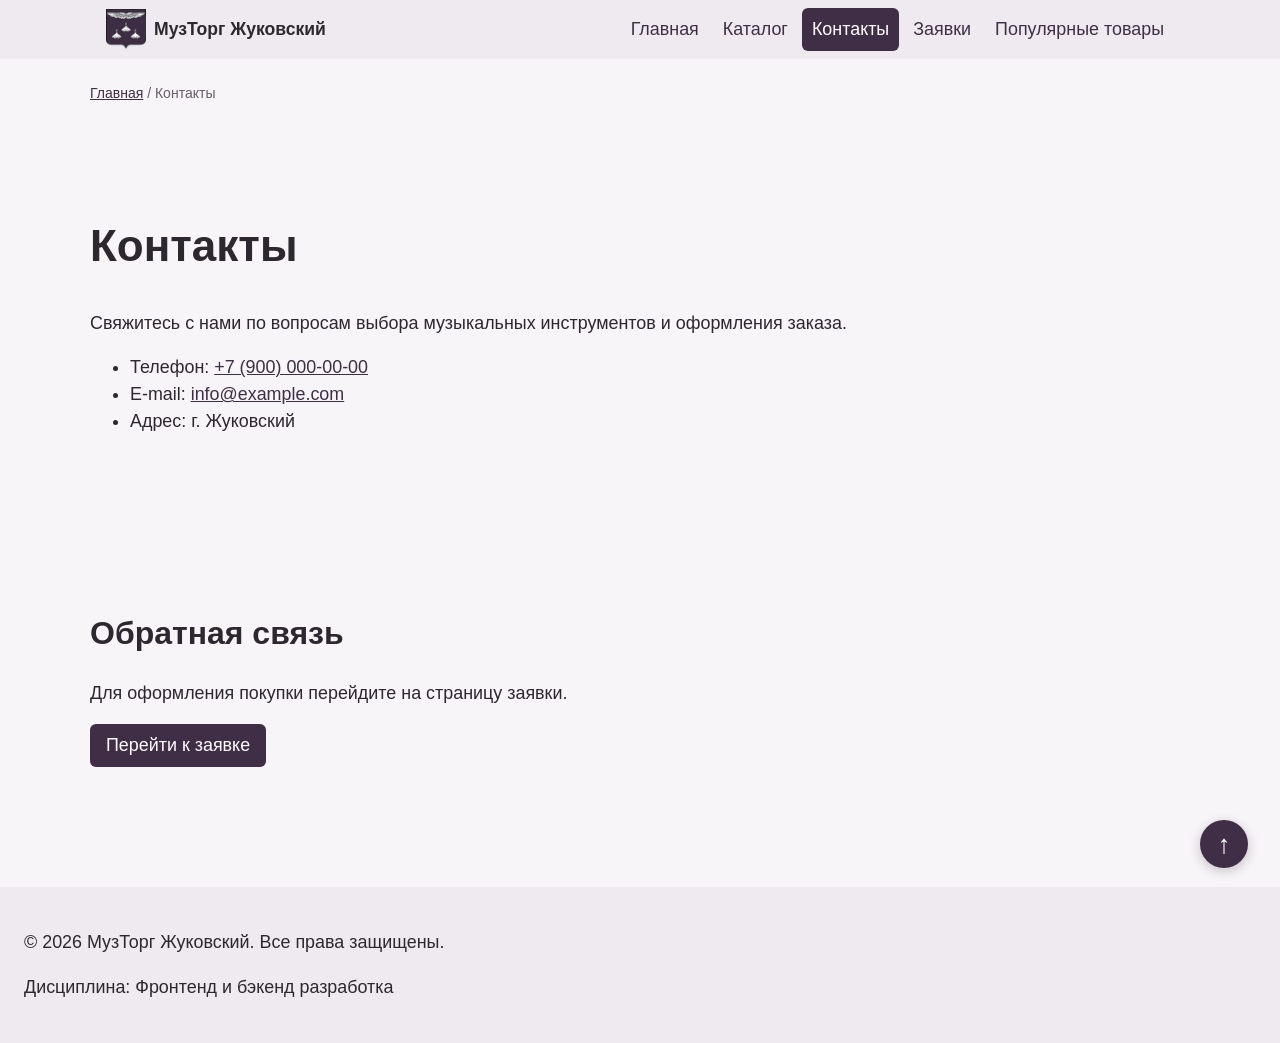
<file: contacts.html>
<!DOCTYPE html>
<html lang="ru">
<head>
  <meta charset="UTF-8">
  <meta name="viewport" content="width=device-width, initial-scale=1.0">
  <meta name="description" content="Контакты музыкального магазина МузТорг Жуковский.">
  <title>Контакты — МузТорг Жуковский</title>
  <link rel="stylesheet" href="css/style.css">
  <link rel="stylesheet" href="css/responsive.css">
  <meta property="og:type" content="website">
  <meta property="og:title" content="Контакты — МузТорг Жуковский">
  <meta property="og:description" content="Свяжитесь с магазином МузТорг в Жуковском.">
  <meta property="og:image" content="https://username.github.io/kr1-html-css-shop/images/preview.png">
</head>
<body id="top">
  <a class="skip-link" href="#main">Перейти к основному содержимому</a>
  <header class="site-header">
      <div class="site-header__inner">
        <img class="header--img__logo" src="images/image.png" alt="">
        <a class="site-header__logo" href="index.html">МузТорг Жуковский</a>
        <nav class="site-nav" aria-label="Основная навигация">
          <details class="site-nav__menu">
            <summary class="site-nav__toggle">Меню</summary>
            <ul class="site-nav__list">
            <li class="site-nav__item">
              <a class="site-nav__link" href="index.html">
                Главная
              </a>
            </li>
            <li class="site-nav__item">
              <a class="site-nav__link" href="catalog.html">Каталог</a>
            </li>
            <li class="site-nav__item">
              <a class="site-nav__link site-nav__link--active" href="contacts.html" aria-current="page">Контакты</a>
            </li>
            <li class="site-nav__item">
              <a class="site-nav__link" href="orders.html">Заявки</a>
            </li>
            <li class="site-nav__item">
              <a class="site-nav__link" href="index.html#popular">
                Популярные товары
              </a>
            </li>
            </ul>
          </details>
          <ul class="site-nav__desktop-list">
            <li class="site-nav__item"><a class="site-nav__link" href="index.html">Главная</a></li>
            <li class="site-nav__item"><a class="site-nav__link" href="catalog.html">Каталог</a></li>
            <li class="site-nav__item"><a class="site-nav__link site-nav__link--active" href="contacts.html" aria-current="page">Контакты</a></li>
            <li class="site-nav__item"><a class="site-nav__link" href="orders.html">Заявки</a></li>
            <li class="site-nav__item"><a class="site-nav__link" href="index.html#popular">Популярные товары</a></li>
          </ul>
        </nav>
      </div>
    </header>

  <main id="main" class="main">
    <nav class="breadcrumbs" aria-label="Хлебные крошки">
      <a class="breadcrumbs__link" href="index.html">Главная</a>
      <span class="breadcrumbs__current">Контакты</span>
    </nav>


    <section class="section">
      <h1>Контакты</h1>
      <p>
        Свяжитесь с нами по вопросам выбора музыкальных инструментов и оформления заказа.
      </p>

      <ul>
        <li>Телефон: <a href="tel:+79000000000">+7 (900) 000-00-00</a></li>
        <li>E-mail: <a href="mailto:info@example.com">info@example.com</a></li>
        <li>Адрес: г. Жуковский</li>
      </ul>
    </section>

    <section class="section" id="feedback">
      <h2>Обратная связь</h2>
      <p>
        Для оформления покупки перейдите на страницу заявки.
      </p>
      <a class="button" href="orders.html">Перейти к заявке</a>
    </section>
  </main>

  <footer class="site-footer">
    <p>&copy; 2026 МузТорг Жуковский. Все права защищены.</p>
    <p>Дисциплина: Фронтенд и бэкенд разработка</p>
  </footer>
  <a class="scroll-top" href="#top" aria-label="Наверх" title="Наверх">↑</a>
</body>
</html>
</file>
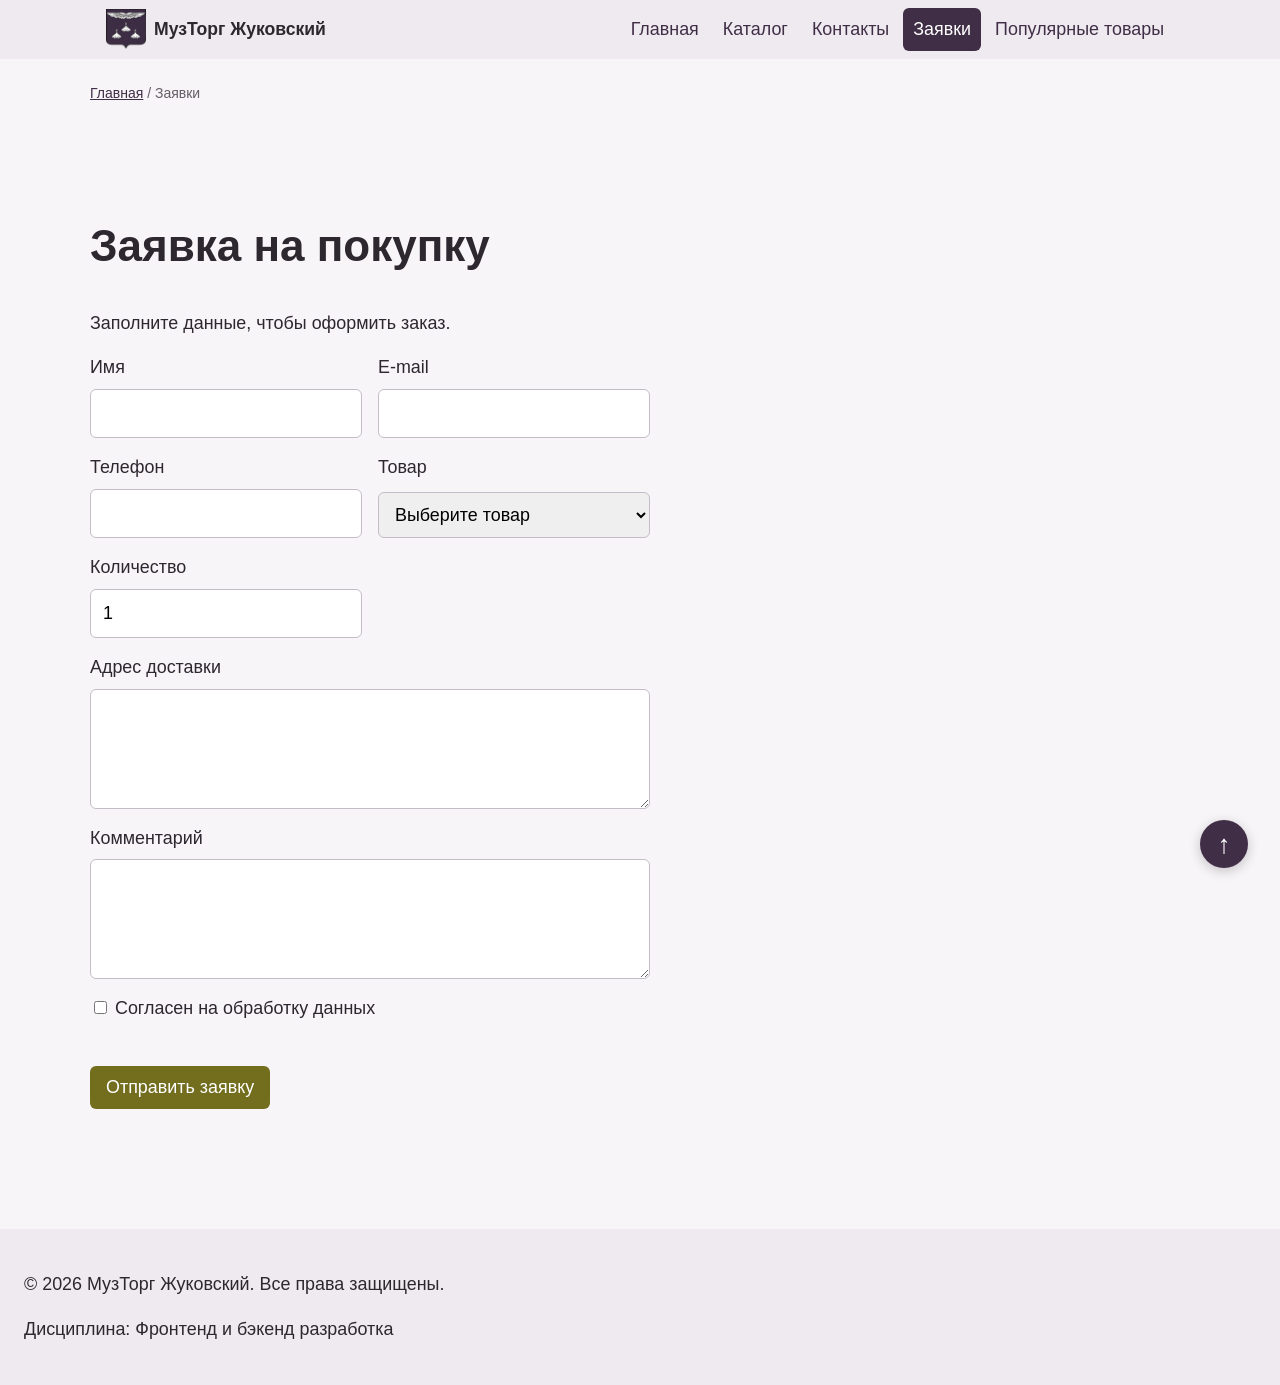
<file: orders.html>
<!DOCTYPE html>
<html lang="ru">
<head>
  <meta charset="UTF-8">
  <meta name="viewport" content="width=device-width, initial-scale=1.0">
  <meta name="description" content="Оформление заявки на покупку товара.">
  <title>Заявка на покупку — МузТорг Жуковский</title>
  <link rel="stylesheet" href="css/style.css">
  <link rel="stylesheet" href="css/responsive.css">
  <script src="js/main.js" defer></script>
</head>
<body id="top">
  <a class="skip-link" href="#main">Перейти к основному содержимому</a>
  <header class="site-header">
    <div class="site-header__inner">
      <img class="header--img__logo" src="images/image.png" alt="">
      <a class="site-header__logo" href="index.html">МузТорг Жуковский</a>
      <nav class="site-nav" aria-label="Основная навигация">
        <details class="site-nav__menu">
          <summary class="site-nav__toggle">Меню</summary>
          <ul class="site-nav__list">
          <li class="site-nav__item"><a class="site-nav__link" href="index.html">Главная</a></li>
          <li class="site-nav__item"><a class="site-nav__link" href="catalog.html">Каталог</a></li>
          <li class="site-nav__item"><a class="site-nav__link" href="contacts.html">Контакты</a></li>
                    <li class="site-nav__item"><a class="site-nav__link site-nav__link--active" href="orders.html" aria-current="page">Заявки</a></li>
          <li class="site-nav__item"><a class="site-nav__link" href="index.html#popular">Популярные товары</a></li>
          </ul>
        </details>
        <ul class="site-nav__desktop-list">
          <li class="site-nav__item"><a class="site-nav__link" href="index.html">Главная</a></li>
          <li class="site-nav__item"><a class="site-nav__link" href="catalog.html">Каталог</a></li>
          <li class="site-nav__item"><a class="site-nav__link" href="contacts.html">Контакты</a></li>
          <li class="site-nav__item"><a class="site-nav__link site-nav__link--active" href="orders.html" aria-current="page">Заявки</a></li>
          <li class="site-nav__item"><a class="site-nav__link" href="index.html#popular">Популярные товары</a></li>
        </ul>
      </nav>
    </div>
  </header>

  <main id="main" class="main">
    <nav class="breadcrumbs" aria-label="Хлебные крошки">
      <a class="breadcrumbs__link" href="index.html">Главная</a>
      <span class="breadcrumbs__current">Заявки</span>
    </nav>

    <section class="section order-page">
      <h1 class="order-page__title">Заявка на покупку</h1>
      <p class="order-page__description">Заполните данные, чтобы оформить заказ.</p>

      <form class="order-form order-page__form" id="purchase-order-form">
        <div class="order-form__field">
          <label class="order-form__label" for="customer-name">Имя</label>
          <input class="order-form__input" id="customer-name" name="name" type="text" minlength="2" autocomplete="name" required>
        </div>

        <div class="order-form__field">
          <label class="order-form__label" for="customer-email">E-mail</label>
          <input class="order-form__input" id="customer-email" name="email" type="email" autocomplete="email" required>
        </div>

        <div class="order-form__field">
          <label class="order-form__label" for="customer-phone">Телефон</label>
          <input class="order-form__input" id="customer-phone" name="phone" type="tel" autocomplete="tel" required>
        </div>

        <div class="order-form__field">
          <label class="order-form__label" for="order-product">Товар</label>
          <select class="order-form__select" id="order-product" name="product" required>
            <option value="">Выберите товар</option>
            <option value="behringer">Микшер Behringer — 10 000 руб.</option>
            <option value="shure">Микрофон Shure — 12 000 руб.</option>
            <option value="dj-controller">DJ-контроллер — 50 000 руб.</option>
          </select>
        </div>

        <div class="order-form__field">
          <label class="order-form__label" for="order-quantity">Количество</label>
          <input class="order-form__input" id="order-quantity" name="quantity" type="number" min="1" max="99" value="1" required>
        </div>

        <div class="order-form__field order-form__field--wide">
          <label class="order-form__label" for="delivery-address">Адрес доставки</label>
          <textarea class="order-form__textarea" id="delivery-address" name="address" rows="3" autocomplete="street-address" required></textarea>
        </div>

        <div class="order-form__field order-form__field--wide">
          <label class="order-form__label" for="order-comment">Комментарий</label>
          <textarea class="order-form__textarea" id="order-comment" name="comment" rows="3"></textarea>
        </div>

        <div class="order-form__field order-form__field--wide">
          <label class="order-form__label" for="order-agreement">
            <input id="order-agreement" name="agreement" type="checkbox" required>
            Согласен на обработку данных
          </label>
        </div>

        <div class="order-form__actions">
          <button class="button button--primary" type="submit">Отправить заявку</button>
        </div>
      </form>

      <p class="success-message" id="order-success" role="status" aria-live="polite" hidden></p>
    </section>
  </main>

  <footer class="site-footer">
    <p>&copy; 2026 МузТорг Жуковский. Все права защищены.</p>
    <p>Дисциплина: Фронтенд и бэкенд разработка</p>
  </footer>
  <a class="scroll-top" href="#top" aria-label="Наверх" title="Наверх">↑</a>
</body>
</html>
</file>
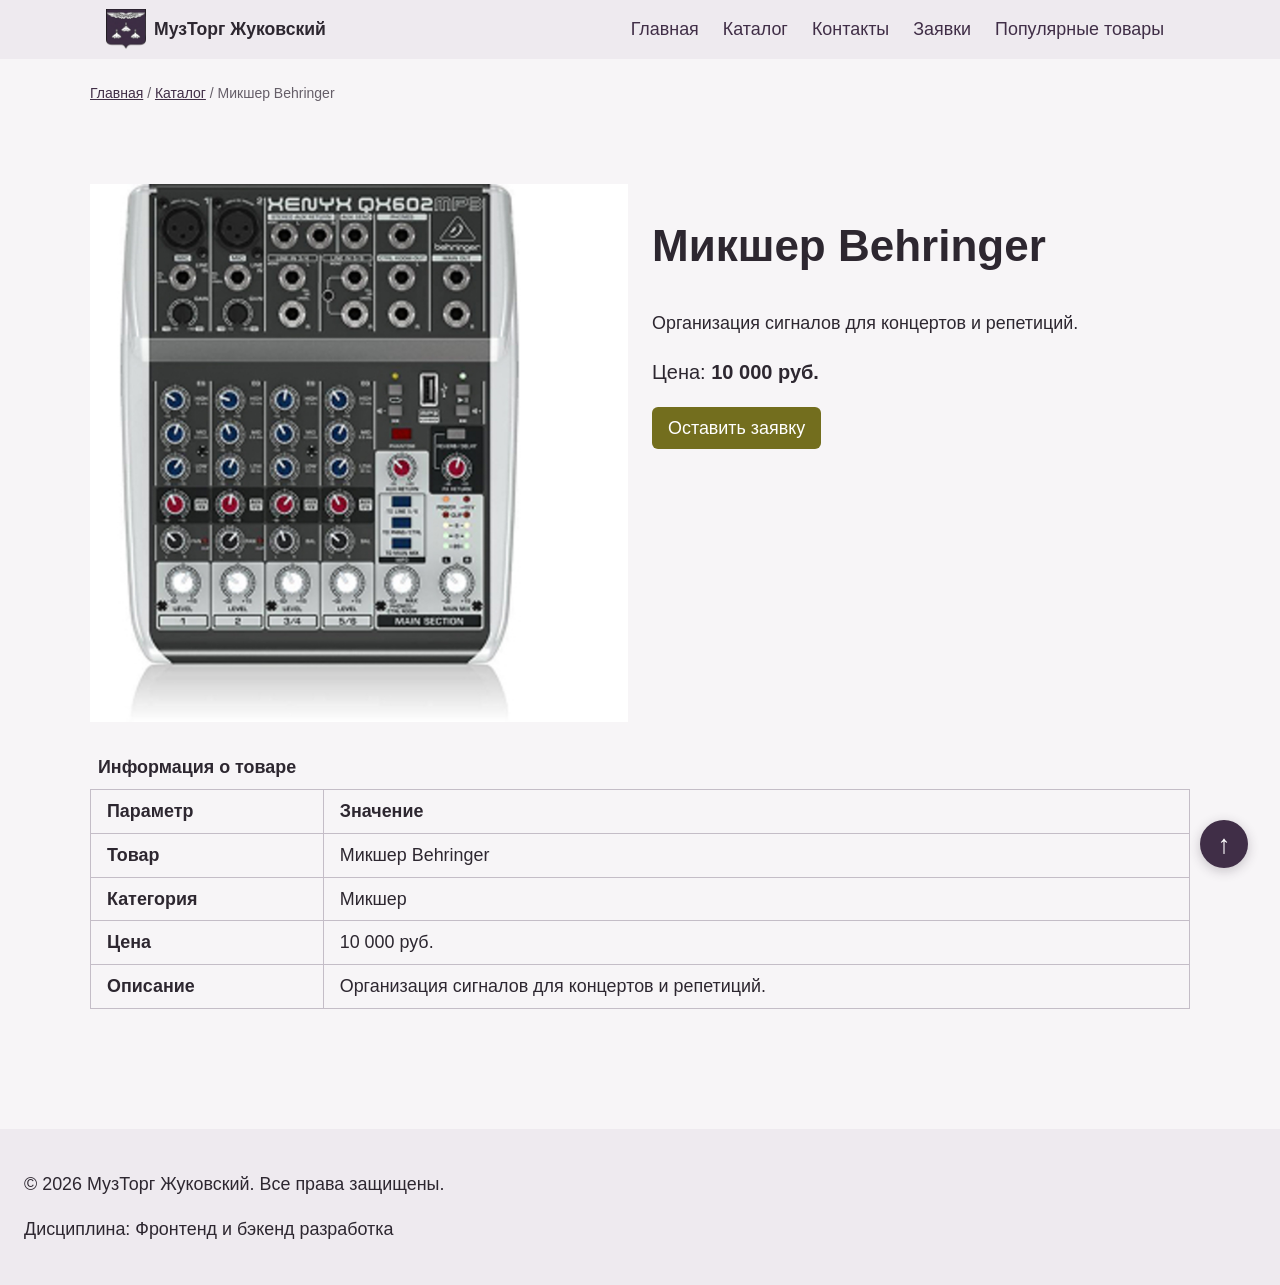
<file: product.html>
<!DOCTYPE html>
<html lang="ru">
<head>
  <meta charset="UTF-8">
  <meta name="viewport" content="width=device-width, initial-scale=1.0">
  <meta name="description" content="Информация о товаре магазина МузТорг Жуковский.">
  <title>Товар — МузТорг Жуковский</title>
  <link rel="stylesheet" href="css/style.css">
  <link rel="stylesheet" href="css/responsive.css">
  <script src="js/main.js" defer></script>
</head>
<body id="top">
  <a class="skip-link" href="#main">Перейти к основному содержимому</a>
  <header class="site-header">
    <div class="site-header__inner">
      <img class="header--img__logo" src="images/image.png" alt="">
      <a class="site-header__logo" href="index.html">МузТорг Жуковский</a>
      <nav class="site-nav" aria-label="Основная навигация">
        <details class="site-nav__menu">
          <summary class="site-nav__toggle">Меню</summary>
          <ul class="site-nav__list">
          <li class="site-nav__item"><a class="site-nav__link" href="index.html">Главная</a></li>
          <li class="site-nav__item"><a class="site-nav__link" href="catalog.html">Каталог</a></li>
          <li class="site-nav__item"><a class="site-nav__link" href="contacts.html">Контакты</a></li>
          <li class="site-nav__item"><a class="site-nav__link" href="orders.html">Заявки</a></li>
          <li class="site-nav__item"><a class="site-nav__link" href="index.html#popular">Популярные товары</a></li>
          </ul>
        </details>
        <ul class="site-nav__desktop-list">
          <li class="site-nav__item"><a class="site-nav__link" href="index.html">Главная</a></li>
          <li class="site-nav__item"><a class="site-nav__link" href="catalog.html">Каталог</a></li>
          <li class="site-nav__item"><a class="site-nav__link" href="contacts.html">Контакты</a></li>
          <li class="site-nav__item"><a class="site-nav__link" href="orders.html">Заявки</a></li>
          <li class="site-nav__item"><a class="site-nav__link" href="index.html#popular">Популярные товары</a></li>
        </ul>
      </nav>
    </div>
  </header>

  <main id="main" class="main">
    <nav class="breadcrumbs" aria-label="Хлебные крошки">
      <a class="breadcrumbs__link" href="index.html">Главная</a>
      <span aria-hidden="true"> / </span>
      <a class="breadcrumbs__link" href="catalog.html">Каталог</a>
      <span class="breadcrumbs__current" id="product-breadcrumb" aria-current="page">Микшер Behringer</span>
    </nav>

    <section class="section product-detail" id="product-detail">
      <div class="product-detail__media">
        <img
          class="product-detail__image"
          id="product-image"
          src="images/2rd7xauplracw0wc48kwkgg4s-2.jpg"
          alt="Микшер Behringer Xenyx QX602MP3"
          width="640"
          height="640"
        >
      </div>
      <div class="product-detail__content">
        <h1 id="product-title">Микшер Behringer</h1>
        <p id="product-description">Организация сигналов для концертов и репетиций.</p>
        <p class="product-detail__price">
          Цена: <strong id="product-price">10 000 руб.</strong>
        </p>
        <a class="button button--primary" id="product-order-link" href="orders.html?product=behringer">
          Оставить заявку
        </a>
      </div>

      <div class="table-wrapper">
        <table class="product-table">
          <caption>Информация о товаре</caption>
          <thead>
            <tr>
              <th scope="col">Параметр</th>
              <th scope="col">Значение</th>
            </tr>
          </thead>
          <tbody id="product-specifications">
            <tr><th scope="row">Модель</th><td>Behringer Xenyx QX602MP3</td></tr>
            <tr><th scope="row">Категория</th><td>Микшер</td></tr>
            <tr><th scope="row">Цена</th><td>10 000 руб.</td></tr>
            <tr><th scope="row">Описание</th><td>Организация сигналов для концертов и репетиций.</td></tr>
          </tbody>
        </table>
      </div>
    </section>

    <p class="product-not-found" id="product-not-found" role="alert" hidden>
      Такой товар не найден. Выберите товар в <a href="catalog.html">каталоге</a>.
    </p>
  </main>

  <footer class="site-footer">
    <p>&copy; 2026 МузТорг Жуковский. Все права защищены.</p>
    <p>Дисциплина: Фронтенд и бэкенд разработка</p>
  </footer>
  <a class="scroll-top" href="#top" aria-label="Наверх" title="Наверх">↑</a>
</body>
</html>
</file>
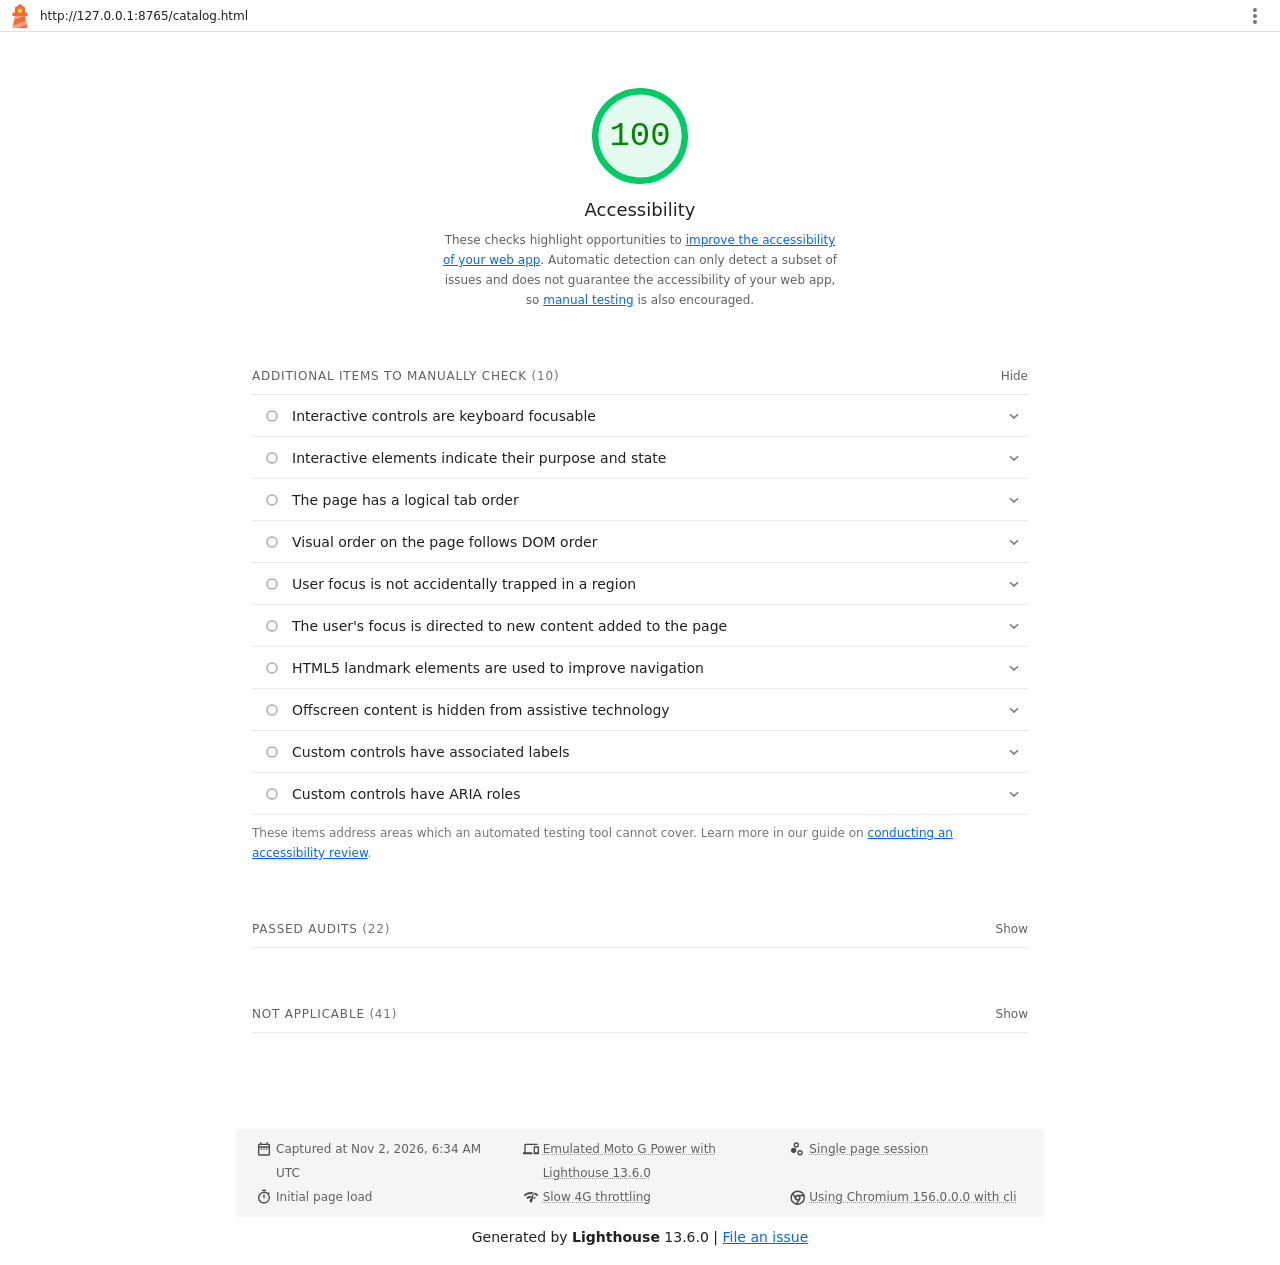
<file: lighthouse/catalog-accessibility.html>
<!--
@license
Copyright 2018 Google LLC
SPDX-License-Identifier: Apache-2.0
-->
<!doctype html>
<html lang="en">
<head>
  <meta charset="utf-8">
  <meta name="viewport" content="width=device-width, initial-scale=1, minimum-scale=1">
  <link rel="icon" href='data:image/svg+xml;utf8,<svg fill="none" xmlns="http://www.w3.org/2000/svg" viewBox="0 0 48 48"><path d="m14 7 10-7 10 7v10h5v7h-5l5 24H9l5-24H9v-7h5V7Z" fill="%23F63"/><path d="M31.561 24H14l-1.689 8.105L31.561 24ZM18.983 48H9l1.022-4.907L35.723 32.27l1.663 7.98L18.983 48Z" fill="%23FFA385"/><path fill="%23FF3" d="M20.5 10h7v7h-7z"/></svg>'>
  <title>Lighthouse Report</title>
  <style>body {margin: 0}</style>
</head>
<body>
  <noscript>Lighthouse report requires JavaScript. Please enable.</noscript>

  <div id="lh-log"></div>

  <script>window.__LIGHTHOUSE_JSON__ = {"lighthouseVersion":"13.6.0","requestedUrl":"http://127.0.0.1:8765/catalog.html","mainDocumentUrl":"http://127.0.0.1:8765/catalog.html","finalDisplayedUrl":"http://127.0.0.1:8765/catalog.html","finalUrl":"http://127.0.0.1:8765/catalog.html","fetchTime":"2026-11-02T06:34:41.138Z","gatherMode":"navigation","runWarnings":[],"userAgent":"Mozilla/5.0 (Macintosh; Intel Mac OS X 10_15_7) AppleWebKit/537.36 (KHTML, like Gecko) Chrome/156.0.0.0 Safari/537.36","environment":{"networkUserAgent":"Mozilla/5.0 (Linux; Android 11; moto g power (2022)) AppleWebKit/537.36 (KHTML, like Gecko) Chrome/156.0.0.0 Mobile Safari/537.36","hostUserAgent":"Mozilla/5.0 (Macintosh; Intel Mac OS X 10_15_7) AppleWebKit/537.36 (KHTML, like Gecko) Chrome/156.0.0.0 Safari/537.36","benchmarkIndex":1867,"credits":{"axe-core":"4.14.0"}},"audits":{"accesskeys":{"id":"accesskeys","title":"`[accesskey]` values are unique","description":"Access keys let users quickly focus a part of the page. For proper navigation, each access key must be unique. [Learn more about access keys](https://dequeuniversity.com/rules/axe/4.14/accesskeys).","score":null,"scoreDisplayMode":"notApplicable"},"aria-allowed-attr":{"id":"aria-allowed-attr","title":"`[aria-*]` attributes match their roles","description":"Each ARIA `role` supports a specific subset of `aria-*` attributes. Mismatching these invalidates the `aria-*` attributes. [Learn how to match ARIA attributes to their roles](https://dequeuniversity.com/rules/axe/4.14/aria-allowed-attr).","score":1,"scoreDisplayMode":"binary","details":{"type":"table","headings":[{"key":"node","valueType":"node","subItemsHeading":{"key":"relatedNode","valueType":"node"},"label":"Failing Elements"}],"items":[]}},"aria-allowed-role":{"id":"aria-allowed-role","title":"Uses ARIA roles only on compatible elements","description":"Many HTML elements can only be assigned certain ARIA roles. Using ARIA roles where they are not allowed can interfere with the accessibility of the web page. [Learn more about ARIA roles](https://dequeuniversity.com/rules/axe/4.14/aria-allowed-role).","score":null,"scoreDisplayMode":"notApplicable"},"aria-command-name":{"id":"aria-command-name","title":"`button`, `link`, and `menuitem` elements have accessible names","description":"When an element doesn't have an accessible name, screen readers announce it with a generic name, making it unusable for users who rely on screen readers. [Learn how to make command elements more accessible](https://dequeuniversity.com/rules/axe/4.14/aria-command-name).","score":null,"scoreDisplayMode":"notApplicable"},"aria-conditional-attr":{"id":"aria-conditional-attr","title":"ARIA attributes are used as specified for the element's role","description":"Some ARIA attributes are only allowed on an element under certain conditions. [Learn more about conditional ARIA attributes](https://dequeuniversity.com/rules/axe/4.14/aria-conditional-attr).","score":1,"scoreDisplayMode":"binary","details":{"type":"table","headings":[{"key":"node","valueType":"node","subItemsHeading":{"key":"relatedNode","valueType":"node"},"label":"Failing Elements"}],"items":[]}},"aria-deprecated-role":{"id":"aria-deprecated-role","title":"Deprecated ARIA roles were not used","description":"Deprecated ARIA roles may not be processed correctly by assistive technology. [Learn more about deprecated ARIA roles](https://dequeuniversity.com/rules/axe/4.14/aria-deprecated-role).","score":null,"scoreDisplayMode":"notApplicable"},"aria-dialog-name":{"id":"aria-dialog-name","title":"Elements with `role=\"dialog\"` or `role=\"alertdialog\"` have accessible names.","description":"ARIA dialog elements without accessible names may prevent screen readers users from discerning the purpose of these elements. [Learn how to make ARIA dialog elements more accessible](https://dequeuniversity.com/rules/axe/4.14/aria-dialog-name).","score":null,"scoreDisplayMode":"notApplicable"},"aria-hidden-body":{"id":"aria-hidden-body","title":"`[aria-hidden=\"true\"]` is not present on the document `\u003cbody>`","description":"Assistive technologies, like screen readers, work inconsistently when `aria-hidden=\"true\"` is set on the document `\u003cbody>`. [Learn how `aria-hidden` affects the document body](https://dequeuniversity.com/rules/axe/4.14/aria-hidden-body).","score":1,"scoreDisplayMode":"binary","details":{"type":"table","headings":[{"key":"node","valueType":"node","subItemsHeading":{"key":"relatedNode","valueType":"node"},"label":"Failing Elements"}],"items":[]}},"aria-hidden-focus":{"id":"aria-hidden-focus","title":"`[aria-hidden=\"true\"]` elements do not contain focusable descendents","description":"Focusable descendents within an `[aria-hidden=\"true\"]` element prevent those interactive elements from being available to users of assistive technologies like screen readers. [Learn how `aria-hidden` affects focusable elements](https://dequeuniversity.com/rules/axe/4.14/aria-hidden-focus).","score":null,"scoreDisplayMode":"notApplicable"},"aria-input-field-name":{"id":"aria-input-field-name","title":"ARIA input fields have accessible names","description":"When an input field doesn't have an accessible name, screen readers announce it with a generic name, making it unusable for users who rely on screen readers. [Learn more about input field labels](https://dequeuniversity.com/rules/axe/4.14/aria-input-field-name).","score":null,"scoreDisplayMode":"notApplicable"},"aria-meter-name":{"id":"aria-meter-name","title":"ARIA `meter` elements have accessible names","description":"When a meter element doesn't have an accessible name, screen readers announce it with a generic name, making it unusable for users who rely on screen readers. [Learn how to name `meter` elements](https://dequeuniversity.com/rules/axe/4.14/aria-meter-name).","score":null,"scoreDisplayMode":"notApplicable"},"aria-progressbar-name":{"id":"aria-progressbar-name","title":"ARIA `progressbar` elements have accessible names","description":"When a `progressbar` element doesn't have an accessible name, screen readers announce it with a generic name, making it unusable for users who rely on screen readers. [Learn how to label `progressbar` elements](https://dequeuniversity.com/rules/axe/4.14/aria-progressbar-name).","score":null,"scoreDisplayMode":"notApplicable"},"aria-prohibited-attr":{"id":"aria-prohibited-attr","title":"Elements use only permitted ARIA attributes","description":"Using ARIA attributes in roles where they are prohibited can mean that important information is not communicated to users of assistive technologies. [Learn more about prohibited ARIA roles](https://dequeuniversity.com/rules/axe/4.14/aria-prohibited-attr).","score":1,"scoreDisplayMode":"binary","details":{"type":"table","headings":[{"key":"node","valueType":"node","subItemsHeading":{"key":"relatedNode","valueType":"node"},"label":"Failing Elements"}],"items":[]}},"aria-required-attr":{"id":"aria-required-attr","title":"`[role]`s have all required `[aria-*]` attributes","description":"Some ARIA roles have required attributes that describe the state of the element to screen readers. [Learn more about roles and required attributes](https://dequeuniversity.com/rules/axe/4.14/aria-required-attr).","score":null,"scoreDisplayMode":"notApplicable"},"aria-required-children":{"id":"aria-required-children","title":"Elements with an ARIA `[role]` that require children to contain a specific `[role]` have all required children.","description":"Some ARIA parent roles must contain specific child roles to perform their intended accessibility functions. [Learn more about roles and required children elements](https://dequeuniversity.com/rules/axe/4.14/aria-required-children).","score":null,"scoreDisplayMode":"notApplicable"},"aria-required-parent":{"id":"aria-required-parent","title":"`[role]`s are contained by their required parent element","description":"Some ARIA child roles must be contained by specific parent roles to properly perform their intended accessibility functions. [Learn more about ARIA roles and required parent element](https://dequeuniversity.com/rules/axe/4.14/aria-required-parent).","score":null,"scoreDisplayMode":"notApplicable"},"aria-roles":{"id":"aria-roles","title":"`[role]` values are valid","description":"ARIA roles must have valid values in order to perform their intended accessibility functions. [Learn more about valid ARIA roles](https://dequeuniversity.com/rules/axe/4.14/aria-roles).","score":null,"scoreDisplayMode":"notApplicable"},"aria-text":{"id":"aria-text","title":"Elements with the `role=text` attribute do not have focusable descendents.","description":"Adding `role=text` around a text node split by markup enables VoiceOver to treat it as one phrase, but the element's focusable descendents will not be announced. [Learn more about the `role=text` attribute](https://dequeuniversity.com/rules/axe/4.14/aria-text).","score":null,"scoreDisplayMode":"notApplicable"},"aria-toggle-field-name":{"id":"aria-toggle-field-name","title":"ARIA toggle fields have accessible names","description":"When a toggle field doesn't have an accessible name, screen readers announce it with a generic name, making it unusable for users who rely on screen readers. [Learn more about toggle fields](https://dequeuniversity.com/rules/axe/4.14/aria-toggle-field-name).","score":null,"scoreDisplayMode":"notApplicable"},"aria-tooltip-name":{"id":"aria-tooltip-name","title":"ARIA `tooltip` elements have accessible names","description":"When a tooltip element doesn't have an accessible name, screen readers announce it with a generic name, making it unusable for users who rely on screen readers. [Learn how to name `tooltip` elements](https://dequeuniversity.com/rules/axe/4.14/aria-tooltip-name).","score":null,"scoreDisplayMode":"notApplicable"},"aria-treeitem-name":{"id":"aria-treeitem-name","title":"ARIA `treeitem` elements have accessible names","description":"When a `treeitem` element doesn't have an accessible name, screen readers announce it with a generic name, making it unusable for users who rely on screen readers. [Learn more about labeling `treeitem` elements](https://dequeuniversity.com/rules/axe/4.14/aria-treeitem-name).","score":null,"scoreDisplayMode":"notApplicable"},"aria-valid-attr-value":{"id":"aria-valid-attr-value","title":"`[aria-*]` attributes have valid values","description":"Assistive technologies, like screen readers, can't interpret ARIA attributes with invalid values. [Learn more about valid values for ARIA attributes](https://dequeuniversity.com/rules/axe/4.14/aria-valid-attr-value).","score":1,"scoreDisplayMode":"binary","details":{"type":"table","headings":[{"key":"node","valueType":"node","subItemsHeading":{"key":"relatedNode","valueType":"node"},"label":"Failing Elements"}],"items":[]}},"aria-valid-attr":{"id":"aria-valid-attr","title":"`[aria-*]` attributes are valid and not misspelled","description":"Assistive technologies, like screen readers, can't interpret ARIA attributes with invalid names. [Learn more about valid ARIA attributes](https://dequeuniversity.com/rules/axe/4.14/aria-valid-attr).","score":1,"scoreDisplayMode":"binary","details":{"type":"table","headings":[{"key":"node","valueType":"node","subItemsHeading":{"key":"relatedNode","valueType":"node"},"label":"Failing Elements"}],"items":[]}},"button-name":{"id":"button-name","title":"Buttons have an accessible name","description":"When a button doesn't have an accessible name, screen readers announce it as \"button\", making it unusable for users who rely on screen readers. [Learn how to make buttons more accessible](https://dequeuniversity.com/rules/axe/4.14/button-name).","score":1,"scoreDisplayMode":"binary","details":{"type":"table","headings":[{"key":"node","valueType":"node","subItemsHeading":{"key":"relatedNode","valueType":"node"},"label":"Failing Elements"}],"items":[]}},"bypass":{"id":"bypass","title":"The page contains a heading, skip link, or landmark region","description":"Adding ways to bypass repetitive content lets keyboard users navigate the page more efficiently. [Learn more about bypass blocks](https://dequeuniversity.com/rules/axe/4.14/bypass).","score":null,"scoreDisplayMode":"notApplicable"},"color-contrast":{"id":"color-contrast","title":"Background and foreground colors have a sufficient contrast ratio","description":"Low-contrast text is difficult or impossible for many users to read. [Learn how to provide sufficient color contrast](https://dequeuniversity.com/rules/axe/4.14/color-contrast).","score":1,"scoreDisplayMode":"binary","details":{"type":"table","headings":[{"key":"node","valueType":"node","subItemsHeading":{"key":"relatedNode","valueType":"node"},"label":"Failing Elements"}],"items":[]}},"definition-list":{"id":"definition-list","title":"`\u003cdl>`'s contain only properly-ordered `\u003cdt>` and `\u003cdd>` groups, `\u003cscript>`, `\u003ctemplate>` or `\u003cdiv>` elements.","description":"When definition lists are not properly marked up, screen readers may produce confusing or inaccurate output. [Learn how to structure definition lists correctly](https://dequeuniversity.com/rules/axe/4.14/definition-list).","score":null,"scoreDisplayMode":"notApplicable"},"dlitem":{"id":"dlitem","title":"Definition list items are wrapped in `\u003cdl>` elements","description":"Definition list items (`\u003cdt>` and `\u003cdd>`) must be wrapped in a parent `\u003cdl>` element to ensure that screen readers can properly announce them. [Learn how to structure definition lists correctly](https://dequeuniversity.com/rules/axe/4.14/dlitem).","score":null,"scoreDisplayMode":"notApplicable"},"document-title":{"id":"document-title","title":"Document has a `\u003ctitle>` element","description":"The title gives screen reader users an overview of the page, and search engine users rely on it heavily to determine if a page is relevant to their search. [Learn more about document titles](https://dequeuniversity.com/rules/axe/4.14/document-title).","score":1,"scoreDisplayMode":"binary","details":{"type":"table","headings":[{"key":"node","valueType":"node","subItemsHeading":{"key":"relatedNode","valueType":"node"},"label":"Failing Elements"}],"items":[]}},"duplicate-id-aria":{"id":"duplicate-id-aria","title":"ARIA IDs are unique","description":"The value of an ARIA ID must be unique to prevent other instances from being overlooked by assistive technologies. [Learn how to fix duplicate ARIA IDs](https://dequeuniversity.com/rules/axe/4.14/duplicate-id-aria).","score":null,"scoreDisplayMode":"notApplicable"},"empty-heading":{"id":"empty-heading","title":"All heading elements contain content.","description":"A heading with no content or inaccessible text prevent screen reader users from accessing information on the page's structure. [Learn more about headings](https://dequeuniversity.com/rules/axe/4.14/empty-heading).","score":null,"scoreDisplayMode":"notApplicable"},"form-field-multiple-labels":{"id":"form-field-multiple-labels","title":"No form fields have multiple labels","description":"Form fields with multiple labels can be confusingly announced by assistive technologies like screen readers which use either the first, the last, or all of the labels. [Learn how to use form labels](https://dequeuniversity.com/rules/axe/4.14/form-field-multiple-labels).","score":null,"scoreDisplayMode":"notApplicable"},"frame-title":{"id":"frame-title","title":"`\u003cframe>` or `\u003ciframe>` elements have a title","description":"Screen reader users rely on frame titles to describe the contents of frames. [Learn more about frame titles](https://dequeuniversity.com/rules/axe/4.14/frame-title).","score":null,"scoreDisplayMode":"notApplicable"},"heading-order":{"id":"heading-order","title":"Heading elements appear in a sequentially-descending order","description":"Properly ordered headings that do not skip levels convey the semantic structure of the page, making it easier to navigate and understand when using assistive technologies. [Learn more about heading order](https://dequeuniversity.com/rules/axe/4.14/heading-order).","score":1,"scoreDisplayMode":"binary","details":{"type":"table","headings":[{"key":"node","valueType":"node","subItemsHeading":{"key":"relatedNode","valueType":"node"},"label":"Failing Elements"}],"items":[]}},"html-has-lang":{"id":"html-has-lang","title":"`\u003chtml>` element has a `[lang]` attribute","description":"If a page doesn't specify a `lang` attribute, a screen reader assumes that the page is in the default language that the user chose when setting up the screen reader. If the page isn't actually in the default language, then the screen reader might not announce the page's text correctly. [Learn more about the `lang` attribute](https://dequeuniversity.com/rules/axe/4.14/html-has-lang).","score":1,"scoreDisplayMode":"binary","details":{"type":"table","headings":[{"key":"node","valueType":"node","subItemsHeading":{"key":"relatedNode","valueType":"node"},"label":"Failing Elements"}],"items":[]}},"html-lang-valid":{"id":"html-lang-valid","title":"`\u003chtml>` element has a valid value for its `[lang]` attribute","description":"Specifying a valid [BCP 47 language](https://www.w3.org/International/questions/qa-choosing-language-tags#question) helps screen readers announce text properly. [Learn how to use the `lang` attribute](https://dequeuniversity.com/rules/axe/4.14/html-lang-valid).","score":1,"scoreDisplayMode":"binary","details":{"type":"table","headings":[{"key":"node","valueType":"node","subItemsHeading":{"key":"relatedNode","valueType":"node"},"label":"Failing Elements"}],"items":[]}},"html-xml-lang-mismatch":{"id":"html-xml-lang-mismatch","title":"`\u003chtml>` element has an `[xml:lang]` attribute with the same base language as the `[lang]` attribute.","description":"If the webpage does not specify a consistent language, then the screen reader might not announce the page's text correctly. [Learn more about the `lang` attribute](https://dequeuniversity.com/rules/axe/4.14/html-xml-lang-mismatch).","score":null,"scoreDisplayMode":"notApplicable"},"identical-links-same-purpose":{"id":"identical-links-same-purpose","title":"Identical links have the same purpose.","description":"Links with the same destination should have the same description, to help users understand the link's purpose and decide whether to follow it. [Learn more about identical links](https://dequeuniversity.com/rules/axe/4.14/identical-links-same-purpose).","score":null,"scoreDisplayMode":"notApplicable"},"image-alt":{"id":"image-alt","title":"Image elements have `[alt]` attributes","description":"Informative elements should aim for short, descriptive alternate text. Decorative elements can be ignored with an empty alt attribute. [Learn more about the `alt` attribute](https://dequeuniversity.com/rules/axe/4.14/image-alt).","score":1,"scoreDisplayMode":"binary","details":{"type":"table","headings":[{"key":"node","valueType":"node","subItemsHeading":{"key":"relatedNode","valueType":"node"},"label":"Failing Elements"}],"items":[]}},"image-redundant-alt":{"id":"image-redundant-alt","title":"Image elements do not have `[alt]` attributes that are redundant text.","description":"Informative elements should aim for short, descriptive alternative text. Alternative text that is exactly the same as the text adjacent to the link or image is potentially confusing for screen reader users, because the text will be read twice. [Learn more about the `alt` attribute](https://dequeuniversity.com/rules/axe/4.14/image-redundant-alt).","score":null,"scoreDisplayMode":"notApplicable"},"input-button-name":{"id":"input-button-name","title":"Input buttons have discernible text.","description":"Adding discernable and accessible text to input buttons may help screen reader users understand the purpose of the input button. [Learn more about input buttons](https://dequeuniversity.com/rules/axe/4.14/input-button-name).","score":null,"scoreDisplayMode":"notApplicable"},"input-image-alt":{"id":"input-image-alt","title":"`\u003cinput type=\"image\">` elements have `[alt]` text","description":"When an image is being used as an `\u003cinput>` button, providing alternative text can help screen reader users understand the purpose of the button. [Learn about input image alt text](https://dequeuniversity.com/rules/axe/4.14/input-image-alt).","score":null,"scoreDisplayMode":"notApplicable"},"label-content-name-mismatch":{"id":"label-content-name-mismatch","title":"Elements with visible text labels have matching accessible names.","description":"Visible text labels that do not match the accessible name can result in a confusing experience for screen reader users. [Learn more about accessible names](https://dequeuniversity.com/rules/axe/4.14/label-content-name-mismatch).","score":1,"scoreDisplayMode":"binary","details":{"type":"table","headings":[{"key":"node","valueType":"node","subItemsHeading":{"key":"relatedNode","valueType":"node"},"label":"Failing Elements"}],"items":[]}},"label":{"id":"label","title":"Form elements have associated labels","description":"Labels ensure that form controls are announced properly by assistive technologies, like screen readers. [Learn more about form element labels](https://dequeuniversity.com/rules/axe/4.14/label).","score":1,"scoreDisplayMode":"binary","details":{"type":"table","headings":[{"key":"node","valueType":"node","subItemsHeading":{"key":"relatedNode","valueType":"node"},"label":"Failing Elements"}],"items":[]}},"landmark-one-main":{"id":"landmark-one-main","title":"Document has a main landmark.","description":"One main landmark helps screen reader users navigate a web page. [Learn more about landmarks](https://dequeuniversity.com/rules/axe/4.14/landmark-one-main).","score":1,"scoreDisplayMode":"binary","details":{"type":"table","headings":[{"key":"node","valueType":"node","subItemsHeading":{"key":"relatedNode","valueType":"node"},"label":"Failing Elements"}],"items":[]}},"link-name":{"id":"link-name","title":"Links have a discernible name","description":"Link text (and alternate text for images, when used as links) that is discernible, unique, and focusable improves the navigation experience for screen reader users. [Learn how to make links accessible](https://dequeuniversity.com/rules/axe/4.14/link-name).","score":1,"scoreDisplayMode":"binary","details":{"type":"table","headings":[{"key":"node","valueType":"node","subItemsHeading":{"key":"relatedNode","valueType":"node"},"label":"Failing Elements"}],"items":[]}},"link-in-text-block":{"id":"link-in-text-block","title":"Links are distinguishable without relying on color.","description":"Low-contrast text is difficult or impossible for many users to read. Link text that is discernible improves the experience for users with low vision. [Learn how to make links distinguishable](https://dequeuniversity.com/rules/axe/4.14/link-in-text-block).","score":null,"scoreDisplayMode":"notApplicable"},"list":{"id":"list","title":"Lists contain only `\u003cli>` elements and script supporting elements (`\u003cscript>` and `\u003ctemplate>`).","description":"Screen readers have a specific way of announcing lists. Ensuring proper list structure aids screen reader output. [Learn more about proper list structure](https://dequeuniversity.com/rules/axe/4.14/list).","score":1,"scoreDisplayMode":"binary","details":{"type":"table","headings":[{"key":"node","valueType":"node","subItemsHeading":{"key":"relatedNode","valueType":"node"},"label":"Failing Elements"}],"items":[]}},"listitem":{"id":"listitem","title":"List items (`\u003cli>`) are contained within `\u003cul>`, `\u003col>` or `\u003cmenu>` parent elements","description":"Screen readers require list items (`\u003cli>`) to be contained within a parent `\u003cul>`, `\u003col>` or `\u003cmenu>` to be announced properly. [Learn more about proper list structure](https://dequeuniversity.com/rules/axe/4.14/listitem).","score":1,"scoreDisplayMode":"binary","details":{"type":"table","headings":[{"key":"node","valueType":"node","subItemsHeading":{"key":"relatedNode","valueType":"node"},"label":"Failing Elements"}],"items":[]}},"meta-refresh":{"id":"meta-refresh","title":"The document does not use `\u003cmeta http-equiv=\"refresh\">`","description":"Users do not expect a page to refresh automatically, and doing so will move focus back to the top of the page. This may create a frustrating or confusing experience. [Learn more about the refresh meta tag](https://dequeuniversity.com/rules/axe/4.14/meta-refresh).","score":null,"scoreDisplayMode":"notApplicable"},"meta-viewport":{"id":"meta-viewport","title":"`[user-scalable=\"no\"]` is not used in the `\u003cmeta name=\"viewport\">` element and the `[maximum-scale]` attribute is not less than 5.","description":"Disabling zooming is problematic for users with low vision who rely on screen magnification to properly see the contents of a web page. [Learn more about the viewport meta tag](https://dequeuniversity.com/rules/axe/4.14/meta-viewport).","score":1,"scoreDisplayMode":"binary","details":{"type":"table","headings":[{"key":"node","valueType":"node","subItemsHeading":{"key":"relatedNode","valueType":"node"},"label":"Failing Elements"}],"items":[]}},"object-alt":{"id":"object-alt","title":"`\u003cobject>` elements have alternate text","description":"Screen readers cannot translate non-text content. Adding alternate text to `\u003cobject>` elements helps screen readers convey meaning to users. [Learn more about alt text for `object` elements](https://dequeuniversity.com/rules/axe/4.14/object-alt).","score":null,"scoreDisplayMode":"notApplicable"},"select-name":{"id":"select-name","title":"Select elements have associated label elements.","description":"Form elements without effective labels can create frustrating experiences for screen reader users. [Learn more about the `select` element](https://dequeuniversity.com/rules/axe/4.14/select-name).","score":null,"scoreDisplayMode":"notApplicable"},"skip-link":{"id":"skip-link","title":"Skip links are focusable.","description":"Including a skip link can help users skip to the main content to save time. [Learn more about skip links](https://dequeuniversity.com/rules/axe/4.14/skip-link).","score":1,"scoreDisplayMode":"binary","details":{"type":"table","headings":[{"key":"node","valueType":"node","subItemsHeading":{"key":"relatedNode","valueType":"node"},"label":"Failing Elements"}],"items":[]}},"tabindex":{"id":"tabindex","title":"No element has a `[tabindex]` value greater than 0","description":"A value greater than 0 implies an explicit navigation ordering. Although technically valid, this often creates frustrating experiences for users who rely on assistive technologies. [Learn more about the `tabindex` attribute](https://dequeuniversity.com/rules/axe/4.14/tabindex).","score":null,"scoreDisplayMode":"notApplicable"},"table-duplicate-name":{"id":"table-duplicate-name","title":"Tables have different content in the summary attribute and `\u003ccaption>`.","description":"The summary attribute should describe the table structure, while `\u003ccaption>` should have the onscreen title. Accurate table mark-up helps users of screen readers. [Learn more about summary and caption](https://dequeuniversity.com/rules/axe/4.14/table-duplicate-name).","score":null,"scoreDisplayMode":"notApplicable"},"table-fake-caption":{"id":"table-fake-caption","title":"Tables use `\u003ccaption>` instead of cells with the `[colspan]` attribute to indicate a caption.","description":"Screen readers have features to make navigating tables easier. Ensuring that tables use the actual caption element instead of cells with the `[colspan]` attribute may improve the experience for screen reader users. [Learn more about captions](https://dequeuniversity.com/rules/axe/4.14/table-fake-caption).","score":null,"scoreDisplayMode":"notApplicable"},"target-size":{"id":"target-size","title":"Touch targets have sufficient size and spacing.","description":"Touch targets with sufficient size and spacing help users who may have difficulty targeting small controls to activate the targets. [Learn more about touch targets](https://dequeuniversity.com/rules/axe/4.14/target-size).","score":1,"scoreDisplayMode":"binary","details":{"type":"table","headings":[{"key":"node","valueType":"node","subItemsHeading":{"key":"relatedNode","valueType":"node"},"label":"Failing Elements"}],"items":[]}},"td-has-header":{"id":"td-has-header","title":"`\u003ctd>` elements in a large `\u003ctable>` have one or more table headers.","description":"Screen readers have features to make navigating tables easier. Ensuring that `\u003ctd>` elements in a large table (3 or more cells in width and height) have an associated table header may improve the experience for screen reader users. [Learn more about table headers](https://dequeuniversity.com/rules/axe/4.14/td-has-header).","score":null,"scoreDisplayMode":"notApplicable"},"td-headers-attr":{"id":"td-headers-attr","title":"Cells in a `\u003ctable>` element that use the `[headers]` attribute refer to table cells within the same table.","description":"Screen readers have features to make navigating tables easier. Ensuring `\u003ctd>` cells using the `[headers]` attribute only refer to other cells in the same table may improve the experience for screen reader users. [Learn more about the `headers` attribute](https://dequeuniversity.com/rules/axe/4.14/td-headers-attr).","score":null,"scoreDisplayMode":"notApplicable"},"th-has-data-cells":{"id":"th-has-data-cells","title":"`\u003cth>` elements and elements with `[role=\"columnheader\"/\"rowheader\"]` have data cells they describe.","description":"Screen readers have features to make navigating tables easier. Ensuring table headers always refer to some set of cells may improve the experience for screen reader users. [Learn more about table headers](https://dequeuniversity.com/rules/axe/4.14/th-has-data-cells).","score":null,"scoreDisplayMode":"notApplicable"},"valid-lang":{"id":"valid-lang","title":"`[lang]` attributes have a valid value","description":"Specifying a valid [BCP 47 language](https://www.w3.org/International/questions/qa-choosing-language-tags#question) on elements helps ensure that text is pronounced correctly by a screen reader. [Learn how to use the `lang` attribute](https://dequeuniversity.com/rules/axe/4.14/valid-lang).","score":null,"scoreDisplayMode":"notApplicable"},"video-caption":{"id":"video-caption","title":"`\u003cvideo>` elements contain a `\u003ctrack>` element with `[kind=\"captions\"]`","description":"When a video provides a caption it is easier for deaf and hearing impaired users to access its information. [Learn more about video captions](https://dequeuniversity.com/rules/axe/4.14/video-caption).","score":null,"scoreDisplayMode":"notApplicable"},"custom-controls-labels":{"id":"custom-controls-labels","title":"Custom controls have associated labels","description":"Custom interactive controls have associated labels, provided by aria-label or aria-labelledby. [Learn more about custom controls and labels](https://developer.chrome.com/docs/lighthouse/accessibility/custom-controls-labels/).","score":null,"scoreDisplayMode":"manual"},"custom-controls-roles":{"id":"custom-controls-roles","title":"Custom controls have ARIA roles","description":"Custom interactive controls have appropriate ARIA roles. [Learn how to add roles to custom controls](https://developer.chrome.com/docs/lighthouse/accessibility/custom-control-roles/).","score":null,"scoreDisplayMode":"manual"},"focus-traps":{"id":"focus-traps","title":"User focus is not accidentally trapped in a region","description":"A user can tab into and out of any control or region without accidentally trapping their focus. [Learn how to avoid focus traps](https://developer.chrome.com/docs/lighthouse/accessibility/focus-traps/).","score":null,"scoreDisplayMode":"manual"},"focusable-controls":{"id":"focusable-controls","title":"Interactive controls are keyboard focusable","description":"Custom interactive controls are keyboard focusable and display a focus indicator. [Learn how to make custom controls focusable](https://developer.chrome.com/docs/lighthouse/accessibility/focusable-controls/).","score":null,"scoreDisplayMode":"manual"},"interactive-element-affordance":{"id":"interactive-element-affordance","title":"Interactive elements indicate their purpose and state","description":"Interactive elements, such as links and buttons, should indicate their state and be distinguishable from non-interactive elements. [Learn how to decorate interactive elements with affordance hints](https://developer.chrome.com/docs/lighthouse/accessibility/interactive-element-affordance/).","score":null,"scoreDisplayMode":"manual"},"logical-tab-order":{"id":"logical-tab-order","title":"The page has a logical tab order","description":"Tabbing through the page follows the visual layout. Users cannot focus elements that are offscreen. [Learn more about logical tab ordering](https://developer.chrome.com/docs/lighthouse/accessibility/logical-tab-order/).","score":null,"scoreDisplayMode":"manual"},"managed-focus":{"id":"managed-focus","title":"The user's focus is directed to new content added to the page","description":"If new content, such as a dialog, is added to the page, the user's focus is directed to it. [Learn how to direct focus to new content](https://developer.chrome.com/docs/lighthouse/accessibility/managed-focus/).","score":null,"scoreDisplayMode":"manual"},"offscreen-content-hidden":{"id":"offscreen-content-hidden","title":"Offscreen content is hidden from assistive technology","description":"Offscreen content is hidden with display: none or aria-hidden=true. [Learn how to properly hide offscreen content](https://developer.chrome.com/docs/lighthouse/accessibility/offscreen-content-hidden/).","score":null,"scoreDisplayMode":"manual"},"use-landmarks":{"id":"use-landmarks","title":"HTML5 landmark elements are used to improve navigation","description":"Landmark elements (`\u003cmain>`, `\u003cnav>`, etc.) are used to improve the keyboard navigation of the page for assistive technology. [Learn more about landmark elements](https://developer.chrome.com/docs/lighthouse/accessibility/use-landmarks/).","score":null,"scoreDisplayMode":"manual"},"visual-order-follows-dom":{"id":"visual-order-follows-dom","title":"Visual order on the page follows DOM order","description":"DOM order matches the visual order, improving navigation for assistive technology. [Learn more about DOM and visual ordering](https://developer.chrome.com/docs/lighthouse/accessibility/visual-order-follows-dom/).","score":null,"scoreDisplayMode":"manual"},"autocomplete-valid":{"id":"autocomplete-valid","title":"`autocomplete` attributes are used correctly","description":"The `autocomplete` attribute values must be valid and correctly applied for screen readers to function correctly. [Learn more about valid autocomplete values](https://dequeuniversity.com/rules/axe/4.14/autocomplete-valid).","score":null,"scoreDisplayMode":"notApplicable"},"presentation-role-conflict":{"id":"presentation-role-conflict","title":"Elements with `role=\"none\"` or `role=\"presentation\"` do not have conflicts","description":"There are certain cases where the semantic role of an element with `role=\"none\"` or `role=\"presentation\"` does not resolve to none or presentation. To ensure the element remains removed from the accessibility tree, you should not add any global ARIA attributes to the element or make it focusable. [Learn more about presentation role conflict](https://dequeuniversity.com/rules/axe/4.14/presentation-role-conflict).","score":1,"scoreDisplayMode":"binary","details":{"type":"table","headings":[{"key":"node","valueType":"node","subItemsHeading":{"key":"relatedNode","valueType":"node"},"label":"Failing Elements"}],"items":[]}},"svg-img-alt":{"id":"svg-img-alt","title":"SVG elements with an `img` role have an accessible text alternative","description":"Ensures SVG elements with an `img`, `graphics-document` or `graphics-symbol` role have an accessible text alternative. [Learn more about SVG alt text](https://dequeuniversity.com/rules/axe/4.14/svg-img-alt).","score":null,"scoreDisplayMode":"notApplicable"}},"configSettings":{"output":["html"],"maxWaitForFcp":30000,"maxWaitForLoad":45000,"pauseAfterFcpMs":1000,"pauseAfterLoadMs":1000,"networkQuietThresholdMs":1000,"cpuQuietThresholdMs":1000,"formFactor":"mobile","throttling":{"rttMs":150,"throughputKbps":1638.4,"requestLatencyMs":562.5,"downloadThroughputKbps":1474.5600000000002,"uploadThroughputKbps":675,"cpuSlowdownMultiplier":4},"throttlingMethod":"simulate","screenEmulation":{"mobile":true,"width":412,"height":823,"deviceScaleFactor":1.75,"disabled":false},"emulatedUserAgent":"Mozilla/5.0 (Linux; Android 11; moto g power (2022)) AppleWebKit/537.36 (KHTML, like Gecko) Chrome/136.0.0.0 Mobile Safari/537.36","auditMode":false,"gatherMode":false,"clearStorageTypes":["file_systems","shader_cache","service_workers","cache_storage"],"disableStorageReset":false,"debugNavigation":false,"channel":"cli","usePassiveGathering":false,"disableFullPageScreenshot":false,"skipAboutBlank":false,"blankPage":"about:blank","ignoreStatusCode":false,"locale":"en-US","blockedUrlPatterns":null,"additionalTraceCategories":null,"extraHeaders":null,"precomputedLanternData":null,"onlyAudits":null,"onlyCategories":["accessibility"],"skipAudits":null},"categories":{"accessibility":{"title":"Accessibility","description":"These checks highlight opportunities to [improve the accessibility of your web app](https://developer.chrome.com/docs/lighthouse/accessibility/). Automatic detection can only detect a subset of issues and does not guarantee the accessibility of your web app, so [manual testing](https://web.dev/articles/how-to-review) is also encouraged.","manualDescription":"These items address areas which an automated testing tool cannot cover. Learn more in our guide on [conducting an accessibility review](https://web.dev/articles/how-to-review).","supportedModes":["navigation","snapshot"],"auditRefs":[{"id":"accesskeys","weight":0,"group":"a11y-navigation"},{"id":"aria-allowed-attr","weight":10,"group":"a11y-aria"},{"id":"aria-command-name","weight":0,"group":"a11y-aria"},{"id":"aria-conditional-attr","weight":7,"group":"a11y-aria"},{"id":"aria-deprecated-role","weight":0,"group":"a11y-aria"},{"id":"aria-dialog-name","weight":0,"group":"a11y-aria"},{"id":"aria-hidden-body","weight":10,"group":"a11y-aria"},{"id":"aria-hidden-focus","weight":0,"group":"a11y-aria"},{"id":"aria-input-field-name","weight":0,"group":"a11y-aria"},{"id":"aria-meter-name","weight":0,"group":"a11y-aria"},{"id":"aria-progressbar-name","weight":0,"group":"a11y-aria"},{"id":"aria-prohibited-attr","weight":7,"group":"a11y-aria"},{"id":"aria-required-attr","weight":0,"group":"a11y-aria"},{"id":"aria-required-children","weight":0,"group":"a11y-aria"},{"id":"aria-required-parent","weight":0,"group":"a11y-aria"},{"id":"aria-roles","weight":0,"group":"a11y-aria"},{"id":"aria-text","weight":0,"group":"a11y-aria"},{"id":"aria-toggle-field-name","weight":0,"group":"a11y-aria"},{"id":"aria-tooltip-name","weight":0,"group":"a11y-aria"},{"id":"aria-treeitem-name","weight":0,"group":"a11y-aria"},{"id":"aria-valid-attr-value","weight":10,"group":"a11y-aria"},{"id":"aria-valid-attr","weight":10,"group":"a11y-aria"},{"id":"button-name","weight":10,"group":"a11y-names-labels"},{"id":"bypass","weight":0,"group":"a11y-navigation"},{"id":"color-contrast","weight":7,"group":"a11y-color-contrast"},{"id":"definition-list","weight":0,"group":"a11y-tables-lists"},{"id":"dlitem","weight":0,"group":"a11y-tables-lists"},{"id":"document-title","weight":7,"group":"a11y-names-labels"},{"id":"duplicate-id-aria","weight":0,"group":"a11y-aria"},{"id":"form-field-multiple-labels","weight":0,"group":"a11y-names-labels"},{"id":"frame-title","weight":0,"group":"a11y-names-labels"},{"id":"heading-order","weight":3,"group":"a11y-navigation"},{"id":"html-has-lang","weight":7,"group":"a11y-language"},{"id":"html-lang-valid","weight":7,"group":"a11y-language"},{"id":"html-xml-lang-mismatch","weight":0,"group":"a11y-language"},{"id":"image-alt","weight":10,"group":"a11y-names-labels"},{"id":"input-button-name","weight":0,"group":"a11y-names-labels"},{"id":"input-image-alt","weight":0,"group":"a11y-names-labels"},{"id":"label","weight":10,"group":"a11y-names-labels"},{"id":"link-in-text-block","weight":0,"group":"a11y-color-contrast"},{"id":"link-name","weight":7,"group":"a11y-names-labels"},{"id":"list","weight":7,"group":"a11y-tables-lists"},{"id":"listitem","weight":7,"group":"a11y-tables-lists"},{"id":"meta-refresh","weight":0,"group":"a11y-best-practices"},{"id":"meta-viewport","weight":10,"group":"a11y-best-practices"},{"id":"object-alt","weight":0,"group":"a11y-names-labels"},{"id":"select-name","weight":0,"group":"a11y-names-labels"},{"id":"skip-link","weight":3,"group":"a11y-names-labels"},{"id":"tabindex","weight":0,"group":"a11y-navigation"},{"id":"target-size","weight":7,"group":"a11y-best-practices"},{"id":"td-headers-attr","weight":0,"group":"a11y-tables-lists"},{"id":"th-has-data-cells","weight":0,"group":"a11y-tables-lists"},{"id":"valid-lang","weight":0,"group":"a11y-language"},{"id":"video-caption","weight":0,"group":"a11y-audio-video"},{"id":"landmark-one-main","weight":3,"group":"a11y-best-practices"},{"id":"autocomplete-valid","weight":0,"group":"a11y-best-practices"},{"id":"presentation-role-conflict","weight":1,"group":"a11y-best-practices"},{"id":"svg-img-alt","weight":0,"group":"a11y-best-practices"},{"id":"focusable-controls","weight":0},{"id":"interactive-element-affordance","weight":0},{"id":"logical-tab-order","weight":0},{"id":"visual-order-follows-dom","weight":0},{"id":"focus-traps","weight":0},{"id":"managed-focus","weight":0},{"id":"use-landmarks","weight":0},{"id":"offscreen-content-hidden","weight":0},{"id":"custom-controls-labels","weight":0},{"id":"custom-controls-roles","weight":0},{"id":"table-duplicate-name","weight":0,"group":"a11y-best-practices"},{"id":"empty-heading","weight":0,"group":"a11y-best-practices"},{"id":"aria-allowed-role","weight":0,"group":"a11y-best-practices"},{"id":"image-redundant-alt","weight":0,"group":"a11y-names-labels"},{"id":"identical-links-same-purpose","weight":0,"group":"a11y-best-practices"},{"id":"label-content-name-mismatch","weight":0,"group":"hidden"},{"id":"table-fake-caption","weight":0,"group":"hidden"},{"id":"td-has-header","weight":0,"group":"hidden"}],"id":"accessibility","score":1}},"categoryGroups":{"metrics":{"title":"Metrics"},"insights":{"title":"Insights","description":"These insights are also available in the Chrome DevTools Performance Panel - [record a trace](https://developer.chrome.com/docs/devtools/performance/reference) to view more detailed information."},"diagnostics":{"title":"Diagnostics","description":"More information about the performance of your application. These numbers don't [directly affect](https://developer.chrome.com/docs/lighthouse/performance/performance-scoring/) the Performance score."},"a11y-best-practices":{"title":"Best practices","description":"These items highlight common accessibility best practices."},"a11y-color-contrast":{"title":"Contrast","description":"These are opportunities to improve the legibility of your content."},"a11y-names-labels":{"title":"Names and labels","description":"These are opportunities to improve the semantics of the controls in your application. This may enhance the experience for users of assistive technology, like a screen reader."},"a11y-navigation":{"title":"Navigation","description":"These are opportunities to improve keyboard navigation in your application."},"a11y-aria":{"title":"ARIA","description":"These are opportunities to improve the usage of ARIA in your application which may enhance the experience for users of assistive technology, like a screen reader."},"a11y-language":{"title":"Internationalization and localization","description":"These are opportunities to improve the interpretation of your content by users in different locales."},"a11y-audio-video":{"title":"Audio and video","description":"These are opportunities to provide alternative content for audio and video. This may improve the experience for users with hearing or vision impairments."},"a11y-tables-lists":{"title":"Tables and lists","description":"These are opportunities to improve the experience of reading tabular or list data using assistive technology, like a screen reader."},"seo-mobile":{"title":"Mobile Friendly","description":"Make sure your pages are mobile friendly so users don’t have to pinch or zoom in order to read the content pages. [Learn how to make pages mobile-friendly](https://developers.google.com/search/mobile-sites/)."},"seo-content":{"title":"Content Best Practices","description":"Format your HTML in a way that enables crawlers to better understand your app’s content."},"seo-crawl":{"title":"Crawling and Indexing","description":"To appear in search results, crawlers need access to your app."},"best-practices-trust-safety":{"title":"Trust and Safety"},"best-practices-ux":{"title":"User Experience"},"best-practices-browser-compat":{"title":"Browser Compatibility"},"best-practices-general":{"title":"General"},"webmcp":{"title":"WebMCP","description":"Audits validating WebMCP integration."},"agent-accessibility":{"title":"Agent Accessibility","description":"These audits highlight best practices for improving the accessibility of the website for AI agents."},"agent-discoverability":{"title":"Agent Discoverability","description":"These audits validate that websites expose discoverable resources, documentation, and catalogs for AI agents."},"hidden":{"title":""}},"stackPacks":[],"entities":[{"name":"127.0.0.1","origins":["http://127.0.0.1:8765"],"isFirstParty":true,"isUnrecognized":true},{"name":"gstatic.com","origins":["https://encrypted-tbn0.gstatic.com"],"isUnrecognized":true},{"name":"trbcdn.net","origins":["https://bxuiiaeu1l.a.trbcdn.net"],"isUnrecognized":true}],"fullPageScreenshot":{"screenshot":{"data":"[data-uri]","width":412,"height":2628},"nodes":{"1-0-A":{"id":"","top":2564,"bottom":2612,"left":348,"right":396,"width":48,"height":48}}},"timing":{"entries":[{"startTime":1060.63,"name":"lh:config","duration":430.5,"entryType":"measure"},{"startTime":1063.13,"name":"lh:config:resolveArtifactsToDefns","duration":67.98,"entryType":"measure"},{"startTime":1491.25,"name":"lh:runner:gather","duration":5651.86,"entryType":"measure"},{"startTime":1566.43,"name":"lh:driver:connect","duration":12.84,"entryType":"measure"},{"startTime":1579.56,"name":"lh:driver:navigate","duration":4.47,"entryType":"measure"},{"startTime":1585.04,"name":"lh:gather:getBenchmarkIndex","duration":1002.69,"entryType":"measure"},{"startTime":2587.87,"name":"lh:gather:getVersion","duration":0.69,"entryType":"measure"},{"startTime":2588.63,"name":"lh:gather:getDevicePixelRatio","duration":0.74,"entryType":"measure"},{"startTime":2590.35,"name":"lh:prepare:navigationMode","duration":44.05,"entryType":"measure"},{"startTime":2590.88,"name":"lh:gather:getVersion","duration":0.36,"entryType":"measure"},{"startTime":2605.66,"name":"lh:storage:clearDataForOrigin","duration":16.86,"entryType":"measure"},{"startTime":2622.71,"name":"lh:storage:clearBrowserCaches","duration":10.4,"entryType":"measure"},{"startTime":2633.72,"name":"lh:gather:prepareThrottlingAndNetwork","duration":0.66,"entryType":"measure"},{"startTime":2638.72,"name":"lh:driver:navigate","duration":2528.71,"entryType":"measure"},{"startTime":5170.75,"name":"lh:computed:NetworkRecords","duration":1.68,"entryType":"measure"},{"startTime":5172.96,"name":"lh:gather:getArtifact:DevtoolsLog","duration":0.03,"entryType":"measure"},{"startTime":5173,"name":"lh:gather:getArtifact:Accessibility","duration":206.56,"entryType":"measure"},{"startTime":5379.72,"name":"lh:gather:getArtifact:NetworkUserAgent","duration":0.06,"entryType":"measure"},{"startTime":5379.79,"name":"lh:gather:getArtifact:Stacks","duration":12.87,"entryType":"measure"},{"startTime":5379.85,"name":"lh:gather:collectStacks","duration":12.79,"entryType":"measure"},{"startTime":5392.66,"name":"lh:gather:getArtifact:FullPageScreenshot","duration":1742.49,"entryType":"measure"},{"startTime":7129.39,"name":"lh:gather:getVersion","duration":3.79,"entryType":"measure"},{"startTime":7143.38,"name":"lh:runner:audit","duration":146.26,"entryType":"measure"},{"startTime":7143.46,"name":"lh:runner:auditing","duration":145.76,"entryType":"measure"},{"startTime":7144.54,"name":"lh:audit:accesskeys","duration":1.31,"entryType":"measure"},{"startTime":7146.04,"name":"lh:audit:aria-allowed-attr","duration":2.25,"entryType":"measure"},{"startTime":7148.46,"name":"lh:audit:aria-allowed-role","duration":0.51,"entryType":"measure"},{"startTime":7149.14,"name":"lh:audit:aria-command-name","duration":0.85,"entryType":"measure"},{"startTime":7150.22,"name":"lh:audit:aria-conditional-attr","duration":2.93,"entryType":"measure"},{"startTime":7153.32,"name":"lh:audit:aria-deprecated-role","duration":0.58,"entryType":"measure"},{"startTime":7154.06,"name":"lh:audit:aria-dialog-name","duration":0.79,"entryType":"measure"},{"startTime":7155.03,"name":"lh:audit:aria-hidden-body","duration":2.05,"entryType":"measure"},{"startTime":7157.24,"name":"lh:audit:aria-hidden-focus","duration":0.78,"entryType":"measure"},{"startTime":7158.18,"name":"lh:audit:aria-input-field-name","duration":0.73,"entryType":"measure"},{"startTime":7159.05,"name":"lh:audit:aria-meter-name","duration":0.76,"entryType":"measure"},{"startTime":7159.97,"name":"lh:audit:aria-progressbar-name","duration":0.81,"entryType":"measure"},{"startTime":7160.92,"name":"lh:audit:aria-prohibited-attr","duration":3.64,"entryType":"measure"},{"startTime":7164.72,"name":"lh:audit:aria-required-attr","duration":0.81,"entryType":"measure"},{"startTime":7165.74,"name":"lh:audit:aria-required-children","duration":0.9,"entryType":"measure"},{"startTime":7166.79,"name":"lh:audit:aria-required-parent","duration":0.89,"entryType":"measure"},{"startTime":7167.81,"name":"lh:audit:aria-roles","duration":0.86,"entryType":"measure"},{"startTime":7168.83,"name":"lh:audit:aria-text","duration":4.55,"entryType":"measure"},{"startTime":7173.55,"name":"lh:audit:aria-toggle-field-name","duration":1.03,"entryType":"measure"},{"startTime":7174.74,"name":"lh:audit:aria-tooltip-name","duration":1.04,"entryType":"measure"},{"startTime":7175.92,"name":"lh:audit:aria-treeitem-name","duration":1.1,"entryType":"measure"},{"startTime":7177.16,"name":"lh:audit:aria-valid-attr-value","duration":2.23,"entryType":"measure"},{"startTime":7179.54,"name":"lh:audit:aria-valid-attr","duration":2.09,"entryType":"measure"},{"startTime":7181.85,"name":"lh:audit:button-name","duration":2.32,"entryType":"measure"},{"startTime":7184.32,"name":"lh:audit:bypass","duration":2.24,"entryType":"measure"},{"startTime":7186.71,"name":"lh:audit:color-contrast","duration":7.3,"entryType":"measure"},{"startTime":7194.49,"name":"lh:audit:definition-list","duration":1.55,"entryType":"measure"},{"startTime":7196.19,"name":"lh:audit:dlitem","duration":1.37,"entryType":"measure"},{"startTime":7197.73,"name":"lh:audit:document-title","duration":2.05,"entryType":"measure"},{"startTime":7199.91,"name":"lh:audit:duplicate-id-aria","duration":2.74,"entryType":"measure"},{"startTime":7202.82,"name":"lh:audit:empty-heading","duration":2.36,"entryType":"measure"},{"startTime":7205.34,"name":"lh:audit:form-field-multiple-labels","duration":2.18,"entryType":"measure"},{"startTime":7207.68,"name":"lh:audit:frame-title","duration":1.78,"entryType":"measure"},{"startTime":7209.62,"name":"lh:audit:heading-order","duration":2.93,"entryType":"measure"},{"startTime":7212.71,"name":"lh:audit:html-has-lang","duration":6.21,"entryType":"measure"},{"startTime":7219.08,"name":"lh:audit:html-lang-valid","duration":2.03,"entryType":"measure"},{"startTime":7221.26,"name":"lh:audit:html-xml-lang-mismatch","duration":1.39,"entryType":"measure"},{"startTime":7222.8,"name":"lh:audit:identical-links-same-purpose","duration":2.09,"entryType":"measure"},{"startTime":7225.12,"name":"lh:audit:image-alt","duration":1.94,"entryType":"measure"},{"startTime":7227.21,"name":"lh:audit:image-redundant-alt","duration":2.37,"entryType":"measure"},{"startTime":7229.74,"name":"lh:audit:input-button-name","duration":1.26,"entryType":"measure"},{"startTime":7231.17,"name":"lh:audit:input-image-alt","duration":1.3,"entryType":"measure"},{"startTime":7232.6,"name":"lh:audit:label-content-name-mismatch","duration":5.93,"entryType":"measure"},{"startTime":7238.7,"name":"lh:audit:label","duration":1.9,"entryType":"measure"},{"startTime":7240.73,"name":"lh:audit:landmark-one-main","duration":1.82,"entryType":"measure"},{"startTime":7242.69,"name":"lh:audit:link-name","duration":1.89,"entryType":"measure"},{"startTime":7244.72,"name":"lh:audit:link-in-text-block","duration":1.5,"entryType":"measure"},{"startTime":7246.37,"name":"lh:audit:list","duration":2.02,"entryType":"measure"},{"startTime":7248.53,"name":"lh:audit:listitem","duration":2.01,"entryType":"measure"},{"startTime":7250.67,"name":"lh:audit:meta-refresh","duration":1.38,"entryType":"measure"},{"startTime":7252.19,"name":"lh:audit:meta-viewport","duration":5.42,"entryType":"measure"},{"startTime":7257.75,"name":"lh:audit:object-alt","duration":1.44,"entryType":"measure"},{"startTime":7259.35,"name":"lh:audit:select-name","duration":1.41,"entryType":"measure"},{"startTime":7260.89,"name":"lh:audit:skip-link","duration":1.97,"entryType":"measure"},{"startTime":7263.01,"name":"lh:audit:tabindex","duration":1.56,"entryType":"measure"},{"startTime":7264.71,"name":"lh:audit:table-duplicate-name","duration":1.61,"entryType":"measure"},{"startTime":7266.47,"name":"lh:audit:table-fake-caption","duration":1.72,"entryType":"measure"},{"startTime":7268.33,"name":"lh:audit:target-size","duration":1.91,"entryType":"measure"},{"startTime":7270.39,"name":"lh:audit:td-has-header","duration":1.71,"entryType":"measure"},{"startTime":7272.25,"name":"lh:audit:td-headers-attr","duration":5.23,"entryType":"measure"},{"startTime":7277.64,"name":"lh:audit:th-has-data-cells","duration":2.09,"entryType":"measure"},{"startTime":7279.88,"name":"lh:audit:valid-lang","duration":1.87,"entryType":"measure"},{"startTime":7281.88,"name":"lh:audit:video-caption","duration":1.89,"entryType":"measure"},{"startTime":7283.79,"name":"lh:audit:custom-controls-labels","duration":0.09,"entryType":"measure"},{"startTime":7283.88,"name":"lh:audit:custom-controls-roles","duration":0.01,"entryType":"measure"},{"startTime":7283.89,"name":"lh:audit:focus-traps","duration":0.01,"entryType":"measure"},{"startTime":7283.91,"name":"lh:audit:focusable-controls","duration":0.01,"entryType":"measure"},{"startTime":7283.92,"name":"lh:audit:interactive-element-affordance","duration":0.01,"entryType":"measure"},{"startTime":7283.93,"name":"lh:audit:logical-tab-order","duration":0.01,"entryType":"measure"},{"startTime":7283.94,"name":"lh:audit:managed-focus","duration":0.01,"entryType":"measure"},{"startTime":7283.95,"name":"lh:audit:offscreen-content-hidden","duration":0.01,"entryType":"measure"},{"startTime":7283.96,"name":"lh:audit:use-landmarks","duration":0.01,"entryType":"measure"},{"startTime":7283.98,"name":"lh:audit:visual-order-follows-dom","duration":0.01,"entryType":"measure"},{"startTime":7284.12,"name":"lh:audit:autocomplete-valid","duration":1.09,"entryType":"measure"},{"startTime":7285.36,"name":"lh:audit:presentation-role-conflict","duration":2.19,"entryType":"measure"},{"startTime":7287.69,"name":"lh:audit:svg-img-alt","duration":1.53,"entryType":"measure"},{"startTime":7289.23,"name":"lh:runner:generate","duration":0.4,"entryType":"measure"},{"startTime":7290.07,"name":"lh:computed:EntityClassification","duration":1.43,"entryType":"measure"}],"total":5798.12},"i18n":{"rendererFormattedStrings":{"calculatorLink":"See calculator.","collapseView":"Collapse view","crcInitialNavigation":"Initial Navigation","crcLongestDurationLabel":"Maximum critical path latency:","dropdownCopyJSON":"Copy JSON","dropdownDarkTheme":"Toggle Dark Theme","dropdownPrintExpanded":"Print Expanded","dropdownPrintSummary":"Print Summary","dropdownSaveGist":"Save as Gist","dropdownSaveHTML":"Save as HTML","dropdownSaveJSON":"Save as JSON","dropdownViewUnthrottledTrace":"View Unthrottled Trace","dropdownViewer":"Open in Viewer","errorLabel":"Error!","errorMissingAuditInfo":"Report error: no audit information","expandView":"Expand view","firstPartyChipLabel":"1st party","footerIssue":"File an issue","hide":"Hide","labDataTitle":"Lab Data","lsPerformanceCategoryDescription":"[Lighthouse](https://developers.google.com/web/tools/lighthouse/) analysis of the current page on an emulated mobile network. Values are estimated and may vary.","manualAuditsGroupTitle":"Additional items to manually check","notApplicableAuditsGroupTitle":"Not applicable","openInANewTabTooltip":"Open in a new tab","opportunityResourceColumnLabel":"Opportunity","opportunitySavingsColumnLabel":"Estimated Savings","passedAuditsGroupTitle":"Passed audits","runtimeAnalysisWindow":"Initial page load","runtimeAnalysisWindowSnapshot":"Point-in-time snapshot","runtimeAnalysisWindowTimespan":"User interactions timespan","runtimeCustom":"Custom throttling","runtimeDesktopEmulation":"Emulated Desktop","runtimeMobileEmulation":"Emulated Moto G Power","runtimeNoEmulation":"No emulation","runtimeSettingsArdVersion":"ARD version","runtimeSettingsAxeVersion":"Axe version","runtimeSettingsBenchmark":"Unthrottled CPU/Memory Power","runtimeSettingsCPUThrottling":"CPU throttling","runtimeSettingsDevice":"Device","runtimeSettingsNetworkThrottling":"Network throttling","runtimeSettingsScreenEmulation":"Screen emulation","runtimeSettingsUANetwork":"User agent (network)","runtimeSingleLoad":"Single page session","runtimeSingleLoadTooltip":"This data is taken from a single page session, as opposed to field data summarizing many sessions.","runtimeSlow4g":"Slow 4G throttling","runtimeUnknown":"Unknown","show":"Show","showRelevantAudits":"Show audits relevant to:","snippetCollapseButtonLabel":"Collapse snippet","snippetExpandButtonLabel":"Expand snippet","thirdPartyResourcesLabel":"Show 3rd-party resources","throttlingProvided":"Provided by environment","toplevelWarningsMessage":"There were issues affecting this run of Lighthouse:","unattributable":"Unattributable","unscoredLabel":"Unscored","unscoredTitle":"This audit does not contribute to the overall category score.","varianceDisclaimer":"Values are estimated and may vary. The [performance score is calculated](https://developer.chrome.com/docs/lighthouse/performance/performance-scoring/) directly from these metrics.","viewTraceLabel":"View Trace","viewTreemapLabel":"View Treemap","warningAuditsGroupTitle":"Passed audits but with warnings","warningHeader":"Warnings: "},"icuMessagePaths":{"core/audits/accessibility/accesskeys.js | title":["audits.accesskeys.title"],"core/audits/accessibility/accesskeys.js | description":["audits.accesskeys.description"],"core/audits/accessibility/aria-allowed-attr.js | title":["audits[aria-allowed-attr].title"],"core/audits/accessibility/aria-allowed-attr.js | description":["audits[aria-allowed-attr].description"],"core/lib/i18n/i18n.js | columnFailingElem":["audits[aria-allowed-attr].details.headings[0].label","audits[aria-conditional-attr].details.headings[0].label","audits[aria-hidden-body].details.headings[0].label","audits[aria-prohibited-attr].details.headings[0].label","audits[aria-valid-attr-value].details.headings[0].label","audits[aria-valid-attr].details.headings[0].label","audits[button-name].details.headings[0].label","audits[color-contrast].details.headings[0].label","audits[document-title].details.headings[0].label","audits[heading-order].details.headings[0].label","audits[html-has-lang].details.headings[0].label","audits[html-lang-valid].details.headings[0].label","audits[image-alt].details.headings[0].label","audits[label-content-name-mismatch].details.headings[0].label","audits.label.details.headings[0].label","audits[landmark-one-main].details.headings[0].label","audits[link-name].details.headings[0].label","audits.list.details.headings[0].label","audits.listitem.details.headings[0].label","audits[meta-viewport].details.headings[0].label","audits[skip-link].details.headings[0].label","audits[target-size].details.headings[0].label","audits[presentation-role-conflict].details.headings[0].label"],"core/audits/accessibility/aria-allowed-role.js | title":["audits[aria-allowed-role].title"],"core/audits/accessibility/aria-allowed-role.js | description":["audits[aria-allowed-role].description"],"core/audits/accessibility/aria-command-name.js | title":["audits[aria-command-name].title"],"core/audits/accessibility/aria-command-name.js | description":["audits[aria-command-name].description"],"core/audits/accessibility/aria-conditional-attr.js | title":["audits[aria-conditional-attr].title"],"core/audits/accessibility/aria-conditional-attr.js | description":["audits[aria-conditional-attr].description"],"core/audits/accessibility/aria-deprecated-role.js | title":["audits[aria-deprecated-role].title"],"core/audits/accessibility/aria-deprecated-role.js | description":["audits[aria-deprecated-role].description"],"core/audits/accessibility/aria-dialog-name.js | title":["audits[aria-dialog-name].title"],"core/audits/accessibility/aria-dialog-name.js | description":["audits[aria-dialog-name].description"],"core/audits/accessibility/aria-hidden-body.js | title":["audits[aria-hidden-body].title"],"core/audits/accessibility/aria-hidden-body.js | description":["audits[aria-hidden-body].description"],"core/audits/accessibility/aria-hidden-focus.js | title":["audits[aria-hidden-focus].title"],"core/audits/accessibility/aria-hidden-focus.js | description":["audits[aria-hidden-focus].description"],"core/audits/accessibility/aria-input-field-name.js | title":["audits[aria-input-field-name].title"],"core/audits/accessibility/aria-input-field-name.js | description":["audits[aria-input-field-name].description"],"core/audits/accessibility/aria-meter-name.js | title":["audits[aria-meter-name].title"],"core/audits/accessibility/aria-meter-name.js | description":["audits[aria-meter-name].description"],"core/audits/accessibility/aria-progressbar-name.js | title":["audits[aria-progressbar-name].title"],"core/audits/accessibility/aria-progressbar-name.js | description":["audits[aria-progressbar-name].description"],"core/audits/accessibility/aria-prohibited-attr.js | title":["audits[aria-prohibited-attr].title"],"core/audits/accessibility/aria-prohibited-attr.js | description":["audits[aria-prohibited-attr].description"],"core/audits/accessibility/aria-required-attr.js | title":["audits[aria-required-attr].title"],"core/audits/accessibility/aria-required-attr.js | description":["audits[aria-required-attr].description"],"core/audits/accessibility/aria-required-children.js | title":["audits[aria-required-children].title"],"core/audits/accessibility/aria-required-children.js | description":["audits[aria-required-children].description"],"core/audits/accessibility/aria-required-parent.js | title":["audits[aria-required-parent].title"],"core/audits/accessibility/aria-required-parent.js | description":["audits[aria-required-parent].description"],"core/audits/accessibility/aria-roles.js | title":["audits[aria-roles].title"],"core/audits/accessibility/aria-roles.js | description":["audits[aria-roles].description"],"core/audits/accessibility/aria-text.js | title":["audits[aria-text].title"],"core/audits/accessibility/aria-text.js | description":["audits[aria-text].description"],"core/audits/accessibility/aria-toggle-field-name.js | title":["audits[aria-toggle-field-name].title"],"core/audits/accessibility/aria-toggle-field-name.js | description":["audits[aria-toggle-field-name].description"],"core/audits/accessibility/aria-tooltip-name.js | title":["audits[aria-tooltip-name].title"],"core/audits/accessibility/aria-tooltip-name.js | description":["audits[aria-tooltip-name].description"],"core/audits/accessibility/aria-treeitem-name.js | title":["audits[aria-treeitem-name].title"],"core/audits/accessibility/aria-treeitem-name.js | description":["audits[aria-treeitem-name].description"],"core/audits/accessibility/aria-valid-attr-value.js | title":["audits[aria-valid-attr-value].title"],"core/audits/accessibility/aria-valid-attr-value.js | description":["audits[aria-valid-attr-value].description"],"core/audits/accessibility/aria-valid-attr.js | title":["audits[aria-valid-attr].title"],"core/audits/accessibility/aria-valid-attr.js | description":["audits[aria-valid-attr].description"],"core/audits/accessibility/button-name.js | title":["audits[button-name].title"],"core/audits/accessibility/button-name.js | description":["audits[button-name].description"],"core/audits/accessibility/bypass.js | title":["audits.bypass.title"],"core/audits/accessibility/bypass.js | description":["audits.bypass.description"],"core/audits/accessibility/color-contrast.js | title":["audits[color-contrast].title"],"core/audits/accessibility/color-contrast.js | description":["audits[color-contrast].description"],"core/audits/accessibility/definition-list.js | title":["audits[definition-list].title"],"core/audits/accessibility/definition-list.js | description":["audits[definition-list].description"],"core/audits/accessibility/dlitem.js | title":["audits.dlitem.title"],"core/audits/accessibility/dlitem.js | description":["audits.dlitem.description"],"core/audits/accessibility/document-title.js | title":["audits[document-title].title"],"core/audits/accessibility/document-title.js | description":["audits[document-title].description"],"core/audits/accessibility/duplicate-id-aria.js | title":["audits[duplicate-id-aria].title"],"core/audits/accessibility/duplicate-id-aria.js | description":["audits[duplicate-id-aria].description"],"core/audits/accessibility/empty-heading.js | title":["audits[empty-heading].title"],"core/audits/accessibility/empty-heading.js | description":["audits[empty-heading].description"],"core/audits/accessibility/form-field-multiple-labels.js | title":["audits[form-field-multiple-labels].title"],"core/audits/accessibility/form-field-multiple-labels.js | description":["audits[form-field-multiple-labels].description"],"core/audits/accessibility/frame-title.js | title":["audits[frame-title].title"],"core/audits/accessibility/frame-title.js | description":["audits[frame-title].description"],"core/audits/accessibility/heading-order.js | title":["audits[heading-order].title"],"core/audits/accessibility/heading-order.js | description":["audits[heading-order].description"],"core/audits/accessibility/html-has-lang.js | title":["audits[html-has-lang].title"],"core/audits/accessibility/html-has-lang.js | description":["audits[html-has-lang].description"],"core/audits/accessibility/html-lang-valid.js | title":["audits[html-lang-valid].title"],"core/audits/accessibility/html-lang-valid.js | description":["audits[html-lang-valid].description"],"core/audits/accessibility/html-xml-lang-mismatch.js | title":["audits[html-xml-lang-mismatch].title"],"core/audits/accessibility/html-xml-lang-mismatch.js | description":["audits[html-xml-lang-mismatch].description"],"core/audits/accessibility/identical-links-same-purpose.js | title":["audits[identical-links-same-purpose].title"],"core/audits/accessibility/identical-links-same-purpose.js | description":["audits[identical-links-same-purpose].description"],"core/audits/accessibility/image-alt.js | title":["audits[image-alt].title"],"core/audits/accessibility/image-alt.js | description":["audits[image-alt].description"],"core/audits/accessibility/image-redundant-alt.js | title":["audits[image-redundant-alt].title"],"core/audits/accessibility/image-redundant-alt.js | description":["audits[image-redundant-alt].description"],"core/audits/accessibility/input-button-name.js | title":["audits[input-button-name].title"],"core/audits/accessibility/input-button-name.js | description":["audits[input-button-name].description"],"core/audits/accessibility/input-image-alt.js | title":["audits[input-image-alt].title"],"core/audits/accessibility/input-image-alt.js | description":["audits[input-image-alt].description"],"core/audits/accessibility/label-content-name-mismatch.js | title":["audits[label-content-name-mismatch].title"],"core/audits/accessibility/label-content-name-mismatch.js | description":["audits[label-content-name-mismatch].description"],"core/audits/accessibility/label.js | title":["audits.label.title"],"core/audits/accessibility/label.js | description":["audits.label.description"],"core/audits/accessibility/landmark-one-main.js | title":["audits[landmark-one-main].title"],"core/audits/accessibility/landmark-one-main.js | description":["audits[landmark-one-main].description"],"core/audits/accessibility/link-name.js | title":["audits[link-name].title"],"core/audits/accessibility/link-name.js | description":["audits[link-name].description"],"core/audits/accessibility/link-in-text-block.js | title":["audits[link-in-text-block].title"],"core/audits/accessibility/link-in-text-block.js | description":["audits[link-in-text-block].description"],"core/audits/accessibility/list.js | title":["audits.list.title"],"core/audits/accessibility/list.js | description":["audits.list.description"],"core/audits/accessibility/listitem.js | title":["audits.listitem.title"],"core/audits/accessibility/listitem.js | description":["audits.listitem.description"],"core/audits/accessibility/meta-refresh.js | title":["audits[meta-refresh].title"],"core/audits/accessibility/meta-refresh.js | description":["audits[meta-refresh].description"],"core/audits/accessibility/meta-viewport.js | title":["audits[meta-viewport].title"],"core/audits/accessibility/meta-viewport.js | description":["audits[meta-viewport].description"],"core/audits/accessibility/object-alt.js | title":["audits[object-alt].title"],"core/audits/accessibility/object-alt.js | description":["audits[object-alt].description"],"core/audits/accessibility/select-name.js | title":["audits[select-name].title"],"core/audits/accessibility/select-name.js | description":["audits[select-name].description"],"core/audits/accessibility/skip-link.js | title":["audits[skip-link].title"],"core/audits/accessibility/skip-link.js | description":["audits[skip-link].description"],"core/audits/accessibility/tabindex.js | title":["audits.tabindex.title"],"core/audits/accessibility/tabindex.js | description":["audits.tabindex.description"],"core/audits/accessibility/table-duplicate-name.js | title":["audits[table-duplicate-name].title"],"core/audits/accessibility/table-duplicate-name.js | description":["audits[table-duplicate-name].description"],"core/audits/accessibility/table-fake-caption.js | title":["audits[table-fake-caption].title"],"core/audits/accessibility/table-fake-caption.js | description":["audits[table-fake-caption].description"],"core/audits/accessibility/target-size.js | title":["audits[target-size].title"],"core/audits/accessibility/target-size.js | description":["audits[target-size].description"],"core/audits/accessibility/td-has-header.js | title":["audits[td-has-header].title"],"core/audits/accessibility/td-has-header.js | description":["audits[td-has-header].description"],"core/audits/accessibility/td-headers-attr.js | title":["audits[td-headers-attr].title"],"core/audits/accessibility/td-headers-attr.js | description":["audits[td-headers-attr].description"],"core/audits/accessibility/th-has-data-cells.js | title":["audits[th-has-data-cells].title"],"core/audits/accessibility/th-has-data-cells.js | description":["audits[th-has-data-cells].description"],"core/audits/accessibility/valid-lang.js | title":["audits[valid-lang].title"],"core/audits/accessibility/valid-lang.js | description":["audits[valid-lang].description"],"core/audits/accessibility/video-caption.js | title":["audits[video-caption].title"],"core/audits/accessibility/video-caption.js | description":["audits[video-caption].description"],"core/audits/accessibility/autocomplete-valid.js | title":["audits[autocomplete-valid].title"],"core/audits/accessibility/autocomplete-valid.js | description":["audits[autocomplete-valid].description"],"core/audits/accessibility/presentation-role-conflict.js | title":["audits[presentation-role-conflict].title"],"core/audits/accessibility/presentation-role-conflict.js | description":["audits[presentation-role-conflict].description"],"core/audits/accessibility/svg-img-alt.js | title":["audits[svg-img-alt].title"],"core/audits/accessibility/svg-img-alt.js | description":["audits[svg-img-alt].description"],"core/config/default-config.js | a11yCategoryTitle":["categories.accessibility.title"],"core/config/default-config.js | a11yCategoryDescription":["categories.accessibility.description"],"core/config/default-config.js | a11yCategoryManualDescription":["categories.accessibility.manualDescription"],"core/config/default-config.js | metricGroupTitle":["categoryGroups.metrics.title"],"core/config/default-config.js | insightsGroupTitle":["categoryGroups.insights.title"],"core/config/default-config.js | insightsGroupDescription":["categoryGroups.insights.description"],"core/config/default-config.js | diagnosticsGroupTitle":["categoryGroups.diagnostics.title"],"core/config/default-config.js | diagnosticsGroupDescription":["categoryGroups.diagnostics.description"],"core/config/default-config.js | a11yBestPracticesGroupTitle":["categoryGroups[a11y-best-practices].title"],"core/config/default-config.js | a11yBestPracticesGroupDescription":["categoryGroups[a11y-best-practices].description"],"core/config/default-config.js | a11yColorContrastGroupTitle":["categoryGroups[a11y-color-contrast].title"],"core/config/default-config.js | a11yColorContrastGroupDescription":["categoryGroups[a11y-color-contrast].description"],"core/config/default-config.js | a11yNamesLabelsGroupTitle":["categoryGroups[a11y-names-labels].title"],"core/config/default-config.js | a11yNamesLabelsGroupDescription":["categoryGroups[a11y-names-labels].description"],"core/config/default-config.js | a11yNavigationGroupTitle":["categoryGroups[a11y-navigation].title"],"core/config/default-config.js | a11yNavigationGroupDescription":["categoryGroups[a11y-navigation].description"],"core/config/default-config.js | a11yAriaGroupTitle":["categoryGroups[a11y-aria].title"],"core/config/default-config.js | a11yAriaGroupDescription":["categoryGroups[a11y-aria].description"],"core/config/default-config.js | a11yLanguageGroupTitle":["categoryGroups[a11y-language].title"],"core/config/default-config.js | a11yLanguageGroupDescription":["categoryGroups[a11y-language].description"],"core/config/default-config.js | a11yAudioVideoGroupTitle":["categoryGroups[a11y-audio-video].title"],"core/config/default-config.js | a11yAudioVideoGroupDescription":["categoryGroups[a11y-audio-video].description"],"core/config/default-config.js | a11yTablesListsVideoGroupTitle":["categoryGroups[a11y-tables-lists].title"],"core/config/default-config.js | a11yTablesListsVideoGroupDescription":["categoryGroups[a11y-tables-lists].description"],"core/config/default-config.js | seoMobileGroupTitle":["categoryGroups[seo-mobile].title"],"core/config/default-config.js | seoMobileGroupDescription":["categoryGroups[seo-mobile].description"],"core/config/default-config.js | seoContentGroupTitle":["categoryGroups[seo-content].title"],"core/config/default-config.js | seoContentGroupDescription":["categoryGroups[seo-content].description"],"core/config/default-config.js | seoCrawlingGroupTitle":["categoryGroups[seo-crawl].title"],"core/config/default-config.js | seoCrawlingGroupDescription":["categoryGroups[seo-crawl].description"],"core/config/default-config.js | bestPracticesTrustSafetyGroupTitle":["categoryGroups[best-practices-trust-safety].title"],"core/config/default-config.js | bestPracticesUXGroupTitle":["categoryGroups[best-practices-ux].title"],"core/config/default-config.js | bestPracticesBrowserCompatGroupTitle":["categoryGroups[best-practices-browser-compat].title"],"core/config/default-config.js | bestPracticesGeneralGroupTitle":["categoryGroups[best-practices-general].title"],"core/config/default-config.js | webmcpGroupTitle":["categoryGroups.webmcp.title"],"core/config/default-config.js | webmcpGroupDescription":["categoryGroups.webmcp.description"],"core/config/default-config.js | agentAccessibilityGroupTitle":["categoryGroups[agent-accessibility].title"],"core/config/default-config.js | agentAccessibilityGroupDescription":["categoryGroups[agent-accessibility].description"],"core/config/default-config.js | agentDiscoverabilityGroupTitle":["categoryGroups[agent-discoverability].title"],"core/config/default-config.js | agentDiscoverabilityGroupDescription":["categoryGroups[agent-discoverability].description"]}}};</script>
  <script>"use strict";(()=>{var Re=.8999999999999999,Ie=.5,Ne=.49999999999999994;function He(o){let e=Math.sign(o);o=Math.abs(o);let t=.254829592,n=-.284496736,r=1.421413741,i=-1.453152027,a=1.061405429,s=1/(1+.3275911*o),c=s*(t+s*(n+s*(r+s*(i+s*a))));return e*(1-c*Math.exp(-o*o))}function fe({median:o,p10:e},t){if(o<=0)throw new Error("median must be greater than zero");if(e<=0)throw new Error("p10 must be greater than zero");if(e>=o)throw new Error("p10 must be less than the median");if(t<=0)return 1;let n=.9061938024368232,r=Math.max(Number.MIN_VALUE,t/o),i=Math.log(r),a=Math.max(Number.MIN_VALUE,e/o),l=-Math.log(a),s=i*n/l,c=(1-He(s))/2,d;return t<=e?d=Math.max(.9,Math.min(1,c)):t<=o?d=Math.max(Ie,Math.min(Re,c)):d=Math.max(0,Math.min(Ne,c)),d}var O="\u2026",Oe="\xA0",ve=.9,$e={PASS:{label:"pass",minScore:ve},AVERAGE:{label:"average",minScore:.5},FAIL:{label:"fail"},ERROR:{label:"error"}},Ve=["com","co","gov","edu","ac","org","go","gob","or","net","in","ne","nic","gouv","web","spb","blog","jus","kiev","mil","wi","qc","ca","bel","on"],E=class o{static get RATINGS(){return $e}static get PASS_THRESHOLD(){return ve}static get MS_DISPLAY_VALUE(){return`%10d${Oe}ms`}static isPluginCategory(e){return/^(@[a-z0-9-~][a-z0-9-._~]*\/)?lighthouse-plugin-[a-z0-9-._~]*$/.test(e)}static getFinalDisplayedUrl(e){if(e.finalDisplayedUrl)return e.finalDisplayedUrl;if(e.finalUrl)return e.finalUrl;throw new Error("Could not determine final displayed URL")}static getMainDocumentUrl(e){return e.mainDocumentUrl||e.finalUrl}static getFullPageScreenshot(e){return e.fullPageScreenshot?e.fullPageScreenshot:e.audits["full-page-screenshot"]?.details}static getEntityFromUrl(e,t){return t&&t.find(r=>r.origins.find(i=>e.startsWith(i)))||o.getPseudoRootDomain(e)}static splitMarkdownCodeSpans(e){let t=[],n=e.split(/`(.*?)`/g);for(let r=0;r<n.length;r++){let i=n[r];if(!i)continue;let a=r%2!==0;t.push({isCode:a,text:i})}return t}static splitMarkdownLink(e){let t=[],n=e.split(/\[([^\]]+?)\]\((https?:\/\/.*?)\)/g);for(;n.length;){let[r,i,a]=n.splice(0,3);r&&t.push({isLink:!1,text:r}),i&&a&&t.push({isLink:!0,text:i,linkHref:a})}return t}static truncate(e,t,n="\u2026"){if(e.length<=t)return e;let i=new Intl.Segmenter(void 0,{granularity:"grapheme"}).segment(e)[Symbol.iterator](),a=0;for(let l=0;l<=t-n.length;l++){let s=i.next();if(s.done)return e;a=s.value.index}for(let l=0;l<n.length;l++)if(i.next().done)return e;return e.slice(0,a)+n}static getURLDisplayName(e,t){t=t||{numPathParts:void 0,preserveQuery:void 0,preserveHost:void 0};let n=t.numPathParts!==void 0?t.numPathParts:2,r=t.preserveQuery!==void 0?t.preserveQuery:!0,i=t.preserveHost||!1,a;if(e.protocol==="about:"||e.protocol==="data:")a=e.href;else{a=e.pathname;let s=a.split("/").filter(c=>c.length);n&&s.length>n&&(a=O+s.slice(-1*n).join("/")),i&&(a=`${e.host}/${a.replace(/^\//,"")}`),r&&(a=`${a}${e.search}`)}let l=64;if(e.protocol!=="data:"&&(a=a.slice(0,200),a=a.replace(/([a-f0-9]{7})[a-f0-9]{13}[a-f0-9]*/g,`$1${O}`),a=a.replace(/([a-zA-Z0-9-_]{9})(?=.*[a-z])(?=.*[A-Z])(?=.*[0-9])[a-zA-Z0-9-_]{10,}/g,`$1${O}`),a=a.replace(/(\d{3})\d{6,}/g,`$1${O}`),a=a.replace(/\u2026+/g,O),a.length>l&&a.includes("?")&&(a=a.replace(/\?([^=]*)(=)?.*/,`?$1$2${O}`),a.length>l&&(a=a.replace(/\?.*/,`?${O}`)))),a.length>l){let s=a.lastIndexOf(".");s>=0?a=a.slice(0,l-1-(a.length-s))+`${O}${a.slice(s)}`:a=a.slice(0,l-1)+O}return a}static getChromeExtensionOrigin(e){let t=new URL(e);return t.protocol+"//"+t.host}static parseURL(e){let t=new URL(e);return{file:o.getURLDisplayName(t),hostname:t.hostname,origin:t.protocol==="chrome-extension:"?o.getChromeExtensionOrigin(e):t.origin}}static createOrReturnURL(e){return e instanceof URL?e:new URL(e)}static getPseudoTld(e){let t=e.split(".").slice(-2);return Ve.includes(t[0])?`.${t.join(".")}`:`.${t[t.length-1]}`}static getPseudoRootDomain(e){let t=o.createOrReturnURL(e).hostname,r=o.getPseudoTld(t).split(".");return t.split(".").slice(-r.length).join(".")}static filterRelevantLines(e,t,n){if(t.length===0)return e.slice(0,n*2+1);let r=3,i=new Set;return t=t.sort((a,l)=>(a.lineNumber||0)-(l.lineNumber||0)),t.forEach(({lineNumber:a})=>{let l=a-n,s=a+n;for(;l<1;)l++,s++;i.has(l-r-1)&&(l-=r);for(let c=l;c<=s;c++){let d=c;i.add(d)}}),e.filter(a=>i.has(a.lineNumber))}static computeLogNormalScore(e,t){let n=fe(e,t);return n>.9&&(n+=.05*(n-.9)),Math.floor(n*100)/100}};function Ge(o){let e=o.createFragment(),t=o.createElement("style");t.append(`
    .lh-3p-filter {
      color: var(--color-gray-600);
      float: right;
      padding: 6px var(--stackpack-padding-horizontal);
    }
    .lh-3p-filter-label, .lh-3p-filter-input {
      vertical-align: middle;
      user-select: none;
    }
    .lh-3p-filter-input:disabled + .lh-3p-ui-string {
      text-decoration: line-through;
    }
  `),e.append(t);let n=o.createElement("div","lh-3p-filter"),r=o.createElement("label","lh-3p-filter-label"),i=o.createElement("input","lh-3p-filter-input");i.setAttribute("type","checkbox"),i.setAttribute("checked","");let a=o.createElement("span","lh-3p-ui-string");a.append("Show 3rd party resources");let l=o.createElement("span","lh-3p-filter-count");return r.append(" ",i," ",a," (",l,") "),n.append(" ",r," "),e.append(n),e}function Be(o){let e=o.createFragment(),t=o.createElement("div","lh-audit"),n=o.createElement("details","lh-expandable-details"),r=o.createElement("summary"),i=o.createElement("div","lh-audit__header lh-expandable-details__summary"),a=o.createElement("span","lh-audit__score-icon"),l=o.createElement("span","lh-audit__title-and-text"),s=o.createElement("span","lh-audit__title"),c=o.createElement("span","lh-audit__display-text");l.append(" ",s," ",c," ");let d=o.createElement("div","lh-chevron-container");i.append(" ",a," ",l," ",d," "),r.append(" ",i," ");let h=o.createElement("div","lh-audit__description"),p=o.createElement("div","lh-audit__stackpacks");return n.append(" ",r," ",h," ",p," "),t.append(" ",n," "),e.append(t),e}function qe(o){let e=o.createFragment(),t=o.createElement("div","lh-category-header"),n=o.createElement("div","lh-score__gauge");n.setAttribute("role","heading"),n.setAttribute("aria-level","2");let r=o.createElement("div","lh-category-header__description");return t.append(" ",n," ",r," "),e.append(t),e}function je(o){let e=o.createFragment(),t=o.createElementNS("http://www.w3.org/2000/svg","svg","lh-chevron");t.setAttribute("viewBox","0 0 100 100");let n=o.createElementNS("http://www.w3.org/2000/svg","g","lh-chevron__lines"),r=o.createElementNS("http://www.w3.org/2000/svg","path","lh-chevron__line lh-chevron__line-left");r.setAttribute("d","M10 50h40");let i=o.createElementNS("http://www.w3.org/2000/svg","path","lh-chevron__line lh-chevron__line-right");return i.setAttribute("d","M90 50H50"),n.append(" ",r," ",i," "),t.append(" ",n," "),e.append(t),e}function We(o){let e=o.createFragment(),t=o.createElement("div","lh-audit-group"),n=o.createElement("details","lh-clump"),r=o.createElement("summary"),i=o.createElement("div","lh-audit-group__summary"),a=o.createElement("div","lh-audit-group__header"),l=o.createElement("span","lh-audit-group__title"),s=o.createElement("span","lh-audit-group__itemcount");a.append(" ",l," ",s," "," "," ");let c=o.createElement("div","lh-clump-toggle"),d=o.createElement("span","lh-clump-toggletext--show"),h=o.createElement("span","lh-clump-toggletext--hide");return c.append(" ",d," ",h," "),i.append(" ",a," ",c," "),r.append(" ",i," "),n.append(" ",r," "),t.append(" "," ",n," "),e.append(t),e}function Ke(o){let e=o.createFragment(),t=o.createElement("div","lh-crc-container"),n=o.createElement("style");n.append(`
      .lh-crc .lh-tree-marker {
        width: 12px;
        height: 26px;
        display: block;
        float: left;
        background-position: top left;
      }
      .lh-crc .lh-horiz-down {
        background: url('data:image/svg+xml;utf8,<svg width="16" height="26" viewBox="0 0 16 26" xmlns="http://www.w3.org/2000/svg"><g fill="%23D8D8D8" fill-rule="evenodd"><path d="M16 12v2H-2v-2z"/><path d="M9 12v14H7V12z"/>\u003c/g>\u003c/svg>');
      }
      .lh-crc .lh-right {
        background: url('data:image/svg+xml;utf8,<svg width="16" height="26" viewBox="0 0 16 26" xmlns="http://www.w3.org/2000/svg"><path d="M16 12v2H0v-2z" fill="%23D8D8D8" fill-rule="evenodd"/>\u003c/svg>');
      }
      .lh-crc .lh-up-right {
        background: url('data:image/svg+xml;utf8,<svg width="16" height="26" viewBox="0 0 16 26" xmlns="http://www.w3.org/2000/svg"><path d="M7 0h2v14H7zm2 12h7v2H9z" fill="%23D8D8D8" fill-rule="evenodd"/>\u003c/svg>');
      }
      .lh-crc .lh-vert-right {
        background: url('data:image/svg+xml;utf8,<svg width="16" height="26" viewBox="0 0 16 26" xmlns="http://www.w3.org/2000/svg"><path d="M7 0h2v27H7zm2 12h7v2H9z" fill="%23D8D8D8" fill-rule="evenodd"/>\u003c/svg>');
      }
      .lh-crc .lh-vert {
        background: url('data:image/svg+xml;utf8,<svg width="16" height="26" viewBox="0 0 16 26" xmlns="http://www.w3.org/2000/svg"><path d="M7 0h2v26H7z" fill="%23D8D8D8" fill-rule="evenodd"/>\u003c/svg>');
      }
      .lh-crc .lh-crc-tree {
        font-size: 14px;
        width: 100%;
        overflow-x: auto;
      }
      .lh-crc .lh-crc-node {
        height: 26px;
        line-height: 26px;
        white-space: nowrap;
      }
      .lh-crc .lh-crc-node__longest {
        color: var(--color-average-secondary);
      }
      .lh-crc .lh-crc-node__tree-value {
        margin-left: 10px;
      }
      .lh-crc .lh-crc-node__tree-value div {
        display: inline;
      }
      .lh-crc .lh-crc-node__chain-duration {
        font-weight: 700;
      }
      .lh-crc .lh-crc-initial-nav {
        color: #595959;
        font-style: italic;
      }
      .lh-crc__summary-value {
        margin-bottom: 10px;
      }
    `);let r=o.createElement("div"),i=o.createElement("div","lh-crc__summary-value"),a=o.createElement("span","lh-crc__longest_duration_label"),l=o.createElement("b","lh-crc__longest_duration");i.append(" ",a," ",l," "),r.append(" ",i," ");let s=o.createElement("div","lh-crc"),c=o.createElement("div","lh-crc-initial-nav");return s.append(" ",c," "," "),t.append(" ",n," ",r," ",s," "),e.append(t),e}function Ze(o){let e=o.createFragment(),t=o.createElement("div","lh-crc-node"),n=o.createElement("span","lh-crc-node__tree-marker"),r=o.createElement("span","lh-crc-node__tree-value");return t.append(" ",n," ",r," "),e.append(t),e}function Je(o){let e=o.createFragment(),t=o.createElement("div","lh-element-screenshot"),n=o.createElement("div","lh-element-screenshot__content"),r=o.createElement("div","lh-element-screenshot__image"),i=o.createElement("div","lh-element-screenshot__mask"),a=o.createElementNS("http://www.w3.org/2000/svg","svg");a.setAttribute("height","0"),a.setAttribute("width","0");let l=o.createElementNS("http://www.w3.org/2000/svg","defs"),s=o.createElementNS("http://www.w3.org/2000/svg","clipPath");s.setAttribute("clipPathUnits","objectBoundingBox"),l.append(" ",s," "," "),a.append(" ",l," "),i.append(" ",a," ");let c=o.createElement("div","lh-element-screenshot__element-marker");return r.append(" ",i," ",c," "),n.append(" ",r," "),t.append(" ",n," "),e.append(t),e}function Ye(o){let e=o.createFragment(),t=o.createElement("div","lh-exp-gauge-component"),n=o.createElement("div","lh-exp-gauge__wrapper");n.setAttribute("target","_blank");let r=o.createElement("div","lh-exp-gauge__svg-wrapper"),i=o.createElementNS("http://www.w3.org/2000/svg","svg","lh-exp-gauge"),a=o.createElementNS("http://www.w3.org/2000/svg","g","lh-exp-gauge__inner"),l=o.createElementNS("http://www.w3.org/2000/svg","circle","lh-exp-gauge__bg"),s=o.createElementNS("http://www.w3.org/2000/svg","circle","lh-exp-gauge__base lh-exp-gauge--faded"),c=o.createElementNS("http://www.w3.org/2000/svg","circle","lh-exp-gauge__arc"),d=o.createElementNS("http://www.w3.org/2000/svg","text","lh-exp-gauge__percentage");a.append(" ",l," ",s," ",c," ",d," ");let h=o.createElementNS("http://www.w3.org/2000/svg","g","lh-exp-gauge__outer"),p=o.createElementNS("http://www.w3.org/2000/svg","circle","lh-cover");h.append(" ",p," ");let m=o.createElementNS("http://www.w3.org/2000/svg","text","lh-exp-gauge__label");return m.setAttribute("text-anchor","middle"),m.setAttribute("x","0"),m.setAttribute("y","60"),i.append(" ",a," ",h," ",m," "),r.append(" ",i," "),n.append(" ",r," "),t.append(" ",n," "),e.append(t),e}function Qe(o){let e=o.createFragment(),t=o.createElement("style");t.append(`
    .lh-footer {
      padding: var(--footer-padding-vertical) calc(var(--default-padding) * 2);
      max-width: var(--report-content-max-width);
      margin: 0 auto;
    }
    .lh-footer .lh-generated {
      text-align: center;
    }
  `),e.append(t);let n=o.createElement("footer","lh-footer"),r=o.createElement("ul","lh-meta__items");r.append(" ");let i=o.createElement("div","lh-generated"),a=o.createElement("b");a.append("Lighthouse");let l=o.createElement("span","lh-footer__version"),s=o.createElement("a","lh-footer__version_issue");return s.setAttribute("href","https://github.com/GoogleChrome/Lighthouse/issues"),s.setAttribute("target","_blank"),s.setAttribute("rel","noopener"),s.append("File an issue"),i.append(" "," Generated by ",a," ",l," | ",s," "),n.append(" ",r," ",i," "),e.append(n),e}function Xe(o){let e=o.createFragment(),t=o.createElement("a","lh-fraction__wrapper"),n=o.createElement("div","lh-fraction__content-wrapper"),r=o.createElement("div","lh-fraction__content"),i=o.createElement("div","lh-fraction__background");r.append(" ",i," "),n.append(" ",r," ");let a=o.createElement("div","lh-fraction__label");return t.append(" ",n," ",a," "),e.append(t),e}function et(o){let e=o.createFragment(),t=o.createElement("a","lh-gauge__wrapper"),n=o.createElement("div","lh-gauge__svg-wrapper"),r=o.createElementNS("http://www.w3.org/2000/svg","svg","lh-gauge");r.setAttribute("viewBox","0 0 120 120");let i=o.createElementNS("http://www.w3.org/2000/svg","circle","lh-gauge-base");i.setAttribute("r","56"),i.setAttribute("cx","60"),i.setAttribute("cy","60"),i.setAttribute("stroke-width","8");let a=o.createElementNS("http://www.w3.org/2000/svg","circle","lh-gauge-arc");a.setAttribute("r","56"),a.setAttribute("cx","60"),a.setAttribute("cy","60"),a.setAttribute("stroke-width","8"),r.append(" ",i," ",a," "),n.append(" ",r," ");let l=o.createElement("div","lh-gauge__percentage"),s=o.createElement("div","lh-gauge__label");return t.append(" "," ",n," ",l," "," ",s," "),e.append(t),e}function tt(o){let e=o.createFragment(),t=o.createElement("style");t.append(`
    /* CSS Fireworks. Originally by Eddie Lin
       https://codepen.io/paulirish/pen/yEVMbP
    */
    .lh-pyro {
      display: none;
      z-index: 1;
      pointer-events: none;
    }
    .lh-score100 .lh-pyro {
      display: block;
    }
    .lh-score100 .lh-lighthouse stop:first-child {
      stop-color: hsla(200, 12%, 95%, 0);
    }
    .lh-score100 .lh-lighthouse stop:last-child {
      stop-color: hsla(65, 81%, 76%, 1);
    }

    .lh-pyro > .lh-pyro-before, .lh-pyro > .lh-pyro-after {
      position: absolute;
      width: 5px;
      height: 5px;
      border-radius: 2.5px;
      box-shadow: 0 0 #fff, 0 0 #fff, 0 0 #fff, 0 0 #fff, 0 0 #fff, 0 0 #fff, 0 0 #fff, 0 0 #fff, 0 0 #fff, 0 0 #fff, 0 0 #fff, 0 0 #fff, 0 0 #fff, 0 0 #fff, 0 0 #fff, 0 0 #fff, 0 0 #fff, 0 0 #fff, 0 0 #fff, 0 0 #fff, 0 0 #fff, 0 0 #fff, 0 0 #fff, 0 0 #fff, 0 0 #fff, 0 0 #fff, 0 0 #fff, 0 0 #fff, 0 0 #fff, 0 0 #fff, 0 0 #fff, 0 0 #fff, 0 0 #fff, 0 0 #fff, 0 0 #fff, 0 0 #fff, 0 0 #fff, 0 0 #fff, 0 0 #fff, 0 0 #fff, 0 0 #fff, 0 0 #fff, 0 0 #fff, 0 0 #fff, 0 0 #fff, 0 0 #fff, 0 0 #fff, 0 0 #fff, 0 0 #fff, 0 0 #fff, 0 0 #fff;
      animation: 1s bang ease-out infinite backwards,  1s gravity ease-in infinite backwards,  5s position linear infinite backwards;
      animation-delay: 1s, 1s, 1s;
    }

    .lh-pyro > .lh-pyro-after {
      animation-delay: 2.25s, 2.25s, 2.25s;
      animation-duration: 1.25s, 1.25s, 6.25s;
    }

    @keyframes bang {
      to {
        opacity: 1;
        box-shadow: -70px -115.67px #47ebbc, -28px -99.67px #eb47a4, 58px -31.67px #7eeb47, 13px -141.67px #eb47c5, -19px 6.33px #7347eb, -2px -74.67px #ebd247, 24px -151.67px #eb47e0, 57px -138.67px #b4eb47, -51px -104.67px #479eeb, 62px 8.33px #ebcf47, -93px 0.33px #d547eb, -16px -118.67px #47bfeb, 53px -84.67px #47eb83, 66px -57.67px #eb47bf, -93px -65.67px #91eb47, 30px -13.67px #86eb47, -2px -59.67px #83eb47, -44px 1.33px #eb47eb, 61px -58.67px #47eb73, 5px -22.67px #47e8eb, -66px -28.67px #ebe247, 42px -123.67px #eb5547, -75px 26.33px #7beb47, 15px -52.67px #a147eb, 36px -51.67px #eb8347, -38px -12.67px #eb5547, -46px -59.67px #47eb81, 78px -114.67px #eb47ba, 15px -156.67px #eb47bf, -36px 1.33px #eb4783, -72px -86.67px #eba147, 31px -46.67px #ebe247, -68px 29.33px #47e2eb, -55px 19.33px #ebe047, -56px 27.33px #4776eb, -13px -91.67px #eb5547, -47px -138.67px #47ebc7, -18px -96.67px #eb47ac, 11px -88.67px #4783eb, -67px -28.67px #47baeb, 53px 10.33px #ba47eb, 11px 19.33px #5247eb, -5px -11.67px #eb4791, -68px -4.67px #47eba7, 95px -37.67px #eb478b, -67px -162.67px #eb5d47, -54px -120.67px #eb6847, 49px -12.67px #ebe047, 88px 8.33px #47ebda, 97px 33.33px #eb8147, 6px -71.67px #ebbc47;
      }
    }
    @keyframes gravity {
      from {
        opacity: 1;
      }
      to {
        transform: translateY(80px);
        opacity: 0;
      }
    }
    @keyframes position {
      0%, 19.9% {
        margin-top: 4%;
        margin-left: 47%;
      }
      20%, 39.9% {
        margin-top: 7%;
        margin-left: 30%;
      }
      40%, 59.9% {
        margin-top: 6%;
        margin-left: 70%;
      }
      60%, 79.9% {
        margin-top: 3%;
        margin-left: 20%;
      }
      80%, 99.9% {
        margin-top: 3%;
        margin-left: 80%;
      }
    }
  `),e.append(t);let n=o.createElement("div","lh-header-container"),r=o.createElement("div","lh-scores-wrapper-placeholder");return n.append(" ",r," "),e.append(n),e}function nt(o){let e=o.createFragment(),t=o.createElement("div","lh-metric"),n=o.createElement("div","lh-metric__innerwrap"),r=o.createElement("div","lh-metric__icon"),i=o.createElement("span","lh-metric__title"),a=o.createElement("div","lh-metric__value"),l=o.createElement("div","lh-metric__description");return n.append(" ",r," ",i," ",a," ",l," "),t.append(" ",n," "),e.append(t),e}function rt(o){let e=o.createFragment(),t=o.createElement("div","lh-scorescale"),n=o.createElement("span","lh-scorescale-range lh-scorescale-range--fail");n.append("0\u201349");let r=o.createElement("span","lh-scorescale-range lh-scorescale-range--average");r.append("50\u201389");let i=o.createElement("span","lh-scorescale-range lh-scorescale-range--pass");return i.append("90\u2013100"),t.append(" ",n," ",r," ",i," "),e.append(t),e}function ot(o){let e=o.createFragment(),t=o.createElement("style");t.append(`
    .lh-scores-container {
      display: flex;
      flex-direction: column;
      padding: var(--default-padding) 0;
      position: relative;
      width: 100%;
    }

    .lh-sticky-header {
      --gauge-circle-size: var(--gauge-circle-size-sm);
      --plugin-badge-size: 16px;
      --plugin-icon-size: 75%;
      --gauge-wrapper-width: 60px;
      --gauge-percentage-font-size: 13px;
      position: fixed;
      left: 0;
      right: 0;
      top: var(--topbar-height);
      font-weight: 500;
      display: none;
      justify-content: center;
      background-color: var(--sticky-header-background-color);
      border-bottom: 1px solid var(--color-gray-200);
      padding-top: var(--score-container-padding);
      padding-bottom: 4px;
      z-index: 2;
      pointer-events: none;
    }

    .lh-devtools .lh-sticky-header {
      /* The report within DevTools is placed in a container with overflow, which changes the placement of this header unless we change \`position\` to \`sticky.\` */
      position: sticky;
    }

    .lh-sticky-header--visible {
      display: grid;
      grid-auto-flow: column;
      pointer-events: auto;
    }

    /* Disable the gauge arc animation for the sticky header, so toggling display: none
       does not play the animation. */
    .lh-sticky-header .lh-gauge-arc {
      animation: none;
    }

    .lh-sticky-header .lh-gauge__label,
    .lh-sticky-header .lh-fraction__label {
      display: none;
    }

    .lh-highlighter {
      width: var(--gauge-wrapper-width);
      height: 1px;
      background-color: var(--highlighter-background-color);
      /* Position at bottom of first gauge in sticky header. */
      position: absolute;
      grid-column: 1;
      bottom: -1px;
      left: 0px;
      right: 0px;
    }
  `),e.append(t);let n=o.createElement("div","lh-scores-wrapper"),r=o.createElement("div","lh-scores-container"),i=o.createElement("div","lh-pyro"),a=o.createElement("div","lh-pyro-before"),l=o.createElement("div","lh-pyro-after");return i.append(" ",a," ",l," "),r.append(" ",i," "),n.append(" ",r," "),e.append(n),e}function it(o){let e=o.createFragment(),t=o.createElement("div","lh-snippet"),n=o.createElement("style");return n.append(`
          :root {
            --snippet-highlight-light: #fbf1f2;
            --snippet-highlight-dark: #ffd6d8;
          }

         .lh-snippet__header {
          position: relative;
          overflow: hidden;
          padding: 10px;
          border-bottom: none;
          color: var(--snippet-color);
          background-color: var(--snippet-background-color);
          border: 1px solid var(--report-border-color-secondary);
        }
        .lh-snippet__title {
          font-weight: bold;
          float: left;
        }
        .lh-snippet__node {
          float: left;
          margin-left: 4px;
        }
        .lh-snippet__toggle-expand {
          padding: 1px 7px;
          margin-top: -1px;
          margin-right: -7px;
          float: right;
          background: transparent;
          border: none;
          cursor: pointer;
          font-size: 14px;
          color: #0c50c7;
        }

        .lh-snippet__snippet {
          overflow: auto;
          border: 1px solid var(--report-border-color-secondary);
        }
        /* Container needed so that all children grow to the width of the scroll container */
        .lh-snippet__snippet-inner {
          display: inline-block;
          min-width: 100%;
        }

        .lh-snippet:not(.lh-snippet--expanded) .lh-snippet__show-if-expanded {
          display: none;
        }
        .lh-snippet.lh-snippet--expanded .lh-snippet__show-if-collapsed {
          display: none;
        }

        .lh-snippet__line {
          background: white;
          white-space: pre;
          display: flex;
        }
        .lh-snippet__line:not(.lh-snippet__line--message):first-child {
          padding-top: 4px;
        }
        .lh-snippet__line:not(.lh-snippet__line--message):last-child {
          padding-bottom: 4px;
        }
        .lh-snippet__line--content-highlighted {
          background: var(--snippet-highlight-dark);
        }
        .lh-snippet__line--message {
          background: var(--snippet-highlight-light);
        }
        .lh-snippet__line--message .lh-snippet__line-number {
          padding-top: 10px;
          padding-bottom: 10px;
        }
        .lh-snippet__line--message code {
          padding: 10px;
          padding-left: 5px;
          color: var(--color-fail);
          font-family: var(--report-font-family);
        }
        .lh-snippet__line--message code {
          white-space: normal;
        }
        .lh-snippet__line-icon {
          padding-top: 10px;
          display: none;
        }
        .lh-snippet__line--message .lh-snippet__line-icon {
          display: block;
        }
        .lh-snippet__line-icon:before {
          content: "";
          display: inline-block;
          vertical-align: middle;
          margin-right: 4px;
          width: var(--score-icon-size);
          height: var(--score-icon-size);
          background-image: var(--fail-icon-url);
        }
        .lh-snippet__line-number {
          flex-shrink: 0;
          width: 40px;
          text-align: right;
          font-family: monospace;
          padding-right: 5px;
          margin-right: 5px;
          color: var(--color-gray-600);
          user-select: none;
        }
    `),t.append(" ",n," "),e.append(t),e}function at(o){let e=o.createFragment(),t=o.createElement("div","lh-snippet__snippet"),n=o.createElement("div","lh-snippet__snippet-inner");return t.append(" ",n," "),e.append(t),e}function lt(o){let e=o.createFragment(),t=o.createElement("div","lh-snippet__header"),n=o.createElement("div","lh-snippet__title"),r=o.createElement("div","lh-snippet__node"),i=o.createElement("button","lh-snippet__toggle-expand"),a=o.createElement("span","lh-snippet__btn-label-collapse lh-snippet__show-if-expanded"),l=o.createElement("span","lh-snippet__btn-label-expand lh-snippet__show-if-collapsed");return i.append(" ",a," ",l," "),t.append(" ",n," ",r," ",i," "),e.append(t),e}function st(o){let e=o.createFragment(),t=o.createElement("div","lh-snippet__line"),n=o.createElement("div","lh-snippet__line-number"),r=o.createElement("div","lh-snippet__line-icon"),i=o.createElement("code");return t.append(" ",n," ",r," ",i," "),e.append(t),e}function ct(o){let e=o.createFragment(),t=o.createElement("style");return t.append(`/**
 * @license
 * Copyright 2017 Google LLC
 * SPDX-License-Identifier: Apache-2.0
 */

/*
  Naming convention:

  If a variable is used for a specific component: --{component}-{property name}-{modifier}

  Both {component} and {property name} should be kebab-case. If the target is the entire page,
  use 'report' for the component. The property name should not be abbreviated. Use the
  property name the variable is intended for - if it's used for multiple, a common descriptor
  is fine (ex: 'size' for a variable applied to 'width' and 'height'). If a variable is shared
  across multiple components, either create more variables or just drop the "{component}-"
  part of the name. Append any modifiers at the end (ex: 'big', 'dark').

  For colors: --color-{hue}-{intensity}

  {intensity} is the Material Design tag - 700, A700, etc.
*/
.lh-vars {
  /* Palette using Material Design Colors
   * https://www.materialui.co/colors */
  --color-amber-50: #FFF8E1;
  --color-blue-200: #90CAF9;
  --color-blue-900: #0D47A1;
  --color-blue-A700: #2962FF;
  --color-blue-primary: #06f;
  --color-cyan-500: #00BCD4;
  --color-gray-100: #F5F5F5;
  --color-gray-300: #CFCFCF;
  --color-gray-200: #E0E0E0;
  --color-gray-400: #BDBDBD;
  --color-gray-50: #FAFAFA;
  --color-gray-500: #9E9E9E;
  --color-gray-600: #757575;
  --color-gray-700: #616161;
  --color-gray-800: #424242;
  --color-gray-900: #212121;
  --color-gray: #000000;
  --color-green-700: #080;
  --color-green: #0c6;
  --color-lime-400: #D3E156;
  --color-orange-50: #FFF3E0;
  --color-orange-700: #C33300;
  --color-orange: #fa3;
  --color-red-700: #c00;
  --color-red: #f33;
  --color-teal-600: #00897B;
  --color-white: #FFFFFF;

  /* Context-specific colors */
  --color-average-secondary: var(--color-orange-700);
  --color-average: var(--color-orange);
  --color-fail-secondary: var(--color-red-700);
  --color-fail: var(--color-red);
  --color-hover: var(--color-gray-50);
  --color-informative: var(--color-blue-900);
  --color-pass-secondary: var(--color-green-700);
  --color-pass: var(--color-green);
  --color-not-applicable: var(--color-gray-600);

  /* Component variables */
  --audit-description-padding-left: calc(var(--score-icon-size) + var(--score-icon-margin-left) + var(--score-icon-margin-right));
  --audit-explanation-line-height: 16px;
  --audit-group-margin-bottom: calc(var(--default-padding) * 6);
  --audit-group-padding-vertical: 8px;
  --audit-margin-horizontal: 5px;
  --audit-padding-vertical: 8px;
  --category-padding: calc(var(--default-padding) * 6) var(--edge-gap-padding) calc(var(--default-padding) * 4);
  --chevron-line-stroke: var(--color-gray-600);
  --chevron-size: 12px;
  --default-padding: 8px;
  --edge-gap-padding: calc(var(--default-padding) * 4);
  --env-item-background-color: var(--color-gray-100);
  --env-item-font-size: 28px;
  --env-item-line-height: 36px;
  --env-item-padding: 10px 0px;
  --env-name-min-width: 220px;
  --footer-padding-vertical: 16px;
  --gauge-circle-size-big: 96px;
  --gauge-circle-size: 48px;
  --gauge-circle-size-sm: 32px;
  --gauge-label-font-size-big: 18px;
  --gauge-label-font-size: var(--report-font-size-secondary);
  --gauge-label-line-height-big: 24px;
  --gauge-label-line-height: var(--report-line-height-secondary);
  --gauge-percentage-font-size-big: 38px;
  --gauge-percentage-font-size: var(--report-font-size-secondary);
  --gauge-wrapper-width: 120px;
  --header-line-height: 24px;
  --highlighter-background-color: var(--report-text-color);
  --icon-square-size: calc(var(--score-icon-size) * 0.88);
  --image-preview-size: 48px;
  --link-color: var(--color-blue-primary);
  --locale-selector-background-color: var(--color-white);
  --metric-toggle-lines-fill: #7F7F7F;
  --metric-value-font-size: calc(var(--report-font-size) * 1.8);
  --metrics-toggle-background-color: var(--color-gray-200);
  --plugin-badge-background-color: var(--color-white);
  --plugin-badge-size-big: calc(var(--gauge-circle-size-big) / 2.7);
  --plugin-badge-size: calc(var(--gauge-circle-size) / 2.7);
  --plugin-icon-size: 65%;
  --report-background-color: #fff;
  --report-border-color-secondary: #ebebeb;
  --report-font-family-monospace: monospace, 'Roboto Mono', 'Menlo', 'dejavu sans mono', 'Consolas', 'Lucida Console';
  --report-font-family: system-ui, Roboto, Helvetica, Arial, sans-serif;
  --report-font-size: 14px;
  --report-font-size-secondary: 12px;
  --report-icon-size: var(--score-icon-background-size);
  --report-line-height: 24px;
  --report-line-height-secondary: 20px;
  --report-monospace-font-size: calc(var(--report-font-size) * 0.85);
  --report-text-color-secondary: var(--color-gray-800);
  --report-text-color: var(--color-gray-900);
  --report-content-max-width: calc(60 * var(--report-font-size)); /* defaults to 840px */
  --report-content-min-width: 360px;
  --report-content-max-width-minus-edge-gap: calc(var(--report-content-max-width) - var(--edge-gap-padding) * 2);
  --score-container-padding: 8px;
  --score-icon-background-size: 24px;
  --score-icon-margin-left: 6px;
  --score-icon-margin-right: 14px;
  --score-icon-margin: 0 var(--score-icon-margin-right) 0 var(--score-icon-margin-left);
  --score-icon-size: 12px;
  --score-icon-size-big: 16px;
  --screenshot-overlay-background: rgba(0, 0, 0, 0.3);
  --section-padding-vertical: calc(var(--default-padding) * 6);
  --snippet-background-color: var(--color-gray-50);
  --snippet-color: #0938C2;
  --stackpack-padding-horizontal: 10px;
  --sticky-header-background-color: var(--report-background-color);
  --sticky-header-buffer: var(--topbar-height);
  --sticky-header-height: calc(var(--gauge-circle-size-sm) + var(--score-container-padding) * 2 + 1em);
  --table-group-header-background-color: #EEF1F4;
  --table-group-header-text-color: var(--color-gray-700);
  --table-higlight-background-color: #F5F7FA;
  --tools-icon-color: var(--color-gray-600);
  --topbar-background-color: var(--color-white);
  --topbar-height: 32px;
  --topbar-logo-size: 24px;
  --topbar-padding: 0 8px;
  --toplevel-warning-background-color: hsla(30, 100%, 75%, 10%);
  --toplevel-warning-message-text-color: var(--color-average-secondary);
  --toplevel-warning-padding: 18px;
  --toplevel-warning-text-color: var(--report-text-color);

  /* SVGs */
  --plugin-icon-url-dark: url('data:image/svg+xml;utf8,<svg xmlns="http://www.w3.org/2000/svg" width="24px" height="24px" viewBox="0 0 24 24" fill="%23FFFFFF"><path d="M0 0h24v24H0z" fill="none"/><path d="M20.5 11H19V7c0-1.1-.9-2-2-2h-4V3.5C13 2.12 11.88 1 10.5 1S8 2.12 8 3.5V5H4c-1.1 0-1.99.9-1.99 2v3.8H3.5c1.49 0 2.7 1.21 2.7 2.7s-1.21 2.7-2.7 2.7H2V20c0 1.1.9 2 2 2h3.8v-1.5c0-1.49 1.21-2.7 2.7-2.7 1.49 0 2.7 1.21 2.7 2.7V22H17c1.1 0 2-.9 2-2v-4h1.5c1.38 0 2.5-1.12 2.5-2.5S21.88 11 20.5 11z"/>\u003c/svg>');
  --plugin-icon-url: url('data:image/svg+xml;utf8,<svg xmlns="http://www.w3.org/2000/svg" width="24px" height="24px" viewBox="0 0 24 24" fill="%23757575"><path d="M0 0h24v24H0z" fill="none"/><path d="M20.5 11H19V7c0-1.1-.9-2-2-2h-4V3.5C13 2.12 11.88 1 10.5 1S8 2.12 8 3.5V5H4c-1.1 0-1.99.9-1.99 2v3.8H3.5c1.49 0 2.7 1.21 2.7 2.7s-1.21 2.7-2.7 2.7H2V20c0 1.1.9 2 2 2h3.8v-1.5c0-1.49 1.21-2.7 2.7-2.7 1.49 0 2.7 1.21 2.7 2.7V22H17c1.1 0 2-.9 2-2v-4h1.5c1.38 0 2.5-1.12 2.5-2.5S21.88 11 20.5 11z"/>\u003c/svg>');

  --pass-icon-url: url('data:image/svg+xml;utf8,<svg xmlns="http://www.w3.org/2000/svg" viewBox="0 0 48 48"><title>check\u003c/title><path fill="%23178239" d="M24 4C12.95 4 4 12.95 4 24c0 11.04 8.95 20 20 20 11.04 0 20-8.96 20-20 0-11.05-8.96-20-20-20zm-4 30L10 24l2.83-2.83L20 28.34l15.17-15.17L38 16 20 34z"/>\u003c/svg>');
  --average-icon-url: url('data:image/svg+xml;utf8,<svg xmlns="http://www.w3.org/2000/svg" viewBox="0 0 48 48"><title>info\u003c/title><path fill="%23E67700" d="M24 4C12.95 4 4 12.95 4 24s8.95 20 20 20 20-8.95 20-20S35.05 4 24 4zm2 30h-4V22h4v12zm0-16h-4v-4h4v4z"/>\u003c/svg>');
  --fail-icon-url: url('data:image/svg+xml;utf8,<svg xmlns="http://www.w3.org/2000/svg" viewBox="0 0 48 48"><title>warn\u003c/title><path fill="%23C7221F" d="M2 42h44L24 4 2 42zm24-6h-4v-4h4v4zm0-8h-4v-8h4v8z"/>\u003c/svg>');
  --error-icon-url: url('data:image/svg+xml;utf8,<svg xmlns="http://www.w3.org/2000/svg" viewBox="0 0 3 15"><title>error\u003c/title><path d="M0 15H 3V 12H 0V" fill="%23FF4E42"/><path d="M0 9H 3V 0H 0V" fill="%23FF4E42"/>\u003c/svg>');

  --swap-locale-icon-url: url('data:image/svg+xml;utf8,<svg xmlns="http://www.w3.org/2000/svg" height="24px" viewBox="0 0 24 24" width="24px" fill="%23000000"><path d="M0 0h24v24H0V0z" fill="none"/><path d="M12.87 15.07l-2.54-2.51.03-.03c1.74-1.94 2.98-4.17 3.71-6.53H17V4h-7V2H8v2H1v1.99h11.17C11.5 7.92 10.44 9.75 9 11.35 8.07 10.32 7.3 9.19 6.69 8h-2c.73 1.63 1.73 3.17 2.98 4.56l-5.09 5.02L4 19l5-5 3.11 3.11.76-2.04zM18.5 10h-2L12 22h2l1.12-3h4.75L21 22h2l-4.5-12zm-2.62 7l1.62-4.33L19.12 17h-3.24z"/>\u003c/svg>');
  
  --baseline-high-icon-url: url("data:image/svg+xml;utf8,<svg width='18' height='10' viewBox='0 0 540 300' fill='none' xmlns='http://www.w3.org/2000/svg'> <path d='M420 30L390 60L480 150L390 240L330 180L300 210L390 300L540 150L420 30Z' fill='%23C4EED0'/> <path d='M150 0L30 120L60 150L150 60L210 120L240 90L150 0Z' fill='%23C4EED0'/> <path d='M390 0L420 30L150 300L0 150L30 120L150 240L390 0Z' fill='%231EA446'/> \u003c/svg>");
  --baseline-low-icon-url: url("data:image/svg+xml;utf8,<svg width='18' height='10' viewBox='0 0 540 300' fill='none' xmlns='http://www.w3.org/2000/svg'> <path d='M150 0L180 30L150 60L120 30L150 0Z' fill='%23A8C7FA'/> <path d='M210 60L240 90L210 120L180 90L210 60Z' fill='%23A8C7FA'/> <path d='M450 60L480 90L450 120L420 90L450 60Z' fill='%23A8C7FA'/> <path d='M510 120L540 150L510 180L480 150L510 120Z' fill='%23A8C7FA'/> <path d='M450 180L480 210L450 240L420 210L450 180Z' fill='%23A8C7FA'/> <path d='M390 240L420 270L390 300L360 270L390 240Z' fill='%23A8C7FA'/> <path d='M330 180L360 210L330 240L300 210L330 180Z' fill='%23A8C7FA'/> <path d='M90 60L120 90L90 120L60 90L90 60Z' fill='%23A8C7FA'/> <path d='M390 0L420 30L150 300L0 150L30 120L150 240L390 0Z' fill='%231B6EF3'/> \u003c/svg>");
  --baseline-limited-icon-url: url("data:image/svg+xml;utf8,<svg width='18' height='10' viewBox='0 0 540 300' fill='none' xmlns='http://www.w3.org/2000/svg'> <path d='M150 0L240 90L210 120L120 30L150 0Z' fill='%23F09409'/> <path d='M420 30L540 150L420 270L390 240L480 150L390 60L420 30Z' fill='%23C6C6C6'/> <path d='M330 180L300 210L390 300L420 270L330 180Z' fill='%23F09409'/> <path d='M120 30L150 60L60 150L150 240L120 270L0 150L120 30Z' fill='%23C6C6C6'/> <path d='M390 0L420 30L150 300L120 270L390 0Z' fill='%23F09409'/> \u003c/svg>");
}

@media not print {
  .lh-dark {
    /* Pallete */
    --color-gray-200: var(--color-gray-800);
    --color-gray-300: #616161;
    --color-gray-400: var(--color-gray-600);
    --color-gray-700: var(--color-gray-400);
    --color-gray-50: #757575;
    --color-gray-600: var(--color-gray-500);
    --color-green-700: var(--color-green);
    --color-orange-700: var(--color-orange);
    --color-red-700: var(--color-red);
    --color-teal-600: var(--color-cyan-500);

    /* Context-specific colors */
    --color-hover: rgba(0, 0, 0, 0.2);
    --color-informative: var(--color-blue-200);

    /* Component variables */
    --env-item-background-color: #393535;
    --link-color: var(--color-blue-200);
    --locale-selector-background-color: var(--color-gray-200);
    --plugin-badge-background-color: var(--color-gray-800);
    --report-background-color: var(--color-gray-900);
    --report-border-color-secondary: var(--color-gray-200);
    --report-text-color-secondary: var(--color-gray-400);
    --report-text-color: var(--color-gray-100);
    --snippet-color: var(--color-cyan-500);
    --topbar-background-color: var(--color-gray);
    --toplevel-warning-background-color: hsl(33deg 14% 18%);
    --toplevel-warning-message-text-color: var(--color-orange-700);
    --toplevel-warning-text-color: var(--color-gray-100);
    --table-group-header-background-color: rgba(186, 196, 206, 0.15);
    --table-group-header-text-color: var(--color-gray-100);
    --table-higlight-background-color: rgba(186, 196, 206, 0.09);

    /* SVGs */
    --plugin-icon-url: var(--plugin-icon-url-dark);
  }
}

/**
* This media query is a temporary fallback for browsers that do not support \`@container query\`.
* TODO: remove this media query when \`@container query\` is fully supported by browsers
* See https://github.com/GoogleChrome/lighthouse/pull/16332
*/
@media only screen and (max-width: 480px) {
  .lh-vars {
    --audit-group-margin-bottom: 20px;
    --edge-gap-padding: var(--default-padding);
    --env-name-min-width: 120px;
    --gauge-circle-size-big: 96px;
    --gauge-circle-size: 72px;
    --gauge-label-font-size-big: 22px;
    --gauge-label-font-size: 14px;
    --gauge-label-line-height-big: 26px;
    --gauge-label-line-height: 20px;
    --gauge-percentage-font-size-big: 34px;
    --gauge-percentage-font-size: 26px;
    --gauge-wrapper-width: 112px;
    --header-padding: 16px 0 16px 0;
    --image-preview-size: 24px;
    --plugin-icon-size: 75%;
    --report-font-size: 14px;
    --report-line-height: 20px;
    --score-icon-margin-left: 2px;
    --score-icon-size: 10px;
    --topbar-height: 28px;
    --topbar-logo-size: 20px;
  }
}

@container lh-container (max-width: 480px) {
  .lh-vars {
    --audit-group-margin-bottom: 20px;
    --edge-gap-padding: var(--default-padding);
    --env-name-min-width: 120px;
    --gauge-circle-size-big: 96px;
    --gauge-circle-size: 72px;
    --gauge-label-font-size-big: 22px;
    --gauge-label-font-size: 14px;
    --gauge-label-line-height-big: 26px;
    --gauge-label-line-height: 20px;
    --gauge-percentage-font-size-big: 34px;
    --gauge-percentage-font-size: 26px;
    --gauge-wrapper-width: 112px;
    --header-padding: 16px 0 16px 0;
    --image-preview-size: 24px;
    --plugin-icon-size: 75%;
    --report-font-size: 14px;
    --report-line-height: 20px;
    --score-icon-margin-left: 2px;
    --score-icon-size: 10px;
    --topbar-height: 28px;
    --topbar-logo-size: 20px;
  }
}

.lh-vars.lh-devtools {
  --audit-explanation-line-height: 14px;
  --audit-group-margin-bottom: 20px;
  --audit-group-padding-vertical: 12px;
  --audit-padding-vertical: 4px;
  --category-padding: 12px;
  --default-padding: 12px;
  --env-name-min-width: 120px;
  --footer-padding-vertical: 8px;
  --gauge-circle-size-big: 72px;
  --gauge-circle-size: 64px;
  --gauge-label-font-size-big: 22px;
  --gauge-label-font-size: 14px;
  --gauge-label-line-height-big: 26px;
  --gauge-label-line-height: 20px;
  --gauge-percentage-font-size-big: 34px;
  --gauge-percentage-font-size: 26px;
  --gauge-wrapper-width: 97px;
  --header-line-height: 20px;
  --header-padding: 16px 0 16px 0;
  --screenshot-overlay-background: transparent;
  --plugin-icon-size: 75%;
  --report-font-size: 12px;
  --report-line-height: 20px;
  --score-icon-margin-left: 2px;
  --score-icon-size: 10px;
  --section-padding-vertical: 8px;
}

.lh-devtools :focus-visible {
  outline: -webkit-focus-ring-color auto 1px;
}

.lh-container:has(.lh-sticky-header) {
  --sticky-header-buffer: calc(var(--topbar-height) + var(--sticky-header-height));
}

.lh-container:not(.lh-topbar + .lh-container) {
  --topbar-height: 0;
  --sticky-header-height: 0;
  --sticky-header-buffer: 0;
}

.lh-max-viewport {
  display: flex;
  flex-direction: column;
  min-height: 100vh;
  width: 100%;
}

.lh-devtools.lh-root {
  height: 100%;
}
.lh-devtools.lh-root img {
  /* Override devtools default 'min-width: 0' so svg without size in a flexbox isn't collapsed. */
  min-width: auto;
}
.lh-devtools .lh-container {
  overflow-y: scroll;
  height: calc(100% - var(--topbar-height));
  /** The .lh-container is the scroll parent in DevTools so we exclude the topbar from the sticky header buffer. */
  --sticky-header-buffer: 0;
}
.lh-devtools .lh-container:has(.lh-sticky-header) {
  /** The .lh-container is the scroll parent in DevTools so we exclude the topbar from the sticky header buffer. */
  --sticky-header-buffer: var(--sticky-header-height);
}
@media print {
  .lh-devtools .lh-container {
    overflow: unset;
  }
}
.lh-devtools .lh-sticky-header {
  /* This is normally the height of the topbar, but we want it to stick to the top of our scroll container .lh-container\` */
  top: 0;
}
.lh-devtools .lh-element-screenshot__overlay {
  position: absolute;
}

@keyframes fadeIn {
  0% { opacity: 0;}
  100% { opacity: 0.6;}
}

.lh-root *, .lh-root *::before, .lh-root *::after {
  box-sizing: border-box;
}

.lh-root {
  font-family: var(--report-font-family);
  font-size: var(--report-font-size);
  margin: 0;
  line-height: var(--report-line-height);
  background: var(--report-background-color);
  color: var(--report-text-color);
}

.lh-root [hidden] {
  display: none !important;
}

.lh-root pre {
  margin: 0;
}

.lh-root pre,
.lh-root code {
  font-family: var(--report-font-family-monospace);
}

.lh-root details > summary {
  cursor: pointer;
}

.lh-hidden {
  display: none !important;
}

.lh-container {
  /*
  Text wrapping in the report is so much FUN!
  We have a \`word-break: break-word;\` globally here to prevent a few common scenarios, namely
  long non-breakable text (usually URLs) found in:
    1. The footer
    2. .lh-node (outerHTML)
    3. .lh-code

  With that sorted, the next challenge is appropriate column sizing and text wrapping inside our
  .lh-details tables. Even more fun.
    * We don't want table headers ("Est Savings (ms)") to wrap or their column values, but
      we'd be happy for the URL column to wrap if the URLs are particularly long.
    * We want the narrow columns to remain narrow, providing the most column width for URL
    * We don't want the table to extend past 100% width.
    * Long URLs in the URL column can wrap. Util.getURLDisplayName maxes them out at 64 characters,
      but they do not get any overflow:ellipsis treatment.
  */
  word-break: break-word;

  container-name: lh-container;
  container-type: inline-size;
}

.lh-audit-group a,
.lh-category-header__description a,
.lh-audit__description a,
.lh-warnings a,
.lh-footer a,
.lh-table-column--link a {
  color: var(--link-color);
}

.lh-audit__description, .lh-audit__stackpack, .lh-list-section__description {
  --inner-audit-padding-right: var(--stackpack-padding-horizontal);
  padding-left: var(--audit-description-padding-left);
  padding-right: var(--inner-audit-padding-right);
  padding-top: 8px;
  padding-bottom: 8px;
}

.lh-details {
  margin-top: var(--default-padding);
  margin-bottom: var(--default-padding);
  margin-left: var(--audit-description-padding-left);
}

.lh-audit__stackpack {
  display: flex;
  align-items: center;
}

.lh-audit__stackpack__img {
  max-width: 30px;
  margin-right: var(--default-padding)
}

/* Report header */

.lh-report-icon {
  display: flex;
  align-items: center;
  padding: 10px 12px;
  cursor: pointer;
}
.lh-report-icon[disabled] {
  opacity: 0.3;
  pointer-events: none;
}

.lh-report-icon::before {
  content: "";
  margin: 4px;
  background-repeat: no-repeat;
  width: var(--report-icon-size);
  height: var(--report-icon-size);
  opacity: 0.7;
  display: inline-block;
  vertical-align: middle;
}
.lh-report-icon:hover::before {
  opacity: 1;
}
.lh-dark .lh-report-icon::before {
  filter: invert(1);
}
.lh-report-icon--print::before {
  background-image: url('data:image/svg+xml;utf8,<svg xmlns="http://www.w3.org/2000/svg" width="24" height="24" viewBox="0 0 24 24"><path d="M19 8H5c-1.66 0-3 1.34-3 3v6h4v4h12v-4h4v-6c0-1.66-1.34-3-3-3zm-3 11H8v-5h8v5zm3-7c-.55 0-1-.45-1-1s.45-1 1-1 1 .45 1 1-.45 1-1 1zm-1-9H6v4h12V3z"/><path fill="none" d="M0 0h24v24H0z"/>\u003c/svg>');
}
.lh-report-icon--copy::before {
  background-image: url('data:image/svg+xml;utf8,<svg height="24" viewBox="0 0 24 24" width="24" xmlns="http://www.w3.org/2000/svg"><path d="M0 0h24v24H0z" fill="none"/><path d="M16 1H4c-1.1 0-2 .9-2 2v14h2V3h12V1zm3 4H8c-1.1 0-2 .9-2 2v14c0 1.1.9 2 2 2h11c1.1 0 2-.9 2-2V7c0-1.1-.9-2-2-2zm0 16H8V7h11v14z"/>\u003c/svg>');
}
.lh-report-icon--open::before {
  background-image: url('data:image/svg+xml;utf8,<svg height="24" viewBox="0 0 24 24" width="24" xmlns="http://www.w3.org/2000/svg"><path d="M0 0h24v24H0z" fill="none"/><path d="M19 4H5c-1.11 0-2 .9-2 2v12c0 1.1.89 2 2 2h4v-2H5V8h14v10h-4v2h4c1.1 0 2-.9 2-2V6c0-1.1-.89-2-2-2zm-7 6l-4 4h3v6h2v-6h3l-4-4z"/>\u003c/svg>');
}
.lh-report-icon--download::before {
  background-image: url('data:image/svg+xml;utf8,<svg height="24" viewBox="0 0 24 24" width="24" xmlns="http://www.w3.org/2000/svg"><path d="M19 9h-4V3H9v6H5l7 7 7-7zM5 18v2h14v-2H5z"/><path d="M0 0h24v24H0z" fill="none"/>\u003c/svg>');
}
.lh-report-icon--dark::before {
  background-image:url('data:image/svg+xml;utf8,<svg xmlns="http://www.w3.org/2000/svg" height="24" viewBox="0 0 100 125"><path d="M50 23.587c-16.27 0-22.799 12.574-22.799 21.417 0 12.917 10.117 22.451 12.436 32.471h20.726c2.32-10.02 12.436-19.554 12.436-32.471 0-8.843-6.528-21.417-22.799-21.417zM39.637 87.161c0 3.001 1.18 4.181 4.181 4.181h.426l.41 1.231C45.278 94.449 46.042 95 48.019 95h3.963c1.978 0 2.74-.551 3.365-2.427l.409-1.231h.427c3.002 0 4.18-1.18 4.18-4.181V80.91H39.637v6.251zM50 18.265c1.26 0 2.072-.814 2.072-2.073v-9.12C52.072 5.813 51.26 5 50 5c-1.259 0-2.072.813-2.072 2.073v9.12c0 1.259.813 2.072 2.072 2.072zM68.313 23.727c.994.774 2.135.634 2.91-.357l5.614-7.187c.776-.992.636-2.135-.356-2.909-.992-.776-2.135-.636-2.91.357l-5.613 7.186c-.778.993-.636 2.135.355 2.91zM91.157 36.373c-.306-1.222-1.291-1.815-2.513-1.51l-8.85 2.207c-1.222.305-1.814 1.29-1.51 2.512.305 1.223 1.291 1.814 2.513 1.51l8.849-2.206c1.223-.305 1.816-1.291 1.511-2.513zM86.757 60.48l-8.331-3.709c-1.15-.512-2.225-.099-2.736 1.052-.512 1.151-.1 2.224 1.051 2.737l8.33 3.707c1.15.514 2.225.101 2.736-1.05.513-1.149.1-2.223-1.05-2.737zM28.779 23.37c.775.992 1.917 1.131 2.909.357.992-.776 1.132-1.917.357-2.91l-5.615-7.186c-.775-.992-1.917-1.132-2.909-.357s-1.131 1.917-.356 2.909l5.614 7.187zM21.715 39.583c.305-1.223-.288-2.208-1.51-2.513l-8.849-2.207c-1.222-.303-2.208.289-2.513 1.511-.303 1.222.288 2.207 1.511 2.512l8.848 2.206c1.222.304 2.208-.287 2.513-1.509zM21.575 56.771l-8.331 3.711c-1.151.511-1.563 1.586-1.05 2.735.511 1.151 1.586 1.563 2.736 1.052l8.331-3.711c1.151-.511 1.563-1.586 1.05-2.735-.512-1.15-1.585-1.562-2.736-1.052z"/>\u003c/svg>');
}
.lh-report-icon--treemap::before {
  background-image: url('data:image/svg+xml;utf8,<svg xmlns="http://www.w3.org/2000/svg" height="24px" viewBox="0 0 24 24" width="24px" fill="black"><path d="M3 5v14h19V5H3zm2 2h15v4H5V7zm0 10v-4h4v4H5zm6 0v-4h9v4h-9z"/>\u003c/svg>');
}

.lh-report-icon--date::before {
  background-image: url('data:image/svg+xml;utf8,<svg xmlns="http://www.w3.org/2000/svg" viewBox="0 0 24 24"><path d="M7 11h2v2H7v-2zm14-5v14a2 2 0 01-2 2H5a2 2 0 01-2-2V6c0-1.1.9-2 2-2h1V2h2v2h8V2h2v2h1a2 2 0 012 2zM5 8h14V6H5v2zm14 12V10H5v10h14zm-4-7h2v-2h-2v2zm-4 0h2v-2h-2v2z"/>\u003c/svg>');
}
.lh-report-icon--devices::before {
  background-image: url('data:image/svg+xml;utf8,<svg xmlns="http://www.w3.org/2000/svg" viewBox="0 0 24 24"><path d="M4 6h18V4H4a2 2 0 00-2 2v11H0v3h14v-3H4V6zm19 2h-6a1 1 0 00-1 1v10c0 .6.5 1 1 1h6c.6 0 1-.5 1-1V9c0-.6-.5-1-1-1zm-1 9h-4v-7h4v7z"/>\u003c/svg>');
}
.lh-report-icon--world::before {
  background-image: url('data:image/svg+xml;utf8,<svg xmlns="http://www.w3.org/2000/svg" viewBox="0 0 24 24"><path d="M12 2a10 10 0 1 0 0 20 10 10 0 0 0 0-20zm7 6h-3c-.3-1.3-.8-2.5-1.4-3.6A8 8 0 0 1 18.9 8zm-7-4a14 14 0 0 1 2 4h-4a14 14 0 0 1 2-4zM4.3 14a8.2 8.2 0 0 1 0-4h3.3a16.5 16.5 0 0 0 0 4H4.3zm.8 2h3a14 14 0 0 0 1.3 3.6A8 8 0 0 1 5.1 16zm3-8H5a8 8 0 0 1 4.3-3.6L8 8zM12 20a14 14 0 0 1-2-4h4a14 14 0 0 1-2 4zm2.3-6H9.7a14.7 14.7 0 0 1 0-4h4.6a14.6 14.6 0 0 1 0 4zm.3 5.6c.6-1.2 1-2.4 1.4-3.6h3a8 8 0 0 1-4.4 3.6zm1.8-5.6a16.5 16.5 0 0 0 0-4h3.3a8.2 8.2 0 0 1 0 4h-3.3z"/>\u003c/svg>');
}
.lh-report-icon--stopwatch::before {
  background-image: url('data:image/svg+xml;utf8,<svg xmlns="http://www.w3.org/2000/svg" viewBox="0 0 24 24"><path d="M15 1H9v2h6V1zm-4 13h2V8h-2v6zm8.1-6.6L20.5 6l-1.4-1.4L17.7 6A9 9 0 0 0 3 13a9 9 0 1 0 16-5.6zm-7 12.6a7 7 0 1 1 0-14 7 7 0 0 1 0 14z"/>\u003c/svg>');
}
.lh-report-icon--networkspeed::before {
  background-image: url('data:image/svg+xml;utf8,<svg xmlns="http://www.w3.org/2000/svg" viewBox="0 0 24 24"><path d="M15.9 5c-.2 0-.3 0-.4.2v.2L10.1 17a2 2 0 0 0-.2 1 2 2 0 0 0 4 .4l2.4-12.9c0-.3-.2-.5-.5-.5zM1 9l2 2c2.9-2.9 6.8-4 10.5-3.6l1.2-2.7C10 3.8 4.7 5.3 1 9zm20 2 2-2a15.4 15.4 0 0 0-5.6-3.6L17 8.2c1.5.7 2.9 1.6 4.1 2.8zm-4 4 2-2a9.9 9.9 0 0 0-2.7-1.9l-.5 3 1.2.9zM5 13l2 2a7.1 7.1 0 0 1 4-2l1.3-2.9C9.7 10.1 7 11 5 13z"/>\u003c/svg>');
}
.lh-report-icon--samples-one::before {
  background-image: url('data:image/svg+xml;utf8,<svg xmlns="http://www.w3.org/2000/svg" viewBox="0 0 24 24"><circle cx="7" cy="14" r="3"/><path d="M7 18a4 4 0 1 1 0-8 4 4 0 0 1 0 8zm0-6c-1.1 0-2 .9-2 2s.9 2 2 2 2-.9 2-2-.9-2-2-2zm4-2a4 4 0 1 1 0-8 4 4 0 0 1 0 8zm0-6c-1.1 0-2 .9-2 2s.9 2 2 2 2-.9 2-2-.9-2-2-2zm5.6 17.6a4 4 0 1 1 0-8 4 4 0 0 1 0 8zm0-6c-1.1 0-2 .9-2 2s.9 2 2 2 2-.9 2-2-.9-2-2-2z"/>\u003c/svg>');
}
.lh-report-icon--samples-many::before {
  background-image: url('data:image/svg+xml;utf8,<svg xmlns="http://www.w3.org/2000/svg" viewBox="0 0 24 24"><path d="M7 18a4 4 0 1 1 0-8 4 4 0 0 1 0 8zm0-6c-1.1 0-2 .9-2 2s.9 2 2 2 2-.9 2-2-.9-2-2-2zm4-2a4 4 0 1 1 0-8 4 4 0 0 1 0 8zm0-6c-1.1 0-2 .9-2 2s.9 2 2 2 2-.9 2-2-.9-2-2-2zm5.6 17.6a4 4 0 1 1 0-8 4 4 0 0 1 0 8zm0-6c-1.1 0-2 .9-2 2s.9 2 2 2 2-.9 2-2-.9-2-2-2z"/><circle cx="7" cy="14" r="3"/><circle cx="11" cy="6" r="3"/>\u003c/svg>');
}
.lh-report-icon--chrome::before {
  background-image: url('data:image/svg+xml;utf8,<svg xmlns="http://www.w3.org/2000/svg" viewBox="-50 -50 562 562"><path d="M256 25.6v25.6a204 204 0 0 1 144.8 60 204 204 0 0 1 60 144.8 204 204 0 0 1-60 144.8 204 204 0 0 1-144.8 60 204 204 0 0 1-144.8-60 204 204 0 0 1-60-144.8 204 204 0 0 1 60-144.8 204 204 0 0 1 144.8-60V0a256 256 0 1 0 0 512 256 256 0 0 0 0-512v25.6z"/><path d="M256 179.2v25.6a51.3 51.3 0 0 1 0 102.4 51.3 51.3 0 0 1 0-102.4v-51.2a102.3 102.3 0 1 0-.1 204.7 102.3 102.3 0 0 0 .1-204.7v25.6z"/><path d="M256 204.8h217.6a25.6 25.6 0 0 0 0-51.2H256a25.6 25.6 0 0 0 0 51.2m44.3 76.8L191.5 470.1a25.6 25.6 0 1 0 44.4 25.6l108.8-188.5a25.6 25.6 0 1 0-44.4-25.6m-88.6 0L102.9 93.2a25.7 25.7 0 0 0-35-9.4 25.7 25.7 0 0 0-9.4 35l108.8 188.5a25.7 25.7 0 0 0 35 9.4 25.9 25.9 0 0 0 9.4-35.1"/>\u003c/svg>');
}
.lh-report-icon--external::before {
  background-image: url('data:image/svg+xml;utf8,<svg xmlns="http://www.w3.org/2000/svg"><path d="M3.15 11.9a1.01 1.01 0 0 1-.743-.307 1.01 1.01 0 0 1-.306-.743v-7.7c0-.292.102-.54.306-.744a1.01 1.01 0 0 1 .744-.306H7v1.05H3.15v7.7h7.7V7h1.05v3.85c0 .291-.103.54-.307.743a1.01 1.01 0 0 1-.743.307h-7.7Zm2.494-2.8-.743-.744 5.206-5.206H8.401V2.1h3.5v3.5h-1.05V3.893L5.644 9.1Z"/>\u003c/svg>');
}
.lh-report-icon--experiment::before {
  background-image: url('data:image/svg+xml;utf8,<svg xmlns="http://www.w3.org/2000/svg" viewBox="0 0 20 20" fill="none"><path d="M4.50002 17C3.86136 17 3.40302 16.7187 3.12502 16.156C2.84702 15.5933 2.90936 15.069 3.31202 14.583L7.50002 9.5V4.5H6.75002C6.54202 4.5 6.36502 4.427 6.21902 4.281C6.07302 4.135 6.00002 3.958 6.00002 3.75C6.00002 3.542 6.07302 3.365 6.21902 3.219C6.36502 3.073 6.54202 3 6.75002 3H13.25C13.458 3 13.635 3.073 13.781 3.219C13.927 3.365 14 3.542 14 3.75C14 3.958 13.927 4.135 13.781 4.281C13.635 4.427 13.458 4.5 13.25 4.5H12.5V9.5L16.688 14.583C17.0767 15.069 17.132 15.5933 16.854 16.156C16.5767 16.7187 16.1254 17 15.5 17H4.50002ZM4.50002 15.5H15.5L11 10V4.5H9.00002V10L4.50002 15.5Z" fill="black"/>\u003c/svg>');
}
.lh-report-icon--plugin::before {
  background-image: url('data:image/svg+xml;utf8,<svg xmlns="http://www.w3.org/2000/svg" viewBox="0 0 24 24"><path d="M0 0h24v24H0z" fill="none"/><path d="M20.5 11H19V7c0-1.1-.9-2-2-2h-4V3.5C13 2.12 11.88 1 10.5 1S8 2.12 8 3.5V5H4c-1.1 0-1.99.9-1.99 2v3.8H3.5c1.49 0 2.7 1.21 2.7 2.7s-1.21 2.7-2.7 2.7H2V20c0 1.1.9 2 2 2h3.8v-1.5c0-1.49 1.21-2.7 2.7-2.7 1.49 0 2.7 1.21 2.7 2.7V22H17c1.1 0 2-.9 2-2v-4h1.5c1.38 0 2.5-1.12 2.5-2.5S21.88 11 20.5 11z"/>\u003c/svg>');
}

/** These are still icons, but w/o the auto-color invert / opacity / etc. that come with .lh-report-icon */

.lh-report-plain-icon {
  display: flex;
  align-items: center;
}
.lh-report-plain-icon::before {
  content: "";
  background-repeat: no-repeat;
  width: var(--report-icon-size);
  height: var(--report-icon-size);
  display: inline-block;
  margin-right: 5px;
}

.lh-report-plain-icon--checklist-pass::before {
  --icon-url: url('data:image/svg+xml;utf8,<svg xmlns="http://www.w3.org/2000/svg" viewBox="0 0 20 20"><path d="M8.938 13L13.896 8.062L12.833 7L8.938 10.875L7.167 9.125L6.104 10.188L8.938 13ZM10 18C8.90267 18 7.868 17.7917 6.896 17.375C5.924 16.9583 5.07333 16.3853 4.344 15.656C3.61467 14.9267 3.04167 14.076 2.625 13.104C2.20833 12.132 2 11.0973 2 10C2 8.88867 2.20833 7.85033 2.625 6.885C3.04167 5.92033 3.61467 5.07333 4.344 4.344C5.07333 3.61467 5.924 3.04167 6.896 2.625C7.868 2.20833 8.90267 2 10 2C11.1113 2 12.1497 2.20833 13.115 2.625C14.0797 3.04167 14.9267 3.61467 15.656 4.344C16.3853 5.07333 16.9583 5.92033 17.375 6.885C17.7917 7.85033 18 8.88867 18 10C18 11.0973 17.7917 12.132 17.375 13.104C16.9583 14.076 16.3853 14.9267 15.656 15.656C14.9267 16.3853 14.0797 16.9583 13.115 17.375C12.1497 17.7917 11.1113 18 10 18ZM10 16.5C11.8053 16.5 13.34 15.868 14.604 14.604C15.868 13.34 16.5 11.8053 16.5 10C16.5 8.19467 15.868 6.66 14.604 5.396C13.34 4.132 11.8053 3.5 10 3.5C8.19467 3.5 6.66 4.132 5.396 5.396C4.132 6.66 3.5 8.19467 3.5 10C3.5 11.8053 4.132 13.34 5.396 14.604C6.66 15.868 8.19467 16.5 10 16.5Z" fill="black"/>\u003c/svg>');
  background-color: var(--color-pass);
  mask: var(--icon-url) center / contain no-repeat;
}
.lh-report-plain-icon--checklist-fail::before {
  --icon-url: url('data:image/svg+xml;utf8,<svg xmlns="http://www.w3.org/2000/svg" viewBox="0 0 20 20"><path fill-rule="evenodd" clip-rule="evenodd" d="M17.5 10C17.5 14.1421 14.1421 17.5 10 17.5C5.85786 17.5 2.5 14.1421 2.5 10C2.5 5.85786 5.85786 2.5 10 2.5C14.1421 2.5 17.5 5.85786 17.5 10ZM16 10C16 13.3137 13.3137 16 10 16C8.6135 16 7.33683 15.5297 6.32083 14.7399L14.7399 6.32083C15.5297 7.33683 16 8.6135 16 10ZM5.26016 13.6793L13.6793 5.26016C12.6633 4.47033 11.3866 4 10 4C6.68629 4 4 6.68629 4 10C4 11.3866 4.47033 12.6633 5.26016 13.6793Z" fill="black"/>\u003c/svg>');
  background-color: var(--color-fail);
  mask: var(--icon-url) center / contain no-repeat;
}

.lh-buttons {
  display: flex;
  flex-wrap: wrap;
  margin: var(--default-padding) 0;
}
.lh-button {
  height: 32px;
  border: 1px solid var(--report-border-color-secondary);
  border-radius: 3px;
  color: var(--link-color);
  background-color: var(--report-background-color);
  margin: 5px;
}

.lh-button:first-of-type {
  margin-left: 0;
}

/* Node */
.lh-node {
  display: flow-root;
}

.lh-node__snippet {
  font-family: var(--report-font-family-monospace);
  color: var(--snippet-color);
  font-size: var(--report-monospace-font-size);
  line-height: 20px;
}

.lh-checklist {
  list-style: none;
  padding: 0;
}

.lh-checklist-item {
  margin: 10px 0 10px 0;
}

/* Baseline Status */
.lh-baseline-status {
  display: flex;
  align-items: center;
}
.lh-baseline-status::before {
  content: "";
  display: inline-block;
  width: 18px;
  height: 10px;
  margin-right: 6px;
  background-repeat: no-repeat;
  background-size: contain;
}
.lh-baseline-status--high::before {
  background-image: var(--baseline-high-icon-url);
}
.lh-baseline-status--low::before {
  background-image: var(--baseline-low-icon-url);
}
.lh-baseline-status--limited::before {
  background-image: var(--baseline-limited-icon-url);
}

/* Score */

.lh-audit__score-icon {
  width: var(--score-icon-size);
  height: var(--score-icon-size);
  margin: var(--score-icon-margin);
}

.lh-audit--pass .lh-audit__display-text {
  color: var(--color-pass-secondary);
}
.lh-audit--pass .lh-audit__score-icon,
.lh-scorescale-range--pass::before {
  border-radius: 100%;
  background: var(--color-pass);
}

.lh-audit--average .lh-audit__display-text {
  color: var(--color-average-secondary);
}
.lh-audit--average .lh-audit__score-icon,
.lh-scorescale-range--average::before {
  background: var(--color-average);
  width: var(--icon-square-size);
  height: var(--icon-square-size);
}

.lh-audit--fail .lh-audit__display-text {
  color: var(--color-fail-secondary);
}
.lh-audit--fail .lh-audit__score-icon,
.lh-audit--error .lh-audit__score-icon,
.lh-scorescale-range--fail::before {
  border-left: calc(var(--score-icon-size) / 2) solid transparent;
  border-right: calc(var(--score-icon-size) / 2) solid transparent;
  border-bottom: var(--score-icon-size) solid var(--color-fail);
}

.lh-audit--error .lh-audit__score-icon,
.lh-metric--error .lh-metric__icon {
  background-image: var(--error-icon-url);
  background-repeat: no-repeat;
  background-position: center;
  border: none;
}

.lh-gauge__wrapper--fail .lh-gauge--error {
  background-image: var(--error-icon-url);
  background-repeat: no-repeat;
  background-position: center;
  transform: scale(0.5);
  top: var(--score-container-padding);
}

.lh-audit--manual .lh-audit__display-text,
.lh-audit--notapplicable .lh-audit__display-text {
  color: var(--color-gray-600);
}
.lh-audit--manual .lh-audit__score-icon,
.lh-audit--notapplicable .lh-audit__score-icon {
  border: calc(0.2 * var(--score-icon-size)) solid var(--color-gray-400);
  border-radius: 100%;
  background: none;
}

.lh-audit--informative .lh-audit__display-text {
  color: var(--color-gray-600);
}

.lh-audit--informative .lh-audit__score-icon {
  border: calc(0.2 * var(--score-icon-size)) solid var(--color-gray-400);
  border-radius: 100%;
}

.lh-audit__description,
.lh-audit__stackpack {
  color: var(--report-text-color-secondary);
}
.lh-audit__adorn {
  border: 1px solid var(--color-gray-500);
  border-radius: 3px;
  margin: 0 3px;
  padding: 0 2px;
  line-height: 1.1;
  display: inline-block;
  font-size: 90%;
  color: var(--report-text-color-secondary);
}

.lh-category-header__description  {
  text-align: center;
  color: var(--color-gray-700);
  margin: 0px auto;
  max-width: 400px;
}


.lh-audit__display-text,
.lh-chevron-container {
  margin: 0 var(--audit-margin-horizontal);
}
.lh-chevron-container {
  margin-right: 0;
}

.lh-audit__title-and-text {
  flex: 1;
}

.lh-audit__title-and-text code {
  color: var(--snippet-color);
  font-size: var(--report-monospace-font-size);
}

/* Prepend display text with em dash separator. */
.lh-audit__display-text:not(:empty):before {
  content: '\u2014';
  margin-right: var(--audit-margin-horizontal);
}

/* Expandable Details (Audit Groups, Audits) */
.lh-audit__header {
  display: flex;
  align-items: center;
  padding: var(--default-padding);
}


.lh-metricfilter {
  display: grid;
  justify-content: end;
  align-items: center;
  grid-auto-flow: column;
  gap: 4px;
  color: var(--color-gray-700);
}

.lh-metricfilter__radio {
  /*
   * Instead of hiding, position offscreen so it's still accessible to screen readers
   * https://bugs.chromium.org/p/chromium/issues/detail?id=1439785
   */
  position: fixed;
  left: -9999px;
}
.lh-metricfilter input[type='radio']:focus-visible + label {
  outline: -webkit-focus-ring-color auto 1px;
}

.lh-metricfilter__label {
  display: inline-flex;
  padding: 0 4px;
  height: 16px;
  text-decoration: underline;
  align-items: center;
  cursor: pointer;
  font-size: 90%;
}

.lh-metricfilter__label--active {
  background: var(--color-blue-primary);
  color: var(--color-white);
  border-radius: 3px;
  text-decoration: none;
}
/* Give the 'All' choice a more muted display */
.lh-metricfilter__label--active[for="metric-All"] {
  background-color: var(--color-blue-200) !important;
  color: black !important;
}

.lh-metricfilter__text {
  margin-right: 8px;
}

/* If audits are filtered, hide the itemcount for Passed Audits\u2026 */
.lh-category--filtered .lh-audit-group .lh-audit-group__itemcount {
  display: none;
}


.lh-audit__header:hover {
  background-color: var(--color-hover);
}

/* We want to hide the browser's default arrow marker on summary elements. Admittedly, it's complicated. */
.lh-root details > summary {
  /* Blink 89+ and Firefox will hide the arrow when display is changed from (new) default of \`list-item\` to block.  https://chromestatus.com/feature/6730096436051968*/
  display: block;
}
/* Safari and Blink <=88 require using the -webkit-details-marker selector */
.lh-root details > summary::-webkit-details-marker {
  display: none;
}

/* Perf Metric */

.lh-metrics-container {
  display: grid;
  grid-auto-rows: 1fr;
  grid-template-columns: 1fr 1fr;
  grid-column-gap: var(--report-line-height);
  margin-bottom: var(--default-padding);
}

.lh-metric {
  border-top: 1px solid var(--report-border-color-secondary);
}

.lh-category:not(.lh--hoisted-meta) .lh-metric:nth-last-child(-n+2) {
  border-bottom: 1px solid var(--report-border-color-secondary);
}

.lh-metric__innerwrap {
  display: grid;
  /**
   * Icon -- Metric Name
   *      -- Metric Value
   */
  grid-template-columns: calc(var(--score-icon-size) + var(--score-icon-margin-left) + var(--score-icon-margin-right)) 1fr;
  align-items: center;
  padding: var(--default-padding);
}

.lh-metric__details {
  order: -1;
}

.lh-metric__title {
  flex: 1;
}

.lh-calclink {
  padding-left: calc(1ex / 3);
}

.lh-metric__description {
  display: none;
  grid-column-start: 2;
  grid-column-end: 4;
  color: var(--report-text-color-secondary);
}

.lh-metric__value {
  font-size: var(--metric-value-font-size);
  margin: calc(var(--default-padding) / 2) 0;
  white-space: nowrap; /* No wrapping between metric value and the icon */
  grid-column-start: 2;
}

/**
* This media query is a temporary fallback for browsers that do not support \`@container query\`.
* TODO: remove this media query when \`@container query\` is fully supported by browsers
* See https://github.com/GoogleChrome/lighthouse/pull/16332
*/
@media screen and (max-width: 535px) {
  .lh-metrics-container {
    display: block;
  }

  .lh-metric {
    border-bottom: none !important;
  }
  .lh-category:not(.lh--hoisted-meta) .lh-metric:nth-last-child(1) {
    border-bottom: 1px solid var(--report-border-color-secondary) !important;
  }

  /* Change the grid to 3 columns for narrow viewport. */
  .lh-metric__innerwrap {
  /**
   * Icon -- Metric Name -- Metric Value
   */
    grid-template-columns: calc(var(--score-icon-size) + var(--score-icon-margin-left) + var(--score-icon-margin-right)) 2fr 1fr;
  }
  .lh-metric__value {
    justify-self: end;
    grid-column-start: unset;
  }
}

@container lh-container (max-width: 535px) {
  .lh-metrics-container {
    display: block;
  }

  .lh-metric {
    border-bottom: none !important;
  }
  .lh-category:not(.lh--hoisted-meta) .lh-metric:nth-last-child(1) {
    border-bottom: 1px solid var(--report-border-color-secondary) !important;
  }

  /* Change the grid to 3 columns for narrow viewport. */
  .lh-metric__innerwrap {
  /**
   * Icon -- Metric Name -- Metric Value
   */
    grid-template-columns: calc(var(--score-icon-size) + var(--score-icon-margin-left) + var(--score-icon-margin-right)) 2fr 1fr;
  }
  .lh-metric__value {
    justify-self: end;
    grid-column-start: unset;
  }
}

/* No-JS toggle switch */
/* Keep this selector sync'd w/ \`magicSelector\` in report-ui-features-test.js */
 .lh-metrics-toggle__input:checked ~ .lh-metrics-container .lh-metric__description {
  display: block;
}

/* TODO get rid of the SVGS and clean up these some more */
.lh-metrics-toggle__input {
  opacity: 0;
  position: absolute;
  right: 0;
  top: 0px;
}

.lh-metrics-toggle__input + div > label > .lh-metrics-toggle__labeltext--hide,
.lh-metrics-toggle__input:checked + div > label > .lh-metrics-toggle__labeltext--show {
  display: none;
}
.lh-metrics-toggle__input:checked + div > label > .lh-metrics-toggle__labeltext--hide {
  display: inline;
}
.lh-metrics-toggle__input:focus + div > label {
  outline: -webkit-focus-ring-color auto 3px;
}

.lh-metrics-toggle__label {
  cursor: pointer;
  font-size: var(--report-font-size-secondary);
  line-height: var(--report-line-height-secondary);
  color: var(--color-gray-700);
}

/* Pushes the metric description toggle button to the right. */
.lh-audit-group--metrics .lh-audit-group__header {
  display: flex;
  justify-content: space-between;
}

.lh-metric__icon,
.lh-scorescale-range::before {
  content: '';
  width: var(--score-icon-size);
  height: var(--score-icon-size);
  display: inline-block;
  margin: var(--score-icon-margin);
}

.lh-metric--pass .lh-metric__value {
  color: var(--color-pass-secondary);
}
.lh-metric--pass .lh-metric__icon {
  border-radius: 100%;
  background: var(--color-pass);
}

.lh-metric--average .lh-metric__value {
  color: var(--color-average-secondary);
}
.lh-metric--average .lh-metric__icon {
  background: var(--color-average);
  width: var(--icon-square-size);
  height: var(--icon-square-size);
}

.lh-metric--fail .lh-metric__value {
  color: var(--color-fail-secondary);
}
.lh-metric--fail .lh-metric__icon {
  border-left: calc(var(--score-icon-size) / 2) solid transparent;
  border-right: calc(var(--score-icon-size) / 2) solid transparent;
  border-bottom: var(--score-icon-size) solid var(--color-fail);
}

.lh-metric--error .lh-metric__value,
.lh-metric--error .lh-metric__description {
  color: var(--color-fail-secondary);
}

/* Filmstrip */

.lh-filmstrip-container {
  /* smaller gap between metrics and filmstrip */
  margin: -8px auto 0 auto;
}

.lh-filmstrip {
  display: flex;
  justify-content: space-between;
  justify-items: center;
  margin-bottom: var(--default-padding);
  width: 100%;
}

.lh-filmstrip__frame {
  overflow: hidden;
  line-height: 0;
}

.lh-filmstrip__thumbnail {
  border: 1px solid var(--report-border-color-secondary);
  max-height: 150px;
  max-width: 120px;
}

.lh-dark .lh-perf-toggle-text {
  color: rgba(30, 164, 70, 1);
}

.lh-perf-toggle-text a {
  color: var(--link-color);
}

/* Audit */

.lh-audit {
  border-bottom: 1px solid var(--report-border-color-secondary);
}

/* Apply border-top to just the first audit. */
.lh-audit {
  border-top: 1px solid var(--report-border-color-secondary);
}
.lh-audit ~ .lh-audit {
  border-top: none;
}


.lh-audit--error .lh-audit__display-text {
  color: var(--color-fail-secondary);
}

/* Audit Group */

.lh-audit-group {
  margin-bottom: var(--audit-group-margin-bottom);
  position: relative;
}
.lh-audit-group--metrics {
  margin-bottom: calc(var(--audit-group-margin-bottom) / 2);
}

.lh-audit-group--metrics .lh-audit-group__summary {
  margin-top: 0;
  margin-bottom: 0;
}

.lh-audit-group__summary {
  display: flex;
  justify-content: space-between;
  align-items: center;
}

.lh-audit-group__header .lh-chevron {
  margin-top: calc((var(--report-line-height) - 5px) / 2);
}

.lh-audit-group__header {
  letter-spacing: 0.8px;
  padding: var(--default-padding);
  padding-left: 0;
}

.lh-audit-group__header, .lh-audit-group__summary {
  font-size: var(--report-font-size-secondary);
  line-height: var(--report-line-height-secondary);
  color: var(--color-gray-700);
}

.lh-audit-group__title {
  text-transform: uppercase;
  font-weight: 500;
}

.lh-audit-group__itemcount {
  color: var(--color-gray-600);
}

.lh-audit-group__footer {
  color: var(--color-gray-600);
  display: block;
  margin-top: var(--default-padding);
}

.lh-details,
.lh-category-header__description,
.lh-audit-group__footer {
  font-size: var(--report-font-size-secondary);
  line-height: var(--report-line-height-secondary);
}

.lh-audit-explanation {
  margin: var(--audit-padding-vertical) 0 calc(var(--audit-padding-vertical) / 2) var(--audit-margin-horizontal);
  line-height: var(--audit-explanation-line-height);
  display: inline-block;
}

.lh-audit--fail .lh-audit-explanation {
  color: var(--color-fail-secondary);
}

/* Report */
.lh-list {
  margin-right: calc(var(--default-padding) * 2);
}
.lh-list > :not(:last-child) {
  margin-bottom: calc(var(--default-padding) * 2);
  border-bottom: 1px solid #A8C7FA;
}
.lh-list-section {
  padding: calc(var(--default-padding) * 2) 0;
}
.lh-list-section__title {
  text-decoration: underline;
}

.lh-header-container {
  display: block;
  margin: 0 auto;
  position: relative;
  word-wrap: break-word;
}

.lh-header-container .lh-scores-wrapper {
  border-bottom: 1px solid var(--color-gray-200);
}


.lh-report {
  min-width: var(--report-content-min-width);
}

.lh-exception {
  font-size: large;
}

.lh-code {
  white-space: normal;
  margin-top: 0;
  font-size: var(--report-monospace-font-size);
}

.lh-warnings {
  --item-margin: calc(var(--report-line-height) / 6);
  color: var(--color-average-secondary);
  margin: var(--audit-padding-vertical) 0;
  padding: var(--default-padding)
    var(--default-padding)
    var(--default-padding)
    calc(var(--audit-description-padding-left));
  background-color: var(--toplevel-warning-background-color);
}
.lh-warnings span {
  font-weight: bold;
}

.lh-warnings--toplevel {
  --item-margin: calc(var(--header-line-height) / 4);
  color: var(--toplevel-warning-text-color);
  margin-left: auto;
  margin-right: auto;
  max-width: var(--report-content-max-width-minus-edge-gap);
  padding: var(--toplevel-warning-padding);
  border-radius: 8px;
}

.lh-warnings__msg {
  color: var(--toplevel-warning-message-text-color);
  margin: 0;
}

.lh-warnings ul {
  margin: 0;
}
.lh-warnings li {
  margin: var(--item-margin) 0;
}
.lh-warnings li:last-of-type {
  margin-bottom: 0;
}

.lh-scores-header {
  display: flex;
  flex-wrap: wrap;
  justify-content: center;
}
.lh-scores-header__solo {
  padding: 0;
  border: 0;
}

/* Gauge */

.lh-gauge__wrapper--pass {
  color: var(--color-pass-secondary);
  fill: var(--color-pass);
  stroke: var(--color-pass);
}

.lh-gauge__wrapper--average {
  color: var(--color-average-secondary);
  fill: var(--color-average);
  stroke: var(--color-average);
}

.lh-gauge__wrapper--fail {
  color: var(--color-fail-secondary);
  fill: var(--color-fail);
  stroke: var(--color-fail);
}

.lh-gauge__wrapper--not-applicable {
  color: var(--color-not-applicable);
  fill: var(--color-not-applicable);
  stroke: var(--color-not-applicable);
}

.lh-fraction__wrapper .lh-fraction__content::before {
  content: '';
  height: var(--score-icon-size);
  width: var(--score-icon-size);
  margin: var(--score-icon-margin);
  display: inline-block;
}
.lh-fraction__wrapper--pass .lh-fraction__content {
  color: var(--color-pass-secondary);
}
.lh-fraction__wrapper--pass .lh-fraction__background {
  background-color: var(--color-pass);
}
.lh-fraction__wrapper--pass .lh-fraction__content::before {
  background-color: var(--color-pass);
  border-radius: 50%;
}
.lh-fraction__wrapper--average .lh-fraction__content {
  color: var(--color-average-secondary);
}
.lh-fraction__wrapper--average .lh-fraction__background,
.lh-fraction__wrapper--average .lh-fraction__content::before {
  background-color: var(--color-average);
}
.lh-fraction__wrapper--fail .lh-fraction__content {
  color: var(--color-fail);
}
.lh-fraction__wrapper--fail .lh-fraction__background {
  background-color: var(--color-fail);
}
.lh-fraction__wrapper--fail .lh-fraction__content::before {
  border-left: calc(var(--score-icon-size) / 2) solid transparent;
  border-right: calc(var(--score-icon-size) / 2) solid transparent;
  border-bottom: var(--score-icon-size) solid var(--color-fail);
}
.lh-fraction__wrapper--null .lh-fraction__content {
  color: var(--color-gray-700);
}
.lh-fraction__wrapper--null .lh-fraction__background {
  background-color: var(--color-gray-700);
}
.lh-fraction__wrapper--null .lh-fraction__content::before {
  border-radius: 50%;
  border: calc(0.2 * var(--score-icon-size)) solid var(--color-gray-700);
}

.lh-fraction__background {
  position: absolute;
  height: 100%;
  width: 100%;
  border-radius: calc(var(--gauge-circle-size) / 2);
  opacity: 0.1;
  z-index: -1;
}

.lh-fraction__content-wrapper {
  height: var(--gauge-circle-size);
  display: flex;
  align-items: center;
}

.lh-fraction__content {
  display: flex;
  position: relative;
  align-items: center;
  justify-content: center;
  font-size: calc(0.3 * var(--gauge-circle-size));
  line-height: calc(0.4 * var(--gauge-circle-size));
  width: max-content;
  min-width: calc(1.5 * var(--gauge-circle-size));
  padding: calc(0.1 * var(--gauge-circle-size)) calc(0.2 * var(--gauge-circle-size));
  --score-icon-size: calc(0.21 * var(--gauge-circle-size));
  --score-icon-margin: 0 calc(0.15 * var(--gauge-circle-size)) 0 0;
}

.lh-gauge {
  stroke-linecap: round;
  width: var(--gauge-circle-size);
  height: var(--gauge-circle-size);
}

.lh-category .lh-gauge {
  --gauge-circle-size: var(--gauge-circle-size-big);
}

.lh-gauge-base {
  opacity: 0.1;
}

.lh-gauge-arc {
  fill: none;
  transform-origin: 50% 50%;
  animation: load-gauge var(--transition-length) ease both;
  animation-delay: 250ms;
}

.lh-gauge__svg-wrapper {
  position: relative;
  height: var(--gauge-circle-size);
}
.lh-category .lh-gauge__svg-wrapper,
.lh-category .lh-fraction__wrapper {
  --gauge-circle-size: var(--gauge-circle-size-big);
}

/* The plugin badge overlay */
.lh-gauge__wrapper--plugin .lh-gauge__svg-wrapper::before {
  width: var(--plugin-badge-size);
  height: var(--plugin-badge-size);
  background-color: var(--plugin-badge-background-color);
  background-image: var(--plugin-icon-url);
  background-repeat: no-repeat;
  background-size: var(--plugin-icon-size);
  background-position: 58% 50%;
  content: "";
  position: absolute;
  right: -6px;
  bottom: 0px;
  display: block;
  z-index: 100;
  box-shadow: 0 0 4px rgba(0,0,0,.2);
  border-radius: 25%;
}
.lh-category .lh-gauge__wrapper--plugin .lh-gauge__svg-wrapper::before {
  width: var(--plugin-badge-size-big);
  height: var(--plugin-badge-size-big);
}

@keyframes load-gauge {
  from { stroke-dasharray: 0 352; }
}

.lh-gauge__percentage {
  width: 100%;
  height: var(--gauge-circle-size);
  line-height: var(--gauge-circle-size);
  position: absolute;
  font-family: var(--report-font-family-monospace);
  font-size: calc(var(--gauge-circle-size) * 0.34 + 1.3px);
  text-align: center;
  top: var(--score-container-padding);
}

.lh-category .lh-gauge__percentage {
  --gauge-circle-size: var(--gauge-circle-size-big);
  --gauge-percentage-font-size: var(--gauge-percentage-font-size-big);
}

.lh-gauge__wrapper,
.lh-fraction__wrapper {
  position: relative;
  display: flex;
  align-items: center;
  flex-direction: column;
  text-decoration: none;
  padding: var(--score-container-padding);

  --transition-length: 1s;

  /* Contain the layout style paint & layers during animation*/
  contain: content;
  will-change: opacity; /* Only using for layer promotion */
}

.lh-gauge__label,
.lh-fraction__label {
  font-size: var(--gauge-label-font-size);
  font-weight: 500;
  line-height: var(--gauge-label-line-height);
  margin-top: 10px;
  text-align: center;
  color: var(--report-text-color);
  word-break: keep-all;
}

/* TODO(#8185) use more BEM (.lh-gauge__label--big) instead of relying on descendant selector */
.lh-category .lh-gauge__label,
.lh-category .lh-fraction__label {
  --gauge-label-font-size: var(--gauge-label-font-size-big);
  --gauge-label-line-height: var(--gauge-label-line-height-big);
  margin-top: 14px;
}

.lh-scores-header .lh-gauge__wrapper,
.lh-scores-header .lh-fraction__wrapper,
.lh-sticky-header .lh-gauge__wrapper,
.lh-sticky-header .lh-fraction__wrapper {
  width: var(--gauge-wrapper-width);
}

.lh-scorescale {
  display: inline-flex;

  gap: calc(var(--default-padding) * 4);
  margin: 16px auto 0 auto;
  font-size: var(--report-font-size-secondary);
  color: var(--color-gray-700);

}

.lh-scorescale-range {
  display: flex;
  align-items: center;
  font-family: var(--report-font-family-monospace);
  white-space: nowrap;
}

.lh-category-header__finalscreenshot .lh-scorescale {
  border: 0;
  display: flex;
  justify-content: center;
}

.lh-category-header__finalscreenshot .lh-scorescale-range {
  font-family: unset;
  font-size: 12px;
}

.lh-scorescale-wrap {
  display: contents;
}

/* Hide category score gauages if it's a single category report */
.lh-header--solo-category .lh-scores-wrapper {
  display: none;
}


.lh-categories {
  width: 100%;
}

.lh-category {
  padding: var(--category-padding);
  max-width: var(--report-content-max-width);
  margin: 0 auto;

  scroll-margin-top: calc(var(--sticky-header-buffer) - 1em);
}

.lh-category-wrapper {
  border-bottom: 1px solid var(--color-gray-200);
}
.lh-category-wrapper:last-of-type {
  border-bottom: 0;
}

.lh-category-header {
  margin-bottom: var(--section-padding-vertical);
}

.lh-category-header .lh-score__gauge {
  max-width: 400px;
  width: auto;
  margin: 0px auto;
}

.lh-category-header__finalscreenshot {
  display: grid;
  grid-template: none / 1fr 1px 1fr;
  justify-items: center;
  align-items: center;
  gap: var(--report-line-height);
  min-height: 288px;
  margin-bottom: var(--default-padding);
}

.lh-final-ss-image {
  /* constrain the size of the image to not be too large */
  max-height: calc(var(--gauge-circle-size-big) * 2.8);
  max-width: calc(var(--gauge-circle-size-big) * 3.5);
  border: 1px solid var(--color-gray-200);
  padding: 4px;
  border-radius: 3px;
  display: block;
}

.lh-category-headercol--separator {
  background: var(--color-gray-200);
  width: 1px;
  height: var(--gauge-circle-size-big);
}

/**
* This media query is a temporary fallback for browsers that do not support \`@container query\`.
* TODO: remove this media query when \`@container query\` is fully supported by browsers
* See https://github.com/GoogleChrome/lighthouse/pull/16332
*/
@media screen and (max-width: 780px) {
  .lh-category-header__finalscreenshot {
    grid-template: 1fr 1fr / none
  }
  .lh-category-headercol--separator {
    display: none;
  }
}

@container lh-container (max-width: 780px) {
  .lh-category-header__finalscreenshot {
    grid-template: 1fr 1fr / none
  }
  .lh-category-headercol--separator {
    display: none;
  }
}

/**
* This media query is a temporary fallback for browsers that do not support \`@container query\`.
* TODO: remove this media query when \`@container query\` is fully supported by browsers
* See https://github.com/GoogleChrome/lighthouse/pull/16332
*/
@media screen and (max-width: 964px) {
  .lh-report {
    margin-left: 0;
    width: 100%;
  }
}

/* 964 fits the min-width of the filmstrip */
@container lh-container (max-width: 964px) {
  .lh-report {
    margin-left: 0;
    width: 100%;
  }
}

@media print {
  body {
    -webkit-print-color-adjust: exact; /* print background colors */
  }
  .lh-container {
    display: block;
  }
  .lh-report {
    margin-left: 0;
    padding-top: 0;
  }
  .lh-categories {
    margin-top: 0;
  }
  .lh-buttons, .lh-highlighter {
    /* hide stickyheader marker when printing. crbug.com/41486992 */
    display: none;
  }
}

.lh-table {
  position: relative;
  border-collapse: separate;
  border-spacing: 0;
  /* Can't assign padding to table, so shorten the width instead. */
  width: calc(100% - var(--audit-description-padding-left) - var(--stackpack-padding-horizontal));
  border: 1px solid var(--report-border-color-secondary);
}

.lh-table thead th {
  position: sticky;
  top: var(--sticky-header-buffer);
  z-index: 1;
  background-color: var(--report-background-color);
  border-bottom: 1px solid var(--report-border-color-secondary);
  font-weight: normal;
  color: var(--color-gray-600);
  /* See text-wrapping comment on .lh-container. */
  word-break: normal;
}

.lh-row--group {
  background-color: var(--table-group-header-background-color);
}

.lh-row--group td {
  font-weight: bold;
  font-size: 1.05em;
  color: var(--table-group-header-text-color);
}

.lh-row--group td:first-child {
  display: block;
  min-width: max-content;
  font-weight: normal;
}

.lh-row--group .lh-text {
  color: inherit;
  text-decoration: none;
  display: inline-block;
}

.lh-row--group a.lh-link:hover {
  text-decoration: underline;
}

.lh-row--group .lh-audit__adorn {
  text-transform: capitalize;
  font-weight: normal;
  padding: 2px 3px 1px 3px;
}

.lh-row--group .lh-audit__adorn1p {
  color: var(--link-color);
  border-color: var(--link-color);
}

.lh-row--group .lh-report-icon--external::before {
  content: "";
  background-repeat: no-repeat;
  width: 14px;
  height: 16px;
  opacity: 0.7;
  display: inline-block;
  vertical-align: middle;
}

.lh-row--group .lh-report-icon--external {
  visibility: hidden;
}

.lh-row--group:hover .lh-report-icon--external {
  visibility: visible;
}

.lh-dark .lh-report-icon--external::before {
  filter: invert(1);
}

/** Manages indentation of two-level and three-level nested adjacent rows */

.lh-row--group ~ [data-entity]:not(.lh-row--group) td:first-child {
  padding-left: 20px;
}

.lh-row--group ~ [data-entity]:not(.lh-row--group) ~ .lh-sub-item-row td:first-child {
  margin-left: 20px;
  padding-left: 10px;
  border-left: 1px solid #A8C7FA;
  display: block;
}

.lh-row--even {
  background-color: var(--table-group-header-background-color);
}
.lh-row--hidden {
  display: none;
}

.lh-table th,
.lh-table td {
  padding: var(--default-padding);
}

.lh-table tr {
  vertical-align: middle;
}

.lh-table tr:hover {
  background-color: var(--table-higlight-background-color);
}

/* Looks unnecessary, but mostly for keeping the <th>s left-aligned */
.lh-table-column--text,
.lh-table-column--source-location,
.lh-table-column--url,
/* .lh-table-column--thumbnail, */
/* .lh-table-column--empty,*/
.lh-table-column--code,
.lh-table-column--node {
  text-align: left;
}

.lh-table-column--code {
  min-width: 100px;
}

.lh-table-column--bytes,
.lh-table-column--timespanMs,
.lh-table-column--ms,
.lh-table-column--numeric {
  text-align: right;
  word-break: normal;
}



.lh-table .lh-table-column--thumbnail {
  width: var(--image-preview-size);
}

.lh-table-column--url {
  min-width: 250px;
}

.lh-table-column--text {
  min-width: 80px;
}

/* Keep columns narrow if they follow the URL column */
/* 12% was determined to be a decent narrow width, but wide enough for column headings */
.lh-table-column--url + th.lh-table-column--bytes,
.lh-table-column--url + .lh-table-column--bytes + th.lh-table-column--bytes,
.lh-table-column--url + .lh-table-column--ms,
.lh-table-column--url + .lh-table-column--ms + th.lh-table-column--bytes,
.lh-table-column--url + .lh-table-column--bytes + th.lh-table-column--timespanMs {
  width: 12%;
}

/** Tweak styling for tables in insight audits. */
.lh-audit[id$="-insight"] .lh-table {
  border: none;
}

.lh-audit[id$="-insight"] .lh-table thead th {
  font-weight: bold;
  color: unset;
}

.lh-audit[id$="-insight"] .lh-table th,
.lh-audit[id$="-insight"] .lh-table td {
  padding: calc(var(--default-padding) / 2);
}

.lh-audit[id$="-insight"] .lh-table .lh-row--even,
.lh-audit[id$="-insight"] .lh-table tr:not(.lh-row--group):hover {
  background-color: unset;
}

.lh-text__url-host {
  display: inline;
}

.lh-text__url-host {
  margin-left: calc(var(--report-font-size) / 2);
  opacity: 0.6;
  font-size: 90%
}

.lh-thumbnail {
  object-fit: cover;
  width: var(--image-preview-size);
  height: var(--image-preview-size);
  display: block;
}

.lh-unknown pre {
  overflow: scroll;
  border: solid 1px var(--color-gray-200);
}

.lh-text__url > a {
  color: inherit;
  text-decoration: none;
}

.lh-text__url > a:hover {
  text-decoration: underline dotted #999;
}

.lh-sub-item-row {
  margin-left: 20px;
  margin-bottom: 0;
  color: var(--color-gray-700);
}

.lh-sub-item-row td {
  padding-top: 4px;
  padding-bottom: 4px;
  padding-left: 20px;
}

.lh-sub-item-row .lh-element-screenshot {
  zoom: 0.6;
}

/* Chevron
   https://codepen.io/paulirish/pen/LmzEmK
 */
.lh-chevron {
  --chevron-angle: 42deg;
  /* Edge doesn't support transform: rotate(calc(...)), so we define it here */
  --chevron-angle-right: -42deg;
  width: var(--chevron-size);
  height: var(--chevron-size);
  margin-top: calc((var(--report-line-height) - 12px) / 2);
}

.lh-chevron__lines {
  transition: transform 0.4s;
  transform: translateY(var(--report-line-height));
}
.lh-chevron__line {
 stroke: var(--chevron-line-stroke);
 stroke-width: var(--chevron-size);
 stroke-linecap: square;
 transform-origin: 50%;
 transform: rotate(var(--chevron-angle));
 transition: transform 300ms, stroke 300ms;
}

.lh-expandable-details .lh-chevron__line-right,
.lh-expandable-details[open] .lh-chevron__line-left {
 transform: rotate(var(--chevron-angle-right));
}

.lh-expandable-details[open] .lh-chevron__line-right {
  transform: rotate(var(--chevron-angle));
}


.lh-expandable-details[open]  .lh-chevron__lines {
 transform: translateY(calc(var(--chevron-size) * -1));
}

.lh-expandable-details[open] {
  animation: 300ms openDetails forwards;
  padding-bottom: var(--default-padding);
}

@keyframes openDetails {
  from {
    outline: 1px solid var(--report-background-color);
  }
  to {
   outline: 1px solid;
   box-shadow: 0 2px 4px rgba(0, 0, 0, .24);
  }
}

/**
* This media query is a temporary fallback for browsers that do not support \`@container query\`.
* TODO: remove this media query when \`@container query\` is fully supported by browsers
* See https://github.com/GoogleChrome/lighthouse/pull/16332
*/
@media screen and (max-width: 780px) {
  /* no black outline if we're not confident the entire table can be displayed within bounds */
  .lh-expandable-details[open] {
    animation: none;
  }
}

@container lh-container (max-width: 780px) {
  /* no black outline if we're not confident the entire table can be displayed within bounds */
  .lh-expandable-details[open] {
    animation: none;
  }
}

.lh-expandable-details[open] summary, details.lh-clump > summary {
  border-bottom: 1px solid var(--report-border-color-secondary);
}
details.lh-clump[open] > summary {
  border-bottom-width: 0;
}



details .lh-clump-toggletext--hide,
details[open] .lh-clump-toggletext--show { display: none; }
details[open] .lh-clump-toggletext--hide { display: block;}


/* Tooltip */
.lh-tooltip-boundary {
  position: relative;
}

.lh-tooltip {
  position: absolute;
  display: none; /* Don't retain these layers when not needed */
  opacity: 0;
  background: #ffffff;
  white-space: pre-line; /* Render newlines in the text */
  min-width: 246px;
  max-width: 275px;
  padding: 15px;
  border-radius: 5px;
  text-align: initial;
  line-height: 1.4;
}

/**
* This media query is a temporary fallback for browsers that do not support \`@container query\`.
* TODO: remove this media query when \`@container query\` is fully supported by browsers
* See https://github.com/GoogleChrome/lighthouse/pull/16332
*/
@media screen and (max-width: 535px) {
  .lh-tooltip {
    min-width: 45cqi;
    padding: 3cqi;
  }
}

/* shrink tooltips to not be cutoff on left edge of narrow container
   45vw is chosen to be ~= width of the left column of metrics
*/
@container lh-container (max-width: 535px) {
  .lh-tooltip {
    min-width: 45cqi;
    padding: 3cqi;
  }
}

.lh-tooltip-boundary:hover .lh-tooltip {
  display: block;
  animation: fadeInTooltip 250ms;
  animation-fill-mode: forwards;
  animation-delay: 850ms;
  bottom: 100%;
  z-index: 1;
  will-change: opacity;
  right: 0;
  pointer-events: none;
}

.lh-tooltip::before {
  content: "";
  border: solid transparent;
  border-bottom-color: #fff;
  border-width: 10px;
  position: absolute;
  bottom: -20px;
  right: 6px;
  transform: rotate(180deg);
  pointer-events: none;
}

@keyframes fadeInTooltip {
  0% { opacity: 0; }
  75% { opacity: 1; }
  100% { opacity: 1;  filter: drop-shadow(1px 0px 1px #aaa) drop-shadow(0px 2px 4px hsla(206, 6%, 25%, 0.15)); pointer-events: auto; }
}

/* Element screenshot */
.lh-element-screenshot {
  float: left;
  margin-right: 20px;
}
.lh-element-screenshot__content {
  overflow: hidden;
  min-width: 110px;
  display: flex;
  justify-content: center;
  background-color: var(--report-background-color);
}
.lh-element-screenshot__image {
  position: relative;
  /* Set by ElementScreenshotRenderer.installFullPageScreenshotCssVariable */
  background-image: var(--element-screenshot-url);
  outline: 2px solid #777;
  background-color: white;
  background-repeat: no-repeat;
}
.lh-element-screenshot__mask {
  position: absolute;
  background: #555;
  opacity: 0.8;
}
.lh-element-screenshot__element-marker {
  position: absolute;
  outline: 2px solid var(--color-lime-400);
}
.lh-element-screenshot__overlay {
  position: fixed;
  top: 0;
  left: 0;
  right: 0;
  bottom: 0;
  z-index: 2000; /* .lh-topbar is 1000 */
  background: var(--screenshot-overlay-background);
  display: flex;
  align-items: center;
  justify-content: center;
  cursor: zoom-out;
}

.lh-element-screenshot__overlay .lh-element-screenshot {
  margin-right: 0; /* clearing margin used in thumbnail case */
  outline: 1px solid var(--color-gray-700);
}

.lh-screenshot-overlay--enabled .lh-element-screenshot {
  cursor: zoom-out;
}
.lh-screenshot-overlay--enabled .lh-node .lh-element-screenshot {
  cursor: zoom-in;
}


.lh-meta__items {
  --meta-icon-size: calc(var(--report-icon-size) * 0.667);
  padding: var(--default-padding);
  display: grid;
  grid-template-columns: 1fr 1fr 1fr;
  background-color: var(--env-item-background-color);
  border-radius: 3px;
  margin: 0 0 var(--default-padding) 0;
  font-size: 12px;
  column-gap: var(--default-padding);
  color: var(--color-gray-700);
}

.lh-meta__item {
  display: block;
  list-style-type: none;
  position: relative;
  padding: 0 0 0 calc(var(--meta-icon-size) + var(--default-padding) * 2);
  cursor: unset; /* disable pointer cursor from report-icon */
}

.lh-meta__item a {
  color: inherit;
}

.lh-meta__item.lh-tooltip-boundary {
  text-decoration: dotted underline var(--color-gray-500);
  cursor: help;
}

.lh-meta__item.lh-report-icon::before {
  position: absolute;
  left: var(--default-padding);
  width: var(--meta-icon-size);
  height: var(--meta-icon-size);
}

.lh-meta__item.lh-report-icon:hover::before {
  opacity: 0.7;
}

.lh-meta__item .lh-tooltip {
  color: var(--color-gray-800);
}

.lh-meta__item .lh-tooltip::before {
  right: auto; /* Set the tooltip arrow to the leftside */
  left: 6px;
}

.lh-meta__item:hover .lh-tooltip {
  right: auto;
  left: 6px;
}
/**
* This media query is a temporary fallback for browsers that do not support \`@container query\`.
* TODO: remove this media query when \`@container query\` is fully supported by browsers
* See https://github.com/GoogleChrome/lighthouse/pull/16332
*/
@media screen and (max-width: 640px) {
  .lh-meta__items {
    grid-template-columns: 1fr 1fr;
  }
}

/* Change the grid for narrow container */
@container lh-container (max-width: 640px) {
  .lh-meta__items {
    grid-template-columns: 1fr 1fr;
  }
}

/**
* This media query is a temporary fallback for browsers that do not support \`@container query\`.
* TODO: remove this media query when \`@container query\` is fully supported by browsers
* See https://github.com/GoogleChrome/lighthouse/pull/16332
*/
@media screen and (max-width: 535px) {
  .lh-meta__items {
    display: block;
  }
}

@container lh-container (max-width: 535px) {
  .lh-meta__items {
    display: block;
  }
}

/* Explodey gauge */

.lh-exp-gauge-component {
  margin-bottom: 10px;
}

.lh-exp-gauge-component circle {
  stroke: currentcolor;
  r: var(--radius);
}

.lh-exp-gauge-component text {
  font-size: calc(var(--radius) * 0.2);
}

.lh-exp-gauge-component .lh-exp-gauge {
  margin: 0 auto;
  width: 225px;
  stroke-width: var(--stroke-width);
  stroke-linecap: round;

  /* for better rendering perf */
  contain: strict;
  height: 225px;
  will-change: transform;
}
.lh-exp-gauge-component .lh-exp-gauge--faded {
  opacity: 0.1;
}
.lh-exp-gauge-component .lh-exp-gauge__wrapper {
  font-family: var(--report-font-family-monospace);
  text-align: center;
  text-decoration: none;
  transition: .3s;
}
.lh-exp-gauge-component .lh-exp-gauge__wrapper--pass {
  color: var(--color-pass);
}
.lh-exp-gauge-component .lh-exp-gauge__wrapper--average {
  color: var(--color-average);
}
.lh-exp-gauge-component .lh-exp-gauge__wrapper--fail {
  color: var(--color-fail);
}
.lh-exp-gauge-component .state--expanded {
  transition: color .3s;
}
.lh-exp-gauge-component .state--highlight {
  color: var(--color-highlight);
}
.lh-exp-gauge-component .lh-exp-gauge__svg-wrapper {
  display: flex;
  flex-direction: column-reverse;
}

.lh-exp-gauge-component .lh-exp-gauge__label {
  fill: var(--report-text-color);
  font-family: var(--report-font-family);
  font-size: 12px;
}

.lh-exp-gauge-component .lh-exp-gauge__cutout {
  opacity: .999;
  transition: opacity .3s;
}
.lh-exp-gauge-component .state--highlight .lh-exp-gauge__cutout {
  opacity: 0;
}

.lh-exp-gauge-component .lh-exp-gauge__inner {
  color: inherit;
}
.lh-exp-gauge-component .lh-exp-gauge__base {
  fill: currentcolor;
}


.lh-exp-gauge-component .lh-exp-gauge__arc {
  fill: none;
  transition: opacity .3s;
}
.lh-exp-gauge-component .lh-exp-gauge__arc--metric {
  color: var(--metric-color);
  stroke-dashoffset: var(--metric-offset);
  opacity: 0.3;
}
.lh-exp-gauge-component .lh-exp-gauge-hovertarget {
  color: currentcolor;
  opacity: 0.001;
  stroke-linecap: butt;
  stroke-width: 24;
  /* hack. move the hover target out of the center. ideally i tweak the r instead but that rquires considerably more math. */
  transform: scale(1.15);
}
.lh-exp-gauge-component .lh-exp-gauge__arc--metric.lh-exp-gauge--miniarc {
  opacity: 0;
  stroke-dasharray: 0 calc(var(--circle-meas) * var(--radius));
  transition: 0s .005s;
}
.lh-exp-gauge-component .state--expanded .lh-exp-gauge__arc--metric.lh-exp-gauge--miniarc {
  opacity: .999;
  stroke-dasharray: var(--metric-array);
  transition: 0.3s; /*  calc(.005s + var(--i)*.05s); entrace animation */
}
.lh-exp-gauge-component .state--expanded .lh-exp-gauge__inner .lh-exp-gauge__arc {
  opacity: 0;
}


.lh-exp-gauge-component .lh-exp-gauge__percentage {
  text-anchor: middle;
  dominant-baseline: middle;
  opacity: .999;
  font-size: calc(var(--radius) * 0.625);
  transition: opacity .3s ease-in;
}
.lh-exp-gauge-component .state--highlight .lh-exp-gauge__percentage {
  opacity: 0;
}

.lh-exp-gauge-component .lh-exp-gauge__wrapper--fail .lh-exp-gauge__percentage {
  fill: var(--color-fail);
}
.lh-exp-gauge-component .lh-exp-gauge__wrapper--average .lh-exp-gauge__percentage {
  fill: var(--color-average);
}
.lh-exp-gauge-component .lh-exp-gauge__wrapper--pass .lh-exp-gauge__percentage {
  fill: var(--color-pass);
}

.lh-exp-gauge-component .lh-cover {
  fill: none;
  opacity: .001;
  pointer-events: none;
}
.lh-exp-gauge-component .state--expanded .lh-cover {
  pointer-events: auto;
}

.lh-exp-gauge-component .metric {
  transform: scale(var(--scale-initial));
  opacity: 0;
  transition: transform .1s .2s ease-out,  opacity .3s ease-out;
  pointer-events: none;
}
.lh-exp-gauge-component .metric text {
  pointer-events: none;
}
.lh-exp-gauge-component .metric__value {
  fill: currentcolor;
  opacity: 0;
  transition: opacity 0.2s;
}
.lh-exp-gauge-component .state--expanded .metric {
  transform: scale(1);
  opacity: .999;
  transition: transform .3s ease-out,  opacity .3s ease-in,  stroke-width .1s ease-out;
  transition-delay: calc(var(--i)*.05s);
  pointer-events: auto;
}
.lh-exp-gauge-component .state--highlight .metric {
  opacity: .3;
}
.lh-exp-gauge-component .state--highlight .metric--highlight {
  opacity: .999;
  stroke-width: calc(1.5*var(--stroke-width));
}
.lh-exp-gauge-component .state--highlight .metric--highlight .metric__value {
  opacity: 0.999;
}


/*
 the initial first load peek
*/
.lh-exp-gauge-component .lh-exp-gauge__bg {  /* needed for the use zindex stacking w/ transparency */
  fill: var(--report-background-color);
  stroke: var(--report-background-color);
}
.lh-exp-gauge-component .state--peek .metric {
  transition-delay: 0ms;
  animation: peek var(--peek-dur) cubic-bezier(0.46, 0.03, 0.52, 0.96);
  animation-fill-mode: forwards;
}
.lh-exp-gauge-component .state--peek .lh-exp-gauge__inner .lh-exp-gauge__arc {
  opacity: 0.1;
}
/* do i need to set expanded and override this? */
.lh-exp-gauge-component .state--peek .lh-exp-gauge__arc--metric.lh-exp-gauge--miniarc {
  transition: opacity 0.3s;
}
.lh-exp-gauge-component .state--peek {
  color: unset;
}
.lh-exp-gauge-component .state--peek .metric__label {
  display: none;
}

.lh-exp-gauge-component .metric__label {
  fill: var(--report-text-color);
}

@keyframes peek {
  /* biggest it should go is 0.92. smallest is 0.8 */
  0% {
    transform: scale(0.8);
    opacity: 0.8;
  }

  50% {
    transform: scale(0.92);
    opacity: 1;
  }

  100% {
    transform: scale(0.8);
    opacity: 0.8;
  }
}

.lh-exp-gauge-component .wrapper {
  width: 620px;
}

/*# sourceURL=report-styles.css */
`),e.append(t),e}function dt(o){let e=o.createFragment(),t=o.createElement("style");t.append(`
    .lh-topbar {
      position: sticky;
      top: 0;
      left: 0;
      right: 0;
      z-index: 1000;
      display: flex;
      align-items: center;
      height: var(--topbar-height);
      padding: var(--topbar-padding);
      font-size: var(--report-font-size-secondary);
      background-color: var(--topbar-background-color);
      border-bottom: 1px solid var(--color-gray-200);
    }

    .lh-topbar__logo {
      width: var(--topbar-logo-size);
      height: var(--topbar-logo-size);
      user-select: none;
      flex: none;
    }

    .lh-topbar__url {
      margin: var(--topbar-padding);
      text-decoration: none;
      color: var(--report-text-color);
      text-overflow: ellipsis;
      overflow: hidden;
      white-space: nowrap;
    }

    .lh-tools {
      display: flex;
      align-items: center;
      margin-left: auto;
      will-change: transform;
      min-width: var(--report-icon-size);
    }
    .lh-tools__button {
      width: var(--report-icon-size);
      min-width: 24px;
      height: var(--report-icon-size);
      cursor: pointer;
      margin-right: 5px;
      /* This is actually a button element, but we want to style it like a transparent div. */
      display: flex;
      background: none;
      color: inherit;
      border: none;
      padding: 0;
      font: inherit;
    }
    .lh-tools__button svg {
      fill: var(--tools-icon-color);
    }
    .lh-dark .lh-tools__button svg {
      filter: invert(1);
    }
    .lh-tools__button.lh-active + .lh-tools__dropdown {
      opacity: 1;
      clip: rect(-1px, 194px, 270px, -3px);
      visibility: visible;
    }
    .lh-tools__dropdown {
      position: absolute;
      background-color: var(--report-background-color);
      border: 1px solid var(--report-border-color);
      border-radius: 3px;
      padding: calc(var(--default-padding) / 2) 0;
      cursor: pointer;
      top: 36px;
      right: 0;
      box-shadow: 1px 1px 3px #ccc;
      min-width: 125px;
      clip: rect(0, 164px, 0, 0);
      visibility: hidden;
      opacity: 0;
      transition: all 200ms cubic-bezier(0,0,0.2,1);
    }
    .lh-tools__dropdown a {
      color: currentColor;
      text-decoration: none;
      white-space: nowrap;
      padding: 0 6px;
      line-height: 2;
    }
    .lh-tools__dropdown a:hover,
    .lh-tools__dropdown a:focus {
      background-color: var(--color-gray-200);
      outline: none;
    }
    /* save-gist option hidden in report. */
    .lh-tools__dropdown a[data-action='save-gist'] {
      display: none;
    }

    .lh-locale-selector {
      width: 100%;
      color: var(--report-text-color);
      background-color: var(--locale-selector-background-color);
      padding: 2px;
    }
    .lh-tools-locale {
      display: flex;
      align-items: center;
      flex-direction: row-reverse;
    }
    .lh-tools-locale__selector-wrapper {
      transition: opacity 0.15s;
      opacity: 0;
      max-width: 200px;
    }
    .lh-button.lh-tool-locale__button {
      height: var(--topbar-height);
      color: var(--tools-icon-color);
      padding: calc(var(--default-padding) / 2);
    }
    .lh-tool-locale__button.lh-active + .lh-tools-locale__selector-wrapper {
      opacity: 1;
      clip: rect(-1px, 255px, 242px, -3px);
      visibility: visible;
      margin: 0 4px;
    }

    /**
    * This media query is a temporary fallback for browsers that do not support \`@container query\`.
    * TODO: remove this media query when \`@container query\` is fully supported by browsers
    * See https://github.com/GoogleChrome/lighthouse/pull/16332
    */
    @media screen and (max-width: 964px) {
      .lh-tools__dropdown {
        right: 0;
        left: initial;
      }
    }

    @container lh-container (max-width: 964px) {
      .lh-tools__dropdown {
        right: 0;
        left: initial;
      }
    }

    @media print {
      .lh-topbar {
        position: static;
        margin-left: 0;
      }

      .lh-tools__dropdown {
        display: none;
      }
    }
  `),e.append(t);let n=o.createElement("div","lh-topbar"),r=o.createElementNS("http://www.w3.org/2000/svg","svg","lh-topbar__logo");r.setAttribute("role","img"),r.setAttribute("title","Lighthouse logo"),r.setAttribute("fill","none"),r.setAttribute("xmlns","http://www.w3.org/2000/svg"),r.setAttribute("viewBox","0 0 48 48");let i=o.createElementNS("http://www.w3.org/2000/svg","path");i.setAttribute("d","m14 7 10-7 10 7v10h5v7h-5l5 24H9l5-24H9v-7h5V7Z"),i.setAttribute("fill","#F63");let a=o.createElementNS("http://www.w3.org/2000/svg","path");a.setAttribute("d","M31.561 24H14l-1.689 8.105L31.561 24ZM18.983 48H9l1.022-4.907L35.723 32.27l1.663 7.98L18.983 48Z"),a.setAttribute("fill","#FFA385");let l=o.createElementNS("http://www.w3.org/2000/svg","path");l.setAttribute("fill","#FF3"),l.setAttribute("d","M20.5 10h7v7h-7z"),r.append(" ",i," ",a," ",l," ");let s=o.createElement("a","lh-topbar__url");s.setAttribute("href",""),s.setAttribute("target","_blank"),s.setAttribute("rel","noopener");let c=o.createElement("div","lh-tools"),d=o.createElement("div","lh-tools-locale lh-hidden"),h=o.createElement("button","lh-button lh-tool-locale__button");h.setAttribute("id","lh-button__swap-locales"),h.setAttribute("title","Show Language Picker"),h.setAttribute("aria-label","Toggle language picker"),h.setAttribute("aria-haspopup","menu"),h.setAttribute("aria-expanded","false"),h.setAttribute("aria-controls","lh-tools-locale__selector-wrapper");let p=o.createElementNS("http://www.w3.org/2000/svg","svg");p.setAttribute("width","20px"),p.setAttribute("height","20px"),p.setAttribute("viewBox","0 0 24 24"),p.setAttribute("fill","currentColor");let m=o.createElementNS("http://www.w3.org/2000/svg","path");m.setAttribute("d","M0 0h24v24H0V0z"),m.setAttribute("fill","none");let b=o.createElementNS("http://www.w3.org/2000/svg","path");b.setAttribute("d","M12.87 15.07l-2.54-2.51.03-.03c1.74-1.94 2.98-4.17 3.71-6.53H17V4h-7V2H8v2H1v1.99h11.17C11.5 7.92 10.44 9.75 9 11.35 8.07 10.32 7.3 9.19 6.69 8h-2c.73 1.63 1.73 3.17 2.98 4.56l-5.09 5.02L4 19l5-5 3.11 3.11.76-2.04zM18.5 10h-2L12 22h2l1.12-3h4.75L21 22h2l-4.5-12zm-2.62 7l1.62-4.33L19.12 17h-3.24z"),p.append(m,b),h.append(" ",p," ");let w=o.createElement("div","lh-tools-locale__selector-wrapper");w.setAttribute("id","lh-tools-locale__selector-wrapper"),w.setAttribute("role","menu"),w.setAttribute("aria-labelledby","lh-button__swap-locales"),w.setAttribute("aria-hidden","true"),w.append(" "," "),d.append(" ",h," ",w," ");let f=o.createElement("button","lh-tools__button");f.setAttribute("id","lh-tools-button"),f.setAttribute("title","Tools menu"),f.setAttribute("aria-label","Toggle report tools menu"),f.setAttribute("aria-haspopup","menu"),f.setAttribute("aria-expanded","false"),f.setAttribute("aria-controls","lh-tools-dropdown");let u=o.createElementNS("http://www.w3.org/2000/svg","svg");u.setAttribute("width","100%"),u.setAttribute("height","100%"),u.setAttribute("viewBox","0 0 24 24");let v=o.createElementNS("http://www.w3.org/2000/svg","path");v.setAttribute("d","M0 0h24v24H0z"),v.setAttribute("fill","none");let _=o.createElementNS("http://www.w3.org/2000/svg","path");_.setAttribute("d","M12 8c1.1 0 2-.9 2-2s-.9-2-2-2-2 .9-2 2 .9 2 2 2zm0 2c-1.1 0-2 .9-2 2s.9 2 2 2 2-.9 2-2-.9-2-2-2zm0 6c-1.1 0-2 .9-2 2s.9 2 2 2 2-.9 2-2-.9-2-2-2z"),u.append(" ",v," ",_," "),f.append(" ",u," ");let y=o.createElement("div","lh-tools__dropdown");y.setAttribute("id","lh-tools-dropdown"),y.setAttribute("role","menu"),y.setAttribute("aria-labelledby","lh-tools-button");let S=o.createElement("a","lh-report-icon lh-report-icon--print");S.setAttribute("role","menuitem"),S.setAttribute("tabindex","-1"),S.setAttribute("href","#"),S.setAttribute("data-i18n","dropdownPrintSummary"),S.setAttribute("data-action","print-summary");let C=o.createElement("a","lh-report-icon lh-report-icon--print");C.setAttribute("role","menuitem"),C.setAttribute("tabindex","-1"),C.setAttribute("href","#"),C.setAttribute("data-i18n","dropdownPrintExpanded"),C.setAttribute("data-action","print-expanded");let z=o.createElement("a","lh-report-icon lh-report-icon--copy");z.setAttribute("role","menuitem"),z.setAttribute("tabindex","-1"),z.setAttribute("href","#"),z.setAttribute("data-i18n","dropdownCopyJSON"),z.setAttribute("data-action","copy");let A=o.createElement("a","lh-report-icon lh-report-icon--download lh-hidden");A.setAttribute("role","menuitem"),A.setAttribute("tabindex","-1"),A.setAttribute("href","#"),A.setAttribute("data-i18n","dropdownSaveHTML"),A.setAttribute("data-action","save-html");let V=o.createElement("a","lh-report-icon lh-report-icon--download");V.setAttribute("role","menuitem"),V.setAttribute("tabindex","-1"),V.setAttribute("href","#"),V.setAttribute("data-i18n","dropdownSaveJSON"),V.setAttribute("data-action","save-json");let I=o.createElement("a","lh-report-icon lh-report-icon--open");I.setAttribute("role","menuitem"),I.setAttribute("tabindex","-1"),I.setAttribute("href","#"),I.setAttribute("data-i18n","dropdownViewer"),I.setAttribute("data-action","open-viewer");let N=o.createElement("a","lh-report-icon lh-report-icon--open");N.setAttribute("role","menuitem"),N.setAttribute("tabindex","-1"),N.setAttribute("href","#"),N.setAttribute("data-i18n","dropdownSaveGist"),N.setAttribute("data-action","save-gist");let P=o.createElement("a","lh-report-icon lh-report-icon--open lh-hidden");P.setAttribute("role","menuitem"),P.setAttribute("tabindex","-1"),P.setAttribute("href","#"),P.setAttribute("data-i18n","dropdownViewUnthrottledTrace"),P.setAttribute("data-action","view-unthrottled-trace");let H=o.createElement("a","lh-report-icon lh-report-icon--dark");return H.setAttribute("role","menuitem"),H.setAttribute("tabindex","-1"),H.setAttribute("href","#"),H.setAttribute("data-i18n","dropdownDarkTheme"),H.setAttribute("data-action","toggle-dark"),y.append(" ",S," ",C," ",z," "," ",A," ",V," ",I," ",N," "," ",P," ",H," "),c.append(" ",d," ",f," ",y," "),n.append(" "," ",r," ",s," ",c," "),e.append(n),e}function ht(o){let e=o.createFragment(),t=o.createElement("div","lh-warnings lh-warnings--toplevel"),n=o.createElement("p","lh-warnings__msg"),r=o.createElement("ul");return t.append(" ",n," ",r," "),e.append(t),e}function be(o,e){switch(e){case"3pFilter":return Ge(o);case"audit":return Be(o);case"categoryHeader":return qe(o);case"chevron":return je(o);case"clump":return We(o);case"crc":return Ke(o);case"crcChain":return Ze(o);case"elementScreenshot":return Je(o);case"explodeyGauge":return Ye(o);case"footer":return Qe(o);case"fraction":return Xe(o);case"gauge":return et(o);case"heading":return tt(o);case"metric":return nt(o);case"scorescale":return rt(o);case"scoresWrapper":return ot(o);case"snippet":return it(o);case"snippetContent":return at(o);case"snippetHeader":return lt(o);case"snippetLine":return st(o);case"styles":return ct(o);case"topbar":return dt(o);case"warningsToplevel":return ht(o)}throw new Error("unexpected component: "+e)}var ee=class{constructor(e,t){this._document=e,this._lighthouseChannel="unknown",this._componentCache=new Map,this.rootEl=t}createElement(e,t){let n=this._document.createElement(e);if(t)for(let r of t.split(/\s+/))r&&n.classList.add(r);return n}createElementNS(e,t,n){let r=this._document.createElementNS(e,t);if(n)for(let i of n.split(/\s+/))i&&r.classList.add(i);return r}createSVGElement(e,t){return this._document.createElementNS("http://www.w3.org/2000/svg",e,t)}createFragment(){return this._document.createDocumentFragment()}createTextNode(e){return this._document.createTextNode(e)}createChildOf(e,t,n){let r=this.createElement(t,n);return e.append(r),r}createComponent(e){let t=this._componentCache.get(e);if(t){let r=t.cloneNode(!0);return this.findAll("style",r).forEach(i=>i.remove()),r}return t=be(this,e),this._componentCache.set(e,t),t.cloneNode(!0)}clearComponentCache(){this._componentCache.clear()}convertMarkdownLinkSnippets(e,t={}){let n=this.createElement("span");for(let r of E.splitMarkdownLink(e)){let i=r.text.includes("`")?this.convertMarkdownCodeSnippets(r.text):r.text;if(!r.isLink){n.append(i);continue}let a=new URL(r.linkHref);(["https://developers.google.com","https://web.dev","https://developer.chrome.com"].includes(a.origin)||t.alwaysAppendUtmSource)&&(a.searchParams.set("utm_source","lighthouse"),a.searchParams.set("utm_medium",this._lighthouseChannel));let s=this.createElement("a");s.rel="noopener",s.target="_blank",s.append(i),this.safelySetHref(s,a.href),n.append(s)}return n}safelySetHref(e,t){if(t=t||"",t.startsWith("#")){e.href=t;return}let n=["https:","http:"],r;try{r=new URL(t)}catch{}r&&n.includes(r.protocol)?e.href=r.href:e.removeAttribute("href")}safelySetBlobHref(e,t){if(t.type!=="text/html"&&t.type!=="application/json")throw new Error("Unsupported blob type");let n=URL.createObjectURL(t);e.href=n}safelySetImageSrc(e,t){if(t=t||"",t.startsWith("data:image/")){e.src=t;return}let n=["https:","http:"],r;try{r=new URL(t)}catch{}r&&n.includes(r.protocol)?e.src=r.href:e.removeAttribute("src")}convertMarkdownCodeSnippets(e){let t=this.createElement("span");for(let n of E.splitMarkdownCodeSpans(e))if(n.isCode){let r=this.createElement("code");r.textContent=n.text,t.append(r)}else t.append(this._document.createTextNode(n.text));return t}setLighthouseChannel(e){this._lighthouseChannel=e}document(){return this._document}isDevTools(){return!!this._document.querySelector(".lh-devtools")}find(e,t=this.rootEl??this._document){let n=this.maybeFind(e,t);if(n===null)throw new Error(`query ${e} not found`);return n}maybeFind(e,t=this.rootEl??this._document){return t.querySelector(e)}findAll(e,t){return Array.from(t.querySelectorAll(e))}fireEventOn(e,t=this._document,n){let r=new CustomEvent(e,n?{detail:n}:void 0);t.dispatchEvent(r)}saveFile(e,t){let n=this.createElement("a");n.download=t,this.safelySetBlobHref(n,e),this._document.body.append(n),n.click(),this._document.body.removeChild(n),setTimeout(()=>URL.revokeObjectURL(n.href),500)}};var _e=0,g=class o{static i18n=null;static strings={};static reportJson=null;static apply(e){o.strings={...we,...e.providedStrings},o.i18n=e.i18n,o.reportJson=e.reportJson}static getUniqueSuffix(){return _e++}static resetUniqueSuffix(){_e=0}};var ye="data:image/jpeg;base64,";function xe(o){o.configSettings.locale||(o.configSettings.locale="en"),o.configSettings.formFactor||(o.configSettings.formFactor=o.configSettings.emulatedFormFactor),o.finalDisplayedUrl=E.getFinalDisplayedUrl(o),o.mainDocumentUrl=E.getMainDocumentUrl(o);for(let n of Object.values(o.audits))if((n.scoreDisplayMode==="not_applicable"||n.scoreDisplayMode==="not-applicable")&&(n.scoreDisplayMode="notApplicable"),n.scoreDisplayMode==="informative"&&(n.score=1),n.details){if((n.details.type===void 0||n.details.type==="diagnostic")&&(n.details.type="debugdata"),n.details.type==="filmstrip")for(let r of n.details.items)r.data.startsWith(ye)||(r.data=ye+r.data);if(n.details.type==="table")for(let r of n.details.headings){let{itemType:i,text:a}=r;i!==void 0&&(r.valueType=i,delete r.itemType),a!==void 0&&(r.label=a,delete r.text);let l=r.subItemsHeading?.itemType;r.subItemsHeading&&l!==void 0&&(r.subItemsHeading.valueType=l,delete r.subItemsHeading.itemType)}if(n.id==="third-party-summary"&&(n.details.type==="opportunity"||n.details.type==="table")){let{headings:r,items:i}=n.details;if(r[0].valueType==="link"){r[0].valueType="text";for(let a of i)typeof a.entity=="object"&&a.entity.type==="link"&&(a.entity=a.entity.text);n.details.isEntityGrouped=!0}}}let[e]=o.lighthouseVersion.split(".").map(Number),t=o.categories.performance;if(t){if(e<9){o.categoryGroups||(o.categoryGroups={}),o.categoryGroups.hidden={title:""};for(let n of t.auditRefs)n.group?n.group==="load-opportunities"&&(n.group="diagnostics"):n.group="hidden"}else if(e<12)for(let n of t.auditRefs)n.group||(n.group="diagnostics")}if(e<12&&t){let n=new Map;for(let r of t.auditRefs){let i=r.relevantAudits;if(!(!i||!r.acronym))for(let a of i){let l=n.get(a)||[];l.push(r.acronym),n.set(a,l)}}for(let[r,i]of n){if(!i.length)continue;let a=o.audits[r];if(a&&!a.metricSavings){a.metricSavings={};for(let l of i)a.metricSavings[l]=0}}}if(o.environment||(o.environment={benchmarkIndex:0,networkUserAgent:o.userAgent,hostUserAgent:o.userAgent}),o.configSettings.screenEmulation||(o.configSettings.screenEmulation={width:-1,height:-1,deviceScaleFactor:-1,mobile:/mobile/i.test(o.environment.hostUserAgent),disabled:!1}),o.i18n||(o.i18n={}),o.audits["full-page-screenshot"]){let n=o.audits["full-page-screenshot"].details;n?o.fullPageScreenshot={screenshot:n.screenshot,nodes:n.nodes}:o.fullPageScreenshot=null,delete o.audits["full-page-screenshot"]}}var $=E.RATINGS,k=class o{static prepareReportResult(e){let t=JSON.parse(JSON.stringify(e));xe(t);for(let r of Object.values(t.audits))r.details&&(r.details.type==="opportunity"||r.details.type==="table")&&!r.details.isEntityGrouped&&t.entities&&o.classifyEntities(t.entities,r.details);if(typeof t.categories!="object")throw new Error("No categories provided.");let n=new Map;for(let r of Object.values(t.categories))r.auditRefs.forEach(i=>{i.acronym&&n.set(i.acronym,i)}),r.auditRefs.forEach(i=>{let a=t.audits[i.id];i.result=a;let l=Object.keys(i.result.metricSavings||{});if(l.length){i.relevantMetrics=[];for(let s of l){let c=n.get(s);c&&i.relevantMetrics.push(c)}}if(t.stackPacks){let s=[i.id,...i.result.replacesAudits??[]];t.stackPacks.forEach(c=>{let d=s.find(h=>c.descriptions[h]);d&&c.descriptions[d]&&(i.stackPacks=i.stackPacks||[],i.stackPacks.push({title:c.title,iconDataURL:c.iconDataURL,description:c.descriptions[d]}))})}});return t}static getUrlLocatorFn(e){let t=e.find(r=>r.valueType==="url")?.key;if(t&&typeof t=="string")return r=>{let i=r[t];if(typeof i=="string")return i};let n=e.find(r=>r.valueType==="source-location")?.key;if(n)return r=>{let i=r[n];if(typeof i=="object"&&i.type==="source-location")return i.url}}static classifyEntities(e,t){let{items:n,headings:r}=t;if(!n.length||n.some(a=>a.entity))return;let i=o.getUrlLocatorFn(r);if(i)for(let a of n){let l=i(a);if(!l)continue;let s="";try{s=E.parseURL(l).origin}catch{}if(!s)continue;let c=e.find(d=>d.origins.includes(s));c&&(a.entity=c.name)}}static getTableItemSortComparator(e){return(t,n)=>{for(let r of e){let i=t[r],a=n[r];if((typeof i!=typeof a||!["number","string"].includes(typeof i))&&console.warn(`Warning: Attempting to sort unsupported value type: ${r}.`),typeof i=="number"&&typeof a=="number"&&i!==a)return a-i;if(typeof i=="string"&&typeof a=="string"&&i!==a)return i.localeCompare(a)}return 0}}static getEmulationDescriptions(e){let t,n,r,i=e.throttling,a=g.i18n,l=g.strings;switch(e.throttlingMethod){case"provided":r=n=t=l.throttlingProvided;break;case"devtools":{let{cpuSlowdownMultiplier:p,requestLatencyMs:m}=i;t=`${a.formatNumber(p)}x slowdown (DevTools)`,n=`${a.formatMilliseconds(m)} HTTP RTT, ${a.formatKbps(i.downloadThroughputKbps)} down, ${a.formatKbps(i.uploadThroughputKbps)} up (DevTools)`,r=m===150*3.75&&i.downloadThroughputKbps===1.6*1024*.9&&i.uploadThroughputKbps===750*.9?l.runtimeSlow4g:l.runtimeCustom;break}case"simulate":{let{cpuSlowdownMultiplier:p,rttMs:m,throughputKbps:b}=i;t=`${a.formatNumber(p)}x slowdown (Simulated)`,n=`${a.formatMilliseconds(m)} TCP RTT, ${a.formatKbps(b)} throughput (Simulated)`,r=m===150&&b===1.6*1024?l.runtimeSlow4g:l.runtimeCustom;break}default:r=t=n=l.runtimeUnknown}let s=e.channel==="devtools"?!1:e.screenEmulation.disabled,c=e.channel==="devtools"?e.formFactor==="mobile":e.screenEmulation.mobile,d=l.runtimeMobileEmulation;s?d=l.runtimeNoEmulation:c||(d=l.runtimeDesktopEmulation);let h=s?void 0:`${e.screenEmulation.width}x${e.screenEmulation.height}, DPR ${e.screenEmulation.deviceScaleFactor}`;return{deviceEmulation:d,screenEmulation:h,cpuThrottling:t,networkThrottling:n,summary:r}}static showAsPassed(e){switch(e.scoreDisplayMode){case"manual":case"notApplicable":return!0;case"error":case"informative":return!1;default:return Number(e.score)>=$.PASS.minScore}}static calculateRating(e,t){if(t==="manual"||t==="notApplicable")return $.PASS.label;if(t==="error")return $.ERROR.label;if(e===null)return $.FAIL.label;let n=$.FAIL.label;return e>=$.PASS.minScore?n=$.PASS.label:e>=$.AVERAGE.minScore&&(n=$.AVERAGE.label),n}static calculateCategoryFraction(e){let t=0,n=0,r=0,i=0;for(let a of e.auditRefs){let l=o.showAsPassed(a.result);if(!(a.group==="hidden"||a.result.scoreDisplayMode==="manual"||a.result.scoreDisplayMode==="notApplicable")){if(a.result.scoreDisplayMode==="informative"){l||++r;continue}++t,i+=a.weight,l&&n++}}return{numPassed:n,numPassableAudits:t,numInformative:r,totalWeight:i}}static isPluginCategory(e){return E.isPluginCategory(e)}static shouldDisplayAsFraction(e,t){return e==="timespan"||e==="snapshot"||t?.categoryScoreDisplayMode==="fraction"}},we={varianceDisclaimer:"Values are estimated and may vary. The [performance score is calculated](https://developer.chrome.com/docs/lighthouse/performance/performance-scoring/) directly from these metrics.",calculatorLink:"See calculator.",showRelevantAudits:"Show audits relevant to:",opportunityResourceColumnLabel:"Opportunity",opportunitySavingsColumnLabel:"Estimated Savings",errorMissingAuditInfo:"Report error: no audit information",errorLabel:"Error!",warningHeader:"Warnings: ",warningAuditsGroupTitle:"Passed audits but with warnings",passedAuditsGroupTitle:"Passed audits",notApplicableAuditsGroupTitle:"Not applicable",manualAuditsGroupTitle:"Additional items to manually check",toplevelWarningsMessage:"There were issues affecting this run of Lighthouse:",crcInitialNavigation:"Initial Navigation",crcLongestDurationLabel:"Maximum critical path latency:",snippetExpandButtonLabel:"Expand snippet",snippetCollapseButtonLabel:"Collapse snippet",lsPerformanceCategoryDescription:"[Lighthouse](https://developers.google.com/web/tools/lighthouse/) analysis of the current page on an emulated mobile network. Values are estimated and may vary.",labDataTitle:"Lab Data",thirdPartyResourcesLabel:"Show 3rd-party resources",viewTreemapLabel:"View Treemap",viewTraceLabel:"View Trace",dropdownPrintSummary:"Print Summary",dropdownPrintExpanded:"Print Expanded",dropdownCopyJSON:"Copy JSON",dropdownSaveHTML:"Save as HTML",dropdownSaveJSON:"Save as JSON",dropdownViewer:"Open in Viewer",dropdownSaveGist:"Save as Gist",dropdownDarkTheme:"Toggle Dark Theme",dropdownViewUnthrottledTrace:"View Unthrottled Trace",runtimeSettingsDevice:"Device",runtimeSettingsNetworkThrottling:"Network throttling",runtimeSettingsCPUThrottling:"CPU throttling",runtimeSettingsUANetwork:"User agent (network)",runtimeSettingsBenchmark:"Unthrottled CPU/Memory Power",runtimeSettingsAxeVersion:"Axe version",runtimeSettingsArdVersion:"ARD version",runtimeSettingsScreenEmulation:"Screen emulation",footerIssue:"File an issue",runtimeNoEmulation:"No emulation",runtimeMobileEmulation:"Emulated Moto G Power",runtimeDesktopEmulation:"Emulated Desktop",runtimeUnknown:"Unknown",runtimeSingleLoad:"Single page session",runtimeAnalysisWindow:"Initial page load",runtimeAnalysisWindowTimespan:"User interactions timespan",runtimeAnalysisWindowSnapshot:"Point-in-time snapshot",runtimeSingleLoadTooltip:"This data is taken from a single page session, as opposed to field data summarizing many sessions.",throttlingProvided:"Provided by environment",show:"Show",hide:"Hide",expandView:"Expand view",collapseView:"Collapse view",runtimeSlow4g:"Slow 4G throttling",runtimeCustom:"Custom throttling",firstPartyChipLabel:"1st party",openInANewTabTooltip:"Open in a new tab",unattributable:"Unattributable",unscoredLabel:"Unscored",unscoredTitle:"This audit does not contribute to the overall category score."};var B=class{constructor(e,t){this.dom=e,this.detailsRenderer=t}get _clumpTitles(){return{warning:g.strings.warningAuditsGroupTitle,manual:g.strings.manualAuditsGroupTitle,passed:g.strings.passedAuditsGroupTitle,notApplicable:g.strings.notApplicableAuditsGroupTitle}}renderAudit(e){let t=g.strings,n=this.dom.createComponent("audit"),r=this.dom.find("div.lh-audit",n);r.id=e.result.id;let i=e.result.scoreDisplayMode;e.result.displayValue&&(this.dom.find(".lh-audit__display-text",r).textContent=e.result.displayValue);let a=this.dom.find(".lh-audit__title",r);a.append(this.dom.convertMarkdownCodeSnippets(e.result.title));let l=this.dom.find(".lh-audit__description",r);l.append(this.dom.convertMarkdownLinkSnippets(e.result.description));for(let p of e.relevantMetrics||[]){let m=this.dom.createChildOf(l,"span","lh-audit__adorn");m.title=`Relevant to ${p.result.title}`,m.textContent=p.acronym||p.id}if(e.weight===0){let p=this.dom.createChildOf(l,"span","lh-audit__adorn");p.title=g.strings.unscoredTitle,p.textContent=g.strings.unscoredLabel}e.stackPacks&&e.stackPacks.forEach(p=>{let m=this.dom.createElement("img","lh-audit__stackpack__img");this.dom.safelySetImageSrc(m,p.iconDataURL),m.alt=p.title;let b=this.dom.convertMarkdownLinkSnippets(p.description,{alwaysAppendUtmSource:!0}),w=this.dom.createElement("div","lh-audit__stackpack");w.append(m,b),this.dom.find(".lh-audit__stackpacks",r).append(w)});let s=this.dom.find("details",r);if(e.result.details){let p=this.detailsRenderer.render(e.result.details);p&&(p.classList.add("lh-details"),s.append(p))}if(this.dom.find(".lh-chevron-container",r).append(this._createChevron()),this._setRatingClass(r,e.result.score,i),e.result.scoreDisplayMode==="error"){r.classList.add("lh-audit--error");let p=this.dom.find(".lh-audit__display-text",r);p.textContent=t.errorLabel,p.classList.add("lh-tooltip-boundary");let m=this.dom.createChildOf(p,"div","lh-tooltip lh-tooltip--error");m.textContent=e.result.errorMessage||t.errorMissingAuditInfo}else if(e.result.explanation){let p=this.dom.createChildOf(a,"div","lh-audit-explanation");p.textContent=e.result.explanation}let c=e.result.warnings;if(!c||c.length===0)return r;let d=this.dom.find("summary",s),h=this.dom.createChildOf(d,"div","lh-warnings");if(this.dom.createChildOf(h,"span").textContent=t.warningHeader,c.length===1)h.append(this.dom.createTextNode(c.join("")));else{let p=this.dom.createChildOf(h,"ul");for(let m of c){let b=this.dom.createChildOf(p,"li");b.textContent=m}}return r}injectFinalScreenshot(e,t,n){let r=t["final-screenshot"];if(!r||r.scoreDisplayMode==="error"||!r.details||r.details.type!=="screenshot")return null;let i=this.dom.createElement("img","lh-final-ss-image"),a=r.details.data;this.dom.safelySetImageSrc(i,a),i.alt=r.title;let l=this.dom.find(".lh-category .lh-category-header",e),s=this.dom.createElement("div","lh-category-headercol"),c=this.dom.createElement("div","lh-category-headercol lh-category-headercol--separator"),d=this.dom.createElement("div","lh-category-headercol");s.append(...l.childNodes),s.append(n),d.append(i),l.append(s,c,d),l.classList.add("lh-category-header__finalscreenshot")}_createChevron(){let e=this.dom.createComponent("chevron");return this.dom.find("svg.lh-chevron",e)}_setRatingClass(e,t,n){let r=k.calculateRating(t,n);return e.classList.add(`lh-audit--${n.toLowerCase()}`),n!=="informative"&&e.classList.add(`lh-audit--${r}`),e}renderCategoryHeader(e,t,n){let r=this.dom.createComponent("categoryHeader"),i=this.dom.find(".lh-score__gauge",r),a=this.renderCategoryScore(e,t,n);if(i.append(a),e.description){let l=this.dom.convertMarkdownLinkSnippets(e.description);this.dom.find(".lh-category-header__description",r).append(l)}return r}renderAuditGroup(e){let t=this.dom.createElement("div","lh-audit-group"),n=this.dom.createElement("div","lh-audit-group__header");this.dom.createChildOf(n,"span","lh-audit-group__title").textContent=e.title,t.append(n);let r=null;return e.description&&(r=this.dom.convertMarkdownLinkSnippets(e.description),r.classList.add("lh-audit-group__description","lh-audit-group__footer"),t.append(r)),[t,r]}_renderGroupedAudits(e,t){let n=new Map,r="NotAGroup";n.set(r,[]);for(let a of e){let l=a.group||r,s=n.get(l)||[];s.push(a),n.set(l,s)}let i=[];for(let[a,l]of n){if(a===r){for(let h of l)i.push(this.renderAudit(h));continue}let s=t[a],[c,d]=this.renderAuditGroup(s);for(let h of l)c.insertBefore(this.renderAudit(h),d);c.classList.add(`lh-audit-group--${a}`),i.push(c)}return i}renderUnexpandableClump(e,t){let n=this.dom.createElement("div");return this._renderGroupedAudits(e,t).forEach(i=>n.append(i)),n}renderClump(e,{auditRefsOrEls:t,description:n,openByDefault:r}){let i=this.dom.createComponent("clump"),a=this.dom.find(".lh-clump",i);r&&a.setAttribute("open","");let l=this.dom.find(".lh-audit-group__header",a),s=this._clumpTitles[e];this.dom.find(".lh-audit-group__title",l).textContent=s;let c=this.dom.find(".lh-audit-group__itemcount",a);c.textContent=`(${t.length})`;let d=t.map(p=>p instanceof HTMLElement?p:this.renderAudit(p));a.append(...d);let h=this.dom.find(".lh-audit-group",i);if(n){let p=this.dom.convertMarkdownLinkSnippets(n);p.classList.add("lh-audit-group__description","lh-audit-group__footer"),h.append(p)}return this.dom.find(".lh-clump-toggletext--show",h).textContent=g.strings.show,this.dom.find(".lh-clump-toggletext--hide",h).textContent=g.strings.hide,a.classList.add(`lh-clump--${e.toLowerCase()}`),h}renderCategoryScore(e,t,n){let r;if(n&&k.shouldDisplayAsFraction(n.gatherMode,e)?r=this.renderCategoryFraction(e):r=this.renderScoreGauge(e,t),n?.omitLabel&&this.dom.find(".lh-gauge__label,.lh-fraction__label",r).remove(),n?.onPageAnchorRendered){let i=this.dom.find("a",r);n.onPageAnchorRendered(i)}return r}renderScoreGauge(e,t){let n=this.dom.createComponent("gauge"),r=this.dom.find("a.lh-gauge__wrapper",n);k.isPluginCategory(e.id)&&r.classList.add("lh-gauge__wrapper--plugin");let i=Number(e.score),a=this.dom.find(".lh-gauge",n),l=this.dom.find("circle.lh-gauge-arc",a);l&&this._setGaugeArc(l,i);let s=Math.round(i*100),c=this.dom.find("div.lh-gauge__percentage",n);return c.textContent=s.toString(),e.score===null&&(c.classList.add("lh-gauge--error"),c.textContent="",c.title=g.strings.errorLabel),e.auditRefs.length===0||this.hasApplicableAudits(e)?r.classList.add(`lh-gauge__wrapper--${k.calculateRating(e.score)}`):(r.classList.add("lh-gauge__wrapper--not-applicable"),c.textContent="-",c.title=g.strings.notApplicableAuditsGroupTitle),this.dom.find(".lh-gauge__label",n).textContent=e.title,n}renderCategoryFraction(e){let t=this.dom.createComponent("fraction"),n=this.dom.find("a.lh-fraction__wrapper",t),{numPassed:r,numPassableAudits:i,totalWeight:a}=k.calculateCategoryFraction(e),l=r/i,s=this.dom.find(".lh-fraction__content",t),c=this.dom.createElement("span");c.textContent=`${r}/${i}`,s.append(c);let d=k.calculateRating(l);return a===0&&(d="null"),n.classList.add(`lh-fraction__wrapper--${d}`),this.dom.find(".lh-fraction__label",t).textContent=e.title,t}hasApplicableAudits(e){return e.auditRefs.some(t=>t.result.scoreDisplayMode!=="notApplicable")}_setGaugeArc(e,t){let n=2*Math.PI*Number(e.getAttribute("r")),r=Number(e.getAttribute("stroke-width")),i=.25*r/n;e.style.transform=`rotate(${-90+i*360}deg)`;let a=t*n-r/2;t===0&&(e.style.opacity="0"),t===1&&(a=n),e.style.strokeDasharray=`${Math.max(a,0)} ${n}`}_auditHasWarning(e){return!!e.result.warnings?.length}_getClumpIdForAuditRef(e){let t=e.result.scoreDisplayMode;return t==="manual"||t==="notApplicable"?t:k.showAsPassed(e.result)?this._auditHasWarning(e)?"warning":"passed":"failed"}render(e,t={},n){let r=this.dom.createElement("div","lh-category");r.id=e.id,r.append(this.renderCategoryHeader(e,t,n));let i=new Map;i.set("failed",[]),i.set("warning",[]),i.set("manual",[]),i.set("passed",[]),i.set("notApplicable",[]);for(let l of e.auditRefs){if(l.group==="hidden")continue;let s=this._getClumpIdForAuditRef(l),c=i.get(s);c.push(l),i.set(s,c)}for(let l of i.values())l.sort((s,c)=>c.weight-s.weight);let a=i.get("failed")?.length;for(let[l,s]of i){if(s.length===0)continue;if(l==="failed"){let p=this.renderUnexpandableClump(s,t);p.classList.add("lh-clump--failed"),r.append(p);continue}let c=l==="manual"?e.manualDescription:void 0,d=l==="warning"||l==="manual"&&a===0,h=this.renderClump(l,{auditRefsOrEls:s,description:c,openByDefault:d});r.append(h)}return r}};var Q=class{static createSegment(e,t,n,r){let i=e[t],a=Object.keys(e),l=a.indexOf(t)===a.length-1,s=!!i.children&&Object.keys(i.children).length>0,c=Array.isArray(n)?n.slice(0):[];return typeof r<"u"&&c.push(!r),{node:i,isLastChild:l,hasChildren:s,treeMarkers:c}}static createChainNode(e,t,n){let r=e.createComponent("crcChain"),i,a,l,s,c;"request"in t.node?(a=t.node.request.transferSize,l=t.node.request.url,i=(t.node.request.endTime-t.node.request.startTime)*1e3,s=!1):(a=t.node.transferSize,l=t.node.url,i=t.node.navStartToEndTime,s=!0,c=t.node.isLongest);let d=e.find(".lh-crc-node",r);d.setAttribute("title",l),c&&d.classList.add("lh-crc-node__longest");let h=e.find(".lh-crc-node__tree-marker",r);t.treeMarkers.forEach(f=>{let u=f?"lh-tree-marker lh-vert":"lh-tree-marker";h.append(e.createElement("span",u),e.createElement("span","lh-tree-marker"))});let p=t.isLastChild?"lh-tree-marker lh-up-right":"lh-tree-marker lh-vert-right",m=t.hasChildren?"lh-tree-marker lh-horiz-down":"lh-tree-marker lh-right";h.append(e.createElement("span",p),e.createElement("span","lh-tree-marker lh-right"),e.createElement("span",m));let b=n.renderTextURL(l),w=e.find(".lh-crc-node__tree-value",r);if(w.append(b),!t.hasChildren||s){let f=e.createElement("span","lh-crc-node__chain-duration");f.textContent=" - "+g.i18n.formatMilliseconds(i)+", ";let u=e.createElement("span","lh-crc-node__chain-size");u.textContent=g.i18n.formatBytesToKiB(a,.01),w.append(f,u)}return r}static buildTree(e,t,n,r){if(n.append(Y.createChainNode(e,t,r)),t.node.children)for(let i of Object.keys(t.node.children)){let a=Y.createSegment(t.node.children,i,t.treeMarkers,t.isLastChild);Y.buildTree(e,a,n,r)}}static render(e,t,n){let r=e.createComponent("crc"),i=e.find(".lh-crc",r);e.find(".lh-crc-initial-nav",r).textContent=g.strings.crcInitialNavigation,e.find(".lh-crc__longest_duration_label",r).textContent=g.strings.crcLongestDurationLabel,e.find(".lh-crc__longest_duration",r).textContent=g.i18n.formatMilliseconds(t.longestChain.duration);let a=t.chains;for(let l of Object.keys(a)){let s=Y.createSegment(a,l);Y.buildTree(e,s,i,n)}return e.find(".lh-crc-container",r)}},Y=Q;function pt(o,e){return e.left<=o.width&&0<=e.right&&e.top<=o.height&&0<=e.bottom}function ke(o,e,t){return o<e?e:o>t?t:o}function ut(o){return{x:o.left+o.width/2,y:o.top+o.height/2}}var G=class o{static getScreenshotPositions(e,t,n){let r=ut(e),i=ke(r.x-t.width/2,0,n.width-t.width),a=ke(r.y-t.height/2,0,n.height-t.height);return{screenshot:{left:i,top:a},clip:{left:e.left-i,top:e.top-a}}}static renderClipPathInScreenshot(e,t,n,r,i){let a=e.find("clipPath",t),l=`clip-${g.getUniqueSuffix()}`;a.id=l,t.style.clipPath=`url(#${l})`;let s=n.top/i.height,c=s+r.height/i.height,d=n.left/i.width,h=d+r.width/i.width,p=[`0,0             1,0            1,${s}          0,${s}`,`0,${c}     1,${c}    1,1               0,1`,`0,${s}        ${d},${s} ${d},${c} 0,${c}`,`${h},${s} 1,${s}       1,${c}       ${h},${c}`];for(let m of p){let b=e.createElementNS("http://www.w3.org/2000/svg","polygon");b.setAttribute("points",m),a.append(b)}}static installFullPageScreenshot(e,t){!t.data.startsWith("data:image/")||/['"()\\\r\n]/.test(t.data)||e.style.setProperty("--element-screenshot-url",`url('${t.data}')`)}static installOverlayFeature(e){let{dom:t,rootEl:n,overlayContainerEl:r,fullPageScreenshot:i}=e,a="lh-screenshot-overlay--enabled";n.classList.contains(a)||(n.classList.add(a),n.addEventListener("click",l=>{let s=l.target;if(!s)return;let c=s.closest(".lh-node > .lh-element-screenshot");if(!c)return;let d=t.createElement("div","lh-element-screenshot__overlay");r.append(d);let h={width:d.clientWidth*.95,height:d.clientHeight*.8},p={width:Number(c.dataset.rectWidth),height:Number(c.dataset.rectHeight),left:Number(c.dataset.rectLeft),right:Number(c.dataset.rectLeft)+Number(c.dataset.rectWidth),top:Number(c.dataset.rectTop),bottom:Number(c.dataset.rectTop)+Number(c.dataset.rectHeight)},m=o.render(t,i.screenshot,p,h);if(!m){d.remove();return}d.append(m),d.addEventListener("click",()=>d.remove())}))}static _computeZoomFactor(e,t){let r={x:t.width/e.width,y:t.height/e.height},i=.75*Math.min(r.x,r.y);return Math.min(1,i)}static render(e,t,n,r){if(!pt(t,n))return null;let i=e.createComponent("elementScreenshot"),a=e.find("div.lh-element-screenshot",i);a.dataset.rectWidth=n.width.toString(),a.dataset.rectHeight=n.height.toString(),a.dataset.rectLeft=n.left.toString(),a.dataset.rectTop=n.top.toString();let l=this._computeZoomFactor(n,r),s={width:r.width/l,height:r.height/l};s.width=Math.min(t.width,s.width),s.height=Math.min(t.height,s.height);let c={width:s.width*l,height:s.height*l},d=o.getScreenshotPositions(n,s,{width:t.width,height:t.height}),h=e.find("div.lh-element-screenshot__image",a);h.style.width=c.width+"px",h.style.height=c.height+"px",h.style.backgroundPositionY=-(d.screenshot.top*l)+"px",h.style.backgroundPositionX=-(d.screenshot.left*l)+"px",h.style.backgroundSize=`${t.width*l}px ${t.height*l}px`;let p=e.find("div.lh-element-screenshot__element-marker",a);p.style.width=n.width*l+"px",p.style.height=n.height*l+"px",p.style.left=d.clip.left*l+"px",p.style.top=d.clip.top*l+"px";let m=e.find("div.lh-element-screenshot__mask",a);return m.style.width=c.width+"px",m.style.height=c.height+"px",o.renderClipPathInScreenshot(e,m,d.clip,n,s),a}};var gt=["http://","https://","data:"],mt=["bytes","numeric","ms","timespanMs"],X=class{constructor(e,t={}){this._dom=e,this._fullPageScreenshot=t.fullPageScreenshot,this._entities=t.entities}render(e){switch(e.type){case"filmstrip":return this._renderFilmstrip(e);case"list":return this._renderList(e);case"checklist":return this._renderChecklist(e);case"table":case"opportunity":return this._renderTable(e);case"network-tree":case"criticalrequestchain":return Q.render(this._dom,e,this);case"screenshot":case"debugdata":case"treemap-data":return null;default:return this._renderUnknown(e.type,e)}}_renderBytes(e){let t=g.i18n.formatBytesToKiB(e.value,e.granularity||.1),n=this._renderText(t);return n.title=g.i18n.formatBytes(e.value),n}_renderMilliseconds(e){let t;return e.displayUnit==="duration"?t=g.i18n.formatDuration(e.value):t=g.i18n.formatMilliseconds(e.value,e.granularity||10),this._renderText(t)}renderTextURL(e){let t=e,n,r,i;try{let l=E.parseURL(t);n=l.file==="/"?l.origin:l.file,r=l.file==="/"||l.hostname===""?"":`(${l.hostname})`,i=t}catch{n=t}let a=this._dom.createElement("div","lh-text__url");if(a.append(this._createLink({text:n,url:t})),r){let l=this._renderText(r);l.classList.add("lh-text__url-host"),a.append(l)}return i&&(a.title=t,a.dataset.url=t),a}_renderLink(e){return this._createLink(e)}_createLink(e){let t=this._dom.createElement("a");if(this._dom.safelySetHref(t,e.url),!t.href){let n=this._renderText(e.text);return n.classList.add("lh-link"),n}return t.rel="noopener",t.target="_blank",t.textContent=e.text,t.classList.add("lh-link"),t}_renderText(e){let t=this._dom.createElement("div","lh-text");return t.textContent=e,t}_renderBaselineStatus(e){let t=this._dom.createElement("div","lh-baseline-status"),n=e.status;return t.classList.add(`lh-baseline-status--${n}`),t.textContent=String(e.displayString),t}_renderNumeric(e){let t=g.i18n.formatNumber(e.value,e.granularity||.1),n=this._dom.createElement("div","lh-numeric");return n.textContent=t,n}_renderThumbnail(e){let t=this._dom.createElement("img","lh-thumbnail"),n=e;return this._dom.safelySetImageSrc(t,n),t.title=n,t.alt="",t}_renderUnknown(e,t){console.error(`Unknown details type: ${e}`,t);let n=this._dom.createElement("details","lh-unknown");return this._dom.createChildOf(n,"summary").textContent=`We don't know how to render audit details of type \`${e}\`. The Lighthouse version that collected this data is likely newer than the Lighthouse version of the report renderer. Expand for the raw JSON.`,this._dom.createChildOf(n,"pre").textContent=JSON.stringify(t,null,2),n}_renderTableValue(e,t){if(e==null)return null;if(typeof e=="object")switch(e.type){case"code":return this._renderCode(e.value);case"link":return this._renderLink(e);case"node":return this.renderNode(e);case"numeric":return this._renderNumeric(e);case"text":return this._renderText(e.value);case"source-location":return this.renderSourceLocation(e);case"url":return this.renderTextURL(e.value);case"baseline-status":return this._renderBaselineStatus(e);default:return this._renderUnknown(e.type,e)}switch(t.valueType){case"bytes":{let n=Number(e);return this._renderBytes({value:n,granularity:t.granularity})}case"code":{let n=String(e);return this._renderCode(n)}case"ms":{let n={value:Number(e),granularity:t.granularity,displayUnit:t.displayUnit};return this._renderMilliseconds(n)}case"numeric":{let n=Number(e);return this._renderNumeric({value:n,granularity:t.granularity})}case"text":{let n=String(e);return this._renderText(n)}case"thumbnail":{let n=String(e);return this._renderThumbnail(n)}case"timespanMs":{let n=Number(e);return this._renderMilliseconds({value:n})}case"url":{let n=String(e);return gt.some(r=>n.startsWith(r))?this.renderTextURL(n):this._renderCode(n)}default:return this._renderUnknown(t.valueType,e)}}_getDerivedSubItemsHeading(e){return e.subItemsHeading?{key:e.subItemsHeading.key||"",valueType:e.subItemsHeading.valueType||e.valueType,granularity:e.subItemsHeading.granularity||e.granularity,displayUnit:e.subItemsHeading.displayUnit||e.displayUnit,label:""}:null}_renderTableRow(e,t){let n=this._dom.createElement("tr");for(let r of t){if(!r||!r.key){this._dom.createChildOf(n,"td","lh-table-column--empty");continue}let i=e[r.key],a;if(i!=null&&(a=this._renderTableValue(i,r)),a){let l=`lh-table-column--${r.valueType}`;this._dom.createChildOf(n,"td",l).append(a)}else this._dom.createChildOf(n,"td","lh-table-column--empty")}return n}_renderTableRowsFromItem(e,t){let n=this._dom.createFragment();if(n.append(this._renderTableRow(e,t)),!e.subItems)return n;let r=t.map(this._getDerivedSubItemsHeading);if(!r.some(Boolean))return n;for(let i of e.subItems.items){let a=this._renderTableRow(i,r);a.classList.add("lh-sub-item-row"),n.append(a)}return n}_adornEntityGroupRow(e){let t=e.dataset.entity;if(!t)return;let n=this._entities?.find(i=>i.name===t);if(!n)return;let r=this._dom.find("td",e);if(n.category){let i=this._dom.createElement("span");i.classList.add("lh-audit__adorn"),i.textContent=n.category,r.append(" ",i)}if(n.isFirstParty){let i=this._dom.createElement("span");i.classList.add("lh-audit__adorn","lh-audit__adorn1p"),i.textContent=g.strings.firstPartyChipLabel,r.append(" ",i)}if(n.homepage){let i=this._dom.createElement("a");this._dom.safelySetHref(i,n.homepage),i.href&&(i.target="_blank",i.rel="noopener",i.title=g.strings.openInANewTabTooltip,i.classList.add("lh-report-icon--external"),r.append(" ",i))}}_renderEntityGroupRow(e,t){let n={...t[0]};n.valueType="text";let r=[n,...t.slice(1)],i=this._dom.createFragment();return i.append(this._renderTableRow(e,r)),this._dom.find("tr",i).classList.add("lh-row--group"),i}_getEntityGroupItems(e){let{items:t,headings:n,sortedBy:r}=e;if(!t.length||e.isEntityGrouped||!t.some(d=>d.entity))return[];let i=new Set(e.skipSumming||[]),a=[];for(let d of n)!d.key||i.has(d.key)||mt.includes(d.valueType)&&a.push(d.key);let l=n[0].key;if(!l)return[];let s=new Map;for(let d of t){let h=typeof d.entity=="string"?d.entity:void 0,p=s.get(h)||{[l]:h||g.strings.unattributable,entity:h};for(let m of a)p[m]=Number(p[m]||0)+Number(d[m]||0);s.set(h,p)}let c=[...s.values()];return r&&c.sort(k.getTableItemSortComparator(r)),c}_renderTable(e){if(!e.items.length)return this._dom.createElement("span");let t=this._dom.createElement("table","lh-table"),n=this._dom.createChildOf(t,"thead"),r=this._dom.createChildOf(n,"tr");for(let l of e.headings){let c=`lh-table-column--${l.valueType||"text"}`,d=this._dom.createElement("div","lh-text");d.textContent=l.label,this._dom.createChildOf(r,"th",c).append(d)}let i=this._getEntityGroupItems(e),a=this._dom.createChildOf(t,"tbody");if(i.length)for(let l of i){let s=typeof l.entity=="string"?l.entity:void 0,c=this._renderEntityGroupRow(l,e.headings);for(let h of e.items.filter(p=>p.entity===s))c.append(this._renderTableRowsFromItem(h,e.headings));let d=this._dom.findAll("tr",c);s&&d.length&&(d.forEach(h=>h.dataset.entity=s),this._adornEntityGroupRow(d[0])),a.append(c)}else{let l=!0;for(let s of e.items){let c=this._renderTableRowsFromItem(s,e.headings),d=this._dom.findAll("tr",c),h=d[0];if(typeof s.entity=="string"&&(h.dataset.entity=s.entity),e.isEntityGrouped&&s.entity)h.classList.add("lh-row--group"),this._adornEntityGroupRow(h);else for(let p of d)p.classList.add(l?"lh-row--even":"lh-row--odd");l=!l,a.append(c)}}return t}_renderListValue(e){return e.type==="node"?this.renderNode(e):e.type==="text"?this._renderText(e.value):this.render(e)}_renderList(e){let t=this._dom.createElement("div","lh-list");return e.items.forEach(n=>{if(n.type==="list-section"){let i=this._dom.createElement("div","lh-list-section");n.title&&this._dom.createChildOf(i,"div","lh-list-section__title").append(this._dom.convertMarkdownLinkSnippets(n.title)),n.description&&this._dom.createChildOf(i,"div","lh-list-section__description").append(this._dom.convertMarkdownLinkSnippets(n.description));let a=this._renderListValue(n.value);a&&i.append(a),t.append(i);return}let r=this._renderListValue(n);r&&t.append(r)}),t}_renderChecklist(e){let t=this._dom.createElement("ul","lh-checklist");return Object.values(e.items).forEach(n=>{let r=this._dom.createChildOf(t,"li","lh-checklist-item"),i=n.value?"lh-report-plain-icon--checklist-pass":"lh-report-plain-icon--checklist-fail";this._dom.createChildOf(r,"span",`lh-report-plain-icon ${i}`).textContent=n.label}),t}renderNode(e){let t=this._dom.createElement("span","lh-node");if(e.nodeLabel){let a=this._dom.createElement("div");a.textContent=e.nodeLabel,t.append(a)}if(e.snippet){let a=this._dom.createElement("div");a.classList.add("lh-node__snippet"),a.textContent=e.snippet,t.append(a)}if(e.selector&&(t.title=e.selector),e.path&&t.setAttribute("data-path",e.path),e.selector&&t.setAttribute("data-selector",e.selector),e.snippet&&t.setAttribute("data-snippet",e.snippet),!this._fullPageScreenshot)return t;let n=e.lhId&&this._fullPageScreenshot.nodes[e.lhId];if(!n||n.width===0||n.height===0)return t;let r={width:147,height:100},i=G.render(this._dom,this._fullPageScreenshot.screenshot,n,r);return i&&t.prepend(i),t}renderSourceLocation(e){if(!e.url)return null;let t=`${e.url}:${e.line+1}:${e.column}`,n;e.original&&(n=`${e.original.file||"<unmapped>"}:${e.original.line+1}:${e.original.column}`);let r;if(e.urlProvider==="network"&&n)r=this._createLink({url:e.url,text:n}),r.title=`maps to generated location ${t}`;else if(e.urlProvider==="network"&&!n)r=this.renderTextURL(e.url),this._dom.find(".lh-link",r).textContent+=`:${e.line+1}:${e.column}`;else if(e.urlProvider==="comment"&&n)r=this._renderText(`${n} (from source map)`),r.title=`${t} (from sourceURL)`;else if(e.urlProvider==="comment"&&!n)r=this._renderText(`${t} (from sourceURL)`);else return null;return r.classList.add("lh-source-location"),r.setAttribute("data-source-url",e.url),r.setAttribute("data-source-line",String(e.line)),r.setAttribute("data-source-column",String(e.column)),r}_renderFilmstrip(e){let t=this._dom.createElement("div","lh-filmstrip");for(let n of e.items){let r=this._dom.createChildOf(t,"div","lh-filmstrip__frame"),i=this._dom.createChildOf(r,"img","lh-filmstrip__thumbnail");this._dom.safelySetImageSrc(i,n.data),i.alt="Screenshot"}return t}_renderCode(e){let t=this._dom.createElement("pre","lh-code");return t.textContent=e,t}};var te=class{constructor(e){e==="en-XA"&&(e="de"),this._locale=e,this._cachedNumberFormatters=new Map}_formatNumberWithGranularity(e,t,n={}){if(t!==void 0){let a=-Math.log10(t);Number.isInteger(a)||(console.warn(`granularity of ${t} is invalid. Using 1 instead`),t=1),t<1&&(n={...n},n.minimumFractionDigits=n.maximumFractionDigits=Math.ceil(a)),e=Math.round(e/t)*t,Object.is(e,-0)&&(e=0)}else Math.abs(e)<5e-4&&(e=0);let r,i=[n.minimumFractionDigits,n.maximumFractionDigits,n.style,n.unit,n.unitDisplay,this._locale].join("");return r=this._cachedNumberFormatters.get(i),r||(r=new Intl.NumberFormat(this._locale,n),this._cachedNumberFormatters.set(i,r)),r.format(e).replace(" ","\xA0")}formatNumber(e,t){return this._formatNumberWithGranularity(e,t)}formatInteger(e){return this._formatNumberWithGranularity(e,1)}formatPercent(e){return new Intl.NumberFormat(this._locale,{style:"percent"}).format(e)}formatBytesToKiB(e,t=void 0){return this._formatNumberWithGranularity(e/1024,t)+"\xA0KiB"}formatBytesToMiB(e,t=void 0){return this._formatNumberWithGranularity(e/1048576,t)+"\xA0MiB"}formatBytes(e,t=1){return this._formatNumberWithGranularity(e,t,{style:"unit",unit:"byte",unitDisplay:"long"})}formatBytesWithBestUnit(e,t=.1){return e>=1048576?this.formatBytesToMiB(e,t):e>=1024?this.formatBytesToKiB(e,t):this._formatNumberWithGranularity(e,t,{style:"unit",unit:"byte",unitDisplay:"narrow"})}formatKbps(e,t=void 0){return this._formatNumberWithGranularity(e,t,{style:"unit",unit:"kilobit-per-second",unitDisplay:"short"})}formatMilliseconds(e,t=void 0){return this._formatNumberWithGranularity(e,t,{style:"unit",unit:"millisecond",unitDisplay:"short"})}formatSeconds(e,t=void 0){return this._formatNumberWithGranularity(e/1e3,t,{style:"unit",unit:"second",unitDisplay:"narrow"})}formatDateTime(e){let t={month:"short",day:"numeric",year:"numeric",hour:"numeric",minute:"numeric",timeZoneName:"short"},n;try{n=new Intl.DateTimeFormat(this._locale,t)}catch{t.timeZone="UTC",n=new Intl.DateTimeFormat(this._locale,t)}return n.format(new Date(e))}formatDuration(e){let t=e/1e3;if(Math.round(t)===0)return"None";let n=[],r={day:3600*24,hour:3600,minute:60,second:1};return Object.keys(r).forEach(i=>{let a=r[i],l=Math.floor(t/a);if(l>0){t-=l*a;let s=this._formatNumberWithGranularity(l,1,{style:"unit",unit:i,unitDisplay:"narrow"});n.push(s)}}),n.join(" ")}};function Ee(o){let e=o.createComponent("explodeyGauge");return o.find(".lh-exp-gauge-component",e)}function Se(o,e,t){let n=o.find("div.lh-exp-gauge__wrapper",e);n.className="",n.classList.add("lh-exp-gauge__wrapper",`lh-exp-gauge__wrapper--${k.calculateRating(t.score)}`),vt(o,n,t)}function ft(o,e,t){t=t||o/32;let n=o/t,r=.5*t,i=n+r+t,a=2*Math.PI*n,l=Math.acos(1-.5*Math.pow(.5*t/n,2))*n,s=2*Math.PI*i,c=Math.acos(1-.5*Math.pow(.5*t/i,2))*i;return{radiusInner:n,radiusOuter:i,circumferenceInner:a,circumferenceOuter:s,getArcLength:()=>Math.max(0,Number(e*a)),getMetricArcLength:(d,h=!1)=>{let p=h?0:2*c;return Math.max(0,Number(d*s-r-p))},endDiffInner:l,endDiffOuter:c,strokeWidth:t,strokeGap:r}}function vt(o,e,t){let i=Number(t.score),{radiusInner:a,radiusOuter:l,circumferenceInner:s,circumferenceOuter:c,getArcLength:d,getMetricArcLength:h,endDiffInner:p,endDiffOuter:m,strokeWidth:b,strokeGap:w}=ft(128,i),f=o.find("svg.lh-exp-gauge",e);o.find(".lh-exp-gauge__label",f).textContent=t.title,f.setAttribute("viewBox",[-64,-64/2,128,128/2].join(" ")),f.style.setProperty("--stroke-width",`${b}px`),f.style.setProperty("--circle-meas",(2*Math.PI).toFixed(4));let u=o.find("g.lh-exp-gauge__outer",e),v=o.find("g.lh-exp-gauge__inner",e),_=o.find("circle.lh-cover",u),y=o.find("circle.lh-exp-gauge__arc",v),S=o.find("text.lh-exp-gauge__percentage",v);u.style.setProperty("--scale-initial",String(a/l)),u.style.setProperty("--radius",`${l}px`),_.style.setProperty("--radius",`${.5*(a+l)}px`),_.setAttribute("stroke-width",String(w)),f.style.setProperty("--radius",`${a}px`),y.setAttribute("stroke-dasharray",`${d()} ${(s-d()).toFixed(4)}`),y.setAttribute("stroke-dashoffset",String(.25*s-p)),S.textContent=Math.round(i*100).toString();let C=l+b,z=l-b,A=t.auditRefs.filter(x=>x.group==="metrics"&&x.weight),V=A.reduce((x,L)=>x+=L.weight,0),I=.25*c-m-.5*w,N=-.5*Math.PI;u.querySelectorAll(".metric").forEach(x=>{A.map(R=>`metric--${R.id}`).find(R=>x.classList.contains(R))||x.remove()}),A.forEach((x,L)=>{let M=x.acronym??x.id,R=!u.querySelector(`.metric--${M}`),T=o.maybeFind(`g.metric--${M}`,u)||o.createSVGElement("g"),K=o.maybeFind(`.metric--${M} circle.lh-exp-gauge--faded`,u)||o.createSVGElement("circle"),q=o.maybeFind(`.metric--${M} circle.lh-exp-gauge--miniarc`,u)||o.createSVGElement("circle"),U=o.maybeFind(`.metric--${M} circle.lh-exp-gauge-hovertarget`,u)||o.createSVGElement("circle"),D=o.maybeFind(`.metric--${M} text.metric__label`,u)||o.createSVGElement("text"),F=o.maybeFind(`.metric--${M} text.metric__value`,u)||o.createSVGElement("text");T.classList.add("metric",`metric--${M}`),K.classList.add("lh-exp-gauge__arc","lh-exp-gauge__arc--metric","lh-exp-gauge--faded"),q.classList.add("lh-exp-gauge__arc","lh-exp-gauge__arc--metric","lh-exp-gauge--miniarc"),U.classList.add("lh-exp-gauge__arc","lh-exp-gauge__arc--metric","lh-exp-gauge-hovertarget");let j=x.weight/V,de=h(j),he=x.result.score?x.result.score*j:0,pe=h(he),Pe=j*c,ue=h(j,!0),ge=k.calculateRating(x.result.score,x.result.scoreDisplayMode);T.style.setProperty("--metric-rating",ge),T.style.setProperty("--metric-color",`var(--color-${ge})`),T.style.setProperty("--metric-offset",`${I}`),T.style.setProperty("--i",L.toString()),K.setAttribute("stroke-dasharray",`${de} ${c-de}`),q.style.setProperty("--metric-array",`${pe} ${c-pe}`),U.setAttribute("stroke-dasharray",`${ue} ${c-ue-m}`),D.classList.add("metric__label"),F.classList.add("metric__value"),D.textContent=M,F.textContent=`+${Math.round(he*100)}`;let me=N+j*Math.PI,Z=Math.cos(me),J=Math.sin(me);switch(!0){case Z>0:F.setAttribute("text-anchor","end");break;case Z<0:D.setAttribute("text-anchor","end");break;case Z===0:D.setAttribute("text-anchor","middle"),F.setAttribute("text-anchor","middle");break}switch(!0){case J>0:D.setAttribute("dominant-baseline","hanging");break;case J<0:F.setAttribute("dominant-baseline","hanging");break;case J===0:D.setAttribute("dominant-baseline","middle"),F.setAttribute("dominant-baseline","middle");break}D.setAttribute("x",(C*Z).toFixed(2)),D.setAttribute("y",(C*J).toFixed(2)),F.setAttribute("x",(z*Z).toFixed(2)),F.setAttribute("y",(z*J).toFixed(2)),R&&(T.appendChild(K),T.appendChild(q),T.appendChild(U),T.appendChild(D),T.appendChild(F),u.appendChild(T)),I-=Pe,N+=j*2*Math.PI});let P=u.querySelector(".lh-exp-gauge-underhovertarget")||o.createSVGElement("circle");P.classList.add("lh-exp-gauge__arc","lh-exp-gauge__arc--metric","lh-exp-gauge-hovertarget","lh-exp-gauge-underhovertarget");let H=h(1,!0);if(P.setAttribute("stroke-dasharray",`${H} ${c-H-m}`),P.isConnected||u.prepend(P),f.dataset.listenersSetup)return;f.dataset.listenersSetup=!0,De(f),f.addEventListener("pointerover",x=>{if(x.target===f&&f.classList.contains("state--expanded")){f.classList.remove("state--expanded"),f.classList.contains("state--highlight")&&(f.classList.remove("state--highlight"),o.find(".metric--highlight",f).classList.remove("metric--highlight"));return}if(!(x.target instanceof Element))return;let L=x.target.parentNode;if(L instanceof SVGElement){if(L&&L===v){f.classList.contains("state--expanded")?f.classList.contains("state--highlight")&&(f.classList.remove("state--highlight"),o.find(".metric--highlight",f).classList.remove("metric--highlight")):f.classList.add("state--expanded");return}if(L&&L.classList&&L.classList.contains("metric")){let M=L.style.getPropertyValue("--metric-rating");if(e.style.setProperty("--color-highlight",`var(--color-${M}-secondary)`),!f.classList.contains("state--highlight"))f.classList.add("state--highlight"),L.classList.add("metric--highlight");else{let R=o.find(".metric--highlight",f);L!==R&&(R.classList.remove("metric--highlight"),L.classList.add("metric--highlight"))}}}}),f.addEventListener("mouseleave",()=>{f.classList.remove("state--highlight"),f.querySelector(".metric--highlight")?.classList.remove("metric--highlight")});async function De(x){if(await new Promise(U=>setTimeout(U,1e3)),x.classList.contains("state--expanded"))return;let L=o.find(".lh-exp-gauge__inner",x),M=Array.from(L.querySelectorAll("circle")).map(U=>{let D=`uniq-${Math.random()}`;U.setAttribute("id",D);let F=o.createSVGElement("use");return F.setAttribute("href",`#${D}`),x.appendChild(F),F}),R=2.5;x.style.setProperty("--peek-dur",`${R}s`),x.classList.add("state--peek","state--expanded");let T=()=>{x.classList.remove("state--peek","state--expanded"),M.forEach(U=>U.remove())},K=setTimeout(()=>{x.removeEventListener("mouseenter",q),T()},R*1e3*1.5);function q(){clearTimeout(K),T()}x.addEventListener("mouseenter",q,{once:!0})}}var ne=class extends B{_renderMetric(e){let t=this.dom.createComponent("metric"),n=this.dom.find(".lh-metric",t);n.id=e.result.id;let r=k.calculateRating(e.result.score,e.result.scoreDisplayMode);n.classList.add(`lh-metric--${r}`);let i=this.dom.find(".lh-metric__title",t);i.textContent=e.result.title;let a=this.dom.find(".lh-metric__value",t);a.textContent=e.result.displayValue||"";let l=this.dom.find(".lh-metric__description",t);if(l.append(this.dom.convertMarkdownLinkSnippets(e.result.description)),e.result.scoreDisplayMode==="error"){l.textContent="",a.textContent="Error!";let s=this.dom.createChildOf(l,"span");s.textContent=e.result.errorMessage||"Report error: no metric information"}else e.result.scoreDisplayMode==="notApplicable"&&(a.textContent="--");return n}_getScoringCalculatorHref(e){let t=e.filter(h=>h.group==="metrics"),n=e.find(h=>h.id==="interactive"),r=e.find(h=>h.id==="first-cpu-idle"),i=e.find(h=>h.id==="first-meaningful-paint");n&&t.push(n),r&&t.push(r),i&&typeof i.result.score=="number"&&t.push(i);let a=h=>Math.round(h*100)/100,s=[...t.map(h=>{let p;return typeof h.result.numericValue=="number"?(p=h.id==="cumulative-layout-shift"?a(h.result.numericValue):Math.round(h.result.numericValue),p=p.toString()):p="null",[h.acronym||h.id,p]})];g.reportJson&&(s.push(["device",g.reportJson.configSettings.formFactor]),s.push(["version",g.reportJson.lighthouseVersion]));let c=new URLSearchParams(s),d=new URL("https://googlechrome.github.io/lighthouse/scorecalc/");return d.hash=c.toString(),d.href}overallImpact(e,t){if(!e.result.metricSavings)return{overallImpact:0,overallLinearImpact:0};let n=0,r=0;for(let[i,a]of Object.entries(e.result.metricSavings)){if(a===void 0)continue;let l=t.find(m=>m.acronym===i);if(!l||l.result.score===null)continue;let s=l.result.numericValue;if(!s)continue;let c=a/s*l.weight;r+=c;let d=l.result.scoringOptions;if(!d)continue;let p=(E.computeLogNormalScore(d,s-a)-l.result.score)*l.weight;n+=p}return{overallImpact:n,overallLinearImpact:r}}render(e,t,n){let r=g.strings,i=this.dom.createElement("div","lh-category");i.id=e.id,i.append(this.renderCategoryHeader(e,t,n));let a=e.auditRefs.filter(p=>p.group==="metrics");if(a.length){let[p,m]=this.renderAuditGroup(t.metrics),b=this.dom.createElement("input","lh-metrics-toggle__input"),w=`lh-metrics-toggle${g.getUniqueSuffix()}`;b.setAttribute("aria-label","Toggle the display of metric descriptions"),b.type="checkbox",b.id=w,p.prepend(b);let f=this.dom.find(".lh-audit-group__header",p),u=this.dom.createChildOf(f,"label","lh-metrics-toggle__label");u.htmlFor=w;let v=this.dom.createChildOf(u,"span","lh-metrics-toggle__labeltext--show"),_=this.dom.createChildOf(u,"span","lh-metrics-toggle__labeltext--hide");v.textContent=g.strings.expandView,_.textContent=g.strings.collapseView;let y=this.dom.createElement("div","lh-metrics-container");if(p.insertBefore(y,m),a.forEach(S=>{y.append(this._renderMetric(S))}),i.querySelector(".lh-gauge__wrapper")){let S=this.dom.find(".lh-category-header__description",i),C=this.dom.createChildOf(S,"div","lh-metrics__disclaimer"),z=this.dom.convertMarkdownLinkSnippets(r.varianceDisclaimer);C.append(z);let A=this.dom.createChildOf(C,"a","lh-calclink");A.target="_blank",A.rel="noopener",A.textContent=r.calculatorLink,this.dom.safelySetHref(A,this._getScoringCalculatorHref(e.auditRefs))}p.classList.add("lh-audit-group--metrics"),i.append(p)}let l=this.dom.createChildOf(i,"div","lh-filmstrip-container"),c=e.auditRefs.find(p=>p.id==="screenshot-thumbnails")?.result;if(c?.details){l.id=c.id;let p=this.detailsRenderer.render(c.details);p&&l.append(p)}let d=this.renderFilterableSection(e,t,["insights","diagnostics"],a);if(d&&(d.classList.add("lh-perf-audits"),i.append(d)),(!n||n?.gatherMode==="navigation")&&e.score!==null){let p=Ee(this.dom);Se(this.dom,p,e),this.dom.find(".lh-score__gauge",i).replaceWith(p)}return i}renderFilterableSection(e,t,n,r){if(n=n.filter(u=>!!t[u]),!n.length)return null;let i=this.dom.createElement("div"),a=u=>u.group??"",s=e.auditRefs.filter(u=>n.includes(a(u))).map(u=>{let{overallImpact:v,overallLinearImpact:_}=this.overallImpact(u,r),y=u.result.guidanceLevel||1,S=this.renderAudit(u);return{auditRef:u,auditEl:S,overallImpact:v,overallLinearImpact:_,guidanceLevel:y}}),c=s.filter(u=>!k.showAsPassed(u.auditRef.result)),d=s.filter(u=>k.showAsPassed(u.auditRef.result)),h={};for(let u of n){let v=this.renderAuditGroup(t[u]);v[0].classList.add(`lh-audit-group--${u}`),h[u]=v}function p(u){for(let v of s)if(u==="All")v.auditEl.hidden=!1;else{let _=v.auditRef.result.metricSavings?.[u]===void 0;v.auditEl.hidden=_}c.sort((v,_)=>{let y=v.auditRef.result.score||0,S=_.auditRef.result.score||0;if(y!==S)return y-S;if(u!=="All"){let C=v.auditRef.result.metricSavings?.[u]??-1,z=_.auditRef.result.metricSavings?.[u]??-1;if(C!==z)return z-C}return v.overallImpact!==_.overallImpact?_.overallImpact*_.guidanceLevel-v.overallImpact*v.guidanceLevel:v.overallImpact===0&&_.overallImpact===0&&v.overallLinearImpact!==_.overallLinearImpact?_.overallLinearImpact*_.guidanceLevel-v.overallLinearImpact*v.guidanceLevel:_.guidanceLevel-v.guidanceLevel});for(let v of c){if(!v.auditRef.group)continue;let _=h[a(v.auditRef)];if(!_)continue;let[y,S]=_;y.insertBefore(v.auditEl,S)}}let m=new Set;for(let u of c){let v=u.auditRef.result.metricSavings||{};for(let[_,y]of Object.entries(v))typeof y=="number"&&m.add(_)}let b=r.filter(u=>u.acronym&&m.has(u.acronym));b.length&&this.renderMetricAuditFilter(b,i,p),p("All");for(let u of n)if(c.some(v=>a(v.auditRef)===u)){let v=h[u];if(!v)continue;i.append(v[0])}if(!d.length)return i;let w={auditRefsOrEls:d.map(u=>u.auditEl),groupDefinitions:t},f=this.renderClump("passed",w);return i.append(f),i}renderMetricAuditFilter(e,t,n){let r=this.dom.createElement("div","lh-metricfilter"),i=this.dom.createChildOf(r,"span","lh-metricfilter__text");i.textContent=g.strings.showRelevantAudits;let a=[{acronym:"All",id:"All"},...e],l=g.getUniqueSuffix();for(let s of a){let c=`metric-${s.acronym}-${l}`,d=this.dom.createChildOf(r,"input","lh-metricfilter__radio");d.type="radio",d.name=`metricsfilter-${l}`,d.id=c;let h=this.dom.createChildOf(r,"label","lh-metricfilter__label");h.htmlFor=c,h.title="result"in s?s.result.title:"",h.textContent=s.acronym||s.id,s.acronym==="All"&&(d.checked=!0,h.classList.add("lh-metricfilter__label--active")),t.append(r),d.addEventListener("input",p=>{for(let b of t.querySelectorAll("label.lh-metricfilter__label"))b.classList.toggle("lh-metricfilter__label--active",b.htmlFor===c);t.classList.toggle("lh-category--filtered",s.acronym!=="All"),n(s.acronym||"All");let m=t.querySelectorAll("div.lh-audit-group, details.lh-audit-group");for(let b of m){b.hidden=!1;let w=Array.from(b.querySelectorAll("div.lh-audit")),f=!!w.length&&w.every(u=>u.hidden);b.hidden=f}})}}};var re=class{constructor(e){this._dom=e,this._opts={}}renderReport(e,t,n){if(!this._dom.rootEl&&t){console.warn("Please adopt the new report API in renderer/api.js.");let i=t.closest(".lh-root");i?this._dom.rootEl=i:(t.classList.add("lh-root","lh-vars"),this._dom.rootEl=t)}else this._dom.rootEl&&t&&(this._dom.rootEl=t);n&&(this._opts=n),this._dom.setLighthouseChannel(e.configSettings.channel||"unknown");let r=k.prepareReportResult(e);return this._dom.rootEl.textContent="",this._dom.rootEl.append(this._renderReport(r)),this._opts.occupyEntireViewport&&this._dom.rootEl.classList.add("lh-max-viewport"),this._dom.rootEl}_renderReportTopbar(e){let t=this._dom.createComponent("topbar"),n=this._dom.find("a.lh-topbar__url",t);return n.textContent=e.finalDisplayedUrl,n.title=e.finalDisplayedUrl,this._dom.safelySetHref(n,e.finalDisplayedUrl),t}_renderReportHeader(){let e=this._dom.createComponent("heading"),t=this._dom.createComponent("scoresWrapper");return this._dom.find(".lh-scores-wrapper-placeholder",e).replaceWith(t),e}_renderReportFooter(e){let t=this._dom.createComponent("footer");return this._renderMetaBlock(e,t),this._dom.find(".lh-footer__version_issue",t).textContent=g.strings.footerIssue,this._dom.find(".lh-footer__version",t).textContent=e.lighthouseVersion,t}_renderMetaBlock(e,t){let n=k.getEmulationDescriptions(e.configSettings||{}),r=e.userAgent.match(/(\w*Chrome\/[\d.]+)/),i=Array.isArray(r)?r[1].replace("/"," ").replace("Chrome","Chromium"):"Chromium",a=e.configSettings.channel,l=e.environment.benchmarkIndex.toFixed(0),s=e.environment.credits?.["axe-core"],c=e.environment.credits?.ard,d=[`${g.strings.runtimeSettingsBenchmark}: ${l}`,`${g.strings.runtimeSettingsCPUThrottling}: ${n.cpuThrottling}`];n.screenEmulation&&d.push(`${g.strings.runtimeSettingsScreenEmulation}: ${n.screenEmulation}`),s&&d.push(`${g.strings.runtimeSettingsAxeVersion}: ${s}`),c&&d.push(`${g.strings.runtimeSettingsArdVersion}: ${c}`);let h=g.strings.runtimeAnalysisWindow;e.gatherMode==="timespan"?h=g.strings.runtimeAnalysisWindowTimespan:e.gatherMode==="snapshot"&&(h=g.strings.runtimeAnalysisWindowSnapshot);let p=[["date",`Captured at ${g.i18n.formatDateTime(e.fetchTime)}`],["devices",`${n.deviceEmulation} with Lighthouse ${e.lighthouseVersion}`,d.join(`
`)],["samples-one",g.strings.runtimeSingleLoad,g.strings.runtimeSingleLoadTooltip],["stopwatch",h],["networkspeed",`${n.summary}`,`${g.strings.runtimeSettingsNetworkThrottling}: ${n.networkThrottling}`],["chrome",`Using ${i}`+(a?` with ${a}`:""),`${g.strings.runtimeSettingsUANetwork}: "${e.environment.networkUserAgent}"`]],m=Object.keys(e.categories).filter(w=>k.isPluginCategory(w));for(let w of m){let f=e.environment.credits?.[w];p.push(["plugin",f?`${w} ${f}`:w,void 0,`https://www.npmjs.com/package/${w}`])}let b=this._dom.find(".lh-meta__items",t);for(let[w,f,u,v]of p){let _=this._dom.createChildOf(b,"li","lh-meta__item");if(v){let y=this._dom.createChildOf(_,"a");y.rel="noopener",y.target="_blank",y.textContent=f,this._dom.safelySetHref(y,v)}else _.textContent=f;if(u){_.classList.add("lh-tooltip-boundary");let y=this._dom.createChildOf(_,"div","lh-tooltip");y.textContent=u}_.classList.add("lh-report-icon",`lh-report-icon--${w}`)}}_renderReportWarnings(e){if(!e.runWarnings||e.runWarnings.length===0)return this._dom.createElement("div");let t=this._dom.createComponent("warningsToplevel"),n=this._dom.find(".lh-warnings__msg",t);n.textContent=g.strings.toplevelWarningsMessage;let r=[];for(let i of e.runWarnings){let a=this._dom.createElement("li");a.append(this._dom.convertMarkdownLinkSnippets(i)),r.push(a)}return this._dom.find("ul",t).append(...r),t}_renderScoreGauges(e,t,n){let r=[],i=[];for(let a of Object.values(e.categories)){let s=(n[a.id]||t).renderCategoryScore(a,e.categoryGroups||{},{gatherMode:e.gatherMode}),c=this._dom.find("a.lh-gauge__wrapper, a.lh-fraction__wrapper",s);c&&(this._dom.safelySetHref(c,`#${a.id}`),c.addEventListener("click",d=>{if(!c.matches('[href^="#"]'))return;let h=c.getAttribute("href"),p=this._dom.rootEl;if(!h||!p)return;let m=this._dom.find(h,p);d.preventDefault(),m.scrollIntoView()}),this._opts.onPageAnchorRendered?.(c)),k.isPluginCategory(a.id)?i.push(s):r.push(s)}return[...r,...i]}_renderReport(e){g.apply({providedStrings:e.i18n.rendererFormattedStrings,i18n:new te(e.configSettings.locale),reportJson:e});let t=new X(this._dom,{fullPageScreenshot:e.fullPageScreenshot??void 0,entities:e.entities}),n=new B(this._dom,t),r={performance:new ne(this._dom,t)},i=this._dom.createElement("div");i.append(this._renderReportHeader());let a=this._dom.createElement("div","lh-container"),l=this._dom.createElement("div","lh-report");l.append(this._renderReportWarnings(e));let s;Object.keys(e.categories).length===1?i.classList.add("lh-header--solo-category"):s=this._dom.createElement("div","lh-scores-header");let d=this._dom.createElement("div");if(d.classList.add("lh-scorescale-wrap"),d.append(this._dom.createComponent("scorescale")),s){let b=this._dom.find(".lh-scores-container",i);s.append(...this._renderScoreGauges(e,n,r)),b.append(s,d);let w=this._dom.createElement("div","lh-sticky-header");w.append(...this._renderScoreGauges(e,n,r)),a.append(w)}let h=this._dom.createElement("div","lh-categories");l.append(h);let p={gatherMode:e.gatherMode};for(let b of Object.values(e.categories)){let w=r[b.id]||n;w.dom.createChildOf(h,"div","lh-category-wrapper").append(w.render(b,e.categoryGroups,p))}n.injectFinalScreenshot(h,e.audits,d);let m=this._dom.createFragment();return this._opts.omitGlobalStyles||m.append(this._dom.createComponent("styles")),this._opts.omitTopbar||m.append(this._renderReportTopbar(e)),m.append(a),l.append(this._renderReportFooter(e)),a.append(i,l),e.fullPageScreenshot&&G.installFullPageScreenshot(this._dom.rootEl,e.fullPageScreenshot.screenshot),m}};function W(o,e){let t=o.rootEl;typeof e>"u"?t.classList.toggle("lh-dark"):t.classList.toggle("lh-dark",e)}var bt=typeof btoa<"u"?btoa:o=>Buffer.from(o).toString("base64"),_t=typeof atob<"u"?atob:o=>Buffer.from(o,"base64").toString();async function wt(o,e){let t=new TextEncoder().encode(o);if(e.gzip)if(typeof CompressionStream<"u"){let i=new CompressionStream("gzip"),a=i.writable.getWriter();a.write(t),a.close();let l=await new Response(i.readable).arrayBuffer();t=new Uint8Array(l)}else t=window.pako.gzip(o);let n="",r=5e3;for(let i=0;i<t.length;i+=r)n+=String.fromCharCode(...t.subarray(i,i+r));return bt(n)}function yt(o,e){let t=_t(o),n=Uint8Array.from(t,r=>r.charCodeAt(0));return e.gzip?window.pako.ungzip(n,{toText:!0}):new TextDecoder().decode(n)}var Le={toBase64:wt,fromBase64:yt};function se(){let o=window.location.host.endsWith(".vercel.app"),e=new URLSearchParams(window.location.search).has("dev");return o?`https://${window.location.host}/gh-pages`:e?"http://localhost:7333":"https://googlechrome.github.io/lighthouse"}function ce(o){let e=o.generatedTime,t=o.fetchTime||e;return`${o.lighthouseVersion}-${o.finalDisplayedUrl}-${t}`}function xt(o,e,t){let n=new URL(e).origin;window.addEventListener("message",function i(a){a.origin===n&&r&&a.data.opened&&(r.postMessage(o,n),window.removeEventListener("message",i))});let r=window.open(e,t)}async function Ce(o,e,t){let n=new URL(e),r=!!window.CompressionStream;n.hash=await Le.toBase64(JSON.stringify(o),{gzip:r}),r&&n.searchParams.set("gzip","1"),window.open(n.toString(),t)}async function Ae(o){let e="viewer-"+ce(o),t=se()+"/viewer/";await Ce({lhr:o},t,e)}async function ze(o){let e="viewer-"+ce(o),t=se()+"/viewer/";xt({lhr:o},t,e)}function Me(o){if(!o.audits["script-treemap-data"].details)throw new Error("no script treemap data found");let t={lhr:{mainDocumentUrl:o.mainDocumentUrl,finalUrl:o.finalUrl,finalDisplayedUrl:o.finalDisplayedUrl,audits:{"script-treemap-data":o.audits["script-treemap-data"]},configSettings:{locale:o.configSettings.locale}}},n=se()+"/treemap/",r="treemap-"+ce(o);Ce(t,n,r)}var oe=class{constructor(e){this._dom=e,this._toggleEl,this._menuEl,this.onDocumentKeyDown=this.onDocumentKeyDown.bind(this),this.onToggleClick=this.onToggleClick.bind(this),this.onToggleKeydown=this.onToggleKeydown.bind(this),this.onMenuFocusOut=this.onMenuFocusOut.bind(this),this.onMenuKeydown=this.onMenuKeydown.bind(this),this._getNextMenuItem=this._getNextMenuItem.bind(this),this._getNextSelectableNode=this._getNextSelectableNode.bind(this),this._getPreviousMenuItem=this._getPreviousMenuItem.bind(this)}setup(e){this._toggleEl=this._dom.find(".lh-topbar button.lh-tools__button",this._dom.rootEl),this._toggleEl.addEventListener("click",this.onToggleClick),this._toggleEl.addEventListener("keydown",this.onToggleKeydown),this._menuEl=this._dom.find(".lh-topbar div.lh-tools__dropdown",this._dom.rootEl),this._menuEl.addEventListener("keydown",this.onMenuKeydown),this._menuEl.addEventListener("click",e)}close(){this._toggleEl.classList.remove("lh-active"),this._toggleEl.setAttribute("aria-expanded","false"),this._menuEl.contains(this._dom.document().activeElement)&&this._toggleEl.focus(),this._menuEl.removeEventListener("focusout",this.onMenuFocusOut),this._dom.document().removeEventListener("keydown",this.onDocumentKeyDown)}open(e){this._toggleEl.classList.contains("lh-active")?e.focus():this._menuEl.addEventListener("transitionend",()=>{e.focus()},{once:!0}),this._toggleEl.classList.add("lh-active"),this._toggleEl.setAttribute("aria-expanded","true"),this._menuEl.addEventListener("focusout",this.onMenuFocusOut),this._dom.document().addEventListener("keydown",this.onDocumentKeyDown)}onToggleClick(e){e.preventDefault(),e.stopImmediatePropagation(),this._toggleEl.classList.contains("lh-active")?this.close():this.open(this._getNextMenuItem())}onToggleKeydown(e){switch(e.code){case"ArrowUp":e.preventDefault(),this.open(this._getPreviousMenuItem());break;case"ArrowDown":case"Enter":case" ":e.preventDefault(),this.open(this._getNextMenuItem());break;default:}}onMenuKeydown(e){let t=e.target;switch(e.code){case"ArrowUp":e.preventDefault(),this._getPreviousMenuItem(t).focus();break;case"ArrowDown":e.preventDefault(),this._getNextMenuItem(t).focus();break;case"Home":e.preventDefault(),this._getNextMenuItem().focus();break;case"End":e.preventDefault(),this._getPreviousMenuItem().focus();break;default:}}onDocumentKeyDown(e){e.keyCode===27&&this.close()}onMenuFocusOut(e){let t=e.relatedTarget;this._menuEl.contains(t)||this.close()}_getNextSelectableNode(e,t){let n=e.filter(i=>i instanceof HTMLElement).filter(i=>!(i.hasAttribute("disabled")||window.getComputedStyle(i).display==="none")),r=t?n.indexOf(t)+1:0;return r>=n.length&&(r=0),n[r]}_getNextMenuItem(e){let t=Array.from(this._menuEl.childNodes);return this._getNextSelectableNode(t,e)}_getPreviousMenuItem(e){let t=Array.from(this._menuEl.childNodes).reverse();return this._getNextSelectableNode(t,e)}};var ie=class{constructor(e,t){this.lhr,this._reportUIFeatures=e,this._dom=t,this._dropDownMenu=new oe(this._dom),this._copyAttempt=!1,this.topbarEl,this.categoriesEl,this.stickyHeaderEl,this.highlightEl,this.onDropDownMenuClick=this.onDropDownMenuClick.bind(this),this.onKeyUp=this.onKeyUp.bind(this),this.onCopy=this.onCopy.bind(this),this.collapseAllDetails=this.collapseAllDetails.bind(this)}enable(e){this.lhr=e,this._dom.rootEl.addEventListener("keyup",this.onKeyUp),this._dom.document().addEventListener("copy",this.onCopy),this._dropDownMenu.setup(this.onDropDownMenuClick),this._setUpCollapseDetailsAfterPrinting(),this._dom.find(".lh-topbar__logo",this._dom.rootEl).addEventListener("click",()=>W(this._dom)),this._setupStickyHeader()}onDropDownMenuClick(e){e.preventDefault();let t=e.target;if(!(!t||!t.hasAttribute("data-action"))){switch(t.getAttribute("data-action")){case"copy":this.onCopyButtonClick();break;case"print-summary":this.collapseAllDetails(),this._print();break;case"print-expanded":this.expandAllDetails(),this._print();break;case"save-json":{let n=JSON.stringify(this.lhr,null,2);this._reportUIFeatures._saveFile(new Blob([n],{type:"application/json"}));break}case"save-html":{let n=this._reportUIFeatures.getReportHtml();try{this._reportUIFeatures._saveFile(new Blob([n],{type:"text/html"}))}catch(r){this._dom.fireEventOn("lh-log",this._dom.document(),{cmd:"error",msg:"Could not export as HTML. "+r.message})}break}case"open-viewer":{this._dom.isDevTools()?Ae(this.lhr):ze(this.lhr);break}case"save-gist":{this._reportUIFeatures.saveAsGist();break}case"toggle-dark":{W(this._dom);break}case"view-unthrottled-trace":this._reportUIFeatures._opts.onViewTrace?.()}this._dropDownMenu.close()}}onCopy(e){this._copyAttempt&&e.clipboardData&&(e.preventDefault(),e.clipboardData.setData("text/plain",JSON.stringify(this.lhr,null,2)),this._dom.fireEventOn("lh-log",this._dom.document(),{cmd:"log",msg:"Report JSON copied to clipboard"})),this._copyAttempt=!1}onCopyButtonClick(){this._dom.fireEventOn("lh-analytics",this._dom.document(),{name:"copy"});try{this._dom.document().queryCommandSupported("copy")&&(this._copyAttempt=!0,this._dom.document().execCommand("copy")||(this._copyAttempt=!1,this._dom.fireEventOn("lh-log",this._dom.document(),{cmd:"warn",msg:"Your browser does not support copy to clipboard."})))}catch(e){this._copyAttempt=!1,this._dom.fireEventOn("lh-log",this._dom.document(),{cmd:"log",msg:e.message})}}onKeyUp(e){(e.ctrlKey||e.metaKey)&&e.keyCode===80&&this._dropDownMenu.close()}expandAllDetails(){this._dom.findAll(".lh-categories details",this._dom.rootEl).map(t=>t.open=!0)}collapseAllDetails(){this._dom.findAll(".lh-categories details",this._dom.rootEl).map(t=>t.open=!1)}_print(){this._reportUIFeatures._opts.onPrintOverride?this._reportUIFeatures._opts.onPrintOverride(this._dom.rootEl):self.print()}resetUIState(){this._dropDownMenu.close()}_getScrollParent(e){let{overflowY:t}=window.getComputedStyle(e);return t!=="visible"&&t!=="hidden"?e:e.parentElement?this._getScrollParent(e.parentElement):document}_setUpCollapseDetailsAfterPrinting(){"onbeforeprint"in self?self.addEventListener("afterprint",this.collapseAllDetails):self.matchMedia("print").addListener(t=>{t.matches?this.expandAllDetails():this.collapseAllDetails()})}_setupStickyHeader(){this.topbarEl=this._dom.find("div.lh-topbar",this._dom.rootEl),this.categoriesEl=this._dom.find("div.lh-categories",this._dom.rootEl),requestAnimationFrame(()=>requestAnimationFrame(()=>{try{this.stickyHeaderEl=this._dom.find("div.lh-sticky-header",this._dom.rootEl)}catch{return}this.highlightEl=this._dom.createChildOf(this.stickyHeaderEl,"div","lh-highlighter");let e=this._getScrollParent(this._dom.find(".lh-container",this._dom.rootEl));e.addEventListener("scroll",()=>this._updateStickyHeader());let t=e instanceof window.Document?document.documentElement:e;new window.ResizeObserver(()=>this._updateStickyHeader()).observe(t)}))}_updateStickyHeader(){if(!this.stickyHeaderEl)return;let e=this.topbarEl.getBoundingClientRect().bottom,t=this.categoriesEl.getBoundingClientRect().top,n=e>=t,i=Array.from(this._dom.rootEl.querySelectorAll(".lh-category")).filter(h=>h.getBoundingClientRect().top-window.innerHeight/2<0),a=i.length>0?i.length-1:0,l=this.stickyHeaderEl.querySelectorAll(".lh-gauge__wrapper, .lh-fraction__wrapper"),s=l[a],c=l[0].getBoundingClientRect().left,d=s.getBoundingClientRect().left-c;this.highlightEl.style.transform=`translate(${d}px)`,this.stickyHeaderEl.classList.toggle("lh-sticky-header--visible",n)}};function kt(o,e){let t=e?new Date(e):new Date,n=t.toLocaleTimeString("en-US",{hour12:!1}),r=t.toLocaleDateString("en-US",{year:"numeric",month:"2-digit",day:"2-digit"}).split("/");r.unshift(r.pop());let i=r.join("-");return`${o.slice(0,200)}_${i}_${n}`.replace(/[/?<>\\:*|"]/g,"-")}function Te(o){let{hostname:e,pathname:t}=new URL(o.finalDisplayedUrl),n=e+t.replace(/\/$/,"");return kt(n,o.fetchTime)}function Et(o){return Array.from(o.tBodies[0].rows)}var ae=class{constructor(e,t={}){this.json,this._dom=e,this._opts=t,this._topbar=t.omitTopbar?null:new ie(this,e),this.onMediaQueryChange=this.onMediaQueryChange.bind(this)}initFeatures(e){this.json=e,this._fullPageScreenshot=E.getFullPageScreenshot(e),this._topbar&&(this._topbar.enable(e),this._topbar.resetUIState()),this._setupMediaQueryListeners(),this._setupThirdPartyFilter(),this._setupElementScreenshotOverlay(this._dom.rootEl);let t=this._dom.isDevTools()||this._opts.disableDarkMode||this._opts.disableAutoDarkModeAndFireworks;!t&&window.matchMedia("(prefers-color-scheme: dark)").matches&&W(this._dom,!0);let r=["performance","accessibility","best-practices","seo"].every(s=>{let c=e.categories[s];return c&&c.score===1}),i=this._opts.disableFireworks||this._opts.disableAutoDarkModeAndFireworks;if(r&&!i&&(this._enableFireworks(),t||W(this._dom,!0)),e.categories.performance&&e.categories.performance.auditRefs.some(s=>!!(s.group==="metrics"&&e.audits[s.id].errorMessage))){let s=this._dom.find("input.lh-metrics-toggle__input",this._dom.rootEl);s.checked=!0}this.json.audits["script-treemap-data"]&&this.json.audits["script-treemap-data"].details&&this.addButton({text:g.strings.viewTreemapLabel,icon:"treemap",onClick:()=>Me(this.json)}),this._opts.onViewTrace&&(e.configSettings.throttlingMethod==="simulate"?this._dom.find('a[data-action="view-unthrottled-trace"]',this._dom.rootEl).classList.remove("lh-hidden"):this.addButton({text:g.strings.viewTraceLabel,onClick:()=>this._opts.onViewTrace?.()})),this._opts.getStandaloneReportHTML&&this._dom.find('a[data-action="save-html"]',this._dom.rootEl).classList.remove("lh-hidden");for(let s of this._dom.findAll("[data-i18n]",this._dom.rootEl)){let d=s.getAttribute("data-i18n");s.textContent=g.strings[d]}}addButton(e){let t=this._dom.rootEl.querySelector(".lh-audit-group--metrics");if(!t)return;let n=t.querySelector(".lh-buttons");n||(n=this._dom.createChildOf(t,"div","lh-buttons"));let r=["lh-button"];e.icon&&(r.push("lh-report-icon"),r.push(`lh-report-icon--${e.icon}`));let i=this._dom.createChildOf(n,"button",r.join(" "));return i.textContent=e.text,i.addEventListener("click",e.onClick),i}resetUIState(){this._topbar&&this._topbar.resetUIState()}getReportHtml(){if(!this._opts.getStandaloneReportHTML)throw new Error("`getStandaloneReportHTML` is not set");return this.resetUIState(),this._opts.getStandaloneReportHTML()}saveAsGist(){throw new Error("Cannot save as gist from base report")}_enableFireworks(){this._dom.find(".lh-scores-container",this._dom.rootEl).classList.add("lh-score100")}_setupMediaQueryListeners(){let e=self.matchMedia("(max-width: 500px)");e.addListener(this.onMediaQueryChange),this.onMediaQueryChange(e)}_resetUIState(){this._topbar&&this._topbar.resetUIState()}onMediaQueryChange(e){this._dom.rootEl.classList.toggle("lh-narrow",e.matches)}_setupThirdPartyFilter(){let e=["uses-rel-preconnect","third-party-facades","network-dependency-tree-insight"],t=["legacy-javascript","legacy-javascript-insight"];Array.from(this._dom.rootEl.querySelectorAll("table.lh-table")).filter(i=>i.querySelector("td.lh-table-column--url, td.lh-table-column--source-location")).filter(i=>{let a=i.closest(".lh-audit");if(!a)throw new Error(".lh-table not within audit");return!e.includes(a.id)}).forEach(i=>{let a=Et(i),l=a.filter(f=>!f.classList.contains("lh-sub-item-row")),s=this._getThirdPartyRows(l,E.getFinalDisplayedUrl(this.json)),c=a.some(f=>f.classList.contains("lh-row--even")),d=this._dom.createComponent("3pFilter"),h=this._dom.find("input",d);h.addEventListener("change",f=>{let u=f.target instanceof HTMLInputElement&&!f.target.checked,v=!0,_=l[0];for(;_;){let y=u&&s.includes(_);do _.classList.toggle("lh-row--hidden",y),c&&(_.classList.toggle("lh-row--even",!y&&v),_.classList.toggle("lh-row--odd",!y&&!v)),_=_.nextElementSibling;while(_&&_.classList.contains("lh-sub-item-row"));y||(v=!v)}});let p=s.filter(f=>!f.classList.contains("lh-row--group")).length;this._dom.find(".lh-3p-filter-count",d).textContent=`${p}`,this._dom.find(".lh-3p-ui-string",d).textContent=g.strings.thirdPartyResourcesLabel;let m=s.length===l.length,b=!s.length;if((m||b)&&(this._dom.find("div.lh-3p-filter",d).hidden=!0),!i.parentNode)return;i.parentNode.insertBefore(d,i);let w=i.closest(".lh-audit");if(!w)throw new Error(".lh-table not within audit");t.includes(w.id)&&!m&&h.click()})}_setupElementScreenshotOverlay(e){this._fullPageScreenshot&&G.installOverlayFeature({dom:this._dom,rootEl:e,overlayContainerEl:e,fullPageScreenshot:this._fullPageScreenshot})}_getThirdPartyRows(e,t){let n=E.getEntityFromUrl(t,this.json.entities),r=this.json.entities?.find(a=>a.isFirstParty===!0)?.name,i=[];for(let a of e){if(r){if(!a.dataset.entity||a.dataset.entity===r)continue}else{let l=a.querySelector("div.lh-text__url");if(!l)continue;let s=l.dataset.url;if(!s||!(E.getEntityFromUrl(s,this.json.entities)!==n))continue}i.push(a)}return i}_saveFile(e){let t=e.type.match("json")?".json":".html",n=Te({finalDisplayedUrl:E.getFinalDisplayedUrl(this.json),fetchTime:this.json.fetchTime})+t;this._opts.onSaveFileOverride?this._opts.onSaveFileOverride(e,n):this._dom.saveFile(e,n)}};function Fe(o,e={}){let t=document.createElement("article");t.classList.add("lh-root","lh-vars");let n=new ee(t.ownerDocument,t);return new re(n).renderReport(o,t,e),new ae(n,e).initFeatures(o),t}var le=class{constructor(e){this.el=e;let t=document.createElement("style");if(t.textContent=`
      @keyframes fadeInDown {
        from { transform: translateY(100px); opacity: 0; }
        to { transform: translateY(0); opacity: 1; }
      }
      @keyframes fadeOutUp {
        from { transform: translateY(0); opacity: 1; }
        to { transform: translateY(100px); opacity: 0; }
      }

      #lh-log {
        position: fixed;
        background-color: #323232;
        color: #fff;
        min-height: 48px;
        min-width: 288px;
        padding: 16px 24px;
        box-shadow: 0 2px 5px 0 rgba(0, 0, 0, 0.26);
        border-radius: 2px;
        margin: 12px;
        font-size: 14px;
        cursor: default;
        transform: translateY(100px);
        opacity: 0;
        bottom: 0;
        left: 0;
        z-index: 3;
        display: flex;
        flex-direction: row;
        justify-content: center;
        align-items: center;
      }
      
      #lh-log.lh-show {
        animation: fadeInDown 0.3s forwards;
      }

      #lh-log.lh-hide {
        animation: fadeOutUp 0.3s forwards;
      }
    `,!this.el.parentNode)throw new Error("element needs to be in the DOM");this.el.parentNode.insertBefore(t,this.el),this._id=void 0}log(e,t=!0){this._id&&clearTimeout(this._id),this.el.textContent=e,this.el.classList.remove("lh-hide"),this.el.classList.add("lh-show"),t&&(this._id=setTimeout(()=>{this.hide()},7e3))}warn(e){this.log("Warning: "+e)}error(e){this.log(e),setTimeout(()=>{throw new Error(e)},0)}hide(){this._id&&clearTimeout(this._id),this.el.classList.remove("lh-show"),this.el.classList.add("lh-hide")}};function St(){let o=window.__LIGHTHOUSE_JSON__,e=Fe(o,{occupyEntireViewport:!0,getStandaloneReportHTML(){return document.documentElement.outerHTML}});document.body.append(e),document.addEventListener("lh-analytics",t=>{let n=t;"gtag"in window&&window.gtag("event",n.detail.name,n.detail.data??{})}),document.addEventListener("lh-log",t=>{let n=document.querySelector("div#lh-log");if(!n)return;let r=new le(n),i=t.detail;switch(i.cmd){case"log":r.log(i.msg);break;case"warn":r.warn(i.msg);break;case"error":r.error(i.msg);break;case"hide":r.hide();break}})}window.__initLighthouseReport__=St;})();
/**
 * @license
 * Copyright 2017 Google LLC
 * SPDX-License-Identifier: Apache-2.0
 */
/**
 * @license
 * Copyright 2023 Google LLC
 * SPDX-License-Identifier: Apache-2.0
 */
/**
 * @license
 * Copyright 2020 Google LLC
 * SPDX-License-Identifier: Apache-2.0
 */
/**
 * @license Copyright 2023 The Lighthouse Authors. All Rights Reserved.
 * Licensed under the Apache License, Version 2.0 (the "License"); you may not use this file except in compliance with the License. You may obtain a copy of the License at http://www.apache.org/licenses/LICENSE-2.0
 * Unless required by applicable law or agreed to in writing, software distributed under the License is distributed on an "AS IS" BASIS, WITHOUT WARRANTIES OR CONDITIONS OF ANY KIND, either express or implied. See the License for the specific language governing permissions and limitations under the License.
*/
/**
 * @license
 * Copyright 2018 Google LLC
 * SPDX-License-Identifier: Apache-2.0
 */
/**
 * @license
 * Copyright 2017 Google LLC
 * SPDX-License-Identifier: Apache-2.0
 *
 * Dummy text for ensuring report robustness: <\/script> pre$`post %%LIGHTHOUSE_JSON%%
 * (this is handled by terser)
 */
/**
 * @license
 * Copyright 2021 Google LLC
 * SPDX-License-Identifier: Apache-2.0
 */

  __initLighthouseReport__();
  //# sourceURL=compiled-reportrenderer.js
  </script>
  <script>console.log('window.__LIGHTHOUSE_JSON__', __LIGHTHOUSE_JSON__);</script>
</body>
</html>
</file>
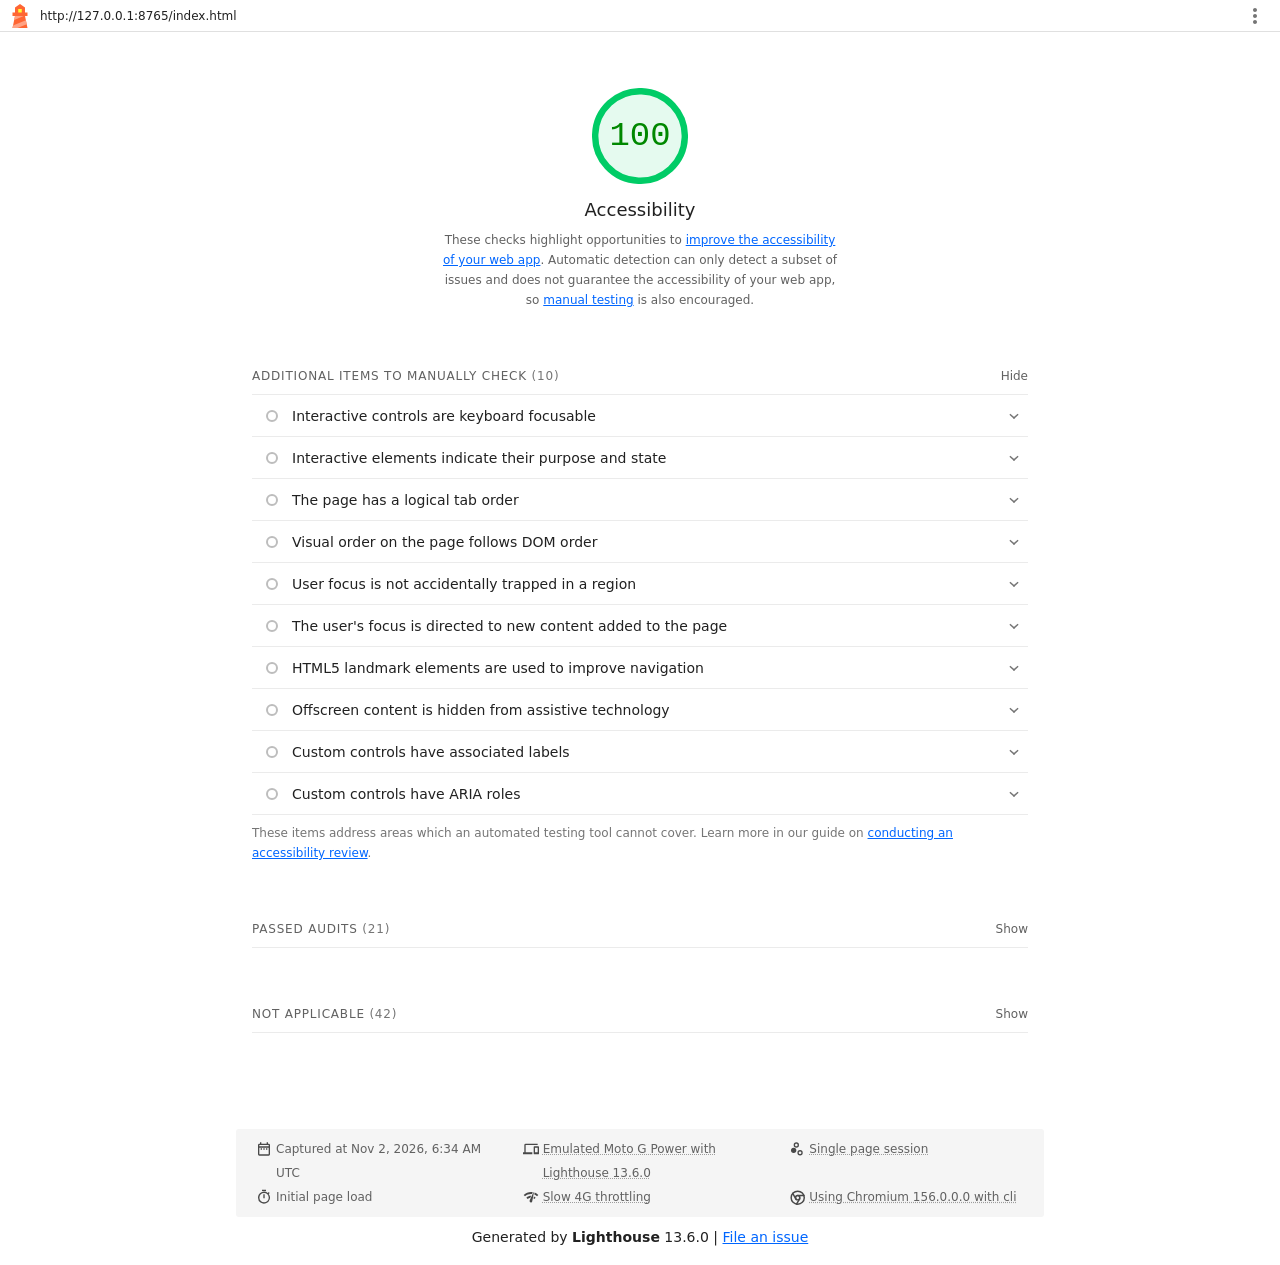
<file: lighthouse/index-accessibility.html>
<!--
@license
Copyright 2018 Google LLC
SPDX-License-Identifier: Apache-2.0
-->
<!doctype html>
<html lang="en">
<head>
  <meta charset="utf-8">
  <meta name="viewport" content="width=device-width, initial-scale=1, minimum-scale=1">
  <link rel="icon" href='data:image/svg+xml;utf8,<svg fill="none" xmlns="http://www.w3.org/2000/svg" viewBox="0 0 48 48"><path d="m14 7 10-7 10 7v10h5v7h-5l5 24H9l5-24H9v-7h5V7Z" fill="%23F63"/><path d="M31.561 24H14l-1.689 8.105L31.561 24ZM18.983 48H9l1.022-4.907L35.723 32.27l1.663 7.98L18.983 48Z" fill="%23FFA385"/><path fill="%23FF3" d="M20.5 10h7v7h-7z"/></svg>'>
  <title>Lighthouse Report</title>
  <style>body {margin: 0}</style>
</head>
<body>
  <noscript>Lighthouse report requires JavaScript. Please enable.</noscript>

  <div id="lh-log"></div>

  <script>window.__LIGHTHOUSE_JSON__ = {"lighthouseVersion":"13.6.0","requestedUrl":"http://127.0.0.1:8765/index.html","mainDocumentUrl":"http://127.0.0.1:8765/index.html","finalDisplayedUrl":"http://127.0.0.1:8765/index.html","finalUrl":"http://127.0.0.1:8765/index.html","fetchTime":"2026-11-02T06:34:24.580Z","gatherMode":"navigation","runWarnings":[],"userAgent":"Mozilla/5.0 (Macintosh; Intel Mac OS X 10_15_7) AppleWebKit/537.36 (KHTML, like Gecko) Chrome/156.0.0.0 Safari/537.36","environment":{"networkUserAgent":"Mozilla/5.0 (Linux; Android 11; moto g power (2022)) AppleWebKit/537.36 (KHTML, like Gecko) Chrome/156.0.0.0 Mobile Safari/537.36","hostUserAgent":"Mozilla/5.0 (Macintosh; Intel Mac OS X 10_15_7) AppleWebKit/537.36 (KHTML, like Gecko) Chrome/156.0.0.0 Safari/537.36","benchmarkIndex":1838,"credits":{"axe-core":"4.14.0"}},"audits":{"accesskeys":{"id":"accesskeys","title":"`[accesskey]` values are unique","description":"Access keys let users quickly focus a part of the page. For proper navigation, each access key must be unique. [Learn more about access keys](https://dequeuniversity.com/rules/axe/4.14/accesskeys).","score":null,"scoreDisplayMode":"notApplicable"},"aria-allowed-attr":{"id":"aria-allowed-attr","title":"`[aria-*]` attributes match their roles","description":"Each ARIA `role` supports a specific subset of `aria-*` attributes. Mismatching these invalidates the `aria-*` attributes. [Learn how to match ARIA attributes to their roles](https://dequeuniversity.com/rules/axe/4.14/aria-allowed-attr).","score":1,"scoreDisplayMode":"binary","details":{"type":"table","headings":[{"key":"node","valueType":"node","subItemsHeading":{"key":"relatedNode","valueType":"node"},"label":"Failing Elements"}],"items":[]}},"aria-allowed-role":{"id":"aria-allowed-role","title":"Uses ARIA roles only on compatible elements","description":"Many HTML elements can only be assigned certain ARIA roles. Using ARIA roles where they are not allowed can interfere with the accessibility of the web page. [Learn more about ARIA roles](https://dequeuniversity.com/rules/axe/4.14/aria-allowed-role).","score":null,"scoreDisplayMode":"notApplicable"},"aria-command-name":{"id":"aria-command-name","title":"`button`, `link`, and `menuitem` elements have accessible names","description":"When an element doesn't have an accessible name, screen readers announce it with a generic name, making it unusable for users who rely on screen readers. [Learn how to make command elements more accessible](https://dequeuniversity.com/rules/axe/4.14/aria-command-name).","score":null,"scoreDisplayMode":"notApplicable"},"aria-conditional-attr":{"id":"aria-conditional-attr","title":"ARIA attributes are used as specified for the element's role","description":"Some ARIA attributes are only allowed on an element under certain conditions. [Learn more about conditional ARIA attributes](https://dequeuniversity.com/rules/axe/4.14/aria-conditional-attr).","score":1,"scoreDisplayMode":"binary","details":{"type":"table","headings":[{"key":"node","valueType":"node","subItemsHeading":{"key":"relatedNode","valueType":"node"},"label":"Failing Elements"}],"items":[]}},"aria-deprecated-role":{"id":"aria-deprecated-role","title":"Deprecated ARIA roles were not used","description":"Deprecated ARIA roles may not be processed correctly by assistive technology. [Learn more about deprecated ARIA roles](https://dequeuniversity.com/rules/axe/4.14/aria-deprecated-role).","score":null,"scoreDisplayMode":"notApplicable"},"aria-dialog-name":{"id":"aria-dialog-name","title":"Elements with `role=\"dialog\"` or `role=\"alertdialog\"` have accessible names.","description":"ARIA dialog elements without accessible names may prevent screen readers users from discerning the purpose of these elements. [Learn how to make ARIA dialog elements more accessible](https://dequeuniversity.com/rules/axe/4.14/aria-dialog-name).","score":null,"scoreDisplayMode":"notApplicable"},"aria-hidden-body":{"id":"aria-hidden-body","title":"`[aria-hidden=\"true\"]` is not present on the document `\u003cbody>`","description":"Assistive technologies, like screen readers, work inconsistently when `aria-hidden=\"true\"` is set on the document `\u003cbody>`. [Learn how `aria-hidden` affects the document body](https://dequeuniversity.com/rules/axe/4.14/aria-hidden-body).","score":1,"scoreDisplayMode":"binary","details":{"type":"table","headings":[{"key":"node","valueType":"node","subItemsHeading":{"key":"relatedNode","valueType":"node"},"label":"Failing Elements"}],"items":[]}},"aria-hidden-focus":{"id":"aria-hidden-focus","title":"`[aria-hidden=\"true\"]` elements do not contain focusable descendents","description":"Focusable descendents within an `[aria-hidden=\"true\"]` element prevent those interactive elements from being available to users of assistive technologies like screen readers. [Learn how `aria-hidden` affects focusable elements](https://dequeuniversity.com/rules/axe/4.14/aria-hidden-focus).","score":null,"scoreDisplayMode":"notApplicable"},"aria-input-field-name":{"id":"aria-input-field-name","title":"ARIA input fields have accessible names","description":"When an input field doesn't have an accessible name, screen readers announce it with a generic name, making it unusable for users who rely on screen readers. [Learn more about input field labels](https://dequeuniversity.com/rules/axe/4.14/aria-input-field-name).","score":null,"scoreDisplayMode":"notApplicable"},"aria-meter-name":{"id":"aria-meter-name","title":"ARIA `meter` elements have accessible names","description":"When a meter element doesn't have an accessible name, screen readers announce it with a generic name, making it unusable for users who rely on screen readers. [Learn how to name `meter` elements](https://dequeuniversity.com/rules/axe/4.14/aria-meter-name).","score":null,"scoreDisplayMode":"notApplicable"},"aria-progressbar-name":{"id":"aria-progressbar-name","title":"ARIA `progressbar` elements have accessible names","description":"When a `progressbar` element doesn't have an accessible name, screen readers announce it with a generic name, making it unusable for users who rely on screen readers. [Learn how to label `progressbar` elements](https://dequeuniversity.com/rules/axe/4.14/aria-progressbar-name).","score":null,"scoreDisplayMode":"notApplicable"},"aria-prohibited-attr":{"id":"aria-prohibited-attr","title":"Elements use only permitted ARIA attributes","description":"Using ARIA attributes in roles where they are prohibited can mean that important information is not communicated to users of assistive technologies. [Learn more about prohibited ARIA roles](https://dequeuniversity.com/rules/axe/4.14/aria-prohibited-attr).","score":1,"scoreDisplayMode":"binary","details":{"type":"table","headings":[{"key":"node","valueType":"node","subItemsHeading":{"key":"relatedNode","valueType":"node"},"label":"Failing Elements"}],"items":[]}},"aria-required-attr":{"id":"aria-required-attr","title":"`[role]`s have all required `[aria-*]` attributes","description":"Some ARIA roles have required attributes that describe the state of the element to screen readers. [Learn more about roles and required attributes](https://dequeuniversity.com/rules/axe/4.14/aria-required-attr).","score":null,"scoreDisplayMode":"notApplicable"},"aria-required-children":{"id":"aria-required-children","title":"Elements with an ARIA `[role]` that require children to contain a specific `[role]` have all required children.","description":"Some ARIA parent roles must contain specific child roles to perform their intended accessibility functions. [Learn more about roles and required children elements](https://dequeuniversity.com/rules/axe/4.14/aria-required-children).","score":null,"scoreDisplayMode":"notApplicable"},"aria-required-parent":{"id":"aria-required-parent","title":"`[role]`s are contained by their required parent element","description":"Some ARIA child roles must be contained by specific parent roles to properly perform their intended accessibility functions. [Learn more about ARIA roles and required parent element](https://dequeuniversity.com/rules/axe/4.14/aria-required-parent).","score":null,"scoreDisplayMode":"notApplicable"},"aria-roles":{"id":"aria-roles","title":"`[role]` values are valid","description":"ARIA roles must have valid values in order to perform their intended accessibility functions. [Learn more about valid ARIA roles](https://dequeuniversity.com/rules/axe/4.14/aria-roles).","score":null,"scoreDisplayMode":"notApplicable"},"aria-text":{"id":"aria-text","title":"Elements with the `role=text` attribute do not have focusable descendents.","description":"Adding `role=text` around a text node split by markup enables VoiceOver to treat it as one phrase, but the element's focusable descendents will not be announced. [Learn more about the `role=text` attribute](https://dequeuniversity.com/rules/axe/4.14/aria-text).","score":null,"scoreDisplayMode":"notApplicable"},"aria-toggle-field-name":{"id":"aria-toggle-field-name","title":"ARIA toggle fields have accessible names","description":"When a toggle field doesn't have an accessible name, screen readers announce it with a generic name, making it unusable for users who rely on screen readers. [Learn more about toggle fields](https://dequeuniversity.com/rules/axe/4.14/aria-toggle-field-name).","score":null,"scoreDisplayMode":"notApplicable"},"aria-tooltip-name":{"id":"aria-tooltip-name","title":"ARIA `tooltip` elements have accessible names","description":"When a tooltip element doesn't have an accessible name, screen readers announce it with a generic name, making it unusable for users who rely on screen readers. [Learn how to name `tooltip` elements](https://dequeuniversity.com/rules/axe/4.14/aria-tooltip-name).","score":null,"scoreDisplayMode":"notApplicable"},"aria-treeitem-name":{"id":"aria-treeitem-name","title":"ARIA `treeitem` elements have accessible names","description":"When a `treeitem` element doesn't have an accessible name, screen readers announce it with a generic name, making it unusable for users who rely on screen readers. [Learn more about labeling `treeitem` elements](https://dequeuniversity.com/rules/axe/4.14/aria-treeitem-name).","score":null,"scoreDisplayMode":"notApplicable"},"aria-valid-attr-value":{"id":"aria-valid-attr-value","title":"`[aria-*]` attributes have valid values","description":"Assistive technologies, like screen readers, can't interpret ARIA attributes with invalid values. [Learn more about valid values for ARIA attributes](https://dequeuniversity.com/rules/axe/4.14/aria-valid-attr-value).","score":1,"scoreDisplayMode":"binary","details":{"type":"table","headings":[{"key":"node","valueType":"node","subItemsHeading":{"key":"relatedNode","valueType":"node"},"label":"Failing Elements"}],"items":[]}},"aria-valid-attr":{"id":"aria-valid-attr","title":"`[aria-*]` attributes are valid and not misspelled","description":"Assistive technologies, like screen readers, can't interpret ARIA attributes with invalid names. [Learn more about valid ARIA attributes](https://dequeuniversity.com/rules/axe/4.14/aria-valid-attr).","score":1,"scoreDisplayMode":"binary","details":{"type":"table","headings":[{"key":"node","valueType":"node","subItemsHeading":{"key":"relatedNode","valueType":"node"},"label":"Failing Elements"}],"items":[]}},"button-name":{"id":"button-name","title":"Buttons have an accessible name","description":"When a button doesn't have an accessible name, screen readers announce it as \"button\", making it unusable for users who rely on screen readers. [Learn how to make buttons more accessible](https://dequeuniversity.com/rules/axe/4.14/button-name).","score":1,"scoreDisplayMode":"binary","details":{"type":"table","headings":[{"key":"node","valueType":"node","subItemsHeading":{"key":"relatedNode","valueType":"node"},"label":"Failing Elements"}],"items":[]}},"bypass":{"id":"bypass","title":"The page contains a heading, skip link, or landmark region","description":"Adding ways to bypass repetitive content lets keyboard users navigate the page more efficiently. [Learn more about bypass blocks](https://dequeuniversity.com/rules/axe/4.14/bypass).","score":null,"scoreDisplayMode":"notApplicable"},"color-contrast":{"id":"color-contrast","title":"Background and foreground colors have a sufficient contrast ratio","description":"Low-contrast text is difficult or impossible for many users to read. [Learn how to provide sufficient color contrast](https://dequeuniversity.com/rules/axe/4.14/color-contrast).","score":1,"scoreDisplayMode":"binary","details":{"type":"table","headings":[{"key":"node","valueType":"node","subItemsHeading":{"key":"relatedNode","valueType":"node"},"label":"Failing Elements"}],"items":[]}},"definition-list":{"id":"definition-list","title":"`\u003cdl>`'s contain only properly-ordered `\u003cdt>` and `\u003cdd>` groups, `\u003cscript>`, `\u003ctemplate>` or `\u003cdiv>` elements.","description":"When definition lists are not properly marked up, screen readers may produce confusing or inaccurate output. [Learn how to structure definition lists correctly](https://dequeuniversity.com/rules/axe/4.14/definition-list).","score":null,"scoreDisplayMode":"notApplicable"},"dlitem":{"id":"dlitem","title":"Definition list items are wrapped in `\u003cdl>` elements","description":"Definition list items (`\u003cdt>` and `\u003cdd>`) must be wrapped in a parent `\u003cdl>` element to ensure that screen readers can properly announce them. [Learn how to structure definition lists correctly](https://dequeuniversity.com/rules/axe/4.14/dlitem).","score":null,"scoreDisplayMode":"notApplicable"},"document-title":{"id":"document-title","title":"Document has a `\u003ctitle>` element","description":"The title gives screen reader users an overview of the page, and search engine users rely on it heavily to determine if a page is relevant to their search. [Learn more about document titles](https://dequeuniversity.com/rules/axe/4.14/document-title).","score":1,"scoreDisplayMode":"binary","details":{"type":"table","headings":[{"key":"node","valueType":"node","subItemsHeading":{"key":"relatedNode","valueType":"node"},"label":"Failing Elements"}],"items":[]}},"duplicate-id-aria":{"id":"duplicate-id-aria","title":"ARIA IDs are unique","description":"The value of an ARIA ID must be unique to prevent other instances from being overlooked by assistive technologies. [Learn how to fix duplicate ARIA IDs](https://dequeuniversity.com/rules/axe/4.14/duplicate-id-aria).","score":null,"scoreDisplayMode":"notApplicable"},"empty-heading":{"id":"empty-heading","title":"All heading elements contain content.","description":"A heading with no content or inaccessible text prevent screen reader users from accessing information on the page's structure. [Learn more about headings](https://dequeuniversity.com/rules/axe/4.14/empty-heading).","score":null,"scoreDisplayMode":"notApplicable"},"form-field-multiple-labels":{"id":"form-field-multiple-labels","title":"No form fields have multiple labels","description":"Form fields with multiple labels can be confusingly announced by assistive technologies like screen readers which use either the first, the last, or all of the labels. [Learn how to use form labels](https://dequeuniversity.com/rules/axe/4.14/form-field-multiple-labels).","score":null,"scoreDisplayMode":"notApplicable"},"frame-title":{"id":"frame-title","title":"`\u003cframe>` or `\u003ciframe>` elements have a title","description":"Screen reader users rely on frame titles to describe the contents of frames. [Learn more about frame titles](https://dequeuniversity.com/rules/axe/4.14/frame-title).","score":null,"scoreDisplayMode":"notApplicable"},"heading-order":{"id":"heading-order","title":"Heading elements appear in a sequentially-descending order","description":"Properly ordered headings that do not skip levels convey the semantic structure of the page, making it easier to navigate and understand when using assistive technologies. [Learn more about heading order](https://dequeuniversity.com/rules/axe/4.14/heading-order).","score":1,"scoreDisplayMode":"binary","details":{"type":"table","headings":[{"key":"node","valueType":"node","subItemsHeading":{"key":"relatedNode","valueType":"node"},"label":"Failing Elements"}],"items":[]}},"html-has-lang":{"id":"html-has-lang","title":"`\u003chtml>` element has a `[lang]` attribute","description":"If a page doesn't specify a `lang` attribute, a screen reader assumes that the page is in the default language that the user chose when setting up the screen reader. If the page isn't actually in the default language, then the screen reader might not announce the page's text correctly. [Learn more about the `lang` attribute](https://dequeuniversity.com/rules/axe/4.14/html-has-lang).","score":1,"scoreDisplayMode":"binary","details":{"type":"table","headings":[{"key":"node","valueType":"node","subItemsHeading":{"key":"relatedNode","valueType":"node"},"label":"Failing Elements"}],"items":[]}},"html-lang-valid":{"id":"html-lang-valid","title":"`\u003chtml>` element has a valid value for its `[lang]` attribute","description":"Specifying a valid [BCP 47 language](https://www.w3.org/International/questions/qa-choosing-language-tags#question) helps screen readers announce text properly. [Learn how to use the `lang` attribute](https://dequeuniversity.com/rules/axe/4.14/html-lang-valid).","score":1,"scoreDisplayMode":"binary","details":{"type":"table","headings":[{"key":"node","valueType":"node","subItemsHeading":{"key":"relatedNode","valueType":"node"},"label":"Failing Elements"}],"items":[]}},"html-xml-lang-mismatch":{"id":"html-xml-lang-mismatch","title":"`\u003chtml>` element has an `[xml:lang]` attribute with the same base language as the `[lang]` attribute.","description":"If the webpage does not specify a consistent language, then the screen reader might not announce the page's text correctly. [Learn more about the `lang` attribute](https://dequeuniversity.com/rules/axe/4.14/html-xml-lang-mismatch).","score":null,"scoreDisplayMode":"notApplicable"},"identical-links-same-purpose":{"id":"identical-links-same-purpose","title":"Identical links have the same purpose.","description":"Links with the same destination should have the same description, to help users understand the link's purpose and decide whether to follow it. [Learn more about identical links](https://dequeuniversity.com/rules/axe/4.14/identical-links-same-purpose).","score":null,"scoreDisplayMode":"notApplicable"},"image-alt":{"id":"image-alt","title":"Image elements have `[alt]` attributes","description":"Informative elements should aim for short, descriptive alternate text. Decorative elements can be ignored with an empty alt attribute. [Learn more about the `alt` attribute](https://dequeuniversity.com/rules/axe/4.14/image-alt).","score":1,"scoreDisplayMode":"binary","details":{"type":"table","headings":[{"key":"node","valueType":"node","subItemsHeading":{"key":"relatedNode","valueType":"node"},"label":"Failing Elements"}],"items":[]}},"image-redundant-alt":{"id":"image-redundant-alt","title":"Image elements do not have `[alt]` attributes that are redundant text.","description":"Informative elements should aim for short, descriptive alternative text. Alternative text that is exactly the same as the text adjacent to the link or image is potentially confusing for screen reader users, because the text will be read twice. [Learn more about the `alt` attribute](https://dequeuniversity.com/rules/axe/4.14/image-redundant-alt).","score":null,"scoreDisplayMode":"notApplicable"},"input-button-name":{"id":"input-button-name","title":"Input buttons have discernible text.","description":"Adding discernable and accessible text to input buttons may help screen reader users understand the purpose of the input button. [Learn more about input buttons](https://dequeuniversity.com/rules/axe/4.14/input-button-name).","score":null,"scoreDisplayMode":"notApplicable"},"input-image-alt":{"id":"input-image-alt","title":"`\u003cinput type=\"image\">` elements have `[alt]` text","description":"When an image is being used as an `\u003cinput>` button, providing alternative text can help screen reader users understand the purpose of the button. [Learn about input image alt text](https://dequeuniversity.com/rules/axe/4.14/input-image-alt).","score":null,"scoreDisplayMode":"notApplicable"},"label-content-name-mismatch":{"id":"label-content-name-mismatch","title":"Elements with visible text labels have matching accessible names.","description":"Visible text labels that do not match the accessible name can result in a confusing experience for screen reader users. [Learn more about accessible names](https://dequeuniversity.com/rules/axe/4.14/label-content-name-mismatch).","score":1,"scoreDisplayMode":"binary","details":{"type":"table","headings":[{"key":"node","valueType":"node","subItemsHeading":{"key":"relatedNode","valueType":"node"},"label":"Failing Elements"}],"items":[]}},"label":{"id":"label","title":"Form elements have associated labels","description":"Labels ensure that form controls are announced properly by assistive technologies, like screen readers. [Learn more about form element labels](https://dequeuniversity.com/rules/axe/4.14/label).","score":null,"scoreDisplayMode":"notApplicable"},"landmark-one-main":{"id":"landmark-one-main","title":"Document has a main landmark.","description":"One main landmark helps screen reader users navigate a web page. [Learn more about landmarks](https://dequeuniversity.com/rules/axe/4.14/landmark-one-main).","score":1,"scoreDisplayMode":"binary","details":{"type":"table","headings":[{"key":"node","valueType":"node","subItemsHeading":{"key":"relatedNode","valueType":"node"},"label":"Failing Elements"}],"items":[]}},"link-name":{"id":"link-name","title":"Links have a discernible name","description":"Link text (and alternate text for images, when used as links) that is discernible, unique, and focusable improves the navigation experience for screen reader users. [Learn how to make links accessible](https://dequeuniversity.com/rules/axe/4.14/link-name).","score":1,"scoreDisplayMode":"binary","details":{"type":"table","headings":[{"key":"node","valueType":"node","subItemsHeading":{"key":"relatedNode","valueType":"node"},"label":"Failing Elements"}],"items":[]}},"link-in-text-block":{"id":"link-in-text-block","title":"Links are distinguishable without relying on color.","description":"Low-contrast text is difficult or impossible for many users to read. Link text that is discernible improves the experience for users with low vision. [Learn how to make links distinguishable](https://dequeuniversity.com/rules/axe/4.14/link-in-text-block).","score":null,"scoreDisplayMode":"notApplicable"},"list":{"id":"list","title":"Lists contain only `\u003cli>` elements and script supporting elements (`\u003cscript>` and `\u003ctemplate>`).","description":"Screen readers have a specific way of announcing lists. Ensuring proper list structure aids screen reader output. [Learn more about proper list structure](https://dequeuniversity.com/rules/axe/4.14/list).","score":1,"scoreDisplayMode":"binary","details":{"type":"table","headings":[{"key":"node","valueType":"node","subItemsHeading":{"key":"relatedNode","valueType":"node"},"label":"Failing Elements"}],"items":[]}},"listitem":{"id":"listitem","title":"List items (`\u003cli>`) are contained within `\u003cul>`, `\u003col>` or `\u003cmenu>` parent elements","description":"Screen readers require list items (`\u003cli>`) to be contained within a parent `\u003cul>`, `\u003col>` or `\u003cmenu>` to be announced properly. [Learn more about proper list structure](https://dequeuniversity.com/rules/axe/4.14/listitem).","score":1,"scoreDisplayMode":"binary","details":{"type":"table","headings":[{"key":"node","valueType":"node","subItemsHeading":{"key":"relatedNode","valueType":"node"},"label":"Failing Elements"}],"items":[]}},"meta-refresh":{"id":"meta-refresh","title":"The document does not use `\u003cmeta http-equiv=\"refresh\">`","description":"Users do not expect a page to refresh automatically, and doing so will move focus back to the top of the page. This may create a frustrating or confusing experience. [Learn more about the refresh meta tag](https://dequeuniversity.com/rules/axe/4.14/meta-refresh).","score":null,"scoreDisplayMode":"notApplicable"},"meta-viewport":{"id":"meta-viewport","title":"`[user-scalable=\"no\"]` is not used in the `\u003cmeta name=\"viewport\">` element and the `[maximum-scale]` attribute is not less than 5.","description":"Disabling zooming is problematic for users with low vision who rely on screen magnification to properly see the contents of a web page. [Learn more about the viewport meta tag](https://dequeuniversity.com/rules/axe/4.14/meta-viewport).","score":1,"scoreDisplayMode":"binary","details":{"type":"table","headings":[{"key":"node","valueType":"node","subItemsHeading":{"key":"relatedNode","valueType":"node"},"label":"Failing Elements"}],"items":[]}},"object-alt":{"id":"object-alt","title":"`\u003cobject>` elements have alternate text","description":"Screen readers cannot translate non-text content. Adding alternate text to `\u003cobject>` elements helps screen readers convey meaning to users. [Learn more about alt text for `object` elements](https://dequeuniversity.com/rules/axe/4.14/object-alt).","score":null,"scoreDisplayMode":"notApplicable"},"select-name":{"id":"select-name","title":"Select elements have associated label elements.","description":"Form elements without effective labels can create frustrating experiences for screen reader users. [Learn more about the `select` element](https://dequeuniversity.com/rules/axe/4.14/select-name).","score":null,"scoreDisplayMode":"notApplicable"},"skip-link":{"id":"skip-link","title":"Skip links are focusable.","description":"Including a skip link can help users skip to the main content to save time. [Learn more about skip links](https://dequeuniversity.com/rules/axe/4.14/skip-link).","score":1,"scoreDisplayMode":"binary","details":{"type":"table","headings":[{"key":"node","valueType":"node","subItemsHeading":{"key":"relatedNode","valueType":"node"},"label":"Failing Elements"}],"items":[]}},"tabindex":{"id":"tabindex","title":"No element has a `[tabindex]` value greater than 0","description":"A value greater than 0 implies an explicit navigation ordering. Although technically valid, this often creates frustrating experiences for users who rely on assistive technologies. [Learn more about the `tabindex` attribute](https://dequeuniversity.com/rules/axe/4.14/tabindex).","score":null,"scoreDisplayMode":"notApplicable"},"table-duplicate-name":{"id":"table-duplicate-name","title":"Tables have different content in the summary attribute and `\u003ccaption>`.","description":"The summary attribute should describe the table structure, while `\u003ccaption>` should have the onscreen title. Accurate table mark-up helps users of screen readers. [Learn more about summary and caption](https://dequeuniversity.com/rules/axe/4.14/table-duplicate-name).","score":null,"scoreDisplayMode":"notApplicable"},"table-fake-caption":{"id":"table-fake-caption","title":"Tables use `\u003ccaption>` instead of cells with the `[colspan]` attribute to indicate a caption.","description":"Screen readers have features to make navigating tables easier. Ensuring that tables use the actual caption element instead of cells with the `[colspan]` attribute may improve the experience for screen reader users. [Learn more about captions](https://dequeuniversity.com/rules/axe/4.14/table-fake-caption).","score":null,"scoreDisplayMode":"notApplicable"},"target-size":{"id":"target-size","title":"Touch targets have sufficient size and spacing.","description":"Touch targets with sufficient size and spacing help users who may have difficulty targeting small controls to activate the targets. [Learn more about touch targets](https://dequeuniversity.com/rules/axe/4.14/target-size).","score":1,"scoreDisplayMode":"binary","details":{"type":"table","headings":[{"key":"node","valueType":"node","subItemsHeading":{"key":"relatedNode","valueType":"node"},"label":"Failing Elements"}],"items":[]}},"td-has-header":{"id":"td-has-header","title":"`\u003ctd>` elements in a large `\u003ctable>` have one or more table headers.","description":"Screen readers have features to make navigating tables easier. Ensuring that `\u003ctd>` elements in a large table (3 or more cells in width and height) have an associated table header may improve the experience for screen reader users. [Learn more about table headers](https://dequeuniversity.com/rules/axe/4.14/td-has-header).","score":null,"scoreDisplayMode":"notApplicable"},"td-headers-attr":{"id":"td-headers-attr","title":"Cells in a `\u003ctable>` element that use the `[headers]` attribute refer to table cells within the same table.","description":"Screen readers have features to make navigating tables easier. Ensuring `\u003ctd>` cells using the `[headers]` attribute only refer to other cells in the same table may improve the experience for screen reader users. [Learn more about the `headers` attribute](https://dequeuniversity.com/rules/axe/4.14/td-headers-attr).","score":null,"scoreDisplayMode":"notApplicable"},"th-has-data-cells":{"id":"th-has-data-cells","title":"`\u003cth>` elements and elements with `[role=\"columnheader\"/\"rowheader\"]` have data cells they describe.","description":"Screen readers have features to make navigating tables easier. Ensuring table headers always refer to some set of cells may improve the experience for screen reader users. [Learn more about table headers](https://dequeuniversity.com/rules/axe/4.14/th-has-data-cells).","score":null,"scoreDisplayMode":"notApplicable"},"valid-lang":{"id":"valid-lang","title":"`[lang]` attributes have a valid value","description":"Specifying a valid [BCP 47 language](https://www.w3.org/International/questions/qa-choosing-language-tags#question) on elements helps ensure that text is pronounced correctly by a screen reader. [Learn how to use the `lang` attribute](https://dequeuniversity.com/rules/axe/4.14/valid-lang).","score":null,"scoreDisplayMode":"notApplicable"},"video-caption":{"id":"video-caption","title":"`\u003cvideo>` elements contain a `\u003ctrack>` element with `[kind=\"captions\"]`","description":"When a video provides a caption it is easier for deaf and hearing impaired users to access its information. [Learn more about video captions](https://dequeuniversity.com/rules/axe/4.14/video-caption).","score":null,"scoreDisplayMode":"notApplicable"},"custom-controls-labels":{"id":"custom-controls-labels","title":"Custom controls have associated labels","description":"Custom interactive controls have associated labels, provided by aria-label or aria-labelledby. [Learn more about custom controls and labels](https://developer.chrome.com/docs/lighthouse/accessibility/custom-controls-labels/).","score":null,"scoreDisplayMode":"manual"},"custom-controls-roles":{"id":"custom-controls-roles","title":"Custom controls have ARIA roles","description":"Custom interactive controls have appropriate ARIA roles. [Learn how to add roles to custom controls](https://developer.chrome.com/docs/lighthouse/accessibility/custom-control-roles/).","score":null,"scoreDisplayMode":"manual"},"focus-traps":{"id":"focus-traps","title":"User focus is not accidentally trapped in a region","description":"A user can tab into and out of any control or region without accidentally trapping their focus. [Learn how to avoid focus traps](https://developer.chrome.com/docs/lighthouse/accessibility/focus-traps/).","score":null,"scoreDisplayMode":"manual"},"focusable-controls":{"id":"focusable-controls","title":"Interactive controls are keyboard focusable","description":"Custom interactive controls are keyboard focusable and display a focus indicator. [Learn how to make custom controls focusable](https://developer.chrome.com/docs/lighthouse/accessibility/focusable-controls/).","score":null,"scoreDisplayMode":"manual"},"interactive-element-affordance":{"id":"interactive-element-affordance","title":"Interactive elements indicate their purpose and state","description":"Interactive elements, such as links and buttons, should indicate their state and be distinguishable from non-interactive elements. [Learn how to decorate interactive elements with affordance hints](https://developer.chrome.com/docs/lighthouse/accessibility/interactive-element-affordance/).","score":null,"scoreDisplayMode":"manual"},"logical-tab-order":{"id":"logical-tab-order","title":"The page has a logical tab order","description":"Tabbing through the page follows the visual layout. Users cannot focus elements that are offscreen. [Learn more about logical tab ordering](https://developer.chrome.com/docs/lighthouse/accessibility/logical-tab-order/).","score":null,"scoreDisplayMode":"manual"},"managed-focus":{"id":"managed-focus","title":"The user's focus is directed to new content added to the page","description":"If new content, such as a dialog, is added to the page, the user's focus is directed to it. [Learn how to direct focus to new content](https://developer.chrome.com/docs/lighthouse/accessibility/managed-focus/).","score":null,"scoreDisplayMode":"manual"},"offscreen-content-hidden":{"id":"offscreen-content-hidden","title":"Offscreen content is hidden from assistive technology","description":"Offscreen content is hidden with display: none or aria-hidden=true. [Learn how to properly hide offscreen content](https://developer.chrome.com/docs/lighthouse/accessibility/offscreen-content-hidden/).","score":null,"scoreDisplayMode":"manual"},"use-landmarks":{"id":"use-landmarks","title":"HTML5 landmark elements are used to improve navigation","description":"Landmark elements (`\u003cmain>`, `\u003cnav>`, etc.) are used to improve the keyboard navigation of the page for assistive technology. [Learn more about landmark elements](https://developer.chrome.com/docs/lighthouse/accessibility/use-landmarks/).","score":null,"scoreDisplayMode":"manual"},"visual-order-follows-dom":{"id":"visual-order-follows-dom","title":"Visual order on the page follows DOM order","description":"DOM order matches the visual order, improving navigation for assistive technology. [Learn more about DOM and visual ordering](https://developer.chrome.com/docs/lighthouse/accessibility/visual-order-follows-dom/).","score":null,"scoreDisplayMode":"manual"},"autocomplete-valid":{"id":"autocomplete-valid","title":"`autocomplete` attributes are used correctly","description":"The `autocomplete` attribute values must be valid and correctly applied for screen readers to function correctly. [Learn more about valid autocomplete values](https://dequeuniversity.com/rules/axe/4.14/autocomplete-valid).","score":null,"scoreDisplayMode":"notApplicable"},"presentation-role-conflict":{"id":"presentation-role-conflict","title":"Elements with `role=\"none\"` or `role=\"presentation\"` do not have conflicts","description":"There are certain cases where the semantic role of an element with `role=\"none\"` or `role=\"presentation\"` does not resolve to none or presentation. To ensure the element remains removed from the accessibility tree, you should not add any global ARIA attributes to the element or make it focusable. [Learn more about presentation role conflict](https://dequeuniversity.com/rules/axe/4.14/presentation-role-conflict).","score":1,"scoreDisplayMode":"binary","details":{"type":"table","headings":[{"key":"node","valueType":"node","subItemsHeading":{"key":"relatedNode","valueType":"node"},"label":"Failing Elements"}],"items":[]}},"svg-img-alt":{"id":"svg-img-alt","title":"SVG elements with an `img` role have an accessible text alternative","description":"Ensures SVG elements with an `img`, `graphics-document` or `graphics-symbol` role have an accessible text alternative. [Learn more about SVG alt text](https://dequeuniversity.com/rules/axe/4.14/svg-img-alt).","score":null,"scoreDisplayMode":"notApplicable"}},"configSettings":{"output":["html"],"maxWaitForFcp":30000,"maxWaitForLoad":45000,"pauseAfterFcpMs":1000,"pauseAfterLoadMs":1000,"networkQuietThresholdMs":1000,"cpuQuietThresholdMs":1000,"formFactor":"mobile","throttling":{"rttMs":150,"throughputKbps":1638.4,"requestLatencyMs":562.5,"downloadThroughputKbps":1474.5600000000002,"uploadThroughputKbps":675,"cpuSlowdownMultiplier":4},"throttlingMethod":"simulate","screenEmulation":{"mobile":true,"width":412,"height":823,"deviceScaleFactor":1.75,"disabled":false},"emulatedUserAgent":"Mozilla/5.0 (Linux; Android 11; moto g power (2022)) AppleWebKit/537.36 (KHTML, like Gecko) Chrome/136.0.0.0 Mobile Safari/537.36","auditMode":false,"gatherMode":false,"clearStorageTypes":["file_systems","shader_cache","service_workers","cache_storage"],"disableStorageReset":false,"debugNavigation":false,"channel":"cli","usePassiveGathering":false,"disableFullPageScreenshot":false,"skipAboutBlank":false,"blankPage":"about:blank","ignoreStatusCode":false,"locale":"en-US","blockedUrlPatterns":null,"additionalTraceCategories":null,"extraHeaders":null,"precomputedLanternData":null,"onlyAudits":null,"onlyCategories":["accessibility"],"skipAudits":null},"categories":{"accessibility":{"title":"Accessibility","description":"These checks highlight opportunities to [improve the accessibility of your web app](https://developer.chrome.com/docs/lighthouse/accessibility/). Automatic detection can only detect a subset of issues and does not guarantee the accessibility of your web app, so [manual testing](https://web.dev/articles/how-to-review) is also encouraged.","manualDescription":"These items address areas which an automated testing tool cannot cover. Learn more in our guide on [conducting an accessibility review](https://web.dev/articles/how-to-review).","supportedModes":["navigation","snapshot"],"auditRefs":[{"id":"accesskeys","weight":0,"group":"a11y-navigation"},{"id":"aria-allowed-attr","weight":10,"group":"a11y-aria"},{"id":"aria-command-name","weight":0,"group":"a11y-aria"},{"id":"aria-conditional-attr","weight":7,"group":"a11y-aria"},{"id":"aria-deprecated-role","weight":0,"group":"a11y-aria"},{"id":"aria-dialog-name","weight":0,"group":"a11y-aria"},{"id":"aria-hidden-body","weight":10,"group":"a11y-aria"},{"id":"aria-hidden-focus","weight":0,"group":"a11y-aria"},{"id":"aria-input-field-name","weight":0,"group":"a11y-aria"},{"id":"aria-meter-name","weight":0,"group":"a11y-aria"},{"id":"aria-progressbar-name","weight":0,"group":"a11y-aria"},{"id":"aria-prohibited-attr","weight":7,"group":"a11y-aria"},{"id":"aria-required-attr","weight":0,"group":"a11y-aria"},{"id":"aria-required-children","weight":0,"group":"a11y-aria"},{"id":"aria-required-parent","weight":0,"group":"a11y-aria"},{"id":"aria-roles","weight":0,"group":"a11y-aria"},{"id":"aria-text","weight":0,"group":"a11y-aria"},{"id":"aria-toggle-field-name","weight":0,"group":"a11y-aria"},{"id":"aria-tooltip-name","weight":0,"group":"a11y-aria"},{"id":"aria-treeitem-name","weight":0,"group":"a11y-aria"},{"id":"aria-valid-attr-value","weight":10,"group":"a11y-aria"},{"id":"aria-valid-attr","weight":10,"group":"a11y-aria"},{"id":"button-name","weight":10,"group":"a11y-names-labels"},{"id":"bypass","weight":0,"group":"a11y-navigation"},{"id":"color-contrast","weight":7,"group":"a11y-color-contrast"},{"id":"definition-list","weight":0,"group":"a11y-tables-lists"},{"id":"dlitem","weight":0,"group":"a11y-tables-lists"},{"id":"document-title","weight":7,"group":"a11y-names-labels"},{"id":"duplicate-id-aria","weight":0,"group":"a11y-aria"},{"id":"form-field-multiple-labels","weight":0,"group":"a11y-names-labels"},{"id":"frame-title","weight":0,"group":"a11y-names-labels"},{"id":"heading-order","weight":3,"group":"a11y-navigation"},{"id":"html-has-lang","weight":7,"group":"a11y-language"},{"id":"html-lang-valid","weight":7,"group":"a11y-language"},{"id":"html-xml-lang-mismatch","weight":0,"group":"a11y-language"},{"id":"image-alt","weight":10,"group":"a11y-names-labels"},{"id":"input-button-name","weight":0,"group":"a11y-names-labels"},{"id":"input-image-alt","weight":0,"group":"a11y-names-labels"},{"id":"label","weight":0,"group":"a11y-names-labels"},{"id":"link-in-text-block","weight":0,"group":"a11y-color-contrast"},{"id":"link-name","weight":7,"group":"a11y-names-labels"},{"id":"list","weight":7,"group":"a11y-tables-lists"},{"id":"listitem","weight":7,"group":"a11y-tables-lists"},{"id":"meta-refresh","weight":0,"group":"a11y-best-practices"},{"id":"meta-viewport","weight":10,"group":"a11y-best-practices"},{"id":"object-alt","weight":0,"group":"a11y-names-labels"},{"id":"select-name","weight":0,"group":"a11y-names-labels"},{"id":"skip-link","weight":3,"group":"a11y-names-labels"},{"id":"tabindex","weight":0,"group":"a11y-navigation"},{"id":"target-size","weight":7,"group":"a11y-best-practices"},{"id":"td-headers-attr","weight":0,"group":"a11y-tables-lists"},{"id":"th-has-data-cells","weight":0,"group":"a11y-tables-lists"},{"id":"valid-lang","weight":0,"group":"a11y-language"},{"id":"video-caption","weight":0,"group":"a11y-audio-video"},{"id":"landmark-one-main","weight":3,"group":"a11y-best-practices"},{"id":"autocomplete-valid","weight":0,"group":"a11y-best-practices"},{"id":"presentation-role-conflict","weight":1,"group":"a11y-best-practices"},{"id":"svg-img-alt","weight":0,"group":"a11y-best-practices"},{"id":"focusable-controls","weight":0},{"id":"interactive-element-affordance","weight":0},{"id":"logical-tab-order","weight":0},{"id":"visual-order-follows-dom","weight":0},{"id":"focus-traps","weight":0},{"id":"managed-focus","weight":0},{"id":"use-landmarks","weight":0},{"id":"offscreen-content-hidden","weight":0},{"id":"custom-controls-labels","weight":0},{"id":"custom-controls-roles","weight":0},{"id":"table-duplicate-name","weight":0,"group":"a11y-best-practices"},{"id":"empty-heading","weight":0,"group":"a11y-best-practices"},{"id":"aria-allowed-role","weight":0,"group":"a11y-best-practices"},{"id":"image-redundant-alt","weight":0,"group":"a11y-names-labels"},{"id":"identical-links-same-purpose","weight":0,"group":"a11y-best-practices"},{"id":"label-content-name-mismatch","weight":0,"group":"hidden"},{"id":"table-fake-caption","weight":0,"group":"hidden"},{"id":"td-has-header","weight":0,"group":"hidden"}],"id":"accessibility","score":1}},"categoryGroups":{"metrics":{"title":"Metrics"},"insights":{"title":"Insights","description":"These insights are also available in the Chrome DevTools Performance Panel - [record a trace](https://developer.chrome.com/docs/devtools/performance/reference) to view more detailed information."},"diagnostics":{"title":"Diagnostics","description":"More information about the performance of your application. These numbers don't [directly affect](https://developer.chrome.com/docs/lighthouse/performance/performance-scoring/) the Performance score."},"a11y-best-practices":{"title":"Best practices","description":"These items highlight common accessibility best practices."},"a11y-color-contrast":{"title":"Contrast","description":"These are opportunities to improve the legibility of your content."},"a11y-names-labels":{"title":"Names and labels","description":"These are opportunities to improve the semantics of the controls in your application. This may enhance the experience for users of assistive technology, like a screen reader."},"a11y-navigation":{"title":"Navigation","description":"These are opportunities to improve keyboard navigation in your application."},"a11y-aria":{"title":"ARIA","description":"These are opportunities to improve the usage of ARIA in your application which may enhance the experience for users of assistive technology, like a screen reader."},"a11y-language":{"title":"Internationalization and localization","description":"These are opportunities to improve the interpretation of your content by users in different locales."},"a11y-audio-video":{"title":"Audio and video","description":"These are opportunities to provide alternative content for audio and video. This may improve the experience for users with hearing or vision impairments."},"a11y-tables-lists":{"title":"Tables and lists","description":"These are opportunities to improve the experience of reading tabular or list data using assistive technology, like a screen reader."},"seo-mobile":{"title":"Mobile Friendly","description":"Make sure your pages are mobile friendly so users don’t have to pinch or zoom in order to read the content pages. [Learn how to make pages mobile-friendly](https://developers.google.com/search/mobile-sites/)."},"seo-content":{"title":"Content Best Practices","description":"Format your HTML in a way that enables crawlers to better understand your app’s content."},"seo-crawl":{"title":"Crawling and Indexing","description":"To appear in search results, crawlers need access to your app."},"best-practices-trust-safety":{"title":"Trust and Safety"},"best-practices-ux":{"title":"User Experience"},"best-practices-browser-compat":{"title":"Browser Compatibility"},"best-practices-general":{"title":"General"},"webmcp":{"title":"WebMCP","description":"Audits validating WebMCP integration."},"agent-accessibility":{"title":"Agent Accessibility","description":"These audits highlight best practices for improving the accessibility of the website for AI agents."},"agent-discoverability":{"title":"Agent Discoverability","description":"These audits validate that websites expose discoverable resources, documentation, and catalogs for AI agents."},"hidden":{"title":""}},"stackPacks":[],"entities":[{"name":"127.0.0.1","origins":["http://127.0.0.1:8765"],"isFirstParty":true,"isUnrecognized":true},{"name":"gstatic.com","origins":["https://encrypted-tbn0.gstatic.com"],"isUnrecognized":true},{"name":"trbcdn.net","origins":["https://bxuiiaeu1l.a.trbcdn.net"],"isUnrecognized":true}],"fullPageScreenshot":{"screenshot":{"data":"[data-uri]","width":412,"height":2775},"nodes":{"1-0-A":{"id":"","top":2711,"bottom":2759,"left":348,"right":396,"width":48,"height":48}}},"timing":{"entries":[{"startTime":1595.37,"name":"lh:config","duration":674.99,"entryType":"measure"},{"startTime":1597.75,"name":"lh:config:resolveArtifactsToDefns","duration":60.6,"entryType":"measure"},{"startTime":2270.5,"name":"lh:runner:gather","duration":6699.42,"entryType":"measure"},{"startTime":2563.32,"name":"lh:driver:connect","duration":8.03,"entryType":"measure"},{"startTime":2571.62,"name":"lh:driver:navigate","duration":6.06,"entryType":"measure"},{"startTime":2579.23,"name":"lh:gather:getBenchmarkIndex","duration":1005.26,"entryType":"measure"},{"startTime":3584.82,"name":"lh:gather:getVersion","duration":1.82,"entryType":"measure"},{"startTime":3586.82,"name":"lh:gather:getDevicePixelRatio","duration":0.95,"entryType":"measure"},{"startTime":3588.7,"name":"lh:prepare:navigationMode","duration":55.19,"entryType":"measure"},{"startTime":3589.31,"name":"lh:gather:getVersion","duration":0.34,"entryType":"measure"},{"startTime":3609.02,"name":"lh:storage:clearDataForOrigin","duration":20.08,"entryType":"measure"},{"startTime":3629.36,"name":"lh:storage:clearBrowserCaches","duration":11.86,"entryType":"measure"},{"startTime":3642.49,"name":"lh:gather:prepareThrottlingAndNetwork","duration":1.37,"entryType":"measure"},{"startTime":3650.06,"name":"lh:driver:navigate","duration":3416.5,"entryType":"measure"},{"startTime":7070.83,"name":"lh:computed:NetworkRecords","duration":1.3,"entryType":"measure"},{"startTime":7072.56,"name":"lh:gather:getArtifact:DevtoolsLog","duration":0.03,"entryType":"measure"},{"startTime":7072.6,"name":"lh:gather:getArtifact:Accessibility","duration":213.67,"entryType":"measure"},{"startTime":7286.44,"name":"lh:gather:getArtifact:NetworkUserAgent","duration":0.06,"entryType":"measure"},{"startTime":7286.51,"name":"lh:gather:getArtifact:Stacks","duration":9.61,"entryType":"measure"},{"startTime":7286.58,"name":"lh:gather:collectStacks","duration":9.53,"entryType":"measure"},{"startTime":7296.12,"name":"lh:gather:getArtifact:FullPageScreenshot","duration":1652.89,"entryType":"measure"},{"startTime":8945.76,"name":"lh:gather:getVersion","duration":1.13,"entryType":"measure"},{"startTime":8970.19,"name":"lh:runner:audit","duration":157.08,"entryType":"measure"},{"startTime":8970.27,"name":"lh:runner:auditing","duration":156.58,"entryType":"measure"},{"startTime":8971.14,"name":"lh:audit:accesskeys","duration":1.67,"entryType":"measure"},{"startTime":8973.01,"name":"lh:audit:aria-allowed-attr","duration":2.41,"entryType":"measure"},{"startTime":8975.64,"name":"lh:audit:aria-allowed-role","duration":2.16,"entryType":"measure"},{"startTime":8977.97,"name":"lh:audit:aria-command-name","duration":0.56,"entryType":"measure"},{"startTime":8978.69,"name":"lh:audit:aria-conditional-attr","duration":2.18,"entryType":"measure"},{"startTime":8981.02,"name":"lh:audit:aria-deprecated-role","duration":0.51,"entryType":"measure"},{"startTime":8981.67,"name":"lh:audit:aria-dialog-name","duration":0.74,"entryType":"measure"},{"startTime":8982.58,"name":"lh:audit:aria-hidden-body","duration":7.63,"entryType":"measure"},{"startTime":8990.4,"name":"lh:audit:aria-hidden-focus","duration":0.9,"entryType":"measure"},{"startTime":8991.49,"name":"lh:audit:aria-input-field-name","duration":0.72,"entryType":"measure"},{"startTime":8992.36,"name":"lh:audit:aria-meter-name","duration":0.72,"entryType":"measure"},{"startTime":8993.24,"name":"lh:audit:aria-progressbar-name","duration":0.75,"entryType":"measure"},{"startTime":8994.13,"name":"lh:audit:aria-prohibited-attr","duration":2.05,"entryType":"measure"},{"startTime":8996.33,"name":"lh:audit:aria-required-attr","duration":0.75,"entryType":"measure"},{"startTime":8997.23,"name":"lh:audit:aria-required-children","duration":0.83,"entryType":"measure"},{"startTime":8998.2,"name":"lh:audit:aria-required-parent","duration":0.85,"entryType":"measure"},{"startTime":8999.18,"name":"lh:audit:aria-roles","duration":0.83,"entryType":"measure"},{"startTime":9000.15,"name":"lh:audit:aria-text","duration":1.06,"entryType":"measure"},{"startTime":9001.92,"name":"lh:audit:aria-toggle-field-name","duration":1.37,"entryType":"measure"},{"startTime":9003.46,"name":"lh:audit:aria-tooltip-name","duration":1.1,"entryType":"measure"},{"startTime":9004.72,"name":"lh:audit:aria-treeitem-name","duration":1.08,"entryType":"measure"},{"startTime":9005.94,"name":"lh:audit:aria-valid-attr-value","duration":2.09,"entryType":"measure"},{"startTime":9008.17,"name":"lh:audit:aria-valid-attr","duration":5.67,"entryType":"measure"},{"startTime":9013.99,"name":"lh:audit:button-name","duration":2.08,"entryType":"measure"},{"startTime":9016.22,"name":"lh:audit:bypass","duration":3.05,"entryType":"measure"},{"startTime":9019.42,"name":"lh:audit:color-contrast","duration":2.15,"entryType":"measure"},{"startTime":9021.73,"name":"lh:audit:definition-list","duration":1.22,"entryType":"measure"},{"startTime":9023.08,"name":"lh:audit:dlitem","duration":1.18,"entryType":"measure"},{"startTime":9024.4,"name":"lh:audit:document-title","duration":2.07,"entryType":"measure"},{"startTime":9026.6,"name":"lh:audit:duplicate-id-aria","duration":2.02,"entryType":"measure"},{"startTime":9028.76,"name":"lh:audit:empty-heading","duration":7.29,"entryType":"measure"},{"startTime":9036.21,"name":"lh:audit:form-field-multiple-labels","duration":1.17,"entryType":"measure"},{"startTime":9037.52,"name":"lh:audit:frame-title","duration":1.15,"entryType":"measure"},{"startTime":9038.81,"name":"lh:audit:heading-order","duration":2.01,"entryType":"measure"},{"startTime":9040.98,"name":"lh:audit:html-has-lang","duration":2.22,"entryType":"measure"},{"startTime":9043.34,"name":"lh:audit:html-lang-valid","duration":2,"entryType":"measure"},{"startTime":9045.49,"name":"lh:audit:html-xml-lang-mismatch","duration":1.32,"entryType":"measure"},{"startTime":9046.96,"name":"lh:audit:identical-links-same-purpose","duration":2.1,"entryType":"measure"},{"startTime":9049.19,"name":"lh:audit:image-alt","duration":6.5,"entryType":"measure"},{"startTime":9055.87,"name":"lh:audit:image-redundant-alt","duration":2.25,"entryType":"measure"},{"startTime":9058.27,"name":"lh:audit:input-button-name","duration":1.27,"entryType":"measure"},{"startTime":9059.68,"name":"lh:audit:input-image-alt","duration":1.33,"entryType":"measure"},{"startTime":9061.15,"name":"lh:audit:label-content-name-mismatch","duration":2.04,"entryType":"measure"},{"startTime":9063.32,"name":"lh:audit:label","duration":1.34,"entryType":"measure"},{"startTime":9064.8,"name":"lh:audit:landmark-one-main","duration":1.9,"entryType":"measure"},{"startTime":9066.93,"name":"lh:audit:link-name","duration":2.64,"entryType":"measure"},{"startTime":9069.77,"name":"lh:audit:link-in-text-block","duration":1.47,"entryType":"measure"},{"startTime":9071.38,"name":"lh:audit:list","duration":6.62,"entryType":"measure"},{"startTime":9078.2,"name":"lh:audit:listitem","duration":2.85,"entryType":"measure"},{"startTime":9081.21,"name":"lh:audit:meta-refresh","duration":1.82,"entryType":"measure"},{"startTime":9083.21,"name":"lh:audit:meta-viewport","duration":3.87,"entryType":"measure"},{"startTime":9087.25,"name":"lh:audit:object-alt","duration":2.1,"entryType":"measure"},{"startTime":9089.52,"name":"lh:audit:select-name","duration":1.85,"entryType":"measure"},{"startTime":9091.62,"name":"lh:audit:skip-link","duration":7.35,"entryType":"measure"},{"startTime":9099.25,"name":"lh:audit:tabindex","duration":1.74,"entryType":"measure"},{"startTime":9101.26,"name":"lh:audit:table-duplicate-name","duration":2.28,"entryType":"measure"},{"startTime":9103.71,"name":"lh:audit:table-fake-caption","duration":1.83,"entryType":"measure"},{"startTime":9105.67,"name":"lh:audit:target-size","duration":2,"entryType":"measure"},{"startTime":9107.82,"name":"lh:audit:td-has-header","duration":1.81,"entryType":"measure"},{"startTime":9109.78,"name":"lh:audit:td-headers-attr","duration":1.91,"entryType":"measure"},{"startTime":9111.84,"name":"lh:audit:th-has-data-cells","duration":1.91,"entryType":"measure"},{"startTime":9113.89,"name":"lh:audit:valid-lang","duration":2,"entryType":"measure"},{"startTime":9116.03,"name":"lh:audit:video-caption","duration":2.24,"entryType":"measure"},{"startTime":9118.35,"name":"lh:audit:custom-controls-labels","duration":0.18,"entryType":"measure"},{"startTime":9118.54,"name":"lh:audit:custom-controls-roles","duration":0.02,"entryType":"measure"},{"startTime":9118.56,"name":"lh:audit:focus-traps","duration":0.01,"entryType":"measure"},{"startTime":9118.57,"name":"lh:audit:focusable-controls","duration":0.01,"entryType":"measure"},{"startTime":9118.62,"name":"lh:audit:interactive-element-affordance","duration":0.01,"entryType":"measure"},{"startTime":9118.65,"name":"lh:audit:logical-tab-order","duration":0.02,"entryType":"measure"},{"startTime":9118.67,"name":"lh:audit:managed-focus","duration":0.01,"entryType":"measure"},{"startTime":9118.69,"name":"lh:audit:offscreen-content-hidden","duration":0.01,"entryType":"measure"},{"startTime":9118.7,"name":"lh:audit:use-landmarks","duration":0.01,"entryType":"measure"},{"startTime":9118.71,"name":"lh:audit:visual-order-follows-dom","duration":0.01,"entryType":"measure"},{"startTime":9118.87,"name":"lh:audit:autocomplete-valid","duration":1.06,"entryType":"measure"},{"startTime":9120.23,"name":"lh:audit:presentation-role-conflict","duration":4.86,"entryType":"measure"},{"startTime":9125.25,"name":"lh:audit:svg-img-alt","duration":1.6,"entryType":"measure"},{"startTime":9126.86,"name":"lh:runner:generate","duration":0.41,"entryType":"measure"},{"startTime":9127.69,"name":"lh:computed:EntityClassification","duration":1.4,"entryType":"measure"}],"total":6856.5},"i18n":{"rendererFormattedStrings":{"calculatorLink":"See calculator.","collapseView":"Collapse view","crcInitialNavigation":"Initial Navigation","crcLongestDurationLabel":"Maximum critical path latency:","dropdownCopyJSON":"Copy JSON","dropdownDarkTheme":"Toggle Dark Theme","dropdownPrintExpanded":"Print Expanded","dropdownPrintSummary":"Print Summary","dropdownSaveGist":"Save as Gist","dropdownSaveHTML":"Save as HTML","dropdownSaveJSON":"Save as JSON","dropdownViewUnthrottledTrace":"View Unthrottled Trace","dropdownViewer":"Open in Viewer","errorLabel":"Error!","errorMissingAuditInfo":"Report error: no audit information","expandView":"Expand view","firstPartyChipLabel":"1st party","footerIssue":"File an issue","hide":"Hide","labDataTitle":"Lab Data","lsPerformanceCategoryDescription":"[Lighthouse](https://developers.google.com/web/tools/lighthouse/) analysis of the current page on an emulated mobile network. Values are estimated and may vary.","manualAuditsGroupTitle":"Additional items to manually check","notApplicableAuditsGroupTitle":"Not applicable","openInANewTabTooltip":"Open in a new tab","opportunityResourceColumnLabel":"Opportunity","opportunitySavingsColumnLabel":"Estimated Savings","passedAuditsGroupTitle":"Passed audits","runtimeAnalysisWindow":"Initial page load","runtimeAnalysisWindowSnapshot":"Point-in-time snapshot","runtimeAnalysisWindowTimespan":"User interactions timespan","runtimeCustom":"Custom throttling","runtimeDesktopEmulation":"Emulated Desktop","runtimeMobileEmulation":"Emulated Moto G Power","runtimeNoEmulation":"No emulation","runtimeSettingsArdVersion":"ARD version","runtimeSettingsAxeVersion":"Axe version","runtimeSettingsBenchmark":"Unthrottled CPU/Memory Power","runtimeSettingsCPUThrottling":"CPU throttling","runtimeSettingsDevice":"Device","runtimeSettingsNetworkThrottling":"Network throttling","runtimeSettingsScreenEmulation":"Screen emulation","runtimeSettingsUANetwork":"User agent (network)","runtimeSingleLoad":"Single page session","runtimeSingleLoadTooltip":"This data is taken from a single page session, as opposed to field data summarizing many sessions.","runtimeSlow4g":"Slow 4G throttling","runtimeUnknown":"Unknown","show":"Show","showRelevantAudits":"Show audits relevant to:","snippetCollapseButtonLabel":"Collapse snippet","snippetExpandButtonLabel":"Expand snippet","thirdPartyResourcesLabel":"Show 3rd-party resources","throttlingProvided":"Provided by environment","toplevelWarningsMessage":"There were issues affecting this run of Lighthouse:","unattributable":"Unattributable","unscoredLabel":"Unscored","unscoredTitle":"This audit does not contribute to the overall category score.","varianceDisclaimer":"Values are estimated and may vary. The [performance score is calculated](https://developer.chrome.com/docs/lighthouse/performance/performance-scoring/) directly from these metrics.","viewTraceLabel":"View Trace","viewTreemapLabel":"View Treemap","warningAuditsGroupTitle":"Passed audits but with warnings","warningHeader":"Warnings: "},"icuMessagePaths":{"core/audits/accessibility/accesskeys.js | title":["audits.accesskeys.title"],"core/audits/accessibility/accesskeys.js | description":["audits.accesskeys.description"],"core/audits/accessibility/aria-allowed-attr.js | title":["audits[aria-allowed-attr].title"],"core/audits/accessibility/aria-allowed-attr.js | description":["audits[aria-allowed-attr].description"],"core/lib/i18n/i18n.js | columnFailingElem":["audits[aria-allowed-attr].details.headings[0].label","audits[aria-conditional-attr].details.headings[0].label","audits[aria-hidden-body].details.headings[0].label","audits[aria-prohibited-attr].details.headings[0].label","audits[aria-valid-attr-value].details.headings[0].label","audits[aria-valid-attr].details.headings[0].label","audits[button-name].details.headings[0].label","audits[color-contrast].details.headings[0].label","audits[document-title].details.headings[0].label","audits[heading-order].details.headings[0].label","audits[html-has-lang].details.headings[0].label","audits[html-lang-valid].details.headings[0].label","audits[image-alt].details.headings[0].label","audits[label-content-name-mismatch].details.headings[0].label","audits[landmark-one-main].details.headings[0].label","audits[link-name].details.headings[0].label","audits.list.details.headings[0].label","audits.listitem.details.headings[0].label","audits[meta-viewport].details.headings[0].label","audits[skip-link].details.headings[0].label","audits[target-size].details.headings[0].label","audits[presentation-role-conflict].details.headings[0].label"],"core/audits/accessibility/aria-allowed-role.js | title":["audits[aria-allowed-role].title"],"core/audits/accessibility/aria-allowed-role.js | description":["audits[aria-allowed-role].description"],"core/audits/accessibility/aria-command-name.js | title":["audits[aria-command-name].title"],"core/audits/accessibility/aria-command-name.js | description":["audits[aria-command-name].description"],"core/audits/accessibility/aria-conditional-attr.js | title":["audits[aria-conditional-attr].title"],"core/audits/accessibility/aria-conditional-attr.js | description":["audits[aria-conditional-attr].description"],"core/audits/accessibility/aria-deprecated-role.js | title":["audits[aria-deprecated-role].title"],"core/audits/accessibility/aria-deprecated-role.js | description":["audits[aria-deprecated-role].description"],"core/audits/accessibility/aria-dialog-name.js | title":["audits[aria-dialog-name].title"],"core/audits/accessibility/aria-dialog-name.js | description":["audits[aria-dialog-name].description"],"core/audits/accessibility/aria-hidden-body.js | title":["audits[aria-hidden-body].title"],"core/audits/accessibility/aria-hidden-body.js | description":["audits[aria-hidden-body].description"],"core/audits/accessibility/aria-hidden-focus.js | title":["audits[aria-hidden-focus].title"],"core/audits/accessibility/aria-hidden-focus.js | description":["audits[aria-hidden-focus].description"],"core/audits/accessibility/aria-input-field-name.js | title":["audits[aria-input-field-name].title"],"core/audits/accessibility/aria-input-field-name.js | description":["audits[aria-input-field-name].description"],"core/audits/accessibility/aria-meter-name.js | title":["audits[aria-meter-name].title"],"core/audits/accessibility/aria-meter-name.js | description":["audits[aria-meter-name].description"],"core/audits/accessibility/aria-progressbar-name.js | title":["audits[aria-progressbar-name].title"],"core/audits/accessibility/aria-progressbar-name.js | description":["audits[aria-progressbar-name].description"],"core/audits/accessibility/aria-prohibited-attr.js | title":["audits[aria-prohibited-attr].title"],"core/audits/accessibility/aria-prohibited-attr.js | description":["audits[aria-prohibited-attr].description"],"core/audits/accessibility/aria-required-attr.js | title":["audits[aria-required-attr].title"],"core/audits/accessibility/aria-required-attr.js | description":["audits[aria-required-attr].description"],"core/audits/accessibility/aria-required-children.js | title":["audits[aria-required-children].title"],"core/audits/accessibility/aria-required-children.js | description":["audits[aria-required-children].description"],"core/audits/accessibility/aria-required-parent.js | title":["audits[aria-required-parent].title"],"core/audits/accessibility/aria-required-parent.js | description":["audits[aria-required-parent].description"],"core/audits/accessibility/aria-roles.js | title":["audits[aria-roles].title"],"core/audits/accessibility/aria-roles.js | description":["audits[aria-roles].description"],"core/audits/accessibility/aria-text.js | title":["audits[aria-text].title"],"core/audits/accessibility/aria-text.js | description":["audits[aria-text].description"],"core/audits/accessibility/aria-toggle-field-name.js | title":["audits[aria-toggle-field-name].title"],"core/audits/accessibility/aria-toggle-field-name.js | description":["audits[aria-toggle-field-name].description"],"core/audits/accessibility/aria-tooltip-name.js | title":["audits[aria-tooltip-name].title"],"core/audits/accessibility/aria-tooltip-name.js | description":["audits[aria-tooltip-name].description"],"core/audits/accessibility/aria-treeitem-name.js | title":["audits[aria-treeitem-name].title"],"core/audits/accessibility/aria-treeitem-name.js | description":["audits[aria-treeitem-name].description"],"core/audits/accessibility/aria-valid-attr-value.js | title":["audits[aria-valid-attr-value].title"],"core/audits/accessibility/aria-valid-attr-value.js | description":["audits[aria-valid-attr-value].description"],"core/audits/accessibility/aria-valid-attr.js | title":["audits[aria-valid-attr].title"],"core/audits/accessibility/aria-valid-attr.js | description":["audits[aria-valid-attr].description"],"core/audits/accessibility/button-name.js | title":["audits[button-name].title"],"core/audits/accessibility/button-name.js | description":["audits[button-name].description"],"core/audits/accessibility/bypass.js | title":["audits.bypass.title"],"core/audits/accessibility/bypass.js | description":["audits.bypass.description"],"core/audits/accessibility/color-contrast.js | title":["audits[color-contrast].title"],"core/audits/accessibility/color-contrast.js | description":["audits[color-contrast].description"],"core/audits/accessibility/definition-list.js | title":["audits[definition-list].title"],"core/audits/accessibility/definition-list.js | description":["audits[definition-list].description"],"core/audits/accessibility/dlitem.js | title":["audits.dlitem.title"],"core/audits/accessibility/dlitem.js | description":["audits.dlitem.description"],"core/audits/accessibility/document-title.js | title":["audits[document-title].title"],"core/audits/accessibility/document-title.js | description":["audits[document-title].description"],"core/audits/accessibility/duplicate-id-aria.js | title":["audits[duplicate-id-aria].title"],"core/audits/accessibility/duplicate-id-aria.js | description":["audits[duplicate-id-aria].description"],"core/audits/accessibility/empty-heading.js | title":["audits[empty-heading].title"],"core/audits/accessibility/empty-heading.js | description":["audits[empty-heading].description"],"core/audits/accessibility/form-field-multiple-labels.js | title":["audits[form-field-multiple-labels].title"],"core/audits/accessibility/form-field-multiple-labels.js | description":["audits[form-field-multiple-labels].description"],"core/audits/accessibility/frame-title.js | title":["audits[frame-title].title"],"core/audits/accessibility/frame-title.js | description":["audits[frame-title].description"],"core/audits/accessibility/heading-order.js | title":["audits[heading-order].title"],"core/audits/accessibility/heading-order.js | description":["audits[heading-order].description"],"core/audits/accessibility/html-has-lang.js | title":["audits[html-has-lang].title"],"core/audits/accessibility/html-has-lang.js | description":["audits[html-has-lang].description"],"core/audits/accessibility/html-lang-valid.js | title":["audits[html-lang-valid].title"],"core/audits/accessibility/html-lang-valid.js | description":["audits[html-lang-valid].description"],"core/audits/accessibility/html-xml-lang-mismatch.js | title":["audits[html-xml-lang-mismatch].title"],"core/audits/accessibility/html-xml-lang-mismatch.js | description":["audits[html-xml-lang-mismatch].description"],"core/audits/accessibility/identical-links-same-purpose.js | title":["audits[identical-links-same-purpose].title"],"core/audits/accessibility/identical-links-same-purpose.js | description":["audits[identical-links-same-purpose].description"],"core/audits/accessibility/image-alt.js | title":["audits[image-alt].title"],"core/audits/accessibility/image-alt.js | description":["audits[image-alt].description"],"core/audits/accessibility/image-redundant-alt.js | title":["audits[image-redundant-alt].title"],"core/audits/accessibility/image-redundant-alt.js | description":["audits[image-redundant-alt].description"],"core/audits/accessibility/input-button-name.js | title":["audits[input-button-name].title"],"core/audits/accessibility/input-button-name.js | description":["audits[input-button-name].description"],"core/audits/accessibility/input-image-alt.js | title":["audits[input-image-alt].title"],"core/audits/accessibility/input-image-alt.js | description":["audits[input-image-alt].description"],"core/audits/accessibility/label-content-name-mismatch.js | title":["audits[label-content-name-mismatch].title"],"core/audits/accessibility/label-content-name-mismatch.js | description":["audits[label-content-name-mismatch].description"],"core/audits/accessibility/label.js | title":["audits.label.title"],"core/audits/accessibility/label.js | description":["audits.label.description"],"core/audits/accessibility/landmark-one-main.js | title":["audits[landmark-one-main].title"],"core/audits/accessibility/landmark-one-main.js | description":["audits[landmark-one-main].description"],"core/audits/accessibility/link-name.js | title":["audits[link-name].title"],"core/audits/accessibility/link-name.js | description":["audits[link-name].description"],"core/audits/accessibility/link-in-text-block.js | title":["audits[link-in-text-block].title"],"core/audits/accessibility/link-in-text-block.js | description":["audits[link-in-text-block].description"],"core/audits/accessibility/list.js | title":["audits.list.title"],"core/audits/accessibility/list.js | description":["audits.list.description"],"core/audits/accessibility/listitem.js | title":["audits.listitem.title"],"core/audits/accessibility/listitem.js | description":["audits.listitem.description"],"core/audits/accessibility/meta-refresh.js | title":["audits[meta-refresh].title"],"core/audits/accessibility/meta-refresh.js | description":["audits[meta-refresh].description"],"core/audits/accessibility/meta-viewport.js | title":["audits[meta-viewport].title"],"core/audits/accessibility/meta-viewport.js | description":["audits[meta-viewport].description"],"core/audits/accessibility/object-alt.js | title":["audits[object-alt].title"],"core/audits/accessibility/object-alt.js | description":["audits[object-alt].description"],"core/audits/accessibility/select-name.js | title":["audits[select-name].title"],"core/audits/accessibility/select-name.js | description":["audits[select-name].description"],"core/audits/accessibility/skip-link.js | title":["audits[skip-link].title"],"core/audits/accessibility/skip-link.js | description":["audits[skip-link].description"],"core/audits/accessibility/tabindex.js | title":["audits.tabindex.title"],"core/audits/accessibility/tabindex.js | description":["audits.tabindex.description"],"core/audits/accessibility/table-duplicate-name.js | title":["audits[table-duplicate-name].title"],"core/audits/accessibility/table-duplicate-name.js | description":["audits[table-duplicate-name].description"],"core/audits/accessibility/table-fake-caption.js | title":["audits[table-fake-caption].title"],"core/audits/accessibility/table-fake-caption.js | description":["audits[table-fake-caption].description"],"core/audits/accessibility/target-size.js | title":["audits[target-size].title"],"core/audits/accessibility/target-size.js | description":["audits[target-size].description"],"core/audits/accessibility/td-has-header.js | title":["audits[td-has-header].title"],"core/audits/accessibility/td-has-header.js | description":["audits[td-has-header].description"],"core/audits/accessibility/td-headers-attr.js | title":["audits[td-headers-attr].title"],"core/audits/accessibility/td-headers-attr.js | description":["audits[td-headers-attr].description"],"core/audits/accessibility/th-has-data-cells.js | title":["audits[th-has-data-cells].title"],"core/audits/accessibility/th-has-data-cells.js | description":["audits[th-has-data-cells].description"],"core/audits/accessibility/valid-lang.js | title":["audits[valid-lang].title"],"core/audits/accessibility/valid-lang.js | description":["audits[valid-lang].description"],"core/audits/accessibility/video-caption.js | title":["audits[video-caption].title"],"core/audits/accessibility/video-caption.js | description":["audits[video-caption].description"],"core/audits/accessibility/autocomplete-valid.js | title":["audits[autocomplete-valid].title"],"core/audits/accessibility/autocomplete-valid.js | description":["audits[autocomplete-valid].description"],"core/audits/accessibility/presentation-role-conflict.js | title":["audits[presentation-role-conflict].title"],"core/audits/accessibility/presentation-role-conflict.js | description":["audits[presentation-role-conflict].description"],"core/audits/accessibility/svg-img-alt.js | title":["audits[svg-img-alt].title"],"core/audits/accessibility/svg-img-alt.js | description":["audits[svg-img-alt].description"],"core/config/default-config.js | a11yCategoryTitle":["categories.accessibility.title"],"core/config/default-config.js | a11yCategoryDescription":["categories.accessibility.description"],"core/config/default-config.js | a11yCategoryManualDescription":["categories.accessibility.manualDescription"],"core/config/default-config.js | metricGroupTitle":["categoryGroups.metrics.title"],"core/config/default-config.js | insightsGroupTitle":["categoryGroups.insights.title"],"core/config/default-config.js | insightsGroupDescription":["categoryGroups.insights.description"],"core/config/default-config.js | diagnosticsGroupTitle":["categoryGroups.diagnostics.title"],"core/config/default-config.js | diagnosticsGroupDescription":["categoryGroups.diagnostics.description"],"core/config/default-config.js | a11yBestPracticesGroupTitle":["categoryGroups[a11y-best-practices].title"],"core/config/default-config.js | a11yBestPracticesGroupDescription":["categoryGroups[a11y-best-practices].description"],"core/config/default-config.js | a11yColorContrastGroupTitle":["categoryGroups[a11y-color-contrast].title"],"core/config/default-config.js | a11yColorContrastGroupDescription":["categoryGroups[a11y-color-contrast].description"],"core/config/default-config.js | a11yNamesLabelsGroupTitle":["categoryGroups[a11y-names-labels].title"],"core/config/default-config.js | a11yNamesLabelsGroupDescription":["categoryGroups[a11y-names-labels].description"],"core/config/default-config.js | a11yNavigationGroupTitle":["categoryGroups[a11y-navigation].title"],"core/config/default-config.js | a11yNavigationGroupDescription":["categoryGroups[a11y-navigation].description"],"core/config/default-config.js | a11yAriaGroupTitle":["categoryGroups[a11y-aria].title"],"core/config/default-config.js | a11yAriaGroupDescription":["categoryGroups[a11y-aria].description"],"core/config/default-config.js | a11yLanguageGroupTitle":["categoryGroups[a11y-language].title"],"core/config/default-config.js | a11yLanguageGroupDescription":["categoryGroups[a11y-language].description"],"core/config/default-config.js | a11yAudioVideoGroupTitle":["categoryGroups[a11y-audio-video].title"],"core/config/default-config.js | a11yAudioVideoGroupDescription":["categoryGroups[a11y-audio-video].description"],"core/config/default-config.js | a11yTablesListsVideoGroupTitle":["categoryGroups[a11y-tables-lists].title"],"core/config/default-config.js | a11yTablesListsVideoGroupDescription":["categoryGroups[a11y-tables-lists].description"],"core/config/default-config.js | seoMobileGroupTitle":["categoryGroups[seo-mobile].title"],"core/config/default-config.js | seoMobileGroupDescription":["categoryGroups[seo-mobile].description"],"core/config/default-config.js | seoContentGroupTitle":["categoryGroups[seo-content].title"],"core/config/default-config.js | seoContentGroupDescription":["categoryGroups[seo-content].description"],"core/config/default-config.js | seoCrawlingGroupTitle":["categoryGroups[seo-crawl].title"],"core/config/default-config.js | seoCrawlingGroupDescription":["categoryGroups[seo-crawl].description"],"core/config/default-config.js | bestPracticesTrustSafetyGroupTitle":["categoryGroups[best-practices-trust-safety].title"],"core/config/default-config.js | bestPracticesUXGroupTitle":["categoryGroups[best-practices-ux].title"],"core/config/default-config.js | bestPracticesBrowserCompatGroupTitle":["categoryGroups[best-practices-browser-compat].title"],"core/config/default-config.js | bestPracticesGeneralGroupTitle":["categoryGroups[best-practices-general].title"],"core/config/default-config.js | webmcpGroupTitle":["categoryGroups.webmcp.title"],"core/config/default-config.js | webmcpGroupDescription":["categoryGroups.webmcp.description"],"core/config/default-config.js | agentAccessibilityGroupTitle":["categoryGroups[agent-accessibility].title"],"core/config/default-config.js | agentAccessibilityGroupDescription":["categoryGroups[agent-accessibility].description"],"core/config/default-config.js | agentDiscoverabilityGroupTitle":["categoryGroups[agent-discoverability].title"],"core/config/default-config.js | agentDiscoverabilityGroupDescription":["categoryGroups[agent-discoverability].description"]}}};</script>
  <script>"use strict";(()=>{var Re=.8999999999999999,Ie=.5,Ne=.49999999999999994;function He(o){let e=Math.sign(o);o=Math.abs(o);let t=.254829592,n=-.284496736,r=1.421413741,i=-1.453152027,a=1.061405429,s=1/(1+.3275911*o),c=s*(t+s*(n+s*(r+s*(i+s*a))));return e*(1-c*Math.exp(-o*o))}function fe({median:o,p10:e},t){if(o<=0)throw new Error("median must be greater than zero");if(e<=0)throw new Error("p10 must be greater than zero");if(e>=o)throw new Error("p10 must be less than the median");if(t<=0)return 1;let n=.9061938024368232,r=Math.max(Number.MIN_VALUE,t/o),i=Math.log(r),a=Math.max(Number.MIN_VALUE,e/o),l=-Math.log(a),s=i*n/l,c=(1-He(s))/2,d;return t<=e?d=Math.max(.9,Math.min(1,c)):t<=o?d=Math.max(Ie,Math.min(Re,c)):d=Math.max(0,Math.min(Ne,c)),d}var O="\u2026",Oe="\xA0",ve=.9,$e={PASS:{label:"pass",minScore:ve},AVERAGE:{label:"average",minScore:.5},FAIL:{label:"fail"},ERROR:{label:"error"}},Ve=["com","co","gov","edu","ac","org","go","gob","or","net","in","ne","nic","gouv","web","spb","blog","jus","kiev","mil","wi","qc","ca","bel","on"],E=class o{static get RATINGS(){return $e}static get PASS_THRESHOLD(){return ve}static get MS_DISPLAY_VALUE(){return`%10d${Oe}ms`}static isPluginCategory(e){return/^(@[a-z0-9-~][a-z0-9-._~]*\/)?lighthouse-plugin-[a-z0-9-._~]*$/.test(e)}static getFinalDisplayedUrl(e){if(e.finalDisplayedUrl)return e.finalDisplayedUrl;if(e.finalUrl)return e.finalUrl;throw new Error("Could not determine final displayed URL")}static getMainDocumentUrl(e){return e.mainDocumentUrl||e.finalUrl}static getFullPageScreenshot(e){return e.fullPageScreenshot?e.fullPageScreenshot:e.audits["full-page-screenshot"]?.details}static getEntityFromUrl(e,t){return t&&t.find(r=>r.origins.find(i=>e.startsWith(i)))||o.getPseudoRootDomain(e)}static splitMarkdownCodeSpans(e){let t=[],n=e.split(/`(.*?)`/g);for(let r=0;r<n.length;r++){let i=n[r];if(!i)continue;let a=r%2!==0;t.push({isCode:a,text:i})}return t}static splitMarkdownLink(e){let t=[],n=e.split(/\[([^\]]+?)\]\((https?:\/\/.*?)\)/g);for(;n.length;){let[r,i,a]=n.splice(0,3);r&&t.push({isLink:!1,text:r}),i&&a&&t.push({isLink:!0,text:i,linkHref:a})}return t}static truncate(e,t,n="\u2026"){if(e.length<=t)return e;let i=new Intl.Segmenter(void 0,{granularity:"grapheme"}).segment(e)[Symbol.iterator](),a=0;for(let l=0;l<=t-n.length;l++){let s=i.next();if(s.done)return e;a=s.value.index}for(let l=0;l<n.length;l++)if(i.next().done)return e;return e.slice(0,a)+n}static getURLDisplayName(e,t){t=t||{numPathParts:void 0,preserveQuery:void 0,preserveHost:void 0};let n=t.numPathParts!==void 0?t.numPathParts:2,r=t.preserveQuery!==void 0?t.preserveQuery:!0,i=t.preserveHost||!1,a;if(e.protocol==="about:"||e.protocol==="data:")a=e.href;else{a=e.pathname;let s=a.split("/").filter(c=>c.length);n&&s.length>n&&(a=O+s.slice(-1*n).join("/")),i&&(a=`${e.host}/${a.replace(/^\//,"")}`),r&&(a=`${a}${e.search}`)}let l=64;if(e.protocol!=="data:"&&(a=a.slice(0,200),a=a.replace(/([a-f0-9]{7})[a-f0-9]{13}[a-f0-9]*/g,`$1${O}`),a=a.replace(/([a-zA-Z0-9-_]{9})(?=.*[a-z])(?=.*[A-Z])(?=.*[0-9])[a-zA-Z0-9-_]{10,}/g,`$1${O}`),a=a.replace(/(\d{3})\d{6,}/g,`$1${O}`),a=a.replace(/\u2026+/g,O),a.length>l&&a.includes("?")&&(a=a.replace(/\?([^=]*)(=)?.*/,`?$1$2${O}`),a.length>l&&(a=a.replace(/\?.*/,`?${O}`)))),a.length>l){let s=a.lastIndexOf(".");s>=0?a=a.slice(0,l-1-(a.length-s))+`${O}${a.slice(s)}`:a=a.slice(0,l-1)+O}return a}static getChromeExtensionOrigin(e){let t=new URL(e);return t.protocol+"//"+t.host}static parseURL(e){let t=new URL(e);return{file:o.getURLDisplayName(t),hostname:t.hostname,origin:t.protocol==="chrome-extension:"?o.getChromeExtensionOrigin(e):t.origin}}static createOrReturnURL(e){return e instanceof URL?e:new URL(e)}static getPseudoTld(e){let t=e.split(".").slice(-2);return Ve.includes(t[0])?`.${t.join(".")}`:`.${t[t.length-1]}`}static getPseudoRootDomain(e){let t=o.createOrReturnURL(e).hostname,r=o.getPseudoTld(t).split(".");return t.split(".").slice(-r.length).join(".")}static filterRelevantLines(e,t,n){if(t.length===0)return e.slice(0,n*2+1);let r=3,i=new Set;return t=t.sort((a,l)=>(a.lineNumber||0)-(l.lineNumber||0)),t.forEach(({lineNumber:a})=>{let l=a-n,s=a+n;for(;l<1;)l++,s++;i.has(l-r-1)&&(l-=r);for(let c=l;c<=s;c++){let d=c;i.add(d)}}),e.filter(a=>i.has(a.lineNumber))}static computeLogNormalScore(e,t){let n=fe(e,t);return n>.9&&(n+=.05*(n-.9)),Math.floor(n*100)/100}};function Ge(o){let e=o.createFragment(),t=o.createElement("style");t.append(`
    .lh-3p-filter {
      color: var(--color-gray-600);
      float: right;
      padding: 6px var(--stackpack-padding-horizontal);
    }
    .lh-3p-filter-label, .lh-3p-filter-input {
      vertical-align: middle;
      user-select: none;
    }
    .lh-3p-filter-input:disabled + .lh-3p-ui-string {
      text-decoration: line-through;
    }
  `),e.append(t);let n=o.createElement("div","lh-3p-filter"),r=o.createElement("label","lh-3p-filter-label"),i=o.createElement("input","lh-3p-filter-input");i.setAttribute("type","checkbox"),i.setAttribute("checked","");let a=o.createElement("span","lh-3p-ui-string");a.append("Show 3rd party resources");let l=o.createElement("span","lh-3p-filter-count");return r.append(" ",i," ",a," (",l,") "),n.append(" ",r," "),e.append(n),e}function Be(o){let e=o.createFragment(),t=o.createElement("div","lh-audit"),n=o.createElement("details","lh-expandable-details"),r=o.createElement("summary"),i=o.createElement("div","lh-audit__header lh-expandable-details__summary"),a=o.createElement("span","lh-audit__score-icon"),l=o.createElement("span","lh-audit__title-and-text"),s=o.createElement("span","lh-audit__title"),c=o.createElement("span","lh-audit__display-text");l.append(" ",s," ",c," ");let d=o.createElement("div","lh-chevron-container");i.append(" ",a," ",l," ",d," "),r.append(" ",i," ");let h=o.createElement("div","lh-audit__description"),p=o.createElement("div","lh-audit__stackpacks");return n.append(" ",r," ",h," ",p," "),t.append(" ",n," "),e.append(t),e}function qe(o){let e=o.createFragment(),t=o.createElement("div","lh-category-header"),n=o.createElement("div","lh-score__gauge");n.setAttribute("role","heading"),n.setAttribute("aria-level","2");let r=o.createElement("div","lh-category-header__description");return t.append(" ",n," ",r," "),e.append(t),e}function je(o){let e=o.createFragment(),t=o.createElementNS("http://www.w3.org/2000/svg","svg","lh-chevron");t.setAttribute("viewBox","0 0 100 100");let n=o.createElementNS("http://www.w3.org/2000/svg","g","lh-chevron__lines"),r=o.createElementNS("http://www.w3.org/2000/svg","path","lh-chevron__line lh-chevron__line-left");r.setAttribute("d","M10 50h40");let i=o.createElementNS("http://www.w3.org/2000/svg","path","lh-chevron__line lh-chevron__line-right");return i.setAttribute("d","M90 50H50"),n.append(" ",r," ",i," "),t.append(" ",n," "),e.append(t),e}function We(o){let e=o.createFragment(),t=o.createElement("div","lh-audit-group"),n=o.createElement("details","lh-clump"),r=o.createElement("summary"),i=o.createElement("div","lh-audit-group__summary"),a=o.createElement("div","lh-audit-group__header"),l=o.createElement("span","lh-audit-group__title"),s=o.createElement("span","lh-audit-group__itemcount");a.append(" ",l," ",s," "," "," ");let c=o.createElement("div","lh-clump-toggle"),d=o.createElement("span","lh-clump-toggletext--show"),h=o.createElement("span","lh-clump-toggletext--hide");return c.append(" ",d," ",h," "),i.append(" ",a," ",c," "),r.append(" ",i," "),n.append(" ",r," "),t.append(" "," ",n," "),e.append(t),e}function Ke(o){let e=o.createFragment(),t=o.createElement("div","lh-crc-container"),n=o.createElement("style");n.append(`
      .lh-crc .lh-tree-marker {
        width: 12px;
        height: 26px;
        display: block;
        float: left;
        background-position: top left;
      }
      .lh-crc .lh-horiz-down {
        background: url('data:image/svg+xml;utf8,<svg width="16" height="26" viewBox="0 0 16 26" xmlns="http://www.w3.org/2000/svg"><g fill="%23D8D8D8" fill-rule="evenodd"><path d="M16 12v2H-2v-2z"/><path d="M9 12v14H7V12z"/>\u003c/g>\u003c/svg>');
      }
      .lh-crc .lh-right {
        background: url('data:image/svg+xml;utf8,<svg width="16" height="26" viewBox="0 0 16 26" xmlns="http://www.w3.org/2000/svg"><path d="M16 12v2H0v-2z" fill="%23D8D8D8" fill-rule="evenodd"/>\u003c/svg>');
      }
      .lh-crc .lh-up-right {
        background: url('data:image/svg+xml;utf8,<svg width="16" height="26" viewBox="0 0 16 26" xmlns="http://www.w3.org/2000/svg"><path d="M7 0h2v14H7zm2 12h7v2H9z" fill="%23D8D8D8" fill-rule="evenodd"/>\u003c/svg>');
      }
      .lh-crc .lh-vert-right {
        background: url('data:image/svg+xml;utf8,<svg width="16" height="26" viewBox="0 0 16 26" xmlns="http://www.w3.org/2000/svg"><path d="M7 0h2v27H7zm2 12h7v2H9z" fill="%23D8D8D8" fill-rule="evenodd"/>\u003c/svg>');
      }
      .lh-crc .lh-vert {
        background: url('data:image/svg+xml;utf8,<svg width="16" height="26" viewBox="0 0 16 26" xmlns="http://www.w3.org/2000/svg"><path d="M7 0h2v26H7z" fill="%23D8D8D8" fill-rule="evenodd"/>\u003c/svg>');
      }
      .lh-crc .lh-crc-tree {
        font-size: 14px;
        width: 100%;
        overflow-x: auto;
      }
      .lh-crc .lh-crc-node {
        height: 26px;
        line-height: 26px;
        white-space: nowrap;
      }
      .lh-crc .lh-crc-node__longest {
        color: var(--color-average-secondary);
      }
      .lh-crc .lh-crc-node__tree-value {
        margin-left: 10px;
      }
      .lh-crc .lh-crc-node__tree-value div {
        display: inline;
      }
      .lh-crc .lh-crc-node__chain-duration {
        font-weight: 700;
      }
      .lh-crc .lh-crc-initial-nav {
        color: #595959;
        font-style: italic;
      }
      .lh-crc__summary-value {
        margin-bottom: 10px;
      }
    `);let r=o.createElement("div"),i=o.createElement("div","lh-crc__summary-value"),a=o.createElement("span","lh-crc__longest_duration_label"),l=o.createElement("b","lh-crc__longest_duration");i.append(" ",a," ",l," "),r.append(" ",i," ");let s=o.createElement("div","lh-crc"),c=o.createElement("div","lh-crc-initial-nav");return s.append(" ",c," "," "),t.append(" ",n," ",r," ",s," "),e.append(t),e}function Ze(o){let e=o.createFragment(),t=o.createElement("div","lh-crc-node"),n=o.createElement("span","lh-crc-node__tree-marker"),r=o.createElement("span","lh-crc-node__tree-value");return t.append(" ",n," ",r," "),e.append(t),e}function Je(o){let e=o.createFragment(),t=o.createElement("div","lh-element-screenshot"),n=o.createElement("div","lh-element-screenshot__content"),r=o.createElement("div","lh-element-screenshot__image"),i=o.createElement("div","lh-element-screenshot__mask"),a=o.createElementNS("http://www.w3.org/2000/svg","svg");a.setAttribute("height","0"),a.setAttribute("width","0");let l=o.createElementNS("http://www.w3.org/2000/svg","defs"),s=o.createElementNS("http://www.w3.org/2000/svg","clipPath");s.setAttribute("clipPathUnits","objectBoundingBox"),l.append(" ",s," "," "),a.append(" ",l," "),i.append(" ",a," ");let c=o.createElement("div","lh-element-screenshot__element-marker");return r.append(" ",i," ",c," "),n.append(" ",r," "),t.append(" ",n," "),e.append(t),e}function Ye(o){let e=o.createFragment(),t=o.createElement("div","lh-exp-gauge-component"),n=o.createElement("div","lh-exp-gauge__wrapper");n.setAttribute("target","_blank");let r=o.createElement("div","lh-exp-gauge__svg-wrapper"),i=o.createElementNS("http://www.w3.org/2000/svg","svg","lh-exp-gauge"),a=o.createElementNS("http://www.w3.org/2000/svg","g","lh-exp-gauge__inner"),l=o.createElementNS("http://www.w3.org/2000/svg","circle","lh-exp-gauge__bg"),s=o.createElementNS("http://www.w3.org/2000/svg","circle","lh-exp-gauge__base lh-exp-gauge--faded"),c=o.createElementNS("http://www.w3.org/2000/svg","circle","lh-exp-gauge__arc"),d=o.createElementNS("http://www.w3.org/2000/svg","text","lh-exp-gauge__percentage");a.append(" ",l," ",s," ",c," ",d," ");let h=o.createElementNS("http://www.w3.org/2000/svg","g","lh-exp-gauge__outer"),p=o.createElementNS("http://www.w3.org/2000/svg","circle","lh-cover");h.append(" ",p," ");let m=o.createElementNS("http://www.w3.org/2000/svg","text","lh-exp-gauge__label");return m.setAttribute("text-anchor","middle"),m.setAttribute("x","0"),m.setAttribute("y","60"),i.append(" ",a," ",h," ",m," "),r.append(" ",i," "),n.append(" ",r," "),t.append(" ",n," "),e.append(t),e}function Qe(o){let e=o.createFragment(),t=o.createElement("style");t.append(`
    .lh-footer {
      padding: var(--footer-padding-vertical) calc(var(--default-padding) * 2);
      max-width: var(--report-content-max-width);
      margin: 0 auto;
    }
    .lh-footer .lh-generated {
      text-align: center;
    }
  `),e.append(t);let n=o.createElement("footer","lh-footer"),r=o.createElement("ul","lh-meta__items");r.append(" ");let i=o.createElement("div","lh-generated"),a=o.createElement("b");a.append("Lighthouse");let l=o.createElement("span","lh-footer__version"),s=o.createElement("a","lh-footer__version_issue");return s.setAttribute("href","https://github.com/GoogleChrome/Lighthouse/issues"),s.setAttribute("target","_blank"),s.setAttribute("rel","noopener"),s.append("File an issue"),i.append(" "," Generated by ",a," ",l," | ",s," "),n.append(" ",r," ",i," "),e.append(n),e}function Xe(o){let e=o.createFragment(),t=o.createElement("a","lh-fraction__wrapper"),n=o.createElement("div","lh-fraction__content-wrapper"),r=o.createElement("div","lh-fraction__content"),i=o.createElement("div","lh-fraction__background");r.append(" ",i," "),n.append(" ",r," ");let a=o.createElement("div","lh-fraction__label");return t.append(" ",n," ",a," "),e.append(t),e}function et(o){let e=o.createFragment(),t=o.createElement("a","lh-gauge__wrapper"),n=o.createElement("div","lh-gauge__svg-wrapper"),r=o.createElementNS("http://www.w3.org/2000/svg","svg","lh-gauge");r.setAttribute("viewBox","0 0 120 120");let i=o.createElementNS("http://www.w3.org/2000/svg","circle","lh-gauge-base");i.setAttribute("r","56"),i.setAttribute("cx","60"),i.setAttribute("cy","60"),i.setAttribute("stroke-width","8");let a=o.createElementNS("http://www.w3.org/2000/svg","circle","lh-gauge-arc");a.setAttribute("r","56"),a.setAttribute("cx","60"),a.setAttribute("cy","60"),a.setAttribute("stroke-width","8"),r.append(" ",i," ",a," "),n.append(" ",r," ");let l=o.createElement("div","lh-gauge__percentage"),s=o.createElement("div","lh-gauge__label");return t.append(" "," ",n," ",l," "," ",s," "),e.append(t),e}function tt(o){let e=o.createFragment(),t=o.createElement("style");t.append(`
    /* CSS Fireworks. Originally by Eddie Lin
       https://codepen.io/paulirish/pen/yEVMbP
    */
    .lh-pyro {
      display: none;
      z-index: 1;
      pointer-events: none;
    }
    .lh-score100 .lh-pyro {
      display: block;
    }
    .lh-score100 .lh-lighthouse stop:first-child {
      stop-color: hsla(200, 12%, 95%, 0);
    }
    .lh-score100 .lh-lighthouse stop:last-child {
      stop-color: hsla(65, 81%, 76%, 1);
    }

    .lh-pyro > .lh-pyro-before, .lh-pyro > .lh-pyro-after {
      position: absolute;
      width: 5px;
      height: 5px;
      border-radius: 2.5px;
      box-shadow: 0 0 #fff, 0 0 #fff, 0 0 #fff, 0 0 #fff, 0 0 #fff, 0 0 #fff, 0 0 #fff, 0 0 #fff, 0 0 #fff, 0 0 #fff, 0 0 #fff, 0 0 #fff, 0 0 #fff, 0 0 #fff, 0 0 #fff, 0 0 #fff, 0 0 #fff, 0 0 #fff, 0 0 #fff, 0 0 #fff, 0 0 #fff, 0 0 #fff, 0 0 #fff, 0 0 #fff, 0 0 #fff, 0 0 #fff, 0 0 #fff, 0 0 #fff, 0 0 #fff, 0 0 #fff, 0 0 #fff, 0 0 #fff, 0 0 #fff, 0 0 #fff, 0 0 #fff, 0 0 #fff, 0 0 #fff, 0 0 #fff, 0 0 #fff, 0 0 #fff, 0 0 #fff, 0 0 #fff, 0 0 #fff, 0 0 #fff, 0 0 #fff, 0 0 #fff, 0 0 #fff, 0 0 #fff, 0 0 #fff, 0 0 #fff, 0 0 #fff;
      animation: 1s bang ease-out infinite backwards,  1s gravity ease-in infinite backwards,  5s position linear infinite backwards;
      animation-delay: 1s, 1s, 1s;
    }

    .lh-pyro > .lh-pyro-after {
      animation-delay: 2.25s, 2.25s, 2.25s;
      animation-duration: 1.25s, 1.25s, 6.25s;
    }

    @keyframes bang {
      to {
        opacity: 1;
        box-shadow: -70px -115.67px #47ebbc, -28px -99.67px #eb47a4, 58px -31.67px #7eeb47, 13px -141.67px #eb47c5, -19px 6.33px #7347eb, -2px -74.67px #ebd247, 24px -151.67px #eb47e0, 57px -138.67px #b4eb47, -51px -104.67px #479eeb, 62px 8.33px #ebcf47, -93px 0.33px #d547eb, -16px -118.67px #47bfeb, 53px -84.67px #47eb83, 66px -57.67px #eb47bf, -93px -65.67px #91eb47, 30px -13.67px #86eb47, -2px -59.67px #83eb47, -44px 1.33px #eb47eb, 61px -58.67px #47eb73, 5px -22.67px #47e8eb, -66px -28.67px #ebe247, 42px -123.67px #eb5547, -75px 26.33px #7beb47, 15px -52.67px #a147eb, 36px -51.67px #eb8347, -38px -12.67px #eb5547, -46px -59.67px #47eb81, 78px -114.67px #eb47ba, 15px -156.67px #eb47bf, -36px 1.33px #eb4783, -72px -86.67px #eba147, 31px -46.67px #ebe247, -68px 29.33px #47e2eb, -55px 19.33px #ebe047, -56px 27.33px #4776eb, -13px -91.67px #eb5547, -47px -138.67px #47ebc7, -18px -96.67px #eb47ac, 11px -88.67px #4783eb, -67px -28.67px #47baeb, 53px 10.33px #ba47eb, 11px 19.33px #5247eb, -5px -11.67px #eb4791, -68px -4.67px #47eba7, 95px -37.67px #eb478b, -67px -162.67px #eb5d47, -54px -120.67px #eb6847, 49px -12.67px #ebe047, 88px 8.33px #47ebda, 97px 33.33px #eb8147, 6px -71.67px #ebbc47;
      }
    }
    @keyframes gravity {
      from {
        opacity: 1;
      }
      to {
        transform: translateY(80px);
        opacity: 0;
      }
    }
    @keyframes position {
      0%, 19.9% {
        margin-top: 4%;
        margin-left: 47%;
      }
      20%, 39.9% {
        margin-top: 7%;
        margin-left: 30%;
      }
      40%, 59.9% {
        margin-top: 6%;
        margin-left: 70%;
      }
      60%, 79.9% {
        margin-top: 3%;
        margin-left: 20%;
      }
      80%, 99.9% {
        margin-top: 3%;
        margin-left: 80%;
      }
    }
  `),e.append(t);let n=o.createElement("div","lh-header-container"),r=o.createElement("div","lh-scores-wrapper-placeholder");return n.append(" ",r," "),e.append(n),e}function nt(o){let e=o.createFragment(),t=o.createElement("div","lh-metric"),n=o.createElement("div","lh-metric__innerwrap"),r=o.createElement("div","lh-metric__icon"),i=o.createElement("span","lh-metric__title"),a=o.createElement("div","lh-metric__value"),l=o.createElement("div","lh-metric__description");return n.append(" ",r," ",i," ",a," ",l," "),t.append(" ",n," "),e.append(t),e}function rt(o){let e=o.createFragment(),t=o.createElement("div","lh-scorescale"),n=o.createElement("span","lh-scorescale-range lh-scorescale-range--fail");n.append("0\u201349");let r=o.createElement("span","lh-scorescale-range lh-scorescale-range--average");r.append("50\u201389");let i=o.createElement("span","lh-scorescale-range lh-scorescale-range--pass");return i.append("90\u2013100"),t.append(" ",n," ",r," ",i," "),e.append(t),e}function ot(o){let e=o.createFragment(),t=o.createElement("style");t.append(`
    .lh-scores-container {
      display: flex;
      flex-direction: column;
      padding: var(--default-padding) 0;
      position: relative;
      width: 100%;
    }

    .lh-sticky-header {
      --gauge-circle-size: var(--gauge-circle-size-sm);
      --plugin-badge-size: 16px;
      --plugin-icon-size: 75%;
      --gauge-wrapper-width: 60px;
      --gauge-percentage-font-size: 13px;
      position: fixed;
      left: 0;
      right: 0;
      top: var(--topbar-height);
      font-weight: 500;
      display: none;
      justify-content: center;
      background-color: var(--sticky-header-background-color);
      border-bottom: 1px solid var(--color-gray-200);
      padding-top: var(--score-container-padding);
      padding-bottom: 4px;
      z-index: 2;
      pointer-events: none;
    }

    .lh-devtools .lh-sticky-header {
      /* The report within DevTools is placed in a container with overflow, which changes the placement of this header unless we change \`position\` to \`sticky.\` */
      position: sticky;
    }

    .lh-sticky-header--visible {
      display: grid;
      grid-auto-flow: column;
      pointer-events: auto;
    }

    /* Disable the gauge arc animation for the sticky header, so toggling display: none
       does not play the animation. */
    .lh-sticky-header .lh-gauge-arc {
      animation: none;
    }

    .lh-sticky-header .lh-gauge__label,
    .lh-sticky-header .lh-fraction__label {
      display: none;
    }

    .lh-highlighter {
      width: var(--gauge-wrapper-width);
      height: 1px;
      background-color: var(--highlighter-background-color);
      /* Position at bottom of first gauge in sticky header. */
      position: absolute;
      grid-column: 1;
      bottom: -1px;
      left: 0px;
      right: 0px;
    }
  `),e.append(t);let n=o.createElement("div","lh-scores-wrapper"),r=o.createElement("div","lh-scores-container"),i=o.createElement("div","lh-pyro"),a=o.createElement("div","lh-pyro-before"),l=o.createElement("div","lh-pyro-after");return i.append(" ",a," ",l," "),r.append(" ",i," "),n.append(" ",r," "),e.append(n),e}function it(o){let e=o.createFragment(),t=o.createElement("div","lh-snippet"),n=o.createElement("style");return n.append(`
          :root {
            --snippet-highlight-light: #fbf1f2;
            --snippet-highlight-dark: #ffd6d8;
          }

         .lh-snippet__header {
          position: relative;
          overflow: hidden;
          padding: 10px;
          border-bottom: none;
          color: var(--snippet-color);
          background-color: var(--snippet-background-color);
          border: 1px solid var(--report-border-color-secondary);
        }
        .lh-snippet__title {
          font-weight: bold;
          float: left;
        }
        .lh-snippet__node {
          float: left;
          margin-left: 4px;
        }
        .lh-snippet__toggle-expand {
          padding: 1px 7px;
          margin-top: -1px;
          margin-right: -7px;
          float: right;
          background: transparent;
          border: none;
          cursor: pointer;
          font-size: 14px;
          color: #0c50c7;
        }

        .lh-snippet__snippet {
          overflow: auto;
          border: 1px solid var(--report-border-color-secondary);
        }
        /* Container needed so that all children grow to the width of the scroll container */
        .lh-snippet__snippet-inner {
          display: inline-block;
          min-width: 100%;
        }

        .lh-snippet:not(.lh-snippet--expanded) .lh-snippet__show-if-expanded {
          display: none;
        }
        .lh-snippet.lh-snippet--expanded .lh-snippet__show-if-collapsed {
          display: none;
        }

        .lh-snippet__line {
          background: white;
          white-space: pre;
          display: flex;
        }
        .lh-snippet__line:not(.lh-snippet__line--message):first-child {
          padding-top: 4px;
        }
        .lh-snippet__line:not(.lh-snippet__line--message):last-child {
          padding-bottom: 4px;
        }
        .lh-snippet__line--content-highlighted {
          background: var(--snippet-highlight-dark);
        }
        .lh-snippet__line--message {
          background: var(--snippet-highlight-light);
        }
        .lh-snippet__line--message .lh-snippet__line-number {
          padding-top: 10px;
          padding-bottom: 10px;
        }
        .lh-snippet__line--message code {
          padding: 10px;
          padding-left: 5px;
          color: var(--color-fail);
          font-family: var(--report-font-family);
        }
        .lh-snippet__line--message code {
          white-space: normal;
        }
        .lh-snippet__line-icon {
          padding-top: 10px;
          display: none;
        }
        .lh-snippet__line--message .lh-snippet__line-icon {
          display: block;
        }
        .lh-snippet__line-icon:before {
          content: "";
          display: inline-block;
          vertical-align: middle;
          margin-right: 4px;
          width: var(--score-icon-size);
          height: var(--score-icon-size);
          background-image: var(--fail-icon-url);
        }
        .lh-snippet__line-number {
          flex-shrink: 0;
          width: 40px;
          text-align: right;
          font-family: monospace;
          padding-right: 5px;
          margin-right: 5px;
          color: var(--color-gray-600);
          user-select: none;
        }
    `),t.append(" ",n," "),e.append(t),e}function at(o){let e=o.createFragment(),t=o.createElement("div","lh-snippet__snippet"),n=o.createElement("div","lh-snippet__snippet-inner");return t.append(" ",n," "),e.append(t),e}function lt(o){let e=o.createFragment(),t=o.createElement("div","lh-snippet__header"),n=o.createElement("div","lh-snippet__title"),r=o.createElement("div","lh-snippet__node"),i=o.createElement("button","lh-snippet__toggle-expand"),a=o.createElement("span","lh-snippet__btn-label-collapse lh-snippet__show-if-expanded"),l=o.createElement("span","lh-snippet__btn-label-expand lh-snippet__show-if-collapsed");return i.append(" ",a," ",l," "),t.append(" ",n," ",r," ",i," "),e.append(t),e}function st(o){let e=o.createFragment(),t=o.createElement("div","lh-snippet__line"),n=o.createElement("div","lh-snippet__line-number"),r=o.createElement("div","lh-snippet__line-icon"),i=o.createElement("code");return t.append(" ",n," ",r," ",i," "),e.append(t),e}function ct(o){let e=o.createFragment(),t=o.createElement("style");return t.append(`/**
 * @license
 * Copyright 2017 Google LLC
 * SPDX-License-Identifier: Apache-2.0
 */

/*
  Naming convention:

  If a variable is used for a specific component: --{component}-{property name}-{modifier}

  Both {component} and {property name} should be kebab-case. If the target is the entire page,
  use 'report' for the component. The property name should not be abbreviated. Use the
  property name the variable is intended for - if it's used for multiple, a common descriptor
  is fine (ex: 'size' for a variable applied to 'width' and 'height'). If a variable is shared
  across multiple components, either create more variables or just drop the "{component}-"
  part of the name. Append any modifiers at the end (ex: 'big', 'dark').

  For colors: --color-{hue}-{intensity}

  {intensity} is the Material Design tag - 700, A700, etc.
*/
.lh-vars {
  /* Palette using Material Design Colors
   * https://www.materialui.co/colors */
  --color-amber-50: #FFF8E1;
  --color-blue-200: #90CAF9;
  --color-blue-900: #0D47A1;
  --color-blue-A700: #2962FF;
  --color-blue-primary: #06f;
  --color-cyan-500: #00BCD4;
  --color-gray-100: #F5F5F5;
  --color-gray-300: #CFCFCF;
  --color-gray-200: #E0E0E0;
  --color-gray-400: #BDBDBD;
  --color-gray-50: #FAFAFA;
  --color-gray-500: #9E9E9E;
  --color-gray-600: #757575;
  --color-gray-700: #616161;
  --color-gray-800: #424242;
  --color-gray-900: #212121;
  --color-gray: #000000;
  --color-green-700: #080;
  --color-green: #0c6;
  --color-lime-400: #D3E156;
  --color-orange-50: #FFF3E0;
  --color-orange-700: #C33300;
  --color-orange: #fa3;
  --color-red-700: #c00;
  --color-red: #f33;
  --color-teal-600: #00897B;
  --color-white: #FFFFFF;

  /* Context-specific colors */
  --color-average-secondary: var(--color-orange-700);
  --color-average: var(--color-orange);
  --color-fail-secondary: var(--color-red-700);
  --color-fail: var(--color-red);
  --color-hover: var(--color-gray-50);
  --color-informative: var(--color-blue-900);
  --color-pass-secondary: var(--color-green-700);
  --color-pass: var(--color-green);
  --color-not-applicable: var(--color-gray-600);

  /* Component variables */
  --audit-description-padding-left: calc(var(--score-icon-size) + var(--score-icon-margin-left) + var(--score-icon-margin-right));
  --audit-explanation-line-height: 16px;
  --audit-group-margin-bottom: calc(var(--default-padding) * 6);
  --audit-group-padding-vertical: 8px;
  --audit-margin-horizontal: 5px;
  --audit-padding-vertical: 8px;
  --category-padding: calc(var(--default-padding) * 6) var(--edge-gap-padding) calc(var(--default-padding) * 4);
  --chevron-line-stroke: var(--color-gray-600);
  --chevron-size: 12px;
  --default-padding: 8px;
  --edge-gap-padding: calc(var(--default-padding) * 4);
  --env-item-background-color: var(--color-gray-100);
  --env-item-font-size: 28px;
  --env-item-line-height: 36px;
  --env-item-padding: 10px 0px;
  --env-name-min-width: 220px;
  --footer-padding-vertical: 16px;
  --gauge-circle-size-big: 96px;
  --gauge-circle-size: 48px;
  --gauge-circle-size-sm: 32px;
  --gauge-label-font-size-big: 18px;
  --gauge-label-font-size: var(--report-font-size-secondary);
  --gauge-label-line-height-big: 24px;
  --gauge-label-line-height: var(--report-line-height-secondary);
  --gauge-percentage-font-size-big: 38px;
  --gauge-percentage-font-size: var(--report-font-size-secondary);
  --gauge-wrapper-width: 120px;
  --header-line-height: 24px;
  --highlighter-background-color: var(--report-text-color);
  --icon-square-size: calc(var(--score-icon-size) * 0.88);
  --image-preview-size: 48px;
  --link-color: var(--color-blue-primary);
  --locale-selector-background-color: var(--color-white);
  --metric-toggle-lines-fill: #7F7F7F;
  --metric-value-font-size: calc(var(--report-font-size) * 1.8);
  --metrics-toggle-background-color: var(--color-gray-200);
  --plugin-badge-background-color: var(--color-white);
  --plugin-badge-size-big: calc(var(--gauge-circle-size-big) / 2.7);
  --plugin-badge-size: calc(var(--gauge-circle-size) / 2.7);
  --plugin-icon-size: 65%;
  --report-background-color: #fff;
  --report-border-color-secondary: #ebebeb;
  --report-font-family-monospace: monospace, 'Roboto Mono', 'Menlo', 'dejavu sans mono', 'Consolas', 'Lucida Console';
  --report-font-family: system-ui, Roboto, Helvetica, Arial, sans-serif;
  --report-font-size: 14px;
  --report-font-size-secondary: 12px;
  --report-icon-size: var(--score-icon-background-size);
  --report-line-height: 24px;
  --report-line-height-secondary: 20px;
  --report-monospace-font-size: calc(var(--report-font-size) * 0.85);
  --report-text-color-secondary: var(--color-gray-800);
  --report-text-color: var(--color-gray-900);
  --report-content-max-width: calc(60 * var(--report-font-size)); /* defaults to 840px */
  --report-content-min-width: 360px;
  --report-content-max-width-minus-edge-gap: calc(var(--report-content-max-width) - var(--edge-gap-padding) * 2);
  --score-container-padding: 8px;
  --score-icon-background-size: 24px;
  --score-icon-margin-left: 6px;
  --score-icon-margin-right: 14px;
  --score-icon-margin: 0 var(--score-icon-margin-right) 0 var(--score-icon-margin-left);
  --score-icon-size: 12px;
  --score-icon-size-big: 16px;
  --screenshot-overlay-background: rgba(0, 0, 0, 0.3);
  --section-padding-vertical: calc(var(--default-padding) * 6);
  --snippet-background-color: var(--color-gray-50);
  --snippet-color: #0938C2;
  --stackpack-padding-horizontal: 10px;
  --sticky-header-background-color: var(--report-background-color);
  --sticky-header-buffer: var(--topbar-height);
  --sticky-header-height: calc(var(--gauge-circle-size-sm) + var(--score-container-padding) * 2 + 1em);
  --table-group-header-background-color: #EEF1F4;
  --table-group-header-text-color: var(--color-gray-700);
  --table-higlight-background-color: #F5F7FA;
  --tools-icon-color: var(--color-gray-600);
  --topbar-background-color: var(--color-white);
  --topbar-height: 32px;
  --topbar-logo-size: 24px;
  --topbar-padding: 0 8px;
  --toplevel-warning-background-color: hsla(30, 100%, 75%, 10%);
  --toplevel-warning-message-text-color: var(--color-average-secondary);
  --toplevel-warning-padding: 18px;
  --toplevel-warning-text-color: var(--report-text-color);

  /* SVGs */
  --plugin-icon-url-dark: url('data:image/svg+xml;utf8,<svg xmlns="http://www.w3.org/2000/svg" width="24px" height="24px" viewBox="0 0 24 24" fill="%23FFFFFF"><path d="M0 0h24v24H0z" fill="none"/><path d="M20.5 11H19V7c0-1.1-.9-2-2-2h-4V3.5C13 2.12 11.88 1 10.5 1S8 2.12 8 3.5V5H4c-1.1 0-1.99.9-1.99 2v3.8H3.5c1.49 0 2.7 1.21 2.7 2.7s-1.21 2.7-2.7 2.7H2V20c0 1.1.9 2 2 2h3.8v-1.5c0-1.49 1.21-2.7 2.7-2.7 1.49 0 2.7 1.21 2.7 2.7V22H17c1.1 0 2-.9 2-2v-4h1.5c1.38 0 2.5-1.12 2.5-2.5S21.88 11 20.5 11z"/>\u003c/svg>');
  --plugin-icon-url: url('data:image/svg+xml;utf8,<svg xmlns="http://www.w3.org/2000/svg" width="24px" height="24px" viewBox="0 0 24 24" fill="%23757575"><path d="M0 0h24v24H0z" fill="none"/><path d="M20.5 11H19V7c0-1.1-.9-2-2-2h-4V3.5C13 2.12 11.88 1 10.5 1S8 2.12 8 3.5V5H4c-1.1 0-1.99.9-1.99 2v3.8H3.5c1.49 0 2.7 1.21 2.7 2.7s-1.21 2.7-2.7 2.7H2V20c0 1.1.9 2 2 2h3.8v-1.5c0-1.49 1.21-2.7 2.7-2.7 1.49 0 2.7 1.21 2.7 2.7V22H17c1.1 0 2-.9 2-2v-4h1.5c1.38 0 2.5-1.12 2.5-2.5S21.88 11 20.5 11z"/>\u003c/svg>');

  --pass-icon-url: url('data:image/svg+xml;utf8,<svg xmlns="http://www.w3.org/2000/svg" viewBox="0 0 48 48"><title>check\u003c/title><path fill="%23178239" d="M24 4C12.95 4 4 12.95 4 24c0 11.04 8.95 20 20 20 11.04 0 20-8.96 20-20 0-11.05-8.96-20-20-20zm-4 30L10 24l2.83-2.83L20 28.34l15.17-15.17L38 16 20 34z"/>\u003c/svg>');
  --average-icon-url: url('data:image/svg+xml;utf8,<svg xmlns="http://www.w3.org/2000/svg" viewBox="0 0 48 48"><title>info\u003c/title><path fill="%23E67700" d="M24 4C12.95 4 4 12.95 4 24s8.95 20 20 20 20-8.95 20-20S35.05 4 24 4zm2 30h-4V22h4v12zm0-16h-4v-4h4v4z"/>\u003c/svg>');
  --fail-icon-url: url('data:image/svg+xml;utf8,<svg xmlns="http://www.w3.org/2000/svg" viewBox="0 0 48 48"><title>warn\u003c/title><path fill="%23C7221F" d="M2 42h44L24 4 2 42zm24-6h-4v-4h4v4zm0-8h-4v-8h4v8z"/>\u003c/svg>');
  --error-icon-url: url('data:image/svg+xml;utf8,<svg xmlns="http://www.w3.org/2000/svg" viewBox="0 0 3 15"><title>error\u003c/title><path d="M0 15H 3V 12H 0V" fill="%23FF4E42"/><path d="M0 9H 3V 0H 0V" fill="%23FF4E42"/>\u003c/svg>');

  --swap-locale-icon-url: url('data:image/svg+xml;utf8,<svg xmlns="http://www.w3.org/2000/svg" height="24px" viewBox="0 0 24 24" width="24px" fill="%23000000"><path d="M0 0h24v24H0V0z" fill="none"/><path d="M12.87 15.07l-2.54-2.51.03-.03c1.74-1.94 2.98-4.17 3.71-6.53H17V4h-7V2H8v2H1v1.99h11.17C11.5 7.92 10.44 9.75 9 11.35 8.07 10.32 7.3 9.19 6.69 8h-2c.73 1.63 1.73 3.17 2.98 4.56l-5.09 5.02L4 19l5-5 3.11 3.11.76-2.04zM18.5 10h-2L12 22h2l1.12-3h4.75L21 22h2l-4.5-12zm-2.62 7l1.62-4.33L19.12 17h-3.24z"/>\u003c/svg>');
  
  --baseline-high-icon-url: url("data:image/svg+xml;utf8,<svg width='18' height='10' viewBox='0 0 540 300' fill='none' xmlns='http://www.w3.org/2000/svg'> <path d='M420 30L390 60L480 150L390 240L330 180L300 210L390 300L540 150L420 30Z' fill='%23C4EED0'/> <path d='M150 0L30 120L60 150L150 60L210 120L240 90L150 0Z' fill='%23C4EED0'/> <path d='M390 0L420 30L150 300L0 150L30 120L150 240L390 0Z' fill='%231EA446'/> \u003c/svg>");
  --baseline-low-icon-url: url("data:image/svg+xml;utf8,<svg width='18' height='10' viewBox='0 0 540 300' fill='none' xmlns='http://www.w3.org/2000/svg'> <path d='M150 0L180 30L150 60L120 30L150 0Z' fill='%23A8C7FA'/> <path d='M210 60L240 90L210 120L180 90L210 60Z' fill='%23A8C7FA'/> <path d='M450 60L480 90L450 120L420 90L450 60Z' fill='%23A8C7FA'/> <path d='M510 120L540 150L510 180L480 150L510 120Z' fill='%23A8C7FA'/> <path d='M450 180L480 210L450 240L420 210L450 180Z' fill='%23A8C7FA'/> <path d='M390 240L420 270L390 300L360 270L390 240Z' fill='%23A8C7FA'/> <path d='M330 180L360 210L330 240L300 210L330 180Z' fill='%23A8C7FA'/> <path d='M90 60L120 90L90 120L60 90L90 60Z' fill='%23A8C7FA'/> <path d='M390 0L420 30L150 300L0 150L30 120L150 240L390 0Z' fill='%231B6EF3'/> \u003c/svg>");
  --baseline-limited-icon-url: url("data:image/svg+xml;utf8,<svg width='18' height='10' viewBox='0 0 540 300' fill='none' xmlns='http://www.w3.org/2000/svg'> <path d='M150 0L240 90L210 120L120 30L150 0Z' fill='%23F09409'/> <path d='M420 30L540 150L420 270L390 240L480 150L390 60L420 30Z' fill='%23C6C6C6'/> <path d='M330 180L300 210L390 300L420 270L330 180Z' fill='%23F09409'/> <path d='M120 30L150 60L60 150L150 240L120 270L0 150L120 30Z' fill='%23C6C6C6'/> <path d='M390 0L420 30L150 300L120 270L390 0Z' fill='%23F09409'/> \u003c/svg>");
}

@media not print {
  .lh-dark {
    /* Pallete */
    --color-gray-200: var(--color-gray-800);
    --color-gray-300: #616161;
    --color-gray-400: var(--color-gray-600);
    --color-gray-700: var(--color-gray-400);
    --color-gray-50: #757575;
    --color-gray-600: var(--color-gray-500);
    --color-green-700: var(--color-green);
    --color-orange-700: var(--color-orange);
    --color-red-700: var(--color-red);
    --color-teal-600: var(--color-cyan-500);

    /* Context-specific colors */
    --color-hover: rgba(0, 0, 0, 0.2);
    --color-informative: var(--color-blue-200);

    /* Component variables */
    --env-item-background-color: #393535;
    --link-color: var(--color-blue-200);
    --locale-selector-background-color: var(--color-gray-200);
    --plugin-badge-background-color: var(--color-gray-800);
    --report-background-color: var(--color-gray-900);
    --report-border-color-secondary: var(--color-gray-200);
    --report-text-color-secondary: var(--color-gray-400);
    --report-text-color: var(--color-gray-100);
    --snippet-color: var(--color-cyan-500);
    --topbar-background-color: var(--color-gray);
    --toplevel-warning-background-color: hsl(33deg 14% 18%);
    --toplevel-warning-message-text-color: var(--color-orange-700);
    --toplevel-warning-text-color: var(--color-gray-100);
    --table-group-header-background-color: rgba(186, 196, 206, 0.15);
    --table-group-header-text-color: var(--color-gray-100);
    --table-higlight-background-color: rgba(186, 196, 206, 0.09);

    /* SVGs */
    --plugin-icon-url: var(--plugin-icon-url-dark);
  }
}

/**
* This media query is a temporary fallback for browsers that do not support \`@container query\`.
* TODO: remove this media query when \`@container query\` is fully supported by browsers
* See https://github.com/GoogleChrome/lighthouse/pull/16332
*/
@media only screen and (max-width: 480px) {
  .lh-vars {
    --audit-group-margin-bottom: 20px;
    --edge-gap-padding: var(--default-padding);
    --env-name-min-width: 120px;
    --gauge-circle-size-big: 96px;
    --gauge-circle-size: 72px;
    --gauge-label-font-size-big: 22px;
    --gauge-label-font-size: 14px;
    --gauge-label-line-height-big: 26px;
    --gauge-label-line-height: 20px;
    --gauge-percentage-font-size-big: 34px;
    --gauge-percentage-font-size: 26px;
    --gauge-wrapper-width: 112px;
    --header-padding: 16px 0 16px 0;
    --image-preview-size: 24px;
    --plugin-icon-size: 75%;
    --report-font-size: 14px;
    --report-line-height: 20px;
    --score-icon-margin-left: 2px;
    --score-icon-size: 10px;
    --topbar-height: 28px;
    --topbar-logo-size: 20px;
  }
}

@container lh-container (max-width: 480px) {
  .lh-vars {
    --audit-group-margin-bottom: 20px;
    --edge-gap-padding: var(--default-padding);
    --env-name-min-width: 120px;
    --gauge-circle-size-big: 96px;
    --gauge-circle-size: 72px;
    --gauge-label-font-size-big: 22px;
    --gauge-label-font-size: 14px;
    --gauge-label-line-height-big: 26px;
    --gauge-label-line-height: 20px;
    --gauge-percentage-font-size-big: 34px;
    --gauge-percentage-font-size: 26px;
    --gauge-wrapper-width: 112px;
    --header-padding: 16px 0 16px 0;
    --image-preview-size: 24px;
    --plugin-icon-size: 75%;
    --report-font-size: 14px;
    --report-line-height: 20px;
    --score-icon-margin-left: 2px;
    --score-icon-size: 10px;
    --topbar-height: 28px;
    --topbar-logo-size: 20px;
  }
}

.lh-vars.lh-devtools {
  --audit-explanation-line-height: 14px;
  --audit-group-margin-bottom: 20px;
  --audit-group-padding-vertical: 12px;
  --audit-padding-vertical: 4px;
  --category-padding: 12px;
  --default-padding: 12px;
  --env-name-min-width: 120px;
  --footer-padding-vertical: 8px;
  --gauge-circle-size-big: 72px;
  --gauge-circle-size: 64px;
  --gauge-label-font-size-big: 22px;
  --gauge-label-font-size: 14px;
  --gauge-label-line-height-big: 26px;
  --gauge-label-line-height: 20px;
  --gauge-percentage-font-size-big: 34px;
  --gauge-percentage-font-size: 26px;
  --gauge-wrapper-width: 97px;
  --header-line-height: 20px;
  --header-padding: 16px 0 16px 0;
  --screenshot-overlay-background: transparent;
  --plugin-icon-size: 75%;
  --report-font-size: 12px;
  --report-line-height: 20px;
  --score-icon-margin-left: 2px;
  --score-icon-size: 10px;
  --section-padding-vertical: 8px;
}

.lh-devtools :focus-visible {
  outline: -webkit-focus-ring-color auto 1px;
}

.lh-container:has(.lh-sticky-header) {
  --sticky-header-buffer: calc(var(--topbar-height) + var(--sticky-header-height));
}

.lh-container:not(.lh-topbar + .lh-container) {
  --topbar-height: 0;
  --sticky-header-height: 0;
  --sticky-header-buffer: 0;
}

.lh-max-viewport {
  display: flex;
  flex-direction: column;
  min-height: 100vh;
  width: 100%;
}

.lh-devtools.lh-root {
  height: 100%;
}
.lh-devtools.lh-root img {
  /* Override devtools default 'min-width: 0' so svg without size in a flexbox isn't collapsed. */
  min-width: auto;
}
.lh-devtools .lh-container {
  overflow-y: scroll;
  height: calc(100% - var(--topbar-height));
  /** The .lh-container is the scroll parent in DevTools so we exclude the topbar from the sticky header buffer. */
  --sticky-header-buffer: 0;
}
.lh-devtools .lh-container:has(.lh-sticky-header) {
  /** The .lh-container is the scroll parent in DevTools so we exclude the topbar from the sticky header buffer. */
  --sticky-header-buffer: var(--sticky-header-height);
}
@media print {
  .lh-devtools .lh-container {
    overflow: unset;
  }
}
.lh-devtools .lh-sticky-header {
  /* This is normally the height of the topbar, but we want it to stick to the top of our scroll container .lh-container\` */
  top: 0;
}
.lh-devtools .lh-element-screenshot__overlay {
  position: absolute;
}

@keyframes fadeIn {
  0% { opacity: 0;}
  100% { opacity: 0.6;}
}

.lh-root *, .lh-root *::before, .lh-root *::after {
  box-sizing: border-box;
}

.lh-root {
  font-family: var(--report-font-family);
  font-size: var(--report-font-size);
  margin: 0;
  line-height: var(--report-line-height);
  background: var(--report-background-color);
  color: var(--report-text-color);
}

.lh-root [hidden] {
  display: none !important;
}

.lh-root pre {
  margin: 0;
}

.lh-root pre,
.lh-root code {
  font-family: var(--report-font-family-monospace);
}

.lh-root details > summary {
  cursor: pointer;
}

.lh-hidden {
  display: none !important;
}

.lh-container {
  /*
  Text wrapping in the report is so much FUN!
  We have a \`word-break: break-word;\` globally here to prevent a few common scenarios, namely
  long non-breakable text (usually URLs) found in:
    1. The footer
    2. .lh-node (outerHTML)
    3. .lh-code

  With that sorted, the next challenge is appropriate column sizing and text wrapping inside our
  .lh-details tables. Even more fun.
    * We don't want table headers ("Est Savings (ms)") to wrap or their column values, but
      we'd be happy for the URL column to wrap if the URLs are particularly long.
    * We want the narrow columns to remain narrow, providing the most column width for URL
    * We don't want the table to extend past 100% width.
    * Long URLs in the URL column can wrap. Util.getURLDisplayName maxes them out at 64 characters,
      but they do not get any overflow:ellipsis treatment.
  */
  word-break: break-word;

  container-name: lh-container;
  container-type: inline-size;
}

.lh-audit-group a,
.lh-category-header__description a,
.lh-audit__description a,
.lh-warnings a,
.lh-footer a,
.lh-table-column--link a {
  color: var(--link-color);
}

.lh-audit__description, .lh-audit__stackpack, .lh-list-section__description {
  --inner-audit-padding-right: var(--stackpack-padding-horizontal);
  padding-left: var(--audit-description-padding-left);
  padding-right: var(--inner-audit-padding-right);
  padding-top: 8px;
  padding-bottom: 8px;
}

.lh-details {
  margin-top: var(--default-padding);
  margin-bottom: var(--default-padding);
  margin-left: var(--audit-description-padding-left);
}

.lh-audit__stackpack {
  display: flex;
  align-items: center;
}

.lh-audit__stackpack__img {
  max-width: 30px;
  margin-right: var(--default-padding)
}

/* Report header */

.lh-report-icon {
  display: flex;
  align-items: center;
  padding: 10px 12px;
  cursor: pointer;
}
.lh-report-icon[disabled] {
  opacity: 0.3;
  pointer-events: none;
}

.lh-report-icon::before {
  content: "";
  margin: 4px;
  background-repeat: no-repeat;
  width: var(--report-icon-size);
  height: var(--report-icon-size);
  opacity: 0.7;
  display: inline-block;
  vertical-align: middle;
}
.lh-report-icon:hover::before {
  opacity: 1;
}
.lh-dark .lh-report-icon::before {
  filter: invert(1);
}
.lh-report-icon--print::before {
  background-image: url('data:image/svg+xml;utf8,<svg xmlns="http://www.w3.org/2000/svg" width="24" height="24" viewBox="0 0 24 24"><path d="M19 8H5c-1.66 0-3 1.34-3 3v6h4v4h12v-4h4v-6c0-1.66-1.34-3-3-3zm-3 11H8v-5h8v5zm3-7c-.55 0-1-.45-1-1s.45-1 1-1 1 .45 1 1-.45 1-1 1zm-1-9H6v4h12V3z"/><path fill="none" d="M0 0h24v24H0z"/>\u003c/svg>');
}
.lh-report-icon--copy::before {
  background-image: url('data:image/svg+xml;utf8,<svg height="24" viewBox="0 0 24 24" width="24" xmlns="http://www.w3.org/2000/svg"><path d="M0 0h24v24H0z" fill="none"/><path d="M16 1H4c-1.1 0-2 .9-2 2v14h2V3h12V1zm3 4H8c-1.1 0-2 .9-2 2v14c0 1.1.9 2 2 2h11c1.1 0 2-.9 2-2V7c0-1.1-.9-2-2-2zm0 16H8V7h11v14z"/>\u003c/svg>');
}
.lh-report-icon--open::before {
  background-image: url('data:image/svg+xml;utf8,<svg height="24" viewBox="0 0 24 24" width="24" xmlns="http://www.w3.org/2000/svg"><path d="M0 0h24v24H0z" fill="none"/><path d="M19 4H5c-1.11 0-2 .9-2 2v12c0 1.1.89 2 2 2h4v-2H5V8h14v10h-4v2h4c1.1 0 2-.9 2-2V6c0-1.1-.89-2-2-2zm-7 6l-4 4h3v6h2v-6h3l-4-4z"/>\u003c/svg>');
}
.lh-report-icon--download::before {
  background-image: url('data:image/svg+xml;utf8,<svg height="24" viewBox="0 0 24 24" width="24" xmlns="http://www.w3.org/2000/svg"><path d="M19 9h-4V3H9v6H5l7 7 7-7zM5 18v2h14v-2H5z"/><path d="M0 0h24v24H0z" fill="none"/>\u003c/svg>');
}
.lh-report-icon--dark::before {
  background-image:url('data:image/svg+xml;utf8,<svg xmlns="http://www.w3.org/2000/svg" height="24" viewBox="0 0 100 125"><path d="M50 23.587c-16.27 0-22.799 12.574-22.799 21.417 0 12.917 10.117 22.451 12.436 32.471h20.726c2.32-10.02 12.436-19.554 12.436-32.471 0-8.843-6.528-21.417-22.799-21.417zM39.637 87.161c0 3.001 1.18 4.181 4.181 4.181h.426l.41 1.231C45.278 94.449 46.042 95 48.019 95h3.963c1.978 0 2.74-.551 3.365-2.427l.409-1.231h.427c3.002 0 4.18-1.18 4.18-4.181V80.91H39.637v6.251zM50 18.265c1.26 0 2.072-.814 2.072-2.073v-9.12C52.072 5.813 51.26 5 50 5c-1.259 0-2.072.813-2.072 2.073v9.12c0 1.259.813 2.072 2.072 2.072zM68.313 23.727c.994.774 2.135.634 2.91-.357l5.614-7.187c.776-.992.636-2.135-.356-2.909-.992-.776-2.135-.636-2.91.357l-5.613 7.186c-.778.993-.636 2.135.355 2.91zM91.157 36.373c-.306-1.222-1.291-1.815-2.513-1.51l-8.85 2.207c-1.222.305-1.814 1.29-1.51 2.512.305 1.223 1.291 1.814 2.513 1.51l8.849-2.206c1.223-.305 1.816-1.291 1.511-2.513zM86.757 60.48l-8.331-3.709c-1.15-.512-2.225-.099-2.736 1.052-.512 1.151-.1 2.224 1.051 2.737l8.33 3.707c1.15.514 2.225.101 2.736-1.05.513-1.149.1-2.223-1.05-2.737zM28.779 23.37c.775.992 1.917 1.131 2.909.357.992-.776 1.132-1.917.357-2.91l-5.615-7.186c-.775-.992-1.917-1.132-2.909-.357s-1.131 1.917-.356 2.909l5.614 7.187zM21.715 39.583c.305-1.223-.288-2.208-1.51-2.513l-8.849-2.207c-1.222-.303-2.208.289-2.513 1.511-.303 1.222.288 2.207 1.511 2.512l8.848 2.206c1.222.304 2.208-.287 2.513-1.509zM21.575 56.771l-8.331 3.711c-1.151.511-1.563 1.586-1.05 2.735.511 1.151 1.586 1.563 2.736 1.052l8.331-3.711c1.151-.511 1.563-1.586 1.05-2.735-.512-1.15-1.585-1.562-2.736-1.052z"/>\u003c/svg>');
}
.lh-report-icon--treemap::before {
  background-image: url('data:image/svg+xml;utf8,<svg xmlns="http://www.w3.org/2000/svg" height="24px" viewBox="0 0 24 24" width="24px" fill="black"><path d="M3 5v14h19V5H3zm2 2h15v4H5V7zm0 10v-4h4v4H5zm6 0v-4h9v4h-9z"/>\u003c/svg>');
}

.lh-report-icon--date::before {
  background-image: url('data:image/svg+xml;utf8,<svg xmlns="http://www.w3.org/2000/svg" viewBox="0 0 24 24"><path d="M7 11h2v2H7v-2zm14-5v14a2 2 0 01-2 2H5a2 2 0 01-2-2V6c0-1.1.9-2 2-2h1V2h2v2h8V2h2v2h1a2 2 0 012 2zM5 8h14V6H5v2zm14 12V10H5v10h14zm-4-7h2v-2h-2v2zm-4 0h2v-2h-2v2z"/>\u003c/svg>');
}
.lh-report-icon--devices::before {
  background-image: url('data:image/svg+xml;utf8,<svg xmlns="http://www.w3.org/2000/svg" viewBox="0 0 24 24"><path d="M4 6h18V4H4a2 2 0 00-2 2v11H0v3h14v-3H4V6zm19 2h-6a1 1 0 00-1 1v10c0 .6.5 1 1 1h6c.6 0 1-.5 1-1V9c0-.6-.5-1-1-1zm-1 9h-4v-7h4v7z"/>\u003c/svg>');
}
.lh-report-icon--world::before {
  background-image: url('data:image/svg+xml;utf8,<svg xmlns="http://www.w3.org/2000/svg" viewBox="0 0 24 24"><path d="M12 2a10 10 0 1 0 0 20 10 10 0 0 0 0-20zm7 6h-3c-.3-1.3-.8-2.5-1.4-3.6A8 8 0 0 1 18.9 8zm-7-4a14 14 0 0 1 2 4h-4a14 14 0 0 1 2-4zM4.3 14a8.2 8.2 0 0 1 0-4h3.3a16.5 16.5 0 0 0 0 4H4.3zm.8 2h3a14 14 0 0 0 1.3 3.6A8 8 0 0 1 5.1 16zm3-8H5a8 8 0 0 1 4.3-3.6L8 8zM12 20a14 14 0 0 1-2-4h4a14 14 0 0 1-2 4zm2.3-6H9.7a14.7 14.7 0 0 1 0-4h4.6a14.6 14.6 0 0 1 0 4zm.3 5.6c.6-1.2 1-2.4 1.4-3.6h3a8 8 0 0 1-4.4 3.6zm1.8-5.6a16.5 16.5 0 0 0 0-4h3.3a8.2 8.2 0 0 1 0 4h-3.3z"/>\u003c/svg>');
}
.lh-report-icon--stopwatch::before {
  background-image: url('data:image/svg+xml;utf8,<svg xmlns="http://www.w3.org/2000/svg" viewBox="0 0 24 24"><path d="M15 1H9v2h6V1zm-4 13h2V8h-2v6zm8.1-6.6L20.5 6l-1.4-1.4L17.7 6A9 9 0 0 0 3 13a9 9 0 1 0 16-5.6zm-7 12.6a7 7 0 1 1 0-14 7 7 0 0 1 0 14z"/>\u003c/svg>');
}
.lh-report-icon--networkspeed::before {
  background-image: url('data:image/svg+xml;utf8,<svg xmlns="http://www.w3.org/2000/svg" viewBox="0 0 24 24"><path d="M15.9 5c-.2 0-.3 0-.4.2v.2L10.1 17a2 2 0 0 0-.2 1 2 2 0 0 0 4 .4l2.4-12.9c0-.3-.2-.5-.5-.5zM1 9l2 2c2.9-2.9 6.8-4 10.5-3.6l1.2-2.7C10 3.8 4.7 5.3 1 9zm20 2 2-2a15.4 15.4 0 0 0-5.6-3.6L17 8.2c1.5.7 2.9 1.6 4.1 2.8zm-4 4 2-2a9.9 9.9 0 0 0-2.7-1.9l-.5 3 1.2.9zM5 13l2 2a7.1 7.1 0 0 1 4-2l1.3-2.9C9.7 10.1 7 11 5 13z"/>\u003c/svg>');
}
.lh-report-icon--samples-one::before {
  background-image: url('data:image/svg+xml;utf8,<svg xmlns="http://www.w3.org/2000/svg" viewBox="0 0 24 24"><circle cx="7" cy="14" r="3"/><path d="M7 18a4 4 0 1 1 0-8 4 4 0 0 1 0 8zm0-6c-1.1 0-2 .9-2 2s.9 2 2 2 2-.9 2-2-.9-2-2-2zm4-2a4 4 0 1 1 0-8 4 4 0 0 1 0 8zm0-6c-1.1 0-2 .9-2 2s.9 2 2 2 2-.9 2-2-.9-2-2-2zm5.6 17.6a4 4 0 1 1 0-8 4 4 0 0 1 0 8zm0-6c-1.1 0-2 .9-2 2s.9 2 2 2 2-.9 2-2-.9-2-2-2z"/>\u003c/svg>');
}
.lh-report-icon--samples-many::before {
  background-image: url('data:image/svg+xml;utf8,<svg xmlns="http://www.w3.org/2000/svg" viewBox="0 0 24 24"><path d="M7 18a4 4 0 1 1 0-8 4 4 0 0 1 0 8zm0-6c-1.1 0-2 .9-2 2s.9 2 2 2 2-.9 2-2-.9-2-2-2zm4-2a4 4 0 1 1 0-8 4 4 0 0 1 0 8zm0-6c-1.1 0-2 .9-2 2s.9 2 2 2 2-.9 2-2-.9-2-2-2zm5.6 17.6a4 4 0 1 1 0-8 4 4 0 0 1 0 8zm0-6c-1.1 0-2 .9-2 2s.9 2 2 2 2-.9 2-2-.9-2-2-2z"/><circle cx="7" cy="14" r="3"/><circle cx="11" cy="6" r="3"/>\u003c/svg>');
}
.lh-report-icon--chrome::before {
  background-image: url('data:image/svg+xml;utf8,<svg xmlns="http://www.w3.org/2000/svg" viewBox="-50 -50 562 562"><path d="M256 25.6v25.6a204 204 0 0 1 144.8 60 204 204 0 0 1 60 144.8 204 204 0 0 1-60 144.8 204 204 0 0 1-144.8 60 204 204 0 0 1-144.8-60 204 204 0 0 1-60-144.8 204 204 0 0 1 60-144.8 204 204 0 0 1 144.8-60V0a256 256 0 1 0 0 512 256 256 0 0 0 0-512v25.6z"/><path d="M256 179.2v25.6a51.3 51.3 0 0 1 0 102.4 51.3 51.3 0 0 1 0-102.4v-51.2a102.3 102.3 0 1 0-.1 204.7 102.3 102.3 0 0 0 .1-204.7v25.6z"/><path d="M256 204.8h217.6a25.6 25.6 0 0 0 0-51.2H256a25.6 25.6 0 0 0 0 51.2m44.3 76.8L191.5 470.1a25.6 25.6 0 1 0 44.4 25.6l108.8-188.5a25.6 25.6 0 1 0-44.4-25.6m-88.6 0L102.9 93.2a25.7 25.7 0 0 0-35-9.4 25.7 25.7 0 0 0-9.4 35l108.8 188.5a25.7 25.7 0 0 0 35 9.4 25.9 25.9 0 0 0 9.4-35.1"/>\u003c/svg>');
}
.lh-report-icon--external::before {
  background-image: url('data:image/svg+xml;utf8,<svg xmlns="http://www.w3.org/2000/svg"><path d="M3.15 11.9a1.01 1.01 0 0 1-.743-.307 1.01 1.01 0 0 1-.306-.743v-7.7c0-.292.102-.54.306-.744a1.01 1.01 0 0 1 .744-.306H7v1.05H3.15v7.7h7.7V7h1.05v3.85c0 .291-.103.54-.307.743a1.01 1.01 0 0 1-.743.307h-7.7Zm2.494-2.8-.743-.744 5.206-5.206H8.401V2.1h3.5v3.5h-1.05V3.893L5.644 9.1Z"/>\u003c/svg>');
}
.lh-report-icon--experiment::before {
  background-image: url('data:image/svg+xml;utf8,<svg xmlns="http://www.w3.org/2000/svg" viewBox="0 0 20 20" fill="none"><path d="M4.50002 17C3.86136 17 3.40302 16.7187 3.12502 16.156C2.84702 15.5933 2.90936 15.069 3.31202 14.583L7.50002 9.5V4.5H6.75002C6.54202 4.5 6.36502 4.427 6.21902 4.281C6.07302 4.135 6.00002 3.958 6.00002 3.75C6.00002 3.542 6.07302 3.365 6.21902 3.219C6.36502 3.073 6.54202 3 6.75002 3H13.25C13.458 3 13.635 3.073 13.781 3.219C13.927 3.365 14 3.542 14 3.75C14 3.958 13.927 4.135 13.781 4.281C13.635 4.427 13.458 4.5 13.25 4.5H12.5V9.5L16.688 14.583C17.0767 15.069 17.132 15.5933 16.854 16.156C16.5767 16.7187 16.1254 17 15.5 17H4.50002ZM4.50002 15.5H15.5L11 10V4.5H9.00002V10L4.50002 15.5Z" fill="black"/>\u003c/svg>');
}
.lh-report-icon--plugin::before {
  background-image: url('data:image/svg+xml;utf8,<svg xmlns="http://www.w3.org/2000/svg" viewBox="0 0 24 24"><path d="M0 0h24v24H0z" fill="none"/><path d="M20.5 11H19V7c0-1.1-.9-2-2-2h-4V3.5C13 2.12 11.88 1 10.5 1S8 2.12 8 3.5V5H4c-1.1 0-1.99.9-1.99 2v3.8H3.5c1.49 0 2.7 1.21 2.7 2.7s-1.21 2.7-2.7 2.7H2V20c0 1.1.9 2 2 2h3.8v-1.5c0-1.49 1.21-2.7 2.7-2.7 1.49 0 2.7 1.21 2.7 2.7V22H17c1.1 0 2-.9 2-2v-4h1.5c1.38 0 2.5-1.12 2.5-2.5S21.88 11 20.5 11z"/>\u003c/svg>');
}

/** These are still icons, but w/o the auto-color invert / opacity / etc. that come with .lh-report-icon */

.lh-report-plain-icon {
  display: flex;
  align-items: center;
}
.lh-report-plain-icon::before {
  content: "";
  background-repeat: no-repeat;
  width: var(--report-icon-size);
  height: var(--report-icon-size);
  display: inline-block;
  margin-right: 5px;
}

.lh-report-plain-icon--checklist-pass::before {
  --icon-url: url('data:image/svg+xml;utf8,<svg xmlns="http://www.w3.org/2000/svg" viewBox="0 0 20 20"><path d="M8.938 13L13.896 8.062L12.833 7L8.938 10.875L7.167 9.125L6.104 10.188L8.938 13ZM10 18C8.90267 18 7.868 17.7917 6.896 17.375C5.924 16.9583 5.07333 16.3853 4.344 15.656C3.61467 14.9267 3.04167 14.076 2.625 13.104C2.20833 12.132 2 11.0973 2 10C2 8.88867 2.20833 7.85033 2.625 6.885C3.04167 5.92033 3.61467 5.07333 4.344 4.344C5.07333 3.61467 5.924 3.04167 6.896 2.625C7.868 2.20833 8.90267 2 10 2C11.1113 2 12.1497 2.20833 13.115 2.625C14.0797 3.04167 14.9267 3.61467 15.656 4.344C16.3853 5.07333 16.9583 5.92033 17.375 6.885C17.7917 7.85033 18 8.88867 18 10C18 11.0973 17.7917 12.132 17.375 13.104C16.9583 14.076 16.3853 14.9267 15.656 15.656C14.9267 16.3853 14.0797 16.9583 13.115 17.375C12.1497 17.7917 11.1113 18 10 18ZM10 16.5C11.8053 16.5 13.34 15.868 14.604 14.604C15.868 13.34 16.5 11.8053 16.5 10C16.5 8.19467 15.868 6.66 14.604 5.396C13.34 4.132 11.8053 3.5 10 3.5C8.19467 3.5 6.66 4.132 5.396 5.396C4.132 6.66 3.5 8.19467 3.5 10C3.5 11.8053 4.132 13.34 5.396 14.604C6.66 15.868 8.19467 16.5 10 16.5Z" fill="black"/>\u003c/svg>');
  background-color: var(--color-pass);
  mask: var(--icon-url) center / contain no-repeat;
}
.lh-report-plain-icon--checklist-fail::before {
  --icon-url: url('data:image/svg+xml;utf8,<svg xmlns="http://www.w3.org/2000/svg" viewBox="0 0 20 20"><path fill-rule="evenodd" clip-rule="evenodd" d="M17.5 10C17.5 14.1421 14.1421 17.5 10 17.5C5.85786 17.5 2.5 14.1421 2.5 10C2.5 5.85786 5.85786 2.5 10 2.5C14.1421 2.5 17.5 5.85786 17.5 10ZM16 10C16 13.3137 13.3137 16 10 16C8.6135 16 7.33683 15.5297 6.32083 14.7399L14.7399 6.32083C15.5297 7.33683 16 8.6135 16 10ZM5.26016 13.6793L13.6793 5.26016C12.6633 4.47033 11.3866 4 10 4C6.68629 4 4 6.68629 4 10C4 11.3866 4.47033 12.6633 5.26016 13.6793Z" fill="black"/>\u003c/svg>');
  background-color: var(--color-fail);
  mask: var(--icon-url) center / contain no-repeat;
}

.lh-buttons {
  display: flex;
  flex-wrap: wrap;
  margin: var(--default-padding) 0;
}
.lh-button {
  height: 32px;
  border: 1px solid var(--report-border-color-secondary);
  border-radius: 3px;
  color: var(--link-color);
  background-color: var(--report-background-color);
  margin: 5px;
}

.lh-button:first-of-type {
  margin-left: 0;
}

/* Node */
.lh-node {
  display: flow-root;
}

.lh-node__snippet {
  font-family: var(--report-font-family-monospace);
  color: var(--snippet-color);
  font-size: var(--report-monospace-font-size);
  line-height: 20px;
}

.lh-checklist {
  list-style: none;
  padding: 0;
}

.lh-checklist-item {
  margin: 10px 0 10px 0;
}

/* Baseline Status */
.lh-baseline-status {
  display: flex;
  align-items: center;
}
.lh-baseline-status::before {
  content: "";
  display: inline-block;
  width: 18px;
  height: 10px;
  margin-right: 6px;
  background-repeat: no-repeat;
  background-size: contain;
}
.lh-baseline-status--high::before {
  background-image: var(--baseline-high-icon-url);
}
.lh-baseline-status--low::before {
  background-image: var(--baseline-low-icon-url);
}
.lh-baseline-status--limited::before {
  background-image: var(--baseline-limited-icon-url);
}

/* Score */

.lh-audit__score-icon {
  width: var(--score-icon-size);
  height: var(--score-icon-size);
  margin: var(--score-icon-margin);
}

.lh-audit--pass .lh-audit__display-text {
  color: var(--color-pass-secondary);
}
.lh-audit--pass .lh-audit__score-icon,
.lh-scorescale-range--pass::before {
  border-radius: 100%;
  background: var(--color-pass);
}

.lh-audit--average .lh-audit__display-text {
  color: var(--color-average-secondary);
}
.lh-audit--average .lh-audit__score-icon,
.lh-scorescale-range--average::before {
  background: var(--color-average);
  width: var(--icon-square-size);
  height: var(--icon-square-size);
}

.lh-audit--fail .lh-audit__display-text {
  color: var(--color-fail-secondary);
}
.lh-audit--fail .lh-audit__score-icon,
.lh-audit--error .lh-audit__score-icon,
.lh-scorescale-range--fail::before {
  border-left: calc(var(--score-icon-size) / 2) solid transparent;
  border-right: calc(var(--score-icon-size) / 2) solid transparent;
  border-bottom: var(--score-icon-size) solid var(--color-fail);
}

.lh-audit--error .lh-audit__score-icon,
.lh-metric--error .lh-metric__icon {
  background-image: var(--error-icon-url);
  background-repeat: no-repeat;
  background-position: center;
  border: none;
}

.lh-gauge__wrapper--fail .lh-gauge--error {
  background-image: var(--error-icon-url);
  background-repeat: no-repeat;
  background-position: center;
  transform: scale(0.5);
  top: var(--score-container-padding);
}

.lh-audit--manual .lh-audit__display-text,
.lh-audit--notapplicable .lh-audit__display-text {
  color: var(--color-gray-600);
}
.lh-audit--manual .lh-audit__score-icon,
.lh-audit--notapplicable .lh-audit__score-icon {
  border: calc(0.2 * var(--score-icon-size)) solid var(--color-gray-400);
  border-radius: 100%;
  background: none;
}

.lh-audit--informative .lh-audit__display-text {
  color: var(--color-gray-600);
}

.lh-audit--informative .lh-audit__score-icon {
  border: calc(0.2 * var(--score-icon-size)) solid var(--color-gray-400);
  border-radius: 100%;
}

.lh-audit__description,
.lh-audit__stackpack {
  color: var(--report-text-color-secondary);
}
.lh-audit__adorn {
  border: 1px solid var(--color-gray-500);
  border-radius: 3px;
  margin: 0 3px;
  padding: 0 2px;
  line-height: 1.1;
  display: inline-block;
  font-size: 90%;
  color: var(--report-text-color-secondary);
}

.lh-category-header__description  {
  text-align: center;
  color: var(--color-gray-700);
  margin: 0px auto;
  max-width: 400px;
}


.lh-audit__display-text,
.lh-chevron-container {
  margin: 0 var(--audit-margin-horizontal);
}
.lh-chevron-container {
  margin-right: 0;
}

.lh-audit__title-and-text {
  flex: 1;
}

.lh-audit__title-and-text code {
  color: var(--snippet-color);
  font-size: var(--report-monospace-font-size);
}

/* Prepend display text with em dash separator. */
.lh-audit__display-text:not(:empty):before {
  content: '\u2014';
  margin-right: var(--audit-margin-horizontal);
}

/* Expandable Details (Audit Groups, Audits) */
.lh-audit__header {
  display: flex;
  align-items: center;
  padding: var(--default-padding);
}


.lh-metricfilter {
  display: grid;
  justify-content: end;
  align-items: center;
  grid-auto-flow: column;
  gap: 4px;
  color: var(--color-gray-700);
}

.lh-metricfilter__radio {
  /*
   * Instead of hiding, position offscreen so it's still accessible to screen readers
   * https://bugs.chromium.org/p/chromium/issues/detail?id=1439785
   */
  position: fixed;
  left: -9999px;
}
.lh-metricfilter input[type='radio']:focus-visible + label {
  outline: -webkit-focus-ring-color auto 1px;
}

.lh-metricfilter__label {
  display: inline-flex;
  padding: 0 4px;
  height: 16px;
  text-decoration: underline;
  align-items: center;
  cursor: pointer;
  font-size: 90%;
}

.lh-metricfilter__label--active {
  background: var(--color-blue-primary);
  color: var(--color-white);
  border-radius: 3px;
  text-decoration: none;
}
/* Give the 'All' choice a more muted display */
.lh-metricfilter__label--active[for="metric-All"] {
  background-color: var(--color-blue-200) !important;
  color: black !important;
}

.lh-metricfilter__text {
  margin-right: 8px;
}

/* If audits are filtered, hide the itemcount for Passed Audits\u2026 */
.lh-category--filtered .lh-audit-group .lh-audit-group__itemcount {
  display: none;
}


.lh-audit__header:hover {
  background-color: var(--color-hover);
}

/* We want to hide the browser's default arrow marker on summary elements. Admittedly, it's complicated. */
.lh-root details > summary {
  /* Blink 89+ and Firefox will hide the arrow when display is changed from (new) default of \`list-item\` to block.  https://chromestatus.com/feature/6730096436051968*/
  display: block;
}
/* Safari and Blink <=88 require using the -webkit-details-marker selector */
.lh-root details > summary::-webkit-details-marker {
  display: none;
}

/* Perf Metric */

.lh-metrics-container {
  display: grid;
  grid-auto-rows: 1fr;
  grid-template-columns: 1fr 1fr;
  grid-column-gap: var(--report-line-height);
  margin-bottom: var(--default-padding);
}

.lh-metric {
  border-top: 1px solid var(--report-border-color-secondary);
}

.lh-category:not(.lh--hoisted-meta) .lh-metric:nth-last-child(-n+2) {
  border-bottom: 1px solid var(--report-border-color-secondary);
}

.lh-metric__innerwrap {
  display: grid;
  /**
   * Icon -- Metric Name
   *      -- Metric Value
   */
  grid-template-columns: calc(var(--score-icon-size) + var(--score-icon-margin-left) + var(--score-icon-margin-right)) 1fr;
  align-items: center;
  padding: var(--default-padding);
}

.lh-metric__details {
  order: -1;
}

.lh-metric__title {
  flex: 1;
}

.lh-calclink {
  padding-left: calc(1ex / 3);
}

.lh-metric__description {
  display: none;
  grid-column-start: 2;
  grid-column-end: 4;
  color: var(--report-text-color-secondary);
}

.lh-metric__value {
  font-size: var(--metric-value-font-size);
  margin: calc(var(--default-padding) / 2) 0;
  white-space: nowrap; /* No wrapping between metric value and the icon */
  grid-column-start: 2;
}

/**
* This media query is a temporary fallback for browsers that do not support \`@container query\`.
* TODO: remove this media query when \`@container query\` is fully supported by browsers
* See https://github.com/GoogleChrome/lighthouse/pull/16332
*/
@media screen and (max-width: 535px) {
  .lh-metrics-container {
    display: block;
  }

  .lh-metric {
    border-bottom: none !important;
  }
  .lh-category:not(.lh--hoisted-meta) .lh-metric:nth-last-child(1) {
    border-bottom: 1px solid var(--report-border-color-secondary) !important;
  }

  /* Change the grid to 3 columns for narrow viewport. */
  .lh-metric__innerwrap {
  /**
   * Icon -- Metric Name -- Metric Value
   */
    grid-template-columns: calc(var(--score-icon-size) + var(--score-icon-margin-left) + var(--score-icon-margin-right)) 2fr 1fr;
  }
  .lh-metric__value {
    justify-self: end;
    grid-column-start: unset;
  }
}

@container lh-container (max-width: 535px) {
  .lh-metrics-container {
    display: block;
  }

  .lh-metric {
    border-bottom: none !important;
  }
  .lh-category:not(.lh--hoisted-meta) .lh-metric:nth-last-child(1) {
    border-bottom: 1px solid var(--report-border-color-secondary) !important;
  }

  /* Change the grid to 3 columns for narrow viewport. */
  .lh-metric__innerwrap {
  /**
   * Icon -- Metric Name -- Metric Value
   */
    grid-template-columns: calc(var(--score-icon-size) + var(--score-icon-margin-left) + var(--score-icon-margin-right)) 2fr 1fr;
  }
  .lh-metric__value {
    justify-self: end;
    grid-column-start: unset;
  }
}

/* No-JS toggle switch */
/* Keep this selector sync'd w/ \`magicSelector\` in report-ui-features-test.js */
 .lh-metrics-toggle__input:checked ~ .lh-metrics-container .lh-metric__description {
  display: block;
}

/* TODO get rid of the SVGS and clean up these some more */
.lh-metrics-toggle__input {
  opacity: 0;
  position: absolute;
  right: 0;
  top: 0px;
}

.lh-metrics-toggle__input + div > label > .lh-metrics-toggle__labeltext--hide,
.lh-metrics-toggle__input:checked + div > label > .lh-metrics-toggle__labeltext--show {
  display: none;
}
.lh-metrics-toggle__input:checked + div > label > .lh-metrics-toggle__labeltext--hide {
  display: inline;
}
.lh-metrics-toggle__input:focus + div > label {
  outline: -webkit-focus-ring-color auto 3px;
}

.lh-metrics-toggle__label {
  cursor: pointer;
  font-size: var(--report-font-size-secondary);
  line-height: var(--report-line-height-secondary);
  color: var(--color-gray-700);
}

/* Pushes the metric description toggle button to the right. */
.lh-audit-group--metrics .lh-audit-group__header {
  display: flex;
  justify-content: space-between;
}

.lh-metric__icon,
.lh-scorescale-range::before {
  content: '';
  width: var(--score-icon-size);
  height: var(--score-icon-size);
  display: inline-block;
  margin: var(--score-icon-margin);
}

.lh-metric--pass .lh-metric__value {
  color: var(--color-pass-secondary);
}
.lh-metric--pass .lh-metric__icon {
  border-radius: 100%;
  background: var(--color-pass);
}

.lh-metric--average .lh-metric__value {
  color: var(--color-average-secondary);
}
.lh-metric--average .lh-metric__icon {
  background: var(--color-average);
  width: var(--icon-square-size);
  height: var(--icon-square-size);
}

.lh-metric--fail .lh-metric__value {
  color: var(--color-fail-secondary);
}
.lh-metric--fail .lh-metric__icon {
  border-left: calc(var(--score-icon-size) / 2) solid transparent;
  border-right: calc(var(--score-icon-size) / 2) solid transparent;
  border-bottom: var(--score-icon-size) solid var(--color-fail);
}

.lh-metric--error .lh-metric__value,
.lh-metric--error .lh-metric__description {
  color: var(--color-fail-secondary);
}

/* Filmstrip */

.lh-filmstrip-container {
  /* smaller gap between metrics and filmstrip */
  margin: -8px auto 0 auto;
}

.lh-filmstrip {
  display: flex;
  justify-content: space-between;
  justify-items: center;
  margin-bottom: var(--default-padding);
  width: 100%;
}

.lh-filmstrip__frame {
  overflow: hidden;
  line-height: 0;
}

.lh-filmstrip__thumbnail {
  border: 1px solid var(--report-border-color-secondary);
  max-height: 150px;
  max-width: 120px;
}

.lh-dark .lh-perf-toggle-text {
  color: rgba(30, 164, 70, 1);
}

.lh-perf-toggle-text a {
  color: var(--link-color);
}

/* Audit */

.lh-audit {
  border-bottom: 1px solid var(--report-border-color-secondary);
}

/* Apply border-top to just the first audit. */
.lh-audit {
  border-top: 1px solid var(--report-border-color-secondary);
}
.lh-audit ~ .lh-audit {
  border-top: none;
}


.lh-audit--error .lh-audit__display-text {
  color: var(--color-fail-secondary);
}

/* Audit Group */

.lh-audit-group {
  margin-bottom: var(--audit-group-margin-bottom);
  position: relative;
}
.lh-audit-group--metrics {
  margin-bottom: calc(var(--audit-group-margin-bottom) / 2);
}

.lh-audit-group--metrics .lh-audit-group__summary {
  margin-top: 0;
  margin-bottom: 0;
}

.lh-audit-group__summary {
  display: flex;
  justify-content: space-between;
  align-items: center;
}

.lh-audit-group__header .lh-chevron {
  margin-top: calc((var(--report-line-height) - 5px) / 2);
}

.lh-audit-group__header {
  letter-spacing: 0.8px;
  padding: var(--default-padding);
  padding-left: 0;
}

.lh-audit-group__header, .lh-audit-group__summary {
  font-size: var(--report-font-size-secondary);
  line-height: var(--report-line-height-secondary);
  color: var(--color-gray-700);
}

.lh-audit-group__title {
  text-transform: uppercase;
  font-weight: 500;
}

.lh-audit-group__itemcount {
  color: var(--color-gray-600);
}

.lh-audit-group__footer {
  color: var(--color-gray-600);
  display: block;
  margin-top: var(--default-padding);
}

.lh-details,
.lh-category-header__description,
.lh-audit-group__footer {
  font-size: var(--report-font-size-secondary);
  line-height: var(--report-line-height-secondary);
}

.lh-audit-explanation {
  margin: var(--audit-padding-vertical) 0 calc(var(--audit-padding-vertical) / 2) var(--audit-margin-horizontal);
  line-height: var(--audit-explanation-line-height);
  display: inline-block;
}

.lh-audit--fail .lh-audit-explanation {
  color: var(--color-fail-secondary);
}

/* Report */
.lh-list {
  margin-right: calc(var(--default-padding) * 2);
}
.lh-list > :not(:last-child) {
  margin-bottom: calc(var(--default-padding) * 2);
  border-bottom: 1px solid #A8C7FA;
}
.lh-list-section {
  padding: calc(var(--default-padding) * 2) 0;
}
.lh-list-section__title {
  text-decoration: underline;
}

.lh-header-container {
  display: block;
  margin: 0 auto;
  position: relative;
  word-wrap: break-word;
}

.lh-header-container .lh-scores-wrapper {
  border-bottom: 1px solid var(--color-gray-200);
}


.lh-report {
  min-width: var(--report-content-min-width);
}

.lh-exception {
  font-size: large;
}

.lh-code {
  white-space: normal;
  margin-top: 0;
  font-size: var(--report-monospace-font-size);
}

.lh-warnings {
  --item-margin: calc(var(--report-line-height) / 6);
  color: var(--color-average-secondary);
  margin: var(--audit-padding-vertical) 0;
  padding: var(--default-padding)
    var(--default-padding)
    var(--default-padding)
    calc(var(--audit-description-padding-left));
  background-color: var(--toplevel-warning-background-color);
}
.lh-warnings span {
  font-weight: bold;
}

.lh-warnings--toplevel {
  --item-margin: calc(var(--header-line-height) / 4);
  color: var(--toplevel-warning-text-color);
  margin-left: auto;
  margin-right: auto;
  max-width: var(--report-content-max-width-minus-edge-gap);
  padding: var(--toplevel-warning-padding);
  border-radius: 8px;
}

.lh-warnings__msg {
  color: var(--toplevel-warning-message-text-color);
  margin: 0;
}

.lh-warnings ul {
  margin: 0;
}
.lh-warnings li {
  margin: var(--item-margin) 0;
}
.lh-warnings li:last-of-type {
  margin-bottom: 0;
}

.lh-scores-header {
  display: flex;
  flex-wrap: wrap;
  justify-content: center;
}
.lh-scores-header__solo {
  padding: 0;
  border: 0;
}

/* Gauge */

.lh-gauge__wrapper--pass {
  color: var(--color-pass-secondary);
  fill: var(--color-pass);
  stroke: var(--color-pass);
}

.lh-gauge__wrapper--average {
  color: var(--color-average-secondary);
  fill: var(--color-average);
  stroke: var(--color-average);
}

.lh-gauge__wrapper--fail {
  color: var(--color-fail-secondary);
  fill: var(--color-fail);
  stroke: var(--color-fail);
}

.lh-gauge__wrapper--not-applicable {
  color: var(--color-not-applicable);
  fill: var(--color-not-applicable);
  stroke: var(--color-not-applicable);
}

.lh-fraction__wrapper .lh-fraction__content::before {
  content: '';
  height: var(--score-icon-size);
  width: var(--score-icon-size);
  margin: var(--score-icon-margin);
  display: inline-block;
}
.lh-fraction__wrapper--pass .lh-fraction__content {
  color: var(--color-pass-secondary);
}
.lh-fraction__wrapper--pass .lh-fraction__background {
  background-color: var(--color-pass);
}
.lh-fraction__wrapper--pass .lh-fraction__content::before {
  background-color: var(--color-pass);
  border-radius: 50%;
}
.lh-fraction__wrapper--average .lh-fraction__content {
  color: var(--color-average-secondary);
}
.lh-fraction__wrapper--average .lh-fraction__background,
.lh-fraction__wrapper--average .lh-fraction__content::before {
  background-color: var(--color-average);
}
.lh-fraction__wrapper--fail .lh-fraction__content {
  color: var(--color-fail);
}
.lh-fraction__wrapper--fail .lh-fraction__background {
  background-color: var(--color-fail);
}
.lh-fraction__wrapper--fail .lh-fraction__content::before {
  border-left: calc(var(--score-icon-size) / 2) solid transparent;
  border-right: calc(var(--score-icon-size) / 2) solid transparent;
  border-bottom: var(--score-icon-size) solid var(--color-fail);
}
.lh-fraction__wrapper--null .lh-fraction__content {
  color: var(--color-gray-700);
}
.lh-fraction__wrapper--null .lh-fraction__background {
  background-color: var(--color-gray-700);
}
.lh-fraction__wrapper--null .lh-fraction__content::before {
  border-radius: 50%;
  border: calc(0.2 * var(--score-icon-size)) solid var(--color-gray-700);
}

.lh-fraction__background {
  position: absolute;
  height: 100%;
  width: 100%;
  border-radius: calc(var(--gauge-circle-size) / 2);
  opacity: 0.1;
  z-index: -1;
}

.lh-fraction__content-wrapper {
  height: var(--gauge-circle-size);
  display: flex;
  align-items: center;
}

.lh-fraction__content {
  display: flex;
  position: relative;
  align-items: center;
  justify-content: center;
  font-size: calc(0.3 * var(--gauge-circle-size));
  line-height: calc(0.4 * var(--gauge-circle-size));
  width: max-content;
  min-width: calc(1.5 * var(--gauge-circle-size));
  padding: calc(0.1 * var(--gauge-circle-size)) calc(0.2 * var(--gauge-circle-size));
  --score-icon-size: calc(0.21 * var(--gauge-circle-size));
  --score-icon-margin: 0 calc(0.15 * var(--gauge-circle-size)) 0 0;
}

.lh-gauge {
  stroke-linecap: round;
  width: var(--gauge-circle-size);
  height: var(--gauge-circle-size);
}

.lh-category .lh-gauge {
  --gauge-circle-size: var(--gauge-circle-size-big);
}

.lh-gauge-base {
  opacity: 0.1;
}

.lh-gauge-arc {
  fill: none;
  transform-origin: 50% 50%;
  animation: load-gauge var(--transition-length) ease both;
  animation-delay: 250ms;
}

.lh-gauge__svg-wrapper {
  position: relative;
  height: var(--gauge-circle-size);
}
.lh-category .lh-gauge__svg-wrapper,
.lh-category .lh-fraction__wrapper {
  --gauge-circle-size: var(--gauge-circle-size-big);
}

/* The plugin badge overlay */
.lh-gauge__wrapper--plugin .lh-gauge__svg-wrapper::before {
  width: var(--plugin-badge-size);
  height: var(--plugin-badge-size);
  background-color: var(--plugin-badge-background-color);
  background-image: var(--plugin-icon-url);
  background-repeat: no-repeat;
  background-size: var(--plugin-icon-size);
  background-position: 58% 50%;
  content: "";
  position: absolute;
  right: -6px;
  bottom: 0px;
  display: block;
  z-index: 100;
  box-shadow: 0 0 4px rgba(0,0,0,.2);
  border-radius: 25%;
}
.lh-category .lh-gauge__wrapper--plugin .lh-gauge__svg-wrapper::before {
  width: var(--plugin-badge-size-big);
  height: var(--plugin-badge-size-big);
}

@keyframes load-gauge {
  from { stroke-dasharray: 0 352; }
}

.lh-gauge__percentage {
  width: 100%;
  height: var(--gauge-circle-size);
  line-height: var(--gauge-circle-size);
  position: absolute;
  font-family: var(--report-font-family-monospace);
  font-size: calc(var(--gauge-circle-size) * 0.34 + 1.3px);
  text-align: center;
  top: var(--score-container-padding);
}

.lh-category .lh-gauge__percentage {
  --gauge-circle-size: var(--gauge-circle-size-big);
  --gauge-percentage-font-size: var(--gauge-percentage-font-size-big);
}

.lh-gauge__wrapper,
.lh-fraction__wrapper {
  position: relative;
  display: flex;
  align-items: center;
  flex-direction: column;
  text-decoration: none;
  padding: var(--score-container-padding);

  --transition-length: 1s;

  /* Contain the layout style paint & layers during animation*/
  contain: content;
  will-change: opacity; /* Only using for layer promotion */
}

.lh-gauge__label,
.lh-fraction__label {
  font-size: var(--gauge-label-font-size);
  font-weight: 500;
  line-height: var(--gauge-label-line-height);
  margin-top: 10px;
  text-align: center;
  color: var(--report-text-color);
  word-break: keep-all;
}

/* TODO(#8185) use more BEM (.lh-gauge__label--big) instead of relying on descendant selector */
.lh-category .lh-gauge__label,
.lh-category .lh-fraction__label {
  --gauge-label-font-size: var(--gauge-label-font-size-big);
  --gauge-label-line-height: var(--gauge-label-line-height-big);
  margin-top: 14px;
}

.lh-scores-header .lh-gauge__wrapper,
.lh-scores-header .lh-fraction__wrapper,
.lh-sticky-header .lh-gauge__wrapper,
.lh-sticky-header .lh-fraction__wrapper {
  width: var(--gauge-wrapper-width);
}

.lh-scorescale {
  display: inline-flex;

  gap: calc(var(--default-padding) * 4);
  margin: 16px auto 0 auto;
  font-size: var(--report-font-size-secondary);
  color: var(--color-gray-700);

}

.lh-scorescale-range {
  display: flex;
  align-items: center;
  font-family: var(--report-font-family-monospace);
  white-space: nowrap;
}

.lh-category-header__finalscreenshot .lh-scorescale {
  border: 0;
  display: flex;
  justify-content: center;
}

.lh-category-header__finalscreenshot .lh-scorescale-range {
  font-family: unset;
  font-size: 12px;
}

.lh-scorescale-wrap {
  display: contents;
}

/* Hide category score gauages if it's a single category report */
.lh-header--solo-category .lh-scores-wrapper {
  display: none;
}


.lh-categories {
  width: 100%;
}

.lh-category {
  padding: var(--category-padding);
  max-width: var(--report-content-max-width);
  margin: 0 auto;

  scroll-margin-top: calc(var(--sticky-header-buffer) - 1em);
}

.lh-category-wrapper {
  border-bottom: 1px solid var(--color-gray-200);
}
.lh-category-wrapper:last-of-type {
  border-bottom: 0;
}

.lh-category-header {
  margin-bottom: var(--section-padding-vertical);
}

.lh-category-header .lh-score__gauge {
  max-width: 400px;
  width: auto;
  margin: 0px auto;
}

.lh-category-header__finalscreenshot {
  display: grid;
  grid-template: none / 1fr 1px 1fr;
  justify-items: center;
  align-items: center;
  gap: var(--report-line-height);
  min-height: 288px;
  margin-bottom: var(--default-padding);
}

.lh-final-ss-image {
  /* constrain the size of the image to not be too large */
  max-height: calc(var(--gauge-circle-size-big) * 2.8);
  max-width: calc(var(--gauge-circle-size-big) * 3.5);
  border: 1px solid var(--color-gray-200);
  padding: 4px;
  border-radius: 3px;
  display: block;
}

.lh-category-headercol--separator {
  background: var(--color-gray-200);
  width: 1px;
  height: var(--gauge-circle-size-big);
}

/**
* This media query is a temporary fallback for browsers that do not support \`@container query\`.
* TODO: remove this media query when \`@container query\` is fully supported by browsers
* See https://github.com/GoogleChrome/lighthouse/pull/16332
*/
@media screen and (max-width: 780px) {
  .lh-category-header__finalscreenshot {
    grid-template: 1fr 1fr / none
  }
  .lh-category-headercol--separator {
    display: none;
  }
}

@container lh-container (max-width: 780px) {
  .lh-category-header__finalscreenshot {
    grid-template: 1fr 1fr / none
  }
  .lh-category-headercol--separator {
    display: none;
  }
}

/**
* This media query is a temporary fallback for browsers that do not support \`@container query\`.
* TODO: remove this media query when \`@container query\` is fully supported by browsers
* See https://github.com/GoogleChrome/lighthouse/pull/16332
*/
@media screen and (max-width: 964px) {
  .lh-report {
    margin-left: 0;
    width: 100%;
  }
}

/* 964 fits the min-width of the filmstrip */
@container lh-container (max-width: 964px) {
  .lh-report {
    margin-left: 0;
    width: 100%;
  }
}

@media print {
  body {
    -webkit-print-color-adjust: exact; /* print background colors */
  }
  .lh-container {
    display: block;
  }
  .lh-report {
    margin-left: 0;
    padding-top: 0;
  }
  .lh-categories {
    margin-top: 0;
  }
  .lh-buttons, .lh-highlighter {
    /* hide stickyheader marker when printing. crbug.com/41486992 */
    display: none;
  }
}

.lh-table {
  position: relative;
  border-collapse: separate;
  border-spacing: 0;
  /* Can't assign padding to table, so shorten the width instead. */
  width: calc(100% - var(--audit-description-padding-left) - var(--stackpack-padding-horizontal));
  border: 1px solid var(--report-border-color-secondary);
}

.lh-table thead th {
  position: sticky;
  top: var(--sticky-header-buffer);
  z-index: 1;
  background-color: var(--report-background-color);
  border-bottom: 1px solid var(--report-border-color-secondary);
  font-weight: normal;
  color: var(--color-gray-600);
  /* See text-wrapping comment on .lh-container. */
  word-break: normal;
}

.lh-row--group {
  background-color: var(--table-group-header-background-color);
}

.lh-row--group td {
  font-weight: bold;
  font-size: 1.05em;
  color: var(--table-group-header-text-color);
}

.lh-row--group td:first-child {
  display: block;
  min-width: max-content;
  font-weight: normal;
}

.lh-row--group .lh-text {
  color: inherit;
  text-decoration: none;
  display: inline-block;
}

.lh-row--group a.lh-link:hover {
  text-decoration: underline;
}

.lh-row--group .lh-audit__adorn {
  text-transform: capitalize;
  font-weight: normal;
  padding: 2px 3px 1px 3px;
}

.lh-row--group .lh-audit__adorn1p {
  color: var(--link-color);
  border-color: var(--link-color);
}

.lh-row--group .lh-report-icon--external::before {
  content: "";
  background-repeat: no-repeat;
  width: 14px;
  height: 16px;
  opacity: 0.7;
  display: inline-block;
  vertical-align: middle;
}

.lh-row--group .lh-report-icon--external {
  visibility: hidden;
}

.lh-row--group:hover .lh-report-icon--external {
  visibility: visible;
}

.lh-dark .lh-report-icon--external::before {
  filter: invert(1);
}

/** Manages indentation of two-level and three-level nested adjacent rows */

.lh-row--group ~ [data-entity]:not(.lh-row--group) td:first-child {
  padding-left: 20px;
}

.lh-row--group ~ [data-entity]:not(.lh-row--group) ~ .lh-sub-item-row td:first-child {
  margin-left: 20px;
  padding-left: 10px;
  border-left: 1px solid #A8C7FA;
  display: block;
}

.lh-row--even {
  background-color: var(--table-group-header-background-color);
}
.lh-row--hidden {
  display: none;
}

.lh-table th,
.lh-table td {
  padding: var(--default-padding);
}

.lh-table tr {
  vertical-align: middle;
}

.lh-table tr:hover {
  background-color: var(--table-higlight-background-color);
}

/* Looks unnecessary, but mostly for keeping the <th>s left-aligned */
.lh-table-column--text,
.lh-table-column--source-location,
.lh-table-column--url,
/* .lh-table-column--thumbnail, */
/* .lh-table-column--empty,*/
.lh-table-column--code,
.lh-table-column--node {
  text-align: left;
}

.lh-table-column--code {
  min-width: 100px;
}

.lh-table-column--bytes,
.lh-table-column--timespanMs,
.lh-table-column--ms,
.lh-table-column--numeric {
  text-align: right;
  word-break: normal;
}



.lh-table .lh-table-column--thumbnail {
  width: var(--image-preview-size);
}

.lh-table-column--url {
  min-width: 250px;
}

.lh-table-column--text {
  min-width: 80px;
}

/* Keep columns narrow if they follow the URL column */
/* 12% was determined to be a decent narrow width, but wide enough for column headings */
.lh-table-column--url + th.lh-table-column--bytes,
.lh-table-column--url + .lh-table-column--bytes + th.lh-table-column--bytes,
.lh-table-column--url + .lh-table-column--ms,
.lh-table-column--url + .lh-table-column--ms + th.lh-table-column--bytes,
.lh-table-column--url + .lh-table-column--bytes + th.lh-table-column--timespanMs {
  width: 12%;
}

/** Tweak styling for tables in insight audits. */
.lh-audit[id$="-insight"] .lh-table {
  border: none;
}

.lh-audit[id$="-insight"] .lh-table thead th {
  font-weight: bold;
  color: unset;
}

.lh-audit[id$="-insight"] .lh-table th,
.lh-audit[id$="-insight"] .lh-table td {
  padding: calc(var(--default-padding) / 2);
}

.lh-audit[id$="-insight"] .lh-table .lh-row--even,
.lh-audit[id$="-insight"] .lh-table tr:not(.lh-row--group):hover {
  background-color: unset;
}

.lh-text__url-host {
  display: inline;
}

.lh-text__url-host {
  margin-left: calc(var(--report-font-size) / 2);
  opacity: 0.6;
  font-size: 90%
}

.lh-thumbnail {
  object-fit: cover;
  width: var(--image-preview-size);
  height: var(--image-preview-size);
  display: block;
}

.lh-unknown pre {
  overflow: scroll;
  border: solid 1px var(--color-gray-200);
}

.lh-text__url > a {
  color: inherit;
  text-decoration: none;
}

.lh-text__url > a:hover {
  text-decoration: underline dotted #999;
}

.lh-sub-item-row {
  margin-left: 20px;
  margin-bottom: 0;
  color: var(--color-gray-700);
}

.lh-sub-item-row td {
  padding-top: 4px;
  padding-bottom: 4px;
  padding-left: 20px;
}

.lh-sub-item-row .lh-element-screenshot {
  zoom: 0.6;
}

/* Chevron
   https://codepen.io/paulirish/pen/LmzEmK
 */
.lh-chevron {
  --chevron-angle: 42deg;
  /* Edge doesn't support transform: rotate(calc(...)), so we define it here */
  --chevron-angle-right: -42deg;
  width: var(--chevron-size);
  height: var(--chevron-size);
  margin-top: calc((var(--report-line-height) - 12px) / 2);
}

.lh-chevron__lines {
  transition: transform 0.4s;
  transform: translateY(var(--report-line-height));
}
.lh-chevron__line {
 stroke: var(--chevron-line-stroke);
 stroke-width: var(--chevron-size);
 stroke-linecap: square;
 transform-origin: 50%;
 transform: rotate(var(--chevron-angle));
 transition: transform 300ms, stroke 300ms;
}

.lh-expandable-details .lh-chevron__line-right,
.lh-expandable-details[open] .lh-chevron__line-left {
 transform: rotate(var(--chevron-angle-right));
}

.lh-expandable-details[open] .lh-chevron__line-right {
  transform: rotate(var(--chevron-angle));
}


.lh-expandable-details[open]  .lh-chevron__lines {
 transform: translateY(calc(var(--chevron-size) * -1));
}

.lh-expandable-details[open] {
  animation: 300ms openDetails forwards;
  padding-bottom: var(--default-padding);
}

@keyframes openDetails {
  from {
    outline: 1px solid var(--report-background-color);
  }
  to {
   outline: 1px solid;
   box-shadow: 0 2px 4px rgba(0, 0, 0, .24);
  }
}

/**
* This media query is a temporary fallback for browsers that do not support \`@container query\`.
* TODO: remove this media query when \`@container query\` is fully supported by browsers
* See https://github.com/GoogleChrome/lighthouse/pull/16332
*/
@media screen and (max-width: 780px) {
  /* no black outline if we're not confident the entire table can be displayed within bounds */
  .lh-expandable-details[open] {
    animation: none;
  }
}

@container lh-container (max-width: 780px) {
  /* no black outline if we're not confident the entire table can be displayed within bounds */
  .lh-expandable-details[open] {
    animation: none;
  }
}

.lh-expandable-details[open] summary, details.lh-clump > summary {
  border-bottom: 1px solid var(--report-border-color-secondary);
}
details.lh-clump[open] > summary {
  border-bottom-width: 0;
}



details .lh-clump-toggletext--hide,
details[open] .lh-clump-toggletext--show { display: none; }
details[open] .lh-clump-toggletext--hide { display: block;}


/* Tooltip */
.lh-tooltip-boundary {
  position: relative;
}

.lh-tooltip {
  position: absolute;
  display: none; /* Don't retain these layers when not needed */
  opacity: 0;
  background: #ffffff;
  white-space: pre-line; /* Render newlines in the text */
  min-width: 246px;
  max-width: 275px;
  padding: 15px;
  border-radius: 5px;
  text-align: initial;
  line-height: 1.4;
}

/**
* This media query is a temporary fallback for browsers that do not support \`@container query\`.
* TODO: remove this media query when \`@container query\` is fully supported by browsers
* See https://github.com/GoogleChrome/lighthouse/pull/16332
*/
@media screen and (max-width: 535px) {
  .lh-tooltip {
    min-width: 45cqi;
    padding: 3cqi;
  }
}

/* shrink tooltips to not be cutoff on left edge of narrow container
   45vw is chosen to be ~= width of the left column of metrics
*/
@container lh-container (max-width: 535px) {
  .lh-tooltip {
    min-width: 45cqi;
    padding: 3cqi;
  }
}

.lh-tooltip-boundary:hover .lh-tooltip {
  display: block;
  animation: fadeInTooltip 250ms;
  animation-fill-mode: forwards;
  animation-delay: 850ms;
  bottom: 100%;
  z-index: 1;
  will-change: opacity;
  right: 0;
  pointer-events: none;
}

.lh-tooltip::before {
  content: "";
  border: solid transparent;
  border-bottom-color: #fff;
  border-width: 10px;
  position: absolute;
  bottom: -20px;
  right: 6px;
  transform: rotate(180deg);
  pointer-events: none;
}

@keyframes fadeInTooltip {
  0% { opacity: 0; }
  75% { opacity: 1; }
  100% { opacity: 1;  filter: drop-shadow(1px 0px 1px #aaa) drop-shadow(0px 2px 4px hsla(206, 6%, 25%, 0.15)); pointer-events: auto; }
}

/* Element screenshot */
.lh-element-screenshot {
  float: left;
  margin-right: 20px;
}
.lh-element-screenshot__content {
  overflow: hidden;
  min-width: 110px;
  display: flex;
  justify-content: center;
  background-color: var(--report-background-color);
}
.lh-element-screenshot__image {
  position: relative;
  /* Set by ElementScreenshotRenderer.installFullPageScreenshotCssVariable */
  background-image: var(--element-screenshot-url);
  outline: 2px solid #777;
  background-color: white;
  background-repeat: no-repeat;
}
.lh-element-screenshot__mask {
  position: absolute;
  background: #555;
  opacity: 0.8;
}
.lh-element-screenshot__element-marker {
  position: absolute;
  outline: 2px solid var(--color-lime-400);
}
.lh-element-screenshot__overlay {
  position: fixed;
  top: 0;
  left: 0;
  right: 0;
  bottom: 0;
  z-index: 2000; /* .lh-topbar is 1000 */
  background: var(--screenshot-overlay-background);
  display: flex;
  align-items: center;
  justify-content: center;
  cursor: zoom-out;
}

.lh-element-screenshot__overlay .lh-element-screenshot {
  margin-right: 0; /* clearing margin used in thumbnail case */
  outline: 1px solid var(--color-gray-700);
}

.lh-screenshot-overlay--enabled .lh-element-screenshot {
  cursor: zoom-out;
}
.lh-screenshot-overlay--enabled .lh-node .lh-element-screenshot {
  cursor: zoom-in;
}


.lh-meta__items {
  --meta-icon-size: calc(var(--report-icon-size) * 0.667);
  padding: var(--default-padding);
  display: grid;
  grid-template-columns: 1fr 1fr 1fr;
  background-color: var(--env-item-background-color);
  border-radius: 3px;
  margin: 0 0 var(--default-padding) 0;
  font-size: 12px;
  column-gap: var(--default-padding);
  color: var(--color-gray-700);
}

.lh-meta__item {
  display: block;
  list-style-type: none;
  position: relative;
  padding: 0 0 0 calc(var(--meta-icon-size) + var(--default-padding) * 2);
  cursor: unset; /* disable pointer cursor from report-icon */
}

.lh-meta__item a {
  color: inherit;
}

.lh-meta__item.lh-tooltip-boundary {
  text-decoration: dotted underline var(--color-gray-500);
  cursor: help;
}

.lh-meta__item.lh-report-icon::before {
  position: absolute;
  left: var(--default-padding);
  width: var(--meta-icon-size);
  height: var(--meta-icon-size);
}

.lh-meta__item.lh-report-icon:hover::before {
  opacity: 0.7;
}

.lh-meta__item .lh-tooltip {
  color: var(--color-gray-800);
}

.lh-meta__item .lh-tooltip::before {
  right: auto; /* Set the tooltip arrow to the leftside */
  left: 6px;
}

.lh-meta__item:hover .lh-tooltip {
  right: auto;
  left: 6px;
}
/**
* This media query is a temporary fallback for browsers that do not support \`@container query\`.
* TODO: remove this media query when \`@container query\` is fully supported by browsers
* See https://github.com/GoogleChrome/lighthouse/pull/16332
*/
@media screen and (max-width: 640px) {
  .lh-meta__items {
    grid-template-columns: 1fr 1fr;
  }
}

/* Change the grid for narrow container */
@container lh-container (max-width: 640px) {
  .lh-meta__items {
    grid-template-columns: 1fr 1fr;
  }
}

/**
* This media query is a temporary fallback for browsers that do not support \`@container query\`.
* TODO: remove this media query when \`@container query\` is fully supported by browsers
* See https://github.com/GoogleChrome/lighthouse/pull/16332
*/
@media screen and (max-width: 535px) {
  .lh-meta__items {
    display: block;
  }
}

@container lh-container (max-width: 535px) {
  .lh-meta__items {
    display: block;
  }
}

/* Explodey gauge */

.lh-exp-gauge-component {
  margin-bottom: 10px;
}

.lh-exp-gauge-component circle {
  stroke: currentcolor;
  r: var(--radius);
}

.lh-exp-gauge-component text {
  font-size: calc(var(--radius) * 0.2);
}

.lh-exp-gauge-component .lh-exp-gauge {
  margin: 0 auto;
  width: 225px;
  stroke-width: var(--stroke-width);
  stroke-linecap: round;

  /* for better rendering perf */
  contain: strict;
  height: 225px;
  will-change: transform;
}
.lh-exp-gauge-component .lh-exp-gauge--faded {
  opacity: 0.1;
}
.lh-exp-gauge-component .lh-exp-gauge__wrapper {
  font-family: var(--report-font-family-monospace);
  text-align: center;
  text-decoration: none;
  transition: .3s;
}
.lh-exp-gauge-component .lh-exp-gauge__wrapper--pass {
  color: var(--color-pass);
}
.lh-exp-gauge-component .lh-exp-gauge__wrapper--average {
  color: var(--color-average);
}
.lh-exp-gauge-component .lh-exp-gauge__wrapper--fail {
  color: var(--color-fail);
}
.lh-exp-gauge-component .state--expanded {
  transition: color .3s;
}
.lh-exp-gauge-component .state--highlight {
  color: var(--color-highlight);
}
.lh-exp-gauge-component .lh-exp-gauge__svg-wrapper {
  display: flex;
  flex-direction: column-reverse;
}

.lh-exp-gauge-component .lh-exp-gauge__label {
  fill: var(--report-text-color);
  font-family: var(--report-font-family);
  font-size: 12px;
}

.lh-exp-gauge-component .lh-exp-gauge__cutout {
  opacity: .999;
  transition: opacity .3s;
}
.lh-exp-gauge-component .state--highlight .lh-exp-gauge__cutout {
  opacity: 0;
}

.lh-exp-gauge-component .lh-exp-gauge__inner {
  color: inherit;
}
.lh-exp-gauge-component .lh-exp-gauge__base {
  fill: currentcolor;
}


.lh-exp-gauge-component .lh-exp-gauge__arc {
  fill: none;
  transition: opacity .3s;
}
.lh-exp-gauge-component .lh-exp-gauge__arc--metric {
  color: var(--metric-color);
  stroke-dashoffset: var(--metric-offset);
  opacity: 0.3;
}
.lh-exp-gauge-component .lh-exp-gauge-hovertarget {
  color: currentcolor;
  opacity: 0.001;
  stroke-linecap: butt;
  stroke-width: 24;
  /* hack. move the hover target out of the center. ideally i tweak the r instead but that rquires considerably more math. */
  transform: scale(1.15);
}
.lh-exp-gauge-component .lh-exp-gauge__arc--metric.lh-exp-gauge--miniarc {
  opacity: 0;
  stroke-dasharray: 0 calc(var(--circle-meas) * var(--radius));
  transition: 0s .005s;
}
.lh-exp-gauge-component .state--expanded .lh-exp-gauge__arc--metric.lh-exp-gauge--miniarc {
  opacity: .999;
  stroke-dasharray: var(--metric-array);
  transition: 0.3s; /*  calc(.005s + var(--i)*.05s); entrace animation */
}
.lh-exp-gauge-component .state--expanded .lh-exp-gauge__inner .lh-exp-gauge__arc {
  opacity: 0;
}


.lh-exp-gauge-component .lh-exp-gauge__percentage {
  text-anchor: middle;
  dominant-baseline: middle;
  opacity: .999;
  font-size: calc(var(--radius) * 0.625);
  transition: opacity .3s ease-in;
}
.lh-exp-gauge-component .state--highlight .lh-exp-gauge__percentage {
  opacity: 0;
}

.lh-exp-gauge-component .lh-exp-gauge__wrapper--fail .lh-exp-gauge__percentage {
  fill: var(--color-fail);
}
.lh-exp-gauge-component .lh-exp-gauge__wrapper--average .lh-exp-gauge__percentage {
  fill: var(--color-average);
}
.lh-exp-gauge-component .lh-exp-gauge__wrapper--pass .lh-exp-gauge__percentage {
  fill: var(--color-pass);
}

.lh-exp-gauge-component .lh-cover {
  fill: none;
  opacity: .001;
  pointer-events: none;
}
.lh-exp-gauge-component .state--expanded .lh-cover {
  pointer-events: auto;
}

.lh-exp-gauge-component .metric {
  transform: scale(var(--scale-initial));
  opacity: 0;
  transition: transform .1s .2s ease-out,  opacity .3s ease-out;
  pointer-events: none;
}
.lh-exp-gauge-component .metric text {
  pointer-events: none;
}
.lh-exp-gauge-component .metric__value {
  fill: currentcolor;
  opacity: 0;
  transition: opacity 0.2s;
}
.lh-exp-gauge-component .state--expanded .metric {
  transform: scale(1);
  opacity: .999;
  transition: transform .3s ease-out,  opacity .3s ease-in,  stroke-width .1s ease-out;
  transition-delay: calc(var(--i)*.05s);
  pointer-events: auto;
}
.lh-exp-gauge-component .state--highlight .metric {
  opacity: .3;
}
.lh-exp-gauge-component .state--highlight .metric--highlight {
  opacity: .999;
  stroke-width: calc(1.5*var(--stroke-width));
}
.lh-exp-gauge-component .state--highlight .metric--highlight .metric__value {
  opacity: 0.999;
}


/*
 the initial first load peek
*/
.lh-exp-gauge-component .lh-exp-gauge__bg {  /* needed for the use zindex stacking w/ transparency */
  fill: var(--report-background-color);
  stroke: var(--report-background-color);
}
.lh-exp-gauge-component .state--peek .metric {
  transition-delay: 0ms;
  animation: peek var(--peek-dur) cubic-bezier(0.46, 0.03, 0.52, 0.96);
  animation-fill-mode: forwards;
}
.lh-exp-gauge-component .state--peek .lh-exp-gauge__inner .lh-exp-gauge__arc {
  opacity: 0.1;
}
/* do i need to set expanded and override this? */
.lh-exp-gauge-component .state--peek .lh-exp-gauge__arc--metric.lh-exp-gauge--miniarc {
  transition: opacity 0.3s;
}
.lh-exp-gauge-component .state--peek {
  color: unset;
}
.lh-exp-gauge-component .state--peek .metric__label {
  display: none;
}

.lh-exp-gauge-component .metric__label {
  fill: var(--report-text-color);
}

@keyframes peek {
  /* biggest it should go is 0.92. smallest is 0.8 */
  0% {
    transform: scale(0.8);
    opacity: 0.8;
  }

  50% {
    transform: scale(0.92);
    opacity: 1;
  }

  100% {
    transform: scale(0.8);
    opacity: 0.8;
  }
}

.lh-exp-gauge-component .wrapper {
  width: 620px;
}

/*# sourceURL=report-styles.css */
`),e.append(t),e}function dt(o){let e=o.createFragment(),t=o.createElement("style");t.append(`
    .lh-topbar {
      position: sticky;
      top: 0;
      left: 0;
      right: 0;
      z-index: 1000;
      display: flex;
      align-items: center;
      height: var(--topbar-height);
      padding: var(--topbar-padding);
      font-size: var(--report-font-size-secondary);
      background-color: var(--topbar-background-color);
      border-bottom: 1px solid var(--color-gray-200);
    }

    .lh-topbar__logo {
      width: var(--topbar-logo-size);
      height: var(--topbar-logo-size);
      user-select: none;
      flex: none;
    }

    .lh-topbar__url {
      margin: var(--topbar-padding);
      text-decoration: none;
      color: var(--report-text-color);
      text-overflow: ellipsis;
      overflow: hidden;
      white-space: nowrap;
    }

    .lh-tools {
      display: flex;
      align-items: center;
      margin-left: auto;
      will-change: transform;
      min-width: var(--report-icon-size);
    }
    .lh-tools__button {
      width: var(--report-icon-size);
      min-width: 24px;
      height: var(--report-icon-size);
      cursor: pointer;
      margin-right: 5px;
      /* This is actually a button element, but we want to style it like a transparent div. */
      display: flex;
      background: none;
      color: inherit;
      border: none;
      padding: 0;
      font: inherit;
    }
    .lh-tools__button svg {
      fill: var(--tools-icon-color);
    }
    .lh-dark .lh-tools__button svg {
      filter: invert(1);
    }
    .lh-tools__button.lh-active + .lh-tools__dropdown {
      opacity: 1;
      clip: rect(-1px, 194px, 270px, -3px);
      visibility: visible;
    }
    .lh-tools__dropdown {
      position: absolute;
      background-color: var(--report-background-color);
      border: 1px solid var(--report-border-color);
      border-radius: 3px;
      padding: calc(var(--default-padding) / 2) 0;
      cursor: pointer;
      top: 36px;
      right: 0;
      box-shadow: 1px 1px 3px #ccc;
      min-width: 125px;
      clip: rect(0, 164px, 0, 0);
      visibility: hidden;
      opacity: 0;
      transition: all 200ms cubic-bezier(0,0,0.2,1);
    }
    .lh-tools__dropdown a {
      color: currentColor;
      text-decoration: none;
      white-space: nowrap;
      padding: 0 6px;
      line-height: 2;
    }
    .lh-tools__dropdown a:hover,
    .lh-tools__dropdown a:focus {
      background-color: var(--color-gray-200);
      outline: none;
    }
    /* save-gist option hidden in report. */
    .lh-tools__dropdown a[data-action='save-gist'] {
      display: none;
    }

    .lh-locale-selector {
      width: 100%;
      color: var(--report-text-color);
      background-color: var(--locale-selector-background-color);
      padding: 2px;
    }
    .lh-tools-locale {
      display: flex;
      align-items: center;
      flex-direction: row-reverse;
    }
    .lh-tools-locale__selector-wrapper {
      transition: opacity 0.15s;
      opacity: 0;
      max-width: 200px;
    }
    .lh-button.lh-tool-locale__button {
      height: var(--topbar-height);
      color: var(--tools-icon-color);
      padding: calc(var(--default-padding) / 2);
    }
    .lh-tool-locale__button.lh-active + .lh-tools-locale__selector-wrapper {
      opacity: 1;
      clip: rect(-1px, 255px, 242px, -3px);
      visibility: visible;
      margin: 0 4px;
    }

    /**
    * This media query is a temporary fallback for browsers that do not support \`@container query\`.
    * TODO: remove this media query when \`@container query\` is fully supported by browsers
    * See https://github.com/GoogleChrome/lighthouse/pull/16332
    */
    @media screen and (max-width: 964px) {
      .lh-tools__dropdown {
        right: 0;
        left: initial;
      }
    }

    @container lh-container (max-width: 964px) {
      .lh-tools__dropdown {
        right: 0;
        left: initial;
      }
    }

    @media print {
      .lh-topbar {
        position: static;
        margin-left: 0;
      }

      .lh-tools__dropdown {
        display: none;
      }
    }
  `),e.append(t);let n=o.createElement("div","lh-topbar"),r=o.createElementNS("http://www.w3.org/2000/svg","svg","lh-topbar__logo");r.setAttribute("role","img"),r.setAttribute("title","Lighthouse logo"),r.setAttribute("fill","none"),r.setAttribute("xmlns","http://www.w3.org/2000/svg"),r.setAttribute("viewBox","0 0 48 48");let i=o.createElementNS("http://www.w3.org/2000/svg","path");i.setAttribute("d","m14 7 10-7 10 7v10h5v7h-5l5 24H9l5-24H9v-7h5V7Z"),i.setAttribute("fill","#F63");let a=o.createElementNS("http://www.w3.org/2000/svg","path");a.setAttribute("d","M31.561 24H14l-1.689 8.105L31.561 24ZM18.983 48H9l1.022-4.907L35.723 32.27l1.663 7.98L18.983 48Z"),a.setAttribute("fill","#FFA385");let l=o.createElementNS("http://www.w3.org/2000/svg","path");l.setAttribute("fill","#FF3"),l.setAttribute("d","M20.5 10h7v7h-7z"),r.append(" ",i," ",a," ",l," ");let s=o.createElement("a","lh-topbar__url");s.setAttribute("href",""),s.setAttribute("target","_blank"),s.setAttribute("rel","noopener");let c=o.createElement("div","lh-tools"),d=o.createElement("div","lh-tools-locale lh-hidden"),h=o.createElement("button","lh-button lh-tool-locale__button");h.setAttribute("id","lh-button__swap-locales"),h.setAttribute("title","Show Language Picker"),h.setAttribute("aria-label","Toggle language picker"),h.setAttribute("aria-haspopup","menu"),h.setAttribute("aria-expanded","false"),h.setAttribute("aria-controls","lh-tools-locale__selector-wrapper");let p=o.createElementNS("http://www.w3.org/2000/svg","svg");p.setAttribute("width","20px"),p.setAttribute("height","20px"),p.setAttribute("viewBox","0 0 24 24"),p.setAttribute("fill","currentColor");let m=o.createElementNS("http://www.w3.org/2000/svg","path");m.setAttribute("d","M0 0h24v24H0V0z"),m.setAttribute("fill","none");let b=o.createElementNS("http://www.w3.org/2000/svg","path");b.setAttribute("d","M12.87 15.07l-2.54-2.51.03-.03c1.74-1.94 2.98-4.17 3.71-6.53H17V4h-7V2H8v2H1v1.99h11.17C11.5 7.92 10.44 9.75 9 11.35 8.07 10.32 7.3 9.19 6.69 8h-2c.73 1.63 1.73 3.17 2.98 4.56l-5.09 5.02L4 19l5-5 3.11 3.11.76-2.04zM18.5 10h-2L12 22h2l1.12-3h4.75L21 22h2l-4.5-12zm-2.62 7l1.62-4.33L19.12 17h-3.24z"),p.append(m,b),h.append(" ",p," ");let w=o.createElement("div","lh-tools-locale__selector-wrapper");w.setAttribute("id","lh-tools-locale__selector-wrapper"),w.setAttribute("role","menu"),w.setAttribute("aria-labelledby","lh-button__swap-locales"),w.setAttribute("aria-hidden","true"),w.append(" "," "),d.append(" ",h," ",w," ");let f=o.createElement("button","lh-tools__button");f.setAttribute("id","lh-tools-button"),f.setAttribute("title","Tools menu"),f.setAttribute("aria-label","Toggle report tools menu"),f.setAttribute("aria-haspopup","menu"),f.setAttribute("aria-expanded","false"),f.setAttribute("aria-controls","lh-tools-dropdown");let u=o.createElementNS("http://www.w3.org/2000/svg","svg");u.setAttribute("width","100%"),u.setAttribute("height","100%"),u.setAttribute("viewBox","0 0 24 24");let v=o.createElementNS("http://www.w3.org/2000/svg","path");v.setAttribute("d","M0 0h24v24H0z"),v.setAttribute("fill","none");let _=o.createElementNS("http://www.w3.org/2000/svg","path");_.setAttribute("d","M12 8c1.1 0 2-.9 2-2s-.9-2-2-2-2 .9-2 2 .9 2 2 2zm0 2c-1.1 0-2 .9-2 2s.9 2 2 2 2-.9 2-2-.9-2-2-2zm0 6c-1.1 0-2 .9-2 2s.9 2 2 2 2-.9 2-2-.9-2-2-2z"),u.append(" ",v," ",_," "),f.append(" ",u," ");let y=o.createElement("div","lh-tools__dropdown");y.setAttribute("id","lh-tools-dropdown"),y.setAttribute("role","menu"),y.setAttribute("aria-labelledby","lh-tools-button");let S=o.createElement("a","lh-report-icon lh-report-icon--print");S.setAttribute("role","menuitem"),S.setAttribute("tabindex","-1"),S.setAttribute("href","#"),S.setAttribute("data-i18n","dropdownPrintSummary"),S.setAttribute("data-action","print-summary");let C=o.createElement("a","lh-report-icon lh-report-icon--print");C.setAttribute("role","menuitem"),C.setAttribute("tabindex","-1"),C.setAttribute("href","#"),C.setAttribute("data-i18n","dropdownPrintExpanded"),C.setAttribute("data-action","print-expanded");let z=o.createElement("a","lh-report-icon lh-report-icon--copy");z.setAttribute("role","menuitem"),z.setAttribute("tabindex","-1"),z.setAttribute("href","#"),z.setAttribute("data-i18n","dropdownCopyJSON"),z.setAttribute("data-action","copy");let A=o.createElement("a","lh-report-icon lh-report-icon--download lh-hidden");A.setAttribute("role","menuitem"),A.setAttribute("tabindex","-1"),A.setAttribute("href","#"),A.setAttribute("data-i18n","dropdownSaveHTML"),A.setAttribute("data-action","save-html");let V=o.createElement("a","lh-report-icon lh-report-icon--download");V.setAttribute("role","menuitem"),V.setAttribute("tabindex","-1"),V.setAttribute("href","#"),V.setAttribute("data-i18n","dropdownSaveJSON"),V.setAttribute("data-action","save-json");let I=o.createElement("a","lh-report-icon lh-report-icon--open");I.setAttribute("role","menuitem"),I.setAttribute("tabindex","-1"),I.setAttribute("href","#"),I.setAttribute("data-i18n","dropdownViewer"),I.setAttribute("data-action","open-viewer");let N=o.createElement("a","lh-report-icon lh-report-icon--open");N.setAttribute("role","menuitem"),N.setAttribute("tabindex","-1"),N.setAttribute("href","#"),N.setAttribute("data-i18n","dropdownSaveGist"),N.setAttribute("data-action","save-gist");let P=o.createElement("a","lh-report-icon lh-report-icon--open lh-hidden");P.setAttribute("role","menuitem"),P.setAttribute("tabindex","-1"),P.setAttribute("href","#"),P.setAttribute("data-i18n","dropdownViewUnthrottledTrace"),P.setAttribute("data-action","view-unthrottled-trace");let H=o.createElement("a","lh-report-icon lh-report-icon--dark");return H.setAttribute("role","menuitem"),H.setAttribute("tabindex","-1"),H.setAttribute("href","#"),H.setAttribute("data-i18n","dropdownDarkTheme"),H.setAttribute("data-action","toggle-dark"),y.append(" ",S," ",C," ",z," "," ",A," ",V," ",I," ",N," "," ",P," ",H," "),c.append(" ",d," ",f," ",y," "),n.append(" "," ",r," ",s," ",c," "),e.append(n),e}function ht(o){let e=o.createFragment(),t=o.createElement("div","lh-warnings lh-warnings--toplevel"),n=o.createElement("p","lh-warnings__msg"),r=o.createElement("ul");return t.append(" ",n," ",r," "),e.append(t),e}function be(o,e){switch(e){case"3pFilter":return Ge(o);case"audit":return Be(o);case"categoryHeader":return qe(o);case"chevron":return je(o);case"clump":return We(o);case"crc":return Ke(o);case"crcChain":return Ze(o);case"elementScreenshot":return Je(o);case"explodeyGauge":return Ye(o);case"footer":return Qe(o);case"fraction":return Xe(o);case"gauge":return et(o);case"heading":return tt(o);case"metric":return nt(o);case"scorescale":return rt(o);case"scoresWrapper":return ot(o);case"snippet":return it(o);case"snippetContent":return at(o);case"snippetHeader":return lt(o);case"snippetLine":return st(o);case"styles":return ct(o);case"topbar":return dt(o);case"warningsToplevel":return ht(o)}throw new Error("unexpected component: "+e)}var ee=class{constructor(e,t){this._document=e,this._lighthouseChannel="unknown",this._componentCache=new Map,this.rootEl=t}createElement(e,t){let n=this._document.createElement(e);if(t)for(let r of t.split(/\s+/))r&&n.classList.add(r);return n}createElementNS(e,t,n){let r=this._document.createElementNS(e,t);if(n)for(let i of n.split(/\s+/))i&&r.classList.add(i);return r}createSVGElement(e,t){return this._document.createElementNS("http://www.w3.org/2000/svg",e,t)}createFragment(){return this._document.createDocumentFragment()}createTextNode(e){return this._document.createTextNode(e)}createChildOf(e,t,n){let r=this.createElement(t,n);return e.append(r),r}createComponent(e){let t=this._componentCache.get(e);if(t){let r=t.cloneNode(!0);return this.findAll("style",r).forEach(i=>i.remove()),r}return t=be(this,e),this._componentCache.set(e,t),t.cloneNode(!0)}clearComponentCache(){this._componentCache.clear()}convertMarkdownLinkSnippets(e,t={}){let n=this.createElement("span");for(let r of E.splitMarkdownLink(e)){let i=r.text.includes("`")?this.convertMarkdownCodeSnippets(r.text):r.text;if(!r.isLink){n.append(i);continue}let a=new URL(r.linkHref);(["https://developers.google.com","https://web.dev","https://developer.chrome.com"].includes(a.origin)||t.alwaysAppendUtmSource)&&(a.searchParams.set("utm_source","lighthouse"),a.searchParams.set("utm_medium",this._lighthouseChannel));let s=this.createElement("a");s.rel="noopener",s.target="_blank",s.append(i),this.safelySetHref(s,a.href),n.append(s)}return n}safelySetHref(e,t){if(t=t||"",t.startsWith("#")){e.href=t;return}let n=["https:","http:"],r;try{r=new URL(t)}catch{}r&&n.includes(r.protocol)?e.href=r.href:e.removeAttribute("href")}safelySetBlobHref(e,t){if(t.type!=="text/html"&&t.type!=="application/json")throw new Error("Unsupported blob type");let n=URL.createObjectURL(t);e.href=n}safelySetImageSrc(e,t){if(t=t||"",t.startsWith("data:image/")){e.src=t;return}let n=["https:","http:"],r;try{r=new URL(t)}catch{}r&&n.includes(r.protocol)?e.src=r.href:e.removeAttribute("src")}convertMarkdownCodeSnippets(e){let t=this.createElement("span");for(let n of E.splitMarkdownCodeSpans(e))if(n.isCode){let r=this.createElement("code");r.textContent=n.text,t.append(r)}else t.append(this._document.createTextNode(n.text));return t}setLighthouseChannel(e){this._lighthouseChannel=e}document(){return this._document}isDevTools(){return!!this._document.querySelector(".lh-devtools")}find(e,t=this.rootEl??this._document){let n=this.maybeFind(e,t);if(n===null)throw new Error(`query ${e} not found`);return n}maybeFind(e,t=this.rootEl??this._document){return t.querySelector(e)}findAll(e,t){return Array.from(t.querySelectorAll(e))}fireEventOn(e,t=this._document,n){let r=new CustomEvent(e,n?{detail:n}:void 0);t.dispatchEvent(r)}saveFile(e,t){let n=this.createElement("a");n.download=t,this.safelySetBlobHref(n,e),this._document.body.append(n),n.click(),this._document.body.removeChild(n),setTimeout(()=>URL.revokeObjectURL(n.href),500)}};var _e=0,g=class o{static i18n=null;static strings={};static reportJson=null;static apply(e){o.strings={...we,...e.providedStrings},o.i18n=e.i18n,o.reportJson=e.reportJson}static getUniqueSuffix(){return _e++}static resetUniqueSuffix(){_e=0}};var ye="data:image/jpeg;base64,";function xe(o){o.configSettings.locale||(o.configSettings.locale="en"),o.configSettings.formFactor||(o.configSettings.formFactor=o.configSettings.emulatedFormFactor),o.finalDisplayedUrl=E.getFinalDisplayedUrl(o),o.mainDocumentUrl=E.getMainDocumentUrl(o);for(let n of Object.values(o.audits))if((n.scoreDisplayMode==="not_applicable"||n.scoreDisplayMode==="not-applicable")&&(n.scoreDisplayMode="notApplicable"),n.scoreDisplayMode==="informative"&&(n.score=1),n.details){if((n.details.type===void 0||n.details.type==="diagnostic")&&(n.details.type="debugdata"),n.details.type==="filmstrip")for(let r of n.details.items)r.data.startsWith(ye)||(r.data=ye+r.data);if(n.details.type==="table")for(let r of n.details.headings){let{itemType:i,text:a}=r;i!==void 0&&(r.valueType=i,delete r.itemType),a!==void 0&&(r.label=a,delete r.text);let l=r.subItemsHeading?.itemType;r.subItemsHeading&&l!==void 0&&(r.subItemsHeading.valueType=l,delete r.subItemsHeading.itemType)}if(n.id==="third-party-summary"&&(n.details.type==="opportunity"||n.details.type==="table")){let{headings:r,items:i}=n.details;if(r[0].valueType==="link"){r[0].valueType="text";for(let a of i)typeof a.entity=="object"&&a.entity.type==="link"&&(a.entity=a.entity.text);n.details.isEntityGrouped=!0}}}let[e]=o.lighthouseVersion.split(".").map(Number),t=o.categories.performance;if(t){if(e<9){o.categoryGroups||(o.categoryGroups={}),o.categoryGroups.hidden={title:""};for(let n of t.auditRefs)n.group?n.group==="load-opportunities"&&(n.group="diagnostics"):n.group="hidden"}else if(e<12)for(let n of t.auditRefs)n.group||(n.group="diagnostics")}if(e<12&&t){let n=new Map;for(let r of t.auditRefs){let i=r.relevantAudits;if(!(!i||!r.acronym))for(let a of i){let l=n.get(a)||[];l.push(r.acronym),n.set(a,l)}}for(let[r,i]of n){if(!i.length)continue;let a=o.audits[r];if(a&&!a.metricSavings){a.metricSavings={};for(let l of i)a.metricSavings[l]=0}}}if(o.environment||(o.environment={benchmarkIndex:0,networkUserAgent:o.userAgent,hostUserAgent:o.userAgent}),o.configSettings.screenEmulation||(o.configSettings.screenEmulation={width:-1,height:-1,deviceScaleFactor:-1,mobile:/mobile/i.test(o.environment.hostUserAgent),disabled:!1}),o.i18n||(o.i18n={}),o.audits["full-page-screenshot"]){let n=o.audits["full-page-screenshot"].details;n?o.fullPageScreenshot={screenshot:n.screenshot,nodes:n.nodes}:o.fullPageScreenshot=null,delete o.audits["full-page-screenshot"]}}var $=E.RATINGS,k=class o{static prepareReportResult(e){let t=JSON.parse(JSON.stringify(e));xe(t);for(let r of Object.values(t.audits))r.details&&(r.details.type==="opportunity"||r.details.type==="table")&&!r.details.isEntityGrouped&&t.entities&&o.classifyEntities(t.entities,r.details);if(typeof t.categories!="object")throw new Error("No categories provided.");let n=new Map;for(let r of Object.values(t.categories))r.auditRefs.forEach(i=>{i.acronym&&n.set(i.acronym,i)}),r.auditRefs.forEach(i=>{let a=t.audits[i.id];i.result=a;let l=Object.keys(i.result.metricSavings||{});if(l.length){i.relevantMetrics=[];for(let s of l){let c=n.get(s);c&&i.relevantMetrics.push(c)}}if(t.stackPacks){let s=[i.id,...i.result.replacesAudits??[]];t.stackPacks.forEach(c=>{let d=s.find(h=>c.descriptions[h]);d&&c.descriptions[d]&&(i.stackPacks=i.stackPacks||[],i.stackPacks.push({title:c.title,iconDataURL:c.iconDataURL,description:c.descriptions[d]}))})}});return t}static getUrlLocatorFn(e){let t=e.find(r=>r.valueType==="url")?.key;if(t&&typeof t=="string")return r=>{let i=r[t];if(typeof i=="string")return i};let n=e.find(r=>r.valueType==="source-location")?.key;if(n)return r=>{let i=r[n];if(typeof i=="object"&&i.type==="source-location")return i.url}}static classifyEntities(e,t){let{items:n,headings:r}=t;if(!n.length||n.some(a=>a.entity))return;let i=o.getUrlLocatorFn(r);if(i)for(let a of n){let l=i(a);if(!l)continue;let s="";try{s=E.parseURL(l).origin}catch{}if(!s)continue;let c=e.find(d=>d.origins.includes(s));c&&(a.entity=c.name)}}static getTableItemSortComparator(e){return(t,n)=>{for(let r of e){let i=t[r],a=n[r];if((typeof i!=typeof a||!["number","string"].includes(typeof i))&&console.warn(`Warning: Attempting to sort unsupported value type: ${r}.`),typeof i=="number"&&typeof a=="number"&&i!==a)return a-i;if(typeof i=="string"&&typeof a=="string"&&i!==a)return i.localeCompare(a)}return 0}}static getEmulationDescriptions(e){let t,n,r,i=e.throttling,a=g.i18n,l=g.strings;switch(e.throttlingMethod){case"provided":r=n=t=l.throttlingProvided;break;case"devtools":{let{cpuSlowdownMultiplier:p,requestLatencyMs:m}=i;t=`${a.formatNumber(p)}x slowdown (DevTools)`,n=`${a.formatMilliseconds(m)} HTTP RTT, ${a.formatKbps(i.downloadThroughputKbps)} down, ${a.formatKbps(i.uploadThroughputKbps)} up (DevTools)`,r=m===150*3.75&&i.downloadThroughputKbps===1.6*1024*.9&&i.uploadThroughputKbps===750*.9?l.runtimeSlow4g:l.runtimeCustom;break}case"simulate":{let{cpuSlowdownMultiplier:p,rttMs:m,throughputKbps:b}=i;t=`${a.formatNumber(p)}x slowdown (Simulated)`,n=`${a.formatMilliseconds(m)} TCP RTT, ${a.formatKbps(b)} throughput (Simulated)`,r=m===150&&b===1.6*1024?l.runtimeSlow4g:l.runtimeCustom;break}default:r=t=n=l.runtimeUnknown}let s=e.channel==="devtools"?!1:e.screenEmulation.disabled,c=e.channel==="devtools"?e.formFactor==="mobile":e.screenEmulation.mobile,d=l.runtimeMobileEmulation;s?d=l.runtimeNoEmulation:c||(d=l.runtimeDesktopEmulation);let h=s?void 0:`${e.screenEmulation.width}x${e.screenEmulation.height}, DPR ${e.screenEmulation.deviceScaleFactor}`;return{deviceEmulation:d,screenEmulation:h,cpuThrottling:t,networkThrottling:n,summary:r}}static showAsPassed(e){switch(e.scoreDisplayMode){case"manual":case"notApplicable":return!0;case"error":case"informative":return!1;default:return Number(e.score)>=$.PASS.minScore}}static calculateRating(e,t){if(t==="manual"||t==="notApplicable")return $.PASS.label;if(t==="error")return $.ERROR.label;if(e===null)return $.FAIL.label;let n=$.FAIL.label;return e>=$.PASS.minScore?n=$.PASS.label:e>=$.AVERAGE.minScore&&(n=$.AVERAGE.label),n}static calculateCategoryFraction(e){let t=0,n=0,r=0,i=0;for(let a of e.auditRefs){let l=o.showAsPassed(a.result);if(!(a.group==="hidden"||a.result.scoreDisplayMode==="manual"||a.result.scoreDisplayMode==="notApplicable")){if(a.result.scoreDisplayMode==="informative"){l||++r;continue}++t,i+=a.weight,l&&n++}}return{numPassed:n,numPassableAudits:t,numInformative:r,totalWeight:i}}static isPluginCategory(e){return E.isPluginCategory(e)}static shouldDisplayAsFraction(e,t){return e==="timespan"||e==="snapshot"||t?.categoryScoreDisplayMode==="fraction"}},we={varianceDisclaimer:"Values are estimated and may vary. The [performance score is calculated](https://developer.chrome.com/docs/lighthouse/performance/performance-scoring/) directly from these metrics.",calculatorLink:"See calculator.",showRelevantAudits:"Show audits relevant to:",opportunityResourceColumnLabel:"Opportunity",opportunitySavingsColumnLabel:"Estimated Savings",errorMissingAuditInfo:"Report error: no audit information",errorLabel:"Error!",warningHeader:"Warnings: ",warningAuditsGroupTitle:"Passed audits but with warnings",passedAuditsGroupTitle:"Passed audits",notApplicableAuditsGroupTitle:"Not applicable",manualAuditsGroupTitle:"Additional items to manually check",toplevelWarningsMessage:"There were issues affecting this run of Lighthouse:",crcInitialNavigation:"Initial Navigation",crcLongestDurationLabel:"Maximum critical path latency:",snippetExpandButtonLabel:"Expand snippet",snippetCollapseButtonLabel:"Collapse snippet",lsPerformanceCategoryDescription:"[Lighthouse](https://developers.google.com/web/tools/lighthouse/) analysis of the current page on an emulated mobile network. Values are estimated and may vary.",labDataTitle:"Lab Data",thirdPartyResourcesLabel:"Show 3rd-party resources",viewTreemapLabel:"View Treemap",viewTraceLabel:"View Trace",dropdownPrintSummary:"Print Summary",dropdownPrintExpanded:"Print Expanded",dropdownCopyJSON:"Copy JSON",dropdownSaveHTML:"Save as HTML",dropdownSaveJSON:"Save as JSON",dropdownViewer:"Open in Viewer",dropdownSaveGist:"Save as Gist",dropdownDarkTheme:"Toggle Dark Theme",dropdownViewUnthrottledTrace:"View Unthrottled Trace",runtimeSettingsDevice:"Device",runtimeSettingsNetworkThrottling:"Network throttling",runtimeSettingsCPUThrottling:"CPU throttling",runtimeSettingsUANetwork:"User agent (network)",runtimeSettingsBenchmark:"Unthrottled CPU/Memory Power",runtimeSettingsAxeVersion:"Axe version",runtimeSettingsArdVersion:"ARD version",runtimeSettingsScreenEmulation:"Screen emulation",footerIssue:"File an issue",runtimeNoEmulation:"No emulation",runtimeMobileEmulation:"Emulated Moto G Power",runtimeDesktopEmulation:"Emulated Desktop",runtimeUnknown:"Unknown",runtimeSingleLoad:"Single page session",runtimeAnalysisWindow:"Initial page load",runtimeAnalysisWindowTimespan:"User interactions timespan",runtimeAnalysisWindowSnapshot:"Point-in-time snapshot",runtimeSingleLoadTooltip:"This data is taken from a single page session, as opposed to field data summarizing many sessions.",throttlingProvided:"Provided by environment",show:"Show",hide:"Hide",expandView:"Expand view",collapseView:"Collapse view",runtimeSlow4g:"Slow 4G throttling",runtimeCustom:"Custom throttling",firstPartyChipLabel:"1st party",openInANewTabTooltip:"Open in a new tab",unattributable:"Unattributable",unscoredLabel:"Unscored",unscoredTitle:"This audit does not contribute to the overall category score."};var B=class{constructor(e,t){this.dom=e,this.detailsRenderer=t}get _clumpTitles(){return{warning:g.strings.warningAuditsGroupTitle,manual:g.strings.manualAuditsGroupTitle,passed:g.strings.passedAuditsGroupTitle,notApplicable:g.strings.notApplicableAuditsGroupTitle}}renderAudit(e){let t=g.strings,n=this.dom.createComponent("audit"),r=this.dom.find("div.lh-audit",n);r.id=e.result.id;let i=e.result.scoreDisplayMode;e.result.displayValue&&(this.dom.find(".lh-audit__display-text",r).textContent=e.result.displayValue);let a=this.dom.find(".lh-audit__title",r);a.append(this.dom.convertMarkdownCodeSnippets(e.result.title));let l=this.dom.find(".lh-audit__description",r);l.append(this.dom.convertMarkdownLinkSnippets(e.result.description));for(let p of e.relevantMetrics||[]){let m=this.dom.createChildOf(l,"span","lh-audit__adorn");m.title=`Relevant to ${p.result.title}`,m.textContent=p.acronym||p.id}if(e.weight===0){let p=this.dom.createChildOf(l,"span","lh-audit__adorn");p.title=g.strings.unscoredTitle,p.textContent=g.strings.unscoredLabel}e.stackPacks&&e.stackPacks.forEach(p=>{let m=this.dom.createElement("img","lh-audit__stackpack__img");this.dom.safelySetImageSrc(m,p.iconDataURL),m.alt=p.title;let b=this.dom.convertMarkdownLinkSnippets(p.description,{alwaysAppendUtmSource:!0}),w=this.dom.createElement("div","lh-audit__stackpack");w.append(m,b),this.dom.find(".lh-audit__stackpacks",r).append(w)});let s=this.dom.find("details",r);if(e.result.details){let p=this.detailsRenderer.render(e.result.details);p&&(p.classList.add("lh-details"),s.append(p))}if(this.dom.find(".lh-chevron-container",r).append(this._createChevron()),this._setRatingClass(r,e.result.score,i),e.result.scoreDisplayMode==="error"){r.classList.add("lh-audit--error");let p=this.dom.find(".lh-audit__display-text",r);p.textContent=t.errorLabel,p.classList.add("lh-tooltip-boundary");let m=this.dom.createChildOf(p,"div","lh-tooltip lh-tooltip--error");m.textContent=e.result.errorMessage||t.errorMissingAuditInfo}else if(e.result.explanation){let p=this.dom.createChildOf(a,"div","lh-audit-explanation");p.textContent=e.result.explanation}let c=e.result.warnings;if(!c||c.length===0)return r;let d=this.dom.find("summary",s),h=this.dom.createChildOf(d,"div","lh-warnings");if(this.dom.createChildOf(h,"span").textContent=t.warningHeader,c.length===1)h.append(this.dom.createTextNode(c.join("")));else{let p=this.dom.createChildOf(h,"ul");for(let m of c){let b=this.dom.createChildOf(p,"li");b.textContent=m}}return r}injectFinalScreenshot(e,t,n){let r=t["final-screenshot"];if(!r||r.scoreDisplayMode==="error"||!r.details||r.details.type!=="screenshot")return null;let i=this.dom.createElement("img","lh-final-ss-image"),a=r.details.data;this.dom.safelySetImageSrc(i,a),i.alt=r.title;let l=this.dom.find(".lh-category .lh-category-header",e),s=this.dom.createElement("div","lh-category-headercol"),c=this.dom.createElement("div","lh-category-headercol lh-category-headercol--separator"),d=this.dom.createElement("div","lh-category-headercol");s.append(...l.childNodes),s.append(n),d.append(i),l.append(s,c,d),l.classList.add("lh-category-header__finalscreenshot")}_createChevron(){let e=this.dom.createComponent("chevron");return this.dom.find("svg.lh-chevron",e)}_setRatingClass(e,t,n){let r=k.calculateRating(t,n);return e.classList.add(`lh-audit--${n.toLowerCase()}`),n!=="informative"&&e.classList.add(`lh-audit--${r}`),e}renderCategoryHeader(e,t,n){let r=this.dom.createComponent("categoryHeader"),i=this.dom.find(".lh-score__gauge",r),a=this.renderCategoryScore(e,t,n);if(i.append(a),e.description){let l=this.dom.convertMarkdownLinkSnippets(e.description);this.dom.find(".lh-category-header__description",r).append(l)}return r}renderAuditGroup(e){let t=this.dom.createElement("div","lh-audit-group"),n=this.dom.createElement("div","lh-audit-group__header");this.dom.createChildOf(n,"span","lh-audit-group__title").textContent=e.title,t.append(n);let r=null;return e.description&&(r=this.dom.convertMarkdownLinkSnippets(e.description),r.classList.add("lh-audit-group__description","lh-audit-group__footer"),t.append(r)),[t,r]}_renderGroupedAudits(e,t){let n=new Map,r="NotAGroup";n.set(r,[]);for(let a of e){let l=a.group||r,s=n.get(l)||[];s.push(a),n.set(l,s)}let i=[];for(let[a,l]of n){if(a===r){for(let h of l)i.push(this.renderAudit(h));continue}let s=t[a],[c,d]=this.renderAuditGroup(s);for(let h of l)c.insertBefore(this.renderAudit(h),d);c.classList.add(`lh-audit-group--${a}`),i.push(c)}return i}renderUnexpandableClump(e,t){let n=this.dom.createElement("div");return this._renderGroupedAudits(e,t).forEach(i=>n.append(i)),n}renderClump(e,{auditRefsOrEls:t,description:n,openByDefault:r}){let i=this.dom.createComponent("clump"),a=this.dom.find(".lh-clump",i);r&&a.setAttribute("open","");let l=this.dom.find(".lh-audit-group__header",a),s=this._clumpTitles[e];this.dom.find(".lh-audit-group__title",l).textContent=s;let c=this.dom.find(".lh-audit-group__itemcount",a);c.textContent=`(${t.length})`;let d=t.map(p=>p instanceof HTMLElement?p:this.renderAudit(p));a.append(...d);let h=this.dom.find(".lh-audit-group",i);if(n){let p=this.dom.convertMarkdownLinkSnippets(n);p.classList.add("lh-audit-group__description","lh-audit-group__footer"),h.append(p)}return this.dom.find(".lh-clump-toggletext--show",h).textContent=g.strings.show,this.dom.find(".lh-clump-toggletext--hide",h).textContent=g.strings.hide,a.classList.add(`lh-clump--${e.toLowerCase()}`),h}renderCategoryScore(e,t,n){let r;if(n&&k.shouldDisplayAsFraction(n.gatherMode,e)?r=this.renderCategoryFraction(e):r=this.renderScoreGauge(e,t),n?.omitLabel&&this.dom.find(".lh-gauge__label,.lh-fraction__label",r).remove(),n?.onPageAnchorRendered){let i=this.dom.find("a",r);n.onPageAnchorRendered(i)}return r}renderScoreGauge(e,t){let n=this.dom.createComponent("gauge"),r=this.dom.find("a.lh-gauge__wrapper",n);k.isPluginCategory(e.id)&&r.classList.add("lh-gauge__wrapper--plugin");let i=Number(e.score),a=this.dom.find(".lh-gauge",n),l=this.dom.find("circle.lh-gauge-arc",a);l&&this._setGaugeArc(l,i);let s=Math.round(i*100),c=this.dom.find("div.lh-gauge__percentage",n);return c.textContent=s.toString(),e.score===null&&(c.classList.add("lh-gauge--error"),c.textContent="",c.title=g.strings.errorLabel),e.auditRefs.length===0||this.hasApplicableAudits(e)?r.classList.add(`lh-gauge__wrapper--${k.calculateRating(e.score)}`):(r.classList.add("lh-gauge__wrapper--not-applicable"),c.textContent="-",c.title=g.strings.notApplicableAuditsGroupTitle),this.dom.find(".lh-gauge__label",n).textContent=e.title,n}renderCategoryFraction(e){let t=this.dom.createComponent("fraction"),n=this.dom.find("a.lh-fraction__wrapper",t),{numPassed:r,numPassableAudits:i,totalWeight:a}=k.calculateCategoryFraction(e),l=r/i,s=this.dom.find(".lh-fraction__content",t),c=this.dom.createElement("span");c.textContent=`${r}/${i}`,s.append(c);let d=k.calculateRating(l);return a===0&&(d="null"),n.classList.add(`lh-fraction__wrapper--${d}`),this.dom.find(".lh-fraction__label",t).textContent=e.title,t}hasApplicableAudits(e){return e.auditRefs.some(t=>t.result.scoreDisplayMode!=="notApplicable")}_setGaugeArc(e,t){let n=2*Math.PI*Number(e.getAttribute("r")),r=Number(e.getAttribute("stroke-width")),i=.25*r/n;e.style.transform=`rotate(${-90+i*360}deg)`;let a=t*n-r/2;t===0&&(e.style.opacity="0"),t===1&&(a=n),e.style.strokeDasharray=`${Math.max(a,0)} ${n}`}_auditHasWarning(e){return!!e.result.warnings?.length}_getClumpIdForAuditRef(e){let t=e.result.scoreDisplayMode;return t==="manual"||t==="notApplicable"?t:k.showAsPassed(e.result)?this._auditHasWarning(e)?"warning":"passed":"failed"}render(e,t={},n){let r=this.dom.createElement("div","lh-category");r.id=e.id,r.append(this.renderCategoryHeader(e,t,n));let i=new Map;i.set("failed",[]),i.set("warning",[]),i.set("manual",[]),i.set("passed",[]),i.set("notApplicable",[]);for(let l of e.auditRefs){if(l.group==="hidden")continue;let s=this._getClumpIdForAuditRef(l),c=i.get(s);c.push(l),i.set(s,c)}for(let l of i.values())l.sort((s,c)=>c.weight-s.weight);let a=i.get("failed")?.length;for(let[l,s]of i){if(s.length===0)continue;if(l==="failed"){let p=this.renderUnexpandableClump(s,t);p.classList.add("lh-clump--failed"),r.append(p);continue}let c=l==="manual"?e.manualDescription:void 0,d=l==="warning"||l==="manual"&&a===0,h=this.renderClump(l,{auditRefsOrEls:s,description:c,openByDefault:d});r.append(h)}return r}};var Q=class{static createSegment(e,t,n,r){let i=e[t],a=Object.keys(e),l=a.indexOf(t)===a.length-1,s=!!i.children&&Object.keys(i.children).length>0,c=Array.isArray(n)?n.slice(0):[];return typeof r<"u"&&c.push(!r),{node:i,isLastChild:l,hasChildren:s,treeMarkers:c}}static createChainNode(e,t,n){let r=e.createComponent("crcChain"),i,a,l,s,c;"request"in t.node?(a=t.node.request.transferSize,l=t.node.request.url,i=(t.node.request.endTime-t.node.request.startTime)*1e3,s=!1):(a=t.node.transferSize,l=t.node.url,i=t.node.navStartToEndTime,s=!0,c=t.node.isLongest);let d=e.find(".lh-crc-node",r);d.setAttribute("title",l),c&&d.classList.add("lh-crc-node__longest");let h=e.find(".lh-crc-node__tree-marker",r);t.treeMarkers.forEach(f=>{let u=f?"lh-tree-marker lh-vert":"lh-tree-marker";h.append(e.createElement("span",u),e.createElement("span","lh-tree-marker"))});let p=t.isLastChild?"lh-tree-marker lh-up-right":"lh-tree-marker lh-vert-right",m=t.hasChildren?"lh-tree-marker lh-horiz-down":"lh-tree-marker lh-right";h.append(e.createElement("span",p),e.createElement("span","lh-tree-marker lh-right"),e.createElement("span",m));let b=n.renderTextURL(l),w=e.find(".lh-crc-node__tree-value",r);if(w.append(b),!t.hasChildren||s){let f=e.createElement("span","lh-crc-node__chain-duration");f.textContent=" - "+g.i18n.formatMilliseconds(i)+", ";let u=e.createElement("span","lh-crc-node__chain-size");u.textContent=g.i18n.formatBytesToKiB(a,.01),w.append(f,u)}return r}static buildTree(e,t,n,r){if(n.append(Y.createChainNode(e,t,r)),t.node.children)for(let i of Object.keys(t.node.children)){let a=Y.createSegment(t.node.children,i,t.treeMarkers,t.isLastChild);Y.buildTree(e,a,n,r)}}static render(e,t,n){let r=e.createComponent("crc"),i=e.find(".lh-crc",r);e.find(".lh-crc-initial-nav",r).textContent=g.strings.crcInitialNavigation,e.find(".lh-crc__longest_duration_label",r).textContent=g.strings.crcLongestDurationLabel,e.find(".lh-crc__longest_duration",r).textContent=g.i18n.formatMilliseconds(t.longestChain.duration);let a=t.chains;for(let l of Object.keys(a)){let s=Y.createSegment(a,l);Y.buildTree(e,s,i,n)}return e.find(".lh-crc-container",r)}},Y=Q;function pt(o,e){return e.left<=o.width&&0<=e.right&&e.top<=o.height&&0<=e.bottom}function ke(o,e,t){return o<e?e:o>t?t:o}function ut(o){return{x:o.left+o.width/2,y:o.top+o.height/2}}var G=class o{static getScreenshotPositions(e,t,n){let r=ut(e),i=ke(r.x-t.width/2,0,n.width-t.width),a=ke(r.y-t.height/2,0,n.height-t.height);return{screenshot:{left:i,top:a},clip:{left:e.left-i,top:e.top-a}}}static renderClipPathInScreenshot(e,t,n,r,i){let a=e.find("clipPath",t),l=`clip-${g.getUniqueSuffix()}`;a.id=l,t.style.clipPath=`url(#${l})`;let s=n.top/i.height,c=s+r.height/i.height,d=n.left/i.width,h=d+r.width/i.width,p=[`0,0             1,0            1,${s}          0,${s}`,`0,${c}     1,${c}    1,1               0,1`,`0,${s}        ${d},${s} ${d},${c} 0,${c}`,`${h},${s} 1,${s}       1,${c}       ${h},${c}`];for(let m of p){let b=e.createElementNS("http://www.w3.org/2000/svg","polygon");b.setAttribute("points",m),a.append(b)}}static installFullPageScreenshot(e,t){!t.data.startsWith("data:image/")||/['"()\\\r\n]/.test(t.data)||e.style.setProperty("--element-screenshot-url",`url('${t.data}')`)}static installOverlayFeature(e){let{dom:t,rootEl:n,overlayContainerEl:r,fullPageScreenshot:i}=e,a="lh-screenshot-overlay--enabled";n.classList.contains(a)||(n.classList.add(a),n.addEventListener("click",l=>{let s=l.target;if(!s)return;let c=s.closest(".lh-node > .lh-element-screenshot");if(!c)return;let d=t.createElement("div","lh-element-screenshot__overlay");r.append(d);let h={width:d.clientWidth*.95,height:d.clientHeight*.8},p={width:Number(c.dataset.rectWidth),height:Number(c.dataset.rectHeight),left:Number(c.dataset.rectLeft),right:Number(c.dataset.rectLeft)+Number(c.dataset.rectWidth),top:Number(c.dataset.rectTop),bottom:Number(c.dataset.rectTop)+Number(c.dataset.rectHeight)},m=o.render(t,i.screenshot,p,h);if(!m){d.remove();return}d.append(m),d.addEventListener("click",()=>d.remove())}))}static _computeZoomFactor(e,t){let r={x:t.width/e.width,y:t.height/e.height},i=.75*Math.min(r.x,r.y);return Math.min(1,i)}static render(e,t,n,r){if(!pt(t,n))return null;let i=e.createComponent("elementScreenshot"),a=e.find("div.lh-element-screenshot",i);a.dataset.rectWidth=n.width.toString(),a.dataset.rectHeight=n.height.toString(),a.dataset.rectLeft=n.left.toString(),a.dataset.rectTop=n.top.toString();let l=this._computeZoomFactor(n,r),s={width:r.width/l,height:r.height/l};s.width=Math.min(t.width,s.width),s.height=Math.min(t.height,s.height);let c={width:s.width*l,height:s.height*l},d=o.getScreenshotPositions(n,s,{width:t.width,height:t.height}),h=e.find("div.lh-element-screenshot__image",a);h.style.width=c.width+"px",h.style.height=c.height+"px",h.style.backgroundPositionY=-(d.screenshot.top*l)+"px",h.style.backgroundPositionX=-(d.screenshot.left*l)+"px",h.style.backgroundSize=`${t.width*l}px ${t.height*l}px`;let p=e.find("div.lh-element-screenshot__element-marker",a);p.style.width=n.width*l+"px",p.style.height=n.height*l+"px",p.style.left=d.clip.left*l+"px",p.style.top=d.clip.top*l+"px";let m=e.find("div.lh-element-screenshot__mask",a);return m.style.width=c.width+"px",m.style.height=c.height+"px",o.renderClipPathInScreenshot(e,m,d.clip,n,s),a}};var gt=["http://","https://","data:"],mt=["bytes","numeric","ms","timespanMs"],X=class{constructor(e,t={}){this._dom=e,this._fullPageScreenshot=t.fullPageScreenshot,this._entities=t.entities}render(e){switch(e.type){case"filmstrip":return this._renderFilmstrip(e);case"list":return this._renderList(e);case"checklist":return this._renderChecklist(e);case"table":case"opportunity":return this._renderTable(e);case"network-tree":case"criticalrequestchain":return Q.render(this._dom,e,this);case"screenshot":case"debugdata":case"treemap-data":return null;default:return this._renderUnknown(e.type,e)}}_renderBytes(e){let t=g.i18n.formatBytesToKiB(e.value,e.granularity||.1),n=this._renderText(t);return n.title=g.i18n.formatBytes(e.value),n}_renderMilliseconds(e){let t;return e.displayUnit==="duration"?t=g.i18n.formatDuration(e.value):t=g.i18n.formatMilliseconds(e.value,e.granularity||10),this._renderText(t)}renderTextURL(e){let t=e,n,r,i;try{let l=E.parseURL(t);n=l.file==="/"?l.origin:l.file,r=l.file==="/"||l.hostname===""?"":`(${l.hostname})`,i=t}catch{n=t}let a=this._dom.createElement("div","lh-text__url");if(a.append(this._createLink({text:n,url:t})),r){let l=this._renderText(r);l.classList.add("lh-text__url-host"),a.append(l)}return i&&(a.title=t,a.dataset.url=t),a}_renderLink(e){return this._createLink(e)}_createLink(e){let t=this._dom.createElement("a");if(this._dom.safelySetHref(t,e.url),!t.href){let n=this._renderText(e.text);return n.classList.add("lh-link"),n}return t.rel="noopener",t.target="_blank",t.textContent=e.text,t.classList.add("lh-link"),t}_renderText(e){let t=this._dom.createElement("div","lh-text");return t.textContent=e,t}_renderBaselineStatus(e){let t=this._dom.createElement("div","lh-baseline-status"),n=e.status;return t.classList.add(`lh-baseline-status--${n}`),t.textContent=String(e.displayString),t}_renderNumeric(e){let t=g.i18n.formatNumber(e.value,e.granularity||.1),n=this._dom.createElement("div","lh-numeric");return n.textContent=t,n}_renderThumbnail(e){let t=this._dom.createElement("img","lh-thumbnail"),n=e;return this._dom.safelySetImageSrc(t,n),t.title=n,t.alt="",t}_renderUnknown(e,t){console.error(`Unknown details type: ${e}`,t);let n=this._dom.createElement("details","lh-unknown");return this._dom.createChildOf(n,"summary").textContent=`We don't know how to render audit details of type \`${e}\`. The Lighthouse version that collected this data is likely newer than the Lighthouse version of the report renderer. Expand for the raw JSON.`,this._dom.createChildOf(n,"pre").textContent=JSON.stringify(t,null,2),n}_renderTableValue(e,t){if(e==null)return null;if(typeof e=="object")switch(e.type){case"code":return this._renderCode(e.value);case"link":return this._renderLink(e);case"node":return this.renderNode(e);case"numeric":return this._renderNumeric(e);case"text":return this._renderText(e.value);case"source-location":return this.renderSourceLocation(e);case"url":return this.renderTextURL(e.value);case"baseline-status":return this._renderBaselineStatus(e);default:return this._renderUnknown(e.type,e)}switch(t.valueType){case"bytes":{let n=Number(e);return this._renderBytes({value:n,granularity:t.granularity})}case"code":{let n=String(e);return this._renderCode(n)}case"ms":{let n={value:Number(e),granularity:t.granularity,displayUnit:t.displayUnit};return this._renderMilliseconds(n)}case"numeric":{let n=Number(e);return this._renderNumeric({value:n,granularity:t.granularity})}case"text":{let n=String(e);return this._renderText(n)}case"thumbnail":{let n=String(e);return this._renderThumbnail(n)}case"timespanMs":{let n=Number(e);return this._renderMilliseconds({value:n})}case"url":{let n=String(e);return gt.some(r=>n.startsWith(r))?this.renderTextURL(n):this._renderCode(n)}default:return this._renderUnknown(t.valueType,e)}}_getDerivedSubItemsHeading(e){return e.subItemsHeading?{key:e.subItemsHeading.key||"",valueType:e.subItemsHeading.valueType||e.valueType,granularity:e.subItemsHeading.granularity||e.granularity,displayUnit:e.subItemsHeading.displayUnit||e.displayUnit,label:""}:null}_renderTableRow(e,t){let n=this._dom.createElement("tr");for(let r of t){if(!r||!r.key){this._dom.createChildOf(n,"td","lh-table-column--empty");continue}let i=e[r.key],a;if(i!=null&&(a=this._renderTableValue(i,r)),a){let l=`lh-table-column--${r.valueType}`;this._dom.createChildOf(n,"td",l).append(a)}else this._dom.createChildOf(n,"td","lh-table-column--empty")}return n}_renderTableRowsFromItem(e,t){let n=this._dom.createFragment();if(n.append(this._renderTableRow(e,t)),!e.subItems)return n;let r=t.map(this._getDerivedSubItemsHeading);if(!r.some(Boolean))return n;for(let i of e.subItems.items){let a=this._renderTableRow(i,r);a.classList.add("lh-sub-item-row"),n.append(a)}return n}_adornEntityGroupRow(e){let t=e.dataset.entity;if(!t)return;let n=this._entities?.find(i=>i.name===t);if(!n)return;let r=this._dom.find("td",e);if(n.category){let i=this._dom.createElement("span");i.classList.add("lh-audit__adorn"),i.textContent=n.category,r.append(" ",i)}if(n.isFirstParty){let i=this._dom.createElement("span");i.classList.add("lh-audit__adorn","lh-audit__adorn1p"),i.textContent=g.strings.firstPartyChipLabel,r.append(" ",i)}if(n.homepage){let i=this._dom.createElement("a");this._dom.safelySetHref(i,n.homepage),i.href&&(i.target="_blank",i.rel="noopener",i.title=g.strings.openInANewTabTooltip,i.classList.add("lh-report-icon--external"),r.append(" ",i))}}_renderEntityGroupRow(e,t){let n={...t[0]};n.valueType="text";let r=[n,...t.slice(1)],i=this._dom.createFragment();return i.append(this._renderTableRow(e,r)),this._dom.find("tr",i).classList.add("lh-row--group"),i}_getEntityGroupItems(e){let{items:t,headings:n,sortedBy:r}=e;if(!t.length||e.isEntityGrouped||!t.some(d=>d.entity))return[];let i=new Set(e.skipSumming||[]),a=[];for(let d of n)!d.key||i.has(d.key)||mt.includes(d.valueType)&&a.push(d.key);let l=n[0].key;if(!l)return[];let s=new Map;for(let d of t){let h=typeof d.entity=="string"?d.entity:void 0,p=s.get(h)||{[l]:h||g.strings.unattributable,entity:h};for(let m of a)p[m]=Number(p[m]||0)+Number(d[m]||0);s.set(h,p)}let c=[...s.values()];return r&&c.sort(k.getTableItemSortComparator(r)),c}_renderTable(e){if(!e.items.length)return this._dom.createElement("span");let t=this._dom.createElement("table","lh-table"),n=this._dom.createChildOf(t,"thead"),r=this._dom.createChildOf(n,"tr");for(let l of e.headings){let c=`lh-table-column--${l.valueType||"text"}`,d=this._dom.createElement("div","lh-text");d.textContent=l.label,this._dom.createChildOf(r,"th",c).append(d)}let i=this._getEntityGroupItems(e),a=this._dom.createChildOf(t,"tbody");if(i.length)for(let l of i){let s=typeof l.entity=="string"?l.entity:void 0,c=this._renderEntityGroupRow(l,e.headings);for(let h of e.items.filter(p=>p.entity===s))c.append(this._renderTableRowsFromItem(h,e.headings));let d=this._dom.findAll("tr",c);s&&d.length&&(d.forEach(h=>h.dataset.entity=s),this._adornEntityGroupRow(d[0])),a.append(c)}else{let l=!0;for(let s of e.items){let c=this._renderTableRowsFromItem(s,e.headings),d=this._dom.findAll("tr",c),h=d[0];if(typeof s.entity=="string"&&(h.dataset.entity=s.entity),e.isEntityGrouped&&s.entity)h.classList.add("lh-row--group"),this._adornEntityGroupRow(h);else for(let p of d)p.classList.add(l?"lh-row--even":"lh-row--odd");l=!l,a.append(c)}}return t}_renderListValue(e){return e.type==="node"?this.renderNode(e):e.type==="text"?this._renderText(e.value):this.render(e)}_renderList(e){let t=this._dom.createElement("div","lh-list");return e.items.forEach(n=>{if(n.type==="list-section"){let i=this._dom.createElement("div","lh-list-section");n.title&&this._dom.createChildOf(i,"div","lh-list-section__title").append(this._dom.convertMarkdownLinkSnippets(n.title)),n.description&&this._dom.createChildOf(i,"div","lh-list-section__description").append(this._dom.convertMarkdownLinkSnippets(n.description));let a=this._renderListValue(n.value);a&&i.append(a),t.append(i);return}let r=this._renderListValue(n);r&&t.append(r)}),t}_renderChecklist(e){let t=this._dom.createElement("ul","lh-checklist");return Object.values(e.items).forEach(n=>{let r=this._dom.createChildOf(t,"li","lh-checklist-item"),i=n.value?"lh-report-plain-icon--checklist-pass":"lh-report-plain-icon--checklist-fail";this._dom.createChildOf(r,"span",`lh-report-plain-icon ${i}`).textContent=n.label}),t}renderNode(e){let t=this._dom.createElement("span","lh-node");if(e.nodeLabel){let a=this._dom.createElement("div");a.textContent=e.nodeLabel,t.append(a)}if(e.snippet){let a=this._dom.createElement("div");a.classList.add("lh-node__snippet"),a.textContent=e.snippet,t.append(a)}if(e.selector&&(t.title=e.selector),e.path&&t.setAttribute("data-path",e.path),e.selector&&t.setAttribute("data-selector",e.selector),e.snippet&&t.setAttribute("data-snippet",e.snippet),!this._fullPageScreenshot)return t;let n=e.lhId&&this._fullPageScreenshot.nodes[e.lhId];if(!n||n.width===0||n.height===0)return t;let r={width:147,height:100},i=G.render(this._dom,this._fullPageScreenshot.screenshot,n,r);return i&&t.prepend(i),t}renderSourceLocation(e){if(!e.url)return null;let t=`${e.url}:${e.line+1}:${e.column}`,n;e.original&&(n=`${e.original.file||"<unmapped>"}:${e.original.line+1}:${e.original.column}`);let r;if(e.urlProvider==="network"&&n)r=this._createLink({url:e.url,text:n}),r.title=`maps to generated location ${t}`;else if(e.urlProvider==="network"&&!n)r=this.renderTextURL(e.url),this._dom.find(".lh-link",r).textContent+=`:${e.line+1}:${e.column}`;else if(e.urlProvider==="comment"&&n)r=this._renderText(`${n} (from source map)`),r.title=`${t} (from sourceURL)`;else if(e.urlProvider==="comment"&&!n)r=this._renderText(`${t} (from sourceURL)`);else return null;return r.classList.add("lh-source-location"),r.setAttribute("data-source-url",e.url),r.setAttribute("data-source-line",String(e.line)),r.setAttribute("data-source-column",String(e.column)),r}_renderFilmstrip(e){let t=this._dom.createElement("div","lh-filmstrip");for(let n of e.items){let r=this._dom.createChildOf(t,"div","lh-filmstrip__frame"),i=this._dom.createChildOf(r,"img","lh-filmstrip__thumbnail");this._dom.safelySetImageSrc(i,n.data),i.alt="Screenshot"}return t}_renderCode(e){let t=this._dom.createElement("pre","lh-code");return t.textContent=e,t}};var te=class{constructor(e){e==="en-XA"&&(e="de"),this._locale=e,this._cachedNumberFormatters=new Map}_formatNumberWithGranularity(e,t,n={}){if(t!==void 0){let a=-Math.log10(t);Number.isInteger(a)||(console.warn(`granularity of ${t} is invalid. Using 1 instead`),t=1),t<1&&(n={...n},n.minimumFractionDigits=n.maximumFractionDigits=Math.ceil(a)),e=Math.round(e/t)*t,Object.is(e,-0)&&(e=0)}else Math.abs(e)<5e-4&&(e=0);let r,i=[n.minimumFractionDigits,n.maximumFractionDigits,n.style,n.unit,n.unitDisplay,this._locale].join("");return r=this._cachedNumberFormatters.get(i),r||(r=new Intl.NumberFormat(this._locale,n),this._cachedNumberFormatters.set(i,r)),r.format(e).replace(" ","\xA0")}formatNumber(e,t){return this._formatNumberWithGranularity(e,t)}formatInteger(e){return this._formatNumberWithGranularity(e,1)}formatPercent(e){return new Intl.NumberFormat(this._locale,{style:"percent"}).format(e)}formatBytesToKiB(e,t=void 0){return this._formatNumberWithGranularity(e/1024,t)+"\xA0KiB"}formatBytesToMiB(e,t=void 0){return this._formatNumberWithGranularity(e/1048576,t)+"\xA0MiB"}formatBytes(e,t=1){return this._formatNumberWithGranularity(e,t,{style:"unit",unit:"byte",unitDisplay:"long"})}formatBytesWithBestUnit(e,t=.1){return e>=1048576?this.formatBytesToMiB(e,t):e>=1024?this.formatBytesToKiB(e,t):this._formatNumberWithGranularity(e,t,{style:"unit",unit:"byte",unitDisplay:"narrow"})}formatKbps(e,t=void 0){return this._formatNumberWithGranularity(e,t,{style:"unit",unit:"kilobit-per-second",unitDisplay:"short"})}formatMilliseconds(e,t=void 0){return this._formatNumberWithGranularity(e,t,{style:"unit",unit:"millisecond",unitDisplay:"short"})}formatSeconds(e,t=void 0){return this._formatNumberWithGranularity(e/1e3,t,{style:"unit",unit:"second",unitDisplay:"narrow"})}formatDateTime(e){let t={month:"short",day:"numeric",year:"numeric",hour:"numeric",minute:"numeric",timeZoneName:"short"},n;try{n=new Intl.DateTimeFormat(this._locale,t)}catch{t.timeZone="UTC",n=new Intl.DateTimeFormat(this._locale,t)}return n.format(new Date(e))}formatDuration(e){let t=e/1e3;if(Math.round(t)===0)return"None";let n=[],r={day:3600*24,hour:3600,minute:60,second:1};return Object.keys(r).forEach(i=>{let a=r[i],l=Math.floor(t/a);if(l>0){t-=l*a;let s=this._formatNumberWithGranularity(l,1,{style:"unit",unit:i,unitDisplay:"narrow"});n.push(s)}}),n.join(" ")}};function Ee(o){let e=o.createComponent("explodeyGauge");return o.find(".lh-exp-gauge-component",e)}function Se(o,e,t){let n=o.find("div.lh-exp-gauge__wrapper",e);n.className="",n.classList.add("lh-exp-gauge__wrapper",`lh-exp-gauge__wrapper--${k.calculateRating(t.score)}`),vt(o,n,t)}function ft(o,e,t){t=t||o/32;let n=o/t,r=.5*t,i=n+r+t,a=2*Math.PI*n,l=Math.acos(1-.5*Math.pow(.5*t/n,2))*n,s=2*Math.PI*i,c=Math.acos(1-.5*Math.pow(.5*t/i,2))*i;return{radiusInner:n,radiusOuter:i,circumferenceInner:a,circumferenceOuter:s,getArcLength:()=>Math.max(0,Number(e*a)),getMetricArcLength:(d,h=!1)=>{let p=h?0:2*c;return Math.max(0,Number(d*s-r-p))},endDiffInner:l,endDiffOuter:c,strokeWidth:t,strokeGap:r}}function vt(o,e,t){let i=Number(t.score),{radiusInner:a,radiusOuter:l,circumferenceInner:s,circumferenceOuter:c,getArcLength:d,getMetricArcLength:h,endDiffInner:p,endDiffOuter:m,strokeWidth:b,strokeGap:w}=ft(128,i),f=o.find("svg.lh-exp-gauge",e);o.find(".lh-exp-gauge__label",f).textContent=t.title,f.setAttribute("viewBox",[-64,-64/2,128,128/2].join(" ")),f.style.setProperty("--stroke-width",`${b}px`),f.style.setProperty("--circle-meas",(2*Math.PI).toFixed(4));let u=o.find("g.lh-exp-gauge__outer",e),v=o.find("g.lh-exp-gauge__inner",e),_=o.find("circle.lh-cover",u),y=o.find("circle.lh-exp-gauge__arc",v),S=o.find("text.lh-exp-gauge__percentage",v);u.style.setProperty("--scale-initial",String(a/l)),u.style.setProperty("--radius",`${l}px`),_.style.setProperty("--radius",`${.5*(a+l)}px`),_.setAttribute("stroke-width",String(w)),f.style.setProperty("--radius",`${a}px`),y.setAttribute("stroke-dasharray",`${d()} ${(s-d()).toFixed(4)}`),y.setAttribute("stroke-dashoffset",String(.25*s-p)),S.textContent=Math.round(i*100).toString();let C=l+b,z=l-b,A=t.auditRefs.filter(x=>x.group==="metrics"&&x.weight),V=A.reduce((x,L)=>x+=L.weight,0),I=.25*c-m-.5*w,N=-.5*Math.PI;u.querySelectorAll(".metric").forEach(x=>{A.map(R=>`metric--${R.id}`).find(R=>x.classList.contains(R))||x.remove()}),A.forEach((x,L)=>{let M=x.acronym??x.id,R=!u.querySelector(`.metric--${M}`),T=o.maybeFind(`g.metric--${M}`,u)||o.createSVGElement("g"),K=o.maybeFind(`.metric--${M} circle.lh-exp-gauge--faded`,u)||o.createSVGElement("circle"),q=o.maybeFind(`.metric--${M} circle.lh-exp-gauge--miniarc`,u)||o.createSVGElement("circle"),U=o.maybeFind(`.metric--${M} circle.lh-exp-gauge-hovertarget`,u)||o.createSVGElement("circle"),D=o.maybeFind(`.metric--${M} text.metric__label`,u)||o.createSVGElement("text"),F=o.maybeFind(`.metric--${M} text.metric__value`,u)||o.createSVGElement("text");T.classList.add("metric",`metric--${M}`),K.classList.add("lh-exp-gauge__arc","lh-exp-gauge__arc--metric","lh-exp-gauge--faded"),q.classList.add("lh-exp-gauge__arc","lh-exp-gauge__arc--metric","lh-exp-gauge--miniarc"),U.classList.add("lh-exp-gauge__arc","lh-exp-gauge__arc--metric","lh-exp-gauge-hovertarget");let j=x.weight/V,de=h(j),he=x.result.score?x.result.score*j:0,pe=h(he),Pe=j*c,ue=h(j,!0),ge=k.calculateRating(x.result.score,x.result.scoreDisplayMode);T.style.setProperty("--metric-rating",ge),T.style.setProperty("--metric-color",`var(--color-${ge})`),T.style.setProperty("--metric-offset",`${I}`),T.style.setProperty("--i",L.toString()),K.setAttribute("stroke-dasharray",`${de} ${c-de}`),q.style.setProperty("--metric-array",`${pe} ${c-pe}`),U.setAttribute("stroke-dasharray",`${ue} ${c-ue-m}`),D.classList.add("metric__label"),F.classList.add("metric__value"),D.textContent=M,F.textContent=`+${Math.round(he*100)}`;let me=N+j*Math.PI,Z=Math.cos(me),J=Math.sin(me);switch(!0){case Z>0:F.setAttribute("text-anchor","end");break;case Z<0:D.setAttribute("text-anchor","end");break;case Z===0:D.setAttribute("text-anchor","middle"),F.setAttribute("text-anchor","middle");break}switch(!0){case J>0:D.setAttribute("dominant-baseline","hanging");break;case J<0:F.setAttribute("dominant-baseline","hanging");break;case J===0:D.setAttribute("dominant-baseline","middle"),F.setAttribute("dominant-baseline","middle");break}D.setAttribute("x",(C*Z).toFixed(2)),D.setAttribute("y",(C*J).toFixed(2)),F.setAttribute("x",(z*Z).toFixed(2)),F.setAttribute("y",(z*J).toFixed(2)),R&&(T.appendChild(K),T.appendChild(q),T.appendChild(U),T.appendChild(D),T.appendChild(F),u.appendChild(T)),I-=Pe,N+=j*2*Math.PI});let P=u.querySelector(".lh-exp-gauge-underhovertarget")||o.createSVGElement("circle");P.classList.add("lh-exp-gauge__arc","lh-exp-gauge__arc--metric","lh-exp-gauge-hovertarget","lh-exp-gauge-underhovertarget");let H=h(1,!0);if(P.setAttribute("stroke-dasharray",`${H} ${c-H-m}`),P.isConnected||u.prepend(P),f.dataset.listenersSetup)return;f.dataset.listenersSetup=!0,De(f),f.addEventListener("pointerover",x=>{if(x.target===f&&f.classList.contains("state--expanded")){f.classList.remove("state--expanded"),f.classList.contains("state--highlight")&&(f.classList.remove("state--highlight"),o.find(".metric--highlight",f).classList.remove("metric--highlight"));return}if(!(x.target instanceof Element))return;let L=x.target.parentNode;if(L instanceof SVGElement){if(L&&L===v){f.classList.contains("state--expanded")?f.classList.contains("state--highlight")&&(f.classList.remove("state--highlight"),o.find(".metric--highlight",f).classList.remove("metric--highlight")):f.classList.add("state--expanded");return}if(L&&L.classList&&L.classList.contains("metric")){let M=L.style.getPropertyValue("--metric-rating");if(e.style.setProperty("--color-highlight",`var(--color-${M}-secondary)`),!f.classList.contains("state--highlight"))f.classList.add("state--highlight"),L.classList.add("metric--highlight");else{let R=o.find(".metric--highlight",f);L!==R&&(R.classList.remove("metric--highlight"),L.classList.add("metric--highlight"))}}}}),f.addEventListener("mouseleave",()=>{f.classList.remove("state--highlight"),f.querySelector(".metric--highlight")?.classList.remove("metric--highlight")});async function De(x){if(await new Promise(U=>setTimeout(U,1e3)),x.classList.contains("state--expanded"))return;let L=o.find(".lh-exp-gauge__inner",x),M=Array.from(L.querySelectorAll("circle")).map(U=>{let D=`uniq-${Math.random()}`;U.setAttribute("id",D);let F=o.createSVGElement("use");return F.setAttribute("href",`#${D}`),x.appendChild(F),F}),R=2.5;x.style.setProperty("--peek-dur",`${R}s`),x.classList.add("state--peek","state--expanded");let T=()=>{x.classList.remove("state--peek","state--expanded"),M.forEach(U=>U.remove())},K=setTimeout(()=>{x.removeEventListener("mouseenter",q),T()},R*1e3*1.5);function q(){clearTimeout(K),T()}x.addEventListener("mouseenter",q,{once:!0})}}var ne=class extends B{_renderMetric(e){let t=this.dom.createComponent("metric"),n=this.dom.find(".lh-metric",t);n.id=e.result.id;let r=k.calculateRating(e.result.score,e.result.scoreDisplayMode);n.classList.add(`lh-metric--${r}`);let i=this.dom.find(".lh-metric__title",t);i.textContent=e.result.title;let a=this.dom.find(".lh-metric__value",t);a.textContent=e.result.displayValue||"";let l=this.dom.find(".lh-metric__description",t);if(l.append(this.dom.convertMarkdownLinkSnippets(e.result.description)),e.result.scoreDisplayMode==="error"){l.textContent="",a.textContent="Error!";let s=this.dom.createChildOf(l,"span");s.textContent=e.result.errorMessage||"Report error: no metric information"}else e.result.scoreDisplayMode==="notApplicable"&&(a.textContent="--");return n}_getScoringCalculatorHref(e){let t=e.filter(h=>h.group==="metrics"),n=e.find(h=>h.id==="interactive"),r=e.find(h=>h.id==="first-cpu-idle"),i=e.find(h=>h.id==="first-meaningful-paint");n&&t.push(n),r&&t.push(r),i&&typeof i.result.score=="number"&&t.push(i);let a=h=>Math.round(h*100)/100,s=[...t.map(h=>{let p;return typeof h.result.numericValue=="number"?(p=h.id==="cumulative-layout-shift"?a(h.result.numericValue):Math.round(h.result.numericValue),p=p.toString()):p="null",[h.acronym||h.id,p]})];g.reportJson&&(s.push(["device",g.reportJson.configSettings.formFactor]),s.push(["version",g.reportJson.lighthouseVersion]));let c=new URLSearchParams(s),d=new URL("https://googlechrome.github.io/lighthouse/scorecalc/");return d.hash=c.toString(),d.href}overallImpact(e,t){if(!e.result.metricSavings)return{overallImpact:0,overallLinearImpact:0};let n=0,r=0;for(let[i,a]of Object.entries(e.result.metricSavings)){if(a===void 0)continue;let l=t.find(m=>m.acronym===i);if(!l||l.result.score===null)continue;let s=l.result.numericValue;if(!s)continue;let c=a/s*l.weight;r+=c;let d=l.result.scoringOptions;if(!d)continue;let p=(E.computeLogNormalScore(d,s-a)-l.result.score)*l.weight;n+=p}return{overallImpact:n,overallLinearImpact:r}}render(e,t,n){let r=g.strings,i=this.dom.createElement("div","lh-category");i.id=e.id,i.append(this.renderCategoryHeader(e,t,n));let a=e.auditRefs.filter(p=>p.group==="metrics");if(a.length){let[p,m]=this.renderAuditGroup(t.metrics),b=this.dom.createElement("input","lh-metrics-toggle__input"),w=`lh-metrics-toggle${g.getUniqueSuffix()}`;b.setAttribute("aria-label","Toggle the display of metric descriptions"),b.type="checkbox",b.id=w,p.prepend(b);let f=this.dom.find(".lh-audit-group__header",p),u=this.dom.createChildOf(f,"label","lh-metrics-toggle__label");u.htmlFor=w;let v=this.dom.createChildOf(u,"span","lh-metrics-toggle__labeltext--show"),_=this.dom.createChildOf(u,"span","lh-metrics-toggle__labeltext--hide");v.textContent=g.strings.expandView,_.textContent=g.strings.collapseView;let y=this.dom.createElement("div","lh-metrics-container");if(p.insertBefore(y,m),a.forEach(S=>{y.append(this._renderMetric(S))}),i.querySelector(".lh-gauge__wrapper")){let S=this.dom.find(".lh-category-header__description",i),C=this.dom.createChildOf(S,"div","lh-metrics__disclaimer"),z=this.dom.convertMarkdownLinkSnippets(r.varianceDisclaimer);C.append(z);let A=this.dom.createChildOf(C,"a","lh-calclink");A.target="_blank",A.rel="noopener",A.textContent=r.calculatorLink,this.dom.safelySetHref(A,this._getScoringCalculatorHref(e.auditRefs))}p.classList.add("lh-audit-group--metrics"),i.append(p)}let l=this.dom.createChildOf(i,"div","lh-filmstrip-container"),c=e.auditRefs.find(p=>p.id==="screenshot-thumbnails")?.result;if(c?.details){l.id=c.id;let p=this.detailsRenderer.render(c.details);p&&l.append(p)}let d=this.renderFilterableSection(e,t,["insights","diagnostics"],a);if(d&&(d.classList.add("lh-perf-audits"),i.append(d)),(!n||n?.gatherMode==="navigation")&&e.score!==null){let p=Ee(this.dom);Se(this.dom,p,e),this.dom.find(".lh-score__gauge",i).replaceWith(p)}return i}renderFilterableSection(e,t,n,r){if(n=n.filter(u=>!!t[u]),!n.length)return null;let i=this.dom.createElement("div"),a=u=>u.group??"",s=e.auditRefs.filter(u=>n.includes(a(u))).map(u=>{let{overallImpact:v,overallLinearImpact:_}=this.overallImpact(u,r),y=u.result.guidanceLevel||1,S=this.renderAudit(u);return{auditRef:u,auditEl:S,overallImpact:v,overallLinearImpact:_,guidanceLevel:y}}),c=s.filter(u=>!k.showAsPassed(u.auditRef.result)),d=s.filter(u=>k.showAsPassed(u.auditRef.result)),h={};for(let u of n){let v=this.renderAuditGroup(t[u]);v[0].classList.add(`lh-audit-group--${u}`),h[u]=v}function p(u){for(let v of s)if(u==="All")v.auditEl.hidden=!1;else{let _=v.auditRef.result.metricSavings?.[u]===void 0;v.auditEl.hidden=_}c.sort((v,_)=>{let y=v.auditRef.result.score||0,S=_.auditRef.result.score||0;if(y!==S)return y-S;if(u!=="All"){let C=v.auditRef.result.metricSavings?.[u]??-1,z=_.auditRef.result.metricSavings?.[u]??-1;if(C!==z)return z-C}return v.overallImpact!==_.overallImpact?_.overallImpact*_.guidanceLevel-v.overallImpact*v.guidanceLevel:v.overallImpact===0&&_.overallImpact===0&&v.overallLinearImpact!==_.overallLinearImpact?_.overallLinearImpact*_.guidanceLevel-v.overallLinearImpact*v.guidanceLevel:_.guidanceLevel-v.guidanceLevel});for(let v of c){if(!v.auditRef.group)continue;let _=h[a(v.auditRef)];if(!_)continue;let[y,S]=_;y.insertBefore(v.auditEl,S)}}let m=new Set;for(let u of c){let v=u.auditRef.result.metricSavings||{};for(let[_,y]of Object.entries(v))typeof y=="number"&&m.add(_)}let b=r.filter(u=>u.acronym&&m.has(u.acronym));b.length&&this.renderMetricAuditFilter(b,i,p),p("All");for(let u of n)if(c.some(v=>a(v.auditRef)===u)){let v=h[u];if(!v)continue;i.append(v[0])}if(!d.length)return i;let w={auditRefsOrEls:d.map(u=>u.auditEl),groupDefinitions:t},f=this.renderClump("passed",w);return i.append(f),i}renderMetricAuditFilter(e,t,n){let r=this.dom.createElement("div","lh-metricfilter"),i=this.dom.createChildOf(r,"span","lh-metricfilter__text");i.textContent=g.strings.showRelevantAudits;let a=[{acronym:"All",id:"All"},...e],l=g.getUniqueSuffix();for(let s of a){let c=`metric-${s.acronym}-${l}`,d=this.dom.createChildOf(r,"input","lh-metricfilter__radio");d.type="radio",d.name=`metricsfilter-${l}`,d.id=c;let h=this.dom.createChildOf(r,"label","lh-metricfilter__label");h.htmlFor=c,h.title="result"in s?s.result.title:"",h.textContent=s.acronym||s.id,s.acronym==="All"&&(d.checked=!0,h.classList.add("lh-metricfilter__label--active")),t.append(r),d.addEventListener("input",p=>{for(let b of t.querySelectorAll("label.lh-metricfilter__label"))b.classList.toggle("lh-metricfilter__label--active",b.htmlFor===c);t.classList.toggle("lh-category--filtered",s.acronym!=="All"),n(s.acronym||"All");let m=t.querySelectorAll("div.lh-audit-group, details.lh-audit-group");for(let b of m){b.hidden=!1;let w=Array.from(b.querySelectorAll("div.lh-audit")),f=!!w.length&&w.every(u=>u.hidden);b.hidden=f}})}}};var re=class{constructor(e){this._dom=e,this._opts={}}renderReport(e,t,n){if(!this._dom.rootEl&&t){console.warn("Please adopt the new report API in renderer/api.js.");let i=t.closest(".lh-root");i?this._dom.rootEl=i:(t.classList.add("lh-root","lh-vars"),this._dom.rootEl=t)}else this._dom.rootEl&&t&&(this._dom.rootEl=t);n&&(this._opts=n),this._dom.setLighthouseChannel(e.configSettings.channel||"unknown");let r=k.prepareReportResult(e);return this._dom.rootEl.textContent="",this._dom.rootEl.append(this._renderReport(r)),this._opts.occupyEntireViewport&&this._dom.rootEl.classList.add("lh-max-viewport"),this._dom.rootEl}_renderReportTopbar(e){let t=this._dom.createComponent("topbar"),n=this._dom.find("a.lh-topbar__url",t);return n.textContent=e.finalDisplayedUrl,n.title=e.finalDisplayedUrl,this._dom.safelySetHref(n,e.finalDisplayedUrl),t}_renderReportHeader(){let e=this._dom.createComponent("heading"),t=this._dom.createComponent("scoresWrapper");return this._dom.find(".lh-scores-wrapper-placeholder",e).replaceWith(t),e}_renderReportFooter(e){let t=this._dom.createComponent("footer");return this._renderMetaBlock(e,t),this._dom.find(".lh-footer__version_issue",t).textContent=g.strings.footerIssue,this._dom.find(".lh-footer__version",t).textContent=e.lighthouseVersion,t}_renderMetaBlock(e,t){let n=k.getEmulationDescriptions(e.configSettings||{}),r=e.userAgent.match(/(\w*Chrome\/[\d.]+)/),i=Array.isArray(r)?r[1].replace("/"," ").replace("Chrome","Chromium"):"Chromium",a=e.configSettings.channel,l=e.environment.benchmarkIndex.toFixed(0),s=e.environment.credits?.["axe-core"],c=e.environment.credits?.ard,d=[`${g.strings.runtimeSettingsBenchmark}: ${l}`,`${g.strings.runtimeSettingsCPUThrottling}: ${n.cpuThrottling}`];n.screenEmulation&&d.push(`${g.strings.runtimeSettingsScreenEmulation}: ${n.screenEmulation}`),s&&d.push(`${g.strings.runtimeSettingsAxeVersion}: ${s}`),c&&d.push(`${g.strings.runtimeSettingsArdVersion}: ${c}`);let h=g.strings.runtimeAnalysisWindow;e.gatherMode==="timespan"?h=g.strings.runtimeAnalysisWindowTimespan:e.gatherMode==="snapshot"&&(h=g.strings.runtimeAnalysisWindowSnapshot);let p=[["date",`Captured at ${g.i18n.formatDateTime(e.fetchTime)}`],["devices",`${n.deviceEmulation} with Lighthouse ${e.lighthouseVersion}`,d.join(`
`)],["samples-one",g.strings.runtimeSingleLoad,g.strings.runtimeSingleLoadTooltip],["stopwatch",h],["networkspeed",`${n.summary}`,`${g.strings.runtimeSettingsNetworkThrottling}: ${n.networkThrottling}`],["chrome",`Using ${i}`+(a?` with ${a}`:""),`${g.strings.runtimeSettingsUANetwork}: "${e.environment.networkUserAgent}"`]],m=Object.keys(e.categories).filter(w=>k.isPluginCategory(w));for(let w of m){let f=e.environment.credits?.[w];p.push(["plugin",f?`${w} ${f}`:w,void 0,`https://www.npmjs.com/package/${w}`])}let b=this._dom.find(".lh-meta__items",t);for(let[w,f,u,v]of p){let _=this._dom.createChildOf(b,"li","lh-meta__item");if(v){let y=this._dom.createChildOf(_,"a");y.rel="noopener",y.target="_blank",y.textContent=f,this._dom.safelySetHref(y,v)}else _.textContent=f;if(u){_.classList.add("lh-tooltip-boundary");let y=this._dom.createChildOf(_,"div","lh-tooltip");y.textContent=u}_.classList.add("lh-report-icon",`lh-report-icon--${w}`)}}_renderReportWarnings(e){if(!e.runWarnings||e.runWarnings.length===0)return this._dom.createElement("div");let t=this._dom.createComponent("warningsToplevel"),n=this._dom.find(".lh-warnings__msg",t);n.textContent=g.strings.toplevelWarningsMessage;let r=[];for(let i of e.runWarnings){let a=this._dom.createElement("li");a.append(this._dom.convertMarkdownLinkSnippets(i)),r.push(a)}return this._dom.find("ul",t).append(...r),t}_renderScoreGauges(e,t,n){let r=[],i=[];for(let a of Object.values(e.categories)){let s=(n[a.id]||t).renderCategoryScore(a,e.categoryGroups||{},{gatherMode:e.gatherMode}),c=this._dom.find("a.lh-gauge__wrapper, a.lh-fraction__wrapper",s);c&&(this._dom.safelySetHref(c,`#${a.id}`),c.addEventListener("click",d=>{if(!c.matches('[href^="#"]'))return;let h=c.getAttribute("href"),p=this._dom.rootEl;if(!h||!p)return;let m=this._dom.find(h,p);d.preventDefault(),m.scrollIntoView()}),this._opts.onPageAnchorRendered?.(c)),k.isPluginCategory(a.id)?i.push(s):r.push(s)}return[...r,...i]}_renderReport(e){g.apply({providedStrings:e.i18n.rendererFormattedStrings,i18n:new te(e.configSettings.locale),reportJson:e});let t=new X(this._dom,{fullPageScreenshot:e.fullPageScreenshot??void 0,entities:e.entities}),n=new B(this._dom,t),r={performance:new ne(this._dom,t)},i=this._dom.createElement("div");i.append(this._renderReportHeader());let a=this._dom.createElement("div","lh-container"),l=this._dom.createElement("div","lh-report");l.append(this._renderReportWarnings(e));let s;Object.keys(e.categories).length===1?i.classList.add("lh-header--solo-category"):s=this._dom.createElement("div","lh-scores-header");let d=this._dom.createElement("div");if(d.classList.add("lh-scorescale-wrap"),d.append(this._dom.createComponent("scorescale")),s){let b=this._dom.find(".lh-scores-container",i);s.append(...this._renderScoreGauges(e,n,r)),b.append(s,d);let w=this._dom.createElement("div","lh-sticky-header");w.append(...this._renderScoreGauges(e,n,r)),a.append(w)}let h=this._dom.createElement("div","lh-categories");l.append(h);let p={gatherMode:e.gatherMode};for(let b of Object.values(e.categories)){let w=r[b.id]||n;w.dom.createChildOf(h,"div","lh-category-wrapper").append(w.render(b,e.categoryGroups,p))}n.injectFinalScreenshot(h,e.audits,d);let m=this._dom.createFragment();return this._opts.omitGlobalStyles||m.append(this._dom.createComponent("styles")),this._opts.omitTopbar||m.append(this._renderReportTopbar(e)),m.append(a),l.append(this._renderReportFooter(e)),a.append(i,l),e.fullPageScreenshot&&G.installFullPageScreenshot(this._dom.rootEl,e.fullPageScreenshot.screenshot),m}};function W(o,e){let t=o.rootEl;typeof e>"u"?t.classList.toggle("lh-dark"):t.classList.toggle("lh-dark",e)}var bt=typeof btoa<"u"?btoa:o=>Buffer.from(o).toString("base64"),_t=typeof atob<"u"?atob:o=>Buffer.from(o,"base64").toString();async function wt(o,e){let t=new TextEncoder().encode(o);if(e.gzip)if(typeof CompressionStream<"u"){let i=new CompressionStream("gzip"),a=i.writable.getWriter();a.write(t),a.close();let l=await new Response(i.readable).arrayBuffer();t=new Uint8Array(l)}else t=window.pako.gzip(o);let n="",r=5e3;for(let i=0;i<t.length;i+=r)n+=String.fromCharCode(...t.subarray(i,i+r));return bt(n)}function yt(o,e){let t=_t(o),n=Uint8Array.from(t,r=>r.charCodeAt(0));return e.gzip?window.pako.ungzip(n,{toText:!0}):new TextDecoder().decode(n)}var Le={toBase64:wt,fromBase64:yt};function se(){let o=window.location.host.endsWith(".vercel.app"),e=new URLSearchParams(window.location.search).has("dev");return o?`https://${window.location.host}/gh-pages`:e?"http://localhost:7333":"https://googlechrome.github.io/lighthouse"}function ce(o){let e=o.generatedTime,t=o.fetchTime||e;return`${o.lighthouseVersion}-${o.finalDisplayedUrl}-${t}`}function xt(o,e,t){let n=new URL(e).origin;window.addEventListener("message",function i(a){a.origin===n&&r&&a.data.opened&&(r.postMessage(o,n),window.removeEventListener("message",i))});let r=window.open(e,t)}async function Ce(o,e,t){let n=new URL(e),r=!!window.CompressionStream;n.hash=await Le.toBase64(JSON.stringify(o),{gzip:r}),r&&n.searchParams.set("gzip","1"),window.open(n.toString(),t)}async function Ae(o){let e="viewer-"+ce(o),t=se()+"/viewer/";await Ce({lhr:o},t,e)}async function ze(o){let e="viewer-"+ce(o),t=se()+"/viewer/";xt({lhr:o},t,e)}function Me(o){if(!o.audits["script-treemap-data"].details)throw new Error("no script treemap data found");let t={lhr:{mainDocumentUrl:o.mainDocumentUrl,finalUrl:o.finalUrl,finalDisplayedUrl:o.finalDisplayedUrl,audits:{"script-treemap-data":o.audits["script-treemap-data"]},configSettings:{locale:o.configSettings.locale}}},n=se()+"/treemap/",r="treemap-"+ce(o);Ce(t,n,r)}var oe=class{constructor(e){this._dom=e,this._toggleEl,this._menuEl,this.onDocumentKeyDown=this.onDocumentKeyDown.bind(this),this.onToggleClick=this.onToggleClick.bind(this),this.onToggleKeydown=this.onToggleKeydown.bind(this),this.onMenuFocusOut=this.onMenuFocusOut.bind(this),this.onMenuKeydown=this.onMenuKeydown.bind(this),this._getNextMenuItem=this._getNextMenuItem.bind(this),this._getNextSelectableNode=this._getNextSelectableNode.bind(this),this._getPreviousMenuItem=this._getPreviousMenuItem.bind(this)}setup(e){this._toggleEl=this._dom.find(".lh-topbar button.lh-tools__button",this._dom.rootEl),this._toggleEl.addEventListener("click",this.onToggleClick),this._toggleEl.addEventListener("keydown",this.onToggleKeydown),this._menuEl=this._dom.find(".lh-topbar div.lh-tools__dropdown",this._dom.rootEl),this._menuEl.addEventListener("keydown",this.onMenuKeydown),this._menuEl.addEventListener("click",e)}close(){this._toggleEl.classList.remove("lh-active"),this._toggleEl.setAttribute("aria-expanded","false"),this._menuEl.contains(this._dom.document().activeElement)&&this._toggleEl.focus(),this._menuEl.removeEventListener("focusout",this.onMenuFocusOut),this._dom.document().removeEventListener("keydown",this.onDocumentKeyDown)}open(e){this._toggleEl.classList.contains("lh-active")?e.focus():this._menuEl.addEventListener("transitionend",()=>{e.focus()},{once:!0}),this._toggleEl.classList.add("lh-active"),this._toggleEl.setAttribute("aria-expanded","true"),this._menuEl.addEventListener("focusout",this.onMenuFocusOut),this._dom.document().addEventListener("keydown",this.onDocumentKeyDown)}onToggleClick(e){e.preventDefault(),e.stopImmediatePropagation(),this._toggleEl.classList.contains("lh-active")?this.close():this.open(this._getNextMenuItem())}onToggleKeydown(e){switch(e.code){case"ArrowUp":e.preventDefault(),this.open(this._getPreviousMenuItem());break;case"ArrowDown":case"Enter":case" ":e.preventDefault(),this.open(this._getNextMenuItem());break;default:}}onMenuKeydown(e){let t=e.target;switch(e.code){case"ArrowUp":e.preventDefault(),this._getPreviousMenuItem(t).focus();break;case"ArrowDown":e.preventDefault(),this._getNextMenuItem(t).focus();break;case"Home":e.preventDefault(),this._getNextMenuItem().focus();break;case"End":e.preventDefault(),this._getPreviousMenuItem().focus();break;default:}}onDocumentKeyDown(e){e.keyCode===27&&this.close()}onMenuFocusOut(e){let t=e.relatedTarget;this._menuEl.contains(t)||this.close()}_getNextSelectableNode(e,t){let n=e.filter(i=>i instanceof HTMLElement).filter(i=>!(i.hasAttribute("disabled")||window.getComputedStyle(i).display==="none")),r=t?n.indexOf(t)+1:0;return r>=n.length&&(r=0),n[r]}_getNextMenuItem(e){let t=Array.from(this._menuEl.childNodes);return this._getNextSelectableNode(t,e)}_getPreviousMenuItem(e){let t=Array.from(this._menuEl.childNodes).reverse();return this._getNextSelectableNode(t,e)}};var ie=class{constructor(e,t){this.lhr,this._reportUIFeatures=e,this._dom=t,this._dropDownMenu=new oe(this._dom),this._copyAttempt=!1,this.topbarEl,this.categoriesEl,this.stickyHeaderEl,this.highlightEl,this.onDropDownMenuClick=this.onDropDownMenuClick.bind(this),this.onKeyUp=this.onKeyUp.bind(this),this.onCopy=this.onCopy.bind(this),this.collapseAllDetails=this.collapseAllDetails.bind(this)}enable(e){this.lhr=e,this._dom.rootEl.addEventListener("keyup",this.onKeyUp),this._dom.document().addEventListener("copy",this.onCopy),this._dropDownMenu.setup(this.onDropDownMenuClick),this._setUpCollapseDetailsAfterPrinting(),this._dom.find(".lh-topbar__logo",this._dom.rootEl).addEventListener("click",()=>W(this._dom)),this._setupStickyHeader()}onDropDownMenuClick(e){e.preventDefault();let t=e.target;if(!(!t||!t.hasAttribute("data-action"))){switch(t.getAttribute("data-action")){case"copy":this.onCopyButtonClick();break;case"print-summary":this.collapseAllDetails(),this._print();break;case"print-expanded":this.expandAllDetails(),this._print();break;case"save-json":{let n=JSON.stringify(this.lhr,null,2);this._reportUIFeatures._saveFile(new Blob([n],{type:"application/json"}));break}case"save-html":{let n=this._reportUIFeatures.getReportHtml();try{this._reportUIFeatures._saveFile(new Blob([n],{type:"text/html"}))}catch(r){this._dom.fireEventOn("lh-log",this._dom.document(),{cmd:"error",msg:"Could not export as HTML. "+r.message})}break}case"open-viewer":{this._dom.isDevTools()?Ae(this.lhr):ze(this.lhr);break}case"save-gist":{this._reportUIFeatures.saveAsGist();break}case"toggle-dark":{W(this._dom);break}case"view-unthrottled-trace":this._reportUIFeatures._opts.onViewTrace?.()}this._dropDownMenu.close()}}onCopy(e){this._copyAttempt&&e.clipboardData&&(e.preventDefault(),e.clipboardData.setData("text/plain",JSON.stringify(this.lhr,null,2)),this._dom.fireEventOn("lh-log",this._dom.document(),{cmd:"log",msg:"Report JSON copied to clipboard"})),this._copyAttempt=!1}onCopyButtonClick(){this._dom.fireEventOn("lh-analytics",this._dom.document(),{name:"copy"});try{this._dom.document().queryCommandSupported("copy")&&(this._copyAttempt=!0,this._dom.document().execCommand("copy")||(this._copyAttempt=!1,this._dom.fireEventOn("lh-log",this._dom.document(),{cmd:"warn",msg:"Your browser does not support copy to clipboard."})))}catch(e){this._copyAttempt=!1,this._dom.fireEventOn("lh-log",this._dom.document(),{cmd:"log",msg:e.message})}}onKeyUp(e){(e.ctrlKey||e.metaKey)&&e.keyCode===80&&this._dropDownMenu.close()}expandAllDetails(){this._dom.findAll(".lh-categories details",this._dom.rootEl).map(t=>t.open=!0)}collapseAllDetails(){this._dom.findAll(".lh-categories details",this._dom.rootEl).map(t=>t.open=!1)}_print(){this._reportUIFeatures._opts.onPrintOverride?this._reportUIFeatures._opts.onPrintOverride(this._dom.rootEl):self.print()}resetUIState(){this._dropDownMenu.close()}_getScrollParent(e){let{overflowY:t}=window.getComputedStyle(e);return t!=="visible"&&t!=="hidden"?e:e.parentElement?this._getScrollParent(e.parentElement):document}_setUpCollapseDetailsAfterPrinting(){"onbeforeprint"in self?self.addEventListener("afterprint",this.collapseAllDetails):self.matchMedia("print").addListener(t=>{t.matches?this.expandAllDetails():this.collapseAllDetails()})}_setupStickyHeader(){this.topbarEl=this._dom.find("div.lh-topbar",this._dom.rootEl),this.categoriesEl=this._dom.find("div.lh-categories",this._dom.rootEl),requestAnimationFrame(()=>requestAnimationFrame(()=>{try{this.stickyHeaderEl=this._dom.find("div.lh-sticky-header",this._dom.rootEl)}catch{return}this.highlightEl=this._dom.createChildOf(this.stickyHeaderEl,"div","lh-highlighter");let e=this._getScrollParent(this._dom.find(".lh-container",this._dom.rootEl));e.addEventListener("scroll",()=>this._updateStickyHeader());let t=e instanceof window.Document?document.documentElement:e;new window.ResizeObserver(()=>this._updateStickyHeader()).observe(t)}))}_updateStickyHeader(){if(!this.stickyHeaderEl)return;let e=this.topbarEl.getBoundingClientRect().bottom,t=this.categoriesEl.getBoundingClientRect().top,n=e>=t,i=Array.from(this._dom.rootEl.querySelectorAll(".lh-category")).filter(h=>h.getBoundingClientRect().top-window.innerHeight/2<0),a=i.length>0?i.length-1:0,l=this.stickyHeaderEl.querySelectorAll(".lh-gauge__wrapper, .lh-fraction__wrapper"),s=l[a],c=l[0].getBoundingClientRect().left,d=s.getBoundingClientRect().left-c;this.highlightEl.style.transform=`translate(${d}px)`,this.stickyHeaderEl.classList.toggle("lh-sticky-header--visible",n)}};function kt(o,e){let t=e?new Date(e):new Date,n=t.toLocaleTimeString("en-US",{hour12:!1}),r=t.toLocaleDateString("en-US",{year:"numeric",month:"2-digit",day:"2-digit"}).split("/");r.unshift(r.pop());let i=r.join("-");return`${o.slice(0,200)}_${i}_${n}`.replace(/[/?<>\\:*|"]/g,"-")}function Te(o){let{hostname:e,pathname:t}=new URL(o.finalDisplayedUrl),n=e+t.replace(/\/$/,"");return kt(n,o.fetchTime)}function Et(o){return Array.from(o.tBodies[0].rows)}var ae=class{constructor(e,t={}){this.json,this._dom=e,this._opts=t,this._topbar=t.omitTopbar?null:new ie(this,e),this.onMediaQueryChange=this.onMediaQueryChange.bind(this)}initFeatures(e){this.json=e,this._fullPageScreenshot=E.getFullPageScreenshot(e),this._topbar&&(this._topbar.enable(e),this._topbar.resetUIState()),this._setupMediaQueryListeners(),this._setupThirdPartyFilter(),this._setupElementScreenshotOverlay(this._dom.rootEl);let t=this._dom.isDevTools()||this._opts.disableDarkMode||this._opts.disableAutoDarkModeAndFireworks;!t&&window.matchMedia("(prefers-color-scheme: dark)").matches&&W(this._dom,!0);let r=["performance","accessibility","best-practices","seo"].every(s=>{let c=e.categories[s];return c&&c.score===1}),i=this._opts.disableFireworks||this._opts.disableAutoDarkModeAndFireworks;if(r&&!i&&(this._enableFireworks(),t||W(this._dom,!0)),e.categories.performance&&e.categories.performance.auditRefs.some(s=>!!(s.group==="metrics"&&e.audits[s.id].errorMessage))){let s=this._dom.find("input.lh-metrics-toggle__input",this._dom.rootEl);s.checked=!0}this.json.audits["script-treemap-data"]&&this.json.audits["script-treemap-data"].details&&this.addButton({text:g.strings.viewTreemapLabel,icon:"treemap",onClick:()=>Me(this.json)}),this._opts.onViewTrace&&(e.configSettings.throttlingMethod==="simulate"?this._dom.find('a[data-action="view-unthrottled-trace"]',this._dom.rootEl).classList.remove("lh-hidden"):this.addButton({text:g.strings.viewTraceLabel,onClick:()=>this._opts.onViewTrace?.()})),this._opts.getStandaloneReportHTML&&this._dom.find('a[data-action="save-html"]',this._dom.rootEl).classList.remove("lh-hidden");for(let s of this._dom.findAll("[data-i18n]",this._dom.rootEl)){let d=s.getAttribute("data-i18n");s.textContent=g.strings[d]}}addButton(e){let t=this._dom.rootEl.querySelector(".lh-audit-group--metrics");if(!t)return;let n=t.querySelector(".lh-buttons");n||(n=this._dom.createChildOf(t,"div","lh-buttons"));let r=["lh-button"];e.icon&&(r.push("lh-report-icon"),r.push(`lh-report-icon--${e.icon}`));let i=this._dom.createChildOf(n,"button",r.join(" "));return i.textContent=e.text,i.addEventListener("click",e.onClick),i}resetUIState(){this._topbar&&this._topbar.resetUIState()}getReportHtml(){if(!this._opts.getStandaloneReportHTML)throw new Error("`getStandaloneReportHTML` is not set");return this.resetUIState(),this._opts.getStandaloneReportHTML()}saveAsGist(){throw new Error("Cannot save as gist from base report")}_enableFireworks(){this._dom.find(".lh-scores-container",this._dom.rootEl).classList.add("lh-score100")}_setupMediaQueryListeners(){let e=self.matchMedia("(max-width: 500px)");e.addListener(this.onMediaQueryChange),this.onMediaQueryChange(e)}_resetUIState(){this._topbar&&this._topbar.resetUIState()}onMediaQueryChange(e){this._dom.rootEl.classList.toggle("lh-narrow",e.matches)}_setupThirdPartyFilter(){let e=["uses-rel-preconnect","third-party-facades","network-dependency-tree-insight"],t=["legacy-javascript","legacy-javascript-insight"];Array.from(this._dom.rootEl.querySelectorAll("table.lh-table")).filter(i=>i.querySelector("td.lh-table-column--url, td.lh-table-column--source-location")).filter(i=>{let a=i.closest(".lh-audit");if(!a)throw new Error(".lh-table not within audit");return!e.includes(a.id)}).forEach(i=>{let a=Et(i),l=a.filter(f=>!f.classList.contains("lh-sub-item-row")),s=this._getThirdPartyRows(l,E.getFinalDisplayedUrl(this.json)),c=a.some(f=>f.classList.contains("lh-row--even")),d=this._dom.createComponent("3pFilter"),h=this._dom.find("input",d);h.addEventListener("change",f=>{let u=f.target instanceof HTMLInputElement&&!f.target.checked,v=!0,_=l[0];for(;_;){let y=u&&s.includes(_);do _.classList.toggle("lh-row--hidden",y),c&&(_.classList.toggle("lh-row--even",!y&&v),_.classList.toggle("lh-row--odd",!y&&!v)),_=_.nextElementSibling;while(_&&_.classList.contains("lh-sub-item-row"));y||(v=!v)}});let p=s.filter(f=>!f.classList.contains("lh-row--group")).length;this._dom.find(".lh-3p-filter-count",d).textContent=`${p}`,this._dom.find(".lh-3p-ui-string",d).textContent=g.strings.thirdPartyResourcesLabel;let m=s.length===l.length,b=!s.length;if((m||b)&&(this._dom.find("div.lh-3p-filter",d).hidden=!0),!i.parentNode)return;i.parentNode.insertBefore(d,i);let w=i.closest(".lh-audit");if(!w)throw new Error(".lh-table not within audit");t.includes(w.id)&&!m&&h.click()})}_setupElementScreenshotOverlay(e){this._fullPageScreenshot&&G.installOverlayFeature({dom:this._dom,rootEl:e,overlayContainerEl:e,fullPageScreenshot:this._fullPageScreenshot})}_getThirdPartyRows(e,t){let n=E.getEntityFromUrl(t,this.json.entities),r=this.json.entities?.find(a=>a.isFirstParty===!0)?.name,i=[];for(let a of e){if(r){if(!a.dataset.entity||a.dataset.entity===r)continue}else{let l=a.querySelector("div.lh-text__url");if(!l)continue;let s=l.dataset.url;if(!s||!(E.getEntityFromUrl(s,this.json.entities)!==n))continue}i.push(a)}return i}_saveFile(e){let t=e.type.match("json")?".json":".html",n=Te({finalDisplayedUrl:E.getFinalDisplayedUrl(this.json),fetchTime:this.json.fetchTime})+t;this._opts.onSaveFileOverride?this._opts.onSaveFileOverride(e,n):this._dom.saveFile(e,n)}};function Fe(o,e={}){let t=document.createElement("article");t.classList.add("lh-root","lh-vars");let n=new ee(t.ownerDocument,t);return new re(n).renderReport(o,t,e),new ae(n,e).initFeatures(o),t}var le=class{constructor(e){this.el=e;let t=document.createElement("style");if(t.textContent=`
      @keyframes fadeInDown {
        from { transform: translateY(100px); opacity: 0; }
        to { transform: translateY(0); opacity: 1; }
      }
      @keyframes fadeOutUp {
        from { transform: translateY(0); opacity: 1; }
        to { transform: translateY(100px); opacity: 0; }
      }

      #lh-log {
        position: fixed;
        background-color: #323232;
        color: #fff;
        min-height: 48px;
        min-width: 288px;
        padding: 16px 24px;
        box-shadow: 0 2px 5px 0 rgba(0, 0, 0, 0.26);
        border-radius: 2px;
        margin: 12px;
        font-size: 14px;
        cursor: default;
        transform: translateY(100px);
        opacity: 0;
        bottom: 0;
        left: 0;
        z-index: 3;
        display: flex;
        flex-direction: row;
        justify-content: center;
        align-items: center;
      }
      
      #lh-log.lh-show {
        animation: fadeInDown 0.3s forwards;
      }

      #lh-log.lh-hide {
        animation: fadeOutUp 0.3s forwards;
      }
    `,!this.el.parentNode)throw new Error("element needs to be in the DOM");this.el.parentNode.insertBefore(t,this.el),this._id=void 0}log(e,t=!0){this._id&&clearTimeout(this._id),this.el.textContent=e,this.el.classList.remove("lh-hide"),this.el.classList.add("lh-show"),t&&(this._id=setTimeout(()=>{this.hide()},7e3))}warn(e){this.log("Warning: "+e)}error(e){this.log(e),setTimeout(()=>{throw new Error(e)},0)}hide(){this._id&&clearTimeout(this._id),this.el.classList.remove("lh-show"),this.el.classList.add("lh-hide")}};function St(){let o=window.__LIGHTHOUSE_JSON__,e=Fe(o,{occupyEntireViewport:!0,getStandaloneReportHTML(){return document.documentElement.outerHTML}});document.body.append(e),document.addEventListener("lh-analytics",t=>{let n=t;"gtag"in window&&window.gtag("event",n.detail.name,n.detail.data??{})}),document.addEventListener("lh-log",t=>{let n=document.querySelector("div#lh-log");if(!n)return;let r=new le(n),i=t.detail;switch(i.cmd){case"log":r.log(i.msg);break;case"warn":r.warn(i.msg);break;case"error":r.error(i.msg);break;case"hide":r.hide();break}})}window.__initLighthouseReport__=St;})();
/**
 * @license
 * Copyright 2017 Google LLC
 * SPDX-License-Identifier: Apache-2.0
 */
/**
 * @license
 * Copyright 2023 Google LLC
 * SPDX-License-Identifier: Apache-2.0
 */
/**
 * @license
 * Copyright 2020 Google LLC
 * SPDX-License-Identifier: Apache-2.0
 */
/**
 * @license Copyright 2023 The Lighthouse Authors. All Rights Reserved.
 * Licensed under the Apache License, Version 2.0 (the "License"); you may not use this file except in compliance with the License. You may obtain a copy of the License at http://www.apache.org/licenses/LICENSE-2.0
 * Unless required by applicable law or agreed to in writing, software distributed under the License is distributed on an "AS IS" BASIS, WITHOUT WARRANTIES OR CONDITIONS OF ANY KIND, either express or implied. See the License for the specific language governing permissions and limitations under the License.
*/
/**
 * @license
 * Copyright 2018 Google LLC
 * SPDX-License-Identifier: Apache-2.0
 */
/**
 * @license
 * Copyright 2017 Google LLC
 * SPDX-License-Identifier: Apache-2.0
 *
 * Dummy text for ensuring report robustness: <\/script> pre$`post %%LIGHTHOUSE_JSON%%
 * (this is handled by terser)
 */
/**
 * @license
 * Copyright 2021 Google LLC
 * SPDX-License-Identifier: Apache-2.0
 */

  __initLighthouseReport__();
  //# sourceURL=compiled-reportrenderer.js
  </script>
  <script>console.log('window.__LIGHTHOUSE_JSON__', __LIGHTHOUSE_JSON__);</script>
</body>
</html>
</file>
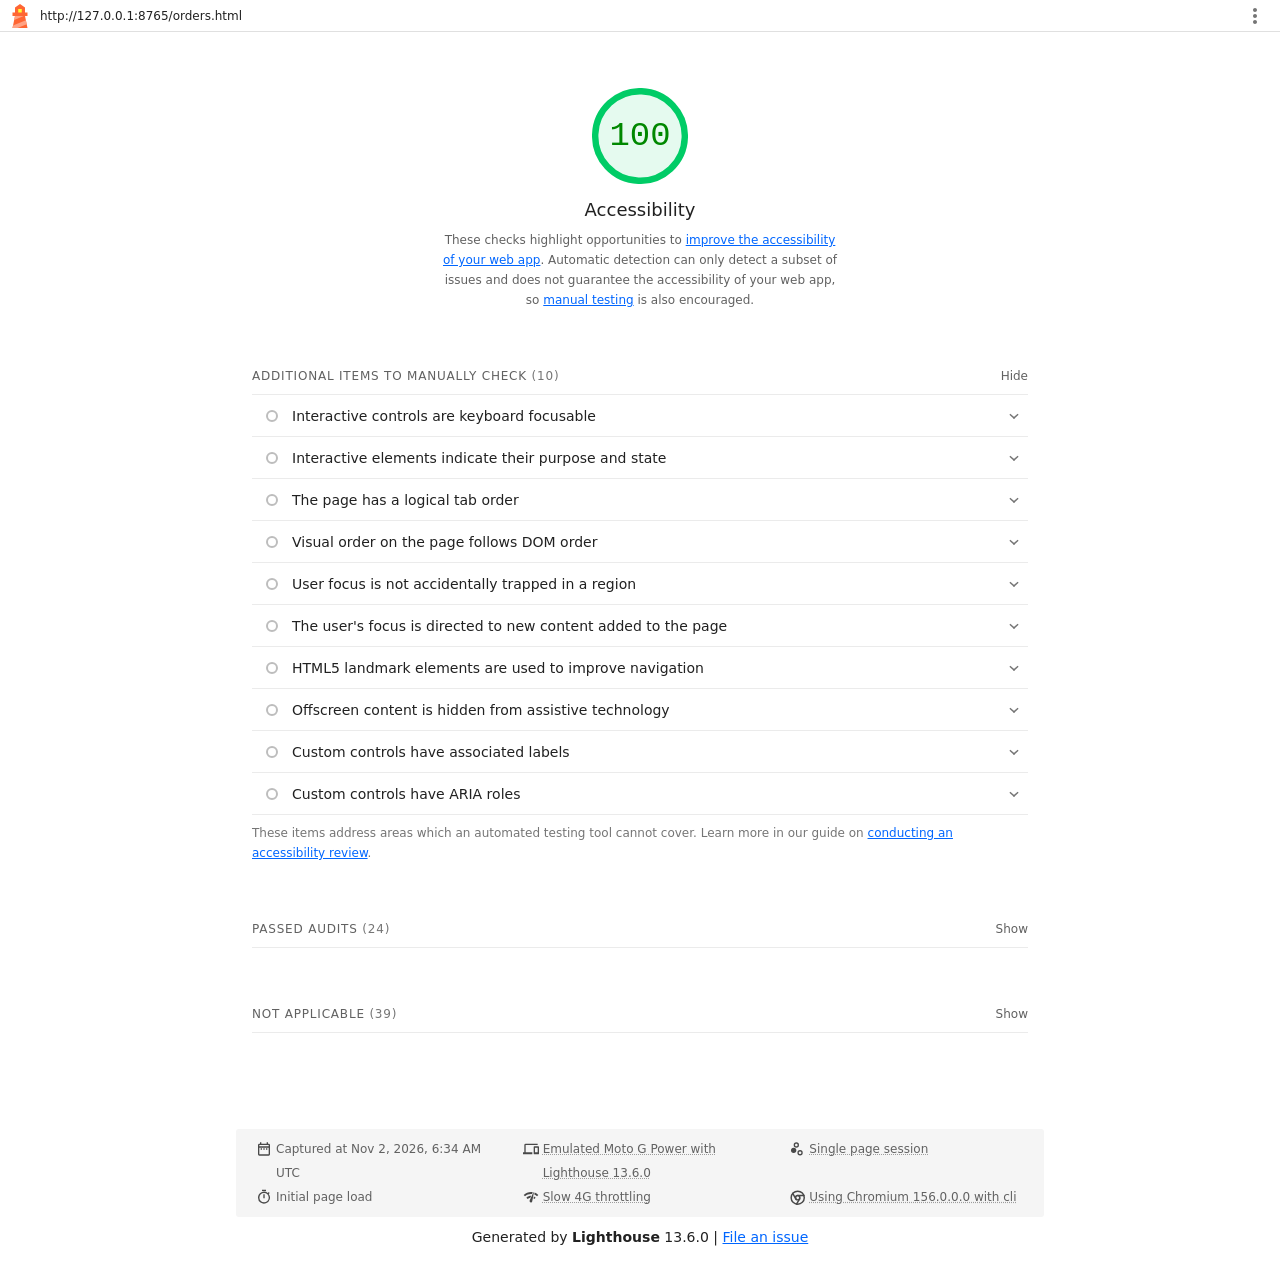
<file: lighthouse/orders-accessibility.html>
<!--
@license
Copyright 2018 Google LLC
SPDX-License-Identifier: Apache-2.0
-->
<!doctype html>
<html lang="en">
<head>
  <meta charset="utf-8">
  <meta name="viewport" content="width=device-width, initial-scale=1, minimum-scale=1">
  <link rel="icon" href='data:image/svg+xml;utf8,<svg fill="none" xmlns="http://www.w3.org/2000/svg" viewBox="0 0 48 48"><path d="m14 7 10-7 10 7v10h5v7h-5l5 24H9l5-24H9v-7h5V7Z" fill="%23F63"/><path d="M31.561 24H14l-1.689 8.105L31.561 24ZM18.983 48H9l1.022-4.907L35.723 32.27l1.663 7.98L18.983 48Z" fill="%23FFA385"/><path fill="%23FF3" d="M20.5 10h7v7h-7z"/></svg>'>
  <title>Lighthouse Report</title>
  <style>body {margin: 0}</style>
</head>
<body>
  <noscript>Lighthouse report requires JavaScript. Please enable.</noscript>

  <div id="lh-log"></div>

  <script>window.__LIGHTHOUSE_JSON__ = {"lighthouseVersion":"13.6.0","requestedUrl":"http://127.0.0.1:8765/orders.html","mainDocumentUrl":"http://127.0.0.1:8765/orders.html","finalDisplayedUrl":"http://127.0.0.1:8765/orders.html","finalUrl":"http://127.0.0.1:8765/orders.html","fetchTime":"2026-11-02T06:34:53.182Z","gatherMode":"navigation","runWarnings":[],"userAgent":"Mozilla/5.0 (Macintosh; Intel Mac OS X 10_15_7) AppleWebKit/537.36 (KHTML, like Gecko) Chrome/156.0.0.0 Safari/537.36","environment":{"networkUserAgent":"Mozilla/5.0 (Linux; Android 11; moto g power (2022)) AppleWebKit/537.36 (KHTML, like Gecko) Chrome/156.0.0.0 Mobile Safari/537.36","hostUserAgent":"Mozilla/5.0 (Macintosh; Intel Mac OS X 10_15_7) AppleWebKit/537.36 (KHTML, like Gecko) Chrome/156.0.0.0 Safari/537.36","benchmarkIndex":1861,"credits":{"axe-core":"4.14.0"}},"audits":{"accesskeys":{"id":"accesskeys","title":"`[accesskey]` values are unique","description":"Access keys let users quickly focus a part of the page. For proper navigation, each access key must be unique. [Learn more about access keys](https://dequeuniversity.com/rules/axe/4.14/accesskeys).","score":null,"scoreDisplayMode":"notApplicable"},"aria-allowed-attr":{"id":"aria-allowed-attr","title":"`[aria-*]` attributes match their roles","description":"Each ARIA `role` supports a specific subset of `aria-*` attributes. Mismatching these invalidates the `aria-*` attributes. [Learn how to match ARIA attributes to their roles](https://dequeuniversity.com/rules/axe/4.14/aria-allowed-attr).","score":1,"scoreDisplayMode":"binary","details":{"type":"table","headings":[{"key":"node","valueType":"node","subItemsHeading":{"key":"relatedNode","valueType":"node"},"label":"Failing Elements"}],"items":[]}},"aria-allowed-role":{"id":"aria-allowed-role","title":"Uses ARIA roles only on compatible elements","description":"Many HTML elements can only be assigned certain ARIA roles. Using ARIA roles where they are not allowed can interfere with the accessibility of the web page. [Learn more about ARIA roles](https://dequeuniversity.com/rules/axe/4.14/aria-allowed-role).","score":null,"scoreDisplayMode":"notApplicable"},"aria-command-name":{"id":"aria-command-name","title":"`button`, `link`, and `menuitem` elements have accessible names","description":"When an element doesn't have an accessible name, screen readers announce it with a generic name, making it unusable for users who rely on screen readers. [Learn how to make command elements more accessible](https://dequeuniversity.com/rules/axe/4.14/aria-command-name).","score":null,"scoreDisplayMode":"notApplicable"},"aria-conditional-attr":{"id":"aria-conditional-attr","title":"ARIA attributes are used as specified for the element's role","description":"Some ARIA attributes are only allowed on an element under certain conditions. [Learn more about conditional ARIA attributes](https://dequeuniversity.com/rules/axe/4.14/aria-conditional-attr).","score":1,"scoreDisplayMode":"binary","details":{"type":"table","headings":[{"key":"node","valueType":"node","subItemsHeading":{"key":"relatedNode","valueType":"node"},"label":"Failing Elements"}],"items":[]}},"aria-deprecated-role":{"id":"aria-deprecated-role","title":"Deprecated ARIA roles were not used","description":"Deprecated ARIA roles may not be processed correctly by assistive technology. [Learn more about deprecated ARIA roles](https://dequeuniversity.com/rules/axe/4.14/aria-deprecated-role).","score":null,"scoreDisplayMode":"notApplicable"},"aria-dialog-name":{"id":"aria-dialog-name","title":"Elements with `role=\"dialog\"` or `role=\"alertdialog\"` have accessible names.","description":"ARIA dialog elements without accessible names may prevent screen readers users from discerning the purpose of these elements. [Learn how to make ARIA dialog elements more accessible](https://dequeuniversity.com/rules/axe/4.14/aria-dialog-name).","score":null,"scoreDisplayMode":"notApplicable"},"aria-hidden-body":{"id":"aria-hidden-body","title":"`[aria-hidden=\"true\"]` is not present on the document `\u003cbody>`","description":"Assistive technologies, like screen readers, work inconsistently when `aria-hidden=\"true\"` is set on the document `\u003cbody>`. [Learn how `aria-hidden` affects the document body](https://dequeuniversity.com/rules/axe/4.14/aria-hidden-body).","score":1,"scoreDisplayMode":"binary","details":{"type":"table","headings":[{"key":"node","valueType":"node","subItemsHeading":{"key":"relatedNode","valueType":"node"},"label":"Failing Elements"}],"items":[]}},"aria-hidden-focus":{"id":"aria-hidden-focus","title":"`[aria-hidden=\"true\"]` elements do not contain focusable descendents","description":"Focusable descendents within an `[aria-hidden=\"true\"]` element prevent those interactive elements from being available to users of assistive technologies like screen readers. [Learn how `aria-hidden` affects focusable elements](https://dequeuniversity.com/rules/axe/4.14/aria-hidden-focus).","score":null,"scoreDisplayMode":"notApplicable"},"aria-input-field-name":{"id":"aria-input-field-name","title":"ARIA input fields have accessible names","description":"When an input field doesn't have an accessible name, screen readers announce it with a generic name, making it unusable for users who rely on screen readers. [Learn more about input field labels](https://dequeuniversity.com/rules/axe/4.14/aria-input-field-name).","score":null,"scoreDisplayMode":"notApplicable"},"aria-meter-name":{"id":"aria-meter-name","title":"ARIA `meter` elements have accessible names","description":"When a meter element doesn't have an accessible name, screen readers announce it with a generic name, making it unusable for users who rely on screen readers. [Learn how to name `meter` elements](https://dequeuniversity.com/rules/axe/4.14/aria-meter-name).","score":null,"scoreDisplayMode":"notApplicable"},"aria-progressbar-name":{"id":"aria-progressbar-name","title":"ARIA `progressbar` elements have accessible names","description":"When a `progressbar` element doesn't have an accessible name, screen readers announce it with a generic name, making it unusable for users who rely on screen readers. [Learn how to label `progressbar` elements](https://dequeuniversity.com/rules/axe/4.14/aria-progressbar-name).","score":null,"scoreDisplayMode":"notApplicable"},"aria-prohibited-attr":{"id":"aria-prohibited-attr","title":"Elements use only permitted ARIA attributes","description":"Using ARIA attributes in roles where they are prohibited can mean that important information is not communicated to users of assistive technologies. [Learn more about prohibited ARIA roles](https://dequeuniversity.com/rules/axe/4.14/aria-prohibited-attr).","score":1,"scoreDisplayMode":"binary","details":{"type":"table","headings":[{"key":"node","valueType":"node","subItemsHeading":{"key":"relatedNode","valueType":"node"},"label":"Failing Elements"}],"items":[]}},"aria-required-attr":{"id":"aria-required-attr","title":"`[role]`s have all required `[aria-*]` attributes","description":"Some ARIA roles have required attributes that describe the state of the element to screen readers. [Learn more about roles and required attributes](https://dequeuniversity.com/rules/axe/4.14/aria-required-attr).","score":null,"scoreDisplayMode":"notApplicable"},"aria-required-children":{"id":"aria-required-children","title":"Elements with an ARIA `[role]` that require children to contain a specific `[role]` have all required children.","description":"Some ARIA parent roles must contain specific child roles to perform their intended accessibility functions. [Learn more about roles and required children elements](https://dequeuniversity.com/rules/axe/4.14/aria-required-children).","score":null,"scoreDisplayMode":"notApplicable"},"aria-required-parent":{"id":"aria-required-parent","title":"`[role]`s are contained by their required parent element","description":"Some ARIA child roles must be contained by specific parent roles to properly perform their intended accessibility functions. [Learn more about ARIA roles and required parent element](https://dequeuniversity.com/rules/axe/4.14/aria-required-parent).","score":null,"scoreDisplayMode":"notApplicable"},"aria-roles":{"id":"aria-roles","title":"`[role]` values are valid","description":"ARIA roles must have valid values in order to perform their intended accessibility functions. [Learn more about valid ARIA roles](https://dequeuniversity.com/rules/axe/4.14/aria-roles).","score":null,"scoreDisplayMode":"notApplicable"},"aria-text":{"id":"aria-text","title":"Elements with the `role=text` attribute do not have focusable descendents.","description":"Adding `role=text` around a text node split by markup enables VoiceOver to treat it as one phrase, but the element's focusable descendents will not be announced. [Learn more about the `role=text` attribute](https://dequeuniversity.com/rules/axe/4.14/aria-text).","score":null,"scoreDisplayMode":"notApplicable"},"aria-toggle-field-name":{"id":"aria-toggle-field-name","title":"ARIA toggle fields have accessible names","description":"When a toggle field doesn't have an accessible name, screen readers announce it with a generic name, making it unusable for users who rely on screen readers. [Learn more about toggle fields](https://dequeuniversity.com/rules/axe/4.14/aria-toggle-field-name).","score":null,"scoreDisplayMode":"notApplicable"},"aria-tooltip-name":{"id":"aria-tooltip-name","title":"ARIA `tooltip` elements have accessible names","description":"When a tooltip element doesn't have an accessible name, screen readers announce it with a generic name, making it unusable for users who rely on screen readers. [Learn how to name `tooltip` elements](https://dequeuniversity.com/rules/axe/4.14/aria-tooltip-name).","score":null,"scoreDisplayMode":"notApplicable"},"aria-treeitem-name":{"id":"aria-treeitem-name","title":"ARIA `treeitem` elements have accessible names","description":"When a `treeitem` element doesn't have an accessible name, screen readers announce it with a generic name, making it unusable for users who rely on screen readers. [Learn more about labeling `treeitem` elements](https://dequeuniversity.com/rules/axe/4.14/aria-treeitem-name).","score":null,"scoreDisplayMode":"notApplicable"},"aria-valid-attr-value":{"id":"aria-valid-attr-value","title":"`[aria-*]` attributes have valid values","description":"Assistive technologies, like screen readers, can't interpret ARIA attributes with invalid values. [Learn more about valid values for ARIA attributes](https://dequeuniversity.com/rules/axe/4.14/aria-valid-attr-value).","score":1,"scoreDisplayMode":"binary","details":{"type":"table","headings":[{"key":"node","valueType":"node","subItemsHeading":{"key":"relatedNode","valueType":"node"},"label":"Failing Elements"}],"items":[]}},"aria-valid-attr":{"id":"aria-valid-attr","title":"`[aria-*]` attributes are valid and not misspelled","description":"Assistive technologies, like screen readers, can't interpret ARIA attributes with invalid names. [Learn more about valid ARIA attributes](https://dequeuniversity.com/rules/axe/4.14/aria-valid-attr).","score":1,"scoreDisplayMode":"binary","details":{"type":"table","headings":[{"key":"node","valueType":"node","subItemsHeading":{"key":"relatedNode","valueType":"node"},"label":"Failing Elements"}],"items":[]}},"button-name":{"id":"button-name","title":"Buttons have an accessible name","description":"When a button doesn't have an accessible name, screen readers announce it as \"button\", making it unusable for users who rely on screen readers. [Learn how to make buttons more accessible](https://dequeuniversity.com/rules/axe/4.14/button-name).","score":1,"scoreDisplayMode":"binary","details":{"type":"table","headings":[{"key":"node","valueType":"node","subItemsHeading":{"key":"relatedNode","valueType":"node"},"label":"Failing Elements"}],"items":[]}},"bypass":{"id":"bypass","title":"The page contains a heading, skip link, or landmark region","description":"Adding ways to bypass repetitive content lets keyboard users navigate the page more efficiently. [Learn more about bypass blocks](https://dequeuniversity.com/rules/axe/4.14/bypass).","score":null,"scoreDisplayMode":"notApplicable"},"color-contrast":{"id":"color-contrast","title":"Background and foreground colors have a sufficient contrast ratio","description":"Low-contrast text is difficult or impossible for many users to read. [Learn how to provide sufficient color contrast](https://dequeuniversity.com/rules/axe/4.14/color-contrast).","score":1,"scoreDisplayMode":"binary","details":{"type":"table","headings":[{"key":"node","valueType":"node","subItemsHeading":{"key":"relatedNode","valueType":"node"},"label":"Failing Elements"}],"items":[]}},"definition-list":{"id":"definition-list","title":"`\u003cdl>`'s contain only properly-ordered `\u003cdt>` and `\u003cdd>` groups, `\u003cscript>`, `\u003ctemplate>` or `\u003cdiv>` elements.","description":"When definition lists are not properly marked up, screen readers may produce confusing or inaccurate output. [Learn how to structure definition lists correctly](https://dequeuniversity.com/rules/axe/4.14/definition-list).","score":null,"scoreDisplayMode":"notApplicable"},"dlitem":{"id":"dlitem","title":"Definition list items are wrapped in `\u003cdl>` elements","description":"Definition list items (`\u003cdt>` and `\u003cdd>`) must be wrapped in a parent `\u003cdl>` element to ensure that screen readers can properly announce them. [Learn how to structure definition lists correctly](https://dequeuniversity.com/rules/axe/4.14/dlitem).","score":null,"scoreDisplayMode":"notApplicable"},"document-title":{"id":"document-title","title":"Document has a `\u003ctitle>` element","description":"The title gives screen reader users an overview of the page, and search engine users rely on it heavily to determine if a page is relevant to their search. [Learn more about document titles](https://dequeuniversity.com/rules/axe/4.14/document-title).","score":1,"scoreDisplayMode":"binary","details":{"type":"table","headings":[{"key":"node","valueType":"node","subItemsHeading":{"key":"relatedNode","valueType":"node"},"label":"Failing Elements"}],"items":[]}},"duplicate-id-aria":{"id":"duplicate-id-aria","title":"ARIA IDs are unique","description":"The value of an ARIA ID must be unique to prevent other instances from being overlooked by assistive technologies. [Learn how to fix duplicate ARIA IDs](https://dequeuniversity.com/rules/axe/4.14/duplicate-id-aria).","score":null,"scoreDisplayMode":"notApplicable"},"empty-heading":{"id":"empty-heading","title":"All heading elements contain content.","description":"A heading with no content or inaccessible text prevent screen reader users from accessing information on the page's structure. [Learn more about headings](https://dequeuniversity.com/rules/axe/4.14/empty-heading).","score":null,"scoreDisplayMode":"notApplicable"},"form-field-multiple-labels":{"id":"form-field-multiple-labels","title":"No form fields have multiple labels","description":"Form fields with multiple labels can be confusingly announced by assistive technologies like screen readers which use either the first, the last, or all of the labels. [Learn how to use form labels](https://dequeuniversity.com/rules/axe/4.14/form-field-multiple-labels).","score":null,"scoreDisplayMode":"notApplicable"},"frame-title":{"id":"frame-title","title":"`\u003cframe>` or `\u003ciframe>` elements have a title","description":"Screen reader users rely on frame titles to describe the contents of frames. [Learn more about frame titles](https://dequeuniversity.com/rules/axe/4.14/frame-title).","score":null,"scoreDisplayMode":"notApplicable"},"heading-order":{"id":"heading-order","title":"Heading elements appear in a sequentially-descending order","description":"Properly ordered headings that do not skip levels convey the semantic structure of the page, making it easier to navigate and understand when using assistive technologies. [Learn more about heading order](https://dequeuniversity.com/rules/axe/4.14/heading-order).","score":1,"scoreDisplayMode":"binary","details":{"type":"table","headings":[{"key":"node","valueType":"node","subItemsHeading":{"key":"relatedNode","valueType":"node"},"label":"Failing Elements"}],"items":[]}},"html-has-lang":{"id":"html-has-lang","title":"`\u003chtml>` element has a `[lang]` attribute","description":"If a page doesn't specify a `lang` attribute, a screen reader assumes that the page is in the default language that the user chose when setting up the screen reader. If the page isn't actually in the default language, then the screen reader might not announce the page's text correctly. [Learn more about the `lang` attribute](https://dequeuniversity.com/rules/axe/4.14/html-has-lang).","score":1,"scoreDisplayMode":"binary","details":{"type":"table","headings":[{"key":"node","valueType":"node","subItemsHeading":{"key":"relatedNode","valueType":"node"},"label":"Failing Elements"}],"items":[]}},"html-lang-valid":{"id":"html-lang-valid","title":"`\u003chtml>` element has a valid value for its `[lang]` attribute","description":"Specifying a valid [BCP 47 language](https://www.w3.org/International/questions/qa-choosing-language-tags#question) helps screen readers announce text properly. [Learn how to use the `lang` attribute](https://dequeuniversity.com/rules/axe/4.14/html-lang-valid).","score":1,"scoreDisplayMode":"binary","details":{"type":"table","headings":[{"key":"node","valueType":"node","subItemsHeading":{"key":"relatedNode","valueType":"node"},"label":"Failing Elements"}],"items":[]}},"html-xml-lang-mismatch":{"id":"html-xml-lang-mismatch","title":"`\u003chtml>` element has an `[xml:lang]` attribute with the same base language as the `[lang]` attribute.","description":"If the webpage does not specify a consistent language, then the screen reader might not announce the page's text correctly. [Learn more about the `lang` attribute](https://dequeuniversity.com/rules/axe/4.14/html-xml-lang-mismatch).","score":null,"scoreDisplayMode":"notApplicable"},"identical-links-same-purpose":{"id":"identical-links-same-purpose","title":"Identical links have the same purpose.","description":"Links with the same destination should have the same description, to help users understand the link's purpose and decide whether to follow it. [Learn more about identical links](https://dequeuniversity.com/rules/axe/4.14/identical-links-same-purpose).","score":null,"scoreDisplayMode":"notApplicable"},"image-alt":{"id":"image-alt","title":"Image elements have `[alt]` attributes","description":"Informative elements should aim for short, descriptive alternate text. Decorative elements can be ignored with an empty alt attribute. [Learn more about the `alt` attribute](https://dequeuniversity.com/rules/axe/4.14/image-alt).","score":1,"scoreDisplayMode":"binary","details":{"type":"table","headings":[{"key":"node","valueType":"node","subItemsHeading":{"key":"relatedNode","valueType":"node"},"label":"Failing Elements"}],"items":[]}},"image-redundant-alt":{"id":"image-redundant-alt","title":"Image elements do not have `[alt]` attributes that are redundant text.","description":"Informative elements should aim for short, descriptive alternative text. Alternative text that is exactly the same as the text adjacent to the link or image is potentially confusing for screen reader users, because the text will be read twice. [Learn more about the `alt` attribute](https://dequeuniversity.com/rules/axe/4.14/image-redundant-alt).","score":null,"scoreDisplayMode":"notApplicable"},"input-button-name":{"id":"input-button-name","title":"Input buttons have discernible text.","description":"Adding discernable and accessible text to input buttons may help screen reader users understand the purpose of the input button. [Learn more about input buttons](https://dequeuniversity.com/rules/axe/4.14/input-button-name).","score":null,"scoreDisplayMode":"notApplicable"},"input-image-alt":{"id":"input-image-alt","title":"`\u003cinput type=\"image\">` elements have `[alt]` text","description":"When an image is being used as an `\u003cinput>` button, providing alternative text can help screen reader users understand the purpose of the button. [Learn about input image alt text](https://dequeuniversity.com/rules/axe/4.14/input-image-alt).","score":null,"scoreDisplayMode":"notApplicable"},"label-content-name-mismatch":{"id":"label-content-name-mismatch","title":"Elements with visible text labels have matching accessible names.","description":"Visible text labels that do not match the accessible name can result in a confusing experience for screen reader users. [Learn more about accessible names](https://dequeuniversity.com/rules/axe/4.14/label-content-name-mismatch).","score":1,"scoreDisplayMode":"binary","details":{"type":"table","headings":[{"key":"node","valueType":"node","subItemsHeading":{"key":"relatedNode","valueType":"node"},"label":"Failing Elements"}],"items":[]}},"label":{"id":"label","title":"Form elements have associated labels","description":"Labels ensure that form controls are announced properly by assistive technologies, like screen readers. [Learn more about form element labels](https://dequeuniversity.com/rules/axe/4.14/label).","score":1,"scoreDisplayMode":"binary","details":{"type":"table","headings":[{"key":"node","valueType":"node","subItemsHeading":{"key":"relatedNode","valueType":"node"},"label":"Failing Elements"}],"items":[]}},"landmark-one-main":{"id":"landmark-one-main","title":"Document has a main landmark.","description":"One main landmark helps screen reader users navigate a web page. [Learn more about landmarks](https://dequeuniversity.com/rules/axe/4.14/landmark-one-main).","score":1,"scoreDisplayMode":"binary","details":{"type":"table","headings":[{"key":"node","valueType":"node","subItemsHeading":{"key":"relatedNode","valueType":"node"},"label":"Failing Elements"}],"items":[]}},"link-name":{"id":"link-name","title":"Links have a discernible name","description":"Link text (and alternate text for images, when used as links) that is discernible, unique, and focusable improves the navigation experience for screen reader users. [Learn how to make links accessible](https://dequeuniversity.com/rules/axe/4.14/link-name).","score":1,"scoreDisplayMode":"binary","details":{"type":"table","headings":[{"key":"node","valueType":"node","subItemsHeading":{"key":"relatedNode","valueType":"node"},"label":"Failing Elements"}],"items":[]}},"link-in-text-block":{"id":"link-in-text-block","title":"Links are distinguishable without relying on color.","description":"Low-contrast text is difficult or impossible for many users to read. Link text that is discernible improves the experience for users with low vision. [Learn how to make links distinguishable](https://dequeuniversity.com/rules/axe/4.14/link-in-text-block).","score":null,"scoreDisplayMode":"notApplicable"},"list":{"id":"list","title":"Lists contain only `\u003cli>` elements and script supporting elements (`\u003cscript>` and `\u003ctemplate>`).","description":"Screen readers have a specific way of announcing lists. Ensuring proper list structure aids screen reader output. [Learn more about proper list structure](https://dequeuniversity.com/rules/axe/4.14/list).","score":1,"scoreDisplayMode":"binary","details":{"type":"table","headings":[{"key":"node","valueType":"node","subItemsHeading":{"key":"relatedNode","valueType":"node"},"label":"Failing Elements"}],"items":[]}},"listitem":{"id":"listitem","title":"List items (`\u003cli>`) are contained within `\u003cul>`, `\u003col>` or `\u003cmenu>` parent elements","description":"Screen readers require list items (`\u003cli>`) to be contained within a parent `\u003cul>`, `\u003col>` or `\u003cmenu>` to be announced properly. [Learn more about proper list structure](https://dequeuniversity.com/rules/axe/4.14/listitem).","score":1,"scoreDisplayMode":"binary","details":{"type":"table","headings":[{"key":"node","valueType":"node","subItemsHeading":{"key":"relatedNode","valueType":"node"},"label":"Failing Elements"}],"items":[]}},"meta-refresh":{"id":"meta-refresh","title":"The document does not use `\u003cmeta http-equiv=\"refresh\">`","description":"Users do not expect a page to refresh automatically, and doing so will move focus back to the top of the page. This may create a frustrating or confusing experience. [Learn more about the refresh meta tag](https://dequeuniversity.com/rules/axe/4.14/meta-refresh).","score":null,"scoreDisplayMode":"notApplicable"},"meta-viewport":{"id":"meta-viewport","title":"`[user-scalable=\"no\"]` is not used in the `\u003cmeta name=\"viewport\">` element and the `[maximum-scale]` attribute is not less than 5.","description":"Disabling zooming is problematic for users with low vision who rely on screen magnification to properly see the contents of a web page. [Learn more about the viewport meta tag](https://dequeuniversity.com/rules/axe/4.14/meta-viewport).","score":1,"scoreDisplayMode":"binary","details":{"type":"table","headings":[{"key":"node","valueType":"node","subItemsHeading":{"key":"relatedNode","valueType":"node"},"label":"Failing Elements"}],"items":[]}},"object-alt":{"id":"object-alt","title":"`\u003cobject>` elements have alternate text","description":"Screen readers cannot translate non-text content. Adding alternate text to `\u003cobject>` elements helps screen readers convey meaning to users. [Learn more about alt text for `object` elements](https://dequeuniversity.com/rules/axe/4.14/object-alt).","score":null,"scoreDisplayMode":"notApplicable"},"select-name":{"id":"select-name","title":"Select elements have associated label elements.","description":"Form elements without effective labels can create frustrating experiences for screen reader users. [Learn more about the `select` element](https://dequeuniversity.com/rules/axe/4.14/select-name).","score":1,"scoreDisplayMode":"binary","details":{"type":"table","headings":[{"key":"node","valueType":"node","subItemsHeading":{"key":"relatedNode","valueType":"node"},"label":"Failing Elements"}],"items":[]}},"skip-link":{"id":"skip-link","title":"Skip links are focusable.","description":"Including a skip link can help users skip to the main content to save time. [Learn more about skip links](https://dequeuniversity.com/rules/axe/4.14/skip-link).","score":1,"scoreDisplayMode":"binary","details":{"type":"table","headings":[{"key":"node","valueType":"node","subItemsHeading":{"key":"relatedNode","valueType":"node"},"label":"Failing Elements"}],"items":[]}},"tabindex":{"id":"tabindex","title":"No element has a `[tabindex]` value greater than 0","description":"A value greater than 0 implies an explicit navigation ordering. Although technically valid, this often creates frustrating experiences for users who rely on assistive technologies. [Learn more about the `tabindex` attribute](https://dequeuniversity.com/rules/axe/4.14/tabindex).","score":null,"scoreDisplayMode":"notApplicable"},"table-duplicate-name":{"id":"table-duplicate-name","title":"Tables have different content in the summary attribute and `\u003ccaption>`.","description":"The summary attribute should describe the table structure, while `\u003ccaption>` should have the onscreen title. Accurate table mark-up helps users of screen readers. [Learn more about summary and caption](https://dequeuniversity.com/rules/axe/4.14/table-duplicate-name).","score":null,"scoreDisplayMode":"notApplicable"},"table-fake-caption":{"id":"table-fake-caption","title":"Tables use `\u003ccaption>` instead of cells with the `[colspan]` attribute to indicate a caption.","description":"Screen readers have features to make navigating tables easier. Ensuring that tables use the actual caption element instead of cells with the `[colspan]` attribute may improve the experience for screen reader users. [Learn more about captions](https://dequeuniversity.com/rules/axe/4.14/table-fake-caption).","score":null,"scoreDisplayMode":"notApplicable"},"target-size":{"id":"target-size","title":"Touch targets have sufficient size and spacing.","description":"Touch targets with sufficient size and spacing help users who may have difficulty targeting small controls to activate the targets. [Learn more about touch targets](https://dequeuniversity.com/rules/axe/4.14/target-size).","score":1,"scoreDisplayMode":"binary","details":{"type":"table","headings":[{"key":"node","valueType":"node","subItemsHeading":{"key":"relatedNode","valueType":"node"},"label":"Failing Elements"}],"items":[]}},"td-has-header":{"id":"td-has-header","title":"`\u003ctd>` elements in a large `\u003ctable>` have one or more table headers.","description":"Screen readers have features to make navigating tables easier. Ensuring that `\u003ctd>` elements in a large table (3 or more cells in width and height) have an associated table header may improve the experience for screen reader users. [Learn more about table headers](https://dequeuniversity.com/rules/axe/4.14/td-has-header).","score":null,"scoreDisplayMode":"notApplicable"},"td-headers-attr":{"id":"td-headers-attr","title":"Cells in a `\u003ctable>` element that use the `[headers]` attribute refer to table cells within the same table.","description":"Screen readers have features to make navigating tables easier. Ensuring `\u003ctd>` cells using the `[headers]` attribute only refer to other cells in the same table may improve the experience for screen reader users. [Learn more about the `headers` attribute](https://dequeuniversity.com/rules/axe/4.14/td-headers-attr).","score":null,"scoreDisplayMode":"notApplicable"},"th-has-data-cells":{"id":"th-has-data-cells","title":"`\u003cth>` elements and elements with `[role=\"columnheader\"/\"rowheader\"]` have data cells they describe.","description":"Screen readers have features to make navigating tables easier. Ensuring table headers always refer to some set of cells may improve the experience for screen reader users. [Learn more about table headers](https://dequeuniversity.com/rules/axe/4.14/th-has-data-cells).","score":null,"scoreDisplayMode":"notApplicable"},"valid-lang":{"id":"valid-lang","title":"`[lang]` attributes have a valid value","description":"Specifying a valid [BCP 47 language](https://www.w3.org/International/questions/qa-choosing-language-tags#question) on elements helps ensure that text is pronounced correctly by a screen reader. [Learn how to use the `lang` attribute](https://dequeuniversity.com/rules/axe/4.14/valid-lang).","score":null,"scoreDisplayMode":"notApplicable"},"video-caption":{"id":"video-caption","title":"`\u003cvideo>` elements contain a `\u003ctrack>` element with `[kind=\"captions\"]`","description":"When a video provides a caption it is easier for deaf and hearing impaired users to access its information. [Learn more about video captions](https://dequeuniversity.com/rules/axe/4.14/video-caption).","score":null,"scoreDisplayMode":"notApplicable"},"custom-controls-labels":{"id":"custom-controls-labels","title":"Custom controls have associated labels","description":"Custom interactive controls have associated labels, provided by aria-label or aria-labelledby. [Learn more about custom controls and labels](https://developer.chrome.com/docs/lighthouse/accessibility/custom-controls-labels/).","score":null,"scoreDisplayMode":"manual"},"custom-controls-roles":{"id":"custom-controls-roles","title":"Custom controls have ARIA roles","description":"Custom interactive controls have appropriate ARIA roles. [Learn how to add roles to custom controls](https://developer.chrome.com/docs/lighthouse/accessibility/custom-control-roles/).","score":null,"scoreDisplayMode":"manual"},"focus-traps":{"id":"focus-traps","title":"User focus is not accidentally trapped in a region","description":"A user can tab into and out of any control or region without accidentally trapping their focus. [Learn how to avoid focus traps](https://developer.chrome.com/docs/lighthouse/accessibility/focus-traps/).","score":null,"scoreDisplayMode":"manual"},"focusable-controls":{"id":"focusable-controls","title":"Interactive controls are keyboard focusable","description":"Custom interactive controls are keyboard focusable and display a focus indicator. [Learn how to make custom controls focusable](https://developer.chrome.com/docs/lighthouse/accessibility/focusable-controls/).","score":null,"scoreDisplayMode":"manual"},"interactive-element-affordance":{"id":"interactive-element-affordance","title":"Interactive elements indicate their purpose and state","description":"Interactive elements, such as links and buttons, should indicate their state and be distinguishable from non-interactive elements. [Learn how to decorate interactive elements with affordance hints](https://developer.chrome.com/docs/lighthouse/accessibility/interactive-element-affordance/).","score":null,"scoreDisplayMode":"manual"},"logical-tab-order":{"id":"logical-tab-order","title":"The page has a logical tab order","description":"Tabbing through the page follows the visual layout. Users cannot focus elements that are offscreen. [Learn more about logical tab ordering](https://developer.chrome.com/docs/lighthouse/accessibility/logical-tab-order/).","score":null,"scoreDisplayMode":"manual"},"managed-focus":{"id":"managed-focus","title":"The user's focus is directed to new content added to the page","description":"If new content, such as a dialog, is added to the page, the user's focus is directed to it. [Learn how to direct focus to new content](https://developer.chrome.com/docs/lighthouse/accessibility/managed-focus/).","score":null,"scoreDisplayMode":"manual"},"offscreen-content-hidden":{"id":"offscreen-content-hidden","title":"Offscreen content is hidden from assistive technology","description":"Offscreen content is hidden with display: none or aria-hidden=true. [Learn how to properly hide offscreen content](https://developer.chrome.com/docs/lighthouse/accessibility/offscreen-content-hidden/).","score":null,"scoreDisplayMode":"manual"},"use-landmarks":{"id":"use-landmarks","title":"HTML5 landmark elements are used to improve navigation","description":"Landmark elements (`\u003cmain>`, `\u003cnav>`, etc.) are used to improve the keyboard navigation of the page for assistive technology. [Learn more about landmark elements](https://developer.chrome.com/docs/lighthouse/accessibility/use-landmarks/).","score":null,"scoreDisplayMode":"manual"},"visual-order-follows-dom":{"id":"visual-order-follows-dom","title":"Visual order on the page follows DOM order","description":"DOM order matches the visual order, improving navigation for assistive technology. [Learn more about DOM and visual ordering](https://developer.chrome.com/docs/lighthouse/accessibility/visual-order-follows-dom/).","score":null,"scoreDisplayMode":"manual"},"autocomplete-valid":{"id":"autocomplete-valid","title":"`autocomplete` attributes are used correctly","description":"The `autocomplete` attribute values must be valid and correctly applied for screen readers to function correctly. [Learn more about valid autocomplete values](https://dequeuniversity.com/rules/axe/4.14/autocomplete-valid).","score":1,"scoreDisplayMode":"binary","details":{"type":"table","headings":[{"key":"node","valueType":"node","subItemsHeading":{"key":"relatedNode","valueType":"node"},"label":"Failing Elements"}],"items":[]}},"presentation-role-conflict":{"id":"presentation-role-conflict","title":"Elements with `role=\"none\"` or `role=\"presentation\"` do not have conflicts","description":"There are certain cases where the semantic role of an element with `role=\"none\"` or `role=\"presentation\"` does not resolve to none or presentation. To ensure the element remains removed from the accessibility tree, you should not add any global ARIA attributes to the element or make it focusable. [Learn more about presentation role conflict](https://dequeuniversity.com/rules/axe/4.14/presentation-role-conflict).","score":1,"scoreDisplayMode":"binary","details":{"type":"table","headings":[{"key":"node","valueType":"node","subItemsHeading":{"key":"relatedNode","valueType":"node"},"label":"Failing Elements"}],"items":[]}},"svg-img-alt":{"id":"svg-img-alt","title":"SVG elements with an `img` role have an accessible text alternative","description":"Ensures SVG elements with an `img`, `graphics-document` or `graphics-symbol` role have an accessible text alternative. [Learn more about SVG alt text](https://dequeuniversity.com/rules/axe/4.14/svg-img-alt).","score":null,"scoreDisplayMode":"notApplicable"}},"configSettings":{"output":["html"],"maxWaitForFcp":30000,"maxWaitForLoad":45000,"pauseAfterFcpMs":1000,"pauseAfterLoadMs":1000,"networkQuietThresholdMs":1000,"cpuQuietThresholdMs":1000,"formFactor":"mobile","throttling":{"rttMs":150,"throughputKbps":1638.4,"requestLatencyMs":562.5,"downloadThroughputKbps":1474.5600000000002,"uploadThroughputKbps":675,"cpuSlowdownMultiplier":4},"throttlingMethod":"simulate","screenEmulation":{"mobile":true,"width":412,"height":823,"deviceScaleFactor":1.75,"disabled":false},"emulatedUserAgent":"Mozilla/5.0 (Linux; Android 11; moto g power (2022)) AppleWebKit/537.36 (KHTML, like Gecko) Chrome/136.0.0.0 Mobile Safari/537.36","auditMode":false,"gatherMode":false,"clearStorageTypes":["file_systems","shader_cache","service_workers","cache_storage"],"disableStorageReset":false,"debugNavigation":false,"channel":"cli","usePassiveGathering":false,"disableFullPageScreenshot":false,"skipAboutBlank":false,"blankPage":"about:blank","ignoreStatusCode":false,"locale":"en-US","blockedUrlPatterns":null,"additionalTraceCategories":null,"extraHeaders":null,"precomputedLanternData":null,"onlyAudits":null,"onlyCategories":["accessibility"],"skipAudits":null},"categories":{"accessibility":{"title":"Accessibility","description":"These checks highlight opportunities to [improve the accessibility of your web app](https://developer.chrome.com/docs/lighthouse/accessibility/). Automatic detection can only detect a subset of issues and does not guarantee the accessibility of your web app, so [manual testing](https://web.dev/articles/how-to-review) is also encouraged.","manualDescription":"These items address areas which an automated testing tool cannot cover. Learn more in our guide on [conducting an accessibility review](https://web.dev/articles/how-to-review).","supportedModes":["navigation","snapshot"],"auditRefs":[{"id":"accesskeys","weight":0,"group":"a11y-navigation"},{"id":"aria-allowed-attr","weight":10,"group":"a11y-aria"},{"id":"aria-command-name","weight":0,"group":"a11y-aria"},{"id":"aria-conditional-attr","weight":7,"group":"a11y-aria"},{"id":"aria-deprecated-role","weight":0,"group":"a11y-aria"},{"id":"aria-dialog-name","weight":0,"group":"a11y-aria"},{"id":"aria-hidden-body","weight":10,"group":"a11y-aria"},{"id":"aria-hidden-focus","weight":0,"group":"a11y-aria"},{"id":"aria-input-field-name","weight":0,"group":"a11y-aria"},{"id":"aria-meter-name","weight":0,"group":"a11y-aria"},{"id":"aria-progressbar-name","weight":0,"group":"a11y-aria"},{"id":"aria-prohibited-attr","weight":7,"group":"a11y-aria"},{"id":"aria-required-attr","weight":0,"group":"a11y-aria"},{"id":"aria-required-children","weight":0,"group":"a11y-aria"},{"id":"aria-required-parent","weight":0,"group":"a11y-aria"},{"id":"aria-roles","weight":0,"group":"a11y-aria"},{"id":"aria-text","weight":0,"group":"a11y-aria"},{"id":"aria-toggle-field-name","weight":0,"group":"a11y-aria"},{"id":"aria-tooltip-name","weight":0,"group":"a11y-aria"},{"id":"aria-treeitem-name","weight":0,"group":"a11y-aria"},{"id":"aria-valid-attr-value","weight":10,"group":"a11y-aria"},{"id":"aria-valid-attr","weight":10,"group":"a11y-aria"},{"id":"button-name","weight":10,"group":"a11y-names-labels"},{"id":"bypass","weight":0,"group":"a11y-navigation"},{"id":"color-contrast","weight":7,"group":"a11y-color-contrast"},{"id":"definition-list","weight":0,"group":"a11y-tables-lists"},{"id":"dlitem","weight":0,"group":"a11y-tables-lists"},{"id":"document-title","weight":7,"group":"a11y-names-labels"},{"id":"duplicate-id-aria","weight":0,"group":"a11y-aria"},{"id":"form-field-multiple-labels","weight":0,"group":"a11y-names-labels"},{"id":"frame-title","weight":0,"group":"a11y-names-labels"},{"id":"heading-order","weight":3,"group":"a11y-navigation"},{"id":"html-has-lang","weight":7,"group":"a11y-language"},{"id":"html-lang-valid","weight":7,"group":"a11y-language"},{"id":"html-xml-lang-mismatch","weight":0,"group":"a11y-language"},{"id":"image-alt","weight":10,"group":"a11y-names-labels"},{"id":"input-button-name","weight":0,"group":"a11y-names-labels"},{"id":"input-image-alt","weight":0,"group":"a11y-names-labels"},{"id":"label","weight":10,"group":"a11y-names-labels"},{"id":"link-in-text-block","weight":0,"group":"a11y-color-contrast"},{"id":"link-name","weight":7,"group":"a11y-names-labels"},{"id":"list","weight":7,"group":"a11y-tables-lists"},{"id":"listitem","weight":7,"group":"a11y-tables-lists"},{"id":"meta-refresh","weight":0,"group":"a11y-best-practices"},{"id":"meta-viewport","weight":10,"group":"a11y-best-practices"},{"id":"object-alt","weight":0,"group":"a11y-names-labels"},{"id":"select-name","weight":10,"group":"a11y-names-labels"},{"id":"skip-link","weight":3,"group":"a11y-names-labels"},{"id":"tabindex","weight":0,"group":"a11y-navigation"},{"id":"target-size","weight":7,"group":"a11y-best-practices"},{"id":"td-headers-attr","weight":0,"group":"a11y-tables-lists"},{"id":"th-has-data-cells","weight":0,"group":"a11y-tables-lists"},{"id":"valid-lang","weight":0,"group":"a11y-language"},{"id":"video-caption","weight":0,"group":"a11y-audio-video"},{"id":"landmark-one-main","weight":3,"group":"a11y-best-practices"},{"id":"autocomplete-valid","weight":1,"group":"a11y-best-practices"},{"id":"presentation-role-conflict","weight":1,"group":"a11y-best-practices"},{"id":"svg-img-alt","weight":0,"group":"a11y-best-practices"},{"id":"focusable-controls","weight":0},{"id":"interactive-element-affordance","weight":0},{"id":"logical-tab-order","weight":0},{"id":"visual-order-follows-dom","weight":0},{"id":"focus-traps","weight":0},{"id":"managed-focus","weight":0},{"id":"use-landmarks","weight":0},{"id":"offscreen-content-hidden","weight":0},{"id":"custom-controls-labels","weight":0},{"id":"custom-controls-roles","weight":0},{"id":"table-duplicate-name","weight":0,"group":"a11y-best-practices"},{"id":"empty-heading","weight":0,"group":"a11y-best-practices"},{"id":"aria-allowed-role","weight":0,"group":"a11y-best-practices"},{"id":"image-redundant-alt","weight":0,"group":"a11y-names-labels"},{"id":"identical-links-same-purpose","weight":0,"group":"a11y-best-practices"},{"id":"label-content-name-mismatch","weight":0,"group":"hidden"},{"id":"table-fake-caption","weight":0,"group":"hidden"},{"id":"td-has-header","weight":0,"group":"hidden"}],"id":"accessibility","score":1}},"categoryGroups":{"metrics":{"title":"Metrics"},"insights":{"title":"Insights","description":"These insights are also available in the Chrome DevTools Performance Panel - [record a trace](https://developer.chrome.com/docs/devtools/performance/reference) to view more detailed information."},"diagnostics":{"title":"Diagnostics","description":"More information about the performance of your application. These numbers don't [directly affect](https://developer.chrome.com/docs/lighthouse/performance/performance-scoring/) the Performance score."},"a11y-best-practices":{"title":"Best practices","description":"These items highlight common accessibility best practices."},"a11y-color-contrast":{"title":"Contrast","description":"These are opportunities to improve the legibility of your content."},"a11y-names-labels":{"title":"Names and labels","description":"These are opportunities to improve the semantics of the controls in your application. This may enhance the experience for users of assistive technology, like a screen reader."},"a11y-navigation":{"title":"Navigation","description":"These are opportunities to improve keyboard navigation in your application."},"a11y-aria":{"title":"ARIA","description":"These are opportunities to improve the usage of ARIA in your application which may enhance the experience for users of assistive technology, like a screen reader."},"a11y-language":{"title":"Internationalization and localization","description":"These are opportunities to improve the interpretation of your content by users in different locales."},"a11y-audio-video":{"title":"Audio and video","description":"These are opportunities to provide alternative content for audio and video. This may improve the experience for users with hearing or vision impairments."},"a11y-tables-lists":{"title":"Tables and lists","description":"These are opportunities to improve the experience of reading tabular or list data using assistive technology, like a screen reader."},"seo-mobile":{"title":"Mobile Friendly","description":"Make sure your pages are mobile friendly so users don’t have to pinch or zoom in order to read the content pages. [Learn how to make pages mobile-friendly](https://developers.google.com/search/mobile-sites/)."},"seo-content":{"title":"Content Best Practices","description":"Format your HTML in a way that enables crawlers to better understand your app’s content."},"seo-crawl":{"title":"Crawling and Indexing","description":"To appear in search results, crawlers need access to your app."},"best-practices-trust-safety":{"title":"Trust and Safety"},"best-practices-ux":{"title":"User Experience"},"best-practices-browser-compat":{"title":"Browser Compatibility"},"best-practices-general":{"title":"General"},"webmcp":{"title":"WebMCP","description":"Audits validating WebMCP integration."},"agent-accessibility":{"title":"Agent Accessibility","description":"These audits highlight best practices for improving the accessibility of the website for AI agents."},"agent-discoverability":{"title":"Agent Discoverability","description":"These audits validate that websites expose discoverable resources, documentation, and catalogs for AI agents."},"hidden":{"title":""}},"stackPacks":[],"entities":[{"name":"127.0.0.1","origins":["http://127.0.0.1:8765"],"isFirstParty":true,"isUnrecognized":true}],"fullPageScreenshot":{"screenshot":{"data":"[data-uri]","width":412,"height":1548},"nodes":{"1-0-A":{"id":"","top":1484,"bottom":1532,"left":348,"right":396,"width":48,"height":48}}},"timing":{"entries":[{"startTime":1079.96,"name":"lh:config","duration":461.14,"entryType":"measure"},{"startTime":1081.48,"name":"lh:config:resolveArtifactsToDefns","duration":35.52,"entryType":"measure"},{"startTime":1541.23,"name":"lh:runner:gather","duration":4837.42,"entryType":"measure"},{"startTime":1613.4,"name":"lh:driver:connect","duration":4.78,"entryType":"measure"},{"startTime":1618.44,"name":"lh:driver:navigate","duration":8.76,"entryType":"measure"},{"startTime":1628.68,"name":"lh:gather:getBenchmarkIndex","duration":1002.73,"entryType":"measure"},{"startTime":2631.54,"name":"lh:gather:getVersion","duration":0.84,"entryType":"measure"},{"startTime":2632.46,"name":"lh:gather:getDevicePixelRatio","duration":0.78,"entryType":"measure"},{"startTime":2634.26,"name":"lh:prepare:navigationMode","duration":44.97,"entryType":"measure"},{"startTime":2634.79,"name":"lh:gather:getVersion","duration":0.33,"entryType":"measure"},{"startTime":2648.82,"name":"lh:storage:clearDataForOrigin","duration":19.77,"entryType":"measure"},{"startTime":2668.8,"name":"lh:storage:clearBrowserCaches","duration":8.73,"entryType":"measure"},{"startTime":2678.21,"name":"lh:gather:prepareThrottlingAndNetwork","duration":1.01,"entryType":"measure"},{"startTime":2686.67,"name":"lh:driver:navigate","duration":2380.39,"entryType":"measure"},{"startTime":5069.81,"name":"lh:computed:NetworkRecords","duration":1.51,"entryType":"measure"},{"startTime":5071.85,"name":"lh:gather:getArtifact:DevtoolsLog","duration":0.03,"entryType":"measure"},{"startTime":5071.89,"name":"lh:gather:getArtifact:Accessibility","duration":192.53,"entryType":"measure"},{"startTime":5264.59,"name":"lh:gather:getArtifact:NetworkUserAgent","duration":0.06,"entryType":"measure"},{"startTime":5264.66,"name":"lh:gather:getArtifact:Stacks","duration":8.11,"entryType":"measure"},{"startTime":5264.73,"name":"lh:gather:collectStacks","duration":8.03,"entryType":"measure"},{"startTime":5272.78,"name":"lh:gather:getArtifact:FullPageScreenshot","duration":1091.55,"entryType":"measure"},{"startTime":6361.53,"name":"lh:gather:getVersion","duration":0.75,"entryType":"measure"},{"startTime":6379.09,"name":"lh:runner:audit","duration":150.82,"entryType":"measure"},{"startTime":6379.23,"name":"lh:runner:auditing","duration":150.14,"entryType":"measure"},{"startTime":6380.16,"name":"lh:audit:accesskeys","duration":0.93,"entryType":"measure"},{"startTime":6381.93,"name":"lh:audit:aria-allowed-attr","duration":2.07,"entryType":"measure"},{"startTime":6384.23,"name":"lh:audit:aria-allowed-role","duration":2.12,"entryType":"measure"},{"startTime":6386.53,"name":"lh:audit:aria-command-name","duration":0.55,"entryType":"measure"},{"startTime":6387.24,"name":"lh:audit:aria-conditional-attr","duration":2.01,"entryType":"measure"},{"startTime":6389.39,"name":"lh:audit:aria-deprecated-role","duration":0.6,"entryType":"measure"},{"startTime":6390.18,"name":"lh:audit:aria-dialog-name","duration":4.26,"entryType":"measure"},{"startTime":6395,"name":"lh:audit:aria-hidden-body","duration":4.58,"entryType":"measure"},{"startTime":6399.76,"name":"lh:audit:aria-hidden-focus","duration":0.75,"entryType":"measure"},{"startTime":6400.68,"name":"lh:audit:aria-input-field-name","duration":0.7,"entryType":"measure"},{"startTime":6401.53,"name":"lh:audit:aria-meter-name","duration":0.76,"entryType":"measure"},{"startTime":6402.45,"name":"lh:audit:aria-progressbar-name","duration":0.88,"entryType":"measure"},{"startTime":6403.54,"name":"lh:audit:aria-prohibited-attr","duration":1.94,"entryType":"measure"},{"startTime":6405.63,"name":"lh:audit:aria-required-attr","duration":0.84,"entryType":"measure"},{"startTime":6406.62,"name":"lh:audit:aria-required-children","duration":0.85,"entryType":"measure"},{"startTime":6407.61,"name":"lh:audit:aria-required-parent","duration":0.85,"entryType":"measure"},{"startTime":6408.6,"name":"lh:audit:aria-roles","duration":0.87,"entryType":"measure"},{"startTime":6409.62,"name":"lh:audit:aria-text","duration":1.01,"entryType":"measure"},{"startTime":6410.77,"name":"lh:audit:aria-toggle-field-name","duration":2.14,"entryType":"measure"},{"startTime":6413.09,"name":"lh:audit:aria-tooltip-name","duration":1.1,"entryType":"measure"},{"startTime":6414.36,"name":"lh:audit:aria-treeitem-name","duration":1.13,"entryType":"measure"},{"startTime":6415.64,"name":"lh:audit:aria-valid-attr-value","duration":1.97,"entryType":"measure"},{"startTime":6417.75,"name":"lh:audit:aria-valid-attr","duration":5,"entryType":"measure"},{"startTime":6422.9,"name":"lh:audit:button-name","duration":2,"entryType":"measure"},{"startTime":6425.06,"name":"lh:audit:bypass","duration":1.96,"entryType":"measure"},{"startTime":6427.17,"name":"lh:audit:color-contrast","duration":2.73,"entryType":"measure"},{"startTime":6430.1,"name":"lh:audit:definition-list","duration":1.31,"entryType":"measure"},{"startTime":6431.56,"name":"lh:audit:dlitem","duration":1.13,"entryType":"measure"},{"startTime":6432.84,"name":"lh:audit:document-title","duration":1.96,"entryType":"measure"},{"startTime":6434.93,"name":"lh:audit:duplicate-id-aria","duration":1.9,"entryType":"measure"},{"startTime":6436.98,"name":"lh:audit:empty-heading","duration":1.94,"entryType":"measure"},{"startTime":6439.06,"name":"lh:audit:form-field-multiple-labels","duration":5.81,"entryType":"measure"},{"startTime":6445.38,"name":"lh:audit:frame-title","duration":1.42,"entryType":"measure"},{"startTime":6446.97,"name":"lh:audit:heading-order","duration":1.98,"entryType":"measure"},{"startTime":6449.14,"name":"lh:audit:html-has-lang","duration":2.33,"entryType":"measure"},{"startTime":6451.63,"name":"lh:audit:html-lang-valid","duration":1.93,"entryType":"measure"},{"startTime":6453.71,"name":"lh:audit:html-xml-lang-mismatch","duration":1.26,"entryType":"measure"},{"startTime":6455.11,"name":"lh:audit:identical-links-same-purpose","duration":1.96,"entryType":"measure"},{"startTime":6457.2,"name":"lh:audit:image-alt","duration":1.98,"entryType":"measure"},{"startTime":6459.33,"name":"lh:audit:image-redundant-alt","duration":2.5,"entryType":"measure"},{"startTime":6462.15,"name":"lh:audit:input-button-name","duration":1.36,"entryType":"measure"},{"startTime":6463.66,"name":"lh:audit:input-image-alt","duration":5.27,"entryType":"measure"},{"startTime":6469.1,"name":"lh:audit:label-content-name-mismatch","duration":1.95,"entryType":"measure"},{"startTime":6471.18,"name":"lh:audit:label","duration":1.78,"entryType":"measure"},{"startTime":6473.1,"name":"lh:audit:landmark-one-main","duration":1.85,"entryType":"measure"},{"startTime":6475.1,"name":"lh:audit:link-name","duration":1.88,"entryType":"measure"},{"startTime":6477.15,"name":"lh:audit:link-in-text-block","duration":1.66,"entryType":"measure"},{"startTime":6478.96,"name":"lh:audit:list","duration":2.06,"entryType":"measure"},{"startTime":6481.16,"name":"lh:audit:listitem","duration":2,"entryType":"measure"},{"startTime":6483.31,"name":"lh:audit:meta-refresh","duration":1.32,"entryType":"measure"},{"startTime":6484.77,"name":"lh:audit:meta-viewport","duration":5.79,"entryType":"measure"},{"startTime":6490.78,"name":"lh:audit:object-alt","duration":1.61,"entryType":"measure"},{"startTime":6492.55,"name":"lh:audit:select-name","duration":2.83,"entryType":"measure"},{"startTime":6495.54,"name":"lh:audit:skip-link","duration":2.01,"entryType":"measure"},{"startTime":6497.71,"name":"lh:audit:tabindex","duration":1.78,"entryType":"measure"},{"startTime":6499.65,"name":"lh:audit:table-duplicate-name","duration":1.77,"entryType":"measure"},{"startTime":6501.59,"name":"lh:audit:table-fake-caption","duration":1.85,"entryType":"measure"},{"startTime":6503.59,"name":"lh:audit:target-size","duration":2.17,"entryType":"measure"},{"startTime":6505.93,"name":"lh:audit:td-has-header","duration":1.97,"entryType":"measure"},{"startTime":6508.09,"name":"lh:audit:td-headers-attr","duration":6.93,"entryType":"measure"},{"startTime":6515.21,"name":"lh:audit:th-has-data-cells","duration":2.14,"entryType":"measure"},{"startTime":6517.53,"name":"lh:audit:valid-lang","duration":1.99,"entryType":"measure"},{"startTime":6519.69,"name":"lh:audit:video-caption","duration":2.06,"entryType":"measure"},{"startTime":6521.76,"name":"lh:audit:custom-controls-labels","duration":0.1,"entryType":"measure"},{"startTime":6521.87,"name":"lh:audit:custom-controls-roles","duration":0.01,"entryType":"measure"},{"startTime":6521.89,"name":"lh:audit:focus-traps","duration":0.01,"entryType":"measure"},{"startTime":6521.9,"name":"lh:audit:focusable-controls","duration":0.01,"entryType":"measure"},{"startTime":6521.91,"name":"lh:audit:interactive-element-affordance","duration":0.01,"entryType":"measure"},{"startTime":6521.93,"name":"lh:audit:logical-tab-order","duration":0.01,"entryType":"measure"},{"startTime":6521.94,"name":"lh:audit:managed-focus","duration":0.01,"entryType":"measure"},{"startTime":6521.96,"name":"lh:audit:offscreen-content-hidden","duration":0.01,"entryType":"measure"},{"startTime":6521.97,"name":"lh:audit:use-landmarks","duration":0.01,"entryType":"measure"},{"startTime":6521.99,"name":"lh:audit:visual-order-follows-dom","duration":0.01,"entryType":"measure"},{"startTime":6522.16,"name":"lh:audit:autocomplete-valid","duration":2.22,"entryType":"measure"},{"startTime":6524.57,"name":"lh:audit:presentation-role-conflict","duration":2.39,"entryType":"measure"},{"startTime":6527.15,"name":"lh:audit:svg-img-alt","duration":2.2,"entryType":"measure"},{"startTime":6529.38,"name":"lh:runner:generate","duration":0.52,"entryType":"measure"},{"startTime":6530.43,"name":"lh:computed:EntityClassification","duration":1.41,"entryType":"measure"}],"total":4988.24},"i18n":{"rendererFormattedStrings":{"calculatorLink":"See calculator.","collapseView":"Collapse view","crcInitialNavigation":"Initial Navigation","crcLongestDurationLabel":"Maximum critical path latency:","dropdownCopyJSON":"Copy JSON","dropdownDarkTheme":"Toggle Dark Theme","dropdownPrintExpanded":"Print Expanded","dropdownPrintSummary":"Print Summary","dropdownSaveGist":"Save as Gist","dropdownSaveHTML":"Save as HTML","dropdownSaveJSON":"Save as JSON","dropdownViewUnthrottledTrace":"View Unthrottled Trace","dropdownViewer":"Open in Viewer","errorLabel":"Error!","errorMissingAuditInfo":"Report error: no audit information","expandView":"Expand view","firstPartyChipLabel":"1st party","footerIssue":"File an issue","hide":"Hide","labDataTitle":"Lab Data","lsPerformanceCategoryDescription":"[Lighthouse](https://developers.google.com/web/tools/lighthouse/) analysis of the current page on an emulated mobile network. Values are estimated and may vary.","manualAuditsGroupTitle":"Additional items to manually check","notApplicableAuditsGroupTitle":"Not applicable","openInANewTabTooltip":"Open in a new tab","opportunityResourceColumnLabel":"Opportunity","opportunitySavingsColumnLabel":"Estimated Savings","passedAuditsGroupTitle":"Passed audits","runtimeAnalysisWindow":"Initial page load","runtimeAnalysisWindowSnapshot":"Point-in-time snapshot","runtimeAnalysisWindowTimespan":"User interactions timespan","runtimeCustom":"Custom throttling","runtimeDesktopEmulation":"Emulated Desktop","runtimeMobileEmulation":"Emulated Moto G Power","runtimeNoEmulation":"No emulation","runtimeSettingsArdVersion":"ARD version","runtimeSettingsAxeVersion":"Axe version","runtimeSettingsBenchmark":"Unthrottled CPU/Memory Power","runtimeSettingsCPUThrottling":"CPU throttling","runtimeSettingsDevice":"Device","runtimeSettingsNetworkThrottling":"Network throttling","runtimeSettingsScreenEmulation":"Screen emulation","runtimeSettingsUANetwork":"User agent (network)","runtimeSingleLoad":"Single page session","runtimeSingleLoadTooltip":"This data is taken from a single page session, as opposed to field data summarizing many sessions.","runtimeSlow4g":"Slow 4G throttling","runtimeUnknown":"Unknown","show":"Show","showRelevantAudits":"Show audits relevant to:","snippetCollapseButtonLabel":"Collapse snippet","snippetExpandButtonLabel":"Expand snippet","thirdPartyResourcesLabel":"Show 3rd-party resources","throttlingProvided":"Provided by environment","toplevelWarningsMessage":"There were issues affecting this run of Lighthouse:","unattributable":"Unattributable","unscoredLabel":"Unscored","unscoredTitle":"This audit does not contribute to the overall category score.","varianceDisclaimer":"Values are estimated and may vary. The [performance score is calculated](https://developer.chrome.com/docs/lighthouse/performance/performance-scoring/) directly from these metrics.","viewTraceLabel":"View Trace","viewTreemapLabel":"View Treemap","warningAuditsGroupTitle":"Passed audits but with warnings","warningHeader":"Warnings: "},"icuMessagePaths":{"core/audits/accessibility/accesskeys.js | title":["audits.accesskeys.title"],"core/audits/accessibility/accesskeys.js | description":["audits.accesskeys.description"],"core/audits/accessibility/aria-allowed-attr.js | title":["audits[aria-allowed-attr].title"],"core/audits/accessibility/aria-allowed-attr.js | description":["audits[aria-allowed-attr].description"],"core/lib/i18n/i18n.js | columnFailingElem":["audits[aria-allowed-attr].details.headings[0].label","audits[aria-conditional-attr].details.headings[0].label","audits[aria-hidden-body].details.headings[0].label","audits[aria-prohibited-attr].details.headings[0].label","audits[aria-valid-attr-value].details.headings[0].label","audits[aria-valid-attr].details.headings[0].label","audits[button-name].details.headings[0].label","audits[color-contrast].details.headings[0].label","audits[document-title].details.headings[0].label","audits[heading-order].details.headings[0].label","audits[html-has-lang].details.headings[0].label","audits[html-lang-valid].details.headings[0].label","audits[image-alt].details.headings[0].label","audits[label-content-name-mismatch].details.headings[0].label","audits.label.details.headings[0].label","audits[landmark-one-main].details.headings[0].label","audits[link-name].details.headings[0].label","audits.list.details.headings[0].label","audits.listitem.details.headings[0].label","audits[meta-viewport].details.headings[0].label","audits[select-name].details.headings[0].label","audits[skip-link].details.headings[0].label","audits[target-size].details.headings[0].label","audits[autocomplete-valid].details.headings[0].label","audits[presentation-role-conflict].details.headings[0].label"],"core/audits/accessibility/aria-allowed-role.js | title":["audits[aria-allowed-role].title"],"core/audits/accessibility/aria-allowed-role.js | description":["audits[aria-allowed-role].description"],"core/audits/accessibility/aria-command-name.js | title":["audits[aria-command-name].title"],"core/audits/accessibility/aria-command-name.js | description":["audits[aria-command-name].description"],"core/audits/accessibility/aria-conditional-attr.js | title":["audits[aria-conditional-attr].title"],"core/audits/accessibility/aria-conditional-attr.js | description":["audits[aria-conditional-attr].description"],"core/audits/accessibility/aria-deprecated-role.js | title":["audits[aria-deprecated-role].title"],"core/audits/accessibility/aria-deprecated-role.js | description":["audits[aria-deprecated-role].description"],"core/audits/accessibility/aria-dialog-name.js | title":["audits[aria-dialog-name].title"],"core/audits/accessibility/aria-dialog-name.js | description":["audits[aria-dialog-name].description"],"core/audits/accessibility/aria-hidden-body.js | title":["audits[aria-hidden-body].title"],"core/audits/accessibility/aria-hidden-body.js | description":["audits[aria-hidden-body].description"],"core/audits/accessibility/aria-hidden-focus.js | title":["audits[aria-hidden-focus].title"],"core/audits/accessibility/aria-hidden-focus.js | description":["audits[aria-hidden-focus].description"],"core/audits/accessibility/aria-input-field-name.js | title":["audits[aria-input-field-name].title"],"core/audits/accessibility/aria-input-field-name.js | description":["audits[aria-input-field-name].description"],"core/audits/accessibility/aria-meter-name.js | title":["audits[aria-meter-name].title"],"core/audits/accessibility/aria-meter-name.js | description":["audits[aria-meter-name].description"],"core/audits/accessibility/aria-progressbar-name.js | title":["audits[aria-progressbar-name].title"],"core/audits/accessibility/aria-progressbar-name.js | description":["audits[aria-progressbar-name].description"],"core/audits/accessibility/aria-prohibited-attr.js | title":["audits[aria-prohibited-attr].title"],"core/audits/accessibility/aria-prohibited-attr.js | description":["audits[aria-prohibited-attr].description"],"core/audits/accessibility/aria-required-attr.js | title":["audits[aria-required-attr].title"],"core/audits/accessibility/aria-required-attr.js | description":["audits[aria-required-attr].description"],"core/audits/accessibility/aria-required-children.js | title":["audits[aria-required-children].title"],"core/audits/accessibility/aria-required-children.js | description":["audits[aria-required-children].description"],"core/audits/accessibility/aria-required-parent.js | title":["audits[aria-required-parent].title"],"core/audits/accessibility/aria-required-parent.js | description":["audits[aria-required-parent].description"],"core/audits/accessibility/aria-roles.js | title":["audits[aria-roles].title"],"core/audits/accessibility/aria-roles.js | description":["audits[aria-roles].description"],"core/audits/accessibility/aria-text.js | title":["audits[aria-text].title"],"core/audits/accessibility/aria-text.js | description":["audits[aria-text].description"],"core/audits/accessibility/aria-toggle-field-name.js | title":["audits[aria-toggle-field-name].title"],"core/audits/accessibility/aria-toggle-field-name.js | description":["audits[aria-toggle-field-name].description"],"core/audits/accessibility/aria-tooltip-name.js | title":["audits[aria-tooltip-name].title"],"core/audits/accessibility/aria-tooltip-name.js | description":["audits[aria-tooltip-name].description"],"core/audits/accessibility/aria-treeitem-name.js | title":["audits[aria-treeitem-name].title"],"core/audits/accessibility/aria-treeitem-name.js | description":["audits[aria-treeitem-name].description"],"core/audits/accessibility/aria-valid-attr-value.js | title":["audits[aria-valid-attr-value].title"],"core/audits/accessibility/aria-valid-attr-value.js | description":["audits[aria-valid-attr-value].description"],"core/audits/accessibility/aria-valid-attr.js | title":["audits[aria-valid-attr].title"],"core/audits/accessibility/aria-valid-attr.js | description":["audits[aria-valid-attr].description"],"core/audits/accessibility/button-name.js | title":["audits[button-name].title"],"core/audits/accessibility/button-name.js | description":["audits[button-name].description"],"core/audits/accessibility/bypass.js | title":["audits.bypass.title"],"core/audits/accessibility/bypass.js | description":["audits.bypass.description"],"core/audits/accessibility/color-contrast.js | title":["audits[color-contrast].title"],"core/audits/accessibility/color-contrast.js | description":["audits[color-contrast].description"],"core/audits/accessibility/definition-list.js | title":["audits[definition-list].title"],"core/audits/accessibility/definition-list.js | description":["audits[definition-list].description"],"core/audits/accessibility/dlitem.js | title":["audits.dlitem.title"],"core/audits/accessibility/dlitem.js | description":["audits.dlitem.description"],"core/audits/accessibility/document-title.js | title":["audits[document-title].title"],"core/audits/accessibility/document-title.js | description":["audits[document-title].description"],"core/audits/accessibility/duplicate-id-aria.js | title":["audits[duplicate-id-aria].title"],"core/audits/accessibility/duplicate-id-aria.js | description":["audits[duplicate-id-aria].description"],"core/audits/accessibility/empty-heading.js | title":["audits[empty-heading].title"],"core/audits/accessibility/empty-heading.js | description":["audits[empty-heading].description"],"core/audits/accessibility/form-field-multiple-labels.js | title":["audits[form-field-multiple-labels].title"],"core/audits/accessibility/form-field-multiple-labels.js | description":["audits[form-field-multiple-labels].description"],"core/audits/accessibility/frame-title.js | title":["audits[frame-title].title"],"core/audits/accessibility/frame-title.js | description":["audits[frame-title].description"],"core/audits/accessibility/heading-order.js | title":["audits[heading-order].title"],"core/audits/accessibility/heading-order.js | description":["audits[heading-order].description"],"core/audits/accessibility/html-has-lang.js | title":["audits[html-has-lang].title"],"core/audits/accessibility/html-has-lang.js | description":["audits[html-has-lang].description"],"core/audits/accessibility/html-lang-valid.js | title":["audits[html-lang-valid].title"],"core/audits/accessibility/html-lang-valid.js | description":["audits[html-lang-valid].description"],"core/audits/accessibility/html-xml-lang-mismatch.js | title":["audits[html-xml-lang-mismatch].title"],"core/audits/accessibility/html-xml-lang-mismatch.js | description":["audits[html-xml-lang-mismatch].description"],"core/audits/accessibility/identical-links-same-purpose.js | title":["audits[identical-links-same-purpose].title"],"core/audits/accessibility/identical-links-same-purpose.js | description":["audits[identical-links-same-purpose].description"],"core/audits/accessibility/image-alt.js | title":["audits[image-alt].title"],"core/audits/accessibility/image-alt.js | description":["audits[image-alt].description"],"core/audits/accessibility/image-redundant-alt.js | title":["audits[image-redundant-alt].title"],"core/audits/accessibility/image-redundant-alt.js | description":["audits[image-redundant-alt].description"],"core/audits/accessibility/input-button-name.js | title":["audits[input-button-name].title"],"core/audits/accessibility/input-button-name.js | description":["audits[input-button-name].description"],"core/audits/accessibility/input-image-alt.js | title":["audits[input-image-alt].title"],"core/audits/accessibility/input-image-alt.js | description":["audits[input-image-alt].description"],"core/audits/accessibility/label-content-name-mismatch.js | title":["audits[label-content-name-mismatch].title"],"core/audits/accessibility/label-content-name-mismatch.js | description":["audits[label-content-name-mismatch].description"],"core/audits/accessibility/label.js | title":["audits.label.title"],"core/audits/accessibility/label.js | description":["audits.label.description"],"core/audits/accessibility/landmark-one-main.js | title":["audits[landmark-one-main].title"],"core/audits/accessibility/landmark-one-main.js | description":["audits[landmark-one-main].description"],"core/audits/accessibility/link-name.js | title":["audits[link-name].title"],"core/audits/accessibility/link-name.js | description":["audits[link-name].description"],"core/audits/accessibility/link-in-text-block.js | title":["audits[link-in-text-block].title"],"core/audits/accessibility/link-in-text-block.js | description":["audits[link-in-text-block].description"],"core/audits/accessibility/list.js | title":["audits.list.title"],"core/audits/accessibility/list.js | description":["audits.list.description"],"core/audits/accessibility/listitem.js | title":["audits.listitem.title"],"core/audits/accessibility/listitem.js | description":["audits.listitem.description"],"core/audits/accessibility/meta-refresh.js | title":["audits[meta-refresh].title"],"core/audits/accessibility/meta-refresh.js | description":["audits[meta-refresh].description"],"core/audits/accessibility/meta-viewport.js | title":["audits[meta-viewport].title"],"core/audits/accessibility/meta-viewport.js | description":["audits[meta-viewport].description"],"core/audits/accessibility/object-alt.js | title":["audits[object-alt].title"],"core/audits/accessibility/object-alt.js | description":["audits[object-alt].description"],"core/audits/accessibility/select-name.js | title":["audits[select-name].title"],"core/audits/accessibility/select-name.js | description":["audits[select-name].description"],"core/audits/accessibility/skip-link.js | title":["audits[skip-link].title"],"core/audits/accessibility/skip-link.js | description":["audits[skip-link].description"],"core/audits/accessibility/tabindex.js | title":["audits.tabindex.title"],"core/audits/accessibility/tabindex.js | description":["audits.tabindex.description"],"core/audits/accessibility/table-duplicate-name.js | title":["audits[table-duplicate-name].title"],"core/audits/accessibility/table-duplicate-name.js | description":["audits[table-duplicate-name].description"],"core/audits/accessibility/table-fake-caption.js | title":["audits[table-fake-caption].title"],"core/audits/accessibility/table-fake-caption.js | description":["audits[table-fake-caption].description"],"core/audits/accessibility/target-size.js | title":["audits[target-size].title"],"core/audits/accessibility/target-size.js | description":["audits[target-size].description"],"core/audits/accessibility/td-has-header.js | title":["audits[td-has-header].title"],"core/audits/accessibility/td-has-header.js | description":["audits[td-has-header].description"],"core/audits/accessibility/td-headers-attr.js | title":["audits[td-headers-attr].title"],"core/audits/accessibility/td-headers-attr.js | description":["audits[td-headers-attr].description"],"core/audits/accessibility/th-has-data-cells.js | title":["audits[th-has-data-cells].title"],"core/audits/accessibility/th-has-data-cells.js | description":["audits[th-has-data-cells].description"],"core/audits/accessibility/valid-lang.js | title":["audits[valid-lang].title"],"core/audits/accessibility/valid-lang.js | description":["audits[valid-lang].description"],"core/audits/accessibility/video-caption.js | title":["audits[video-caption].title"],"core/audits/accessibility/video-caption.js | description":["audits[video-caption].description"],"core/audits/accessibility/autocomplete-valid.js | title":["audits[autocomplete-valid].title"],"core/audits/accessibility/autocomplete-valid.js | description":["audits[autocomplete-valid].description"],"core/audits/accessibility/presentation-role-conflict.js | title":["audits[presentation-role-conflict].title"],"core/audits/accessibility/presentation-role-conflict.js | description":["audits[presentation-role-conflict].description"],"core/audits/accessibility/svg-img-alt.js | title":["audits[svg-img-alt].title"],"core/audits/accessibility/svg-img-alt.js | description":["audits[svg-img-alt].description"],"core/config/default-config.js | a11yCategoryTitle":["categories.accessibility.title"],"core/config/default-config.js | a11yCategoryDescription":["categories.accessibility.description"],"core/config/default-config.js | a11yCategoryManualDescription":["categories.accessibility.manualDescription"],"core/config/default-config.js | metricGroupTitle":["categoryGroups.metrics.title"],"core/config/default-config.js | insightsGroupTitle":["categoryGroups.insights.title"],"core/config/default-config.js | insightsGroupDescription":["categoryGroups.insights.description"],"core/config/default-config.js | diagnosticsGroupTitle":["categoryGroups.diagnostics.title"],"core/config/default-config.js | diagnosticsGroupDescription":["categoryGroups.diagnostics.description"],"core/config/default-config.js | a11yBestPracticesGroupTitle":["categoryGroups[a11y-best-practices].title"],"core/config/default-config.js | a11yBestPracticesGroupDescription":["categoryGroups[a11y-best-practices].description"],"core/config/default-config.js | a11yColorContrastGroupTitle":["categoryGroups[a11y-color-contrast].title"],"core/config/default-config.js | a11yColorContrastGroupDescription":["categoryGroups[a11y-color-contrast].description"],"core/config/default-config.js | a11yNamesLabelsGroupTitle":["categoryGroups[a11y-names-labels].title"],"core/config/default-config.js | a11yNamesLabelsGroupDescription":["categoryGroups[a11y-names-labels].description"],"core/config/default-config.js | a11yNavigationGroupTitle":["categoryGroups[a11y-navigation].title"],"core/config/default-config.js | a11yNavigationGroupDescription":["categoryGroups[a11y-navigation].description"],"core/config/default-config.js | a11yAriaGroupTitle":["categoryGroups[a11y-aria].title"],"core/config/default-config.js | a11yAriaGroupDescription":["categoryGroups[a11y-aria].description"],"core/config/default-config.js | a11yLanguageGroupTitle":["categoryGroups[a11y-language].title"],"core/config/default-config.js | a11yLanguageGroupDescription":["categoryGroups[a11y-language].description"],"core/config/default-config.js | a11yAudioVideoGroupTitle":["categoryGroups[a11y-audio-video].title"],"core/config/default-config.js | a11yAudioVideoGroupDescription":["categoryGroups[a11y-audio-video].description"],"core/config/default-config.js | a11yTablesListsVideoGroupTitle":["categoryGroups[a11y-tables-lists].title"],"core/config/default-config.js | a11yTablesListsVideoGroupDescription":["categoryGroups[a11y-tables-lists].description"],"core/config/default-config.js | seoMobileGroupTitle":["categoryGroups[seo-mobile].title"],"core/config/default-config.js | seoMobileGroupDescription":["categoryGroups[seo-mobile].description"],"core/config/default-config.js | seoContentGroupTitle":["categoryGroups[seo-content].title"],"core/config/default-config.js | seoContentGroupDescription":["categoryGroups[seo-content].description"],"core/config/default-config.js | seoCrawlingGroupTitle":["categoryGroups[seo-crawl].title"],"core/config/default-config.js | seoCrawlingGroupDescription":["categoryGroups[seo-crawl].description"],"core/config/default-config.js | bestPracticesTrustSafetyGroupTitle":["categoryGroups[best-practices-trust-safety].title"],"core/config/default-config.js | bestPracticesUXGroupTitle":["categoryGroups[best-practices-ux].title"],"core/config/default-config.js | bestPracticesBrowserCompatGroupTitle":["categoryGroups[best-practices-browser-compat].title"],"core/config/default-config.js | bestPracticesGeneralGroupTitle":["categoryGroups[best-practices-general].title"],"core/config/default-config.js | webmcpGroupTitle":["categoryGroups.webmcp.title"],"core/config/default-config.js | webmcpGroupDescription":["categoryGroups.webmcp.description"],"core/config/default-config.js | agentAccessibilityGroupTitle":["categoryGroups[agent-accessibility].title"],"core/config/default-config.js | agentAccessibilityGroupDescription":["categoryGroups[agent-accessibility].description"],"core/config/default-config.js | agentDiscoverabilityGroupTitle":["categoryGroups[agent-discoverability].title"],"core/config/default-config.js | agentDiscoverabilityGroupDescription":["categoryGroups[agent-discoverability].description"]}}};</script>
  <script>"use strict";(()=>{var Re=.8999999999999999,Ie=.5,Ne=.49999999999999994;function He(o){let e=Math.sign(o);o=Math.abs(o);let t=.254829592,n=-.284496736,r=1.421413741,i=-1.453152027,a=1.061405429,s=1/(1+.3275911*o),c=s*(t+s*(n+s*(r+s*(i+s*a))));return e*(1-c*Math.exp(-o*o))}function fe({median:o,p10:e},t){if(o<=0)throw new Error("median must be greater than zero");if(e<=0)throw new Error("p10 must be greater than zero");if(e>=o)throw new Error("p10 must be less than the median");if(t<=0)return 1;let n=.9061938024368232,r=Math.max(Number.MIN_VALUE,t/o),i=Math.log(r),a=Math.max(Number.MIN_VALUE,e/o),l=-Math.log(a),s=i*n/l,c=(1-He(s))/2,d;return t<=e?d=Math.max(.9,Math.min(1,c)):t<=o?d=Math.max(Ie,Math.min(Re,c)):d=Math.max(0,Math.min(Ne,c)),d}var O="\u2026",Oe="\xA0",ve=.9,$e={PASS:{label:"pass",minScore:ve},AVERAGE:{label:"average",minScore:.5},FAIL:{label:"fail"},ERROR:{label:"error"}},Ve=["com","co","gov","edu","ac","org","go","gob","or","net","in","ne","nic","gouv","web","spb","blog","jus","kiev","mil","wi","qc","ca","bel","on"],E=class o{static get RATINGS(){return $e}static get PASS_THRESHOLD(){return ve}static get MS_DISPLAY_VALUE(){return`%10d${Oe}ms`}static isPluginCategory(e){return/^(@[a-z0-9-~][a-z0-9-._~]*\/)?lighthouse-plugin-[a-z0-9-._~]*$/.test(e)}static getFinalDisplayedUrl(e){if(e.finalDisplayedUrl)return e.finalDisplayedUrl;if(e.finalUrl)return e.finalUrl;throw new Error("Could not determine final displayed URL")}static getMainDocumentUrl(e){return e.mainDocumentUrl||e.finalUrl}static getFullPageScreenshot(e){return e.fullPageScreenshot?e.fullPageScreenshot:e.audits["full-page-screenshot"]?.details}static getEntityFromUrl(e,t){return t&&t.find(r=>r.origins.find(i=>e.startsWith(i)))||o.getPseudoRootDomain(e)}static splitMarkdownCodeSpans(e){let t=[],n=e.split(/`(.*?)`/g);for(let r=0;r<n.length;r++){let i=n[r];if(!i)continue;let a=r%2!==0;t.push({isCode:a,text:i})}return t}static splitMarkdownLink(e){let t=[],n=e.split(/\[([^\]]+?)\]\((https?:\/\/.*?)\)/g);for(;n.length;){let[r,i,a]=n.splice(0,3);r&&t.push({isLink:!1,text:r}),i&&a&&t.push({isLink:!0,text:i,linkHref:a})}return t}static truncate(e,t,n="\u2026"){if(e.length<=t)return e;let i=new Intl.Segmenter(void 0,{granularity:"grapheme"}).segment(e)[Symbol.iterator](),a=0;for(let l=0;l<=t-n.length;l++){let s=i.next();if(s.done)return e;a=s.value.index}for(let l=0;l<n.length;l++)if(i.next().done)return e;return e.slice(0,a)+n}static getURLDisplayName(e,t){t=t||{numPathParts:void 0,preserveQuery:void 0,preserveHost:void 0};let n=t.numPathParts!==void 0?t.numPathParts:2,r=t.preserveQuery!==void 0?t.preserveQuery:!0,i=t.preserveHost||!1,a;if(e.protocol==="about:"||e.protocol==="data:")a=e.href;else{a=e.pathname;let s=a.split("/").filter(c=>c.length);n&&s.length>n&&(a=O+s.slice(-1*n).join("/")),i&&(a=`${e.host}/${a.replace(/^\//,"")}`),r&&(a=`${a}${e.search}`)}let l=64;if(e.protocol!=="data:"&&(a=a.slice(0,200),a=a.replace(/([a-f0-9]{7})[a-f0-9]{13}[a-f0-9]*/g,`$1${O}`),a=a.replace(/([a-zA-Z0-9-_]{9})(?=.*[a-z])(?=.*[A-Z])(?=.*[0-9])[a-zA-Z0-9-_]{10,}/g,`$1${O}`),a=a.replace(/(\d{3})\d{6,}/g,`$1${O}`),a=a.replace(/\u2026+/g,O),a.length>l&&a.includes("?")&&(a=a.replace(/\?([^=]*)(=)?.*/,`?$1$2${O}`),a.length>l&&(a=a.replace(/\?.*/,`?${O}`)))),a.length>l){let s=a.lastIndexOf(".");s>=0?a=a.slice(0,l-1-(a.length-s))+`${O}${a.slice(s)}`:a=a.slice(0,l-1)+O}return a}static getChromeExtensionOrigin(e){let t=new URL(e);return t.protocol+"//"+t.host}static parseURL(e){let t=new URL(e);return{file:o.getURLDisplayName(t),hostname:t.hostname,origin:t.protocol==="chrome-extension:"?o.getChromeExtensionOrigin(e):t.origin}}static createOrReturnURL(e){return e instanceof URL?e:new URL(e)}static getPseudoTld(e){let t=e.split(".").slice(-2);return Ve.includes(t[0])?`.${t.join(".")}`:`.${t[t.length-1]}`}static getPseudoRootDomain(e){let t=o.createOrReturnURL(e).hostname,r=o.getPseudoTld(t).split(".");return t.split(".").slice(-r.length).join(".")}static filterRelevantLines(e,t,n){if(t.length===0)return e.slice(0,n*2+1);let r=3,i=new Set;return t=t.sort((a,l)=>(a.lineNumber||0)-(l.lineNumber||0)),t.forEach(({lineNumber:a})=>{let l=a-n,s=a+n;for(;l<1;)l++,s++;i.has(l-r-1)&&(l-=r);for(let c=l;c<=s;c++){let d=c;i.add(d)}}),e.filter(a=>i.has(a.lineNumber))}static computeLogNormalScore(e,t){let n=fe(e,t);return n>.9&&(n+=.05*(n-.9)),Math.floor(n*100)/100}};function Ge(o){let e=o.createFragment(),t=o.createElement("style");t.append(`
    .lh-3p-filter {
      color: var(--color-gray-600);
      float: right;
      padding: 6px var(--stackpack-padding-horizontal);
    }
    .lh-3p-filter-label, .lh-3p-filter-input {
      vertical-align: middle;
      user-select: none;
    }
    .lh-3p-filter-input:disabled + .lh-3p-ui-string {
      text-decoration: line-through;
    }
  `),e.append(t);let n=o.createElement("div","lh-3p-filter"),r=o.createElement("label","lh-3p-filter-label"),i=o.createElement("input","lh-3p-filter-input");i.setAttribute("type","checkbox"),i.setAttribute("checked","");let a=o.createElement("span","lh-3p-ui-string");a.append("Show 3rd party resources");let l=o.createElement("span","lh-3p-filter-count");return r.append(" ",i," ",a," (",l,") "),n.append(" ",r," "),e.append(n),e}function Be(o){let e=o.createFragment(),t=o.createElement("div","lh-audit"),n=o.createElement("details","lh-expandable-details"),r=o.createElement("summary"),i=o.createElement("div","lh-audit__header lh-expandable-details__summary"),a=o.createElement("span","lh-audit__score-icon"),l=o.createElement("span","lh-audit__title-and-text"),s=o.createElement("span","lh-audit__title"),c=o.createElement("span","lh-audit__display-text");l.append(" ",s," ",c," ");let d=o.createElement("div","lh-chevron-container");i.append(" ",a," ",l," ",d," "),r.append(" ",i," ");let h=o.createElement("div","lh-audit__description"),p=o.createElement("div","lh-audit__stackpacks");return n.append(" ",r," ",h," ",p," "),t.append(" ",n," "),e.append(t),e}function qe(o){let e=o.createFragment(),t=o.createElement("div","lh-category-header"),n=o.createElement("div","lh-score__gauge");n.setAttribute("role","heading"),n.setAttribute("aria-level","2");let r=o.createElement("div","lh-category-header__description");return t.append(" ",n," ",r," "),e.append(t),e}function je(o){let e=o.createFragment(),t=o.createElementNS("http://www.w3.org/2000/svg","svg","lh-chevron");t.setAttribute("viewBox","0 0 100 100");let n=o.createElementNS("http://www.w3.org/2000/svg","g","lh-chevron__lines"),r=o.createElementNS("http://www.w3.org/2000/svg","path","lh-chevron__line lh-chevron__line-left");r.setAttribute("d","M10 50h40");let i=o.createElementNS("http://www.w3.org/2000/svg","path","lh-chevron__line lh-chevron__line-right");return i.setAttribute("d","M90 50H50"),n.append(" ",r," ",i," "),t.append(" ",n," "),e.append(t),e}function We(o){let e=o.createFragment(),t=o.createElement("div","lh-audit-group"),n=o.createElement("details","lh-clump"),r=o.createElement("summary"),i=o.createElement("div","lh-audit-group__summary"),a=o.createElement("div","lh-audit-group__header"),l=o.createElement("span","lh-audit-group__title"),s=o.createElement("span","lh-audit-group__itemcount");a.append(" ",l," ",s," "," "," ");let c=o.createElement("div","lh-clump-toggle"),d=o.createElement("span","lh-clump-toggletext--show"),h=o.createElement("span","lh-clump-toggletext--hide");return c.append(" ",d," ",h," "),i.append(" ",a," ",c," "),r.append(" ",i," "),n.append(" ",r," "),t.append(" "," ",n," "),e.append(t),e}function Ke(o){let e=o.createFragment(),t=o.createElement("div","lh-crc-container"),n=o.createElement("style");n.append(`
      .lh-crc .lh-tree-marker {
        width: 12px;
        height: 26px;
        display: block;
        float: left;
        background-position: top left;
      }
      .lh-crc .lh-horiz-down {
        background: url('data:image/svg+xml;utf8,<svg width="16" height="26" viewBox="0 0 16 26" xmlns="http://www.w3.org/2000/svg"><g fill="%23D8D8D8" fill-rule="evenodd"><path d="M16 12v2H-2v-2z"/><path d="M9 12v14H7V12z"/>\u003c/g>\u003c/svg>');
      }
      .lh-crc .lh-right {
        background: url('data:image/svg+xml;utf8,<svg width="16" height="26" viewBox="0 0 16 26" xmlns="http://www.w3.org/2000/svg"><path d="M16 12v2H0v-2z" fill="%23D8D8D8" fill-rule="evenodd"/>\u003c/svg>');
      }
      .lh-crc .lh-up-right {
        background: url('data:image/svg+xml;utf8,<svg width="16" height="26" viewBox="0 0 16 26" xmlns="http://www.w3.org/2000/svg"><path d="M7 0h2v14H7zm2 12h7v2H9z" fill="%23D8D8D8" fill-rule="evenodd"/>\u003c/svg>');
      }
      .lh-crc .lh-vert-right {
        background: url('data:image/svg+xml;utf8,<svg width="16" height="26" viewBox="0 0 16 26" xmlns="http://www.w3.org/2000/svg"><path d="M7 0h2v27H7zm2 12h7v2H9z" fill="%23D8D8D8" fill-rule="evenodd"/>\u003c/svg>');
      }
      .lh-crc .lh-vert {
        background: url('data:image/svg+xml;utf8,<svg width="16" height="26" viewBox="0 0 16 26" xmlns="http://www.w3.org/2000/svg"><path d="M7 0h2v26H7z" fill="%23D8D8D8" fill-rule="evenodd"/>\u003c/svg>');
      }
      .lh-crc .lh-crc-tree {
        font-size: 14px;
        width: 100%;
        overflow-x: auto;
      }
      .lh-crc .lh-crc-node {
        height: 26px;
        line-height: 26px;
        white-space: nowrap;
      }
      .lh-crc .lh-crc-node__longest {
        color: var(--color-average-secondary);
      }
      .lh-crc .lh-crc-node__tree-value {
        margin-left: 10px;
      }
      .lh-crc .lh-crc-node__tree-value div {
        display: inline;
      }
      .lh-crc .lh-crc-node__chain-duration {
        font-weight: 700;
      }
      .lh-crc .lh-crc-initial-nav {
        color: #595959;
        font-style: italic;
      }
      .lh-crc__summary-value {
        margin-bottom: 10px;
      }
    `);let r=o.createElement("div"),i=o.createElement("div","lh-crc__summary-value"),a=o.createElement("span","lh-crc__longest_duration_label"),l=o.createElement("b","lh-crc__longest_duration");i.append(" ",a," ",l," "),r.append(" ",i," ");let s=o.createElement("div","lh-crc"),c=o.createElement("div","lh-crc-initial-nav");return s.append(" ",c," "," "),t.append(" ",n," ",r," ",s," "),e.append(t),e}function Ze(o){let e=o.createFragment(),t=o.createElement("div","lh-crc-node"),n=o.createElement("span","lh-crc-node__tree-marker"),r=o.createElement("span","lh-crc-node__tree-value");return t.append(" ",n," ",r," "),e.append(t),e}function Je(o){let e=o.createFragment(),t=o.createElement("div","lh-element-screenshot"),n=o.createElement("div","lh-element-screenshot__content"),r=o.createElement("div","lh-element-screenshot__image"),i=o.createElement("div","lh-element-screenshot__mask"),a=o.createElementNS("http://www.w3.org/2000/svg","svg");a.setAttribute("height","0"),a.setAttribute("width","0");let l=o.createElementNS("http://www.w3.org/2000/svg","defs"),s=o.createElementNS("http://www.w3.org/2000/svg","clipPath");s.setAttribute("clipPathUnits","objectBoundingBox"),l.append(" ",s," "," "),a.append(" ",l," "),i.append(" ",a," ");let c=o.createElement("div","lh-element-screenshot__element-marker");return r.append(" ",i," ",c," "),n.append(" ",r," "),t.append(" ",n," "),e.append(t),e}function Ye(o){let e=o.createFragment(),t=o.createElement("div","lh-exp-gauge-component"),n=o.createElement("div","lh-exp-gauge__wrapper");n.setAttribute("target","_blank");let r=o.createElement("div","lh-exp-gauge__svg-wrapper"),i=o.createElementNS("http://www.w3.org/2000/svg","svg","lh-exp-gauge"),a=o.createElementNS("http://www.w3.org/2000/svg","g","lh-exp-gauge__inner"),l=o.createElementNS("http://www.w3.org/2000/svg","circle","lh-exp-gauge__bg"),s=o.createElementNS("http://www.w3.org/2000/svg","circle","lh-exp-gauge__base lh-exp-gauge--faded"),c=o.createElementNS("http://www.w3.org/2000/svg","circle","lh-exp-gauge__arc"),d=o.createElementNS("http://www.w3.org/2000/svg","text","lh-exp-gauge__percentage");a.append(" ",l," ",s," ",c," ",d," ");let h=o.createElementNS("http://www.w3.org/2000/svg","g","lh-exp-gauge__outer"),p=o.createElementNS("http://www.w3.org/2000/svg","circle","lh-cover");h.append(" ",p," ");let m=o.createElementNS("http://www.w3.org/2000/svg","text","lh-exp-gauge__label");return m.setAttribute("text-anchor","middle"),m.setAttribute("x","0"),m.setAttribute("y","60"),i.append(" ",a," ",h," ",m," "),r.append(" ",i," "),n.append(" ",r," "),t.append(" ",n," "),e.append(t),e}function Qe(o){let e=o.createFragment(),t=o.createElement("style");t.append(`
    .lh-footer {
      padding: var(--footer-padding-vertical) calc(var(--default-padding) * 2);
      max-width: var(--report-content-max-width);
      margin: 0 auto;
    }
    .lh-footer .lh-generated {
      text-align: center;
    }
  `),e.append(t);let n=o.createElement("footer","lh-footer"),r=o.createElement("ul","lh-meta__items");r.append(" ");let i=o.createElement("div","lh-generated"),a=o.createElement("b");a.append("Lighthouse");let l=o.createElement("span","lh-footer__version"),s=o.createElement("a","lh-footer__version_issue");return s.setAttribute("href","https://github.com/GoogleChrome/Lighthouse/issues"),s.setAttribute("target","_blank"),s.setAttribute("rel","noopener"),s.append("File an issue"),i.append(" "," Generated by ",a," ",l," | ",s," "),n.append(" ",r," ",i," "),e.append(n),e}function Xe(o){let e=o.createFragment(),t=o.createElement("a","lh-fraction__wrapper"),n=o.createElement("div","lh-fraction__content-wrapper"),r=o.createElement("div","lh-fraction__content"),i=o.createElement("div","lh-fraction__background");r.append(" ",i," "),n.append(" ",r," ");let a=o.createElement("div","lh-fraction__label");return t.append(" ",n," ",a," "),e.append(t),e}function et(o){let e=o.createFragment(),t=o.createElement("a","lh-gauge__wrapper"),n=o.createElement("div","lh-gauge__svg-wrapper"),r=o.createElementNS("http://www.w3.org/2000/svg","svg","lh-gauge");r.setAttribute("viewBox","0 0 120 120");let i=o.createElementNS("http://www.w3.org/2000/svg","circle","lh-gauge-base");i.setAttribute("r","56"),i.setAttribute("cx","60"),i.setAttribute("cy","60"),i.setAttribute("stroke-width","8");let a=o.createElementNS("http://www.w3.org/2000/svg","circle","lh-gauge-arc");a.setAttribute("r","56"),a.setAttribute("cx","60"),a.setAttribute("cy","60"),a.setAttribute("stroke-width","8"),r.append(" ",i," ",a," "),n.append(" ",r," ");let l=o.createElement("div","lh-gauge__percentage"),s=o.createElement("div","lh-gauge__label");return t.append(" "," ",n," ",l," "," ",s," "),e.append(t),e}function tt(o){let e=o.createFragment(),t=o.createElement("style");t.append(`
    /* CSS Fireworks. Originally by Eddie Lin
       https://codepen.io/paulirish/pen/yEVMbP
    */
    .lh-pyro {
      display: none;
      z-index: 1;
      pointer-events: none;
    }
    .lh-score100 .lh-pyro {
      display: block;
    }
    .lh-score100 .lh-lighthouse stop:first-child {
      stop-color: hsla(200, 12%, 95%, 0);
    }
    .lh-score100 .lh-lighthouse stop:last-child {
      stop-color: hsla(65, 81%, 76%, 1);
    }

    .lh-pyro > .lh-pyro-before, .lh-pyro > .lh-pyro-after {
      position: absolute;
      width: 5px;
      height: 5px;
      border-radius: 2.5px;
      box-shadow: 0 0 #fff, 0 0 #fff, 0 0 #fff, 0 0 #fff, 0 0 #fff, 0 0 #fff, 0 0 #fff, 0 0 #fff, 0 0 #fff, 0 0 #fff, 0 0 #fff, 0 0 #fff, 0 0 #fff, 0 0 #fff, 0 0 #fff, 0 0 #fff, 0 0 #fff, 0 0 #fff, 0 0 #fff, 0 0 #fff, 0 0 #fff, 0 0 #fff, 0 0 #fff, 0 0 #fff, 0 0 #fff, 0 0 #fff, 0 0 #fff, 0 0 #fff, 0 0 #fff, 0 0 #fff, 0 0 #fff, 0 0 #fff, 0 0 #fff, 0 0 #fff, 0 0 #fff, 0 0 #fff, 0 0 #fff, 0 0 #fff, 0 0 #fff, 0 0 #fff, 0 0 #fff, 0 0 #fff, 0 0 #fff, 0 0 #fff, 0 0 #fff, 0 0 #fff, 0 0 #fff, 0 0 #fff, 0 0 #fff, 0 0 #fff, 0 0 #fff;
      animation: 1s bang ease-out infinite backwards,  1s gravity ease-in infinite backwards,  5s position linear infinite backwards;
      animation-delay: 1s, 1s, 1s;
    }

    .lh-pyro > .lh-pyro-after {
      animation-delay: 2.25s, 2.25s, 2.25s;
      animation-duration: 1.25s, 1.25s, 6.25s;
    }

    @keyframes bang {
      to {
        opacity: 1;
        box-shadow: -70px -115.67px #47ebbc, -28px -99.67px #eb47a4, 58px -31.67px #7eeb47, 13px -141.67px #eb47c5, -19px 6.33px #7347eb, -2px -74.67px #ebd247, 24px -151.67px #eb47e0, 57px -138.67px #b4eb47, -51px -104.67px #479eeb, 62px 8.33px #ebcf47, -93px 0.33px #d547eb, -16px -118.67px #47bfeb, 53px -84.67px #47eb83, 66px -57.67px #eb47bf, -93px -65.67px #91eb47, 30px -13.67px #86eb47, -2px -59.67px #83eb47, -44px 1.33px #eb47eb, 61px -58.67px #47eb73, 5px -22.67px #47e8eb, -66px -28.67px #ebe247, 42px -123.67px #eb5547, -75px 26.33px #7beb47, 15px -52.67px #a147eb, 36px -51.67px #eb8347, -38px -12.67px #eb5547, -46px -59.67px #47eb81, 78px -114.67px #eb47ba, 15px -156.67px #eb47bf, -36px 1.33px #eb4783, -72px -86.67px #eba147, 31px -46.67px #ebe247, -68px 29.33px #47e2eb, -55px 19.33px #ebe047, -56px 27.33px #4776eb, -13px -91.67px #eb5547, -47px -138.67px #47ebc7, -18px -96.67px #eb47ac, 11px -88.67px #4783eb, -67px -28.67px #47baeb, 53px 10.33px #ba47eb, 11px 19.33px #5247eb, -5px -11.67px #eb4791, -68px -4.67px #47eba7, 95px -37.67px #eb478b, -67px -162.67px #eb5d47, -54px -120.67px #eb6847, 49px -12.67px #ebe047, 88px 8.33px #47ebda, 97px 33.33px #eb8147, 6px -71.67px #ebbc47;
      }
    }
    @keyframes gravity {
      from {
        opacity: 1;
      }
      to {
        transform: translateY(80px);
        opacity: 0;
      }
    }
    @keyframes position {
      0%, 19.9% {
        margin-top: 4%;
        margin-left: 47%;
      }
      20%, 39.9% {
        margin-top: 7%;
        margin-left: 30%;
      }
      40%, 59.9% {
        margin-top: 6%;
        margin-left: 70%;
      }
      60%, 79.9% {
        margin-top: 3%;
        margin-left: 20%;
      }
      80%, 99.9% {
        margin-top: 3%;
        margin-left: 80%;
      }
    }
  `),e.append(t);let n=o.createElement("div","lh-header-container"),r=o.createElement("div","lh-scores-wrapper-placeholder");return n.append(" ",r," "),e.append(n),e}function nt(o){let e=o.createFragment(),t=o.createElement("div","lh-metric"),n=o.createElement("div","lh-metric__innerwrap"),r=o.createElement("div","lh-metric__icon"),i=o.createElement("span","lh-metric__title"),a=o.createElement("div","lh-metric__value"),l=o.createElement("div","lh-metric__description");return n.append(" ",r," ",i," ",a," ",l," "),t.append(" ",n," "),e.append(t),e}function rt(o){let e=o.createFragment(),t=o.createElement("div","lh-scorescale"),n=o.createElement("span","lh-scorescale-range lh-scorescale-range--fail");n.append("0\u201349");let r=o.createElement("span","lh-scorescale-range lh-scorescale-range--average");r.append("50\u201389");let i=o.createElement("span","lh-scorescale-range lh-scorescale-range--pass");return i.append("90\u2013100"),t.append(" ",n," ",r," ",i," "),e.append(t),e}function ot(o){let e=o.createFragment(),t=o.createElement("style");t.append(`
    .lh-scores-container {
      display: flex;
      flex-direction: column;
      padding: var(--default-padding) 0;
      position: relative;
      width: 100%;
    }

    .lh-sticky-header {
      --gauge-circle-size: var(--gauge-circle-size-sm);
      --plugin-badge-size: 16px;
      --plugin-icon-size: 75%;
      --gauge-wrapper-width: 60px;
      --gauge-percentage-font-size: 13px;
      position: fixed;
      left: 0;
      right: 0;
      top: var(--topbar-height);
      font-weight: 500;
      display: none;
      justify-content: center;
      background-color: var(--sticky-header-background-color);
      border-bottom: 1px solid var(--color-gray-200);
      padding-top: var(--score-container-padding);
      padding-bottom: 4px;
      z-index: 2;
      pointer-events: none;
    }

    .lh-devtools .lh-sticky-header {
      /* The report within DevTools is placed in a container with overflow, which changes the placement of this header unless we change \`position\` to \`sticky.\` */
      position: sticky;
    }

    .lh-sticky-header--visible {
      display: grid;
      grid-auto-flow: column;
      pointer-events: auto;
    }

    /* Disable the gauge arc animation for the sticky header, so toggling display: none
       does not play the animation. */
    .lh-sticky-header .lh-gauge-arc {
      animation: none;
    }

    .lh-sticky-header .lh-gauge__label,
    .lh-sticky-header .lh-fraction__label {
      display: none;
    }

    .lh-highlighter {
      width: var(--gauge-wrapper-width);
      height: 1px;
      background-color: var(--highlighter-background-color);
      /* Position at bottom of first gauge in sticky header. */
      position: absolute;
      grid-column: 1;
      bottom: -1px;
      left: 0px;
      right: 0px;
    }
  `),e.append(t);let n=o.createElement("div","lh-scores-wrapper"),r=o.createElement("div","lh-scores-container"),i=o.createElement("div","lh-pyro"),a=o.createElement("div","lh-pyro-before"),l=o.createElement("div","lh-pyro-after");return i.append(" ",a," ",l," "),r.append(" ",i," "),n.append(" ",r," "),e.append(n),e}function it(o){let e=o.createFragment(),t=o.createElement("div","lh-snippet"),n=o.createElement("style");return n.append(`
          :root {
            --snippet-highlight-light: #fbf1f2;
            --snippet-highlight-dark: #ffd6d8;
          }

         .lh-snippet__header {
          position: relative;
          overflow: hidden;
          padding: 10px;
          border-bottom: none;
          color: var(--snippet-color);
          background-color: var(--snippet-background-color);
          border: 1px solid var(--report-border-color-secondary);
        }
        .lh-snippet__title {
          font-weight: bold;
          float: left;
        }
        .lh-snippet__node {
          float: left;
          margin-left: 4px;
        }
        .lh-snippet__toggle-expand {
          padding: 1px 7px;
          margin-top: -1px;
          margin-right: -7px;
          float: right;
          background: transparent;
          border: none;
          cursor: pointer;
          font-size: 14px;
          color: #0c50c7;
        }

        .lh-snippet__snippet {
          overflow: auto;
          border: 1px solid var(--report-border-color-secondary);
        }
        /* Container needed so that all children grow to the width of the scroll container */
        .lh-snippet__snippet-inner {
          display: inline-block;
          min-width: 100%;
        }

        .lh-snippet:not(.lh-snippet--expanded) .lh-snippet__show-if-expanded {
          display: none;
        }
        .lh-snippet.lh-snippet--expanded .lh-snippet__show-if-collapsed {
          display: none;
        }

        .lh-snippet__line {
          background: white;
          white-space: pre;
          display: flex;
        }
        .lh-snippet__line:not(.lh-snippet__line--message):first-child {
          padding-top: 4px;
        }
        .lh-snippet__line:not(.lh-snippet__line--message):last-child {
          padding-bottom: 4px;
        }
        .lh-snippet__line--content-highlighted {
          background: var(--snippet-highlight-dark);
        }
        .lh-snippet__line--message {
          background: var(--snippet-highlight-light);
        }
        .lh-snippet__line--message .lh-snippet__line-number {
          padding-top: 10px;
          padding-bottom: 10px;
        }
        .lh-snippet__line--message code {
          padding: 10px;
          padding-left: 5px;
          color: var(--color-fail);
          font-family: var(--report-font-family);
        }
        .lh-snippet__line--message code {
          white-space: normal;
        }
        .lh-snippet__line-icon {
          padding-top: 10px;
          display: none;
        }
        .lh-snippet__line--message .lh-snippet__line-icon {
          display: block;
        }
        .lh-snippet__line-icon:before {
          content: "";
          display: inline-block;
          vertical-align: middle;
          margin-right: 4px;
          width: var(--score-icon-size);
          height: var(--score-icon-size);
          background-image: var(--fail-icon-url);
        }
        .lh-snippet__line-number {
          flex-shrink: 0;
          width: 40px;
          text-align: right;
          font-family: monospace;
          padding-right: 5px;
          margin-right: 5px;
          color: var(--color-gray-600);
          user-select: none;
        }
    `),t.append(" ",n," "),e.append(t),e}function at(o){let e=o.createFragment(),t=o.createElement("div","lh-snippet__snippet"),n=o.createElement("div","lh-snippet__snippet-inner");return t.append(" ",n," "),e.append(t),e}function lt(o){let e=o.createFragment(),t=o.createElement("div","lh-snippet__header"),n=o.createElement("div","lh-snippet__title"),r=o.createElement("div","lh-snippet__node"),i=o.createElement("button","lh-snippet__toggle-expand"),a=o.createElement("span","lh-snippet__btn-label-collapse lh-snippet__show-if-expanded"),l=o.createElement("span","lh-snippet__btn-label-expand lh-snippet__show-if-collapsed");return i.append(" ",a," ",l," "),t.append(" ",n," ",r," ",i," "),e.append(t),e}function st(o){let e=o.createFragment(),t=o.createElement("div","lh-snippet__line"),n=o.createElement("div","lh-snippet__line-number"),r=o.createElement("div","lh-snippet__line-icon"),i=o.createElement("code");return t.append(" ",n," ",r," ",i," "),e.append(t),e}function ct(o){let e=o.createFragment(),t=o.createElement("style");return t.append(`/**
 * @license
 * Copyright 2017 Google LLC
 * SPDX-License-Identifier: Apache-2.0
 */

/*
  Naming convention:

  If a variable is used for a specific component: --{component}-{property name}-{modifier}

  Both {component} and {property name} should be kebab-case. If the target is the entire page,
  use 'report' for the component. The property name should not be abbreviated. Use the
  property name the variable is intended for - if it's used for multiple, a common descriptor
  is fine (ex: 'size' for a variable applied to 'width' and 'height'). If a variable is shared
  across multiple components, either create more variables or just drop the "{component}-"
  part of the name. Append any modifiers at the end (ex: 'big', 'dark').

  For colors: --color-{hue}-{intensity}

  {intensity} is the Material Design tag - 700, A700, etc.
*/
.lh-vars {
  /* Palette using Material Design Colors
   * https://www.materialui.co/colors */
  --color-amber-50: #FFF8E1;
  --color-blue-200: #90CAF9;
  --color-blue-900: #0D47A1;
  --color-blue-A700: #2962FF;
  --color-blue-primary: #06f;
  --color-cyan-500: #00BCD4;
  --color-gray-100: #F5F5F5;
  --color-gray-300: #CFCFCF;
  --color-gray-200: #E0E0E0;
  --color-gray-400: #BDBDBD;
  --color-gray-50: #FAFAFA;
  --color-gray-500: #9E9E9E;
  --color-gray-600: #757575;
  --color-gray-700: #616161;
  --color-gray-800: #424242;
  --color-gray-900: #212121;
  --color-gray: #000000;
  --color-green-700: #080;
  --color-green: #0c6;
  --color-lime-400: #D3E156;
  --color-orange-50: #FFF3E0;
  --color-orange-700: #C33300;
  --color-orange: #fa3;
  --color-red-700: #c00;
  --color-red: #f33;
  --color-teal-600: #00897B;
  --color-white: #FFFFFF;

  /* Context-specific colors */
  --color-average-secondary: var(--color-orange-700);
  --color-average: var(--color-orange);
  --color-fail-secondary: var(--color-red-700);
  --color-fail: var(--color-red);
  --color-hover: var(--color-gray-50);
  --color-informative: var(--color-blue-900);
  --color-pass-secondary: var(--color-green-700);
  --color-pass: var(--color-green);
  --color-not-applicable: var(--color-gray-600);

  /* Component variables */
  --audit-description-padding-left: calc(var(--score-icon-size) + var(--score-icon-margin-left) + var(--score-icon-margin-right));
  --audit-explanation-line-height: 16px;
  --audit-group-margin-bottom: calc(var(--default-padding) * 6);
  --audit-group-padding-vertical: 8px;
  --audit-margin-horizontal: 5px;
  --audit-padding-vertical: 8px;
  --category-padding: calc(var(--default-padding) * 6) var(--edge-gap-padding) calc(var(--default-padding) * 4);
  --chevron-line-stroke: var(--color-gray-600);
  --chevron-size: 12px;
  --default-padding: 8px;
  --edge-gap-padding: calc(var(--default-padding) * 4);
  --env-item-background-color: var(--color-gray-100);
  --env-item-font-size: 28px;
  --env-item-line-height: 36px;
  --env-item-padding: 10px 0px;
  --env-name-min-width: 220px;
  --footer-padding-vertical: 16px;
  --gauge-circle-size-big: 96px;
  --gauge-circle-size: 48px;
  --gauge-circle-size-sm: 32px;
  --gauge-label-font-size-big: 18px;
  --gauge-label-font-size: var(--report-font-size-secondary);
  --gauge-label-line-height-big: 24px;
  --gauge-label-line-height: var(--report-line-height-secondary);
  --gauge-percentage-font-size-big: 38px;
  --gauge-percentage-font-size: var(--report-font-size-secondary);
  --gauge-wrapper-width: 120px;
  --header-line-height: 24px;
  --highlighter-background-color: var(--report-text-color);
  --icon-square-size: calc(var(--score-icon-size) * 0.88);
  --image-preview-size: 48px;
  --link-color: var(--color-blue-primary);
  --locale-selector-background-color: var(--color-white);
  --metric-toggle-lines-fill: #7F7F7F;
  --metric-value-font-size: calc(var(--report-font-size) * 1.8);
  --metrics-toggle-background-color: var(--color-gray-200);
  --plugin-badge-background-color: var(--color-white);
  --plugin-badge-size-big: calc(var(--gauge-circle-size-big) / 2.7);
  --plugin-badge-size: calc(var(--gauge-circle-size) / 2.7);
  --plugin-icon-size: 65%;
  --report-background-color: #fff;
  --report-border-color-secondary: #ebebeb;
  --report-font-family-monospace: monospace, 'Roboto Mono', 'Menlo', 'dejavu sans mono', 'Consolas', 'Lucida Console';
  --report-font-family: system-ui, Roboto, Helvetica, Arial, sans-serif;
  --report-font-size: 14px;
  --report-font-size-secondary: 12px;
  --report-icon-size: var(--score-icon-background-size);
  --report-line-height: 24px;
  --report-line-height-secondary: 20px;
  --report-monospace-font-size: calc(var(--report-font-size) * 0.85);
  --report-text-color-secondary: var(--color-gray-800);
  --report-text-color: var(--color-gray-900);
  --report-content-max-width: calc(60 * var(--report-font-size)); /* defaults to 840px */
  --report-content-min-width: 360px;
  --report-content-max-width-minus-edge-gap: calc(var(--report-content-max-width) - var(--edge-gap-padding) * 2);
  --score-container-padding: 8px;
  --score-icon-background-size: 24px;
  --score-icon-margin-left: 6px;
  --score-icon-margin-right: 14px;
  --score-icon-margin: 0 var(--score-icon-margin-right) 0 var(--score-icon-margin-left);
  --score-icon-size: 12px;
  --score-icon-size-big: 16px;
  --screenshot-overlay-background: rgba(0, 0, 0, 0.3);
  --section-padding-vertical: calc(var(--default-padding) * 6);
  --snippet-background-color: var(--color-gray-50);
  --snippet-color: #0938C2;
  --stackpack-padding-horizontal: 10px;
  --sticky-header-background-color: var(--report-background-color);
  --sticky-header-buffer: var(--topbar-height);
  --sticky-header-height: calc(var(--gauge-circle-size-sm) + var(--score-container-padding) * 2 + 1em);
  --table-group-header-background-color: #EEF1F4;
  --table-group-header-text-color: var(--color-gray-700);
  --table-higlight-background-color: #F5F7FA;
  --tools-icon-color: var(--color-gray-600);
  --topbar-background-color: var(--color-white);
  --topbar-height: 32px;
  --topbar-logo-size: 24px;
  --topbar-padding: 0 8px;
  --toplevel-warning-background-color: hsla(30, 100%, 75%, 10%);
  --toplevel-warning-message-text-color: var(--color-average-secondary);
  --toplevel-warning-padding: 18px;
  --toplevel-warning-text-color: var(--report-text-color);

  /* SVGs */
  --plugin-icon-url-dark: url('data:image/svg+xml;utf8,<svg xmlns="http://www.w3.org/2000/svg" width="24px" height="24px" viewBox="0 0 24 24" fill="%23FFFFFF"><path d="M0 0h24v24H0z" fill="none"/><path d="M20.5 11H19V7c0-1.1-.9-2-2-2h-4V3.5C13 2.12 11.88 1 10.5 1S8 2.12 8 3.5V5H4c-1.1 0-1.99.9-1.99 2v3.8H3.5c1.49 0 2.7 1.21 2.7 2.7s-1.21 2.7-2.7 2.7H2V20c0 1.1.9 2 2 2h3.8v-1.5c0-1.49 1.21-2.7 2.7-2.7 1.49 0 2.7 1.21 2.7 2.7V22H17c1.1 0 2-.9 2-2v-4h1.5c1.38 0 2.5-1.12 2.5-2.5S21.88 11 20.5 11z"/>\u003c/svg>');
  --plugin-icon-url: url('data:image/svg+xml;utf8,<svg xmlns="http://www.w3.org/2000/svg" width="24px" height="24px" viewBox="0 0 24 24" fill="%23757575"><path d="M0 0h24v24H0z" fill="none"/><path d="M20.5 11H19V7c0-1.1-.9-2-2-2h-4V3.5C13 2.12 11.88 1 10.5 1S8 2.12 8 3.5V5H4c-1.1 0-1.99.9-1.99 2v3.8H3.5c1.49 0 2.7 1.21 2.7 2.7s-1.21 2.7-2.7 2.7H2V20c0 1.1.9 2 2 2h3.8v-1.5c0-1.49 1.21-2.7 2.7-2.7 1.49 0 2.7 1.21 2.7 2.7V22H17c1.1 0 2-.9 2-2v-4h1.5c1.38 0 2.5-1.12 2.5-2.5S21.88 11 20.5 11z"/>\u003c/svg>');

  --pass-icon-url: url('data:image/svg+xml;utf8,<svg xmlns="http://www.w3.org/2000/svg" viewBox="0 0 48 48"><title>check\u003c/title><path fill="%23178239" d="M24 4C12.95 4 4 12.95 4 24c0 11.04 8.95 20 20 20 11.04 0 20-8.96 20-20 0-11.05-8.96-20-20-20zm-4 30L10 24l2.83-2.83L20 28.34l15.17-15.17L38 16 20 34z"/>\u003c/svg>');
  --average-icon-url: url('data:image/svg+xml;utf8,<svg xmlns="http://www.w3.org/2000/svg" viewBox="0 0 48 48"><title>info\u003c/title><path fill="%23E67700" d="M24 4C12.95 4 4 12.95 4 24s8.95 20 20 20 20-8.95 20-20S35.05 4 24 4zm2 30h-4V22h4v12zm0-16h-4v-4h4v4z"/>\u003c/svg>');
  --fail-icon-url: url('data:image/svg+xml;utf8,<svg xmlns="http://www.w3.org/2000/svg" viewBox="0 0 48 48"><title>warn\u003c/title><path fill="%23C7221F" d="M2 42h44L24 4 2 42zm24-6h-4v-4h4v4zm0-8h-4v-8h4v8z"/>\u003c/svg>');
  --error-icon-url: url('data:image/svg+xml;utf8,<svg xmlns="http://www.w3.org/2000/svg" viewBox="0 0 3 15"><title>error\u003c/title><path d="M0 15H 3V 12H 0V" fill="%23FF4E42"/><path d="M0 9H 3V 0H 0V" fill="%23FF4E42"/>\u003c/svg>');

  --swap-locale-icon-url: url('data:image/svg+xml;utf8,<svg xmlns="http://www.w3.org/2000/svg" height="24px" viewBox="0 0 24 24" width="24px" fill="%23000000"><path d="M0 0h24v24H0V0z" fill="none"/><path d="M12.87 15.07l-2.54-2.51.03-.03c1.74-1.94 2.98-4.17 3.71-6.53H17V4h-7V2H8v2H1v1.99h11.17C11.5 7.92 10.44 9.75 9 11.35 8.07 10.32 7.3 9.19 6.69 8h-2c.73 1.63 1.73 3.17 2.98 4.56l-5.09 5.02L4 19l5-5 3.11 3.11.76-2.04zM18.5 10h-2L12 22h2l1.12-3h4.75L21 22h2l-4.5-12zm-2.62 7l1.62-4.33L19.12 17h-3.24z"/>\u003c/svg>');
  
  --baseline-high-icon-url: url("data:image/svg+xml;utf8,<svg width='18' height='10' viewBox='0 0 540 300' fill='none' xmlns='http://www.w3.org/2000/svg'> <path d='M420 30L390 60L480 150L390 240L330 180L300 210L390 300L540 150L420 30Z' fill='%23C4EED0'/> <path d='M150 0L30 120L60 150L150 60L210 120L240 90L150 0Z' fill='%23C4EED0'/> <path d='M390 0L420 30L150 300L0 150L30 120L150 240L390 0Z' fill='%231EA446'/> \u003c/svg>");
  --baseline-low-icon-url: url("data:image/svg+xml;utf8,<svg width='18' height='10' viewBox='0 0 540 300' fill='none' xmlns='http://www.w3.org/2000/svg'> <path d='M150 0L180 30L150 60L120 30L150 0Z' fill='%23A8C7FA'/> <path d='M210 60L240 90L210 120L180 90L210 60Z' fill='%23A8C7FA'/> <path d='M450 60L480 90L450 120L420 90L450 60Z' fill='%23A8C7FA'/> <path d='M510 120L540 150L510 180L480 150L510 120Z' fill='%23A8C7FA'/> <path d='M450 180L480 210L450 240L420 210L450 180Z' fill='%23A8C7FA'/> <path d='M390 240L420 270L390 300L360 270L390 240Z' fill='%23A8C7FA'/> <path d='M330 180L360 210L330 240L300 210L330 180Z' fill='%23A8C7FA'/> <path d='M90 60L120 90L90 120L60 90L90 60Z' fill='%23A8C7FA'/> <path d='M390 0L420 30L150 300L0 150L30 120L150 240L390 0Z' fill='%231B6EF3'/> \u003c/svg>");
  --baseline-limited-icon-url: url("data:image/svg+xml;utf8,<svg width='18' height='10' viewBox='0 0 540 300' fill='none' xmlns='http://www.w3.org/2000/svg'> <path d='M150 0L240 90L210 120L120 30L150 0Z' fill='%23F09409'/> <path d='M420 30L540 150L420 270L390 240L480 150L390 60L420 30Z' fill='%23C6C6C6'/> <path d='M330 180L300 210L390 300L420 270L330 180Z' fill='%23F09409'/> <path d='M120 30L150 60L60 150L150 240L120 270L0 150L120 30Z' fill='%23C6C6C6'/> <path d='M390 0L420 30L150 300L120 270L390 0Z' fill='%23F09409'/> \u003c/svg>");
}

@media not print {
  .lh-dark {
    /* Pallete */
    --color-gray-200: var(--color-gray-800);
    --color-gray-300: #616161;
    --color-gray-400: var(--color-gray-600);
    --color-gray-700: var(--color-gray-400);
    --color-gray-50: #757575;
    --color-gray-600: var(--color-gray-500);
    --color-green-700: var(--color-green);
    --color-orange-700: var(--color-orange);
    --color-red-700: var(--color-red);
    --color-teal-600: var(--color-cyan-500);

    /* Context-specific colors */
    --color-hover: rgba(0, 0, 0, 0.2);
    --color-informative: var(--color-blue-200);

    /* Component variables */
    --env-item-background-color: #393535;
    --link-color: var(--color-blue-200);
    --locale-selector-background-color: var(--color-gray-200);
    --plugin-badge-background-color: var(--color-gray-800);
    --report-background-color: var(--color-gray-900);
    --report-border-color-secondary: var(--color-gray-200);
    --report-text-color-secondary: var(--color-gray-400);
    --report-text-color: var(--color-gray-100);
    --snippet-color: var(--color-cyan-500);
    --topbar-background-color: var(--color-gray);
    --toplevel-warning-background-color: hsl(33deg 14% 18%);
    --toplevel-warning-message-text-color: var(--color-orange-700);
    --toplevel-warning-text-color: var(--color-gray-100);
    --table-group-header-background-color: rgba(186, 196, 206, 0.15);
    --table-group-header-text-color: var(--color-gray-100);
    --table-higlight-background-color: rgba(186, 196, 206, 0.09);

    /* SVGs */
    --plugin-icon-url: var(--plugin-icon-url-dark);
  }
}

/**
* This media query is a temporary fallback for browsers that do not support \`@container query\`.
* TODO: remove this media query when \`@container query\` is fully supported by browsers
* See https://github.com/GoogleChrome/lighthouse/pull/16332
*/
@media only screen and (max-width: 480px) {
  .lh-vars {
    --audit-group-margin-bottom: 20px;
    --edge-gap-padding: var(--default-padding);
    --env-name-min-width: 120px;
    --gauge-circle-size-big: 96px;
    --gauge-circle-size: 72px;
    --gauge-label-font-size-big: 22px;
    --gauge-label-font-size: 14px;
    --gauge-label-line-height-big: 26px;
    --gauge-label-line-height: 20px;
    --gauge-percentage-font-size-big: 34px;
    --gauge-percentage-font-size: 26px;
    --gauge-wrapper-width: 112px;
    --header-padding: 16px 0 16px 0;
    --image-preview-size: 24px;
    --plugin-icon-size: 75%;
    --report-font-size: 14px;
    --report-line-height: 20px;
    --score-icon-margin-left: 2px;
    --score-icon-size: 10px;
    --topbar-height: 28px;
    --topbar-logo-size: 20px;
  }
}

@container lh-container (max-width: 480px) {
  .lh-vars {
    --audit-group-margin-bottom: 20px;
    --edge-gap-padding: var(--default-padding);
    --env-name-min-width: 120px;
    --gauge-circle-size-big: 96px;
    --gauge-circle-size: 72px;
    --gauge-label-font-size-big: 22px;
    --gauge-label-font-size: 14px;
    --gauge-label-line-height-big: 26px;
    --gauge-label-line-height: 20px;
    --gauge-percentage-font-size-big: 34px;
    --gauge-percentage-font-size: 26px;
    --gauge-wrapper-width: 112px;
    --header-padding: 16px 0 16px 0;
    --image-preview-size: 24px;
    --plugin-icon-size: 75%;
    --report-font-size: 14px;
    --report-line-height: 20px;
    --score-icon-margin-left: 2px;
    --score-icon-size: 10px;
    --topbar-height: 28px;
    --topbar-logo-size: 20px;
  }
}

.lh-vars.lh-devtools {
  --audit-explanation-line-height: 14px;
  --audit-group-margin-bottom: 20px;
  --audit-group-padding-vertical: 12px;
  --audit-padding-vertical: 4px;
  --category-padding: 12px;
  --default-padding: 12px;
  --env-name-min-width: 120px;
  --footer-padding-vertical: 8px;
  --gauge-circle-size-big: 72px;
  --gauge-circle-size: 64px;
  --gauge-label-font-size-big: 22px;
  --gauge-label-font-size: 14px;
  --gauge-label-line-height-big: 26px;
  --gauge-label-line-height: 20px;
  --gauge-percentage-font-size-big: 34px;
  --gauge-percentage-font-size: 26px;
  --gauge-wrapper-width: 97px;
  --header-line-height: 20px;
  --header-padding: 16px 0 16px 0;
  --screenshot-overlay-background: transparent;
  --plugin-icon-size: 75%;
  --report-font-size: 12px;
  --report-line-height: 20px;
  --score-icon-margin-left: 2px;
  --score-icon-size: 10px;
  --section-padding-vertical: 8px;
}

.lh-devtools :focus-visible {
  outline: -webkit-focus-ring-color auto 1px;
}

.lh-container:has(.lh-sticky-header) {
  --sticky-header-buffer: calc(var(--topbar-height) + var(--sticky-header-height));
}

.lh-container:not(.lh-topbar + .lh-container) {
  --topbar-height: 0;
  --sticky-header-height: 0;
  --sticky-header-buffer: 0;
}

.lh-max-viewport {
  display: flex;
  flex-direction: column;
  min-height: 100vh;
  width: 100%;
}

.lh-devtools.lh-root {
  height: 100%;
}
.lh-devtools.lh-root img {
  /* Override devtools default 'min-width: 0' so svg without size in a flexbox isn't collapsed. */
  min-width: auto;
}
.lh-devtools .lh-container {
  overflow-y: scroll;
  height: calc(100% - var(--topbar-height));
  /** The .lh-container is the scroll parent in DevTools so we exclude the topbar from the sticky header buffer. */
  --sticky-header-buffer: 0;
}
.lh-devtools .lh-container:has(.lh-sticky-header) {
  /** The .lh-container is the scroll parent in DevTools so we exclude the topbar from the sticky header buffer. */
  --sticky-header-buffer: var(--sticky-header-height);
}
@media print {
  .lh-devtools .lh-container {
    overflow: unset;
  }
}
.lh-devtools .lh-sticky-header {
  /* This is normally the height of the topbar, but we want it to stick to the top of our scroll container .lh-container\` */
  top: 0;
}
.lh-devtools .lh-element-screenshot__overlay {
  position: absolute;
}

@keyframes fadeIn {
  0% { opacity: 0;}
  100% { opacity: 0.6;}
}

.lh-root *, .lh-root *::before, .lh-root *::after {
  box-sizing: border-box;
}

.lh-root {
  font-family: var(--report-font-family);
  font-size: var(--report-font-size);
  margin: 0;
  line-height: var(--report-line-height);
  background: var(--report-background-color);
  color: var(--report-text-color);
}

.lh-root [hidden] {
  display: none !important;
}

.lh-root pre {
  margin: 0;
}

.lh-root pre,
.lh-root code {
  font-family: var(--report-font-family-monospace);
}

.lh-root details > summary {
  cursor: pointer;
}

.lh-hidden {
  display: none !important;
}

.lh-container {
  /*
  Text wrapping in the report is so much FUN!
  We have a \`word-break: break-word;\` globally here to prevent a few common scenarios, namely
  long non-breakable text (usually URLs) found in:
    1. The footer
    2. .lh-node (outerHTML)
    3. .lh-code

  With that sorted, the next challenge is appropriate column sizing and text wrapping inside our
  .lh-details tables. Even more fun.
    * We don't want table headers ("Est Savings (ms)") to wrap or their column values, but
      we'd be happy for the URL column to wrap if the URLs are particularly long.
    * We want the narrow columns to remain narrow, providing the most column width for URL
    * We don't want the table to extend past 100% width.
    * Long URLs in the URL column can wrap. Util.getURLDisplayName maxes them out at 64 characters,
      but they do not get any overflow:ellipsis treatment.
  */
  word-break: break-word;

  container-name: lh-container;
  container-type: inline-size;
}

.lh-audit-group a,
.lh-category-header__description a,
.lh-audit__description a,
.lh-warnings a,
.lh-footer a,
.lh-table-column--link a {
  color: var(--link-color);
}

.lh-audit__description, .lh-audit__stackpack, .lh-list-section__description {
  --inner-audit-padding-right: var(--stackpack-padding-horizontal);
  padding-left: var(--audit-description-padding-left);
  padding-right: var(--inner-audit-padding-right);
  padding-top: 8px;
  padding-bottom: 8px;
}

.lh-details {
  margin-top: var(--default-padding);
  margin-bottom: var(--default-padding);
  margin-left: var(--audit-description-padding-left);
}

.lh-audit__stackpack {
  display: flex;
  align-items: center;
}

.lh-audit__stackpack__img {
  max-width: 30px;
  margin-right: var(--default-padding)
}

/* Report header */

.lh-report-icon {
  display: flex;
  align-items: center;
  padding: 10px 12px;
  cursor: pointer;
}
.lh-report-icon[disabled] {
  opacity: 0.3;
  pointer-events: none;
}

.lh-report-icon::before {
  content: "";
  margin: 4px;
  background-repeat: no-repeat;
  width: var(--report-icon-size);
  height: var(--report-icon-size);
  opacity: 0.7;
  display: inline-block;
  vertical-align: middle;
}
.lh-report-icon:hover::before {
  opacity: 1;
}
.lh-dark .lh-report-icon::before {
  filter: invert(1);
}
.lh-report-icon--print::before {
  background-image: url('data:image/svg+xml;utf8,<svg xmlns="http://www.w3.org/2000/svg" width="24" height="24" viewBox="0 0 24 24"><path d="M19 8H5c-1.66 0-3 1.34-3 3v6h4v4h12v-4h4v-6c0-1.66-1.34-3-3-3zm-3 11H8v-5h8v5zm3-7c-.55 0-1-.45-1-1s.45-1 1-1 1 .45 1 1-.45 1-1 1zm-1-9H6v4h12V3z"/><path fill="none" d="M0 0h24v24H0z"/>\u003c/svg>');
}
.lh-report-icon--copy::before {
  background-image: url('data:image/svg+xml;utf8,<svg height="24" viewBox="0 0 24 24" width="24" xmlns="http://www.w3.org/2000/svg"><path d="M0 0h24v24H0z" fill="none"/><path d="M16 1H4c-1.1 0-2 .9-2 2v14h2V3h12V1zm3 4H8c-1.1 0-2 .9-2 2v14c0 1.1.9 2 2 2h11c1.1 0 2-.9 2-2V7c0-1.1-.9-2-2-2zm0 16H8V7h11v14z"/>\u003c/svg>');
}
.lh-report-icon--open::before {
  background-image: url('data:image/svg+xml;utf8,<svg height="24" viewBox="0 0 24 24" width="24" xmlns="http://www.w3.org/2000/svg"><path d="M0 0h24v24H0z" fill="none"/><path d="M19 4H5c-1.11 0-2 .9-2 2v12c0 1.1.89 2 2 2h4v-2H5V8h14v10h-4v2h4c1.1 0 2-.9 2-2V6c0-1.1-.89-2-2-2zm-7 6l-4 4h3v6h2v-6h3l-4-4z"/>\u003c/svg>');
}
.lh-report-icon--download::before {
  background-image: url('data:image/svg+xml;utf8,<svg height="24" viewBox="0 0 24 24" width="24" xmlns="http://www.w3.org/2000/svg"><path d="M19 9h-4V3H9v6H5l7 7 7-7zM5 18v2h14v-2H5z"/><path d="M0 0h24v24H0z" fill="none"/>\u003c/svg>');
}
.lh-report-icon--dark::before {
  background-image:url('data:image/svg+xml;utf8,<svg xmlns="http://www.w3.org/2000/svg" height="24" viewBox="0 0 100 125"><path d="M50 23.587c-16.27 0-22.799 12.574-22.799 21.417 0 12.917 10.117 22.451 12.436 32.471h20.726c2.32-10.02 12.436-19.554 12.436-32.471 0-8.843-6.528-21.417-22.799-21.417zM39.637 87.161c0 3.001 1.18 4.181 4.181 4.181h.426l.41 1.231C45.278 94.449 46.042 95 48.019 95h3.963c1.978 0 2.74-.551 3.365-2.427l.409-1.231h.427c3.002 0 4.18-1.18 4.18-4.181V80.91H39.637v6.251zM50 18.265c1.26 0 2.072-.814 2.072-2.073v-9.12C52.072 5.813 51.26 5 50 5c-1.259 0-2.072.813-2.072 2.073v9.12c0 1.259.813 2.072 2.072 2.072zM68.313 23.727c.994.774 2.135.634 2.91-.357l5.614-7.187c.776-.992.636-2.135-.356-2.909-.992-.776-2.135-.636-2.91.357l-5.613 7.186c-.778.993-.636 2.135.355 2.91zM91.157 36.373c-.306-1.222-1.291-1.815-2.513-1.51l-8.85 2.207c-1.222.305-1.814 1.29-1.51 2.512.305 1.223 1.291 1.814 2.513 1.51l8.849-2.206c1.223-.305 1.816-1.291 1.511-2.513zM86.757 60.48l-8.331-3.709c-1.15-.512-2.225-.099-2.736 1.052-.512 1.151-.1 2.224 1.051 2.737l8.33 3.707c1.15.514 2.225.101 2.736-1.05.513-1.149.1-2.223-1.05-2.737zM28.779 23.37c.775.992 1.917 1.131 2.909.357.992-.776 1.132-1.917.357-2.91l-5.615-7.186c-.775-.992-1.917-1.132-2.909-.357s-1.131 1.917-.356 2.909l5.614 7.187zM21.715 39.583c.305-1.223-.288-2.208-1.51-2.513l-8.849-2.207c-1.222-.303-2.208.289-2.513 1.511-.303 1.222.288 2.207 1.511 2.512l8.848 2.206c1.222.304 2.208-.287 2.513-1.509zM21.575 56.771l-8.331 3.711c-1.151.511-1.563 1.586-1.05 2.735.511 1.151 1.586 1.563 2.736 1.052l8.331-3.711c1.151-.511 1.563-1.586 1.05-2.735-.512-1.15-1.585-1.562-2.736-1.052z"/>\u003c/svg>');
}
.lh-report-icon--treemap::before {
  background-image: url('data:image/svg+xml;utf8,<svg xmlns="http://www.w3.org/2000/svg" height="24px" viewBox="0 0 24 24" width="24px" fill="black"><path d="M3 5v14h19V5H3zm2 2h15v4H5V7zm0 10v-4h4v4H5zm6 0v-4h9v4h-9z"/>\u003c/svg>');
}

.lh-report-icon--date::before {
  background-image: url('data:image/svg+xml;utf8,<svg xmlns="http://www.w3.org/2000/svg" viewBox="0 0 24 24"><path d="M7 11h2v2H7v-2zm14-5v14a2 2 0 01-2 2H5a2 2 0 01-2-2V6c0-1.1.9-2 2-2h1V2h2v2h8V2h2v2h1a2 2 0 012 2zM5 8h14V6H5v2zm14 12V10H5v10h14zm-4-7h2v-2h-2v2zm-4 0h2v-2h-2v2z"/>\u003c/svg>');
}
.lh-report-icon--devices::before {
  background-image: url('data:image/svg+xml;utf8,<svg xmlns="http://www.w3.org/2000/svg" viewBox="0 0 24 24"><path d="M4 6h18V4H4a2 2 0 00-2 2v11H0v3h14v-3H4V6zm19 2h-6a1 1 0 00-1 1v10c0 .6.5 1 1 1h6c.6 0 1-.5 1-1V9c0-.6-.5-1-1-1zm-1 9h-4v-7h4v7z"/>\u003c/svg>');
}
.lh-report-icon--world::before {
  background-image: url('data:image/svg+xml;utf8,<svg xmlns="http://www.w3.org/2000/svg" viewBox="0 0 24 24"><path d="M12 2a10 10 0 1 0 0 20 10 10 0 0 0 0-20zm7 6h-3c-.3-1.3-.8-2.5-1.4-3.6A8 8 0 0 1 18.9 8zm-7-4a14 14 0 0 1 2 4h-4a14 14 0 0 1 2-4zM4.3 14a8.2 8.2 0 0 1 0-4h3.3a16.5 16.5 0 0 0 0 4H4.3zm.8 2h3a14 14 0 0 0 1.3 3.6A8 8 0 0 1 5.1 16zm3-8H5a8 8 0 0 1 4.3-3.6L8 8zM12 20a14 14 0 0 1-2-4h4a14 14 0 0 1-2 4zm2.3-6H9.7a14.7 14.7 0 0 1 0-4h4.6a14.6 14.6 0 0 1 0 4zm.3 5.6c.6-1.2 1-2.4 1.4-3.6h3a8 8 0 0 1-4.4 3.6zm1.8-5.6a16.5 16.5 0 0 0 0-4h3.3a8.2 8.2 0 0 1 0 4h-3.3z"/>\u003c/svg>');
}
.lh-report-icon--stopwatch::before {
  background-image: url('data:image/svg+xml;utf8,<svg xmlns="http://www.w3.org/2000/svg" viewBox="0 0 24 24"><path d="M15 1H9v2h6V1zm-4 13h2V8h-2v6zm8.1-6.6L20.5 6l-1.4-1.4L17.7 6A9 9 0 0 0 3 13a9 9 0 1 0 16-5.6zm-7 12.6a7 7 0 1 1 0-14 7 7 0 0 1 0 14z"/>\u003c/svg>');
}
.lh-report-icon--networkspeed::before {
  background-image: url('data:image/svg+xml;utf8,<svg xmlns="http://www.w3.org/2000/svg" viewBox="0 0 24 24"><path d="M15.9 5c-.2 0-.3 0-.4.2v.2L10.1 17a2 2 0 0 0-.2 1 2 2 0 0 0 4 .4l2.4-12.9c0-.3-.2-.5-.5-.5zM1 9l2 2c2.9-2.9 6.8-4 10.5-3.6l1.2-2.7C10 3.8 4.7 5.3 1 9zm20 2 2-2a15.4 15.4 0 0 0-5.6-3.6L17 8.2c1.5.7 2.9 1.6 4.1 2.8zm-4 4 2-2a9.9 9.9 0 0 0-2.7-1.9l-.5 3 1.2.9zM5 13l2 2a7.1 7.1 0 0 1 4-2l1.3-2.9C9.7 10.1 7 11 5 13z"/>\u003c/svg>');
}
.lh-report-icon--samples-one::before {
  background-image: url('data:image/svg+xml;utf8,<svg xmlns="http://www.w3.org/2000/svg" viewBox="0 0 24 24"><circle cx="7" cy="14" r="3"/><path d="M7 18a4 4 0 1 1 0-8 4 4 0 0 1 0 8zm0-6c-1.1 0-2 .9-2 2s.9 2 2 2 2-.9 2-2-.9-2-2-2zm4-2a4 4 0 1 1 0-8 4 4 0 0 1 0 8zm0-6c-1.1 0-2 .9-2 2s.9 2 2 2 2-.9 2-2-.9-2-2-2zm5.6 17.6a4 4 0 1 1 0-8 4 4 0 0 1 0 8zm0-6c-1.1 0-2 .9-2 2s.9 2 2 2 2-.9 2-2-.9-2-2-2z"/>\u003c/svg>');
}
.lh-report-icon--samples-many::before {
  background-image: url('data:image/svg+xml;utf8,<svg xmlns="http://www.w3.org/2000/svg" viewBox="0 0 24 24"><path d="M7 18a4 4 0 1 1 0-8 4 4 0 0 1 0 8zm0-6c-1.1 0-2 .9-2 2s.9 2 2 2 2-.9 2-2-.9-2-2-2zm4-2a4 4 0 1 1 0-8 4 4 0 0 1 0 8zm0-6c-1.1 0-2 .9-2 2s.9 2 2 2 2-.9 2-2-.9-2-2-2zm5.6 17.6a4 4 0 1 1 0-8 4 4 0 0 1 0 8zm0-6c-1.1 0-2 .9-2 2s.9 2 2 2 2-.9 2-2-.9-2-2-2z"/><circle cx="7" cy="14" r="3"/><circle cx="11" cy="6" r="3"/>\u003c/svg>');
}
.lh-report-icon--chrome::before {
  background-image: url('data:image/svg+xml;utf8,<svg xmlns="http://www.w3.org/2000/svg" viewBox="-50 -50 562 562"><path d="M256 25.6v25.6a204 204 0 0 1 144.8 60 204 204 0 0 1 60 144.8 204 204 0 0 1-60 144.8 204 204 0 0 1-144.8 60 204 204 0 0 1-144.8-60 204 204 0 0 1-60-144.8 204 204 0 0 1 60-144.8 204 204 0 0 1 144.8-60V0a256 256 0 1 0 0 512 256 256 0 0 0 0-512v25.6z"/><path d="M256 179.2v25.6a51.3 51.3 0 0 1 0 102.4 51.3 51.3 0 0 1 0-102.4v-51.2a102.3 102.3 0 1 0-.1 204.7 102.3 102.3 0 0 0 .1-204.7v25.6z"/><path d="M256 204.8h217.6a25.6 25.6 0 0 0 0-51.2H256a25.6 25.6 0 0 0 0 51.2m44.3 76.8L191.5 470.1a25.6 25.6 0 1 0 44.4 25.6l108.8-188.5a25.6 25.6 0 1 0-44.4-25.6m-88.6 0L102.9 93.2a25.7 25.7 0 0 0-35-9.4 25.7 25.7 0 0 0-9.4 35l108.8 188.5a25.7 25.7 0 0 0 35 9.4 25.9 25.9 0 0 0 9.4-35.1"/>\u003c/svg>');
}
.lh-report-icon--external::before {
  background-image: url('data:image/svg+xml;utf8,<svg xmlns="http://www.w3.org/2000/svg"><path d="M3.15 11.9a1.01 1.01 0 0 1-.743-.307 1.01 1.01 0 0 1-.306-.743v-7.7c0-.292.102-.54.306-.744a1.01 1.01 0 0 1 .744-.306H7v1.05H3.15v7.7h7.7V7h1.05v3.85c0 .291-.103.54-.307.743a1.01 1.01 0 0 1-.743.307h-7.7Zm2.494-2.8-.743-.744 5.206-5.206H8.401V2.1h3.5v3.5h-1.05V3.893L5.644 9.1Z"/>\u003c/svg>');
}
.lh-report-icon--experiment::before {
  background-image: url('data:image/svg+xml;utf8,<svg xmlns="http://www.w3.org/2000/svg" viewBox="0 0 20 20" fill="none"><path d="M4.50002 17C3.86136 17 3.40302 16.7187 3.12502 16.156C2.84702 15.5933 2.90936 15.069 3.31202 14.583L7.50002 9.5V4.5H6.75002C6.54202 4.5 6.36502 4.427 6.21902 4.281C6.07302 4.135 6.00002 3.958 6.00002 3.75C6.00002 3.542 6.07302 3.365 6.21902 3.219C6.36502 3.073 6.54202 3 6.75002 3H13.25C13.458 3 13.635 3.073 13.781 3.219C13.927 3.365 14 3.542 14 3.75C14 3.958 13.927 4.135 13.781 4.281C13.635 4.427 13.458 4.5 13.25 4.5H12.5V9.5L16.688 14.583C17.0767 15.069 17.132 15.5933 16.854 16.156C16.5767 16.7187 16.1254 17 15.5 17H4.50002ZM4.50002 15.5H15.5L11 10V4.5H9.00002V10L4.50002 15.5Z" fill="black"/>\u003c/svg>');
}
.lh-report-icon--plugin::before {
  background-image: url('data:image/svg+xml;utf8,<svg xmlns="http://www.w3.org/2000/svg" viewBox="0 0 24 24"><path d="M0 0h24v24H0z" fill="none"/><path d="M20.5 11H19V7c0-1.1-.9-2-2-2h-4V3.5C13 2.12 11.88 1 10.5 1S8 2.12 8 3.5V5H4c-1.1 0-1.99.9-1.99 2v3.8H3.5c1.49 0 2.7 1.21 2.7 2.7s-1.21 2.7-2.7 2.7H2V20c0 1.1.9 2 2 2h3.8v-1.5c0-1.49 1.21-2.7 2.7-2.7 1.49 0 2.7 1.21 2.7 2.7V22H17c1.1 0 2-.9 2-2v-4h1.5c1.38 0 2.5-1.12 2.5-2.5S21.88 11 20.5 11z"/>\u003c/svg>');
}

/** These are still icons, but w/o the auto-color invert / opacity / etc. that come with .lh-report-icon */

.lh-report-plain-icon {
  display: flex;
  align-items: center;
}
.lh-report-plain-icon::before {
  content: "";
  background-repeat: no-repeat;
  width: var(--report-icon-size);
  height: var(--report-icon-size);
  display: inline-block;
  margin-right: 5px;
}

.lh-report-plain-icon--checklist-pass::before {
  --icon-url: url('data:image/svg+xml;utf8,<svg xmlns="http://www.w3.org/2000/svg" viewBox="0 0 20 20"><path d="M8.938 13L13.896 8.062L12.833 7L8.938 10.875L7.167 9.125L6.104 10.188L8.938 13ZM10 18C8.90267 18 7.868 17.7917 6.896 17.375C5.924 16.9583 5.07333 16.3853 4.344 15.656C3.61467 14.9267 3.04167 14.076 2.625 13.104C2.20833 12.132 2 11.0973 2 10C2 8.88867 2.20833 7.85033 2.625 6.885C3.04167 5.92033 3.61467 5.07333 4.344 4.344C5.07333 3.61467 5.924 3.04167 6.896 2.625C7.868 2.20833 8.90267 2 10 2C11.1113 2 12.1497 2.20833 13.115 2.625C14.0797 3.04167 14.9267 3.61467 15.656 4.344C16.3853 5.07333 16.9583 5.92033 17.375 6.885C17.7917 7.85033 18 8.88867 18 10C18 11.0973 17.7917 12.132 17.375 13.104C16.9583 14.076 16.3853 14.9267 15.656 15.656C14.9267 16.3853 14.0797 16.9583 13.115 17.375C12.1497 17.7917 11.1113 18 10 18ZM10 16.5C11.8053 16.5 13.34 15.868 14.604 14.604C15.868 13.34 16.5 11.8053 16.5 10C16.5 8.19467 15.868 6.66 14.604 5.396C13.34 4.132 11.8053 3.5 10 3.5C8.19467 3.5 6.66 4.132 5.396 5.396C4.132 6.66 3.5 8.19467 3.5 10C3.5 11.8053 4.132 13.34 5.396 14.604C6.66 15.868 8.19467 16.5 10 16.5Z" fill="black"/>\u003c/svg>');
  background-color: var(--color-pass);
  mask: var(--icon-url) center / contain no-repeat;
}
.lh-report-plain-icon--checklist-fail::before {
  --icon-url: url('data:image/svg+xml;utf8,<svg xmlns="http://www.w3.org/2000/svg" viewBox="0 0 20 20"><path fill-rule="evenodd" clip-rule="evenodd" d="M17.5 10C17.5 14.1421 14.1421 17.5 10 17.5C5.85786 17.5 2.5 14.1421 2.5 10C2.5 5.85786 5.85786 2.5 10 2.5C14.1421 2.5 17.5 5.85786 17.5 10ZM16 10C16 13.3137 13.3137 16 10 16C8.6135 16 7.33683 15.5297 6.32083 14.7399L14.7399 6.32083C15.5297 7.33683 16 8.6135 16 10ZM5.26016 13.6793L13.6793 5.26016C12.6633 4.47033 11.3866 4 10 4C6.68629 4 4 6.68629 4 10C4 11.3866 4.47033 12.6633 5.26016 13.6793Z" fill="black"/>\u003c/svg>');
  background-color: var(--color-fail);
  mask: var(--icon-url) center / contain no-repeat;
}

.lh-buttons {
  display: flex;
  flex-wrap: wrap;
  margin: var(--default-padding) 0;
}
.lh-button {
  height: 32px;
  border: 1px solid var(--report-border-color-secondary);
  border-radius: 3px;
  color: var(--link-color);
  background-color: var(--report-background-color);
  margin: 5px;
}

.lh-button:first-of-type {
  margin-left: 0;
}

/* Node */
.lh-node {
  display: flow-root;
}

.lh-node__snippet {
  font-family: var(--report-font-family-monospace);
  color: var(--snippet-color);
  font-size: var(--report-monospace-font-size);
  line-height: 20px;
}

.lh-checklist {
  list-style: none;
  padding: 0;
}

.lh-checklist-item {
  margin: 10px 0 10px 0;
}

/* Baseline Status */
.lh-baseline-status {
  display: flex;
  align-items: center;
}
.lh-baseline-status::before {
  content: "";
  display: inline-block;
  width: 18px;
  height: 10px;
  margin-right: 6px;
  background-repeat: no-repeat;
  background-size: contain;
}
.lh-baseline-status--high::before {
  background-image: var(--baseline-high-icon-url);
}
.lh-baseline-status--low::before {
  background-image: var(--baseline-low-icon-url);
}
.lh-baseline-status--limited::before {
  background-image: var(--baseline-limited-icon-url);
}

/* Score */

.lh-audit__score-icon {
  width: var(--score-icon-size);
  height: var(--score-icon-size);
  margin: var(--score-icon-margin);
}

.lh-audit--pass .lh-audit__display-text {
  color: var(--color-pass-secondary);
}
.lh-audit--pass .lh-audit__score-icon,
.lh-scorescale-range--pass::before {
  border-radius: 100%;
  background: var(--color-pass);
}

.lh-audit--average .lh-audit__display-text {
  color: var(--color-average-secondary);
}
.lh-audit--average .lh-audit__score-icon,
.lh-scorescale-range--average::before {
  background: var(--color-average);
  width: var(--icon-square-size);
  height: var(--icon-square-size);
}

.lh-audit--fail .lh-audit__display-text {
  color: var(--color-fail-secondary);
}
.lh-audit--fail .lh-audit__score-icon,
.lh-audit--error .lh-audit__score-icon,
.lh-scorescale-range--fail::before {
  border-left: calc(var(--score-icon-size) / 2) solid transparent;
  border-right: calc(var(--score-icon-size) / 2) solid transparent;
  border-bottom: var(--score-icon-size) solid var(--color-fail);
}

.lh-audit--error .lh-audit__score-icon,
.lh-metric--error .lh-metric__icon {
  background-image: var(--error-icon-url);
  background-repeat: no-repeat;
  background-position: center;
  border: none;
}

.lh-gauge__wrapper--fail .lh-gauge--error {
  background-image: var(--error-icon-url);
  background-repeat: no-repeat;
  background-position: center;
  transform: scale(0.5);
  top: var(--score-container-padding);
}

.lh-audit--manual .lh-audit__display-text,
.lh-audit--notapplicable .lh-audit__display-text {
  color: var(--color-gray-600);
}
.lh-audit--manual .lh-audit__score-icon,
.lh-audit--notapplicable .lh-audit__score-icon {
  border: calc(0.2 * var(--score-icon-size)) solid var(--color-gray-400);
  border-radius: 100%;
  background: none;
}

.lh-audit--informative .lh-audit__display-text {
  color: var(--color-gray-600);
}

.lh-audit--informative .lh-audit__score-icon {
  border: calc(0.2 * var(--score-icon-size)) solid var(--color-gray-400);
  border-radius: 100%;
}

.lh-audit__description,
.lh-audit__stackpack {
  color: var(--report-text-color-secondary);
}
.lh-audit__adorn {
  border: 1px solid var(--color-gray-500);
  border-radius: 3px;
  margin: 0 3px;
  padding: 0 2px;
  line-height: 1.1;
  display: inline-block;
  font-size: 90%;
  color: var(--report-text-color-secondary);
}

.lh-category-header__description  {
  text-align: center;
  color: var(--color-gray-700);
  margin: 0px auto;
  max-width: 400px;
}


.lh-audit__display-text,
.lh-chevron-container {
  margin: 0 var(--audit-margin-horizontal);
}
.lh-chevron-container {
  margin-right: 0;
}

.lh-audit__title-and-text {
  flex: 1;
}

.lh-audit__title-and-text code {
  color: var(--snippet-color);
  font-size: var(--report-monospace-font-size);
}

/* Prepend display text with em dash separator. */
.lh-audit__display-text:not(:empty):before {
  content: '\u2014';
  margin-right: var(--audit-margin-horizontal);
}

/* Expandable Details (Audit Groups, Audits) */
.lh-audit__header {
  display: flex;
  align-items: center;
  padding: var(--default-padding);
}


.lh-metricfilter {
  display: grid;
  justify-content: end;
  align-items: center;
  grid-auto-flow: column;
  gap: 4px;
  color: var(--color-gray-700);
}

.lh-metricfilter__radio {
  /*
   * Instead of hiding, position offscreen so it's still accessible to screen readers
   * https://bugs.chromium.org/p/chromium/issues/detail?id=1439785
   */
  position: fixed;
  left: -9999px;
}
.lh-metricfilter input[type='radio']:focus-visible + label {
  outline: -webkit-focus-ring-color auto 1px;
}

.lh-metricfilter__label {
  display: inline-flex;
  padding: 0 4px;
  height: 16px;
  text-decoration: underline;
  align-items: center;
  cursor: pointer;
  font-size: 90%;
}

.lh-metricfilter__label--active {
  background: var(--color-blue-primary);
  color: var(--color-white);
  border-radius: 3px;
  text-decoration: none;
}
/* Give the 'All' choice a more muted display */
.lh-metricfilter__label--active[for="metric-All"] {
  background-color: var(--color-blue-200) !important;
  color: black !important;
}

.lh-metricfilter__text {
  margin-right: 8px;
}

/* If audits are filtered, hide the itemcount for Passed Audits\u2026 */
.lh-category--filtered .lh-audit-group .lh-audit-group__itemcount {
  display: none;
}


.lh-audit__header:hover {
  background-color: var(--color-hover);
}

/* We want to hide the browser's default arrow marker on summary elements. Admittedly, it's complicated. */
.lh-root details > summary {
  /* Blink 89+ and Firefox will hide the arrow when display is changed from (new) default of \`list-item\` to block.  https://chromestatus.com/feature/6730096436051968*/
  display: block;
}
/* Safari and Blink <=88 require using the -webkit-details-marker selector */
.lh-root details > summary::-webkit-details-marker {
  display: none;
}

/* Perf Metric */

.lh-metrics-container {
  display: grid;
  grid-auto-rows: 1fr;
  grid-template-columns: 1fr 1fr;
  grid-column-gap: var(--report-line-height);
  margin-bottom: var(--default-padding);
}

.lh-metric {
  border-top: 1px solid var(--report-border-color-secondary);
}

.lh-category:not(.lh--hoisted-meta) .lh-metric:nth-last-child(-n+2) {
  border-bottom: 1px solid var(--report-border-color-secondary);
}

.lh-metric__innerwrap {
  display: grid;
  /**
   * Icon -- Metric Name
   *      -- Metric Value
   */
  grid-template-columns: calc(var(--score-icon-size) + var(--score-icon-margin-left) + var(--score-icon-margin-right)) 1fr;
  align-items: center;
  padding: var(--default-padding);
}

.lh-metric__details {
  order: -1;
}

.lh-metric__title {
  flex: 1;
}

.lh-calclink {
  padding-left: calc(1ex / 3);
}

.lh-metric__description {
  display: none;
  grid-column-start: 2;
  grid-column-end: 4;
  color: var(--report-text-color-secondary);
}

.lh-metric__value {
  font-size: var(--metric-value-font-size);
  margin: calc(var(--default-padding) / 2) 0;
  white-space: nowrap; /* No wrapping between metric value and the icon */
  grid-column-start: 2;
}

/**
* This media query is a temporary fallback for browsers that do not support \`@container query\`.
* TODO: remove this media query when \`@container query\` is fully supported by browsers
* See https://github.com/GoogleChrome/lighthouse/pull/16332
*/
@media screen and (max-width: 535px) {
  .lh-metrics-container {
    display: block;
  }

  .lh-metric {
    border-bottom: none !important;
  }
  .lh-category:not(.lh--hoisted-meta) .lh-metric:nth-last-child(1) {
    border-bottom: 1px solid var(--report-border-color-secondary) !important;
  }

  /* Change the grid to 3 columns for narrow viewport. */
  .lh-metric__innerwrap {
  /**
   * Icon -- Metric Name -- Metric Value
   */
    grid-template-columns: calc(var(--score-icon-size) + var(--score-icon-margin-left) + var(--score-icon-margin-right)) 2fr 1fr;
  }
  .lh-metric__value {
    justify-self: end;
    grid-column-start: unset;
  }
}

@container lh-container (max-width: 535px) {
  .lh-metrics-container {
    display: block;
  }

  .lh-metric {
    border-bottom: none !important;
  }
  .lh-category:not(.lh--hoisted-meta) .lh-metric:nth-last-child(1) {
    border-bottom: 1px solid var(--report-border-color-secondary) !important;
  }

  /* Change the grid to 3 columns for narrow viewport. */
  .lh-metric__innerwrap {
  /**
   * Icon -- Metric Name -- Metric Value
   */
    grid-template-columns: calc(var(--score-icon-size) + var(--score-icon-margin-left) + var(--score-icon-margin-right)) 2fr 1fr;
  }
  .lh-metric__value {
    justify-self: end;
    grid-column-start: unset;
  }
}

/* No-JS toggle switch */
/* Keep this selector sync'd w/ \`magicSelector\` in report-ui-features-test.js */
 .lh-metrics-toggle__input:checked ~ .lh-metrics-container .lh-metric__description {
  display: block;
}

/* TODO get rid of the SVGS and clean up these some more */
.lh-metrics-toggle__input {
  opacity: 0;
  position: absolute;
  right: 0;
  top: 0px;
}

.lh-metrics-toggle__input + div > label > .lh-metrics-toggle__labeltext--hide,
.lh-metrics-toggle__input:checked + div > label > .lh-metrics-toggle__labeltext--show {
  display: none;
}
.lh-metrics-toggle__input:checked + div > label > .lh-metrics-toggle__labeltext--hide {
  display: inline;
}
.lh-metrics-toggle__input:focus + div > label {
  outline: -webkit-focus-ring-color auto 3px;
}

.lh-metrics-toggle__label {
  cursor: pointer;
  font-size: var(--report-font-size-secondary);
  line-height: var(--report-line-height-secondary);
  color: var(--color-gray-700);
}

/* Pushes the metric description toggle button to the right. */
.lh-audit-group--metrics .lh-audit-group__header {
  display: flex;
  justify-content: space-between;
}

.lh-metric__icon,
.lh-scorescale-range::before {
  content: '';
  width: var(--score-icon-size);
  height: var(--score-icon-size);
  display: inline-block;
  margin: var(--score-icon-margin);
}

.lh-metric--pass .lh-metric__value {
  color: var(--color-pass-secondary);
}
.lh-metric--pass .lh-metric__icon {
  border-radius: 100%;
  background: var(--color-pass);
}

.lh-metric--average .lh-metric__value {
  color: var(--color-average-secondary);
}
.lh-metric--average .lh-metric__icon {
  background: var(--color-average);
  width: var(--icon-square-size);
  height: var(--icon-square-size);
}

.lh-metric--fail .lh-metric__value {
  color: var(--color-fail-secondary);
}
.lh-metric--fail .lh-metric__icon {
  border-left: calc(var(--score-icon-size) / 2) solid transparent;
  border-right: calc(var(--score-icon-size) / 2) solid transparent;
  border-bottom: var(--score-icon-size) solid var(--color-fail);
}

.lh-metric--error .lh-metric__value,
.lh-metric--error .lh-metric__description {
  color: var(--color-fail-secondary);
}

/* Filmstrip */

.lh-filmstrip-container {
  /* smaller gap between metrics and filmstrip */
  margin: -8px auto 0 auto;
}

.lh-filmstrip {
  display: flex;
  justify-content: space-between;
  justify-items: center;
  margin-bottom: var(--default-padding);
  width: 100%;
}

.lh-filmstrip__frame {
  overflow: hidden;
  line-height: 0;
}

.lh-filmstrip__thumbnail {
  border: 1px solid var(--report-border-color-secondary);
  max-height: 150px;
  max-width: 120px;
}

.lh-dark .lh-perf-toggle-text {
  color: rgba(30, 164, 70, 1);
}

.lh-perf-toggle-text a {
  color: var(--link-color);
}

/* Audit */

.lh-audit {
  border-bottom: 1px solid var(--report-border-color-secondary);
}

/* Apply border-top to just the first audit. */
.lh-audit {
  border-top: 1px solid var(--report-border-color-secondary);
}
.lh-audit ~ .lh-audit {
  border-top: none;
}


.lh-audit--error .lh-audit__display-text {
  color: var(--color-fail-secondary);
}

/* Audit Group */

.lh-audit-group {
  margin-bottom: var(--audit-group-margin-bottom);
  position: relative;
}
.lh-audit-group--metrics {
  margin-bottom: calc(var(--audit-group-margin-bottom) / 2);
}

.lh-audit-group--metrics .lh-audit-group__summary {
  margin-top: 0;
  margin-bottom: 0;
}

.lh-audit-group__summary {
  display: flex;
  justify-content: space-between;
  align-items: center;
}

.lh-audit-group__header .lh-chevron {
  margin-top: calc((var(--report-line-height) - 5px) / 2);
}

.lh-audit-group__header {
  letter-spacing: 0.8px;
  padding: var(--default-padding);
  padding-left: 0;
}

.lh-audit-group__header, .lh-audit-group__summary {
  font-size: var(--report-font-size-secondary);
  line-height: var(--report-line-height-secondary);
  color: var(--color-gray-700);
}

.lh-audit-group__title {
  text-transform: uppercase;
  font-weight: 500;
}

.lh-audit-group__itemcount {
  color: var(--color-gray-600);
}

.lh-audit-group__footer {
  color: var(--color-gray-600);
  display: block;
  margin-top: var(--default-padding);
}

.lh-details,
.lh-category-header__description,
.lh-audit-group__footer {
  font-size: var(--report-font-size-secondary);
  line-height: var(--report-line-height-secondary);
}

.lh-audit-explanation {
  margin: var(--audit-padding-vertical) 0 calc(var(--audit-padding-vertical) / 2) var(--audit-margin-horizontal);
  line-height: var(--audit-explanation-line-height);
  display: inline-block;
}

.lh-audit--fail .lh-audit-explanation {
  color: var(--color-fail-secondary);
}

/* Report */
.lh-list {
  margin-right: calc(var(--default-padding) * 2);
}
.lh-list > :not(:last-child) {
  margin-bottom: calc(var(--default-padding) * 2);
  border-bottom: 1px solid #A8C7FA;
}
.lh-list-section {
  padding: calc(var(--default-padding) * 2) 0;
}
.lh-list-section__title {
  text-decoration: underline;
}

.lh-header-container {
  display: block;
  margin: 0 auto;
  position: relative;
  word-wrap: break-word;
}

.lh-header-container .lh-scores-wrapper {
  border-bottom: 1px solid var(--color-gray-200);
}


.lh-report {
  min-width: var(--report-content-min-width);
}

.lh-exception {
  font-size: large;
}

.lh-code {
  white-space: normal;
  margin-top: 0;
  font-size: var(--report-monospace-font-size);
}

.lh-warnings {
  --item-margin: calc(var(--report-line-height) / 6);
  color: var(--color-average-secondary);
  margin: var(--audit-padding-vertical) 0;
  padding: var(--default-padding)
    var(--default-padding)
    var(--default-padding)
    calc(var(--audit-description-padding-left));
  background-color: var(--toplevel-warning-background-color);
}
.lh-warnings span {
  font-weight: bold;
}

.lh-warnings--toplevel {
  --item-margin: calc(var(--header-line-height) / 4);
  color: var(--toplevel-warning-text-color);
  margin-left: auto;
  margin-right: auto;
  max-width: var(--report-content-max-width-minus-edge-gap);
  padding: var(--toplevel-warning-padding);
  border-radius: 8px;
}

.lh-warnings__msg {
  color: var(--toplevel-warning-message-text-color);
  margin: 0;
}

.lh-warnings ul {
  margin: 0;
}
.lh-warnings li {
  margin: var(--item-margin) 0;
}
.lh-warnings li:last-of-type {
  margin-bottom: 0;
}

.lh-scores-header {
  display: flex;
  flex-wrap: wrap;
  justify-content: center;
}
.lh-scores-header__solo {
  padding: 0;
  border: 0;
}

/* Gauge */

.lh-gauge__wrapper--pass {
  color: var(--color-pass-secondary);
  fill: var(--color-pass);
  stroke: var(--color-pass);
}

.lh-gauge__wrapper--average {
  color: var(--color-average-secondary);
  fill: var(--color-average);
  stroke: var(--color-average);
}

.lh-gauge__wrapper--fail {
  color: var(--color-fail-secondary);
  fill: var(--color-fail);
  stroke: var(--color-fail);
}

.lh-gauge__wrapper--not-applicable {
  color: var(--color-not-applicable);
  fill: var(--color-not-applicable);
  stroke: var(--color-not-applicable);
}

.lh-fraction__wrapper .lh-fraction__content::before {
  content: '';
  height: var(--score-icon-size);
  width: var(--score-icon-size);
  margin: var(--score-icon-margin);
  display: inline-block;
}
.lh-fraction__wrapper--pass .lh-fraction__content {
  color: var(--color-pass-secondary);
}
.lh-fraction__wrapper--pass .lh-fraction__background {
  background-color: var(--color-pass);
}
.lh-fraction__wrapper--pass .lh-fraction__content::before {
  background-color: var(--color-pass);
  border-radius: 50%;
}
.lh-fraction__wrapper--average .lh-fraction__content {
  color: var(--color-average-secondary);
}
.lh-fraction__wrapper--average .lh-fraction__background,
.lh-fraction__wrapper--average .lh-fraction__content::before {
  background-color: var(--color-average);
}
.lh-fraction__wrapper--fail .lh-fraction__content {
  color: var(--color-fail);
}
.lh-fraction__wrapper--fail .lh-fraction__background {
  background-color: var(--color-fail);
}
.lh-fraction__wrapper--fail .lh-fraction__content::before {
  border-left: calc(var(--score-icon-size) / 2) solid transparent;
  border-right: calc(var(--score-icon-size) / 2) solid transparent;
  border-bottom: var(--score-icon-size) solid var(--color-fail);
}
.lh-fraction__wrapper--null .lh-fraction__content {
  color: var(--color-gray-700);
}
.lh-fraction__wrapper--null .lh-fraction__background {
  background-color: var(--color-gray-700);
}
.lh-fraction__wrapper--null .lh-fraction__content::before {
  border-radius: 50%;
  border: calc(0.2 * var(--score-icon-size)) solid var(--color-gray-700);
}

.lh-fraction__background {
  position: absolute;
  height: 100%;
  width: 100%;
  border-radius: calc(var(--gauge-circle-size) / 2);
  opacity: 0.1;
  z-index: -1;
}

.lh-fraction__content-wrapper {
  height: var(--gauge-circle-size);
  display: flex;
  align-items: center;
}

.lh-fraction__content {
  display: flex;
  position: relative;
  align-items: center;
  justify-content: center;
  font-size: calc(0.3 * var(--gauge-circle-size));
  line-height: calc(0.4 * var(--gauge-circle-size));
  width: max-content;
  min-width: calc(1.5 * var(--gauge-circle-size));
  padding: calc(0.1 * var(--gauge-circle-size)) calc(0.2 * var(--gauge-circle-size));
  --score-icon-size: calc(0.21 * var(--gauge-circle-size));
  --score-icon-margin: 0 calc(0.15 * var(--gauge-circle-size)) 0 0;
}

.lh-gauge {
  stroke-linecap: round;
  width: var(--gauge-circle-size);
  height: var(--gauge-circle-size);
}

.lh-category .lh-gauge {
  --gauge-circle-size: var(--gauge-circle-size-big);
}

.lh-gauge-base {
  opacity: 0.1;
}

.lh-gauge-arc {
  fill: none;
  transform-origin: 50% 50%;
  animation: load-gauge var(--transition-length) ease both;
  animation-delay: 250ms;
}

.lh-gauge__svg-wrapper {
  position: relative;
  height: var(--gauge-circle-size);
}
.lh-category .lh-gauge__svg-wrapper,
.lh-category .lh-fraction__wrapper {
  --gauge-circle-size: var(--gauge-circle-size-big);
}

/* The plugin badge overlay */
.lh-gauge__wrapper--plugin .lh-gauge__svg-wrapper::before {
  width: var(--plugin-badge-size);
  height: var(--plugin-badge-size);
  background-color: var(--plugin-badge-background-color);
  background-image: var(--plugin-icon-url);
  background-repeat: no-repeat;
  background-size: var(--plugin-icon-size);
  background-position: 58% 50%;
  content: "";
  position: absolute;
  right: -6px;
  bottom: 0px;
  display: block;
  z-index: 100;
  box-shadow: 0 0 4px rgba(0,0,0,.2);
  border-radius: 25%;
}
.lh-category .lh-gauge__wrapper--plugin .lh-gauge__svg-wrapper::before {
  width: var(--plugin-badge-size-big);
  height: var(--plugin-badge-size-big);
}

@keyframes load-gauge {
  from { stroke-dasharray: 0 352; }
}

.lh-gauge__percentage {
  width: 100%;
  height: var(--gauge-circle-size);
  line-height: var(--gauge-circle-size);
  position: absolute;
  font-family: var(--report-font-family-monospace);
  font-size: calc(var(--gauge-circle-size) * 0.34 + 1.3px);
  text-align: center;
  top: var(--score-container-padding);
}

.lh-category .lh-gauge__percentage {
  --gauge-circle-size: var(--gauge-circle-size-big);
  --gauge-percentage-font-size: var(--gauge-percentage-font-size-big);
}

.lh-gauge__wrapper,
.lh-fraction__wrapper {
  position: relative;
  display: flex;
  align-items: center;
  flex-direction: column;
  text-decoration: none;
  padding: var(--score-container-padding);

  --transition-length: 1s;

  /* Contain the layout style paint & layers during animation*/
  contain: content;
  will-change: opacity; /* Only using for layer promotion */
}

.lh-gauge__label,
.lh-fraction__label {
  font-size: var(--gauge-label-font-size);
  font-weight: 500;
  line-height: var(--gauge-label-line-height);
  margin-top: 10px;
  text-align: center;
  color: var(--report-text-color);
  word-break: keep-all;
}

/* TODO(#8185) use more BEM (.lh-gauge__label--big) instead of relying on descendant selector */
.lh-category .lh-gauge__label,
.lh-category .lh-fraction__label {
  --gauge-label-font-size: var(--gauge-label-font-size-big);
  --gauge-label-line-height: var(--gauge-label-line-height-big);
  margin-top: 14px;
}

.lh-scores-header .lh-gauge__wrapper,
.lh-scores-header .lh-fraction__wrapper,
.lh-sticky-header .lh-gauge__wrapper,
.lh-sticky-header .lh-fraction__wrapper {
  width: var(--gauge-wrapper-width);
}

.lh-scorescale {
  display: inline-flex;

  gap: calc(var(--default-padding) * 4);
  margin: 16px auto 0 auto;
  font-size: var(--report-font-size-secondary);
  color: var(--color-gray-700);

}

.lh-scorescale-range {
  display: flex;
  align-items: center;
  font-family: var(--report-font-family-monospace);
  white-space: nowrap;
}

.lh-category-header__finalscreenshot .lh-scorescale {
  border: 0;
  display: flex;
  justify-content: center;
}

.lh-category-header__finalscreenshot .lh-scorescale-range {
  font-family: unset;
  font-size: 12px;
}

.lh-scorescale-wrap {
  display: contents;
}

/* Hide category score gauages if it's a single category report */
.lh-header--solo-category .lh-scores-wrapper {
  display: none;
}


.lh-categories {
  width: 100%;
}

.lh-category {
  padding: var(--category-padding);
  max-width: var(--report-content-max-width);
  margin: 0 auto;

  scroll-margin-top: calc(var(--sticky-header-buffer) - 1em);
}

.lh-category-wrapper {
  border-bottom: 1px solid var(--color-gray-200);
}
.lh-category-wrapper:last-of-type {
  border-bottom: 0;
}

.lh-category-header {
  margin-bottom: var(--section-padding-vertical);
}

.lh-category-header .lh-score__gauge {
  max-width: 400px;
  width: auto;
  margin: 0px auto;
}

.lh-category-header__finalscreenshot {
  display: grid;
  grid-template: none / 1fr 1px 1fr;
  justify-items: center;
  align-items: center;
  gap: var(--report-line-height);
  min-height: 288px;
  margin-bottom: var(--default-padding);
}

.lh-final-ss-image {
  /* constrain the size of the image to not be too large */
  max-height: calc(var(--gauge-circle-size-big) * 2.8);
  max-width: calc(var(--gauge-circle-size-big) * 3.5);
  border: 1px solid var(--color-gray-200);
  padding: 4px;
  border-radius: 3px;
  display: block;
}

.lh-category-headercol--separator {
  background: var(--color-gray-200);
  width: 1px;
  height: var(--gauge-circle-size-big);
}

/**
* This media query is a temporary fallback for browsers that do not support \`@container query\`.
* TODO: remove this media query when \`@container query\` is fully supported by browsers
* See https://github.com/GoogleChrome/lighthouse/pull/16332
*/
@media screen and (max-width: 780px) {
  .lh-category-header__finalscreenshot {
    grid-template: 1fr 1fr / none
  }
  .lh-category-headercol--separator {
    display: none;
  }
}

@container lh-container (max-width: 780px) {
  .lh-category-header__finalscreenshot {
    grid-template: 1fr 1fr / none
  }
  .lh-category-headercol--separator {
    display: none;
  }
}

/**
* This media query is a temporary fallback for browsers that do not support \`@container query\`.
* TODO: remove this media query when \`@container query\` is fully supported by browsers
* See https://github.com/GoogleChrome/lighthouse/pull/16332
*/
@media screen and (max-width: 964px) {
  .lh-report {
    margin-left: 0;
    width: 100%;
  }
}

/* 964 fits the min-width of the filmstrip */
@container lh-container (max-width: 964px) {
  .lh-report {
    margin-left: 0;
    width: 100%;
  }
}

@media print {
  body {
    -webkit-print-color-adjust: exact; /* print background colors */
  }
  .lh-container {
    display: block;
  }
  .lh-report {
    margin-left: 0;
    padding-top: 0;
  }
  .lh-categories {
    margin-top: 0;
  }
  .lh-buttons, .lh-highlighter {
    /* hide stickyheader marker when printing. crbug.com/41486992 */
    display: none;
  }
}

.lh-table {
  position: relative;
  border-collapse: separate;
  border-spacing: 0;
  /* Can't assign padding to table, so shorten the width instead. */
  width: calc(100% - var(--audit-description-padding-left) - var(--stackpack-padding-horizontal));
  border: 1px solid var(--report-border-color-secondary);
}

.lh-table thead th {
  position: sticky;
  top: var(--sticky-header-buffer);
  z-index: 1;
  background-color: var(--report-background-color);
  border-bottom: 1px solid var(--report-border-color-secondary);
  font-weight: normal;
  color: var(--color-gray-600);
  /* See text-wrapping comment on .lh-container. */
  word-break: normal;
}

.lh-row--group {
  background-color: var(--table-group-header-background-color);
}

.lh-row--group td {
  font-weight: bold;
  font-size: 1.05em;
  color: var(--table-group-header-text-color);
}

.lh-row--group td:first-child {
  display: block;
  min-width: max-content;
  font-weight: normal;
}

.lh-row--group .lh-text {
  color: inherit;
  text-decoration: none;
  display: inline-block;
}

.lh-row--group a.lh-link:hover {
  text-decoration: underline;
}

.lh-row--group .lh-audit__adorn {
  text-transform: capitalize;
  font-weight: normal;
  padding: 2px 3px 1px 3px;
}

.lh-row--group .lh-audit__adorn1p {
  color: var(--link-color);
  border-color: var(--link-color);
}

.lh-row--group .lh-report-icon--external::before {
  content: "";
  background-repeat: no-repeat;
  width: 14px;
  height: 16px;
  opacity: 0.7;
  display: inline-block;
  vertical-align: middle;
}

.lh-row--group .lh-report-icon--external {
  visibility: hidden;
}

.lh-row--group:hover .lh-report-icon--external {
  visibility: visible;
}

.lh-dark .lh-report-icon--external::before {
  filter: invert(1);
}

/** Manages indentation of two-level and three-level nested adjacent rows */

.lh-row--group ~ [data-entity]:not(.lh-row--group) td:first-child {
  padding-left: 20px;
}

.lh-row--group ~ [data-entity]:not(.lh-row--group) ~ .lh-sub-item-row td:first-child {
  margin-left: 20px;
  padding-left: 10px;
  border-left: 1px solid #A8C7FA;
  display: block;
}

.lh-row--even {
  background-color: var(--table-group-header-background-color);
}
.lh-row--hidden {
  display: none;
}

.lh-table th,
.lh-table td {
  padding: var(--default-padding);
}

.lh-table tr {
  vertical-align: middle;
}

.lh-table tr:hover {
  background-color: var(--table-higlight-background-color);
}

/* Looks unnecessary, but mostly for keeping the <th>s left-aligned */
.lh-table-column--text,
.lh-table-column--source-location,
.lh-table-column--url,
/* .lh-table-column--thumbnail, */
/* .lh-table-column--empty,*/
.lh-table-column--code,
.lh-table-column--node {
  text-align: left;
}

.lh-table-column--code {
  min-width: 100px;
}

.lh-table-column--bytes,
.lh-table-column--timespanMs,
.lh-table-column--ms,
.lh-table-column--numeric {
  text-align: right;
  word-break: normal;
}



.lh-table .lh-table-column--thumbnail {
  width: var(--image-preview-size);
}

.lh-table-column--url {
  min-width: 250px;
}

.lh-table-column--text {
  min-width: 80px;
}

/* Keep columns narrow if they follow the URL column */
/* 12% was determined to be a decent narrow width, but wide enough for column headings */
.lh-table-column--url + th.lh-table-column--bytes,
.lh-table-column--url + .lh-table-column--bytes + th.lh-table-column--bytes,
.lh-table-column--url + .lh-table-column--ms,
.lh-table-column--url + .lh-table-column--ms + th.lh-table-column--bytes,
.lh-table-column--url + .lh-table-column--bytes + th.lh-table-column--timespanMs {
  width: 12%;
}

/** Tweak styling for tables in insight audits. */
.lh-audit[id$="-insight"] .lh-table {
  border: none;
}

.lh-audit[id$="-insight"] .lh-table thead th {
  font-weight: bold;
  color: unset;
}

.lh-audit[id$="-insight"] .lh-table th,
.lh-audit[id$="-insight"] .lh-table td {
  padding: calc(var(--default-padding) / 2);
}

.lh-audit[id$="-insight"] .lh-table .lh-row--even,
.lh-audit[id$="-insight"] .lh-table tr:not(.lh-row--group):hover {
  background-color: unset;
}

.lh-text__url-host {
  display: inline;
}

.lh-text__url-host {
  margin-left: calc(var(--report-font-size) / 2);
  opacity: 0.6;
  font-size: 90%
}

.lh-thumbnail {
  object-fit: cover;
  width: var(--image-preview-size);
  height: var(--image-preview-size);
  display: block;
}

.lh-unknown pre {
  overflow: scroll;
  border: solid 1px var(--color-gray-200);
}

.lh-text__url > a {
  color: inherit;
  text-decoration: none;
}

.lh-text__url > a:hover {
  text-decoration: underline dotted #999;
}

.lh-sub-item-row {
  margin-left: 20px;
  margin-bottom: 0;
  color: var(--color-gray-700);
}

.lh-sub-item-row td {
  padding-top: 4px;
  padding-bottom: 4px;
  padding-left: 20px;
}

.lh-sub-item-row .lh-element-screenshot {
  zoom: 0.6;
}

/* Chevron
   https://codepen.io/paulirish/pen/LmzEmK
 */
.lh-chevron {
  --chevron-angle: 42deg;
  /* Edge doesn't support transform: rotate(calc(...)), so we define it here */
  --chevron-angle-right: -42deg;
  width: var(--chevron-size);
  height: var(--chevron-size);
  margin-top: calc((var(--report-line-height) - 12px) / 2);
}

.lh-chevron__lines {
  transition: transform 0.4s;
  transform: translateY(var(--report-line-height));
}
.lh-chevron__line {
 stroke: var(--chevron-line-stroke);
 stroke-width: var(--chevron-size);
 stroke-linecap: square;
 transform-origin: 50%;
 transform: rotate(var(--chevron-angle));
 transition: transform 300ms, stroke 300ms;
}

.lh-expandable-details .lh-chevron__line-right,
.lh-expandable-details[open] .lh-chevron__line-left {
 transform: rotate(var(--chevron-angle-right));
}

.lh-expandable-details[open] .lh-chevron__line-right {
  transform: rotate(var(--chevron-angle));
}


.lh-expandable-details[open]  .lh-chevron__lines {
 transform: translateY(calc(var(--chevron-size) * -1));
}

.lh-expandable-details[open] {
  animation: 300ms openDetails forwards;
  padding-bottom: var(--default-padding);
}

@keyframes openDetails {
  from {
    outline: 1px solid var(--report-background-color);
  }
  to {
   outline: 1px solid;
   box-shadow: 0 2px 4px rgba(0, 0, 0, .24);
  }
}

/**
* This media query is a temporary fallback for browsers that do not support \`@container query\`.
* TODO: remove this media query when \`@container query\` is fully supported by browsers
* See https://github.com/GoogleChrome/lighthouse/pull/16332
*/
@media screen and (max-width: 780px) {
  /* no black outline if we're not confident the entire table can be displayed within bounds */
  .lh-expandable-details[open] {
    animation: none;
  }
}

@container lh-container (max-width: 780px) {
  /* no black outline if we're not confident the entire table can be displayed within bounds */
  .lh-expandable-details[open] {
    animation: none;
  }
}

.lh-expandable-details[open] summary, details.lh-clump > summary {
  border-bottom: 1px solid var(--report-border-color-secondary);
}
details.lh-clump[open] > summary {
  border-bottom-width: 0;
}



details .lh-clump-toggletext--hide,
details[open] .lh-clump-toggletext--show { display: none; }
details[open] .lh-clump-toggletext--hide { display: block;}


/* Tooltip */
.lh-tooltip-boundary {
  position: relative;
}

.lh-tooltip {
  position: absolute;
  display: none; /* Don't retain these layers when not needed */
  opacity: 0;
  background: #ffffff;
  white-space: pre-line; /* Render newlines in the text */
  min-width: 246px;
  max-width: 275px;
  padding: 15px;
  border-radius: 5px;
  text-align: initial;
  line-height: 1.4;
}

/**
* This media query is a temporary fallback for browsers that do not support \`@container query\`.
* TODO: remove this media query when \`@container query\` is fully supported by browsers
* See https://github.com/GoogleChrome/lighthouse/pull/16332
*/
@media screen and (max-width: 535px) {
  .lh-tooltip {
    min-width: 45cqi;
    padding: 3cqi;
  }
}

/* shrink tooltips to not be cutoff on left edge of narrow container
   45vw is chosen to be ~= width of the left column of metrics
*/
@container lh-container (max-width: 535px) {
  .lh-tooltip {
    min-width: 45cqi;
    padding: 3cqi;
  }
}

.lh-tooltip-boundary:hover .lh-tooltip {
  display: block;
  animation: fadeInTooltip 250ms;
  animation-fill-mode: forwards;
  animation-delay: 850ms;
  bottom: 100%;
  z-index: 1;
  will-change: opacity;
  right: 0;
  pointer-events: none;
}

.lh-tooltip::before {
  content: "";
  border: solid transparent;
  border-bottom-color: #fff;
  border-width: 10px;
  position: absolute;
  bottom: -20px;
  right: 6px;
  transform: rotate(180deg);
  pointer-events: none;
}

@keyframes fadeInTooltip {
  0% { opacity: 0; }
  75% { opacity: 1; }
  100% { opacity: 1;  filter: drop-shadow(1px 0px 1px #aaa) drop-shadow(0px 2px 4px hsla(206, 6%, 25%, 0.15)); pointer-events: auto; }
}

/* Element screenshot */
.lh-element-screenshot {
  float: left;
  margin-right: 20px;
}
.lh-element-screenshot__content {
  overflow: hidden;
  min-width: 110px;
  display: flex;
  justify-content: center;
  background-color: var(--report-background-color);
}
.lh-element-screenshot__image {
  position: relative;
  /* Set by ElementScreenshotRenderer.installFullPageScreenshotCssVariable */
  background-image: var(--element-screenshot-url);
  outline: 2px solid #777;
  background-color: white;
  background-repeat: no-repeat;
}
.lh-element-screenshot__mask {
  position: absolute;
  background: #555;
  opacity: 0.8;
}
.lh-element-screenshot__element-marker {
  position: absolute;
  outline: 2px solid var(--color-lime-400);
}
.lh-element-screenshot__overlay {
  position: fixed;
  top: 0;
  left: 0;
  right: 0;
  bottom: 0;
  z-index: 2000; /* .lh-topbar is 1000 */
  background: var(--screenshot-overlay-background);
  display: flex;
  align-items: center;
  justify-content: center;
  cursor: zoom-out;
}

.lh-element-screenshot__overlay .lh-element-screenshot {
  margin-right: 0; /* clearing margin used in thumbnail case */
  outline: 1px solid var(--color-gray-700);
}

.lh-screenshot-overlay--enabled .lh-element-screenshot {
  cursor: zoom-out;
}
.lh-screenshot-overlay--enabled .lh-node .lh-element-screenshot {
  cursor: zoom-in;
}


.lh-meta__items {
  --meta-icon-size: calc(var(--report-icon-size) * 0.667);
  padding: var(--default-padding);
  display: grid;
  grid-template-columns: 1fr 1fr 1fr;
  background-color: var(--env-item-background-color);
  border-radius: 3px;
  margin: 0 0 var(--default-padding) 0;
  font-size: 12px;
  column-gap: var(--default-padding);
  color: var(--color-gray-700);
}

.lh-meta__item {
  display: block;
  list-style-type: none;
  position: relative;
  padding: 0 0 0 calc(var(--meta-icon-size) + var(--default-padding) * 2);
  cursor: unset; /* disable pointer cursor from report-icon */
}

.lh-meta__item a {
  color: inherit;
}

.lh-meta__item.lh-tooltip-boundary {
  text-decoration: dotted underline var(--color-gray-500);
  cursor: help;
}

.lh-meta__item.lh-report-icon::before {
  position: absolute;
  left: var(--default-padding);
  width: var(--meta-icon-size);
  height: var(--meta-icon-size);
}

.lh-meta__item.lh-report-icon:hover::before {
  opacity: 0.7;
}

.lh-meta__item .lh-tooltip {
  color: var(--color-gray-800);
}

.lh-meta__item .lh-tooltip::before {
  right: auto; /* Set the tooltip arrow to the leftside */
  left: 6px;
}

.lh-meta__item:hover .lh-tooltip {
  right: auto;
  left: 6px;
}
/**
* This media query is a temporary fallback for browsers that do not support \`@container query\`.
* TODO: remove this media query when \`@container query\` is fully supported by browsers
* See https://github.com/GoogleChrome/lighthouse/pull/16332
*/
@media screen and (max-width: 640px) {
  .lh-meta__items {
    grid-template-columns: 1fr 1fr;
  }
}

/* Change the grid for narrow container */
@container lh-container (max-width: 640px) {
  .lh-meta__items {
    grid-template-columns: 1fr 1fr;
  }
}

/**
* This media query is a temporary fallback for browsers that do not support \`@container query\`.
* TODO: remove this media query when \`@container query\` is fully supported by browsers
* See https://github.com/GoogleChrome/lighthouse/pull/16332
*/
@media screen and (max-width: 535px) {
  .lh-meta__items {
    display: block;
  }
}

@container lh-container (max-width: 535px) {
  .lh-meta__items {
    display: block;
  }
}

/* Explodey gauge */

.lh-exp-gauge-component {
  margin-bottom: 10px;
}

.lh-exp-gauge-component circle {
  stroke: currentcolor;
  r: var(--radius);
}

.lh-exp-gauge-component text {
  font-size: calc(var(--radius) * 0.2);
}

.lh-exp-gauge-component .lh-exp-gauge {
  margin: 0 auto;
  width: 225px;
  stroke-width: var(--stroke-width);
  stroke-linecap: round;

  /* for better rendering perf */
  contain: strict;
  height: 225px;
  will-change: transform;
}
.lh-exp-gauge-component .lh-exp-gauge--faded {
  opacity: 0.1;
}
.lh-exp-gauge-component .lh-exp-gauge__wrapper {
  font-family: var(--report-font-family-monospace);
  text-align: center;
  text-decoration: none;
  transition: .3s;
}
.lh-exp-gauge-component .lh-exp-gauge__wrapper--pass {
  color: var(--color-pass);
}
.lh-exp-gauge-component .lh-exp-gauge__wrapper--average {
  color: var(--color-average);
}
.lh-exp-gauge-component .lh-exp-gauge__wrapper--fail {
  color: var(--color-fail);
}
.lh-exp-gauge-component .state--expanded {
  transition: color .3s;
}
.lh-exp-gauge-component .state--highlight {
  color: var(--color-highlight);
}
.lh-exp-gauge-component .lh-exp-gauge__svg-wrapper {
  display: flex;
  flex-direction: column-reverse;
}

.lh-exp-gauge-component .lh-exp-gauge__label {
  fill: var(--report-text-color);
  font-family: var(--report-font-family);
  font-size: 12px;
}

.lh-exp-gauge-component .lh-exp-gauge__cutout {
  opacity: .999;
  transition: opacity .3s;
}
.lh-exp-gauge-component .state--highlight .lh-exp-gauge__cutout {
  opacity: 0;
}

.lh-exp-gauge-component .lh-exp-gauge__inner {
  color: inherit;
}
.lh-exp-gauge-component .lh-exp-gauge__base {
  fill: currentcolor;
}


.lh-exp-gauge-component .lh-exp-gauge__arc {
  fill: none;
  transition: opacity .3s;
}
.lh-exp-gauge-component .lh-exp-gauge__arc--metric {
  color: var(--metric-color);
  stroke-dashoffset: var(--metric-offset);
  opacity: 0.3;
}
.lh-exp-gauge-component .lh-exp-gauge-hovertarget {
  color: currentcolor;
  opacity: 0.001;
  stroke-linecap: butt;
  stroke-width: 24;
  /* hack. move the hover target out of the center. ideally i tweak the r instead but that rquires considerably more math. */
  transform: scale(1.15);
}
.lh-exp-gauge-component .lh-exp-gauge__arc--metric.lh-exp-gauge--miniarc {
  opacity: 0;
  stroke-dasharray: 0 calc(var(--circle-meas) * var(--radius));
  transition: 0s .005s;
}
.lh-exp-gauge-component .state--expanded .lh-exp-gauge__arc--metric.lh-exp-gauge--miniarc {
  opacity: .999;
  stroke-dasharray: var(--metric-array);
  transition: 0.3s; /*  calc(.005s + var(--i)*.05s); entrace animation */
}
.lh-exp-gauge-component .state--expanded .lh-exp-gauge__inner .lh-exp-gauge__arc {
  opacity: 0;
}


.lh-exp-gauge-component .lh-exp-gauge__percentage {
  text-anchor: middle;
  dominant-baseline: middle;
  opacity: .999;
  font-size: calc(var(--radius) * 0.625);
  transition: opacity .3s ease-in;
}
.lh-exp-gauge-component .state--highlight .lh-exp-gauge__percentage {
  opacity: 0;
}

.lh-exp-gauge-component .lh-exp-gauge__wrapper--fail .lh-exp-gauge__percentage {
  fill: var(--color-fail);
}
.lh-exp-gauge-component .lh-exp-gauge__wrapper--average .lh-exp-gauge__percentage {
  fill: var(--color-average);
}
.lh-exp-gauge-component .lh-exp-gauge__wrapper--pass .lh-exp-gauge__percentage {
  fill: var(--color-pass);
}

.lh-exp-gauge-component .lh-cover {
  fill: none;
  opacity: .001;
  pointer-events: none;
}
.lh-exp-gauge-component .state--expanded .lh-cover {
  pointer-events: auto;
}

.lh-exp-gauge-component .metric {
  transform: scale(var(--scale-initial));
  opacity: 0;
  transition: transform .1s .2s ease-out,  opacity .3s ease-out;
  pointer-events: none;
}
.lh-exp-gauge-component .metric text {
  pointer-events: none;
}
.lh-exp-gauge-component .metric__value {
  fill: currentcolor;
  opacity: 0;
  transition: opacity 0.2s;
}
.lh-exp-gauge-component .state--expanded .metric {
  transform: scale(1);
  opacity: .999;
  transition: transform .3s ease-out,  opacity .3s ease-in,  stroke-width .1s ease-out;
  transition-delay: calc(var(--i)*.05s);
  pointer-events: auto;
}
.lh-exp-gauge-component .state--highlight .metric {
  opacity: .3;
}
.lh-exp-gauge-component .state--highlight .metric--highlight {
  opacity: .999;
  stroke-width: calc(1.5*var(--stroke-width));
}
.lh-exp-gauge-component .state--highlight .metric--highlight .metric__value {
  opacity: 0.999;
}


/*
 the initial first load peek
*/
.lh-exp-gauge-component .lh-exp-gauge__bg {  /* needed for the use zindex stacking w/ transparency */
  fill: var(--report-background-color);
  stroke: var(--report-background-color);
}
.lh-exp-gauge-component .state--peek .metric {
  transition-delay: 0ms;
  animation: peek var(--peek-dur) cubic-bezier(0.46, 0.03, 0.52, 0.96);
  animation-fill-mode: forwards;
}
.lh-exp-gauge-component .state--peek .lh-exp-gauge__inner .lh-exp-gauge__arc {
  opacity: 0.1;
}
/* do i need to set expanded and override this? */
.lh-exp-gauge-component .state--peek .lh-exp-gauge__arc--metric.lh-exp-gauge--miniarc {
  transition: opacity 0.3s;
}
.lh-exp-gauge-component .state--peek {
  color: unset;
}
.lh-exp-gauge-component .state--peek .metric__label {
  display: none;
}

.lh-exp-gauge-component .metric__label {
  fill: var(--report-text-color);
}

@keyframes peek {
  /* biggest it should go is 0.92. smallest is 0.8 */
  0% {
    transform: scale(0.8);
    opacity: 0.8;
  }

  50% {
    transform: scale(0.92);
    opacity: 1;
  }

  100% {
    transform: scale(0.8);
    opacity: 0.8;
  }
}

.lh-exp-gauge-component .wrapper {
  width: 620px;
}

/*# sourceURL=report-styles.css */
`),e.append(t),e}function dt(o){let e=o.createFragment(),t=o.createElement("style");t.append(`
    .lh-topbar {
      position: sticky;
      top: 0;
      left: 0;
      right: 0;
      z-index: 1000;
      display: flex;
      align-items: center;
      height: var(--topbar-height);
      padding: var(--topbar-padding);
      font-size: var(--report-font-size-secondary);
      background-color: var(--topbar-background-color);
      border-bottom: 1px solid var(--color-gray-200);
    }

    .lh-topbar__logo {
      width: var(--topbar-logo-size);
      height: var(--topbar-logo-size);
      user-select: none;
      flex: none;
    }

    .lh-topbar__url {
      margin: var(--topbar-padding);
      text-decoration: none;
      color: var(--report-text-color);
      text-overflow: ellipsis;
      overflow: hidden;
      white-space: nowrap;
    }

    .lh-tools {
      display: flex;
      align-items: center;
      margin-left: auto;
      will-change: transform;
      min-width: var(--report-icon-size);
    }
    .lh-tools__button {
      width: var(--report-icon-size);
      min-width: 24px;
      height: var(--report-icon-size);
      cursor: pointer;
      margin-right: 5px;
      /* This is actually a button element, but we want to style it like a transparent div. */
      display: flex;
      background: none;
      color: inherit;
      border: none;
      padding: 0;
      font: inherit;
    }
    .lh-tools__button svg {
      fill: var(--tools-icon-color);
    }
    .lh-dark .lh-tools__button svg {
      filter: invert(1);
    }
    .lh-tools__button.lh-active + .lh-tools__dropdown {
      opacity: 1;
      clip: rect(-1px, 194px, 270px, -3px);
      visibility: visible;
    }
    .lh-tools__dropdown {
      position: absolute;
      background-color: var(--report-background-color);
      border: 1px solid var(--report-border-color);
      border-radius: 3px;
      padding: calc(var(--default-padding) / 2) 0;
      cursor: pointer;
      top: 36px;
      right: 0;
      box-shadow: 1px 1px 3px #ccc;
      min-width: 125px;
      clip: rect(0, 164px, 0, 0);
      visibility: hidden;
      opacity: 0;
      transition: all 200ms cubic-bezier(0,0,0.2,1);
    }
    .lh-tools__dropdown a {
      color: currentColor;
      text-decoration: none;
      white-space: nowrap;
      padding: 0 6px;
      line-height: 2;
    }
    .lh-tools__dropdown a:hover,
    .lh-tools__dropdown a:focus {
      background-color: var(--color-gray-200);
      outline: none;
    }
    /* save-gist option hidden in report. */
    .lh-tools__dropdown a[data-action='save-gist'] {
      display: none;
    }

    .lh-locale-selector {
      width: 100%;
      color: var(--report-text-color);
      background-color: var(--locale-selector-background-color);
      padding: 2px;
    }
    .lh-tools-locale {
      display: flex;
      align-items: center;
      flex-direction: row-reverse;
    }
    .lh-tools-locale__selector-wrapper {
      transition: opacity 0.15s;
      opacity: 0;
      max-width: 200px;
    }
    .lh-button.lh-tool-locale__button {
      height: var(--topbar-height);
      color: var(--tools-icon-color);
      padding: calc(var(--default-padding) / 2);
    }
    .lh-tool-locale__button.lh-active + .lh-tools-locale__selector-wrapper {
      opacity: 1;
      clip: rect(-1px, 255px, 242px, -3px);
      visibility: visible;
      margin: 0 4px;
    }

    /**
    * This media query is a temporary fallback for browsers that do not support \`@container query\`.
    * TODO: remove this media query when \`@container query\` is fully supported by browsers
    * See https://github.com/GoogleChrome/lighthouse/pull/16332
    */
    @media screen and (max-width: 964px) {
      .lh-tools__dropdown {
        right: 0;
        left: initial;
      }
    }

    @container lh-container (max-width: 964px) {
      .lh-tools__dropdown {
        right: 0;
        left: initial;
      }
    }

    @media print {
      .lh-topbar {
        position: static;
        margin-left: 0;
      }

      .lh-tools__dropdown {
        display: none;
      }
    }
  `),e.append(t);let n=o.createElement("div","lh-topbar"),r=o.createElementNS("http://www.w3.org/2000/svg","svg","lh-topbar__logo");r.setAttribute("role","img"),r.setAttribute("title","Lighthouse logo"),r.setAttribute("fill","none"),r.setAttribute("xmlns","http://www.w3.org/2000/svg"),r.setAttribute("viewBox","0 0 48 48");let i=o.createElementNS("http://www.w3.org/2000/svg","path");i.setAttribute("d","m14 7 10-7 10 7v10h5v7h-5l5 24H9l5-24H9v-7h5V7Z"),i.setAttribute("fill","#F63");let a=o.createElementNS("http://www.w3.org/2000/svg","path");a.setAttribute("d","M31.561 24H14l-1.689 8.105L31.561 24ZM18.983 48H9l1.022-4.907L35.723 32.27l1.663 7.98L18.983 48Z"),a.setAttribute("fill","#FFA385");let l=o.createElementNS("http://www.w3.org/2000/svg","path");l.setAttribute("fill","#FF3"),l.setAttribute("d","M20.5 10h7v7h-7z"),r.append(" ",i," ",a," ",l," ");let s=o.createElement("a","lh-topbar__url");s.setAttribute("href",""),s.setAttribute("target","_blank"),s.setAttribute("rel","noopener");let c=o.createElement("div","lh-tools"),d=o.createElement("div","lh-tools-locale lh-hidden"),h=o.createElement("button","lh-button lh-tool-locale__button");h.setAttribute("id","lh-button__swap-locales"),h.setAttribute("title","Show Language Picker"),h.setAttribute("aria-label","Toggle language picker"),h.setAttribute("aria-haspopup","menu"),h.setAttribute("aria-expanded","false"),h.setAttribute("aria-controls","lh-tools-locale__selector-wrapper");let p=o.createElementNS("http://www.w3.org/2000/svg","svg");p.setAttribute("width","20px"),p.setAttribute("height","20px"),p.setAttribute("viewBox","0 0 24 24"),p.setAttribute("fill","currentColor");let m=o.createElementNS("http://www.w3.org/2000/svg","path");m.setAttribute("d","M0 0h24v24H0V0z"),m.setAttribute("fill","none");let b=o.createElementNS("http://www.w3.org/2000/svg","path");b.setAttribute("d","M12.87 15.07l-2.54-2.51.03-.03c1.74-1.94 2.98-4.17 3.71-6.53H17V4h-7V2H8v2H1v1.99h11.17C11.5 7.92 10.44 9.75 9 11.35 8.07 10.32 7.3 9.19 6.69 8h-2c.73 1.63 1.73 3.17 2.98 4.56l-5.09 5.02L4 19l5-5 3.11 3.11.76-2.04zM18.5 10h-2L12 22h2l1.12-3h4.75L21 22h2l-4.5-12zm-2.62 7l1.62-4.33L19.12 17h-3.24z"),p.append(m,b),h.append(" ",p," ");let w=o.createElement("div","lh-tools-locale__selector-wrapper");w.setAttribute("id","lh-tools-locale__selector-wrapper"),w.setAttribute("role","menu"),w.setAttribute("aria-labelledby","lh-button__swap-locales"),w.setAttribute("aria-hidden","true"),w.append(" "," "),d.append(" ",h," ",w," ");let f=o.createElement("button","lh-tools__button");f.setAttribute("id","lh-tools-button"),f.setAttribute("title","Tools menu"),f.setAttribute("aria-label","Toggle report tools menu"),f.setAttribute("aria-haspopup","menu"),f.setAttribute("aria-expanded","false"),f.setAttribute("aria-controls","lh-tools-dropdown");let u=o.createElementNS("http://www.w3.org/2000/svg","svg");u.setAttribute("width","100%"),u.setAttribute("height","100%"),u.setAttribute("viewBox","0 0 24 24");let v=o.createElementNS("http://www.w3.org/2000/svg","path");v.setAttribute("d","M0 0h24v24H0z"),v.setAttribute("fill","none");let _=o.createElementNS("http://www.w3.org/2000/svg","path");_.setAttribute("d","M12 8c1.1 0 2-.9 2-2s-.9-2-2-2-2 .9-2 2 .9 2 2 2zm0 2c-1.1 0-2 .9-2 2s.9 2 2 2 2-.9 2-2-.9-2-2-2zm0 6c-1.1 0-2 .9-2 2s.9 2 2 2 2-.9 2-2-.9-2-2-2z"),u.append(" ",v," ",_," "),f.append(" ",u," ");let y=o.createElement("div","lh-tools__dropdown");y.setAttribute("id","lh-tools-dropdown"),y.setAttribute("role","menu"),y.setAttribute("aria-labelledby","lh-tools-button");let S=o.createElement("a","lh-report-icon lh-report-icon--print");S.setAttribute("role","menuitem"),S.setAttribute("tabindex","-1"),S.setAttribute("href","#"),S.setAttribute("data-i18n","dropdownPrintSummary"),S.setAttribute("data-action","print-summary");let C=o.createElement("a","lh-report-icon lh-report-icon--print");C.setAttribute("role","menuitem"),C.setAttribute("tabindex","-1"),C.setAttribute("href","#"),C.setAttribute("data-i18n","dropdownPrintExpanded"),C.setAttribute("data-action","print-expanded");let z=o.createElement("a","lh-report-icon lh-report-icon--copy");z.setAttribute("role","menuitem"),z.setAttribute("tabindex","-1"),z.setAttribute("href","#"),z.setAttribute("data-i18n","dropdownCopyJSON"),z.setAttribute("data-action","copy");let A=o.createElement("a","lh-report-icon lh-report-icon--download lh-hidden");A.setAttribute("role","menuitem"),A.setAttribute("tabindex","-1"),A.setAttribute("href","#"),A.setAttribute("data-i18n","dropdownSaveHTML"),A.setAttribute("data-action","save-html");let V=o.createElement("a","lh-report-icon lh-report-icon--download");V.setAttribute("role","menuitem"),V.setAttribute("tabindex","-1"),V.setAttribute("href","#"),V.setAttribute("data-i18n","dropdownSaveJSON"),V.setAttribute("data-action","save-json");let I=o.createElement("a","lh-report-icon lh-report-icon--open");I.setAttribute("role","menuitem"),I.setAttribute("tabindex","-1"),I.setAttribute("href","#"),I.setAttribute("data-i18n","dropdownViewer"),I.setAttribute("data-action","open-viewer");let N=o.createElement("a","lh-report-icon lh-report-icon--open");N.setAttribute("role","menuitem"),N.setAttribute("tabindex","-1"),N.setAttribute("href","#"),N.setAttribute("data-i18n","dropdownSaveGist"),N.setAttribute("data-action","save-gist");let P=o.createElement("a","lh-report-icon lh-report-icon--open lh-hidden");P.setAttribute("role","menuitem"),P.setAttribute("tabindex","-1"),P.setAttribute("href","#"),P.setAttribute("data-i18n","dropdownViewUnthrottledTrace"),P.setAttribute("data-action","view-unthrottled-trace");let H=o.createElement("a","lh-report-icon lh-report-icon--dark");return H.setAttribute("role","menuitem"),H.setAttribute("tabindex","-1"),H.setAttribute("href","#"),H.setAttribute("data-i18n","dropdownDarkTheme"),H.setAttribute("data-action","toggle-dark"),y.append(" ",S," ",C," ",z," "," ",A," ",V," ",I," ",N," "," ",P," ",H," "),c.append(" ",d," ",f," ",y," "),n.append(" "," ",r," ",s," ",c," "),e.append(n),e}function ht(o){let e=o.createFragment(),t=o.createElement("div","lh-warnings lh-warnings--toplevel"),n=o.createElement("p","lh-warnings__msg"),r=o.createElement("ul");return t.append(" ",n," ",r," "),e.append(t),e}function be(o,e){switch(e){case"3pFilter":return Ge(o);case"audit":return Be(o);case"categoryHeader":return qe(o);case"chevron":return je(o);case"clump":return We(o);case"crc":return Ke(o);case"crcChain":return Ze(o);case"elementScreenshot":return Je(o);case"explodeyGauge":return Ye(o);case"footer":return Qe(o);case"fraction":return Xe(o);case"gauge":return et(o);case"heading":return tt(o);case"metric":return nt(o);case"scorescale":return rt(o);case"scoresWrapper":return ot(o);case"snippet":return it(o);case"snippetContent":return at(o);case"snippetHeader":return lt(o);case"snippetLine":return st(o);case"styles":return ct(o);case"topbar":return dt(o);case"warningsToplevel":return ht(o)}throw new Error("unexpected component: "+e)}var ee=class{constructor(e,t){this._document=e,this._lighthouseChannel="unknown",this._componentCache=new Map,this.rootEl=t}createElement(e,t){let n=this._document.createElement(e);if(t)for(let r of t.split(/\s+/))r&&n.classList.add(r);return n}createElementNS(e,t,n){let r=this._document.createElementNS(e,t);if(n)for(let i of n.split(/\s+/))i&&r.classList.add(i);return r}createSVGElement(e,t){return this._document.createElementNS("http://www.w3.org/2000/svg",e,t)}createFragment(){return this._document.createDocumentFragment()}createTextNode(e){return this._document.createTextNode(e)}createChildOf(e,t,n){let r=this.createElement(t,n);return e.append(r),r}createComponent(e){let t=this._componentCache.get(e);if(t){let r=t.cloneNode(!0);return this.findAll("style",r).forEach(i=>i.remove()),r}return t=be(this,e),this._componentCache.set(e,t),t.cloneNode(!0)}clearComponentCache(){this._componentCache.clear()}convertMarkdownLinkSnippets(e,t={}){let n=this.createElement("span");for(let r of E.splitMarkdownLink(e)){let i=r.text.includes("`")?this.convertMarkdownCodeSnippets(r.text):r.text;if(!r.isLink){n.append(i);continue}let a=new URL(r.linkHref);(["https://developers.google.com","https://web.dev","https://developer.chrome.com"].includes(a.origin)||t.alwaysAppendUtmSource)&&(a.searchParams.set("utm_source","lighthouse"),a.searchParams.set("utm_medium",this._lighthouseChannel));let s=this.createElement("a");s.rel="noopener",s.target="_blank",s.append(i),this.safelySetHref(s,a.href),n.append(s)}return n}safelySetHref(e,t){if(t=t||"",t.startsWith("#")){e.href=t;return}let n=["https:","http:"],r;try{r=new URL(t)}catch{}r&&n.includes(r.protocol)?e.href=r.href:e.removeAttribute("href")}safelySetBlobHref(e,t){if(t.type!=="text/html"&&t.type!=="application/json")throw new Error("Unsupported blob type");let n=URL.createObjectURL(t);e.href=n}safelySetImageSrc(e,t){if(t=t||"",t.startsWith("data:image/")){e.src=t;return}let n=["https:","http:"],r;try{r=new URL(t)}catch{}r&&n.includes(r.protocol)?e.src=r.href:e.removeAttribute("src")}convertMarkdownCodeSnippets(e){let t=this.createElement("span");for(let n of E.splitMarkdownCodeSpans(e))if(n.isCode){let r=this.createElement("code");r.textContent=n.text,t.append(r)}else t.append(this._document.createTextNode(n.text));return t}setLighthouseChannel(e){this._lighthouseChannel=e}document(){return this._document}isDevTools(){return!!this._document.querySelector(".lh-devtools")}find(e,t=this.rootEl??this._document){let n=this.maybeFind(e,t);if(n===null)throw new Error(`query ${e} not found`);return n}maybeFind(e,t=this.rootEl??this._document){return t.querySelector(e)}findAll(e,t){return Array.from(t.querySelectorAll(e))}fireEventOn(e,t=this._document,n){let r=new CustomEvent(e,n?{detail:n}:void 0);t.dispatchEvent(r)}saveFile(e,t){let n=this.createElement("a");n.download=t,this.safelySetBlobHref(n,e),this._document.body.append(n),n.click(),this._document.body.removeChild(n),setTimeout(()=>URL.revokeObjectURL(n.href),500)}};var _e=0,g=class o{static i18n=null;static strings={};static reportJson=null;static apply(e){o.strings={...we,...e.providedStrings},o.i18n=e.i18n,o.reportJson=e.reportJson}static getUniqueSuffix(){return _e++}static resetUniqueSuffix(){_e=0}};var ye="data:image/jpeg;base64,";function xe(o){o.configSettings.locale||(o.configSettings.locale="en"),o.configSettings.formFactor||(o.configSettings.formFactor=o.configSettings.emulatedFormFactor),o.finalDisplayedUrl=E.getFinalDisplayedUrl(o),o.mainDocumentUrl=E.getMainDocumentUrl(o);for(let n of Object.values(o.audits))if((n.scoreDisplayMode==="not_applicable"||n.scoreDisplayMode==="not-applicable")&&(n.scoreDisplayMode="notApplicable"),n.scoreDisplayMode==="informative"&&(n.score=1),n.details){if((n.details.type===void 0||n.details.type==="diagnostic")&&(n.details.type="debugdata"),n.details.type==="filmstrip")for(let r of n.details.items)r.data.startsWith(ye)||(r.data=ye+r.data);if(n.details.type==="table")for(let r of n.details.headings){let{itemType:i,text:a}=r;i!==void 0&&(r.valueType=i,delete r.itemType),a!==void 0&&(r.label=a,delete r.text);let l=r.subItemsHeading?.itemType;r.subItemsHeading&&l!==void 0&&(r.subItemsHeading.valueType=l,delete r.subItemsHeading.itemType)}if(n.id==="third-party-summary"&&(n.details.type==="opportunity"||n.details.type==="table")){let{headings:r,items:i}=n.details;if(r[0].valueType==="link"){r[0].valueType="text";for(let a of i)typeof a.entity=="object"&&a.entity.type==="link"&&(a.entity=a.entity.text);n.details.isEntityGrouped=!0}}}let[e]=o.lighthouseVersion.split(".").map(Number),t=o.categories.performance;if(t){if(e<9){o.categoryGroups||(o.categoryGroups={}),o.categoryGroups.hidden={title:""};for(let n of t.auditRefs)n.group?n.group==="load-opportunities"&&(n.group="diagnostics"):n.group="hidden"}else if(e<12)for(let n of t.auditRefs)n.group||(n.group="diagnostics")}if(e<12&&t){let n=new Map;for(let r of t.auditRefs){let i=r.relevantAudits;if(!(!i||!r.acronym))for(let a of i){let l=n.get(a)||[];l.push(r.acronym),n.set(a,l)}}for(let[r,i]of n){if(!i.length)continue;let a=o.audits[r];if(a&&!a.metricSavings){a.metricSavings={};for(let l of i)a.metricSavings[l]=0}}}if(o.environment||(o.environment={benchmarkIndex:0,networkUserAgent:o.userAgent,hostUserAgent:o.userAgent}),o.configSettings.screenEmulation||(o.configSettings.screenEmulation={width:-1,height:-1,deviceScaleFactor:-1,mobile:/mobile/i.test(o.environment.hostUserAgent),disabled:!1}),o.i18n||(o.i18n={}),o.audits["full-page-screenshot"]){let n=o.audits["full-page-screenshot"].details;n?o.fullPageScreenshot={screenshot:n.screenshot,nodes:n.nodes}:o.fullPageScreenshot=null,delete o.audits["full-page-screenshot"]}}var $=E.RATINGS,k=class o{static prepareReportResult(e){let t=JSON.parse(JSON.stringify(e));xe(t);for(let r of Object.values(t.audits))r.details&&(r.details.type==="opportunity"||r.details.type==="table")&&!r.details.isEntityGrouped&&t.entities&&o.classifyEntities(t.entities,r.details);if(typeof t.categories!="object")throw new Error("No categories provided.");let n=new Map;for(let r of Object.values(t.categories))r.auditRefs.forEach(i=>{i.acronym&&n.set(i.acronym,i)}),r.auditRefs.forEach(i=>{let a=t.audits[i.id];i.result=a;let l=Object.keys(i.result.metricSavings||{});if(l.length){i.relevantMetrics=[];for(let s of l){let c=n.get(s);c&&i.relevantMetrics.push(c)}}if(t.stackPacks){let s=[i.id,...i.result.replacesAudits??[]];t.stackPacks.forEach(c=>{let d=s.find(h=>c.descriptions[h]);d&&c.descriptions[d]&&(i.stackPacks=i.stackPacks||[],i.stackPacks.push({title:c.title,iconDataURL:c.iconDataURL,description:c.descriptions[d]}))})}});return t}static getUrlLocatorFn(e){let t=e.find(r=>r.valueType==="url")?.key;if(t&&typeof t=="string")return r=>{let i=r[t];if(typeof i=="string")return i};let n=e.find(r=>r.valueType==="source-location")?.key;if(n)return r=>{let i=r[n];if(typeof i=="object"&&i.type==="source-location")return i.url}}static classifyEntities(e,t){let{items:n,headings:r}=t;if(!n.length||n.some(a=>a.entity))return;let i=o.getUrlLocatorFn(r);if(i)for(let a of n){let l=i(a);if(!l)continue;let s="";try{s=E.parseURL(l).origin}catch{}if(!s)continue;let c=e.find(d=>d.origins.includes(s));c&&(a.entity=c.name)}}static getTableItemSortComparator(e){return(t,n)=>{for(let r of e){let i=t[r],a=n[r];if((typeof i!=typeof a||!["number","string"].includes(typeof i))&&console.warn(`Warning: Attempting to sort unsupported value type: ${r}.`),typeof i=="number"&&typeof a=="number"&&i!==a)return a-i;if(typeof i=="string"&&typeof a=="string"&&i!==a)return i.localeCompare(a)}return 0}}static getEmulationDescriptions(e){let t,n,r,i=e.throttling,a=g.i18n,l=g.strings;switch(e.throttlingMethod){case"provided":r=n=t=l.throttlingProvided;break;case"devtools":{let{cpuSlowdownMultiplier:p,requestLatencyMs:m}=i;t=`${a.formatNumber(p)}x slowdown (DevTools)`,n=`${a.formatMilliseconds(m)} HTTP RTT, ${a.formatKbps(i.downloadThroughputKbps)} down, ${a.formatKbps(i.uploadThroughputKbps)} up (DevTools)`,r=m===150*3.75&&i.downloadThroughputKbps===1.6*1024*.9&&i.uploadThroughputKbps===750*.9?l.runtimeSlow4g:l.runtimeCustom;break}case"simulate":{let{cpuSlowdownMultiplier:p,rttMs:m,throughputKbps:b}=i;t=`${a.formatNumber(p)}x slowdown (Simulated)`,n=`${a.formatMilliseconds(m)} TCP RTT, ${a.formatKbps(b)} throughput (Simulated)`,r=m===150&&b===1.6*1024?l.runtimeSlow4g:l.runtimeCustom;break}default:r=t=n=l.runtimeUnknown}let s=e.channel==="devtools"?!1:e.screenEmulation.disabled,c=e.channel==="devtools"?e.formFactor==="mobile":e.screenEmulation.mobile,d=l.runtimeMobileEmulation;s?d=l.runtimeNoEmulation:c||(d=l.runtimeDesktopEmulation);let h=s?void 0:`${e.screenEmulation.width}x${e.screenEmulation.height}, DPR ${e.screenEmulation.deviceScaleFactor}`;return{deviceEmulation:d,screenEmulation:h,cpuThrottling:t,networkThrottling:n,summary:r}}static showAsPassed(e){switch(e.scoreDisplayMode){case"manual":case"notApplicable":return!0;case"error":case"informative":return!1;default:return Number(e.score)>=$.PASS.minScore}}static calculateRating(e,t){if(t==="manual"||t==="notApplicable")return $.PASS.label;if(t==="error")return $.ERROR.label;if(e===null)return $.FAIL.label;let n=$.FAIL.label;return e>=$.PASS.minScore?n=$.PASS.label:e>=$.AVERAGE.minScore&&(n=$.AVERAGE.label),n}static calculateCategoryFraction(e){let t=0,n=0,r=0,i=0;for(let a of e.auditRefs){let l=o.showAsPassed(a.result);if(!(a.group==="hidden"||a.result.scoreDisplayMode==="manual"||a.result.scoreDisplayMode==="notApplicable")){if(a.result.scoreDisplayMode==="informative"){l||++r;continue}++t,i+=a.weight,l&&n++}}return{numPassed:n,numPassableAudits:t,numInformative:r,totalWeight:i}}static isPluginCategory(e){return E.isPluginCategory(e)}static shouldDisplayAsFraction(e,t){return e==="timespan"||e==="snapshot"||t?.categoryScoreDisplayMode==="fraction"}},we={varianceDisclaimer:"Values are estimated and may vary. The [performance score is calculated](https://developer.chrome.com/docs/lighthouse/performance/performance-scoring/) directly from these metrics.",calculatorLink:"See calculator.",showRelevantAudits:"Show audits relevant to:",opportunityResourceColumnLabel:"Opportunity",opportunitySavingsColumnLabel:"Estimated Savings",errorMissingAuditInfo:"Report error: no audit information",errorLabel:"Error!",warningHeader:"Warnings: ",warningAuditsGroupTitle:"Passed audits but with warnings",passedAuditsGroupTitle:"Passed audits",notApplicableAuditsGroupTitle:"Not applicable",manualAuditsGroupTitle:"Additional items to manually check",toplevelWarningsMessage:"There were issues affecting this run of Lighthouse:",crcInitialNavigation:"Initial Navigation",crcLongestDurationLabel:"Maximum critical path latency:",snippetExpandButtonLabel:"Expand snippet",snippetCollapseButtonLabel:"Collapse snippet",lsPerformanceCategoryDescription:"[Lighthouse](https://developers.google.com/web/tools/lighthouse/) analysis of the current page on an emulated mobile network. Values are estimated and may vary.",labDataTitle:"Lab Data",thirdPartyResourcesLabel:"Show 3rd-party resources",viewTreemapLabel:"View Treemap",viewTraceLabel:"View Trace",dropdownPrintSummary:"Print Summary",dropdownPrintExpanded:"Print Expanded",dropdownCopyJSON:"Copy JSON",dropdownSaveHTML:"Save as HTML",dropdownSaveJSON:"Save as JSON",dropdownViewer:"Open in Viewer",dropdownSaveGist:"Save as Gist",dropdownDarkTheme:"Toggle Dark Theme",dropdownViewUnthrottledTrace:"View Unthrottled Trace",runtimeSettingsDevice:"Device",runtimeSettingsNetworkThrottling:"Network throttling",runtimeSettingsCPUThrottling:"CPU throttling",runtimeSettingsUANetwork:"User agent (network)",runtimeSettingsBenchmark:"Unthrottled CPU/Memory Power",runtimeSettingsAxeVersion:"Axe version",runtimeSettingsArdVersion:"ARD version",runtimeSettingsScreenEmulation:"Screen emulation",footerIssue:"File an issue",runtimeNoEmulation:"No emulation",runtimeMobileEmulation:"Emulated Moto G Power",runtimeDesktopEmulation:"Emulated Desktop",runtimeUnknown:"Unknown",runtimeSingleLoad:"Single page session",runtimeAnalysisWindow:"Initial page load",runtimeAnalysisWindowTimespan:"User interactions timespan",runtimeAnalysisWindowSnapshot:"Point-in-time snapshot",runtimeSingleLoadTooltip:"This data is taken from a single page session, as opposed to field data summarizing many sessions.",throttlingProvided:"Provided by environment",show:"Show",hide:"Hide",expandView:"Expand view",collapseView:"Collapse view",runtimeSlow4g:"Slow 4G throttling",runtimeCustom:"Custom throttling",firstPartyChipLabel:"1st party",openInANewTabTooltip:"Open in a new tab",unattributable:"Unattributable",unscoredLabel:"Unscored",unscoredTitle:"This audit does not contribute to the overall category score."};var B=class{constructor(e,t){this.dom=e,this.detailsRenderer=t}get _clumpTitles(){return{warning:g.strings.warningAuditsGroupTitle,manual:g.strings.manualAuditsGroupTitle,passed:g.strings.passedAuditsGroupTitle,notApplicable:g.strings.notApplicableAuditsGroupTitle}}renderAudit(e){let t=g.strings,n=this.dom.createComponent("audit"),r=this.dom.find("div.lh-audit",n);r.id=e.result.id;let i=e.result.scoreDisplayMode;e.result.displayValue&&(this.dom.find(".lh-audit__display-text",r).textContent=e.result.displayValue);let a=this.dom.find(".lh-audit__title",r);a.append(this.dom.convertMarkdownCodeSnippets(e.result.title));let l=this.dom.find(".lh-audit__description",r);l.append(this.dom.convertMarkdownLinkSnippets(e.result.description));for(let p of e.relevantMetrics||[]){let m=this.dom.createChildOf(l,"span","lh-audit__adorn");m.title=`Relevant to ${p.result.title}`,m.textContent=p.acronym||p.id}if(e.weight===0){let p=this.dom.createChildOf(l,"span","lh-audit__adorn");p.title=g.strings.unscoredTitle,p.textContent=g.strings.unscoredLabel}e.stackPacks&&e.stackPacks.forEach(p=>{let m=this.dom.createElement("img","lh-audit__stackpack__img");this.dom.safelySetImageSrc(m,p.iconDataURL),m.alt=p.title;let b=this.dom.convertMarkdownLinkSnippets(p.description,{alwaysAppendUtmSource:!0}),w=this.dom.createElement("div","lh-audit__stackpack");w.append(m,b),this.dom.find(".lh-audit__stackpacks",r).append(w)});let s=this.dom.find("details",r);if(e.result.details){let p=this.detailsRenderer.render(e.result.details);p&&(p.classList.add("lh-details"),s.append(p))}if(this.dom.find(".lh-chevron-container",r).append(this._createChevron()),this._setRatingClass(r,e.result.score,i),e.result.scoreDisplayMode==="error"){r.classList.add("lh-audit--error");let p=this.dom.find(".lh-audit__display-text",r);p.textContent=t.errorLabel,p.classList.add("lh-tooltip-boundary");let m=this.dom.createChildOf(p,"div","lh-tooltip lh-tooltip--error");m.textContent=e.result.errorMessage||t.errorMissingAuditInfo}else if(e.result.explanation){let p=this.dom.createChildOf(a,"div","lh-audit-explanation");p.textContent=e.result.explanation}let c=e.result.warnings;if(!c||c.length===0)return r;let d=this.dom.find("summary",s),h=this.dom.createChildOf(d,"div","lh-warnings");if(this.dom.createChildOf(h,"span").textContent=t.warningHeader,c.length===1)h.append(this.dom.createTextNode(c.join("")));else{let p=this.dom.createChildOf(h,"ul");for(let m of c){let b=this.dom.createChildOf(p,"li");b.textContent=m}}return r}injectFinalScreenshot(e,t,n){let r=t["final-screenshot"];if(!r||r.scoreDisplayMode==="error"||!r.details||r.details.type!=="screenshot")return null;let i=this.dom.createElement("img","lh-final-ss-image"),a=r.details.data;this.dom.safelySetImageSrc(i,a),i.alt=r.title;let l=this.dom.find(".lh-category .lh-category-header",e),s=this.dom.createElement("div","lh-category-headercol"),c=this.dom.createElement("div","lh-category-headercol lh-category-headercol--separator"),d=this.dom.createElement("div","lh-category-headercol");s.append(...l.childNodes),s.append(n),d.append(i),l.append(s,c,d),l.classList.add("lh-category-header__finalscreenshot")}_createChevron(){let e=this.dom.createComponent("chevron");return this.dom.find("svg.lh-chevron",e)}_setRatingClass(e,t,n){let r=k.calculateRating(t,n);return e.classList.add(`lh-audit--${n.toLowerCase()}`),n!=="informative"&&e.classList.add(`lh-audit--${r}`),e}renderCategoryHeader(e,t,n){let r=this.dom.createComponent("categoryHeader"),i=this.dom.find(".lh-score__gauge",r),a=this.renderCategoryScore(e,t,n);if(i.append(a),e.description){let l=this.dom.convertMarkdownLinkSnippets(e.description);this.dom.find(".lh-category-header__description",r).append(l)}return r}renderAuditGroup(e){let t=this.dom.createElement("div","lh-audit-group"),n=this.dom.createElement("div","lh-audit-group__header");this.dom.createChildOf(n,"span","lh-audit-group__title").textContent=e.title,t.append(n);let r=null;return e.description&&(r=this.dom.convertMarkdownLinkSnippets(e.description),r.classList.add("lh-audit-group__description","lh-audit-group__footer"),t.append(r)),[t,r]}_renderGroupedAudits(e,t){let n=new Map,r="NotAGroup";n.set(r,[]);for(let a of e){let l=a.group||r,s=n.get(l)||[];s.push(a),n.set(l,s)}let i=[];for(let[a,l]of n){if(a===r){for(let h of l)i.push(this.renderAudit(h));continue}let s=t[a],[c,d]=this.renderAuditGroup(s);for(let h of l)c.insertBefore(this.renderAudit(h),d);c.classList.add(`lh-audit-group--${a}`),i.push(c)}return i}renderUnexpandableClump(e,t){let n=this.dom.createElement("div");return this._renderGroupedAudits(e,t).forEach(i=>n.append(i)),n}renderClump(e,{auditRefsOrEls:t,description:n,openByDefault:r}){let i=this.dom.createComponent("clump"),a=this.dom.find(".lh-clump",i);r&&a.setAttribute("open","");let l=this.dom.find(".lh-audit-group__header",a),s=this._clumpTitles[e];this.dom.find(".lh-audit-group__title",l).textContent=s;let c=this.dom.find(".lh-audit-group__itemcount",a);c.textContent=`(${t.length})`;let d=t.map(p=>p instanceof HTMLElement?p:this.renderAudit(p));a.append(...d);let h=this.dom.find(".lh-audit-group",i);if(n){let p=this.dom.convertMarkdownLinkSnippets(n);p.classList.add("lh-audit-group__description","lh-audit-group__footer"),h.append(p)}return this.dom.find(".lh-clump-toggletext--show",h).textContent=g.strings.show,this.dom.find(".lh-clump-toggletext--hide",h).textContent=g.strings.hide,a.classList.add(`lh-clump--${e.toLowerCase()}`),h}renderCategoryScore(e,t,n){let r;if(n&&k.shouldDisplayAsFraction(n.gatherMode,e)?r=this.renderCategoryFraction(e):r=this.renderScoreGauge(e,t),n?.omitLabel&&this.dom.find(".lh-gauge__label,.lh-fraction__label",r).remove(),n?.onPageAnchorRendered){let i=this.dom.find("a",r);n.onPageAnchorRendered(i)}return r}renderScoreGauge(e,t){let n=this.dom.createComponent("gauge"),r=this.dom.find("a.lh-gauge__wrapper",n);k.isPluginCategory(e.id)&&r.classList.add("lh-gauge__wrapper--plugin");let i=Number(e.score),a=this.dom.find(".lh-gauge",n),l=this.dom.find("circle.lh-gauge-arc",a);l&&this._setGaugeArc(l,i);let s=Math.round(i*100),c=this.dom.find("div.lh-gauge__percentage",n);return c.textContent=s.toString(),e.score===null&&(c.classList.add("lh-gauge--error"),c.textContent="",c.title=g.strings.errorLabel),e.auditRefs.length===0||this.hasApplicableAudits(e)?r.classList.add(`lh-gauge__wrapper--${k.calculateRating(e.score)}`):(r.classList.add("lh-gauge__wrapper--not-applicable"),c.textContent="-",c.title=g.strings.notApplicableAuditsGroupTitle),this.dom.find(".lh-gauge__label",n).textContent=e.title,n}renderCategoryFraction(e){let t=this.dom.createComponent("fraction"),n=this.dom.find("a.lh-fraction__wrapper",t),{numPassed:r,numPassableAudits:i,totalWeight:a}=k.calculateCategoryFraction(e),l=r/i,s=this.dom.find(".lh-fraction__content",t),c=this.dom.createElement("span");c.textContent=`${r}/${i}`,s.append(c);let d=k.calculateRating(l);return a===0&&(d="null"),n.classList.add(`lh-fraction__wrapper--${d}`),this.dom.find(".lh-fraction__label",t).textContent=e.title,t}hasApplicableAudits(e){return e.auditRefs.some(t=>t.result.scoreDisplayMode!=="notApplicable")}_setGaugeArc(e,t){let n=2*Math.PI*Number(e.getAttribute("r")),r=Number(e.getAttribute("stroke-width")),i=.25*r/n;e.style.transform=`rotate(${-90+i*360}deg)`;let a=t*n-r/2;t===0&&(e.style.opacity="0"),t===1&&(a=n),e.style.strokeDasharray=`${Math.max(a,0)} ${n}`}_auditHasWarning(e){return!!e.result.warnings?.length}_getClumpIdForAuditRef(e){let t=e.result.scoreDisplayMode;return t==="manual"||t==="notApplicable"?t:k.showAsPassed(e.result)?this._auditHasWarning(e)?"warning":"passed":"failed"}render(e,t={},n){let r=this.dom.createElement("div","lh-category");r.id=e.id,r.append(this.renderCategoryHeader(e,t,n));let i=new Map;i.set("failed",[]),i.set("warning",[]),i.set("manual",[]),i.set("passed",[]),i.set("notApplicable",[]);for(let l of e.auditRefs){if(l.group==="hidden")continue;let s=this._getClumpIdForAuditRef(l),c=i.get(s);c.push(l),i.set(s,c)}for(let l of i.values())l.sort((s,c)=>c.weight-s.weight);let a=i.get("failed")?.length;for(let[l,s]of i){if(s.length===0)continue;if(l==="failed"){let p=this.renderUnexpandableClump(s,t);p.classList.add("lh-clump--failed"),r.append(p);continue}let c=l==="manual"?e.manualDescription:void 0,d=l==="warning"||l==="manual"&&a===0,h=this.renderClump(l,{auditRefsOrEls:s,description:c,openByDefault:d});r.append(h)}return r}};var Q=class{static createSegment(e,t,n,r){let i=e[t],a=Object.keys(e),l=a.indexOf(t)===a.length-1,s=!!i.children&&Object.keys(i.children).length>0,c=Array.isArray(n)?n.slice(0):[];return typeof r<"u"&&c.push(!r),{node:i,isLastChild:l,hasChildren:s,treeMarkers:c}}static createChainNode(e,t,n){let r=e.createComponent("crcChain"),i,a,l,s,c;"request"in t.node?(a=t.node.request.transferSize,l=t.node.request.url,i=(t.node.request.endTime-t.node.request.startTime)*1e3,s=!1):(a=t.node.transferSize,l=t.node.url,i=t.node.navStartToEndTime,s=!0,c=t.node.isLongest);let d=e.find(".lh-crc-node",r);d.setAttribute("title",l),c&&d.classList.add("lh-crc-node__longest");let h=e.find(".lh-crc-node__tree-marker",r);t.treeMarkers.forEach(f=>{let u=f?"lh-tree-marker lh-vert":"lh-tree-marker";h.append(e.createElement("span",u),e.createElement("span","lh-tree-marker"))});let p=t.isLastChild?"lh-tree-marker lh-up-right":"lh-tree-marker lh-vert-right",m=t.hasChildren?"lh-tree-marker lh-horiz-down":"lh-tree-marker lh-right";h.append(e.createElement("span",p),e.createElement("span","lh-tree-marker lh-right"),e.createElement("span",m));let b=n.renderTextURL(l),w=e.find(".lh-crc-node__tree-value",r);if(w.append(b),!t.hasChildren||s){let f=e.createElement("span","lh-crc-node__chain-duration");f.textContent=" - "+g.i18n.formatMilliseconds(i)+", ";let u=e.createElement("span","lh-crc-node__chain-size");u.textContent=g.i18n.formatBytesToKiB(a,.01),w.append(f,u)}return r}static buildTree(e,t,n,r){if(n.append(Y.createChainNode(e,t,r)),t.node.children)for(let i of Object.keys(t.node.children)){let a=Y.createSegment(t.node.children,i,t.treeMarkers,t.isLastChild);Y.buildTree(e,a,n,r)}}static render(e,t,n){let r=e.createComponent("crc"),i=e.find(".lh-crc",r);e.find(".lh-crc-initial-nav",r).textContent=g.strings.crcInitialNavigation,e.find(".lh-crc__longest_duration_label",r).textContent=g.strings.crcLongestDurationLabel,e.find(".lh-crc__longest_duration",r).textContent=g.i18n.formatMilliseconds(t.longestChain.duration);let a=t.chains;for(let l of Object.keys(a)){let s=Y.createSegment(a,l);Y.buildTree(e,s,i,n)}return e.find(".lh-crc-container",r)}},Y=Q;function pt(o,e){return e.left<=o.width&&0<=e.right&&e.top<=o.height&&0<=e.bottom}function ke(o,e,t){return o<e?e:o>t?t:o}function ut(o){return{x:o.left+o.width/2,y:o.top+o.height/2}}var G=class o{static getScreenshotPositions(e,t,n){let r=ut(e),i=ke(r.x-t.width/2,0,n.width-t.width),a=ke(r.y-t.height/2,0,n.height-t.height);return{screenshot:{left:i,top:a},clip:{left:e.left-i,top:e.top-a}}}static renderClipPathInScreenshot(e,t,n,r,i){let a=e.find("clipPath",t),l=`clip-${g.getUniqueSuffix()}`;a.id=l,t.style.clipPath=`url(#${l})`;let s=n.top/i.height,c=s+r.height/i.height,d=n.left/i.width,h=d+r.width/i.width,p=[`0,0             1,0            1,${s}          0,${s}`,`0,${c}     1,${c}    1,1               0,1`,`0,${s}        ${d},${s} ${d},${c} 0,${c}`,`${h},${s} 1,${s}       1,${c}       ${h},${c}`];for(let m of p){let b=e.createElementNS("http://www.w3.org/2000/svg","polygon");b.setAttribute("points",m),a.append(b)}}static installFullPageScreenshot(e,t){!t.data.startsWith("data:image/")||/['"()\\\r\n]/.test(t.data)||e.style.setProperty("--element-screenshot-url",`url('${t.data}')`)}static installOverlayFeature(e){let{dom:t,rootEl:n,overlayContainerEl:r,fullPageScreenshot:i}=e,a="lh-screenshot-overlay--enabled";n.classList.contains(a)||(n.classList.add(a),n.addEventListener("click",l=>{let s=l.target;if(!s)return;let c=s.closest(".lh-node > .lh-element-screenshot");if(!c)return;let d=t.createElement("div","lh-element-screenshot__overlay");r.append(d);let h={width:d.clientWidth*.95,height:d.clientHeight*.8},p={width:Number(c.dataset.rectWidth),height:Number(c.dataset.rectHeight),left:Number(c.dataset.rectLeft),right:Number(c.dataset.rectLeft)+Number(c.dataset.rectWidth),top:Number(c.dataset.rectTop),bottom:Number(c.dataset.rectTop)+Number(c.dataset.rectHeight)},m=o.render(t,i.screenshot,p,h);if(!m){d.remove();return}d.append(m),d.addEventListener("click",()=>d.remove())}))}static _computeZoomFactor(e,t){let r={x:t.width/e.width,y:t.height/e.height},i=.75*Math.min(r.x,r.y);return Math.min(1,i)}static render(e,t,n,r){if(!pt(t,n))return null;let i=e.createComponent("elementScreenshot"),a=e.find("div.lh-element-screenshot",i);a.dataset.rectWidth=n.width.toString(),a.dataset.rectHeight=n.height.toString(),a.dataset.rectLeft=n.left.toString(),a.dataset.rectTop=n.top.toString();let l=this._computeZoomFactor(n,r),s={width:r.width/l,height:r.height/l};s.width=Math.min(t.width,s.width),s.height=Math.min(t.height,s.height);let c={width:s.width*l,height:s.height*l},d=o.getScreenshotPositions(n,s,{width:t.width,height:t.height}),h=e.find("div.lh-element-screenshot__image",a);h.style.width=c.width+"px",h.style.height=c.height+"px",h.style.backgroundPositionY=-(d.screenshot.top*l)+"px",h.style.backgroundPositionX=-(d.screenshot.left*l)+"px",h.style.backgroundSize=`${t.width*l}px ${t.height*l}px`;let p=e.find("div.lh-element-screenshot__element-marker",a);p.style.width=n.width*l+"px",p.style.height=n.height*l+"px",p.style.left=d.clip.left*l+"px",p.style.top=d.clip.top*l+"px";let m=e.find("div.lh-element-screenshot__mask",a);return m.style.width=c.width+"px",m.style.height=c.height+"px",o.renderClipPathInScreenshot(e,m,d.clip,n,s),a}};var gt=["http://","https://","data:"],mt=["bytes","numeric","ms","timespanMs"],X=class{constructor(e,t={}){this._dom=e,this._fullPageScreenshot=t.fullPageScreenshot,this._entities=t.entities}render(e){switch(e.type){case"filmstrip":return this._renderFilmstrip(e);case"list":return this._renderList(e);case"checklist":return this._renderChecklist(e);case"table":case"opportunity":return this._renderTable(e);case"network-tree":case"criticalrequestchain":return Q.render(this._dom,e,this);case"screenshot":case"debugdata":case"treemap-data":return null;default:return this._renderUnknown(e.type,e)}}_renderBytes(e){let t=g.i18n.formatBytesToKiB(e.value,e.granularity||.1),n=this._renderText(t);return n.title=g.i18n.formatBytes(e.value),n}_renderMilliseconds(e){let t;return e.displayUnit==="duration"?t=g.i18n.formatDuration(e.value):t=g.i18n.formatMilliseconds(e.value,e.granularity||10),this._renderText(t)}renderTextURL(e){let t=e,n,r,i;try{let l=E.parseURL(t);n=l.file==="/"?l.origin:l.file,r=l.file==="/"||l.hostname===""?"":`(${l.hostname})`,i=t}catch{n=t}let a=this._dom.createElement("div","lh-text__url");if(a.append(this._createLink({text:n,url:t})),r){let l=this._renderText(r);l.classList.add("lh-text__url-host"),a.append(l)}return i&&(a.title=t,a.dataset.url=t),a}_renderLink(e){return this._createLink(e)}_createLink(e){let t=this._dom.createElement("a");if(this._dom.safelySetHref(t,e.url),!t.href){let n=this._renderText(e.text);return n.classList.add("lh-link"),n}return t.rel="noopener",t.target="_blank",t.textContent=e.text,t.classList.add("lh-link"),t}_renderText(e){let t=this._dom.createElement("div","lh-text");return t.textContent=e,t}_renderBaselineStatus(e){let t=this._dom.createElement("div","lh-baseline-status"),n=e.status;return t.classList.add(`lh-baseline-status--${n}`),t.textContent=String(e.displayString),t}_renderNumeric(e){let t=g.i18n.formatNumber(e.value,e.granularity||.1),n=this._dom.createElement("div","lh-numeric");return n.textContent=t,n}_renderThumbnail(e){let t=this._dom.createElement("img","lh-thumbnail"),n=e;return this._dom.safelySetImageSrc(t,n),t.title=n,t.alt="",t}_renderUnknown(e,t){console.error(`Unknown details type: ${e}`,t);let n=this._dom.createElement("details","lh-unknown");return this._dom.createChildOf(n,"summary").textContent=`We don't know how to render audit details of type \`${e}\`. The Lighthouse version that collected this data is likely newer than the Lighthouse version of the report renderer. Expand for the raw JSON.`,this._dom.createChildOf(n,"pre").textContent=JSON.stringify(t,null,2),n}_renderTableValue(e,t){if(e==null)return null;if(typeof e=="object")switch(e.type){case"code":return this._renderCode(e.value);case"link":return this._renderLink(e);case"node":return this.renderNode(e);case"numeric":return this._renderNumeric(e);case"text":return this._renderText(e.value);case"source-location":return this.renderSourceLocation(e);case"url":return this.renderTextURL(e.value);case"baseline-status":return this._renderBaselineStatus(e);default:return this._renderUnknown(e.type,e)}switch(t.valueType){case"bytes":{let n=Number(e);return this._renderBytes({value:n,granularity:t.granularity})}case"code":{let n=String(e);return this._renderCode(n)}case"ms":{let n={value:Number(e),granularity:t.granularity,displayUnit:t.displayUnit};return this._renderMilliseconds(n)}case"numeric":{let n=Number(e);return this._renderNumeric({value:n,granularity:t.granularity})}case"text":{let n=String(e);return this._renderText(n)}case"thumbnail":{let n=String(e);return this._renderThumbnail(n)}case"timespanMs":{let n=Number(e);return this._renderMilliseconds({value:n})}case"url":{let n=String(e);return gt.some(r=>n.startsWith(r))?this.renderTextURL(n):this._renderCode(n)}default:return this._renderUnknown(t.valueType,e)}}_getDerivedSubItemsHeading(e){return e.subItemsHeading?{key:e.subItemsHeading.key||"",valueType:e.subItemsHeading.valueType||e.valueType,granularity:e.subItemsHeading.granularity||e.granularity,displayUnit:e.subItemsHeading.displayUnit||e.displayUnit,label:""}:null}_renderTableRow(e,t){let n=this._dom.createElement("tr");for(let r of t){if(!r||!r.key){this._dom.createChildOf(n,"td","lh-table-column--empty");continue}let i=e[r.key],a;if(i!=null&&(a=this._renderTableValue(i,r)),a){let l=`lh-table-column--${r.valueType}`;this._dom.createChildOf(n,"td",l).append(a)}else this._dom.createChildOf(n,"td","lh-table-column--empty")}return n}_renderTableRowsFromItem(e,t){let n=this._dom.createFragment();if(n.append(this._renderTableRow(e,t)),!e.subItems)return n;let r=t.map(this._getDerivedSubItemsHeading);if(!r.some(Boolean))return n;for(let i of e.subItems.items){let a=this._renderTableRow(i,r);a.classList.add("lh-sub-item-row"),n.append(a)}return n}_adornEntityGroupRow(e){let t=e.dataset.entity;if(!t)return;let n=this._entities?.find(i=>i.name===t);if(!n)return;let r=this._dom.find("td",e);if(n.category){let i=this._dom.createElement("span");i.classList.add("lh-audit__adorn"),i.textContent=n.category,r.append(" ",i)}if(n.isFirstParty){let i=this._dom.createElement("span");i.classList.add("lh-audit__adorn","lh-audit__adorn1p"),i.textContent=g.strings.firstPartyChipLabel,r.append(" ",i)}if(n.homepage){let i=this._dom.createElement("a");this._dom.safelySetHref(i,n.homepage),i.href&&(i.target="_blank",i.rel="noopener",i.title=g.strings.openInANewTabTooltip,i.classList.add("lh-report-icon--external"),r.append(" ",i))}}_renderEntityGroupRow(e,t){let n={...t[0]};n.valueType="text";let r=[n,...t.slice(1)],i=this._dom.createFragment();return i.append(this._renderTableRow(e,r)),this._dom.find("tr",i).classList.add("lh-row--group"),i}_getEntityGroupItems(e){let{items:t,headings:n,sortedBy:r}=e;if(!t.length||e.isEntityGrouped||!t.some(d=>d.entity))return[];let i=new Set(e.skipSumming||[]),a=[];for(let d of n)!d.key||i.has(d.key)||mt.includes(d.valueType)&&a.push(d.key);let l=n[0].key;if(!l)return[];let s=new Map;for(let d of t){let h=typeof d.entity=="string"?d.entity:void 0,p=s.get(h)||{[l]:h||g.strings.unattributable,entity:h};for(let m of a)p[m]=Number(p[m]||0)+Number(d[m]||0);s.set(h,p)}let c=[...s.values()];return r&&c.sort(k.getTableItemSortComparator(r)),c}_renderTable(e){if(!e.items.length)return this._dom.createElement("span");let t=this._dom.createElement("table","lh-table"),n=this._dom.createChildOf(t,"thead"),r=this._dom.createChildOf(n,"tr");for(let l of e.headings){let c=`lh-table-column--${l.valueType||"text"}`,d=this._dom.createElement("div","lh-text");d.textContent=l.label,this._dom.createChildOf(r,"th",c).append(d)}let i=this._getEntityGroupItems(e),a=this._dom.createChildOf(t,"tbody");if(i.length)for(let l of i){let s=typeof l.entity=="string"?l.entity:void 0,c=this._renderEntityGroupRow(l,e.headings);for(let h of e.items.filter(p=>p.entity===s))c.append(this._renderTableRowsFromItem(h,e.headings));let d=this._dom.findAll("tr",c);s&&d.length&&(d.forEach(h=>h.dataset.entity=s),this._adornEntityGroupRow(d[0])),a.append(c)}else{let l=!0;for(let s of e.items){let c=this._renderTableRowsFromItem(s,e.headings),d=this._dom.findAll("tr",c),h=d[0];if(typeof s.entity=="string"&&(h.dataset.entity=s.entity),e.isEntityGrouped&&s.entity)h.classList.add("lh-row--group"),this._adornEntityGroupRow(h);else for(let p of d)p.classList.add(l?"lh-row--even":"lh-row--odd");l=!l,a.append(c)}}return t}_renderListValue(e){return e.type==="node"?this.renderNode(e):e.type==="text"?this._renderText(e.value):this.render(e)}_renderList(e){let t=this._dom.createElement("div","lh-list");return e.items.forEach(n=>{if(n.type==="list-section"){let i=this._dom.createElement("div","lh-list-section");n.title&&this._dom.createChildOf(i,"div","lh-list-section__title").append(this._dom.convertMarkdownLinkSnippets(n.title)),n.description&&this._dom.createChildOf(i,"div","lh-list-section__description").append(this._dom.convertMarkdownLinkSnippets(n.description));let a=this._renderListValue(n.value);a&&i.append(a),t.append(i);return}let r=this._renderListValue(n);r&&t.append(r)}),t}_renderChecklist(e){let t=this._dom.createElement("ul","lh-checklist");return Object.values(e.items).forEach(n=>{let r=this._dom.createChildOf(t,"li","lh-checklist-item"),i=n.value?"lh-report-plain-icon--checklist-pass":"lh-report-plain-icon--checklist-fail";this._dom.createChildOf(r,"span",`lh-report-plain-icon ${i}`).textContent=n.label}),t}renderNode(e){let t=this._dom.createElement("span","lh-node");if(e.nodeLabel){let a=this._dom.createElement("div");a.textContent=e.nodeLabel,t.append(a)}if(e.snippet){let a=this._dom.createElement("div");a.classList.add("lh-node__snippet"),a.textContent=e.snippet,t.append(a)}if(e.selector&&(t.title=e.selector),e.path&&t.setAttribute("data-path",e.path),e.selector&&t.setAttribute("data-selector",e.selector),e.snippet&&t.setAttribute("data-snippet",e.snippet),!this._fullPageScreenshot)return t;let n=e.lhId&&this._fullPageScreenshot.nodes[e.lhId];if(!n||n.width===0||n.height===0)return t;let r={width:147,height:100},i=G.render(this._dom,this._fullPageScreenshot.screenshot,n,r);return i&&t.prepend(i),t}renderSourceLocation(e){if(!e.url)return null;let t=`${e.url}:${e.line+1}:${e.column}`,n;e.original&&(n=`${e.original.file||"<unmapped>"}:${e.original.line+1}:${e.original.column}`);let r;if(e.urlProvider==="network"&&n)r=this._createLink({url:e.url,text:n}),r.title=`maps to generated location ${t}`;else if(e.urlProvider==="network"&&!n)r=this.renderTextURL(e.url),this._dom.find(".lh-link",r).textContent+=`:${e.line+1}:${e.column}`;else if(e.urlProvider==="comment"&&n)r=this._renderText(`${n} (from source map)`),r.title=`${t} (from sourceURL)`;else if(e.urlProvider==="comment"&&!n)r=this._renderText(`${t} (from sourceURL)`);else return null;return r.classList.add("lh-source-location"),r.setAttribute("data-source-url",e.url),r.setAttribute("data-source-line",String(e.line)),r.setAttribute("data-source-column",String(e.column)),r}_renderFilmstrip(e){let t=this._dom.createElement("div","lh-filmstrip");for(let n of e.items){let r=this._dom.createChildOf(t,"div","lh-filmstrip__frame"),i=this._dom.createChildOf(r,"img","lh-filmstrip__thumbnail");this._dom.safelySetImageSrc(i,n.data),i.alt="Screenshot"}return t}_renderCode(e){let t=this._dom.createElement("pre","lh-code");return t.textContent=e,t}};var te=class{constructor(e){e==="en-XA"&&(e="de"),this._locale=e,this._cachedNumberFormatters=new Map}_formatNumberWithGranularity(e,t,n={}){if(t!==void 0){let a=-Math.log10(t);Number.isInteger(a)||(console.warn(`granularity of ${t} is invalid. Using 1 instead`),t=1),t<1&&(n={...n},n.minimumFractionDigits=n.maximumFractionDigits=Math.ceil(a)),e=Math.round(e/t)*t,Object.is(e,-0)&&(e=0)}else Math.abs(e)<5e-4&&(e=0);let r,i=[n.minimumFractionDigits,n.maximumFractionDigits,n.style,n.unit,n.unitDisplay,this._locale].join("");return r=this._cachedNumberFormatters.get(i),r||(r=new Intl.NumberFormat(this._locale,n),this._cachedNumberFormatters.set(i,r)),r.format(e).replace(" ","\xA0")}formatNumber(e,t){return this._formatNumberWithGranularity(e,t)}formatInteger(e){return this._formatNumberWithGranularity(e,1)}formatPercent(e){return new Intl.NumberFormat(this._locale,{style:"percent"}).format(e)}formatBytesToKiB(e,t=void 0){return this._formatNumberWithGranularity(e/1024,t)+"\xA0KiB"}formatBytesToMiB(e,t=void 0){return this._formatNumberWithGranularity(e/1048576,t)+"\xA0MiB"}formatBytes(e,t=1){return this._formatNumberWithGranularity(e,t,{style:"unit",unit:"byte",unitDisplay:"long"})}formatBytesWithBestUnit(e,t=.1){return e>=1048576?this.formatBytesToMiB(e,t):e>=1024?this.formatBytesToKiB(e,t):this._formatNumberWithGranularity(e,t,{style:"unit",unit:"byte",unitDisplay:"narrow"})}formatKbps(e,t=void 0){return this._formatNumberWithGranularity(e,t,{style:"unit",unit:"kilobit-per-second",unitDisplay:"short"})}formatMilliseconds(e,t=void 0){return this._formatNumberWithGranularity(e,t,{style:"unit",unit:"millisecond",unitDisplay:"short"})}formatSeconds(e,t=void 0){return this._formatNumberWithGranularity(e/1e3,t,{style:"unit",unit:"second",unitDisplay:"narrow"})}formatDateTime(e){let t={month:"short",day:"numeric",year:"numeric",hour:"numeric",minute:"numeric",timeZoneName:"short"},n;try{n=new Intl.DateTimeFormat(this._locale,t)}catch{t.timeZone="UTC",n=new Intl.DateTimeFormat(this._locale,t)}return n.format(new Date(e))}formatDuration(e){let t=e/1e3;if(Math.round(t)===0)return"None";let n=[],r={day:3600*24,hour:3600,minute:60,second:1};return Object.keys(r).forEach(i=>{let a=r[i],l=Math.floor(t/a);if(l>0){t-=l*a;let s=this._formatNumberWithGranularity(l,1,{style:"unit",unit:i,unitDisplay:"narrow"});n.push(s)}}),n.join(" ")}};function Ee(o){let e=o.createComponent("explodeyGauge");return o.find(".lh-exp-gauge-component",e)}function Se(o,e,t){let n=o.find("div.lh-exp-gauge__wrapper",e);n.className="",n.classList.add("lh-exp-gauge__wrapper",`lh-exp-gauge__wrapper--${k.calculateRating(t.score)}`),vt(o,n,t)}function ft(o,e,t){t=t||o/32;let n=o/t,r=.5*t,i=n+r+t,a=2*Math.PI*n,l=Math.acos(1-.5*Math.pow(.5*t/n,2))*n,s=2*Math.PI*i,c=Math.acos(1-.5*Math.pow(.5*t/i,2))*i;return{radiusInner:n,radiusOuter:i,circumferenceInner:a,circumferenceOuter:s,getArcLength:()=>Math.max(0,Number(e*a)),getMetricArcLength:(d,h=!1)=>{let p=h?0:2*c;return Math.max(0,Number(d*s-r-p))},endDiffInner:l,endDiffOuter:c,strokeWidth:t,strokeGap:r}}function vt(o,e,t){let i=Number(t.score),{radiusInner:a,radiusOuter:l,circumferenceInner:s,circumferenceOuter:c,getArcLength:d,getMetricArcLength:h,endDiffInner:p,endDiffOuter:m,strokeWidth:b,strokeGap:w}=ft(128,i),f=o.find("svg.lh-exp-gauge",e);o.find(".lh-exp-gauge__label",f).textContent=t.title,f.setAttribute("viewBox",[-64,-64/2,128,128/2].join(" ")),f.style.setProperty("--stroke-width",`${b}px`),f.style.setProperty("--circle-meas",(2*Math.PI).toFixed(4));let u=o.find("g.lh-exp-gauge__outer",e),v=o.find("g.lh-exp-gauge__inner",e),_=o.find("circle.lh-cover",u),y=o.find("circle.lh-exp-gauge__arc",v),S=o.find("text.lh-exp-gauge__percentage",v);u.style.setProperty("--scale-initial",String(a/l)),u.style.setProperty("--radius",`${l}px`),_.style.setProperty("--radius",`${.5*(a+l)}px`),_.setAttribute("stroke-width",String(w)),f.style.setProperty("--radius",`${a}px`),y.setAttribute("stroke-dasharray",`${d()} ${(s-d()).toFixed(4)}`),y.setAttribute("stroke-dashoffset",String(.25*s-p)),S.textContent=Math.round(i*100).toString();let C=l+b,z=l-b,A=t.auditRefs.filter(x=>x.group==="metrics"&&x.weight),V=A.reduce((x,L)=>x+=L.weight,0),I=.25*c-m-.5*w,N=-.5*Math.PI;u.querySelectorAll(".metric").forEach(x=>{A.map(R=>`metric--${R.id}`).find(R=>x.classList.contains(R))||x.remove()}),A.forEach((x,L)=>{let M=x.acronym??x.id,R=!u.querySelector(`.metric--${M}`),T=o.maybeFind(`g.metric--${M}`,u)||o.createSVGElement("g"),K=o.maybeFind(`.metric--${M} circle.lh-exp-gauge--faded`,u)||o.createSVGElement("circle"),q=o.maybeFind(`.metric--${M} circle.lh-exp-gauge--miniarc`,u)||o.createSVGElement("circle"),U=o.maybeFind(`.metric--${M} circle.lh-exp-gauge-hovertarget`,u)||o.createSVGElement("circle"),D=o.maybeFind(`.metric--${M} text.metric__label`,u)||o.createSVGElement("text"),F=o.maybeFind(`.metric--${M} text.metric__value`,u)||o.createSVGElement("text");T.classList.add("metric",`metric--${M}`),K.classList.add("lh-exp-gauge__arc","lh-exp-gauge__arc--metric","lh-exp-gauge--faded"),q.classList.add("lh-exp-gauge__arc","lh-exp-gauge__arc--metric","lh-exp-gauge--miniarc"),U.classList.add("lh-exp-gauge__arc","lh-exp-gauge__arc--metric","lh-exp-gauge-hovertarget");let j=x.weight/V,de=h(j),he=x.result.score?x.result.score*j:0,pe=h(he),Pe=j*c,ue=h(j,!0),ge=k.calculateRating(x.result.score,x.result.scoreDisplayMode);T.style.setProperty("--metric-rating",ge),T.style.setProperty("--metric-color",`var(--color-${ge})`),T.style.setProperty("--metric-offset",`${I}`),T.style.setProperty("--i",L.toString()),K.setAttribute("stroke-dasharray",`${de} ${c-de}`),q.style.setProperty("--metric-array",`${pe} ${c-pe}`),U.setAttribute("stroke-dasharray",`${ue} ${c-ue-m}`),D.classList.add("metric__label"),F.classList.add("metric__value"),D.textContent=M,F.textContent=`+${Math.round(he*100)}`;let me=N+j*Math.PI,Z=Math.cos(me),J=Math.sin(me);switch(!0){case Z>0:F.setAttribute("text-anchor","end");break;case Z<0:D.setAttribute("text-anchor","end");break;case Z===0:D.setAttribute("text-anchor","middle"),F.setAttribute("text-anchor","middle");break}switch(!0){case J>0:D.setAttribute("dominant-baseline","hanging");break;case J<0:F.setAttribute("dominant-baseline","hanging");break;case J===0:D.setAttribute("dominant-baseline","middle"),F.setAttribute("dominant-baseline","middle");break}D.setAttribute("x",(C*Z).toFixed(2)),D.setAttribute("y",(C*J).toFixed(2)),F.setAttribute("x",(z*Z).toFixed(2)),F.setAttribute("y",(z*J).toFixed(2)),R&&(T.appendChild(K),T.appendChild(q),T.appendChild(U),T.appendChild(D),T.appendChild(F),u.appendChild(T)),I-=Pe,N+=j*2*Math.PI});let P=u.querySelector(".lh-exp-gauge-underhovertarget")||o.createSVGElement("circle");P.classList.add("lh-exp-gauge__arc","lh-exp-gauge__arc--metric","lh-exp-gauge-hovertarget","lh-exp-gauge-underhovertarget");let H=h(1,!0);if(P.setAttribute("stroke-dasharray",`${H} ${c-H-m}`),P.isConnected||u.prepend(P),f.dataset.listenersSetup)return;f.dataset.listenersSetup=!0,De(f),f.addEventListener("pointerover",x=>{if(x.target===f&&f.classList.contains("state--expanded")){f.classList.remove("state--expanded"),f.classList.contains("state--highlight")&&(f.classList.remove("state--highlight"),o.find(".metric--highlight",f).classList.remove("metric--highlight"));return}if(!(x.target instanceof Element))return;let L=x.target.parentNode;if(L instanceof SVGElement){if(L&&L===v){f.classList.contains("state--expanded")?f.classList.contains("state--highlight")&&(f.classList.remove("state--highlight"),o.find(".metric--highlight",f).classList.remove("metric--highlight")):f.classList.add("state--expanded");return}if(L&&L.classList&&L.classList.contains("metric")){let M=L.style.getPropertyValue("--metric-rating");if(e.style.setProperty("--color-highlight",`var(--color-${M}-secondary)`),!f.classList.contains("state--highlight"))f.classList.add("state--highlight"),L.classList.add("metric--highlight");else{let R=o.find(".metric--highlight",f);L!==R&&(R.classList.remove("metric--highlight"),L.classList.add("metric--highlight"))}}}}),f.addEventListener("mouseleave",()=>{f.classList.remove("state--highlight"),f.querySelector(".metric--highlight")?.classList.remove("metric--highlight")});async function De(x){if(await new Promise(U=>setTimeout(U,1e3)),x.classList.contains("state--expanded"))return;let L=o.find(".lh-exp-gauge__inner",x),M=Array.from(L.querySelectorAll("circle")).map(U=>{let D=`uniq-${Math.random()}`;U.setAttribute("id",D);let F=o.createSVGElement("use");return F.setAttribute("href",`#${D}`),x.appendChild(F),F}),R=2.5;x.style.setProperty("--peek-dur",`${R}s`),x.classList.add("state--peek","state--expanded");let T=()=>{x.classList.remove("state--peek","state--expanded"),M.forEach(U=>U.remove())},K=setTimeout(()=>{x.removeEventListener("mouseenter",q),T()},R*1e3*1.5);function q(){clearTimeout(K),T()}x.addEventListener("mouseenter",q,{once:!0})}}var ne=class extends B{_renderMetric(e){let t=this.dom.createComponent("metric"),n=this.dom.find(".lh-metric",t);n.id=e.result.id;let r=k.calculateRating(e.result.score,e.result.scoreDisplayMode);n.classList.add(`lh-metric--${r}`);let i=this.dom.find(".lh-metric__title",t);i.textContent=e.result.title;let a=this.dom.find(".lh-metric__value",t);a.textContent=e.result.displayValue||"";let l=this.dom.find(".lh-metric__description",t);if(l.append(this.dom.convertMarkdownLinkSnippets(e.result.description)),e.result.scoreDisplayMode==="error"){l.textContent="",a.textContent="Error!";let s=this.dom.createChildOf(l,"span");s.textContent=e.result.errorMessage||"Report error: no metric information"}else e.result.scoreDisplayMode==="notApplicable"&&(a.textContent="--");return n}_getScoringCalculatorHref(e){let t=e.filter(h=>h.group==="metrics"),n=e.find(h=>h.id==="interactive"),r=e.find(h=>h.id==="first-cpu-idle"),i=e.find(h=>h.id==="first-meaningful-paint");n&&t.push(n),r&&t.push(r),i&&typeof i.result.score=="number"&&t.push(i);let a=h=>Math.round(h*100)/100,s=[...t.map(h=>{let p;return typeof h.result.numericValue=="number"?(p=h.id==="cumulative-layout-shift"?a(h.result.numericValue):Math.round(h.result.numericValue),p=p.toString()):p="null",[h.acronym||h.id,p]})];g.reportJson&&(s.push(["device",g.reportJson.configSettings.formFactor]),s.push(["version",g.reportJson.lighthouseVersion]));let c=new URLSearchParams(s),d=new URL("https://googlechrome.github.io/lighthouse/scorecalc/");return d.hash=c.toString(),d.href}overallImpact(e,t){if(!e.result.metricSavings)return{overallImpact:0,overallLinearImpact:0};let n=0,r=0;for(let[i,a]of Object.entries(e.result.metricSavings)){if(a===void 0)continue;let l=t.find(m=>m.acronym===i);if(!l||l.result.score===null)continue;let s=l.result.numericValue;if(!s)continue;let c=a/s*l.weight;r+=c;let d=l.result.scoringOptions;if(!d)continue;let p=(E.computeLogNormalScore(d,s-a)-l.result.score)*l.weight;n+=p}return{overallImpact:n,overallLinearImpact:r}}render(e,t,n){let r=g.strings,i=this.dom.createElement("div","lh-category");i.id=e.id,i.append(this.renderCategoryHeader(e,t,n));let a=e.auditRefs.filter(p=>p.group==="metrics");if(a.length){let[p,m]=this.renderAuditGroup(t.metrics),b=this.dom.createElement("input","lh-metrics-toggle__input"),w=`lh-metrics-toggle${g.getUniqueSuffix()}`;b.setAttribute("aria-label","Toggle the display of metric descriptions"),b.type="checkbox",b.id=w,p.prepend(b);let f=this.dom.find(".lh-audit-group__header",p),u=this.dom.createChildOf(f,"label","lh-metrics-toggle__label");u.htmlFor=w;let v=this.dom.createChildOf(u,"span","lh-metrics-toggle__labeltext--show"),_=this.dom.createChildOf(u,"span","lh-metrics-toggle__labeltext--hide");v.textContent=g.strings.expandView,_.textContent=g.strings.collapseView;let y=this.dom.createElement("div","lh-metrics-container");if(p.insertBefore(y,m),a.forEach(S=>{y.append(this._renderMetric(S))}),i.querySelector(".lh-gauge__wrapper")){let S=this.dom.find(".lh-category-header__description",i),C=this.dom.createChildOf(S,"div","lh-metrics__disclaimer"),z=this.dom.convertMarkdownLinkSnippets(r.varianceDisclaimer);C.append(z);let A=this.dom.createChildOf(C,"a","lh-calclink");A.target="_blank",A.rel="noopener",A.textContent=r.calculatorLink,this.dom.safelySetHref(A,this._getScoringCalculatorHref(e.auditRefs))}p.classList.add("lh-audit-group--metrics"),i.append(p)}let l=this.dom.createChildOf(i,"div","lh-filmstrip-container"),c=e.auditRefs.find(p=>p.id==="screenshot-thumbnails")?.result;if(c?.details){l.id=c.id;let p=this.detailsRenderer.render(c.details);p&&l.append(p)}let d=this.renderFilterableSection(e,t,["insights","diagnostics"],a);if(d&&(d.classList.add("lh-perf-audits"),i.append(d)),(!n||n?.gatherMode==="navigation")&&e.score!==null){let p=Ee(this.dom);Se(this.dom,p,e),this.dom.find(".lh-score__gauge",i).replaceWith(p)}return i}renderFilterableSection(e,t,n,r){if(n=n.filter(u=>!!t[u]),!n.length)return null;let i=this.dom.createElement("div"),a=u=>u.group??"",s=e.auditRefs.filter(u=>n.includes(a(u))).map(u=>{let{overallImpact:v,overallLinearImpact:_}=this.overallImpact(u,r),y=u.result.guidanceLevel||1,S=this.renderAudit(u);return{auditRef:u,auditEl:S,overallImpact:v,overallLinearImpact:_,guidanceLevel:y}}),c=s.filter(u=>!k.showAsPassed(u.auditRef.result)),d=s.filter(u=>k.showAsPassed(u.auditRef.result)),h={};for(let u of n){let v=this.renderAuditGroup(t[u]);v[0].classList.add(`lh-audit-group--${u}`),h[u]=v}function p(u){for(let v of s)if(u==="All")v.auditEl.hidden=!1;else{let _=v.auditRef.result.metricSavings?.[u]===void 0;v.auditEl.hidden=_}c.sort((v,_)=>{let y=v.auditRef.result.score||0,S=_.auditRef.result.score||0;if(y!==S)return y-S;if(u!=="All"){let C=v.auditRef.result.metricSavings?.[u]??-1,z=_.auditRef.result.metricSavings?.[u]??-1;if(C!==z)return z-C}return v.overallImpact!==_.overallImpact?_.overallImpact*_.guidanceLevel-v.overallImpact*v.guidanceLevel:v.overallImpact===0&&_.overallImpact===0&&v.overallLinearImpact!==_.overallLinearImpact?_.overallLinearImpact*_.guidanceLevel-v.overallLinearImpact*v.guidanceLevel:_.guidanceLevel-v.guidanceLevel});for(let v of c){if(!v.auditRef.group)continue;let _=h[a(v.auditRef)];if(!_)continue;let[y,S]=_;y.insertBefore(v.auditEl,S)}}let m=new Set;for(let u of c){let v=u.auditRef.result.metricSavings||{};for(let[_,y]of Object.entries(v))typeof y=="number"&&m.add(_)}let b=r.filter(u=>u.acronym&&m.has(u.acronym));b.length&&this.renderMetricAuditFilter(b,i,p),p("All");for(let u of n)if(c.some(v=>a(v.auditRef)===u)){let v=h[u];if(!v)continue;i.append(v[0])}if(!d.length)return i;let w={auditRefsOrEls:d.map(u=>u.auditEl),groupDefinitions:t},f=this.renderClump("passed",w);return i.append(f),i}renderMetricAuditFilter(e,t,n){let r=this.dom.createElement("div","lh-metricfilter"),i=this.dom.createChildOf(r,"span","lh-metricfilter__text");i.textContent=g.strings.showRelevantAudits;let a=[{acronym:"All",id:"All"},...e],l=g.getUniqueSuffix();for(let s of a){let c=`metric-${s.acronym}-${l}`,d=this.dom.createChildOf(r,"input","lh-metricfilter__radio");d.type="radio",d.name=`metricsfilter-${l}`,d.id=c;let h=this.dom.createChildOf(r,"label","lh-metricfilter__label");h.htmlFor=c,h.title="result"in s?s.result.title:"",h.textContent=s.acronym||s.id,s.acronym==="All"&&(d.checked=!0,h.classList.add("lh-metricfilter__label--active")),t.append(r),d.addEventListener("input",p=>{for(let b of t.querySelectorAll("label.lh-metricfilter__label"))b.classList.toggle("lh-metricfilter__label--active",b.htmlFor===c);t.classList.toggle("lh-category--filtered",s.acronym!=="All"),n(s.acronym||"All");let m=t.querySelectorAll("div.lh-audit-group, details.lh-audit-group");for(let b of m){b.hidden=!1;let w=Array.from(b.querySelectorAll("div.lh-audit")),f=!!w.length&&w.every(u=>u.hidden);b.hidden=f}})}}};var re=class{constructor(e){this._dom=e,this._opts={}}renderReport(e,t,n){if(!this._dom.rootEl&&t){console.warn("Please adopt the new report API in renderer/api.js.");let i=t.closest(".lh-root");i?this._dom.rootEl=i:(t.classList.add("lh-root","lh-vars"),this._dom.rootEl=t)}else this._dom.rootEl&&t&&(this._dom.rootEl=t);n&&(this._opts=n),this._dom.setLighthouseChannel(e.configSettings.channel||"unknown");let r=k.prepareReportResult(e);return this._dom.rootEl.textContent="",this._dom.rootEl.append(this._renderReport(r)),this._opts.occupyEntireViewport&&this._dom.rootEl.classList.add("lh-max-viewport"),this._dom.rootEl}_renderReportTopbar(e){let t=this._dom.createComponent("topbar"),n=this._dom.find("a.lh-topbar__url",t);return n.textContent=e.finalDisplayedUrl,n.title=e.finalDisplayedUrl,this._dom.safelySetHref(n,e.finalDisplayedUrl),t}_renderReportHeader(){let e=this._dom.createComponent("heading"),t=this._dom.createComponent("scoresWrapper");return this._dom.find(".lh-scores-wrapper-placeholder",e).replaceWith(t),e}_renderReportFooter(e){let t=this._dom.createComponent("footer");return this._renderMetaBlock(e,t),this._dom.find(".lh-footer__version_issue",t).textContent=g.strings.footerIssue,this._dom.find(".lh-footer__version",t).textContent=e.lighthouseVersion,t}_renderMetaBlock(e,t){let n=k.getEmulationDescriptions(e.configSettings||{}),r=e.userAgent.match(/(\w*Chrome\/[\d.]+)/),i=Array.isArray(r)?r[1].replace("/"," ").replace("Chrome","Chromium"):"Chromium",a=e.configSettings.channel,l=e.environment.benchmarkIndex.toFixed(0),s=e.environment.credits?.["axe-core"],c=e.environment.credits?.ard,d=[`${g.strings.runtimeSettingsBenchmark}: ${l}`,`${g.strings.runtimeSettingsCPUThrottling}: ${n.cpuThrottling}`];n.screenEmulation&&d.push(`${g.strings.runtimeSettingsScreenEmulation}: ${n.screenEmulation}`),s&&d.push(`${g.strings.runtimeSettingsAxeVersion}: ${s}`),c&&d.push(`${g.strings.runtimeSettingsArdVersion}: ${c}`);let h=g.strings.runtimeAnalysisWindow;e.gatherMode==="timespan"?h=g.strings.runtimeAnalysisWindowTimespan:e.gatherMode==="snapshot"&&(h=g.strings.runtimeAnalysisWindowSnapshot);let p=[["date",`Captured at ${g.i18n.formatDateTime(e.fetchTime)}`],["devices",`${n.deviceEmulation} with Lighthouse ${e.lighthouseVersion}`,d.join(`
`)],["samples-one",g.strings.runtimeSingleLoad,g.strings.runtimeSingleLoadTooltip],["stopwatch",h],["networkspeed",`${n.summary}`,`${g.strings.runtimeSettingsNetworkThrottling}: ${n.networkThrottling}`],["chrome",`Using ${i}`+(a?` with ${a}`:""),`${g.strings.runtimeSettingsUANetwork}: "${e.environment.networkUserAgent}"`]],m=Object.keys(e.categories).filter(w=>k.isPluginCategory(w));for(let w of m){let f=e.environment.credits?.[w];p.push(["plugin",f?`${w} ${f}`:w,void 0,`https://www.npmjs.com/package/${w}`])}let b=this._dom.find(".lh-meta__items",t);for(let[w,f,u,v]of p){let _=this._dom.createChildOf(b,"li","lh-meta__item");if(v){let y=this._dom.createChildOf(_,"a");y.rel="noopener",y.target="_blank",y.textContent=f,this._dom.safelySetHref(y,v)}else _.textContent=f;if(u){_.classList.add("lh-tooltip-boundary");let y=this._dom.createChildOf(_,"div","lh-tooltip");y.textContent=u}_.classList.add("lh-report-icon",`lh-report-icon--${w}`)}}_renderReportWarnings(e){if(!e.runWarnings||e.runWarnings.length===0)return this._dom.createElement("div");let t=this._dom.createComponent("warningsToplevel"),n=this._dom.find(".lh-warnings__msg",t);n.textContent=g.strings.toplevelWarningsMessage;let r=[];for(let i of e.runWarnings){let a=this._dom.createElement("li");a.append(this._dom.convertMarkdownLinkSnippets(i)),r.push(a)}return this._dom.find("ul",t).append(...r),t}_renderScoreGauges(e,t,n){let r=[],i=[];for(let a of Object.values(e.categories)){let s=(n[a.id]||t).renderCategoryScore(a,e.categoryGroups||{},{gatherMode:e.gatherMode}),c=this._dom.find("a.lh-gauge__wrapper, a.lh-fraction__wrapper",s);c&&(this._dom.safelySetHref(c,`#${a.id}`),c.addEventListener("click",d=>{if(!c.matches('[href^="#"]'))return;let h=c.getAttribute("href"),p=this._dom.rootEl;if(!h||!p)return;let m=this._dom.find(h,p);d.preventDefault(),m.scrollIntoView()}),this._opts.onPageAnchorRendered?.(c)),k.isPluginCategory(a.id)?i.push(s):r.push(s)}return[...r,...i]}_renderReport(e){g.apply({providedStrings:e.i18n.rendererFormattedStrings,i18n:new te(e.configSettings.locale),reportJson:e});let t=new X(this._dom,{fullPageScreenshot:e.fullPageScreenshot??void 0,entities:e.entities}),n=new B(this._dom,t),r={performance:new ne(this._dom,t)},i=this._dom.createElement("div");i.append(this._renderReportHeader());let a=this._dom.createElement("div","lh-container"),l=this._dom.createElement("div","lh-report");l.append(this._renderReportWarnings(e));let s;Object.keys(e.categories).length===1?i.classList.add("lh-header--solo-category"):s=this._dom.createElement("div","lh-scores-header");let d=this._dom.createElement("div");if(d.classList.add("lh-scorescale-wrap"),d.append(this._dom.createComponent("scorescale")),s){let b=this._dom.find(".lh-scores-container",i);s.append(...this._renderScoreGauges(e,n,r)),b.append(s,d);let w=this._dom.createElement("div","lh-sticky-header");w.append(...this._renderScoreGauges(e,n,r)),a.append(w)}let h=this._dom.createElement("div","lh-categories");l.append(h);let p={gatherMode:e.gatherMode};for(let b of Object.values(e.categories)){let w=r[b.id]||n;w.dom.createChildOf(h,"div","lh-category-wrapper").append(w.render(b,e.categoryGroups,p))}n.injectFinalScreenshot(h,e.audits,d);let m=this._dom.createFragment();return this._opts.omitGlobalStyles||m.append(this._dom.createComponent("styles")),this._opts.omitTopbar||m.append(this._renderReportTopbar(e)),m.append(a),l.append(this._renderReportFooter(e)),a.append(i,l),e.fullPageScreenshot&&G.installFullPageScreenshot(this._dom.rootEl,e.fullPageScreenshot.screenshot),m}};function W(o,e){let t=o.rootEl;typeof e>"u"?t.classList.toggle("lh-dark"):t.classList.toggle("lh-dark",e)}var bt=typeof btoa<"u"?btoa:o=>Buffer.from(o).toString("base64"),_t=typeof atob<"u"?atob:o=>Buffer.from(o,"base64").toString();async function wt(o,e){let t=new TextEncoder().encode(o);if(e.gzip)if(typeof CompressionStream<"u"){let i=new CompressionStream("gzip"),a=i.writable.getWriter();a.write(t),a.close();let l=await new Response(i.readable).arrayBuffer();t=new Uint8Array(l)}else t=window.pako.gzip(o);let n="",r=5e3;for(let i=0;i<t.length;i+=r)n+=String.fromCharCode(...t.subarray(i,i+r));return bt(n)}function yt(o,e){let t=_t(o),n=Uint8Array.from(t,r=>r.charCodeAt(0));return e.gzip?window.pako.ungzip(n,{toText:!0}):new TextDecoder().decode(n)}var Le={toBase64:wt,fromBase64:yt};function se(){let o=window.location.host.endsWith(".vercel.app"),e=new URLSearchParams(window.location.search).has("dev");return o?`https://${window.location.host}/gh-pages`:e?"http://localhost:7333":"https://googlechrome.github.io/lighthouse"}function ce(o){let e=o.generatedTime,t=o.fetchTime||e;return`${o.lighthouseVersion}-${o.finalDisplayedUrl}-${t}`}function xt(o,e,t){let n=new URL(e).origin;window.addEventListener("message",function i(a){a.origin===n&&r&&a.data.opened&&(r.postMessage(o,n),window.removeEventListener("message",i))});let r=window.open(e,t)}async function Ce(o,e,t){let n=new URL(e),r=!!window.CompressionStream;n.hash=await Le.toBase64(JSON.stringify(o),{gzip:r}),r&&n.searchParams.set("gzip","1"),window.open(n.toString(),t)}async function Ae(o){let e="viewer-"+ce(o),t=se()+"/viewer/";await Ce({lhr:o},t,e)}async function ze(o){let e="viewer-"+ce(o),t=se()+"/viewer/";xt({lhr:o},t,e)}function Me(o){if(!o.audits["script-treemap-data"].details)throw new Error("no script treemap data found");let t={lhr:{mainDocumentUrl:o.mainDocumentUrl,finalUrl:o.finalUrl,finalDisplayedUrl:o.finalDisplayedUrl,audits:{"script-treemap-data":o.audits["script-treemap-data"]},configSettings:{locale:o.configSettings.locale}}},n=se()+"/treemap/",r="treemap-"+ce(o);Ce(t,n,r)}var oe=class{constructor(e){this._dom=e,this._toggleEl,this._menuEl,this.onDocumentKeyDown=this.onDocumentKeyDown.bind(this),this.onToggleClick=this.onToggleClick.bind(this),this.onToggleKeydown=this.onToggleKeydown.bind(this),this.onMenuFocusOut=this.onMenuFocusOut.bind(this),this.onMenuKeydown=this.onMenuKeydown.bind(this),this._getNextMenuItem=this._getNextMenuItem.bind(this),this._getNextSelectableNode=this._getNextSelectableNode.bind(this),this._getPreviousMenuItem=this._getPreviousMenuItem.bind(this)}setup(e){this._toggleEl=this._dom.find(".lh-topbar button.lh-tools__button",this._dom.rootEl),this._toggleEl.addEventListener("click",this.onToggleClick),this._toggleEl.addEventListener("keydown",this.onToggleKeydown),this._menuEl=this._dom.find(".lh-topbar div.lh-tools__dropdown",this._dom.rootEl),this._menuEl.addEventListener("keydown",this.onMenuKeydown),this._menuEl.addEventListener("click",e)}close(){this._toggleEl.classList.remove("lh-active"),this._toggleEl.setAttribute("aria-expanded","false"),this._menuEl.contains(this._dom.document().activeElement)&&this._toggleEl.focus(),this._menuEl.removeEventListener("focusout",this.onMenuFocusOut),this._dom.document().removeEventListener("keydown",this.onDocumentKeyDown)}open(e){this._toggleEl.classList.contains("lh-active")?e.focus():this._menuEl.addEventListener("transitionend",()=>{e.focus()},{once:!0}),this._toggleEl.classList.add("lh-active"),this._toggleEl.setAttribute("aria-expanded","true"),this._menuEl.addEventListener("focusout",this.onMenuFocusOut),this._dom.document().addEventListener("keydown",this.onDocumentKeyDown)}onToggleClick(e){e.preventDefault(),e.stopImmediatePropagation(),this._toggleEl.classList.contains("lh-active")?this.close():this.open(this._getNextMenuItem())}onToggleKeydown(e){switch(e.code){case"ArrowUp":e.preventDefault(),this.open(this._getPreviousMenuItem());break;case"ArrowDown":case"Enter":case" ":e.preventDefault(),this.open(this._getNextMenuItem());break;default:}}onMenuKeydown(e){let t=e.target;switch(e.code){case"ArrowUp":e.preventDefault(),this._getPreviousMenuItem(t).focus();break;case"ArrowDown":e.preventDefault(),this._getNextMenuItem(t).focus();break;case"Home":e.preventDefault(),this._getNextMenuItem().focus();break;case"End":e.preventDefault(),this._getPreviousMenuItem().focus();break;default:}}onDocumentKeyDown(e){e.keyCode===27&&this.close()}onMenuFocusOut(e){let t=e.relatedTarget;this._menuEl.contains(t)||this.close()}_getNextSelectableNode(e,t){let n=e.filter(i=>i instanceof HTMLElement).filter(i=>!(i.hasAttribute("disabled")||window.getComputedStyle(i).display==="none")),r=t?n.indexOf(t)+1:0;return r>=n.length&&(r=0),n[r]}_getNextMenuItem(e){let t=Array.from(this._menuEl.childNodes);return this._getNextSelectableNode(t,e)}_getPreviousMenuItem(e){let t=Array.from(this._menuEl.childNodes).reverse();return this._getNextSelectableNode(t,e)}};var ie=class{constructor(e,t){this.lhr,this._reportUIFeatures=e,this._dom=t,this._dropDownMenu=new oe(this._dom),this._copyAttempt=!1,this.topbarEl,this.categoriesEl,this.stickyHeaderEl,this.highlightEl,this.onDropDownMenuClick=this.onDropDownMenuClick.bind(this),this.onKeyUp=this.onKeyUp.bind(this),this.onCopy=this.onCopy.bind(this),this.collapseAllDetails=this.collapseAllDetails.bind(this)}enable(e){this.lhr=e,this._dom.rootEl.addEventListener("keyup",this.onKeyUp),this._dom.document().addEventListener("copy",this.onCopy),this._dropDownMenu.setup(this.onDropDownMenuClick),this._setUpCollapseDetailsAfterPrinting(),this._dom.find(".lh-topbar__logo",this._dom.rootEl).addEventListener("click",()=>W(this._dom)),this._setupStickyHeader()}onDropDownMenuClick(e){e.preventDefault();let t=e.target;if(!(!t||!t.hasAttribute("data-action"))){switch(t.getAttribute("data-action")){case"copy":this.onCopyButtonClick();break;case"print-summary":this.collapseAllDetails(),this._print();break;case"print-expanded":this.expandAllDetails(),this._print();break;case"save-json":{let n=JSON.stringify(this.lhr,null,2);this._reportUIFeatures._saveFile(new Blob([n],{type:"application/json"}));break}case"save-html":{let n=this._reportUIFeatures.getReportHtml();try{this._reportUIFeatures._saveFile(new Blob([n],{type:"text/html"}))}catch(r){this._dom.fireEventOn("lh-log",this._dom.document(),{cmd:"error",msg:"Could not export as HTML. "+r.message})}break}case"open-viewer":{this._dom.isDevTools()?Ae(this.lhr):ze(this.lhr);break}case"save-gist":{this._reportUIFeatures.saveAsGist();break}case"toggle-dark":{W(this._dom);break}case"view-unthrottled-trace":this._reportUIFeatures._opts.onViewTrace?.()}this._dropDownMenu.close()}}onCopy(e){this._copyAttempt&&e.clipboardData&&(e.preventDefault(),e.clipboardData.setData("text/plain",JSON.stringify(this.lhr,null,2)),this._dom.fireEventOn("lh-log",this._dom.document(),{cmd:"log",msg:"Report JSON copied to clipboard"})),this._copyAttempt=!1}onCopyButtonClick(){this._dom.fireEventOn("lh-analytics",this._dom.document(),{name:"copy"});try{this._dom.document().queryCommandSupported("copy")&&(this._copyAttempt=!0,this._dom.document().execCommand("copy")||(this._copyAttempt=!1,this._dom.fireEventOn("lh-log",this._dom.document(),{cmd:"warn",msg:"Your browser does not support copy to clipboard."})))}catch(e){this._copyAttempt=!1,this._dom.fireEventOn("lh-log",this._dom.document(),{cmd:"log",msg:e.message})}}onKeyUp(e){(e.ctrlKey||e.metaKey)&&e.keyCode===80&&this._dropDownMenu.close()}expandAllDetails(){this._dom.findAll(".lh-categories details",this._dom.rootEl).map(t=>t.open=!0)}collapseAllDetails(){this._dom.findAll(".lh-categories details",this._dom.rootEl).map(t=>t.open=!1)}_print(){this._reportUIFeatures._opts.onPrintOverride?this._reportUIFeatures._opts.onPrintOverride(this._dom.rootEl):self.print()}resetUIState(){this._dropDownMenu.close()}_getScrollParent(e){let{overflowY:t}=window.getComputedStyle(e);return t!=="visible"&&t!=="hidden"?e:e.parentElement?this._getScrollParent(e.parentElement):document}_setUpCollapseDetailsAfterPrinting(){"onbeforeprint"in self?self.addEventListener("afterprint",this.collapseAllDetails):self.matchMedia("print").addListener(t=>{t.matches?this.expandAllDetails():this.collapseAllDetails()})}_setupStickyHeader(){this.topbarEl=this._dom.find("div.lh-topbar",this._dom.rootEl),this.categoriesEl=this._dom.find("div.lh-categories",this._dom.rootEl),requestAnimationFrame(()=>requestAnimationFrame(()=>{try{this.stickyHeaderEl=this._dom.find("div.lh-sticky-header",this._dom.rootEl)}catch{return}this.highlightEl=this._dom.createChildOf(this.stickyHeaderEl,"div","lh-highlighter");let e=this._getScrollParent(this._dom.find(".lh-container",this._dom.rootEl));e.addEventListener("scroll",()=>this._updateStickyHeader());let t=e instanceof window.Document?document.documentElement:e;new window.ResizeObserver(()=>this._updateStickyHeader()).observe(t)}))}_updateStickyHeader(){if(!this.stickyHeaderEl)return;let e=this.topbarEl.getBoundingClientRect().bottom,t=this.categoriesEl.getBoundingClientRect().top,n=e>=t,i=Array.from(this._dom.rootEl.querySelectorAll(".lh-category")).filter(h=>h.getBoundingClientRect().top-window.innerHeight/2<0),a=i.length>0?i.length-1:0,l=this.stickyHeaderEl.querySelectorAll(".lh-gauge__wrapper, .lh-fraction__wrapper"),s=l[a],c=l[0].getBoundingClientRect().left,d=s.getBoundingClientRect().left-c;this.highlightEl.style.transform=`translate(${d}px)`,this.stickyHeaderEl.classList.toggle("lh-sticky-header--visible",n)}};function kt(o,e){let t=e?new Date(e):new Date,n=t.toLocaleTimeString("en-US",{hour12:!1}),r=t.toLocaleDateString("en-US",{year:"numeric",month:"2-digit",day:"2-digit"}).split("/");r.unshift(r.pop());let i=r.join("-");return`${o.slice(0,200)}_${i}_${n}`.replace(/[/?<>\\:*|"]/g,"-")}function Te(o){let{hostname:e,pathname:t}=new URL(o.finalDisplayedUrl),n=e+t.replace(/\/$/,"");return kt(n,o.fetchTime)}function Et(o){return Array.from(o.tBodies[0].rows)}var ae=class{constructor(e,t={}){this.json,this._dom=e,this._opts=t,this._topbar=t.omitTopbar?null:new ie(this,e),this.onMediaQueryChange=this.onMediaQueryChange.bind(this)}initFeatures(e){this.json=e,this._fullPageScreenshot=E.getFullPageScreenshot(e),this._topbar&&(this._topbar.enable(e),this._topbar.resetUIState()),this._setupMediaQueryListeners(),this._setupThirdPartyFilter(),this._setupElementScreenshotOverlay(this._dom.rootEl);let t=this._dom.isDevTools()||this._opts.disableDarkMode||this._opts.disableAutoDarkModeAndFireworks;!t&&window.matchMedia("(prefers-color-scheme: dark)").matches&&W(this._dom,!0);let r=["performance","accessibility","best-practices","seo"].every(s=>{let c=e.categories[s];return c&&c.score===1}),i=this._opts.disableFireworks||this._opts.disableAutoDarkModeAndFireworks;if(r&&!i&&(this._enableFireworks(),t||W(this._dom,!0)),e.categories.performance&&e.categories.performance.auditRefs.some(s=>!!(s.group==="metrics"&&e.audits[s.id].errorMessage))){let s=this._dom.find("input.lh-metrics-toggle__input",this._dom.rootEl);s.checked=!0}this.json.audits["script-treemap-data"]&&this.json.audits["script-treemap-data"].details&&this.addButton({text:g.strings.viewTreemapLabel,icon:"treemap",onClick:()=>Me(this.json)}),this._opts.onViewTrace&&(e.configSettings.throttlingMethod==="simulate"?this._dom.find('a[data-action="view-unthrottled-trace"]',this._dom.rootEl).classList.remove("lh-hidden"):this.addButton({text:g.strings.viewTraceLabel,onClick:()=>this._opts.onViewTrace?.()})),this._opts.getStandaloneReportHTML&&this._dom.find('a[data-action="save-html"]',this._dom.rootEl).classList.remove("lh-hidden");for(let s of this._dom.findAll("[data-i18n]",this._dom.rootEl)){let d=s.getAttribute("data-i18n");s.textContent=g.strings[d]}}addButton(e){let t=this._dom.rootEl.querySelector(".lh-audit-group--metrics");if(!t)return;let n=t.querySelector(".lh-buttons");n||(n=this._dom.createChildOf(t,"div","lh-buttons"));let r=["lh-button"];e.icon&&(r.push("lh-report-icon"),r.push(`lh-report-icon--${e.icon}`));let i=this._dom.createChildOf(n,"button",r.join(" "));return i.textContent=e.text,i.addEventListener("click",e.onClick),i}resetUIState(){this._topbar&&this._topbar.resetUIState()}getReportHtml(){if(!this._opts.getStandaloneReportHTML)throw new Error("`getStandaloneReportHTML` is not set");return this.resetUIState(),this._opts.getStandaloneReportHTML()}saveAsGist(){throw new Error("Cannot save as gist from base report")}_enableFireworks(){this._dom.find(".lh-scores-container",this._dom.rootEl).classList.add("lh-score100")}_setupMediaQueryListeners(){let e=self.matchMedia("(max-width: 500px)");e.addListener(this.onMediaQueryChange),this.onMediaQueryChange(e)}_resetUIState(){this._topbar&&this._topbar.resetUIState()}onMediaQueryChange(e){this._dom.rootEl.classList.toggle("lh-narrow",e.matches)}_setupThirdPartyFilter(){let e=["uses-rel-preconnect","third-party-facades","network-dependency-tree-insight"],t=["legacy-javascript","legacy-javascript-insight"];Array.from(this._dom.rootEl.querySelectorAll("table.lh-table")).filter(i=>i.querySelector("td.lh-table-column--url, td.lh-table-column--source-location")).filter(i=>{let a=i.closest(".lh-audit");if(!a)throw new Error(".lh-table not within audit");return!e.includes(a.id)}).forEach(i=>{let a=Et(i),l=a.filter(f=>!f.classList.contains("lh-sub-item-row")),s=this._getThirdPartyRows(l,E.getFinalDisplayedUrl(this.json)),c=a.some(f=>f.classList.contains("lh-row--even")),d=this._dom.createComponent("3pFilter"),h=this._dom.find("input",d);h.addEventListener("change",f=>{let u=f.target instanceof HTMLInputElement&&!f.target.checked,v=!0,_=l[0];for(;_;){let y=u&&s.includes(_);do _.classList.toggle("lh-row--hidden",y),c&&(_.classList.toggle("lh-row--even",!y&&v),_.classList.toggle("lh-row--odd",!y&&!v)),_=_.nextElementSibling;while(_&&_.classList.contains("lh-sub-item-row"));y||(v=!v)}});let p=s.filter(f=>!f.classList.contains("lh-row--group")).length;this._dom.find(".lh-3p-filter-count",d).textContent=`${p}`,this._dom.find(".lh-3p-ui-string",d).textContent=g.strings.thirdPartyResourcesLabel;let m=s.length===l.length,b=!s.length;if((m||b)&&(this._dom.find("div.lh-3p-filter",d).hidden=!0),!i.parentNode)return;i.parentNode.insertBefore(d,i);let w=i.closest(".lh-audit");if(!w)throw new Error(".lh-table not within audit");t.includes(w.id)&&!m&&h.click()})}_setupElementScreenshotOverlay(e){this._fullPageScreenshot&&G.installOverlayFeature({dom:this._dom,rootEl:e,overlayContainerEl:e,fullPageScreenshot:this._fullPageScreenshot})}_getThirdPartyRows(e,t){let n=E.getEntityFromUrl(t,this.json.entities),r=this.json.entities?.find(a=>a.isFirstParty===!0)?.name,i=[];for(let a of e){if(r){if(!a.dataset.entity||a.dataset.entity===r)continue}else{let l=a.querySelector("div.lh-text__url");if(!l)continue;let s=l.dataset.url;if(!s||!(E.getEntityFromUrl(s,this.json.entities)!==n))continue}i.push(a)}return i}_saveFile(e){let t=e.type.match("json")?".json":".html",n=Te({finalDisplayedUrl:E.getFinalDisplayedUrl(this.json),fetchTime:this.json.fetchTime})+t;this._opts.onSaveFileOverride?this._opts.onSaveFileOverride(e,n):this._dom.saveFile(e,n)}};function Fe(o,e={}){let t=document.createElement("article");t.classList.add("lh-root","lh-vars");let n=new ee(t.ownerDocument,t);return new re(n).renderReport(o,t,e),new ae(n,e).initFeatures(o),t}var le=class{constructor(e){this.el=e;let t=document.createElement("style");if(t.textContent=`
      @keyframes fadeInDown {
        from { transform: translateY(100px); opacity: 0; }
        to { transform: translateY(0); opacity: 1; }
      }
      @keyframes fadeOutUp {
        from { transform: translateY(0); opacity: 1; }
        to { transform: translateY(100px); opacity: 0; }
      }

      #lh-log {
        position: fixed;
        background-color: #323232;
        color: #fff;
        min-height: 48px;
        min-width: 288px;
        padding: 16px 24px;
        box-shadow: 0 2px 5px 0 rgba(0, 0, 0, 0.26);
        border-radius: 2px;
        margin: 12px;
        font-size: 14px;
        cursor: default;
        transform: translateY(100px);
        opacity: 0;
        bottom: 0;
        left: 0;
        z-index: 3;
        display: flex;
        flex-direction: row;
        justify-content: center;
        align-items: center;
      }
      
      #lh-log.lh-show {
        animation: fadeInDown 0.3s forwards;
      }

      #lh-log.lh-hide {
        animation: fadeOutUp 0.3s forwards;
      }
    `,!this.el.parentNode)throw new Error("element needs to be in the DOM");this.el.parentNode.insertBefore(t,this.el),this._id=void 0}log(e,t=!0){this._id&&clearTimeout(this._id),this.el.textContent=e,this.el.classList.remove("lh-hide"),this.el.classList.add("lh-show"),t&&(this._id=setTimeout(()=>{this.hide()},7e3))}warn(e){this.log("Warning: "+e)}error(e){this.log(e),setTimeout(()=>{throw new Error(e)},0)}hide(){this._id&&clearTimeout(this._id),this.el.classList.remove("lh-show"),this.el.classList.add("lh-hide")}};function St(){let o=window.__LIGHTHOUSE_JSON__,e=Fe(o,{occupyEntireViewport:!0,getStandaloneReportHTML(){return document.documentElement.outerHTML}});document.body.append(e),document.addEventListener("lh-analytics",t=>{let n=t;"gtag"in window&&window.gtag("event",n.detail.name,n.detail.data??{})}),document.addEventListener("lh-log",t=>{let n=document.querySelector("div#lh-log");if(!n)return;let r=new le(n),i=t.detail;switch(i.cmd){case"log":r.log(i.msg);break;case"warn":r.warn(i.msg);break;case"error":r.error(i.msg);break;case"hide":r.hide();break}})}window.__initLighthouseReport__=St;})();
/**
 * @license
 * Copyright 2017 Google LLC
 * SPDX-License-Identifier: Apache-2.0
 */
/**
 * @license
 * Copyright 2023 Google LLC
 * SPDX-License-Identifier: Apache-2.0
 */
/**
 * @license
 * Copyright 2020 Google LLC
 * SPDX-License-Identifier: Apache-2.0
 */
/**
 * @license Copyright 2023 The Lighthouse Authors. All Rights Reserved.
 * Licensed under the Apache License, Version 2.0 (the "License"); you may not use this file except in compliance with the License. You may obtain a copy of the License at http://www.apache.org/licenses/LICENSE-2.0
 * Unless required by applicable law or agreed to in writing, software distributed under the License is distributed on an "AS IS" BASIS, WITHOUT WARRANTIES OR CONDITIONS OF ANY KIND, either express or implied. See the License for the specific language governing permissions and limitations under the License.
*/
/**
 * @license
 * Copyright 2018 Google LLC
 * SPDX-License-Identifier: Apache-2.0
 */
/**
 * @license
 * Copyright 2017 Google LLC
 * SPDX-License-Identifier: Apache-2.0
 *
 * Dummy text for ensuring report robustness: <\/script> pre$`post %%LIGHTHOUSE_JSON%%
 * (this is handled by terser)
 */
/**
 * @license
 * Copyright 2021 Google LLC
 * SPDX-License-Identifier: Apache-2.0
 */

  __initLighthouseReport__();
  //# sourceURL=compiled-reportrenderer.js
  </script>
  <script>console.log('window.__LIGHTHOUSE_JSON__', __LIGHTHOUSE_JSON__);</script>
</body>
</html>
</file>
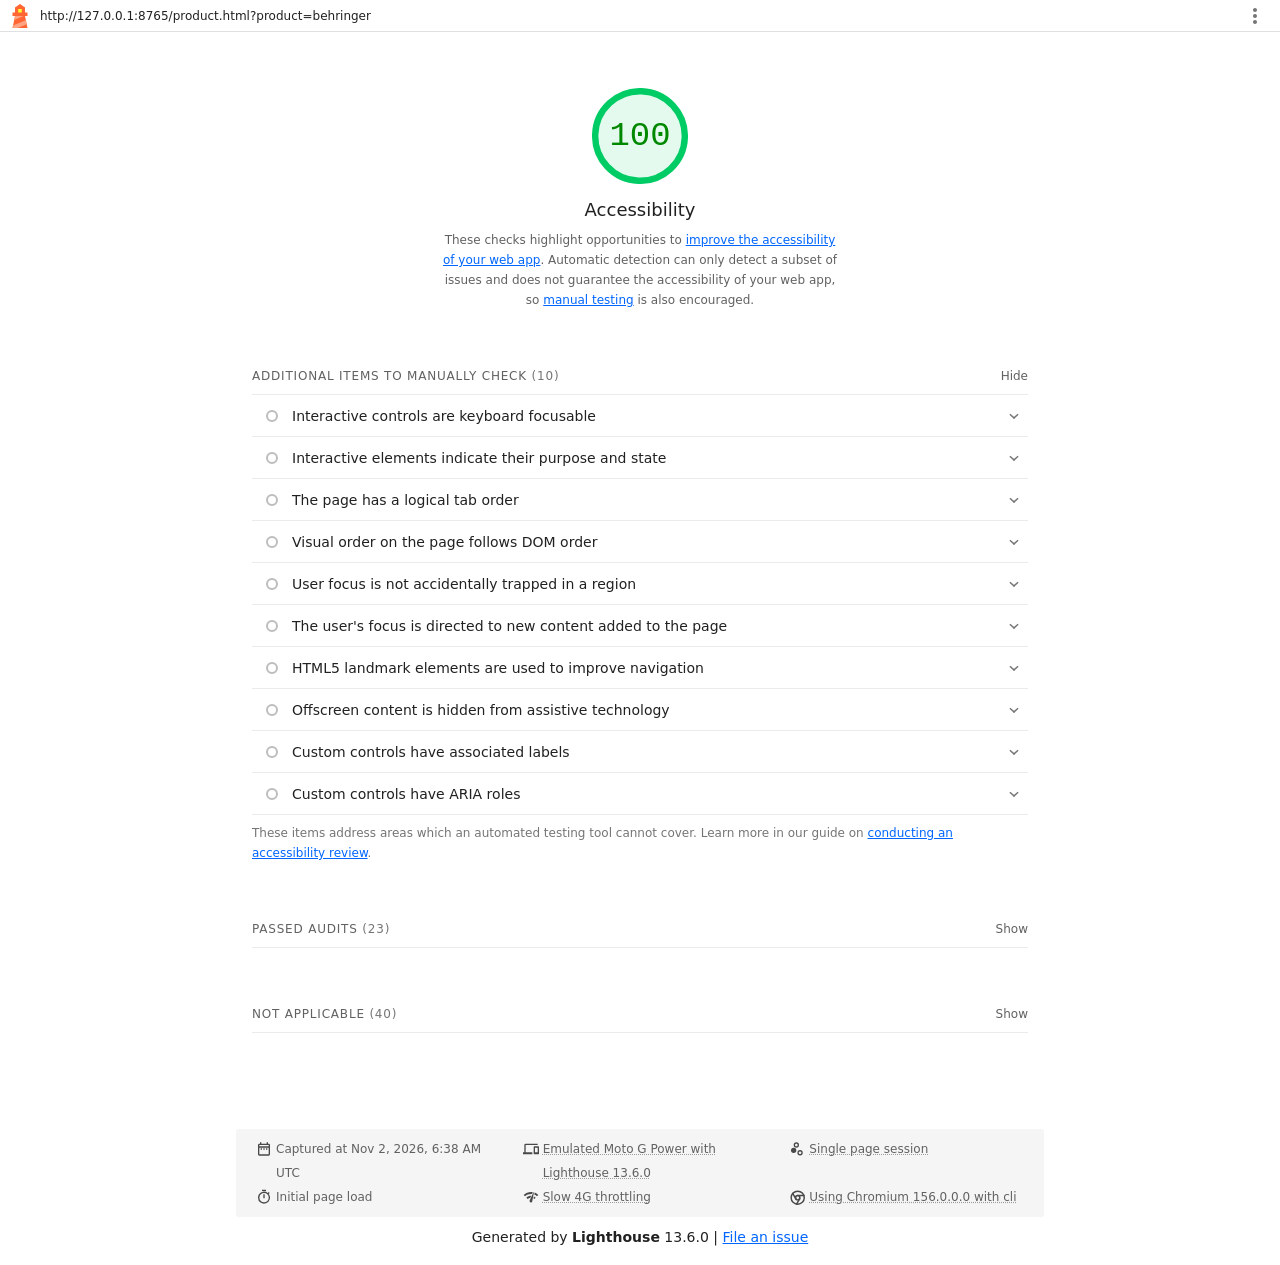
<file: lighthouse/product-accessibility.html>
<!--
@license
Copyright 2018 Google LLC
SPDX-License-Identifier: Apache-2.0
-->
<!doctype html>
<html lang="en">
<head>
  <meta charset="utf-8">
  <meta name="viewport" content="width=device-width, initial-scale=1, minimum-scale=1">
  <link rel="icon" href='data:image/svg+xml;utf8,<svg fill="none" xmlns="http://www.w3.org/2000/svg" viewBox="0 0 48 48"><path d="m14 7 10-7 10 7v10h5v7h-5l5 24H9l5-24H9v-7h5V7Z" fill="%23F63"/><path d="M31.561 24H14l-1.689 8.105L31.561 24ZM18.983 48H9l1.022-4.907L35.723 32.27l1.663 7.98L18.983 48Z" fill="%23FFA385"/><path fill="%23FF3" d="M20.5 10h7v7h-7z"/></svg>'>
  <title>Lighthouse Report</title>
  <style>body {margin: 0}</style>
</head>
<body>
  <noscript>Lighthouse report requires JavaScript. Please enable.</noscript>

  <div id="lh-log"></div>

  <script>window.__LIGHTHOUSE_JSON__ = {"lighthouseVersion":"13.6.0","requestedUrl":"http://127.0.0.1:8765/product.html?product=behringer","mainDocumentUrl":"http://127.0.0.1:8765/product.html?product=behringer","finalDisplayedUrl":"http://127.0.0.1:8765/product.html?product=behringer","finalUrl":"http://127.0.0.1:8765/product.html?product=behringer","fetchTime":"2026-11-02T06:38:06.701Z","gatherMode":"navigation","runWarnings":[],"userAgent":"Mozilla/5.0 (Macintosh; Intel Mac OS X 10_15_7) AppleWebKit/537.36 (KHTML, like Gecko) Chrome/156.0.0.0 Safari/537.36","environment":{"networkUserAgent":"Mozilla/5.0 (Linux; Android 11; moto g power (2022)) AppleWebKit/537.36 (KHTML, like Gecko) Chrome/156.0.0.0 Mobile Safari/537.36","hostUserAgent":"Mozilla/5.0 (Macintosh; Intel Mac OS X 10_15_7) AppleWebKit/537.36 (KHTML, like Gecko) Chrome/156.0.0.0 Safari/537.36","benchmarkIndex":1829.5,"credits":{"axe-core":"4.14.0"}},"audits":{"accesskeys":{"id":"accesskeys","title":"`[accesskey]` values are unique","description":"Access keys let users quickly focus a part of the page. For proper navigation, each access key must be unique. [Learn more about access keys](https://dequeuniversity.com/rules/axe/4.14/accesskeys).","score":null,"scoreDisplayMode":"notApplicable"},"aria-allowed-attr":{"id":"aria-allowed-attr","title":"`[aria-*]` attributes match their roles","description":"Each ARIA `role` supports a specific subset of `aria-*` attributes. Mismatching these invalidates the `aria-*` attributes. [Learn how to match ARIA attributes to their roles](https://dequeuniversity.com/rules/axe/4.14/aria-allowed-attr).","score":1,"scoreDisplayMode":"binary","details":{"type":"table","headings":[{"key":"node","valueType":"node","subItemsHeading":{"key":"relatedNode","valueType":"node"},"label":"Failing Elements"}],"items":[]}},"aria-allowed-role":{"id":"aria-allowed-role","title":"Uses ARIA roles only on compatible elements","description":"Many HTML elements can only be assigned certain ARIA roles. Using ARIA roles where they are not allowed can interfere with the accessibility of the web page. [Learn more about ARIA roles](https://dequeuniversity.com/rules/axe/4.14/aria-allowed-role).","score":null,"scoreDisplayMode":"notApplicable"},"aria-command-name":{"id":"aria-command-name","title":"`button`, `link`, and `menuitem` elements have accessible names","description":"When an element doesn't have an accessible name, screen readers announce it with a generic name, making it unusable for users who rely on screen readers. [Learn how to make command elements more accessible](https://dequeuniversity.com/rules/axe/4.14/aria-command-name).","score":null,"scoreDisplayMode":"notApplicable"},"aria-conditional-attr":{"id":"aria-conditional-attr","title":"ARIA attributes are used as specified for the element's role","description":"Some ARIA attributes are only allowed on an element under certain conditions. [Learn more about conditional ARIA attributes](https://dequeuniversity.com/rules/axe/4.14/aria-conditional-attr).","score":1,"scoreDisplayMode":"binary","details":{"type":"table","headings":[{"key":"node","valueType":"node","subItemsHeading":{"key":"relatedNode","valueType":"node"},"label":"Failing Elements"}],"items":[]}},"aria-deprecated-role":{"id":"aria-deprecated-role","title":"Deprecated ARIA roles were not used","description":"Deprecated ARIA roles may not be processed correctly by assistive technology. [Learn more about deprecated ARIA roles](https://dequeuniversity.com/rules/axe/4.14/aria-deprecated-role).","score":null,"scoreDisplayMode":"notApplicable"},"aria-dialog-name":{"id":"aria-dialog-name","title":"Elements with `role=\"dialog\"` or `role=\"alertdialog\"` have accessible names.","description":"ARIA dialog elements without accessible names may prevent screen readers users from discerning the purpose of these elements. [Learn how to make ARIA dialog elements more accessible](https://dequeuniversity.com/rules/axe/4.14/aria-dialog-name).","score":null,"scoreDisplayMode":"notApplicable"},"aria-hidden-body":{"id":"aria-hidden-body","title":"`[aria-hidden=\"true\"]` is not present on the document `\u003cbody>`","description":"Assistive technologies, like screen readers, work inconsistently when `aria-hidden=\"true\"` is set on the document `\u003cbody>`. [Learn how `aria-hidden` affects the document body](https://dequeuniversity.com/rules/axe/4.14/aria-hidden-body).","score":1,"scoreDisplayMode":"binary","details":{"type":"table","headings":[{"key":"node","valueType":"node","subItemsHeading":{"key":"relatedNode","valueType":"node"},"label":"Failing Elements"}],"items":[]}},"aria-hidden-focus":{"id":"aria-hidden-focus","title":"`[aria-hidden=\"true\"]` elements do not contain focusable descendents","description":"Focusable descendents within an `[aria-hidden=\"true\"]` element prevent those interactive elements from being available to users of assistive technologies like screen readers. [Learn how `aria-hidden` affects focusable elements](https://dequeuniversity.com/rules/axe/4.14/aria-hidden-focus).","score":1,"scoreDisplayMode":"binary","details":{"type":"table","headings":[{"key":"node","valueType":"node","subItemsHeading":{"key":"relatedNode","valueType":"node"},"label":"Failing Elements"}],"items":[]}},"aria-input-field-name":{"id":"aria-input-field-name","title":"ARIA input fields have accessible names","description":"When an input field doesn't have an accessible name, screen readers announce it with a generic name, making it unusable for users who rely on screen readers. [Learn more about input field labels](https://dequeuniversity.com/rules/axe/4.14/aria-input-field-name).","score":null,"scoreDisplayMode":"notApplicable"},"aria-meter-name":{"id":"aria-meter-name","title":"ARIA `meter` elements have accessible names","description":"When a meter element doesn't have an accessible name, screen readers announce it with a generic name, making it unusable for users who rely on screen readers. [Learn how to name `meter` elements](https://dequeuniversity.com/rules/axe/4.14/aria-meter-name).","score":null,"scoreDisplayMode":"notApplicable"},"aria-progressbar-name":{"id":"aria-progressbar-name","title":"ARIA `progressbar` elements have accessible names","description":"When a `progressbar` element doesn't have an accessible name, screen readers announce it with a generic name, making it unusable for users who rely on screen readers. [Learn how to label `progressbar` elements](https://dequeuniversity.com/rules/axe/4.14/aria-progressbar-name).","score":null,"scoreDisplayMode":"notApplicable"},"aria-prohibited-attr":{"id":"aria-prohibited-attr","title":"Elements use only permitted ARIA attributes","description":"Using ARIA attributes in roles where they are prohibited can mean that important information is not communicated to users of assistive technologies. [Learn more about prohibited ARIA roles](https://dequeuniversity.com/rules/axe/4.14/aria-prohibited-attr).","score":1,"scoreDisplayMode":"binary","details":{"type":"table","headings":[{"key":"node","valueType":"node","subItemsHeading":{"key":"relatedNode","valueType":"node"},"label":"Failing Elements"}],"items":[]}},"aria-required-attr":{"id":"aria-required-attr","title":"`[role]`s have all required `[aria-*]` attributes","description":"Some ARIA roles have required attributes that describe the state of the element to screen readers. [Learn more about roles and required attributes](https://dequeuniversity.com/rules/axe/4.14/aria-required-attr).","score":null,"scoreDisplayMode":"notApplicable"},"aria-required-children":{"id":"aria-required-children","title":"Elements with an ARIA `[role]` that require children to contain a specific `[role]` have all required children.","description":"Some ARIA parent roles must contain specific child roles to perform their intended accessibility functions. [Learn more about roles and required children elements](https://dequeuniversity.com/rules/axe/4.14/aria-required-children).","score":null,"scoreDisplayMode":"notApplicable"},"aria-required-parent":{"id":"aria-required-parent","title":"`[role]`s are contained by their required parent element","description":"Some ARIA child roles must be contained by specific parent roles to properly perform their intended accessibility functions. [Learn more about ARIA roles and required parent element](https://dequeuniversity.com/rules/axe/4.14/aria-required-parent).","score":null,"scoreDisplayMode":"notApplicable"},"aria-roles":{"id":"aria-roles","title":"`[role]` values are valid","description":"ARIA roles must have valid values in order to perform their intended accessibility functions. [Learn more about valid ARIA roles](https://dequeuniversity.com/rules/axe/4.14/aria-roles).","score":null,"scoreDisplayMode":"notApplicable"},"aria-text":{"id":"aria-text","title":"Elements with the `role=text` attribute do not have focusable descendents.","description":"Adding `role=text` around a text node split by markup enables VoiceOver to treat it as one phrase, but the element's focusable descendents will not be announced. [Learn more about the `role=text` attribute](https://dequeuniversity.com/rules/axe/4.14/aria-text).","score":null,"scoreDisplayMode":"notApplicable"},"aria-toggle-field-name":{"id":"aria-toggle-field-name","title":"ARIA toggle fields have accessible names","description":"When a toggle field doesn't have an accessible name, screen readers announce it with a generic name, making it unusable for users who rely on screen readers. [Learn more about toggle fields](https://dequeuniversity.com/rules/axe/4.14/aria-toggle-field-name).","score":null,"scoreDisplayMode":"notApplicable"},"aria-tooltip-name":{"id":"aria-tooltip-name","title":"ARIA `tooltip` elements have accessible names","description":"When a tooltip element doesn't have an accessible name, screen readers announce it with a generic name, making it unusable for users who rely on screen readers. [Learn how to name `tooltip` elements](https://dequeuniversity.com/rules/axe/4.14/aria-tooltip-name).","score":null,"scoreDisplayMode":"notApplicable"},"aria-treeitem-name":{"id":"aria-treeitem-name","title":"ARIA `treeitem` elements have accessible names","description":"When a `treeitem` element doesn't have an accessible name, screen readers announce it with a generic name, making it unusable for users who rely on screen readers. [Learn more about labeling `treeitem` elements](https://dequeuniversity.com/rules/axe/4.14/aria-treeitem-name).","score":null,"scoreDisplayMode":"notApplicable"},"aria-valid-attr-value":{"id":"aria-valid-attr-value","title":"`[aria-*]` attributes have valid values","description":"Assistive technologies, like screen readers, can't interpret ARIA attributes with invalid values. [Learn more about valid values for ARIA attributes](https://dequeuniversity.com/rules/axe/4.14/aria-valid-attr-value).","score":1,"scoreDisplayMode":"binary","details":{"type":"table","headings":[{"key":"node","valueType":"node","subItemsHeading":{"key":"relatedNode","valueType":"node"},"label":"Failing Elements"}],"items":[]}},"aria-valid-attr":{"id":"aria-valid-attr","title":"`[aria-*]` attributes are valid and not misspelled","description":"Assistive technologies, like screen readers, can't interpret ARIA attributes with invalid names. [Learn more about valid ARIA attributes](https://dequeuniversity.com/rules/axe/4.14/aria-valid-attr).","score":1,"scoreDisplayMode":"binary","details":{"type":"table","headings":[{"key":"node","valueType":"node","subItemsHeading":{"key":"relatedNode","valueType":"node"},"label":"Failing Elements"}],"items":[]}},"button-name":{"id":"button-name","title":"Buttons have an accessible name","description":"When a button doesn't have an accessible name, screen readers announce it as \"button\", making it unusable for users who rely on screen readers. [Learn how to make buttons more accessible](https://dequeuniversity.com/rules/axe/4.14/button-name).","score":null,"scoreDisplayMode":"notApplicable"},"bypass":{"id":"bypass","title":"The page contains a heading, skip link, or landmark region","description":"Adding ways to bypass repetitive content lets keyboard users navigate the page more efficiently. [Learn more about bypass blocks](https://dequeuniversity.com/rules/axe/4.14/bypass).","score":null,"scoreDisplayMode":"notApplicable"},"color-contrast":{"id":"color-contrast","title":"Background and foreground colors have a sufficient contrast ratio","description":"Low-contrast text is difficult or impossible for many users to read. [Learn how to provide sufficient color contrast](https://dequeuniversity.com/rules/axe/4.14/color-contrast).","score":1,"scoreDisplayMode":"binary","details":{"type":"table","headings":[{"key":"node","valueType":"node","subItemsHeading":{"key":"relatedNode","valueType":"node"},"label":"Failing Elements"}],"items":[]}},"definition-list":{"id":"definition-list","title":"`\u003cdl>`'s contain only properly-ordered `\u003cdt>` and `\u003cdd>` groups, `\u003cscript>`, `\u003ctemplate>` or `\u003cdiv>` elements.","description":"When definition lists are not properly marked up, screen readers may produce confusing or inaccurate output. [Learn how to structure definition lists correctly](https://dequeuniversity.com/rules/axe/4.14/definition-list).","score":null,"scoreDisplayMode":"notApplicable"},"dlitem":{"id":"dlitem","title":"Definition list items are wrapped in `\u003cdl>` elements","description":"Definition list items (`\u003cdt>` and `\u003cdd>`) must be wrapped in a parent `\u003cdl>` element to ensure that screen readers can properly announce them. [Learn how to structure definition lists correctly](https://dequeuniversity.com/rules/axe/4.14/dlitem).","score":null,"scoreDisplayMode":"notApplicable"},"document-title":{"id":"document-title","title":"Document has a `\u003ctitle>` element","description":"The title gives screen reader users an overview of the page, and search engine users rely on it heavily to determine if a page is relevant to their search. [Learn more about document titles](https://dequeuniversity.com/rules/axe/4.14/document-title).","score":1,"scoreDisplayMode":"binary","details":{"type":"table","headings":[{"key":"node","valueType":"node","subItemsHeading":{"key":"relatedNode","valueType":"node"},"label":"Failing Elements"}],"items":[]}},"duplicate-id-aria":{"id":"duplicate-id-aria","title":"ARIA IDs are unique","description":"The value of an ARIA ID must be unique to prevent other instances from being overlooked by assistive technologies. [Learn how to fix duplicate ARIA IDs](https://dequeuniversity.com/rules/axe/4.14/duplicate-id-aria).","score":null,"scoreDisplayMode":"notApplicable"},"empty-heading":{"id":"empty-heading","title":"All heading elements contain content.","description":"A heading with no content or inaccessible text prevent screen reader users from accessing information on the page's structure. [Learn more about headings](https://dequeuniversity.com/rules/axe/4.14/empty-heading).","score":null,"scoreDisplayMode":"notApplicable"},"form-field-multiple-labels":{"id":"form-field-multiple-labels","title":"No form fields have multiple labels","description":"Form fields with multiple labels can be confusingly announced by assistive technologies like screen readers which use either the first, the last, or all of the labels. [Learn how to use form labels](https://dequeuniversity.com/rules/axe/4.14/form-field-multiple-labels).","score":null,"scoreDisplayMode":"notApplicable"},"frame-title":{"id":"frame-title","title":"`\u003cframe>` or `\u003ciframe>` elements have a title","description":"Screen reader users rely on frame titles to describe the contents of frames. [Learn more about frame titles](https://dequeuniversity.com/rules/axe/4.14/frame-title).","score":null,"scoreDisplayMode":"notApplicable"},"heading-order":{"id":"heading-order","title":"Heading elements appear in a sequentially-descending order","description":"Properly ordered headings that do not skip levels convey the semantic structure of the page, making it easier to navigate and understand when using assistive technologies. [Learn more about heading order](https://dequeuniversity.com/rules/axe/4.14/heading-order).","score":1,"scoreDisplayMode":"binary","details":{"type":"table","headings":[{"key":"node","valueType":"node","subItemsHeading":{"key":"relatedNode","valueType":"node"},"label":"Failing Elements"}],"items":[]}},"html-has-lang":{"id":"html-has-lang","title":"`\u003chtml>` element has a `[lang]` attribute","description":"If a page doesn't specify a `lang` attribute, a screen reader assumes that the page is in the default language that the user chose when setting up the screen reader. If the page isn't actually in the default language, then the screen reader might not announce the page's text correctly. [Learn more about the `lang` attribute](https://dequeuniversity.com/rules/axe/4.14/html-has-lang).","score":1,"scoreDisplayMode":"binary","details":{"type":"table","headings":[{"key":"node","valueType":"node","subItemsHeading":{"key":"relatedNode","valueType":"node"},"label":"Failing Elements"}],"items":[]}},"html-lang-valid":{"id":"html-lang-valid","title":"`\u003chtml>` element has a valid value for its `[lang]` attribute","description":"Specifying a valid [BCP 47 language](https://www.w3.org/International/questions/qa-choosing-language-tags#question) helps screen readers announce text properly. [Learn how to use the `lang` attribute](https://dequeuniversity.com/rules/axe/4.14/html-lang-valid).","score":1,"scoreDisplayMode":"binary","details":{"type":"table","headings":[{"key":"node","valueType":"node","subItemsHeading":{"key":"relatedNode","valueType":"node"},"label":"Failing Elements"}],"items":[]}},"html-xml-lang-mismatch":{"id":"html-xml-lang-mismatch","title":"`\u003chtml>` element has an `[xml:lang]` attribute with the same base language as the `[lang]` attribute.","description":"If the webpage does not specify a consistent language, then the screen reader might not announce the page's text correctly. [Learn more about the `lang` attribute](https://dequeuniversity.com/rules/axe/4.14/html-xml-lang-mismatch).","score":null,"scoreDisplayMode":"notApplicable"},"identical-links-same-purpose":{"id":"identical-links-same-purpose","title":"Identical links have the same purpose.","description":"Links with the same destination should have the same description, to help users understand the link's purpose and decide whether to follow it. [Learn more about identical links](https://dequeuniversity.com/rules/axe/4.14/identical-links-same-purpose).","score":null,"scoreDisplayMode":"notApplicable"},"image-alt":{"id":"image-alt","title":"Image elements have `[alt]` attributes","description":"Informative elements should aim for short, descriptive alternate text. Decorative elements can be ignored with an empty alt attribute. [Learn more about the `alt` attribute](https://dequeuniversity.com/rules/axe/4.14/image-alt).","score":1,"scoreDisplayMode":"binary","details":{"type":"table","headings":[{"key":"node","valueType":"node","subItemsHeading":{"key":"relatedNode","valueType":"node"},"label":"Failing Elements"}],"items":[]}},"image-redundant-alt":{"id":"image-redundant-alt","title":"Image elements do not have `[alt]` attributes that are redundant text.","description":"Informative elements should aim for short, descriptive alternative text. Alternative text that is exactly the same as the text adjacent to the link or image is potentially confusing for screen reader users, because the text will be read twice. [Learn more about the `alt` attribute](https://dequeuniversity.com/rules/axe/4.14/image-redundant-alt).","score":null,"scoreDisplayMode":"notApplicable"},"input-button-name":{"id":"input-button-name","title":"Input buttons have discernible text.","description":"Adding discernable and accessible text to input buttons may help screen reader users understand the purpose of the input button. [Learn more about input buttons](https://dequeuniversity.com/rules/axe/4.14/input-button-name).","score":null,"scoreDisplayMode":"notApplicable"},"input-image-alt":{"id":"input-image-alt","title":"`\u003cinput type=\"image\">` elements have `[alt]` text","description":"When an image is being used as an `\u003cinput>` button, providing alternative text can help screen reader users understand the purpose of the button. [Learn about input image alt text](https://dequeuniversity.com/rules/axe/4.14/input-image-alt).","score":null,"scoreDisplayMode":"notApplicable"},"label-content-name-mismatch":{"id":"label-content-name-mismatch","title":"Elements with visible text labels have matching accessible names.","description":"Visible text labels that do not match the accessible name can result in a confusing experience for screen reader users. [Learn more about accessible names](https://dequeuniversity.com/rules/axe/4.14/label-content-name-mismatch).","score":1,"scoreDisplayMode":"binary","details":{"type":"table","headings":[{"key":"node","valueType":"node","subItemsHeading":{"key":"relatedNode","valueType":"node"},"label":"Failing Elements"}],"items":[]}},"label":{"id":"label","title":"Form elements have associated labels","description":"Labels ensure that form controls are announced properly by assistive technologies, like screen readers. [Learn more about form element labels](https://dequeuniversity.com/rules/axe/4.14/label).","score":null,"scoreDisplayMode":"notApplicable"},"landmark-one-main":{"id":"landmark-one-main","title":"Document has a main landmark.","description":"One main landmark helps screen reader users navigate a web page. [Learn more about landmarks](https://dequeuniversity.com/rules/axe/4.14/landmark-one-main).","score":1,"scoreDisplayMode":"binary","details":{"type":"table","headings":[{"key":"node","valueType":"node","subItemsHeading":{"key":"relatedNode","valueType":"node"},"label":"Failing Elements"}],"items":[]}},"link-name":{"id":"link-name","title":"Links have a discernible name","description":"Link text (and alternate text for images, when used as links) that is discernible, unique, and focusable improves the navigation experience for screen reader users. [Learn how to make links accessible](https://dequeuniversity.com/rules/axe/4.14/link-name).","score":1,"scoreDisplayMode":"binary","details":{"type":"table","headings":[{"key":"node","valueType":"node","subItemsHeading":{"key":"relatedNode","valueType":"node"},"label":"Failing Elements"}],"items":[]}},"link-in-text-block":{"id":"link-in-text-block","title":"Links are distinguishable without relying on color.","description":"Low-contrast text is difficult or impossible for many users to read. Link text that is discernible improves the experience for users with low vision. [Learn how to make links distinguishable](https://dequeuniversity.com/rules/axe/4.14/link-in-text-block).","score":1,"scoreDisplayMode":"binary","details":{"type":"table","headings":[{"key":"node","valueType":"node","subItemsHeading":{"key":"relatedNode","valueType":"node"},"label":"Failing Elements"}],"items":[]}},"list":{"id":"list","title":"Lists contain only `\u003cli>` elements and script supporting elements (`\u003cscript>` and `\u003ctemplate>`).","description":"Screen readers have a specific way of announcing lists. Ensuring proper list structure aids screen reader output. [Learn more about proper list structure](https://dequeuniversity.com/rules/axe/4.14/list).","score":1,"scoreDisplayMode":"binary","details":{"type":"table","headings":[{"key":"node","valueType":"node","subItemsHeading":{"key":"relatedNode","valueType":"node"},"label":"Failing Elements"}],"items":[]}},"listitem":{"id":"listitem","title":"List items (`\u003cli>`) are contained within `\u003cul>`, `\u003col>` or `\u003cmenu>` parent elements","description":"Screen readers require list items (`\u003cli>`) to be contained within a parent `\u003cul>`, `\u003col>` or `\u003cmenu>` to be announced properly. [Learn more about proper list structure](https://dequeuniversity.com/rules/axe/4.14/listitem).","score":1,"scoreDisplayMode":"binary","details":{"type":"table","headings":[{"key":"node","valueType":"node","subItemsHeading":{"key":"relatedNode","valueType":"node"},"label":"Failing Elements"}],"items":[]}},"meta-refresh":{"id":"meta-refresh","title":"The document does not use `\u003cmeta http-equiv=\"refresh\">`","description":"Users do not expect a page to refresh automatically, and doing so will move focus back to the top of the page. This may create a frustrating or confusing experience. [Learn more about the refresh meta tag](https://dequeuniversity.com/rules/axe/4.14/meta-refresh).","score":null,"scoreDisplayMode":"notApplicable"},"meta-viewport":{"id":"meta-viewport","title":"`[user-scalable=\"no\"]` is not used in the `\u003cmeta name=\"viewport\">` element and the `[maximum-scale]` attribute is not less than 5.","description":"Disabling zooming is problematic for users with low vision who rely on screen magnification to properly see the contents of a web page. [Learn more about the viewport meta tag](https://dequeuniversity.com/rules/axe/4.14/meta-viewport).","score":1,"scoreDisplayMode":"binary","details":{"type":"table","headings":[{"key":"node","valueType":"node","subItemsHeading":{"key":"relatedNode","valueType":"node"},"label":"Failing Elements"}],"items":[]}},"object-alt":{"id":"object-alt","title":"`\u003cobject>` elements have alternate text","description":"Screen readers cannot translate non-text content. Adding alternate text to `\u003cobject>` elements helps screen readers convey meaning to users. [Learn more about alt text for `object` elements](https://dequeuniversity.com/rules/axe/4.14/object-alt).","score":null,"scoreDisplayMode":"notApplicable"},"select-name":{"id":"select-name","title":"Select elements have associated label elements.","description":"Form elements without effective labels can create frustrating experiences for screen reader users. [Learn more about the `select` element](https://dequeuniversity.com/rules/axe/4.14/select-name).","score":null,"scoreDisplayMode":"notApplicable"},"skip-link":{"id":"skip-link","title":"Skip links are focusable.","description":"Including a skip link can help users skip to the main content to save time. [Learn more about skip links](https://dequeuniversity.com/rules/axe/4.14/skip-link).","score":1,"scoreDisplayMode":"binary","details":{"type":"table","headings":[{"key":"node","valueType":"node","subItemsHeading":{"key":"relatedNode","valueType":"node"},"label":"Failing Elements"}],"items":[]}},"tabindex":{"id":"tabindex","title":"No element has a `[tabindex]` value greater than 0","description":"A value greater than 0 implies an explicit navigation ordering. Although technically valid, this often creates frustrating experiences for users who rely on assistive technologies. [Learn more about the `tabindex` attribute](https://dequeuniversity.com/rules/axe/4.14/tabindex).","score":null,"scoreDisplayMode":"notApplicable"},"table-duplicate-name":{"id":"table-duplicate-name","title":"Tables have different content in the summary attribute and `\u003ccaption>`.","description":"The summary attribute should describe the table structure, while `\u003ccaption>` should have the onscreen title. Accurate table mark-up helps users of screen readers. [Learn more about summary and caption](https://dequeuniversity.com/rules/axe/4.14/table-duplicate-name).","score":null,"scoreDisplayMode":"notApplicable"},"table-fake-caption":{"id":"table-fake-caption","title":"Tables use `\u003ccaption>` instead of cells with the `[colspan]` attribute to indicate a caption.","description":"Screen readers have features to make navigating tables easier. Ensuring that tables use the actual caption element instead of cells with the `[colspan]` attribute may improve the experience for screen reader users. [Learn more about captions](https://dequeuniversity.com/rules/axe/4.14/table-fake-caption).","score":1,"scoreDisplayMode":"binary","details":{"type":"table","headings":[{"key":"node","valueType":"node","subItemsHeading":{"key":"relatedNode","valueType":"node"},"label":"Failing Elements"}],"items":[]}},"target-size":{"id":"target-size","title":"Touch targets have sufficient size and spacing.","description":"Touch targets with sufficient size and spacing help users who may have difficulty targeting small controls to activate the targets. [Learn more about touch targets](https://dequeuniversity.com/rules/axe/4.14/target-size).","score":1,"scoreDisplayMode":"binary","details":{"type":"table","headings":[{"key":"node","valueType":"node","subItemsHeading":{"key":"relatedNode","valueType":"node"},"label":"Failing Elements"}],"items":[]}},"td-has-header":{"id":"td-has-header","title":"`\u003ctd>` elements in a large `\u003ctable>` have one or more table headers.","description":"Screen readers have features to make navigating tables easier. Ensuring that `\u003ctd>` elements in a large table (3 or more cells in width and height) have an associated table header may improve the experience for screen reader users. [Learn more about table headers](https://dequeuniversity.com/rules/axe/4.14/td-has-header).","score":null,"scoreDisplayMode":"notApplicable"},"td-headers-attr":{"id":"td-headers-attr","title":"Cells in a `\u003ctable>` element that use the `[headers]` attribute refer to table cells within the same table.","description":"Screen readers have features to make navigating tables easier. Ensuring `\u003ctd>` cells using the `[headers]` attribute only refer to other cells in the same table may improve the experience for screen reader users. [Learn more about the `headers` attribute](https://dequeuniversity.com/rules/axe/4.14/td-headers-attr).","score":1,"scoreDisplayMode":"binary","details":{"type":"table","headings":[{"key":"node","valueType":"node","subItemsHeading":{"key":"relatedNode","valueType":"node"},"label":"Failing Elements"}],"items":[]}},"th-has-data-cells":{"id":"th-has-data-cells","title":"`\u003cth>` elements and elements with `[role=\"columnheader\"/\"rowheader\"]` have data cells they describe.","description":"Screen readers have features to make navigating tables easier. Ensuring table headers always refer to some set of cells may improve the experience for screen reader users. [Learn more about table headers](https://dequeuniversity.com/rules/axe/4.14/th-has-data-cells).","score":null,"scoreDisplayMode":"notApplicable"},"valid-lang":{"id":"valid-lang","title":"`[lang]` attributes have a valid value","description":"Specifying a valid [BCP 47 language](https://www.w3.org/International/questions/qa-choosing-language-tags#question) on elements helps ensure that text is pronounced correctly by a screen reader. [Learn how to use the `lang` attribute](https://dequeuniversity.com/rules/axe/4.14/valid-lang).","score":null,"scoreDisplayMode":"notApplicable"},"video-caption":{"id":"video-caption","title":"`\u003cvideo>` elements contain a `\u003ctrack>` element with `[kind=\"captions\"]`","description":"When a video provides a caption it is easier for deaf and hearing impaired users to access its information. [Learn more about video captions](https://dequeuniversity.com/rules/axe/4.14/video-caption).","score":null,"scoreDisplayMode":"notApplicable"},"custom-controls-labels":{"id":"custom-controls-labels","title":"Custom controls have associated labels","description":"Custom interactive controls have associated labels, provided by aria-label or aria-labelledby. [Learn more about custom controls and labels](https://developer.chrome.com/docs/lighthouse/accessibility/custom-controls-labels/).","score":null,"scoreDisplayMode":"manual"},"custom-controls-roles":{"id":"custom-controls-roles","title":"Custom controls have ARIA roles","description":"Custom interactive controls have appropriate ARIA roles. [Learn how to add roles to custom controls](https://developer.chrome.com/docs/lighthouse/accessibility/custom-control-roles/).","score":null,"scoreDisplayMode":"manual"},"focus-traps":{"id":"focus-traps","title":"User focus is not accidentally trapped in a region","description":"A user can tab into and out of any control or region without accidentally trapping their focus. [Learn how to avoid focus traps](https://developer.chrome.com/docs/lighthouse/accessibility/focus-traps/).","score":null,"scoreDisplayMode":"manual"},"focusable-controls":{"id":"focusable-controls","title":"Interactive controls are keyboard focusable","description":"Custom interactive controls are keyboard focusable and display a focus indicator. [Learn how to make custom controls focusable](https://developer.chrome.com/docs/lighthouse/accessibility/focusable-controls/).","score":null,"scoreDisplayMode":"manual"},"interactive-element-affordance":{"id":"interactive-element-affordance","title":"Interactive elements indicate their purpose and state","description":"Interactive elements, such as links and buttons, should indicate their state and be distinguishable from non-interactive elements. [Learn how to decorate interactive elements with affordance hints](https://developer.chrome.com/docs/lighthouse/accessibility/interactive-element-affordance/).","score":null,"scoreDisplayMode":"manual"},"logical-tab-order":{"id":"logical-tab-order","title":"The page has a logical tab order","description":"Tabbing through the page follows the visual layout. Users cannot focus elements that are offscreen. [Learn more about logical tab ordering](https://developer.chrome.com/docs/lighthouse/accessibility/logical-tab-order/).","score":null,"scoreDisplayMode":"manual"},"managed-focus":{"id":"managed-focus","title":"The user's focus is directed to new content added to the page","description":"If new content, such as a dialog, is added to the page, the user's focus is directed to it. [Learn how to direct focus to new content](https://developer.chrome.com/docs/lighthouse/accessibility/managed-focus/).","score":null,"scoreDisplayMode":"manual"},"offscreen-content-hidden":{"id":"offscreen-content-hidden","title":"Offscreen content is hidden from assistive technology","description":"Offscreen content is hidden with display: none or aria-hidden=true. [Learn how to properly hide offscreen content](https://developer.chrome.com/docs/lighthouse/accessibility/offscreen-content-hidden/).","score":null,"scoreDisplayMode":"manual"},"use-landmarks":{"id":"use-landmarks","title":"HTML5 landmark elements are used to improve navigation","description":"Landmark elements (`\u003cmain>`, `\u003cnav>`, etc.) are used to improve the keyboard navigation of the page for assistive technology. [Learn more about landmark elements](https://developer.chrome.com/docs/lighthouse/accessibility/use-landmarks/).","score":null,"scoreDisplayMode":"manual"},"visual-order-follows-dom":{"id":"visual-order-follows-dom","title":"Visual order on the page follows DOM order","description":"DOM order matches the visual order, improving navigation for assistive technology. [Learn more about DOM and visual ordering](https://developer.chrome.com/docs/lighthouse/accessibility/visual-order-follows-dom/).","score":null,"scoreDisplayMode":"manual"},"autocomplete-valid":{"id":"autocomplete-valid","title":"`autocomplete` attributes are used correctly","description":"The `autocomplete` attribute values must be valid and correctly applied for screen readers to function correctly. [Learn more about valid autocomplete values](https://dequeuniversity.com/rules/axe/4.14/autocomplete-valid).","score":null,"scoreDisplayMode":"notApplicable"},"presentation-role-conflict":{"id":"presentation-role-conflict","title":"Elements with `role=\"none\"` or `role=\"presentation\"` do not have conflicts","description":"There are certain cases where the semantic role of an element with `role=\"none\"` or `role=\"presentation\"` does not resolve to none or presentation. To ensure the element remains removed from the accessibility tree, you should not add any global ARIA attributes to the element or make it focusable. [Learn more about presentation role conflict](https://dequeuniversity.com/rules/axe/4.14/presentation-role-conflict).","score":1,"scoreDisplayMode":"binary","details":{"type":"table","headings":[{"key":"node","valueType":"node","subItemsHeading":{"key":"relatedNode","valueType":"node"},"label":"Failing Elements"}],"items":[]}},"svg-img-alt":{"id":"svg-img-alt","title":"SVG elements with an `img` role have an accessible text alternative","description":"Ensures SVG elements with an `img`, `graphics-document` or `graphics-symbol` role have an accessible text alternative. [Learn more about SVG alt text](https://dequeuniversity.com/rules/axe/4.14/svg-img-alt).","score":null,"scoreDisplayMode":"notApplicable"}},"configSettings":{"output":["html"],"maxWaitForFcp":30000,"maxWaitForLoad":45000,"pauseAfterFcpMs":1000,"pauseAfterLoadMs":1000,"networkQuietThresholdMs":1000,"cpuQuietThresholdMs":1000,"formFactor":"mobile","throttling":{"rttMs":150,"throughputKbps":1638.4,"requestLatencyMs":562.5,"downloadThroughputKbps":1474.5600000000002,"uploadThroughputKbps":675,"cpuSlowdownMultiplier":4},"throttlingMethod":"simulate","screenEmulation":{"mobile":true,"width":412,"height":823,"deviceScaleFactor":1.75,"disabled":false},"emulatedUserAgent":"Mozilla/5.0 (Linux; Android 11; moto g power (2022)) AppleWebKit/537.36 (KHTML, like Gecko) Chrome/136.0.0.0 Mobile Safari/537.36","auditMode":false,"gatherMode":false,"clearStorageTypes":["file_systems","shader_cache","service_workers","cache_storage"],"disableStorageReset":false,"debugNavigation":false,"channel":"cli","usePassiveGathering":false,"disableFullPageScreenshot":false,"skipAboutBlank":false,"blankPage":"about:blank","ignoreStatusCode":false,"locale":"en-US","blockedUrlPatterns":null,"additionalTraceCategories":null,"extraHeaders":null,"precomputedLanternData":null,"onlyAudits":null,"onlyCategories":["accessibility"],"skipAudits":null},"categories":{"accessibility":{"title":"Accessibility","description":"These checks highlight opportunities to [improve the accessibility of your web app](https://developer.chrome.com/docs/lighthouse/accessibility/). Automatic detection can only detect a subset of issues and does not guarantee the accessibility of your web app, so [manual testing](https://web.dev/articles/how-to-review) is also encouraged.","manualDescription":"These items address areas which an automated testing tool cannot cover. Learn more in our guide on [conducting an accessibility review](https://web.dev/articles/how-to-review).","supportedModes":["navigation","snapshot"],"auditRefs":[{"id":"accesskeys","weight":0,"group":"a11y-navigation"},{"id":"aria-allowed-attr","weight":10,"group":"a11y-aria"},{"id":"aria-command-name","weight":0,"group":"a11y-aria"},{"id":"aria-conditional-attr","weight":7,"group":"a11y-aria"},{"id":"aria-deprecated-role","weight":0,"group":"a11y-aria"},{"id":"aria-dialog-name","weight":0,"group":"a11y-aria"},{"id":"aria-hidden-body","weight":10,"group":"a11y-aria"},{"id":"aria-hidden-focus","weight":7,"group":"a11y-aria"},{"id":"aria-input-field-name","weight":0,"group":"a11y-aria"},{"id":"aria-meter-name","weight":0,"group":"a11y-aria"},{"id":"aria-progressbar-name","weight":0,"group":"a11y-aria"},{"id":"aria-prohibited-attr","weight":7,"group":"a11y-aria"},{"id":"aria-required-attr","weight":0,"group":"a11y-aria"},{"id":"aria-required-children","weight":0,"group":"a11y-aria"},{"id":"aria-required-parent","weight":0,"group":"a11y-aria"},{"id":"aria-roles","weight":0,"group":"a11y-aria"},{"id":"aria-text","weight":0,"group":"a11y-aria"},{"id":"aria-toggle-field-name","weight":0,"group":"a11y-aria"},{"id":"aria-tooltip-name","weight":0,"group":"a11y-aria"},{"id":"aria-treeitem-name","weight":0,"group":"a11y-aria"},{"id":"aria-valid-attr-value","weight":10,"group":"a11y-aria"},{"id":"aria-valid-attr","weight":10,"group":"a11y-aria"},{"id":"button-name","weight":0,"group":"a11y-names-labels"},{"id":"bypass","weight":0,"group":"a11y-navigation"},{"id":"color-contrast","weight":7,"group":"a11y-color-contrast"},{"id":"definition-list","weight":0,"group":"a11y-tables-lists"},{"id":"dlitem","weight":0,"group":"a11y-tables-lists"},{"id":"document-title","weight":7,"group":"a11y-names-labels"},{"id":"duplicate-id-aria","weight":0,"group":"a11y-aria"},{"id":"form-field-multiple-labels","weight":0,"group":"a11y-names-labels"},{"id":"frame-title","weight":0,"group":"a11y-names-labels"},{"id":"heading-order","weight":3,"group":"a11y-navigation"},{"id":"html-has-lang","weight":7,"group":"a11y-language"},{"id":"html-lang-valid","weight":7,"group":"a11y-language"},{"id":"html-xml-lang-mismatch","weight":0,"group":"a11y-language"},{"id":"image-alt","weight":10,"group":"a11y-names-labels"},{"id":"input-button-name","weight":0,"group":"a11y-names-labels"},{"id":"input-image-alt","weight":0,"group":"a11y-names-labels"},{"id":"label","weight":0,"group":"a11y-names-labels"},{"id":"link-in-text-block","weight":7,"group":"a11y-color-contrast"},{"id":"link-name","weight":7,"group":"a11y-names-labels"},{"id":"list","weight":7,"group":"a11y-tables-lists"},{"id":"listitem","weight":7,"group":"a11y-tables-lists"},{"id":"meta-refresh","weight":0,"group":"a11y-best-practices"},{"id":"meta-viewport","weight":10,"group":"a11y-best-practices"},{"id":"object-alt","weight":0,"group":"a11y-names-labels"},{"id":"select-name","weight":0,"group":"a11y-names-labels"},{"id":"skip-link","weight":3,"group":"a11y-names-labels"},{"id":"tabindex","weight":0,"group":"a11y-navigation"},{"id":"target-size","weight":7,"group":"a11y-best-practices"},{"id":"td-headers-attr","weight":7,"group":"a11y-tables-lists"},{"id":"th-has-data-cells","weight":0,"group":"a11y-tables-lists"},{"id":"valid-lang","weight":0,"group":"a11y-language"},{"id":"video-caption","weight":0,"group":"a11y-audio-video"},{"id":"landmark-one-main","weight":3,"group":"a11y-best-practices"},{"id":"autocomplete-valid","weight":0,"group":"a11y-best-practices"},{"id":"presentation-role-conflict","weight":1,"group":"a11y-best-practices"},{"id":"svg-img-alt","weight":0,"group":"a11y-best-practices"},{"id":"focusable-controls","weight":0},{"id":"interactive-element-affordance","weight":0},{"id":"logical-tab-order","weight":0},{"id":"visual-order-follows-dom","weight":0},{"id":"focus-traps","weight":0},{"id":"managed-focus","weight":0},{"id":"use-landmarks","weight":0},{"id":"offscreen-content-hidden","weight":0},{"id":"custom-controls-labels","weight":0},{"id":"custom-controls-roles","weight":0},{"id":"table-duplicate-name","weight":0,"group":"a11y-best-practices"},{"id":"empty-heading","weight":0,"group":"a11y-best-practices"},{"id":"aria-allowed-role","weight":0,"group":"a11y-best-practices"},{"id":"image-redundant-alt","weight":0,"group":"a11y-names-labels"},{"id":"identical-links-same-purpose","weight":0,"group":"a11y-best-practices"},{"id":"label-content-name-mismatch","weight":0,"group":"hidden"},{"id":"table-fake-caption","weight":0,"group":"hidden"},{"id":"td-has-header","weight":0,"group":"hidden"}],"id":"accessibility","score":1}},"categoryGroups":{"metrics":{"title":"Metrics"},"insights":{"title":"Insights","description":"These insights are also available in the Chrome DevTools Performance Panel - [record a trace](https://developer.chrome.com/docs/devtools/performance/reference) to view more detailed information."},"diagnostics":{"title":"Diagnostics","description":"More information about the performance of your application. These numbers don't [directly affect](https://developer.chrome.com/docs/lighthouse/performance/performance-scoring/) the Performance score."},"a11y-best-practices":{"title":"Best practices","description":"These items highlight common accessibility best practices."},"a11y-color-contrast":{"title":"Contrast","description":"These are opportunities to improve the legibility of your content."},"a11y-names-labels":{"title":"Names and labels","description":"These are opportunities to improve the semantics of the controls in your application. This may enhance the experience for users of assistive technology, like a screen reader."},"a11y-navigation":{"title":"Navigation","description":"These are opportunities to improve keyboard navigation in your application."},"a11y-aria":{"title":"ARIA","description":"These are opportunities to improve the usage of ARIA in your application which may enhance the experience for users of assistive technology, like a screen reader."},"a11y-language":{"title":"Internationalization and localization","description":"These are opportunities to improve the interpretation of your content by users in different locales."},"a11y-audio-video":{"title":"Audio and video","description":"These are opportunities to provide alternative content for audio and video. This may improve the experience for users with hearing or vision impairments."},"a11y-tables-lists":{"title":"Tables and lists","description":"These are opportunities to improve the experience of reading tabular or list data using assistive technology, like a screen reader."},"seo-mobile":{"title":"Mobile Friendly","description":"Make sure your pages are mobile friendly so users don’t have to pinch or zoom in order to read the content pages. [Learn how to make pages mobile-friendly](https://developers.google.com/search/mobile-sites/)."},"seo-content":{"title":"Content Best Practices","description":"Format your HTML in a way that enables crawlers to better understand your app’s content."},"seo-crawl":{"title":"Crawling and Indexing","description":"To appear in search results, crawlers need access to your app."},"best-practices-trust-safety":{"title":"Trust and Safety"},"best-practices-ux":{"title":"User Experience"},"best-practices-browser-compat":{"title":"Browser Compatibility"},"best-practices-general":{"title":"General"},"webmcp":{"title":"WebMCP","description":"Audits validating WebMCP integration."},"agent-accessibility":{"title":"Agent Accessibility","description":"These audits highlight best practices for improving the accessibility of the website for AI agents."},"agent-discoverability":{"title":"Agent Discoverability","description":"These audits validate that websites expose discoverable resources, documentation, and catalogs for AI agents."},"hidden":{"title":""}},"stackPacks":[],"entities":[{"name":"127.0.0.1","origins":["http://127.0.0.1:8765"],"isFirstParty":true,"isUnrecognized":true}],"fullPageScreenshot":{"screenshot":{"data":"[data-uri]","width":412,"height":1324},"nodes":{"1-0-TD":{"id":"","top":1034,"bottom":1075,"left":194,"right":696,"width":501,"height":41},"1-1-BODY":{"id":"","top":0,"bottom":1324,"left":0,"right":412,"width":412,"height":1324},"1-2-A":{"id":"","top":1260,"bottom":1308,"left":348,"right":396,"width":48,"height":48}}},"timing":{"entries":[{"startTime":1670.84,"name":"lh:config","duration":522.83,"entryType":"measure"},{"startTime":1673.18,"name":"lh:config:resolveArtifactsToDefns","duration":83.15,"entryType":"measure"},{"startTime":2193.8,"name":"lh:runner:gather","duration":4918.4,"entryType":"measure"},{"startTime":2286.39,"name":"lh:driver:connect","duration":8.48,"entryType":"measure"},{"startTime":2295.09,"name":"lh:driver:navigate","duration":5.29,"entryType":"measure"},{"startTime":2300.76,"name":"lh:gather:getBenchmarkIndex","duration":1008.11,"entryType":"measure"},{"startTime":3309.12,"name":"lh:gather:getVersion","duration":1.02,"entryType":"measure"},{"startTime":3310.22,"name":"lh:gather:getDevicePixelRatio","duration":0.76,"entryType":"measure"},{"startTime":3311.94,"name":"lh:prepare:navigationMode","duration":62.77,"entryType":"measure"},{"startTime":3312.46,"name":"lh:gather:getVersion","duration":0.33,"entryType":"measure"},{"startTime":3334.38,"name":"lh:storage:clearDataForOrigin","duration":23.11,"entryType":"measure"},{"startTime":3357.68,"name":"lh:storage:clearBrowserCaches","duration":11.77,"entryType":"measure"},{"startTime":3372.24,"name":"lh:gather:prepareThrottlingAndNetwork","duration":2.44,"entryType":"measure"},{"startTime":3381.58,"name":"lh:driver:navigate","duration":2372.99,"entryType":"measure"},{"startTime":5756.85,"name":"lh:computed:NetworkRecords","duration":0.91,"entryType":"measure"},{"startTime":5758.08,"name":"lh:gather:getArtifact:DevtoolsLog","duration":0.02,"entryType":"measure"},{"startTime":5758.11,"name":"lh:gather:getArtifact:Accessibility","duration":219.35,"entryType":"measure"},{"startTime":5977.62,"name":"lh:gather:getArtifact:NetworkUserAgent","duration":0.06,"entryType":"measure"},{"startTime":5977.68,"name":"lh:gather:getArtifact:Stacks","duration":10.94,"entryType":"measure"},{"startTime":5977.75,"name":"lh:gather:collectStacks","duration":10.86,"entryType":"measure"},{"startTime":5988.63,"name":"lh:gather:getArtifact:FullPageScreenshot","duration":1106.9,"entryType":"measure"},{"startTime":7093.27,"name":"lh:gather:getVersion","duration":0.62,"entryType":"measure"},{"startTime":7112.46,"name":"lh:runner:audit","duration":139.51,"entryType":"measure"},{"startTime":7112.54,"name":"lh:runner:auditing","duration":138.96,"entryType":"measure"},{"startTime":7113.39,"name":"lh:audit:accesskeys","duration":0.77,"entryType":"measure"},{"startTime":7114.33,"name":"lh:audit:aria-allowed-attr","duration":2.57,"entryType":"measure"},{"startTime":7117.06,"name":"lh:audit:aria-allowed-role","duration":2.21,"entryType":"measure"},{"startTime":7119.55,"name":"lh:audit:aria-command-name","duration":0.57,"entryType":"measure"},{"startTime":7120.76,"name":"lh:audit:aria-conditional-attr","duration":2.38,"entryType":"measure"},{"startTime":7123.33,"name":"lh:audit:aria-deprecated-role","duration":0.57,"entryType":"measure"},{"startTime":7124.05,"name":"lh:audit:aria-dialog-name","duration":0.76,"entryType":"measure"},{"startTime":7124.97,"name":"lh:audit:aria-hidden-body","duration":2.02,"entryType":"measure"},{"startTime":7127.14,"name":"lh:audit:aria-hidden-focus","duration":2.08,"entryType":"measure"},{"startTime":7129.38,"name":"lh:audit:aria-input-field-name","duration":0.66,"entryType":"measure"},{"startTime":7130.19,"name":"lh:audit:aria-meter-name","duration":0.68,"entryType":"measure"},{"startTime":7131.02,"name":"lh:audit:aria-progressbar-name","duration":0.73,"entryType":"measure"},{"startTime":7131.89,"name":"lh:audit:aria-prohibited-attr","duration":1.91,"entryType":"measure"},{"startTime":7133.94,"name":"lh:audit:aria-required-attr","duration":0.73,"entryType":"measure"},{"startTime":7134.81,"name":"lh:audit:aria-required-children","duration":0.81,"entryType":"measure"},{"startTime":7135.77,"name":"lh:audit:aria-required-parent","duration":4.21,"entryType":"measure"},{"startTime":7140.16,"name":"lh:audit:aria-roles","duration":0.83,"entryType":"measure"},{"startTime":7141.14,"name":"lh:audit:aria-text","duration":0.95,"entryType":"measure"},{"startTime":7142.24,"name":"lh:audit:aria-toggle-field-name","duration":0.94,"entryType":"measure"},{"startTime":7143.33,"name":"lh:audit:aria-tooltip-name","duration":0.99,"entryType":"measure"},{"startTime":7144.47,"name":"lh:audit:aria-treeitem-name","duration":1.03,"entryType":"measure"},{"startTime":7145.64,"name":"lh:audit:aria-valid-attr-value","duration":2.04,"entryType":"measure"},{"startTime":7147.83,"name":"lh:audit:aria-valid-attr","duration":1.92,"entryType":"measure"},{"startTime":7149.89,"name":"lh:audit:button-name","duration":1.09,"entryType":"measure"},{"startTime":7151.12,"name":"lh:audit:bypass","duration":1.96,"entryType":"measure"},{"startTime":7153.3,"name":"lh:audit:color-contrast","duration":2.3,"entryType":"measure"},{"startTime":7155.77,"name":"lh:audit:definition-list","duration":4.52,"entryType":"measure"},{"startTime":7160.44,"name":"lh:audit:dlitem","duration":1.17,"entryType":"measure"},{"startTime":7161.75,"name":"lh:audit:document-title","duration":1.91,"entryType":"measure"},{"startTime":7163.81,"name":"lh:audit:duplicate-id-aria","duration":1.15,"entryType":"measure"},{"startTime":7165.1,"name":"lh:audit:empty-heading","duration":1.95,"entryType":"measure"},{"startTime":7167.19,"name":"lh:audit:form-field-multiple-labels","duration":1.22,"entryType":"measure"},{"startTime":7168.55,"name":"lh:audit:frame-title","duration":1.31,"entryType":"measure"},{"startTime":7170,"name":"lh:audit:heading-order","duration":2.45,"entryType":"measure"},{"startTime":7172.6,"name":"lh:audit:html-has-lang","duration":2.11,"entryType":"measure"},{"startTime":7174.85,"name":"lh:audit:html-lang-valid","duration":1.92,"entryType":"measure"},{"startTime":7176.91,"name":"lh:audit:html-xml-lang-mismatch","duration":4.36,"entryType":"measure"},{"startTime":7181.45,"name":"lh:audit:identical-links-same-purpose","duration":2.01,"entryType":"measure"},{"startTime":7183.6,"name":"lh:audit:image-alt","duration":1.87,"entryType":"measure"},{"startTime":7185.62,"name":"lh:audit:image-redundant-alt","duration":2.55,"entryType":"measure"},{"startTime":7188.32,"name":"lh:audit:input-button-name","duration":1.35,"entryType":"measure"},{"startTime":7189.82,"name":"lh:audit:input-image-alt","duration":1.4,"entryType":"measure"},{"startTime":7191.35,"name":"lh:audit:label-content-name-mismatch","duration":2.04,"entryType":"measure"},{"startTime":7193.54,"name":"lh:audit:label","duration":1.55,"entryType":"measure"},{"startTime":7195.28,"name":"lh:audit:landmark-one-main","duration":1.81,"entryType":"measure"},{"startTime":7197.26,"name":"lh:audit:link-name","duration":1.91,"entryType":"measure"},{"startTime":7199.31,"name":"lh:audit:link-in-text-block","duration":5.61,"entryType":"measure"},{"startTime":7205.09,"name":"lh:audit:list","duration":1.99,"entryType":"measure"},{"startTime":7207.23,"name":"lh:audit:listitem","duration":1.96,"entryType":"measure"},{"startTime":7209.33,"name":"lh:audit:meta-refresh","duration":1.5,"entryType":"measure"},{"startTime":7210.98,"name":"lh:audit:meta-viewport","duration":2.04,"entryType":"measure"},{"startTime":7213.17,"name":"lh:audit:object-alt","duration":1.49,"entryType":"measure"},{"startTime":7214.79,"name":"lh:audit:select-name","duration":1.53,"entryType":"measure"},{"startTime":7216.46,"name":"lh:audit:skip-link","duration":1.8,"entryType":"measure"},{"startTime":7218.4,"name":"lh:audit:tabindex","duration":1.66,"entryType":"measure"},{"startTime":7220.24,"name":"lh:audit:table-duplicate-name","duration":6.16,"entryType":"measure"},{"startTime":7226.56,"name":"lh:audit:table-fake-caption","duration":2.08,"entryType":"measure"},{"startTime":7228.79,"name":"lh:audit:target-size","duration":1.87,"entryType":"measure"},{"startTime":7230.81,"name":"lh:audit:td-has-header","duration":1.74,"entryType":"measure"},{"startTime":7232.7,"name":"lh:audit:td-headers-attr","duration":2.05,"entryType":"measure"},{"startTime":7234.9,"name":"lh:audit:th-has-data-cells","duration":2.14,"entryType":"measure"},{"startTime":7237.46,"name":"lh:audit:valid-lang","duration":1.96,"entryType":"measure"},{"startTime":7239.57,"name":"lh:audit:video-caption","duration":1.86,"entryType":"measure"},{"startTime":7241.45,"name":"lh:audit:custom-controls-labels","duration":0.09,"entryType":"measure"},{"startTime":7241.54,"name":"lh:audit:custom-controls-roles","duration":0.01,"entryType":"measure"},{"startTime":7241.56,"name":"lh:audit:focus-traps","duration":0.01,"entryType":"measure"},{"startTime":7241.57,"name":"lh:audit:focusable-controls","duration":0.01,"entryType":"measure"},{"startTime":7241.58,"name":"lh:audit:interactive-element-affordance","duration":0.01,"entryType":"measure"},{"startTime":7241.59,"name":"lh:audit:logical-tab-order","duration":0.01,"entryType":"measure"},{"startTime":7241.6,"name":"lh:audit:managed-focus","duration":0.01,"entryType":"measure"},{"startTime":7241.61,"name":"lh:audit:offscreen-content-hidden","duration":0.01,"entryType":"measure"},{"startTime":7241.62,"name":"lh:audit:use-landmarks","duration":0.01,"entryType":"measure"},{"startTime":7241.63,"name":"lh:audit:visual-order-follows-dom","duration":0.01,"entryType":"measure"},{"startTime":7241.79,"name":"lh:audit:autocomplete-valid","duration":4.92,"entryType":"measure"},{"startTime":7246.89,"name":"lh:audit:presentation-role-conflict","duration":2.5,"entryType":"measure"},{"startTime":7249.56,"name":"lh:audit:svg-img-alt","duration":1.94,"entryType":"measure"},{"startTime":7251.52,"name":"lh:runner:generate","duration":0.45,"entryType":"measure"},{"startTime":7252.46,"name":"lh:computed:EntityClassification","duration":1.18,"entryType":"measure"}],"total":5057.91},"i18n":{"rendererFormattedStrings":{"calculatorLink":"See calculator.","collapseView":"Collapse view","crcInitialNavigation":"Initial Navigation","crcLongestDurationLabel":"Maximum critical path latency:","dropdownCopyJSON":"Copy JSON","dropdownDarkTheme":"Toggle Dark Theme","dropdownPrintExpanded":"Print Expanded","dropdownPrintSummary":"Print Summary","dropdownSaveGist":"Save as Gist","dropdownSaveHTML":"Save as HTML","dropdownSaveJSON":"Save as JSON","dropdownViewUnthrottledTrace":"View Unthrottled Trace","dropdownViewer":"Open in Viewer","errorLabel":"Error!","errorMissingAuditInfo":"Report error: no audit information","expandView":"Expand view","firstPartyChipLabel":"1st party","footerIssue":"File an issue","hide":"Hide","labDataTitle":"Lab Data","lsPerformanceCategoryDescription":"[Lighthouse](https://developers.google.com/web/tools/lighthouse/) analysis of the current page on an emulated mobile network. Values are estimated and may vary.","manualAuditsGroupTitle":"Additional items to manually check","notApplicableAuditsGroupTitle":"Not applicable","openInANewTabTooltip":"Open in a new tab","opportunityResourceColumnLabel":"Opportunity","opportunitySavingsColumnLabel":"Estimated Savings","passedAuditsGroupTitle":"Passed audits","runtimeAnalysisWindow":"Initial page load","runtimeAnalysisWindowSnapshot":"Point-in-time snapshot","runtimeAnalysisWindowTimespan":"User interactions timespan","runtimeCustom":"Custom throttling","runtimeDesktopEmulation":"Emulated Desktop","runtimeMobileEmulation":"Emulated Moto G Power","runtimeNoEmulation":"No emulation","runtimeSettingsArdVersion":"ARD version","runtimeSettingsAxeVersion":"Axe version","runtimeSettingsBenchmark":"Unthrottled CPU/Memory Power","runtimeSettingsCPUThrottling":"CPU throttling","runtimeSettingsDevice":"Device","runtimeSettingsNetworkThrottling":"Network throttling","runtimeSettingsScreenEmulation":"Screen emulation","runtimeSettingsUANetwork":"User agent (network)","runtimeSingleLoad":"Single page session","runtimeSingleLoadTooltip":"This data is taken from a single page session, as opposed to field data summarizing many sessions.","runtimeSlow4g":"Slow 4G throttling","runtimeUnknown":"Unknown","show":"Show","showRelevantAudits":"Show audits relevant to:","snippetCollapseButtonLabel":"Collapse snippet","snippetExpandButtonLabel":"Expand snippet","thirdPartyResourcesLabel":"Show 3rd-party resources","throttlingProvided":"Provided by environment","toplevelWarningsMessage":"There were issues affecting this run of Lighthouse:","unattributable":"Unattributable","unscoredLabel":"Unscored","unscoredTitle":"This audit does not contribute to the overall category score.","varianceDisclaimer":"Values are estimated and may vary. The [performance score is calculated](https://developer.chrome.com/docs/lighthouse/performance/performance-scoring/) directly from these metrics.","viewTraceLabel":"View Trace","viewTreemapLabel":"View Treemap","warningAuditsGroupTitle":"Passed audits but with warnings","warningHeader":"Warnings: "},"icuMessagePaths":{"core/audits/accessibility/accesskeys.js | title":["audits.accesskeys.title"],"core/audits/accessibility/accesskeys.js | description":["audits.accesskeys.description"],"core/audits/accessibility/aria-allowed-attr.js | title":["audits[aria-allowed-attr].title"],"core/audits/accessibility/aria-allowed-attr.js | description":["audits[aria-allowed-attr].description"],"core/lib/i18n/i18n.js | columnFailingElem":["audits[aria-allowed-attr].details.headings[0].label","audits[aria-conditional-attr].details.headings[0].label","audits[aria-hidden-body].details.headings[0].label","audits[aria-hidden-focus].details.headings[0].label","audits[aria-prohibited-attr].details.headings[0].label","audits[aria-valid-attr-value].details.headings[0].label","audits[aria-valid-attr].details.headings[0].label","audits[color-contrast].details.headings[0].label","audits[document-title].details.headings[0].label","audits[heading-order].details.headings[0].label","audits[html-has-lang].details.headings[0].label","audits[html-lang-valid].details.headings[0].label","audits[image-alt].details.headings[0].label","audits[label-content-name-mismatch].details.headings[0].label","audits[landmark-one-main].details.headings[0].label","audits[link-name].details.headings[0].label","audits[link-in-text-block].details.headings[0].label","audits.list.details.headings[0].label","audits.listitem.details.headings[0].label","audits[meta-viewport].details.headings[0].label","audits[skip-link].details.headings[0].label","audits[table-fake-caption].details.headings[0].label","audits[target-size].details.headings[0].label","audits[td-headers-attr].details.headings[0].label","audits[presentation-role-conflict].details.headings[0].label"],"core/audits/accessibility/aria-allowed-role.js | title":["audits[aria-allowed-role].title"],"core/audits/accessibility/aria-allowed-role.js | description":["audits[aria-allowed-role].description"],"core/audits/accessibility/aria-command-name.js | title":["audits[aria-command-name].title"],"core/audits/accessibility/aria-command-name.js | description":["audits[aria-command-name].description"],"core/audits/accessibility/aria-conditional-attr.js | title":["audits[aria-conditional-attr].title"],"core/audits/accessibility/aria-conditional-attr.js | description":["audits[aria-conditional-attr].description"],"core/audits/accessibility/aria-deprecated-role.js | title":["audits[aria-deprecated-role].title"],"core/audits/accessibility/aria-deprecated-role.js | description":["audits[aria-deprecated-role].description"],"core/audits/accessibility/aria-dialog-name.js | title":["audits[aria-dialog-name].title"],"core/audits/accessibility/aria-dialog-name.js | description":["audits[aria-dialog-name].description"],"core/audits/accessibility/aria-hidden-body.js | title":["audits[aria-hidden-body].title"],"core/audits/accessibility/aria-hidden-body.js | description":["audits[aria-hidden-body].description"],"core/audits/accessibility/aria-hidden-focus.js | title":["audits[aria-hidden-focus].title"],"core/audits/accessibility/aria-hidden-focus.js | description":["audits[aria-hidden-focus].description"],"core/audits/accessibility/aria-input-field-name.js | title":["audits[aria-input-field-name].title"],"core/audits/accessibility/aria-input-field-name.js | description":["audits[aria-input-field-name].description"],"core/audits/accessibility/aria-meter-name.js | title":["audits[aria-meter-name].title"],"core/audits/accessibility/aria-meter-name.js | description":["audits[aria-meter-name].description"],"core/audits/accessibility/aria-progressbar-name.js | title":["audits[aria-progressbar-name].title"],"core/audits/accessibility/aria-progressbar-name.js | description":["audits[aria-progressbar-name].description"],"core/audits/accessibility/aria-prohibited-attr.js | title":["audits[aria-prohibited-attr].title"],"core/audits/accessibility/aria-prohibited-attr.js | description":["audits[aria-prohibited-attr].description"],"core/audits/accessibility/aria-required-attr.js | title":["audits[aria-required-attr].title"],"core/audits/accessibility/aria-required-attr.js | description":["audits[aria-required-attr].description"],"core/audits/accessibility/aria-required-children.js | title":["audits[aria-required-children].title"],"core/audits/accessibility/aria-required-children.js | description":["audits[aria-required-children].description"],"core/audits/accessibility/aria-required-parent.js | title":["audits[aria-required-parent].title"],"core/audits/accessibility/aria-required-parent.js | description":["audits[aria-required-parent].description"],"core/audits/accessibility/aria-roles.js | title":["audits[aria-roles].title"],"core/audits/accessibility/aria-roles.js | description":["audits[aria-roles].description"],"core/audits/accessibility/aria-text.js | title":["audits[aria-text].title"],"core/audits/accessibility/aria-text.js | description":["audits[aria-text].description"],"core/audits/accessibility/aria-toggle-field-name.js | title":["audits[aria-toggle-field-name].title"],"core/audits/accessibility/aria-toggle-field-name.js | description":["audits[aria-toggle-field-name].description"],"core/audits/accessibility/aria-tooltip-name.js | title":["audits[aria-tooltip-name].title"],"core/audits/accessibility/aria-tooltip-name.js | description":["audits[aria-tooltip-name].description"],"core/audits/accessibility/aria-treeitem-name.js | title":["audits[aria-treeitem-name].title"],"core/audits/accessibility/aria-treeitem-name.js | description":["audits[aria-treeitem-name].description"],"core/audits/accessibility/aria-valid-attr-value.js | title":["audits[aria-valid-attr-value].title"],"core/audits/accessibility/aria-valid-attr-value.js | description":["audits[aria-valid-attr-value].description"],"core/audits/accessibility/aria-valid-attr.js | title":["audits[aria-valid-attr].title"],"core/audits/accessibility/aria-valid-attr.js | description":["audits[aria-valid-attr].description"],"core/audits/accessibility/button-name.js | title":["audits[button-name].title"],"core/audits/accessibility/button-name.js | description":["audits[button-name].description"],"core/audits/accessibility/bypass.js | title":["audits.bypass.title"],"core/audits/accessibility/bypass.js | description":["audits.bypass.description"],"core/audits/accessibility/color-contrast.js | title":["audits[color-contrast].title"],"core/audits/accessibility/color-contrast.js | description":["audits[color-contrast].description"],"core/audits/accessibility/definition-list.js | title":["audits[definition-list].title"],"core/audits/accessibility/definition-list.js | description":["audits[definition-list].description"],"core/audits/accessibility/dlitem.js | title":["audits.dlitem.title"],"core/audits/accessibility/dlitem.js | description":["audits.dlitem.description"],"core/audits/accessibility/document-title.js | title":["audits[document-title].title"],"core/audits/accessibility/document-title.js | description":["audits[document-title].description"],"core/audits/accessibility/duplicate-id-aria.js | title":["audits[duplicate-id-aria].title"],"core/audits/accessibility/duplicate-id-aria.js | description":["audits[duplicate-id-aria].description"],"core/audits/accessibility/empty-heading.js | title":["audits[empty-heading].title"],"core/audits/accessibility/empty-heading.js | description":["audits[empty-heading].description"],"core/audits/accessibility/form-field-multiple-labels.js | title":["audits[form-field-multiple-labels].title"],"core/audits/accessibility/form-field-multiple-labels.js | description":["audits[form-field-multiple-labels].description"],"core/audits/accessibility/frame-title.js | title":["audits[frame-title].title"],"core/audits/accessibility/frame-title.js | description":["audits[frame-title].description"],"core/audits/accessibility/heading-order.js | title":["audits[heading-order].title"],"core/audits/accessibility/heading-order.js | description":["audits[heading-order].description"],"core/audits/accessibility/html-has-lang.js | title":["audits[html-has-lang].title"],"core/audits/accessibility/html-has-lang.js | description":["audits[html-has-lang].description"],"core/audits/accessibility/html-lang-valid.js | title":["audits[html-lang-valid].title"],"core/audits/accessibility/html-lang-valid.js | description":["audits[html-lang-valid].description"],"core/audits/accessibility/html-xml-lang-mismatch.js | title":["audits[html-xml-lang-mismatch].title"],"core/audits/accessibility/html-xml-lang-mismatch.js | description":["audits[html-xml-lang-mismatch].description"],"core/audits/accessibility/identical-links-same-purpose.js | title":["audits[identical-links-same-purpose].title"],"core/audits/accessibility/identical-links-same-purpose.js | description":["audits[identical-links-same-purpose].description"],"core/audits/accessibility/image-alt.js | title":["audits[image-alt].title"],"core/audits/accessibility/image-alt.js | description":["audits[image-alt].description"],"core/audits/accessibility/image-redundant-alt.js | title":["audits[image-redundant-alt].title"],"core/audits/accessibility/image-redundant-alt.js | description":["audits[image-redundant-alt].description"],"core/audits/accessibility/input-button-name.js | title":["audits[input-button-name].title"],"core/audits/accessibility/input-button-name.js | description":["audits[input-button-name].description"],"core/audits/accessibility/input-image-alt.js | title":["audits[input-image-alt].title"],"core/audits/accessibility/input-image-alt.js | description":["audits[input-image-alt].description"],"core/audits/accessibility/label-content-name-mismatch.js | title":["audits[label-content-name-mismatch].title"],"core/audits/accessibility/label-content-name-mismatch.js | description":["audits[label-content-name-mismatch].description"],"core/audits/accessibility/label.js | title":["audits.label.title"],"core/audits/accessibility/label.js | description":["audits.label.description"],"core/audits/accessibility/landmark-one-main.js | title":["audits[landmark-one-main].title"],"core/audits/accessibility/landmark-one-main.js | description":["audits[landmark-one-main].description"],"core/audits/accessibility/link-name.js | title":["audits[link-name].title"],"core/audits/accessibility/link-name.js | description":["audits[link-name].description"],"core/audits/accessibility/link-in-text-block.js | title":["audits[link-in-text-block].title"],"core/audits/accessibility/link-in-text-block.js | description":["audits[link-in-text-block].description"],"core/audits/accessibility/list.js | title":["audits.list.title"],"core/audits/accessibility/list.js | description":["audits.list.description"],"core/audits/accessibility/listitem.js | title":["audits.listitem.title"],"core/audits/accessibility/listitem.js | description":["audits.listitem.description"],"core/audits/accessibility/meta-refresh.js | title":["audits[meta-refresh].title"],"core/audits/accessibility/meta-refresh.js | description":["audits[meta-refresh].description"],"core/audits/accessibility/meta-viewport.js | title":["audits[meta-viewport].title"],"core/audits/accessibility/meta-viewport.js | description":["audits[meta-viewport].description"],"core/audits/accessibility/object-alt.js | title":["audits[object-alt].title"],"core/audits/accessibility/object-alt.js | description":["audits[object-alt].description"],"core/audits/accessibility/select-name.js | title":["audits[select-name].title"],"core/audits/accessibility/select-name.js | description":["audits[select-name].description"],"core/audits/accessibility/skip-link.js | title":["audits[skip-link].title"],"core/audits/accessibility/skip-link.js | description":["audits[skip-link].description"],"core/audits/accessibility/tabindex.js | title":["audits.tabindex.title"],"core/audits/accessibility/tabindex.js | description":["audits.tabindex.description"],"core/audits/accessibility/table-duplicate-name.js | title":["audits[table-duplicate-name].title"],"core/audits/accessibility/table-duplicate-name.js | description":["audits[table-duplicate-name].description"],"core/audits/accessibility/table-fake-caption.js | title":["audits[table-fake-caption].title"],"core/audits/accessibility/table-fake-caption.js | description":["audits[table-fake-caption].description"],"core/audits/accessibility/target-size.js | title":["audits[target-size].title"],"core/audits/accessibility/target-size.js | description":["audits[target-size].description"],"core/audits/accessibility/td-has-header.js | title":["audits[td-has-header].title"],"core/audits/accessibility/td-has-header.js | description":["audits[td-has-header].description"],"core/audits/accessibility/td-headers-attr.js | title":["audits[td-headers-attr].title"],"core/audits/accessibility/td-headers-attr.js | description":["audits[td-headers-attr].description"],"core/audits/accessibility/th-has-data-cells.js | title":["audits[th-has-data-cells].title"],"core/audits/accessibility/th-has-data-cells.js | description":["audits[th-has-data-cells].description"],"core/audits/accessibility/valid-lang.js | title":["audits[valid-lang].title"],"core/audits/accessibility/valid-lang.js | description":["audits[valid-lang].description"],"core/audits/accessibility/video-caption.js | title":["audits[video-caption].title"],"core/audits/accessibility/video-caption.js | description":["audits[video-caption].description"],"core/audits/accessibility/autocomplete-valid.js | title":["audits[autocomplete-valid].title"],"core/audits/accessibility/autocomplete-valid.js | description":["audits[autocomplete-valid].description"],"core/audits/accessibility/presentation-role-conflict.js | title":["audits[presentation-role-conflict].title"],"core/audits/accessibility/presentation-role-conflict.js | description":["audits[presentation-role-conflict].description"],"core/audits/accessibility/svg-img-alt.js | title":["audits[svg-img-alt].title"],"core/audits/accessibility/svg-img-alt.js | description":["audits[svg-img-alt].description"],"core/config/default-config.js | a11yCategoryTitle":["categories.accessibility.title"],"core/config/default-config.js | a11yCategoryDescription":["categories.accessibility.description"],"core/config/default-config.js | a11yCategoryManualDescription":["categories.accessibility.manualDescription"],"core/config/default-config.js | metricGroupTitle":["categoryGroups.metrics.title"],"core/config/default-config.js | insightsGroupTitle":["categoryGroups.insights.title"],"core/config/default-config.js | insightsGroupDescription":["categoryGroups.insights.description"],"core/config/default-config.js | diagnosticsGroupTitle":["categoryGroups.diagnostics.title"],"core/config/default-config.js | diagnosticsGroupDescription":["categoryGroups.diagnostics.description"],"core/config/default-config.js | a11yBestPracticesGroupTitle":["categoryGroups[a11y-best-practices].title"],"core/config/default-config.js | a11yBestPracticesGroupDescription":["categoryGroups[a11y-best-practices].description"],"core/config/default-config.js | a11yColorContrastGroupTitle":["categoryGroups[a11y-color-contrast].title"],"core/config/default-config.js | a11yColorContrastGroupDescription":["categoryGroups[a11y-color-contrast].description"],"core/config/default-config.js | a11yNamesLabelsGroupTitle":["categoryGroups[a11y-names-labels].title"],"core/config/default-config.js | a11yNamesLabelsGroupDescription":["categoryGroups[a11y-names-labels].description"],"core/config/default-config.js | a11yNavigationGroupTitle":["categoryGroups[a11y-navigation].title"],"core/config/default-config.js | a11yNavigationGroupDescription":["categoryGroups[a11y-navigation].description"],"core/config/default-config.js | a11yAriaGroupTitle":["categoryGroups[a11y-aria].title"],"core/config/default-config.js | a11yAriaGroupDescription":["categoryGroups[a11y-aria].description"],"core/config/default-config.js | a11yLanguageGroupTitle":["categoryGroups[a11y-language].title"],"core/config/default-config.js | a11yLanguageGroupDescription":["categoryGroups[a11y-language].description"],"core/config/default-config.js | a11yAudioVideoGroupTitle":["categoryGroups[a11y-audio-video].title"],"core/config/default-config.js | a11yAudioVideoGroupDescription":["categoryGroups[a11y-audio-video].description"],"core/config/default-config.js | a11yTablesListsVideoGroupTitle":["categoryGroups[a11y-tables-lists].title"],"core/config/default-config.js | a11yTablesListsVideoGroupDescription":["categoryGroups[a11y-tables-lists].description"],"core/config/default-config.js | seoMobileGroupTitle":["categoryGroups[seo-mobile].title"],"core/config/default-config.js | seoMobileGroupDescription":["categoryGroups[seo-mobile].description"],"core/config/default-config.js | seoContentGroupTitle":["categoryGroups[seo-content].title"],"core/config/default-config.js | seoContentGroupDescription":["categoryGroups[seo-content].description"],"core/config/default-config.js | seoCrawlingGroupTitle":["categoryGroups[seo-crawl].title"],"core/config/default-config.js | seoCrawlingGroupDescription":["categoryGroups[seo-crawl].description"],"core/config/default-config.js | bestPracticesTrustSafetyGroupTitle":["categoryGroups[best-practices-trust-safety].title"],"core/config/default-config.js | bestPracticesUXGroupTitle":["categoryGroups[best-practices-ux].title"],"core/config/default-config.js | bestPracticesBrowserCompatGroupTitle":["categoryGroups[best-practices-browser-compat].title"],"core/config/default-config.js | bestPracticesGeneralGroupTitle":["categoryGroups[best-practices-general].title"],"core/config/default-config.js | webmcpGroupTitle":["categoryGroups.webmcp.title"],"core/config/default-config.js | webmcpGroupDescription":["categoryGroups.webmcp.description"],"core/config/default-config.js | agentAccessibilityGroupTitle":["categoryGroups[agent-accessibility].title"],"core/config/default-config.js | agentAccessibilityGroupDescription":["categoryGroups[agent-accessibility].description"],"core/config/default-config.js | agentDiscoverabilityGroupTitle":["categoryGroups[agent-discoverability].title"],"core/config/default-config.js | agentDiscoverabilityGroupDescription":["categoryGroups[agent-discoverability].description"]}}};</script>
  <script>"use strict";(()=>{var Re=.8999999999999999,Ie=.5,Ne=.49999999999999994;function He(o){let e=Math.sign(o);o=Math.abs(o);let t=.254829592,n=-.284496736,r=1.421413741,i=-1.453152027,a=1.061405429,s=1/(1+.3275911*o),c=s*(t+s*(n+s*(r+s*(i+s*a))));return e*(1-c*Math.exp(-o*o))}function fe({median:o,p10:e},t){if(o<=0)throw new Error("median must be greater than zero");if(e<=0)throw new Error("p10 must be greater than zero");if(e>=o)throw new Error("p10 must be less than the median");if(t<=0)return 1;let n=.9061938024368232,r=Math.max(Number.MIN_VALUE,t/o),i=Math.log(r),a=Math.max(Number.MIN_VALUE,e/o),l=-Math.log(a),s=i*n/l,c=(1-He(s))/2,d;return t<=e?d=Math.max(.9,Math.min(1,c)):t<=o?d=Math.max(Ie,Math.min(Re,c)):d=Math.max(0,Math.min(Ne,c)),d}var O="\u2026",Oe="\xA0",ve=.9,$e={PASS:{label:"pass",minScore:ve},AVERAGE:{label:"average",minScore:.5},FAIL:{label:"fail"},ERROR:{label:"error"}},Ve=["com","co","gov","edu","ac","org","go","gob","or","net","in","ne","nic","gouv","web","spb","blog","jus","kiev","mil","wi","qc","ca","bel","on"],E=class o{static get RATINGS(){return $e}static get PASS_THRESHOLD(){return ve}static get MS_DISPLAY_VALUE(){return`%10d${Oe}ms`}static isPluginCategory(e){return/^(@[a-z0-9-~][a-z0-9-._~]*\/)?lighthouse-plugin-[a-z0-9-._~]*$/.test(e)}static getFinalDisplayedUrl(e){if(e.finalDisplayedUrl)return e.finalDisplayedUrl;if(e.finalUrl)return e.finalUrl;throw new Error("Could not determine final displayed URL")}static getMainDocumentUrl(e){return e.mainDocumentUrl||e.finalUrl}static getFullPageScreenshot(e){return e.fullPageScreenshot?e.fullPageScreenshot:e.audits["full-page-screenshot"]?.details}static getEntityFromUrl(e,t){return t&&t.find(r=>r.origins.find(i=>e.startsWith(i)))||o.getPseudoRootDomain(e)}static splitMarkdownCodeSpans(e){let t=[],n=e.split(/`(.*?)`/g);for(let r=0;r<n.length;r++){let i=n[r];if(!i)continue;let a=r%2!==0;t.push({isCode:a,text:i})}return t}static splitMarkdownLink(e){let t=[],n=e.split(/\[([^\]]+?)\]\((https?:\/\/.*?)\)/g);for(;n.length;){let[r,i,a]=n.splice(0,3);r&&t.push({isLink:!1,text:r}),i&&a&&t.push({isLink:!0,text:i,linkHref:a})}return t}static truncate(e,t,n="\u2026"){if(e.length<=t)return e;let i=new Intl.Segmenter(void 0,{granularity:"grapheme"}).segment(e)[Symbol.iterator](),a=0;for(let l=0;l<=t-n.length;l++){let s=i.next();if(s.done)return e;a=s.value.index}for(let l=0;l<n.length;l++)if(i.next().done)return e;return e.slice(0,a)+n}static getURLDisplayName(e,t){t=t||{numPathParts:void 0,preserveQuery:void 0,preserveHost:void 0};let n=t.numPathParts!==void 0?t.numPathParts:2,r=t.preserveQuery!==void 0?t.preserveQuery:!0,i=t.preserveHost||!1,a;if(e.protocol==="about:"||e.protocol==="data:")a=e.href;else{a=e.pathname;let s=a.split("/").filter(c=>c.length);n&&s.length>n&&(a=O+s.slice(-1*n).join("/")),i&&(a=`${e.host}/${a.replace(/^\//,"")}`),r&&(a=`${a}${e.search}`)}let l=64;if(e.protocol!=="data:"&&(a=a.slice(0,200),a=a.replace(/([a-f0-9]{7})[a-f0-9]{13}[a-f0-9]*/g,`$1${O}`),a=a.replace(/([a-zA-Z0-9-_]{9})(?=.*[a-z])(?=.*[A-Z])(?=.*[0-9])[a-zA-Z0-9-_]{10,}/g,`$1${O}`),a=a.replace(/(\d{3})\d{6,}/g,`$1${O}`),a=a.replace(/\u2026+/g,O),a.length>l&&a.includes("?")&&(a=a.replace(/\?([^=]*)(=)?.*/,`?$1$2${O}`),a.length>l&&(a=a.replace(/\?.*/,`?${O}`)))),a.length>l){let s=a.lastIndexOf(".");s>=0?a=a.slice(0,l-1-(a.length-s))+`${O}${a.slice(s)}`:a=a.slice(0,l-1)+O}return a}static getChromeExtensionOrigin(e){let t=new URL(e);return t.protocol+"//"+t.host}static parseURL(e){let t=new URL(e);return{file:o.getURLDisplayName(t),hostname:t.hostname,origin:t.protocol==="chrome-extension:"?o.getChromeExtensionOrigin(e):t.origin}}static createOrReturnURL(e){return e instanceof URL?e:new URL(e)}static getPseudoTld(e){let t=e.split(".").slice(-2);return Ve.includes(t[0])?`.${t.join(".")}`:`.${t[t.length-1]}`}static getPseudoRootDomain(e){let t=o.createOrReturnURL(e).hostname,r=o.getPseudoTld(t).split(".");return t.split(".").slice(-r.length).join(".")}static filterRelevantLines(e,t,n){if(t.length===0)return e.slice(0,n*2+1);let r=3,i=new Set;return t=t.sort((a,l)=>(a.lineNumber||0)-(l.lineNumber||0)),t.forEach(({lineNumber:a})=>{let l=a-n,s=a+n;for(;l<1;)l++,s++;i.has(l-r-1)&&(l-=r);for(let c=l;c<=s;c++){let d=c;i.add(d)}}),e.filter(a=>i.has(a.lineNumber))}static computeLogNormalScore(e,t){let n=fe(e,t);return n>.9&&(n+=.05*(n-.9)),Math.floor(n*100)/100}};function Ge(o){let e=o.createFragment(),t=o.createElement("style");t.append(`
    .lh-3p-filter {
      color: var(--color-gray-600);
      float: right;
      padding: 6px var(--stackpack-padding-horizontal);
    }
    .lh-3p-filter-label, .lh-3p-filter-input {
      vertical-align: middle;
      user-select: none;
    }
    .lh-3p-filter-input:disabled + .lh-3p-ui-string {
      text-decoration: line-through;
    }
  `),e.append(t);let n=o.createElement("div","lh-3p-filter"),r=o.createElement("label","lh-3p-filter-label"),i=o.createElement("input","lh-3p-filter-input");i.setAttribute("type","checkbox"),i.setAttribute("checked","");let a=o.createElement("span","lh-3p-ui-string");a.append("Show 3rd party resources");let l=o.createElement("span","lh-3p-filter-count");return r.append(" ",i," ",a," (",l,") "),n.append(" ",r," "),e.append(n),e}function Be(o){let e=o.createFragment(),t=o.createElement("div","lh-audit"),n=o.createElement("details","lh-expandable-details"),r=o.createElement("summary"),i=o.createElement("div","lh-audit__header lh-expandable-details__summary"),a=o.createElement("span","lh-audit__score-icon"),l=o.createElement("span","lh-audit__title-and-text"),s=o.createElement("span","lh-audit__title"),c=o.createElement("span","lh-audit__display-text");l.append(" ",s," ",c," ");let d=o.createElement("div","lh-chevron-container");i.append(" ",a," ",l," ",d," "),r.append(" ",i," ");let h=o.createElement("div","lh-audit__description"),p=o.createElement("div","lh-audit__stackpacks");return n.append(" ",r," ",h," ",p," "),t.append(" ",n," "),e.append(t),e}function qe(o){let e=o.createFragment(),t=o.createElement("div","lh-category-header"),n=o.createElement("div","lh-score__gauge");n.setAttribute("role","heading"),n.setAttribute("aria-level","2");let r=o.createElement("div","lh-category-header__description");return t.append(" ",n," ",r," "),e.append(t),e}function je(o){let e=o.createFragment(),t=o.createElementNS("http://www.w3.org/2000/svg","svg","lh-chevron");t.setAttribute("viewBox","0 0 100 100");let n=o.createElementNS("http://www.w3.org/2000/svg","g","lh-chevron__lines"),r=o.createElementNS("http://www.w3.org/2000/svg","path","lh-chevron__line lh-chevron__line-left");r.setAttribute("d","M10 50h40");let i=o.createElementNS("http://www.w3.org/2000/svg","path","lh-chevron__line lh-chevron__line-right");return i.setAttribute("d","M90 50H50"),n.append(" ",r," ",i," "),t.append(" ",n," "),e.append(t),e}function We(o){let e=o.createFragment(),t=o.createElement("div","lh-audit-group"),n=o.createElement("details","lh-clump"),r=o.createElement("summary"),i=o.createElement("div","lh-audit-group__summary"),a=o.createElement("div","lh-audit-group__header"),l=o.createElement("span","lh-audit-group__title"),s=o.createElement("span","lh-audit-group__itemcount");a.append(" ",l," ",s," "," "," ");let c=o.createElement("div","lh-clump-toggle"),d=o.createElement("span","lh-clump-toggletext--show"),h=o.createElement("span","lh-clump-toggletext--hide");return c.append(" ",d," ",h," "),i.append(" ",a," ",c," "),r.append(" ",i," "),n.append(" ",r," "),t.append(" "," ",n," "),e.append(t),e}function Ke(o){let e=o.createFragment(),t=o.createElement("div","lh-crc-container"),n=o.createElement("style");n.append(`
      .lh-crc .lh-tree-marker {
        width: 12px;
        height: 26px;
        display: block;
        float: left;
        background-position: top left;
      }
      .lh-crc .lh-horiz-down {
        background: url('data:image/svg+xml;utf8,<svg width="16" height="26" viewBox="0 0 16 26" xmlns="http://www.w3.org/2000/svg"><g fill="%23D8D8D8" fill-rule="evenodd"><path d="M16 12v2H-2v-2z"/><path d="M9 12v14H7V12z"/>\u003c/g>\u003c/svg>');
      }
      .lh-crc .lh-right {
        background: url('data:image/svg+xml;utf8,<svg width="16" height="26" viewBox="0 0 16 26" xmlns="http://www.w3.org/2000/svg"><path d="M16 12v2H0v-2z" fill="%23D8D8D8" fill-rule="evenodd"/>\u003c/svg>');
      }
      .lh-crc .lh-up-right {
        background: url('data:image/svg+xml;utf8,<svg width="16" height="26" viewBox="0 0 16 26" xmlns="http://www.w3.org/2000/svg"><path d="M7 0h2v14H7zm2 12h7v2H9z" fill="%23D8D8D8" fill-rule="evenodd"/>\u003c/svg>');
      }
      .lh-crc .lh-vert-right {
        background: url('data:image/svg+xml;utf8,<svg width="16" height="26" viewBox="0 0 16 26" xmlns="http://www.w3.org/2000/svg"><path d="M7 0h2v27H7zm2 12h7v2H9z" fill="%23D8D8D8" fill-rule="evenodd"/>\u003c/svg>');
      }
      .lh-crc .lh-vert {
        background: url('data:image/svg+xml;utf8,<svg width="16" height="26" viewBox="0 0 16 26" xmlns="http://www.w3.org/2000/svg"><path d="M7 0h2v26H7z" fill="%23D8D8D8" fill-rule="evenodd"/>\u003c/svg>');
      }
      .lh-crc .lh-crc-tree {
        font-size: 14px;
        width: 100%;
        overflow-x: auto;
      }
      .lh-crc .lh-crc-node {
        height: 26px;
        line-height: 26px;
        white-space: nowrap;
      }
      .lh-crc .lh-crc-node__longest {
        color: var(--color-average-secondary);
      }
      .lh-crc .lh-crc-node__tree-value {
        margin-left: 10px;
      }
      .lh-crc .lh-crc-node__tree-value div {
        display: inline;
      }
      .lh-crc .lh-crc-node__chain-duration {
        font-weight: 700;
      }
      .lh-crc .lh-crc-initial-nav {
        color: #595959;
        font-style: italic;
      }
      .lh-crc__summary-value {
        margin-bottom: 10px;
      }
    `);let r=o.createElement("div"),i=o.createElement("div","lh-crc__summary-value"),a=o.createElement("span","lh-crc__longest_duration_label"),l=o.createElement("b","lh-crc__longest_duration");i.append(" ",a," ",l," "),r.append(" ",i," ");let s=o.createElement("div","lh-crc"),c=o.createElement("div","lh-crc-initial-nav");return s.append(" ",c," "," "),t.append(" ",n," ",r," ",s," "),e.append(t),e}function Ze(o){let e=o.createFragment(),t=o.createElement("div","lh-crc-node"),n=o.createElement("span","lh-crc-node__tree-marker"),r=o.createElement("span","lh-crc-node__tree-value");return t.append(" ",n," ",r," "),e.append(t),e}function Je(o){let e=o.createFragment(),t=o.createElement("div","lh-element-screenshot"),n=o.createElement("div","lh-element-screenshot__content"),r=o.createElement("div","lh-element-screenshot__image"),i=o.createElement("div","lh-element-screenshot__mask"),a=o.createElementNS("http://www.w3.org/2000/svg","svg");a.setAttribute("height","0"),a.setAttribute("width","0");let l=o.createElementNS("http://www.w3.org/2000/svg","defs"),s=o.createElementNS("http://www.w3.org/2000/svg","clipPath");s.setAttribute("clipPathUnits","objectBoundingBox"),l.append(" ",s," "," "),a.append(" ",l," "),i.append(" ",a," ");let c=o.createElement("div","lh-element-screenshot__element-marker");return r.append(" ",i," ",c," "),n.append(" ",r," "),t.append(" ",n," "),e.append(t),e}function Ye(o){let e=o.createFragment(),t=o.createElement("div","lh-exp-gauge-component"),n=o.createElement("div","lh-exp-gauge__wrapper");n.setAttribute("target","_blank");let r=o.createElement("div","lh-exp-gauge__svg-wrapper"),i=o.createElementNS("http://www.w3.org/2000/svg","svg","lh-exp-gauge"),a=o.createElementNS("http://www.w3.org/2000/svg","g","lh-exp-gauge__inner"),l=o.createElementNS("http://www.w3.org/2000/svg","circle","lh-exp-gauge__bg"),s=o.createElementNS("http://www.w3.org/2000/svg","circle","lh-exp-gauge__base lh-exp-gauge--faded"),c=o.createElementNS("http://www.w3.org/2000/svg","circle","lh-exp-gauge__arc"),d=o.createElementNS("http://www.w3.org/2000/svg","text","lh-exp-gauge__percentage");a.append(" ",l," ",s," ",c," ",d," ");let h=o.createElementNS("http://www.w3.org/2000/svg","g","lh-exp-gauge__outer"),p=o.createElementNS("http://www.w3.org/2000/svg","circle","lh-cover");h.append(" ",p," ");let m=o.createElementNS("http://www.w3.org/2000/svg","text","lh-exp-gauge__label");return m.setAttribute("text-anchor","middle"),m.setAttribute("x","0"),m.setAttribute("y","60"),i.append(" ",a," ",h," ",m," "),r.append(" ",i," "),n.append(" ",r," "),t.append(" ",n," "),e.append(t),e}function Qe(o){let e=o.createFragment(),t=o.createElement("style");t.append(`
    .lh-footer {
      padding: var(--footer-padding-vertical) calc(var(--default-padding) * 2);
      max-width: var(--report-content-max-width);
      margin: 0 auto;
    }
    .lh-footer .lh-generated {
      text-align: center;
    }
  `),e.append(t);let n=o.createElement("footer","lh-footer"),r=o.createElement("ul","lh-meta__items");r.append(" ");let i=o.createElement("div","lh-generated"),a=o.createElement("b");a.append("Lighthouse");let l=o.createElement("span","lh-footer__version"),s=o.createElement("a","lh-footer__version_issue");return s.setAttribute("href","https://github.com/GoogleChrome/Lighthouse/issues"),s.setAttribute("target","_blank"),s.setAttribute("rel","noopener"),s.append("File an issue"),i.append(" "," Generated by ",a," ",l," | ",s," "),n.append(" ",r," ",i," "),e.append(n),e}function Xe(o){let e=o.createFragment(),t=o.createElement("a","lh-fraction__wrapper"),n=o.createElement("div","lh-fraction__content-wrapper"),r=o.createElement("div","lh-fraction__content"),i=o.createElement("div","lh-fraction__background");r.append(" ",i," "),n.append(" ",r," ");let a=o.createElement("div","lh-fraction__label");return t.append(" ",n," ",a," "),e.append(t),e}function et(o){let e=o.createFragment(),t=o.createElement("a","lh-gauge__wrapper"),n=o.createElement("div","lh-gauge__svg-wrapper"),r=o.createElementNS("http://www.w3.org/2000/svg","svg","lh-gauge");r.setAttribute("viewBox","0 0 120 120");let i=o.createElementNS("http://www.w3.org/2000/svg","circle","lh-gauge-base");i.setAttribute("r","56"),i.setAttribute("cx","60"),i.setAttribute("cy","60"),i.setAttribute("stroke-width","8");let a=o.createElementNS("http://www.w3.org/2000/svg","circle","lh-gauge-arc");a.setAttribute("r","56"),a.setAttribute("cx","60"),a.setAttribute("cy","60"),a.setAttribute("stroke-width","8"),r.append(" ",i," ",a," "),n.append(" ",r," ");let l=o.createElement("div","lh-gauge__percentage"),s=o.createElement("div","lh-gauge__label");return t.append(" "," ",n," ",l," "," ",s," "),e.append(t),e}function tt(o){let e=o.createFragment(),t=o.createElement("style");t.append(`
    /* CSS Fireworks. Originally by Eddie Lin
       https://codepen.io/paulirish/pen/yEVMbP
    */
    .lh-pyro {
      display: none;
      z-index: 1;
      pointer-events: none;
    }
    .lh-score100 .lh-pyro {
      display: block;
    }
    .lh-score100 .lh-lighthouse stop:first-child {
      stop-color: hsla(200, 12%, 95%, 0);
    }
    .lh-score100 .lh-lighthouse stop:last-child {
      stop-color: hsla(65, 81%, 76%, 1);
    }

    .lh-pyro > .lh-pyro-before, .lh-pyro > .lh-pyro-after {
      position: absolute;
      width: 5px;
      height: 5px;
      border-radius: 2.5px;
      box-shadow: 0 0 #fff, 0 0 #fff, 0 0 #fff, 0 0 #fff, 0 0 #fff, 0 0 #fff, 0 0 #fff, 0 0 #fff, 0 0 #fff, 0 0 #fff, 0 0 #fff, 0 0 #fff, 0 0 #fff, 0 0 #fff, 0 0 #fff, 0 0 #fff, 0 0 #fff, 0 0 #fff, 0 0 #fff, 0 0 #fff, 0 0 #fff, 0 0 #fff, 0 0 #fff, 0 0 #fff, 0 0 #fff, 0 0 #fff, 0 0 #fff, 0 0 #fff, 0 0 #fff, 0 0 #fff, 0 0 #fff, 0 0 #fff, 0 0 #fff, 0 0 #fff, 0 0 #fff, 0 0 #fff, 0 0 #fff, 0 0 #fff, 0 0 #fff, 0 0 #fff, 0 0 #fff, 0 0 #fff, 0 0 #fff, 0 0 #fff, 0 0 #fff, 0 0 #fff, 0 0 #fff, 0 0 #fff, 0 0 #fff, 0 0 #fff, 0 0 #fff;
      animation: 1s bang ease-out infinite backwards,  1s gravity ease-in infinite backwards,  5s position linear infinite backwards;
      animation-delay: 1s, 1s, 1s;
    }

    .lh-pyro > .lh-pyro-after {
      animation-delay: 2.25s, 2.25s, 2.25s;
      animation-duration: 1.25s, 1.25s, 6.25s;
    }

    @keyframes bang {
      to {
        opacity: 1;
        box-shadow: -70px -115.67px #47ebbc, -28px -99.67px #eb47a4, 58px -31.67px #7eeb47, 13px -141.67px #eb47c5, -19px 6.33px #7347eb, -2px -74.67px #ebd247, 24px -151.67px #eb47e0, 57px -138.67px #b4eb47, -51px -104.67px #479eeb, 62px 8.33px #ebcf47, -93px 0.33px #d547eb, -16px -118.67px #47bfeb, 53px -84.67px #47eb83, 66px -57.67px #eb47bf, -93px -65.67px #91eb47, 30px -13.67px #86eb47, -2px -59.67px #83eb47, -44px 1.33px #eb47eb, 61px -58.67px #47eb73, 5px -22.67px #47e8eb, -66px -28.67px #ebe247, 42px -123.67px #eb5547, -75px 26.33px #7beb47, 15px -52.67px #a147eb, 36px -51.67px #eb8347, -38px -12.67px #eb5547, -46px -59.67px #47eb81, 78px -114.67px #eb47ba, 15px -156.67px #eb47bf, -36px 1.33px #eb4783, -72px -86.67px #eba147, 31px -46.67px #ebe247, -68px 29.33px #47e2eb, -55px 19.33px #ebe047, -56px 27.33px #4776eb, -13px -91.67px #eb5547, -47px -138.67px #47ebc7, -18px -96.67px #eb47ac, 11px -88.67px #4783eb, -67px -28.67px #47baeb, 53px 10.33px #ba47eb, 11px 19.33px #5247eb, -5px -11.67px #eb4791, -68px -4.67px #47eba7, 95px -37.67px #eb478b, -67px -162.67px #eb5d47, -54px -120.67px #eb6847, 49px -12.67px #ebe047, 88px 8.33px #47ebda, 97px 33.33px #eb8147, 6px -71.67px #ebbc47;
      }
    }
    @keyframes gravity {
      from {
        opacity: 1;
      }
      to {
        transform: translateY(80px);
        opacity: 0;
      }
    }
    @keyframes position {
      0%, 19.9% {
        margin-top: 4%;
        margin-left: 47%;
      }
      20%, 39.9% {
        margin-top: 7%;
        margin-left: 30%;
      }
      40%, 59.9% {
        margin-top: 6%;
        margin-left: 70%;
      }
      60%, 79.9% {
        margin-top: 3%;
        margin-left: 20%;
      }
      80%, 99.9% {
        margin-top: 3%;
        margin-left: 80%;
      }
    }
  `),e.append(t);let n=o.createElement("div","lh-header-container"),r=o.createElement("div","lh-scores-wrapper-placeholder");return n.append(" ",r," "),e.append(n),e}function nt(o){let e=o.createFragment(),t=o.createElement("div","lh-metric"),n=o.createElement("div","lh-metric__innerwrap"),r=o.createElement("div","lh-metric__icon"),i=o.createElement("span","lh-metric__title"),a=o.createElement("div","lh-metric__value"),l=o.createElement("div","lh-metric__description");return n.append(" ",r," ",i," ",a," ",l," "),t.append(" ",n," "),e.append(t),e}function rt(o){let e=o.createFragment(),t=o.createElement("div","lh-scorescale"),n=o.createElement("span","lh-scorescale-range lh-scorescale-range--fail");n.append("0\u201349");let r=o.createElement("span","lh-scorescale-range lh-scorescale-range--average");r.append("50\u201389");let i=o.createElement("span","lh-scorescale-range lh-scorescale-range--pass");return i.append("90\u2013100"),t.append(" ",n," ",r," ",i," "),e.append(t),e}function ot(o){let e=o.createFragment(),t=o.createElement("style");t.append(`
    .lh-scores-container {
      display: flex;
      flex-direction: column;
      padding: var(--default-padding) 0;
      position: relative;
      width: 100%;
    }

    .lh-sticky-header {
      --gauge-circle-size: var(--gauge-circle-size-sm);
      --plugin-badge-size: 16px;
      --plugin-icon-size: 75%;
      --gauge-wrapper-width: 60px;
      --gauge-percentage-font-size: 13px;
      position: fixed;
      left: 0;
      right: 0;
      top: var(--topbar-height);
      font-weight: 500;
      display: none;
      justify-content: center;
      background-color: var(--sticky-header-background-color);
      border-bottom: 1px solid var(--color-gray-200);
      padding-top: var(--score-container-padding);
      padding-bottom: 4px;
      z-index: 2;
      pointer-events: none;
    }

    .lh-devtools .lh-sticky-header {
      /* The report within DevTools is placed in a container with overflow, which changes the placement of this header unless we change \`position\` to \`sticky.\` */
      position: sticky;
    }

    .lh-sticky-header--visible {
      display: grid;
      grid-auto-flow: column;
      pointer-events: auto;
    }

    /* Disable the gauge arc animation for the sticky header, so toggling display: none
       does not play the animation. */
    .lh-sticky-header .lh-gauge-arc {
      animation: none;
    }

    .lh-sticky-header .lh-gauge__label,
    .lh-sticky-header .lh-fraction__label {
      display: none;
    }

    .lh-highlighter {
      width: var(--gauge-wrapper-width);
      height: 1px;
      background-color: var(--highlighter-background-color);
      /* Position at bottom of first gauge in sticky header. */
      position: absolute;
      grid-column: 1;
      bottom: -1px;
      left: 0px;
      right: 0px;
    }
  `),e.append(t);let n=o.createElement("div","lh-scores-wrapper"),r=o.createElement("div","lh-scores-container"),i=o.createElement("div","lh-pyro"),a=o.createElement("div","lh-pyro-before"),l=o.createElement("div","lh-pyro-after");return i.append(" ",a," ",l," "),r.append(" ",i," "),n.append(" ",r," "),e.append(n),e}function it(o){let e=o.createFragment(),t=o.createElement("div","lh-snippet"),n=o.createElement("style");return n.append(`
          :root {
            --snippet-highlight-light: #fbf1f2;
            --snippet-highlight-dark: #ffd6d8;
          }

         .lh-snippet__header {
          position: relative;
          overflow: hidden;
          padding: 10px;
          border-bottom: none;
          color: var(--snippet-color);
          background-color: var(--snippet-background-color);
          border: 1px solid var(--report-border-color-secondary);
        }
        .lh-snippet__title {
          font-weight: bold;
          float: left;
        }
        .lh-snippet__node {
          float: left;
          margin-left: 4px;
        }
        .lh-snippet__toggle-expand {
          padding: 1px 7px;
          margin-top: -1px;
          margin-right: -7px;
          float: right;
          background: transparent;
          border: none;
          cursor: pointer;
          font-size: 14px;
          color: #0c50c7;
        }

        .lh-snippet__snippet {
          overflow: auto;
          border: 1px solid var(--report-border-color-secondary);
        }
        /* Container needed so that all children grow to the width of the scroll container */
        .lh-snippet__snippet-inner {
          display: inline-block;
          min-width: 100%;
        }

        .lh-snippet:not(.lh-snippet--expanded) .lh-snippet__show-if-expanded {
          display: none;
        }
        .lh-snippet.lh-snippet--expanded .lh-snippet__show-if-collapsed {
          display: none;
        }

        .lh-snippet__line {
          background: white;
          white-space: pre;
          display: flex;
        }
        .lh-snippet__line:not(.lh-snippet__line--message):first-child {
          padding-top: 4px;
        }
        .lh-snippet__line:not(.lh-snippet__line--message):last-child {
          padding-bottom: 4px;
        }
        .lh-snippet__line--content-highlighted {
          background: var(--snippet-highlight-dark);
        }
        .lh-snippet__line--message {
          background: var(--snippet-highlight-light);
        }
        .lh-snippet__line--message .lh-snippet__line-number {
          padding-top: 10px;
          padding-bottom: 10px;
        }
        .lh-snippet__line--message code {
          padding: 10px;
          padding-left: 5px;
          color: var(--color-fail);
          font-family: var(--report-font-family);
        }
        .lh-snippet__line--message code {
          white-space: normal;
        }
        .lh-snippet__line-icon {
          padding-top: 10px;
          display: none;
        }
        .lh-snippet__line--message .lh-snippet__line-icon {
          display: block;
        }
        .lh-snippet__line-icon:before {
          content: "";
          display: inline-block;
          vertical-align: middle;
          margin-right: 4px;
          width: var(--score-icon-size);
          height: var(--score-icon-size);
          background-image: var(--fail-icon-url);
        }
        .lh-snippet__line-number {
          flex-shrink: 0;
          width: 40px;
          text-align: right;
          font-family: monospace;
          padding-right: 5px;
          margin-right: 5px;
          color: var(--color-gray-600);
          user-select: none;
        }
    `),t.append(" ",n," "),e.append(t),e}function at(o){let e=o.createFragment(),t=o.createElement("div","lh-snippet__snippet"),n=o.createElement("div","lh-snippet__snippet-inner");return t.append(" ",n," "),e.append(t),e}function lt(o){let e=o.createFragment(),t=o.createElement("div","lh-snippet__header"),n=o.createElement("div","lh-snippet__title"),r=o.createElement("div","lh-snippet__node"),i=o.createElement("button","lh-snippet__toggle-expand"),a=o.createElement("span","lh-snippet__btn-label-collapse lh-snippet__show-if-expanded"),l=o.createElement("span","lh-snippet__btn-label-expand lh-snippet__show-if-collapsed");return i.append(" ",a," ",l," "),t.append(" ",n," ",r," ",i," "),e.append(t),e}function st(o){let e=o.createFragment(),t=o.createElement("div","lh-snippet__line"),n=o.createElement("div","lh-snippet__line-number"),r=o.createElement("div","lh-snippet__line-icon"),i=o.createElement("code");return t.append(" ",n," ",r," ",i," "),e.append(t),e}function ct(o){let e=o.createFragment(),t=o.createElement("style");return t.append(`/**
 * @license
 * Copyright 2017 Google LLC
 * SPDX-License-Identifier: Apache-2.0
 */

/*
  Naming convention:

  If a variable is used for a specific component: --{component}-{property name}-{modifier}

  Both {component} and {property name} should be kebab-case. If the target is the entire page,
  use 'report' for the component. The property name should not be abbreviated. Use the
  property name the variable is intended for - if it's used for multiple, a common descriptor
  is fine (ex: 'size' for a variable applied to 'width' and 'height'). If a variable is shared
  across multiple components, either create more variables or just drop the "{component}-"
  part of the name. Append any modifiers at the end (ex: 'big', 'dark').

  For colors: --color-{hue}-{intensity}

  {intensity} is the Material Design tag - 700, A700, etc.
*/
.lh-vars {
  /* Palette using Material Design Colors
   * https://www.materialui.co/colors */
  --color-amber-50: #FFF8E1;
  --color-blue-200: #90CAF9;
  --color-blue-900: #0D47A1;
  --color-blue-A700: #2962FF;
  --color-blue-primary: #06f;
  --color-cyan-500: #00BCD4;
  --color-gray-100: #F5F5F5;
  --color-gray-300: #CFCFCF;
  --color-gray-200: #E0E0E0;
  --color-gray-400: #BDBDBD;
  --color-gray-50: #FAFAFA;
  --color-gray-500: #9E9E9E;
  --color-gray-600: #757575;
  --color-gray-700: #616161;
  --color-gray-800: #424242;
  --color-gray-900: #212121;
  --color-gray: #000000;
  --color-green-700: #080;
  --color-green: #0c6;
  --color-lime-400: #D3E156;
  --color-orange-50: #FFF3E0;
  --color-orange-700: #C33300;
  --color-orange: #fa3;
  --color-red-700: #c00;
  --color-red: #f33;
  --color-teal-600: #00897B;
  --color-white: #FFFFFF;

  /* Context-specific colors */
  --color-average-secondary: var(--color-orange-700);
  --color-average: var(--color-orange);
  --color-fail-secondary: var(--color-red-700);
  --color-fail: var(--color-red);
  --color-hover: var(--color-gray-50);
  --color-informative: var(--color-blue-900);
  --color-pass-secondary: var(--color-green-700);
  --color-pass: var(--color-green);
  --color-not-applicable: var(--color-gray-600);

  /* Component variables */
  --audit-description-padding-left: calc(var(--score-icon-size) + var(--score-icon-margin-left) + var(--score-icon-margin-right));
  --audit-explanation-line-height: 16px;
  --audit-group-margin-bottom: calc(var(--default-padding) * 6);
  --audit-group-padding-vertical: 8px;
  --audit-margin-horizontal: 5px;
  --audit-padding-vertical: 8px;
  --category-padding: calc(var(--default-padding) * 6) var(--edge-gap-padding) calc(var(--default-padding) * 4);
  --chevron-line-stroke: var(--color-gray-600);
  --chevron-size: 12px;
  --default-padding: 8px;
  --edge-gap-padding: calc(var(--default-padding) * 4);
  --env-item-background-color: var(--color-gray-100);
  --env-item-font-size: 28px;
  --env-item-line-height: 36px;
  --env-item-padding: 10px 0px;
  --env-name-min-width: 220px;
  --footer-padding-vertical: 16px;
  --gauge-circle-size-big: 96px;
  --gauge-circle-size: 48px;
  --gauge-circle-size-sm: 32px;
  --gauge-label-font-size-big: 18px;
  --gauge-label-font-size: var(--report-font-size-secondary);
  --gauge-label-line-height-big: 24px;
  --gauge-label-line-height: var(--report-line-height-secondary);
  --gauge-percentage-font-size-big: 38px;
  --gauge-percentage-font-size: var(--report-font-size-secondary);
  --gauge-wrapper-width: 120px;
  --header-line-height: 24px;
  --highlighter-background-color: var(--report-text-color);
  --icon-square-size: calc(var(--score-icon-size) * 0.88);
  --image-preview-size: 48px;
  --link-color: var(--color-blue-primary);
  --locale-selector-background-color: var(--color-white);
  --metric-toggle-lines-fill: #7F7F7F;
  --metric-value-font-size: calc(var(--report-font-size) * 1.8);
  --metrics-toggle-background-color: var(--color-gray-200);
  --plugin-badge-background-color: var(--color-white);
  --plugin-badge-size-big: calc(var(--gauge-circle-size-big) / 2.7);
  --plugin-badge-size: calc(var(--gauge-circle-size) / 2.7);
  --plugin-icon-size: 65%;
  --report-background-color: #fff;
  --report-border-color-secondary: #ebebeb;
  --report-font-family-monospace: monospace, 'Roboto Mono', 'Menlo', 'dejavu sans mono', 'Consolas', 'Lucida Console';
  --report-font-family: system-ui, Roboto, Helvetica, Arial, sans-serif;
  --report-font-size: 14px;
  --report-font-size-secondary: 12px;
  --report-icon-size: var(--score-icon-background-size);
  --report-line-height: 24px;
  --report-line-height-secondary: 20px;
  --report-monospace-font-size: calc(var(--report-font-size) * 0.85);
  --report-text-color-secondary: var(--color-gray-800);
  --report-text-color: var(--color-gray-900);
  --report-content-max-width: calc(60 * var(--report-font-size)); /* defaults to 840px */
  --report-content-min-width: 360px;
  --report-content-max-width-minus-edge-gap: calc(var(--report-content-max-width) - var(--edge-gap-padding) * 2);
  --score-container-padding: 8px;
  --score-icon-background-size: 24px;
  --score-icon-margin-left: 6px;
  --score-icon-margin-right: 14px;
  --score-icon-margin: 0 var(--score-icon-margin-right) 0 var(--score-icon-margin-left);
  --score-icon-size: 12px;
  --score-icon-size-big: 16px;
  --screenshot-overlay-background: rgba(0, 0, 0, 0.3);
  --section-padding-vertical: calc(var(--default-padding) * 6);
  --snippet-background-color: var(--color-gray-50);
  --snippet-color: #0938C2;
  --stackpack-padding-horizontal: 10px;
  --sticky-header-background-color: var(--report-background-color);
  --sticky-header-buffer: var(--topbar-height);
  --sticky-header-height: calc(var(--gauge-circle-size-sm) + var(--score-container-padding) * 2 + 1em);
  --table-group-header-background-color: #EEF1F4;
  --table-group-header-text-color: var(--color-gray-700);
  --table-higlight-background-color: #F5F7FA;
  --tools-icon-color: var(--color-gray-600);
  --topbar-background-color: var(--color-white);
  --topbar-height: 32px;
  --topbar-logo-size: 24px;
  --topbar-padding: 0 8px;
  --toplevel-warning-background-color: hsla(30, 100%, 75%, 10%);
  --toplevel-warning-message-text-color: var(--color-average-secondary);
  --toplevel-warning-padding: 18px;
  --toplevel-warning-text-color: var(--report-text-color);

  /* SVGs */
  --plugin-icon-url-dark: url('data:image/svg+xml;utf8,<svg xmlns="http://www.w3.org/2000/svg" width="24px" height="24px" viewBox="0 0 24 24" fill="%23FFFFFF"><path d="M0 0h24v24H0z" fill="none"/><path d="M20.5 11H19V7c0-1.1-.9-2-2-2h-4V3.5C13 2.12 11.88 1 10.5 1S8 2.12 8 3.5V5H4c-1.1 0-1.99.9-1.99 2v3.8H3.5c1.49 0 2.7 1.21 2.7 2.7s-1.21 2.7-2.7 2.7H2V20c0 1.1.9 2 2 2h3.8v-1.5c0-1.49 1.21-2.7 2.7-2.7 1.49 0 2.7 1.21 2.7 2.7V22H17c1.1 0 2-.9 2-2v-4h1.5c1.38 0 2.5-1.12 2.5-2.5S21.88 11 20.5 11z"/>\u003c/svg>');
  --plugin-icon-url: url('data:image/svg+xml;utf8,<svg xmlns="http://www.w3.org/2000/svg" width="24px" height="24px" viewBox="0 0 24 24" fill="%23757575"><path d="M0 0h24v24H0z" fill="none"/><path d="M20.5 11H19V7c0-1.1-.9-2-2-2h-4V3.5C13 2.12 11.88 1 10.5 1S8 2.12 8 3.5V5H4c-1.1 0-1.99.9-1.99 2v3.8H3.5c1.49 0 2.7 1.21 2.7 2.7s-1.21 2.7-2.7 2.7H2V20c0 1.1.9 2 2 2h3.8v-1.5c0-1.49 1.21-2.7 2.7-2.7 1.49 0 2.7 1.21 2.7 2.7V22H17c1.1 0 2-.9 2-2v-4h1.5c1.38 0 2.5-1.12 2.5-2.5S21.88 11 20.5 11z"/>\u003c/svg>');

  --pass-icon-url: url('data:image/svg+xml;utf8,<svg xmlns="http://www.w3.org/2000/svg" viewBox="0 0 48 48"><title>check\u003c/title><path fill="%23178239" d="M24 4C12.95 4 4 12.95 4 24c0 11.04 8.95 20 20 20 11.04 0 20-8.96 20-20 0-11.05-8.96-20-20-20zm-4 30L10 24l2.83-2.83L20 28.34l15.17-15.17L38 16 20 34z"/>\u003c/svg>');
  --average-icon-url: url('data:image/svg+xml;utf8,<svg xmlns="http://www.w3.org/2000/svg" viewBox="0 0 48 48"><title>info\u003c/title><path fill="%23E67700" d="M24 4C12.95 4 4 12.95 4 24s8.95 20 20 20 20-8.95 20-20S35.05 4 24 4zm2 30h-4V22h4v12zm0-16h-4v-4h4v4z"/>\u003c/svg>');
  --fail-icon-url: url('data:image/svg+xml;utf8,<svg xmlns="http://www.w3.org/2000/svg" viewBox="0 0 48 48"><title>warn\u003c/title><path fill="%23C7221F" d="M2 42h44L24 4 2 42zm24-6h-4v-4h4v4zm0-8h-4v-8h4v8z"/>\u003c/svg>');
  --error-icon-url: url('data:image/svg+xml;utf8,<svg xmlns="http://www.w3.org/2000/svg" viewBox="0 0 3 15"><title>error\u003c/title><path d="M0 15H 3V 12H 0V" fill="%23FF4E42"/><path d="M0 9H 3V 0H 0V" fill="%23FF4E42"/>\u003c/svg>');

  --swap-locale-icon-url: url('data:image/svg+xml;utf8,<svg xmlns="http://www.w3.org/2000/svg" height="24px" viewBox="0 0 24 24" width="24px" fill="%23000000"><path d="M0 0h24v24H0V0z" fill="none"/><path d="M12.87 15.07l-2.54-2.51.03-.03c1.74-1.94 2.98-4.17 3.71-6.53H17V4h-7V2H8v2H1v1.99h11.17C11.5 7.92 10.44 9.75 9 11.35 8.07 10.32 7.3 9.19 6.69 8h-2c.73 1.63 1.73 3.17 2.98 4.56l-5.09 5.02L4 19l5-5 3.11 3.11.76-2.04zM18.5 10h-2L12 22h2l1.12-3h4.75L21 22h2l-4.5-12zm-2.62 7l1.62-4.33L19.12 17h-3.24z"/>\u003c/svg>');
  
  --baseline-high-icon-url: url("data:image/svg+xml;utf8,<svg width='18' height='10' viewBox='0 0 540 300' fill='none' xmlns='http://www.w3.org/2000/svg'> <path d='M420 30L390 60L480 150L390 240L330 180L300 210L390 300L540 150L420 30Z' fill='%23C4EED0'/> <path d='M150 0L30 120L60 150L150 60L210 120L240 90L150 0Z' fill='%23C4EED0'/> <path d='M390 0L420 30L150 300L0 150L30 120L150 240L390 0Z' fill='%231EA446'/> \u003c/svg>");
  --baseline-low-icon-url: url("data:image/svg+xml;utf8,<svg width='18' height='10' viewBox='0 0 540 300' fill='none' xmlns='http://www.w3.org/2000/svg'> <path d='M150 0L180 30L150 60L120 30L150 0Z' fill='%23A8C7FA'/> <path d='M210 60L240 90L210 120L180 90L210 60Z' fill='%23A8C7FA'/> <path d='M450 60L480 90L450 120L420 90L450 60Z' fill='%23A8C7FA'/> <path d='M510 120L540 150L510 180L480 150L510 120Z' fill='%23A8C7FA'/> <path d='M450 180L480 210L450 240L420 210L450 180Z' fill='%23A8C7FA'/> <path d='M390 240L420 270L390 300L360 270L390 240Z' fill='%23A8C7FA'/> <path d='M330 180L360 210L330 240L300 210L330 180Z' fill='%23A8C7FA'/> <path d='M90 60L120 90L90 120L60 90L90 60Z' fill='%23A8C7FA'/> <path d='M390 0L420 30L150 300L0 150L30 120L150 240L390 0Z' fill='%231B6EF3'/> \u003c/svg>");
  --baseline-limited-icon-url: url("data:image/svg+xml;utf8,<svg width='18' height='10' viewBox='0 0 540 300' fill='none' xmlns='http://www.w3.org/2000/svg'> <path d='M150 0L240 90L210 120L120 30L150 0Z' fill='%23F09409'/> <path d='M420 30L540 150L420 270L390 240L480 150L390 60L420 30Z' fill='%23C6C6C6'/> <path d='M330 180L300 210L390 300L420 270L330 180Z' fill='%23F09409'/> <path d='M120 30L150 60L60 150L150 240L120 270L0 150L120 30Z' fill='%23C6C6C6'/> <path d='M390 0L420 30L150 300L120 270L390 0Z' fill='%23F09409'/> \u003c/svg>");
}

@media not print {
  .lh-dark {
    /* Pallete */
    --color-gray-200: var(--color-gray-800);
    --color-gray-300: #616161;
    --color-gray-400: var(--color-gray-600);
    --color-gray-700: var(--color-gray-400);
    --color-gray-50: #757575;
    --color-gray-600: var(--color-gray-500);
    --color-green-700: var(--color-green);
    --color-orange-700: var(--color-orange);
    --color-red-700: var(--color-red);
    --color-teal-600: var(--color-cyan-500);

    /* Context-specific colors */
    --color-hover: rgba(0, 0, 0, 0.2);
    --color-informative: var(--color-blue-200);

    /* Component variables */
    --env-item-background-color: #393535;
    --link-color: var(--color-blue-200);
    --locale-selector-background-color: var(--color-gray-200);
    --plugin-badge-background-color: var(--color-gray-800);
    --report-background-color: var(--color-gray-900);
    --report-border-color-secondary: var(--color-gray-200);
    --report-text-color-secondary: var(--color-gray-400);
    --report-text-color: var(--color-gray-100);
    --snippet-color: var(--color-cyan-500);
    --topbar-background-color: var(--color-gray);
    --toplevel-warning-background-color: hsl(33deg 14% 18%);
    --toplevel-warning-message-text-color: var(--color-orange-700);
    --toplevel-warning-text-color: var(--color-gray-100);
    --table-group-header-background-color: rgba(186, 196, 206, 0.15);
    --table-group-header-text-color: var(--color-gray-100);
    --table-higlight-background-color: rgba(186, 196, 206, 0.09);

    /* SVGs */
    --plugin-icon-url: var(--plugin-icon-url-dark);
  }
}

/**
* This media query is a temporary fallback for browsers that do not support \`@container query\`.
* TODO: remove this media query when \`@container query\` is fully supported by browsers
* See https://github.com/GoogleChrome/lighthouse/pull/16332
*/
@media only screen and (max-width: 480px) {
  .lh-vars {
    --audit-group-margin-bottom: 20px;
    --edge-gap-padding: var(--default-padding);
    --env-name-min-width: 120px;
    --gauge-circle-size-big: 96px;
    --gauge-circle-size: 72px;
    --gauge-label-font-size-big: 22px;
    --gauge-label-font-size: 14px;
    --gauge-label-line-height-big: 26px;
    --gauge-label-line-height: 20px;
    --gauge-percentage-font-size-big: 34px;
    --gauge-percentage-font-size: 26px;
    --gauge-wrapper-width: 112px;
    --header-padding: 16px 0 16px 0;
    --image-preview-size: 24px;
    --plugin-icon-size: 75%;
    --report-font-size: 14px;
    --report-line-height: 20px;
    --score-icon-margin-left: 2px;
    --score-icon-size: 10px;
    --topbar-height: 28px;
    --topbar-logo-size: 20px;
  }
}

@container lh-container (max-width: 480px) {
  .lh-vars {
    --audit-group-margin-bottom: 20px;
    --edge-gap-padding: var(--default-padding);
    --env-name-min-width: 120px;
    --gauge-circle-size-big: 96px;
    --gauge-circle-size: 72px;
    --gauge-label-font-size-big: 22px;
    --gauge-label-font-size: 14px;
    --gauge-label-line-height-big: 26px;
    --gauge-label-line-height: 20px;
    --gauge-percentage-font-size-big: 34px;
    --gauge-percentage-font-size: 26px;
    --gauge-wrapper-width: 112px;
    --header-padding: 16px 0 16px 0;
    --image-preview-size: 24px;
    --plugin-icon-size: 75%;
    --report-font-size: 14px;
    --report-line-height: 20px;
    --score-icon-margin-left: 2px;
    --score-icon-size: 10px;
    --topbar-height: 28px;
    --topbar-logo-size: 20px;
  }
}

.lh-vars.lh-devtools {
  --audit-explanation-line-height: 14px;
  --audit-group-margin-bottom: 20px;
  --audit-group-padding-vertical: 12px;
  --audit-padding-vertical: 4px;
  --category-padding: 12px;
  --default-padding: 12px;
  --env-name-min-width: 120px;
  --footer-padding-vertical: 8px;
  --gauge-circle-size-big: 72px;
  --gauge-circle-size: 64px;
  --gauge-label-font-size-big: 22px;
  --gauge-label-font-size: 14px;
  --gauge-label-line-height-big: 26px;
  --gauge-label-line-height: 20px;
  --gauge-percentage-font-size-big: 34px;
  --gauge-percentage-font-size: 26px;
  --gauge-wrapper-width: 97px;
  --header-line-height: 20px;
  --header-padding: 16px 0 16px 0;
  --screenshot-overlay-background: transparent;
  --plugin-icon-size: 75%;
  --report-font-size: 12px;
  --report-line-height: 20px;
  --score-icon-margin-left: 2px;
  --score-icon-size: 10px;
  --section-padding-vertical: 8px;
}

.lh-devtools :focus-visible {
  outline: -webkit-focus-ring-color auto 1px;
}

.lh-container:has(.lh-sticky-header) {
  --sticky-header-buffer: calc(var(--topbar-height) + var(--sticky-header-height));
}

.lh-container:not(.lh-topbar + .lh-container) {
  --topbar-height: 0;
  --sticky-header-height: 0;
  --sticky-header-buffer: 0;
}

.lh-max-viewport {
  display: flex;
  flex-direction: column;
  min-height: 100vh;
  width: 100%;
}

.lh-devtools.lh-root {
  height: 100%;
}
.lh-devtools.lh-root img {
  /* Override devtools default 'min-width: 0' so svg without size in a flexbox isn't collapsed. */
  min-width: auto;
}
.lh-devtools .lh-container {
  overflow-y: scroll;
  height: calc(100% - var(--topbar-height));
  /** The .lh-container is the scroll parent in DevTools so we exclude the topbar from the sticky header buffer. */
  --sticky-header-buffer: 0;
}
.lh-devtools .lh-container:has(.lh-sticky-header) {
  /** The .lh-container is the scroll parent in DevTools so we exclude the topbar from the sticky header buffer. */
  --sticky-header-buffer: var(--sticky-header-height);
}
@media print {
  .lh-devtools .lh-container {
    overflow: unset;
  }
}
.lh-devtools .lh-sticky-header {
  /* This is normally the height of the topbar, but we want it to stick to the top of our scroll container .lh-container\` */
  top: 0;
}
.lh-devtools .lh-element-screenshot__overlay {
  position: absolute;
}

@keyframes fadeIn {
  0% { opacity: 0;}
  100% { opacity: 0.6;}
}

.lh-root *, .lh-root *::before, .lh-root *::after {
  box-sizing: border-box;
}

.lh-root {
  font-family: var(--report-font-family);
  font-size: var(--report-font-size);
  margin: 0;
  line-height: var(--report-line-height);
  background: var(--report-background-color);
  color: var(--report-text-color);
}

.lh-root [hidden] {
  display: none !important;
}

.lh-root pre {
  margin: 0;
}

.lh-root pre,
.lh-root code {
  font-family: var(--report-font-family-monospace);
}

.lh-root details > summary {
  cursor: pointer;
}

.lh-hidden {
  display: none !important;
}

.lh-container {
  /*
  Text wrapping in the report is so much FUN!
  We have a \`word-break: break-word;\` globally here to prevent a few common scenarios, namely
  long non-breakable text (usually URLs) found in:
    1. The footer
    2. .lh-node (outerHTML)
    3. .lh-code

  With that sorted, the next challenge is appropriate column sizing and text wrapping inside our
  .lh-details tables. Even more fun.
    * We don't want table headers ("Est Savings (ms)") to wrap or their column values, but
      we'd be happy for the URL column to wrap if the URLs are particularly long.
    * We want the narrow columns to remain narrow, providing the most column width for URL
    * We don't want the table to extend past 100% width.
    * Long URLs in the URL column can wrap. Util.getURLDisplayName maxes them out at 64 characters,
      but they do not get any overflow:ellipsis treatment.
  */
  word-break: break-word;

  container-name: lh-container;
  container-type: inline-size;
}

.lh-audit-group a,
.lh-category-header__description a,
.lh-audit__description a,
.lh-warnings a,
.lh-footer a,
.lh-table-column--link a {
  color: var(--link-color);
}

.lh-audit__description, .lh-audit__stackpack, .lh-list-section__description {
  --inner-audit-padding-right: var(--stackpack-padding-horizontal);
  padding-left: var(--audit-description-padding-left);
  padding-right: var(--inner-audit-padding-right);
  padding-top: 8px;
  padding-bottom: 8px;
}

.lh-details {
  margin-top: var(--default-padding);
  margin-bottom: var(--default-padding);
  margin-left: var(--audit-description-padding-left);
}

.lh-audit__stackpack {
  display: flex;
  align-items: center;
}

.lh-audit__stackpack__img {
  max-width: 30px;
  margin-right: var(--default-padding)
}

/* Report header */

.lh-report-icon {
  display: flex;
  align-items: center;
  padding: 10px 12px;
  cursor: pointer;
}
.lh-report-icon[disabled] {
  opacity: 0.3;
  pointer-events: none;
}

.lh-report-icon::before {
  content: "";
  margin: 4px;
  background-repeat: no-repeat;
  width: var(--report-icon-size);
  height: var(--report-icon-size);
  opacity: 0.7;
  display: inline-block;
  vertical-align: middle;
}
.lh-report-icon:hover::before {
  opacity: 1;
}
.lh-dark .lh-report-icon::before {
  filter: invert(1);
}
.lh-report-icon--print::before {
  background-image: url('data:image/svg+xml;utf8,<svg xmlns="http://www.w3.org/2000/svg" width="24" height="24" viewBox="0 0 24 24"><path d="M19 8H5c-1.66 0-3 1.34-3 3v6h4v4h12v-4h4v-6c0-1.66-1.34-3-3-3zm-3 11H8v-5h8v5zm3-7c-.55 0-1-.45-1-1s.45-1 1-1 1 .45 1 1-.45 1-1 1zm-1-9H6v4h12V3z"/><path fill="none" d="M0 0h24v24H0z"/>\u003c/svg>');
}
.lh-report-icon--copy::before {
  background-image: url('data:image/svg+xml;utf8,<svg height="24" viewBox="0 0 24 24" width="24" xmlns="http://www.w3.org/2000/svg"><path d="M0 0h24v24H0z" fill="none"/><path d="M16 1H4c-1.1 0-2 .9-2 2v14h2V3h12V1zm3 4H8c-1.1 0-2 .9-2 2v14c0 1.1.9 2 2 2h11c1.1 0 2-.9 2-2V7c0-1.1-.9-2-2-2zm0 16H8V7h11v14z"/>\u003c/svg>');
}
.lh-report-icon--open::before {
  background-image: url('data:image/svg+xml;utf8,<svg height="24" viewBox="0 0 24 24" width="24" xmlns="http://www.w3.org/2000/svg"><path d="M0 0h24v24H0z" fill="none"/><path d="M19 4H5c-1.11 0-2 .9-2 2v12c0 1.1.89 2 2 2h4v-2H5V8h14v10h-4v2h4c1.1 0 2-.9 2-2V6c0-1.1-.89-2-2-2zm-7 6l-4 4h3v6h2v-6h3l-4-4z"/>\u003c/svg>');
}
.lh-report-icon--download::before {
  background-image: url('data:image/svg+xml;utf8,<svg height="24" viewBox="0 0 24 24" width="24" xmlns="http://www.w3.org/2000/svg"><path d="M19 9h-4V3H9v6H5l7 7 7-7zM5 18v2h14v-2H5z"/><path d="M0 0h24v24H0z" fill="none"/>\u003c/svg>');
}
.lh-report-icon--dark::before {
  background-image:url('data:image/svg+xml;utf8,<svg xmlns="http://www.w3.org/2000/svg" height="24" viewBox="0 0 100 125"><path d="M50 23.587c-16.27 0-22.799 12.574-22.799 21.417 0 12.917 10.117 22.451 12.436 32.471h20.726c2.32-10.02 12.436-19.554 12.436-32.471 0-8.843-6.528-21.417-22.799-21.417zM39.637 87.161c0 3.001 1.18 4.181 4.181 4.181h.426l.41 1.231C45.278 94.449 46.042 95 48.019 95h3.963c1.978 0 2.74-.551 3.365-2.427l.409-1.231h.427c3.002 0 4.18-1.18 4.18-4.181V80.91H39.637v6.251zM50 18.265c1.26 0 2.072-.814 2.072-2.073v-9.12C52.072 5.813 51.26 5 50 5c-1.259 0-2.072.813-2.072 2.073v9.12c0 1.259.813 2.072 2.072 2.072zM68.313 23.727c.994.774 2.135.634 2.91-.357l5.614-7.187c.776-.992.636-2.135-.356-2.909-.992-.776-2.135-.636-2.91.357l-5.613 7.186c-.778.993-.636 2.135.355 2.91zM91.157 36.373c-.306-1.222-1.291-1.815-2.513-1.51l-8.85 2.207c-1.222.305-1.814 1.29-1.51 2.512.305 1.223 1.291 1.814 2.513 1.51l8.849-2.206c1.223-.305 1.816-1.291 1.511-2.513zM86.757 60.48l-8.331-3.709c-1.15-.512-2.225-.099-2.736 1.052-.512 1.151-.1 2.224 1.051 2.737l8.33 3.707c1.15.514 2.225.101 2.736-1.05.513-1.149.1-2.223-1.05-2.737zM28.779 23.37c.775.992 1.917 1.131 2.909.357.992-.776 1.132-1.917.357-2.91l-5.615-7.186c-.775-.992-1.917-1.132-2.909-.357s-1.131 1.917-.356 2.909l5.614 7.187zM21.715 39.583c.305-1.223-.288-2.208-1.51-2.513l-8.849-2.207c-1.222-.303-2.208.289-2.513 1.511-.303 1.222.288 2.207 1.511 2.512l8.848 2.206c1.222.304 2.208-.287 2.513-1.509zM21.575 56.771l-8.331 3.711c-1.151.511-1.563 1.586-1.05 2.735.511 1.151 1.586 1.563 2.736 1.052l8.331-3.711c1.151-.511 1.563-1.586 1.05-2.735-.512-1.15-1.585-1.562-2.736-1.052z"/>\u003c/svg>');
}
.lh-report-icon--treemap::before {
  background-image: url('data:image/svg+xml;utf8,<svg xmlns="http://www.w3.org/2000/svg" height="24px" viewBox="0 0 24 24" width="24px" fill="black"><path d="M3 5v14h19V5H3zm2 2h15v4H5V7zm0 10v-4h4v4H5zm6 0v-4h9v4h-9z"/>\u003c/svg>');
}

.lh-report-icon--date::before {
  background-image: url('data:image/svg+xml;utf8,<svg xmlns="http://www.w3.org/2000/svg" viewBox="0 0 24 24"><path d="M7 11h2v2H7v-2zm14-5v14a2 2 0 01-2 2H5a2 2 0 01-2-2V6c0-1.1.9-2 2-2h1V2h2v2h8V2h2v2h1a2 2 0 012 2zM5 8h14V6H5v2zm14 12V10H5v10h14zm-4-7h2v-2h-2v2zm-4 0h2v-2h-2v2z"/>\u003c/svg>');
}
.lh-report-icon--devices::before {
  background-image: url('data:image/svg+xml;utf8,<svg xmlns="http://www.w3.org/2000/svg" viewBox="0 0 24 24"><path d="M4 6h18V4H4a2 2 0 00-2 2v11H0v3h14v-3H4V6zm19 2h-6a1 1 0 00-1 1v10c0 .6.5 1 1 1h6c.6 0 1-.5 1-1V9c0-.6-.5-1-1-1zm-1 9h-4v-7h4v7z"/>\u003c/svg>');
}
.lh-report-icon--world::before {
  background-image: url('data:image/svg+xml;utf8,<svg xmlns="http://www.w3.org/2000/svg" viewBox="0 0 24 24"><path d="M12 2a10 10 0 1 0 0 20 10 10 0 0 0 0-20zm7 6h-3c-.3-1.3-.8-2.5-1.4-3.6A8 8 0 0 1 18.9 8zm-7-4a14 14 0 0 1 2 4h-4a14 14 0 0 1 2-4zM4.3 14a8.2 8.2 0 0 1 0-4h3.3a16.5 16.5 0 0 0 0 4H4.3zm.8 2h3a14 14 0 0 0 1.3 3.6A8 8 0 0 1 5.1 16zm3-8H5a8 8 0 0 1 4.3-3.6L8 8zM12 20a14 14 0 0 1-2-4h4a14 14 0 0 1-2 4zm2.3-6H9.7a14.7 14.7 0 0 1 0-4h4.6a14.6 14.6 0 0 1 0 4zm.3 5.6c.6-1.2 1-2.4 1.4-3.6h3a8 8 0 0 1-4.4 3.6zm1.8-5.6a16.5 16.5 0 0 0 0-4h3.3a8.2 8.2 0 0 1 0 4h-3.3z"/>\u003c/svg>');
}
.lh-report-icon--stopwatch::before {
  background-image: url('data:image/svg+xml;utf8,<svg xmlns="http://www.w3.org/2000/svg" viewBox="0 0 24 24"><path d="M15 1H9v2h6V1zm-4 13h2V8h-2v6zm8.1-6.6L20.5 6l-1.4-1.4L17.7 6A9 9 0 0 0 3 13a9 9 0 1 0 16-5.6zm-7 12.6a7 7 0 1 1 0-14 7 7 0 0 1 0 14z"/>\u003c/svg>');
}
.lh-report-icon--networkspeed::before {
  background-image: url('data:image/svg+xml;utf8,<svg xmlns="http://www.w3.org/2000/svg" viewBox="0 0 24 24"><path d="M15.9 5c-.2 0-.3 0-.4.2v.2L10.1 17a2 2 0 0 0-.2 1 2 2 0 0 0 4 .4l2.4-12.9c0-.3-.2-.5-.5-.5zM1 9l2 2c2.9-2.9 6.8-4 10.5-3.6l1.2-2.7C10 3.8 4.7 5.3 1 9zm20 2 2-2a15.4 15.4 0 0 0-5.6-3.6L17 8.2c1.5.7 2.9 1.6 4.1 2.8zm-4 4 2-2a9.9 9.9 0 0 0-2.7-1.9l-.5 3 1.2.9zM5 13l2 2a7.1 7.1 0 0 1 4-2l1.3-2.9C9.7 10.1 7 11 5 13z"/>\u003c/svg>');
}
.lh-report-icon--samples-one::before {
  background-image: url('data:image/svg+xml;utf8,<svg xmlns="http://www.w3.org/2000/svg" viewBox="0 0 24 24"><circle cx="7" cy="14" r="3"/><path d="M7 18a4 4 0 1 1 0-8 4 4 0 0 1 0 8zm0-6c-1.1 0-2 .9-2 2s.9 2 2 2 2-.9 2-2-.9-2-2-2zm4-2a4 4 0 1 1 0-8 4 4 0 0 1 0 8zm0-6c-1.1 0-2 .9-2 2s.9 2 2 2 2-.9 2-2-.9-2-2-2zm5.6 17.6a4 4 0 1 1 0-8 4 4 0 0 1 0 8zm0-6c-1.1 0-2 .9-2 2s.9 2 2 2 2-.9 2-2-.9-2-2-2z"/>\u003c/svg>');
}
.lh-report-icon--samples-many::before {
  background-image: url('data:image/svg+xml;utf8,<svg xmlns="http://www.w3.org/2000/svg" viewBox="0 0 24 24"><path d="M7 18a4 4 0 1 1 0-8 4 4 0 0 1 0 8zm0-6c-1.1 0-2 .9-2 2s.9 2 2 2 2-.9 2-2-.9-2-2-2zm4-2a4 4 0 1 1 0-8 4 4 0 0 1 0 8zm0-6c-1.1 0-2 .9-2 2s.9 2 2 2 2-.9 2-2-.9-2-2-2zm5.6 17.6a4 4 0 1 1 0-8 4 4 0 0 1 0 8zm0-6c-1.1 0-2 .9-2 2s.9 2 2 2 2-.9 2-2-.9-2-2-2z"/><circle cx="7" cy="14" r="3"/><circle cx="11" cy="6" r="3"/>\u003c/svg>');
}
.lh-report-icon--chrome::before {
  background-image: url('data:image/svg+xml;utf8,<svg xmlns="http://www.w3.org/2000/svg" viewBox="-50 -50 562 562"><path d="M256 25.6v25.6a204 204 0 0 1 144.8 60 204 204 0 0 1 60 144.8 204 204 0 0 1-60 144.8 204 204 0 0 1-144.8 60 204 204 0 0 1-144.8-60 204 204 0 0 1-60-144.8 204 204 0 0 1 60-144.8 204 204 0 0 1 144.8-60V0a256 256 0 1 0 0 512 256 256 0 0 0 0-512v25.6z"/><path d="M256 179.2v25.6a51.3 51.3 0 0 1 0 102.4 51.3 51.3 0 0 1 0-102.4v-51.2a102.3 102.3 0 1 0-.1 204.7 102.3 102.3 0 0 0 .1-204.7v25.6z"/><path d="M256 204.8h217.6a25.6 25.6 0 0 0 0-51.2H256a25.6 25.6 0 0 0 0 51.2m44.3 76.8L191.5 470.1a25.6 25.6 0 1 0 44.4 25.6l108.8-188.5a25.6 25.6 0 1 0-44.4-25.6m-88.6 0L102.9 93.2a25.7 25.7 0 0 0-35-9.4 25.7 25.7 0 0 0-9.4 35l108.8 188.5a25.7 25.7 0 0 0 35 9.4 25.9 25.9 0 0 0 9.4-35.1"/>\u003c/svg>');
}
.lh-report-icon--external::before {
  background-image: url('data:image/svg+xml;utf8,<svg xmlns="http://www.w3.org/2000/svg"><path d="M3.15 11.9a1.01 1.01 0 0 1-.743-.307 1.01 1.01 0 0 1-.306-.743v-7.7c0-.292.102-.54.306-.744a1.01 1.01 0 0 1 .744-.306H7v1.05H3.15v7.7h7.7V7h1.05v3.85c0 .291-.103.54-.307.743a1.01 1.01 0 0 1-.743.307h-7.7Zm2.494-2.8-.743-.744 5.206-5.206H8.401V2.1h3.5v3.5h-1.05V3.893L5.644 9.1Z"/>\u003c/svg>');
}
.lh-report-icon--experiment::before {
  background-image: url('data:image/svg+xml;utf8,<svg xmlns="http://www.w3.org/2000/svg" viewBox="0 0 20 20" fill="none"><path d="M4.50002 17C3.86136 17 3.40302 16.7187 3.12502 16.156C2.84702 15.5933 2.90936 15.069 3.31202 14.583L7.50002 9.5V4.5H6.75002C6.54202 4.5 6.36502 4.427 6.21902 4.281C6.07302 4.135 6.00002 3.958 6.00002 3.75C6.00002 3.542 6.07302 3.365 6.21902 3.219C6.36502 3.073 6.54202 3 6.75002 3H13.25C13.458 3 13.635 3.073 13.781 3.219C13.927 3.365 14 3.542 14 3.75C14 3.958 13.927 4.135 13.781 4.281C13.635 4.427 13.458 4.5 13.25 4.5H12.5V9.5L16.688 14.583C17.0767 15.069 17.132 15.5933 16.854 16.156C16.5767 16.7187 16.1254 17 15.5 17H4.50002ZM4.50002 15.5H15.5L11 10V4.5H9.00002V10L4.50002 15.5Z" fill="black"/>\u003c/svg>');
}
.lh-report-icon--plugin::before {
  background-image: url('data:image/svg+xml;utf8,<svg xmlns="http://www.w3.org/2000/svg" viewBox="0 0 24 24"><path d="M0 0h24v24H0z" fill="none"/><path d="M20.5 11H19V7c0-1.1-.9-2-2-2h-4V3.5C13 2.12 11.88 1 10.5 1S8 2.12 8 3.5V5H4c-1.1 0-1.99.9-1.99 2v3.8H3.5c1.49 0 2.7 1.21 2.7 2.7s-1.21 2.7-2.7 2.7H2V20c0 1.1.9 2 2 2h3.8v-1.5c0-1.49 1.21-2.7 2.7-2.7 1.49 0 2.7 1.21 2.7 2.7V22H17c1.1 0 2-.9 2-2v-4h1.5c1.38 0 2.5-1.12 2.5-2.5S21.88 11 20.5 11z"/>\u003c/svg>');
}

/** These are still icons, but w/o the auto-color invert / opacity / etc. that come with .lh-report-icon */

.lh-report-plain-icon {
  display: flex;
  align-items: center;
}
.lh-report-plain-icon::before {
  content: "";
  background-repeat: no-repeat;
  width: var(--report-icon-size);
  height: var(--report-icon-size);
  display: inline-block;
  margin-right: 5px;
}

.lh-report-plain-icon--checklist-pass::before {
  --icon-url: url('data:image/svg+xml;utf8,<svg xmlns="http://www.w3.org/2000/svg" viewBox="0 0 20 20"><path d="M8.938 13L13.896 8.062L12.833 7L8.938 10.875L7.167 9.125L6.104 10.188L8.938 13ZM10 18C8.90267 18 7.868 17.7917 6.896 17.375C5.924 16.9583 5.07333 16.3853 4.344 15.656C3.61467 14.9267 3.04167 14.076 2.625 13.104C2.20833 12.132 2 11.0973 2 10C2 8.88867 2.20833 7.85033 2.625 6.885C3.04167 5.92033 3.61467 5.07333 4.344 4.344C5.07333 3.61467 5.924 3.04167 6.896 2.625C7.868 2.20833 8.90267 2 10 2C11.1113 2 12.1497 2.20833 13.115 2.625C14.0797 3.04167 14.9267 3.61467 15.656 4.344C16.3853 5.07333 16.9583 5.92033 17.375 6.885C17.7917 7.85033 18 8.88867 18 10C18 11.0973 17.7917 12.132 17.375 13.104C16.9583 14.076 16.3853 14.9267 15.656 15.656C14.9267 16.3853 14.0797 16.9583 13.115 17.375C12.1497 17.7917 11.1113 18 10 18ZM10 16.5C11.8053 16.5 13.34 15.868 14.604 14.604C15.868 13.34 16.5 11.8053 16.5 10C16.5 8.19467 15.868 6.66 14.604 5.396C13.34 4.132 11.8053 3.5 10 3.5C8.19467 3.5 6.66 4.132 5.396 5.396C4.132 6.66 3.5 8.19467 3.5 10C3.5 11.8053 4.132 13.34 5.396 14.604C6.66 15.868 8.19467 16.5 10 16.5Z" fill="black"/>\u003c/svg>');
  background-color: var(--color-pass);
  mask: var(--icon-url) center / contain no-repeat;
}
.lh-report-plain-icon--checklist-fail::before {
  --icon-url: url('data:image/svg+xml;utf8,<svg xmlns="http://www.w3.org/2000/svg" viewBox="0 0 20 20"><path fill-rule="evenodd" clip-rule="evenodd" d="M17.5 10C17.5 14.1421 14.1421 17.5 10 17.5C5.85786 17.5 2.5 14.1421 2.5 10C2.5 5.85786 5.85786 2.5 10 2.5C14.1421 2.5 17.5 5.85786 17.5 10ZM16 10C16 13.3137 13.3137 16 10 16C8.6135 16 7.33683 15.5297 6.32083 14.7399L14.7399 6.32083C15.5297 7.33683 16 8.6135 16 10ZM5.26016 13.6793L13.6793 5.26016C12.6633 4.47033 11.3866 4 10 4C6.68629 4 4 6.68629 4 10C4 11.3866 4.47033 12.6633 5.26016 13.6793Z" fill="black"/>\u003c/svg>');
  background-color: var(--color-fail);
  mask: var(--icon-url) center / contain no-repeat;
}

.lh-buttons {
  display: flex;
  flex-wrap: wrap;
  margin: var(--default-padding) 0;
}
.lh-button {
  height: 32px;
  border: 1px solid var(--report-border-color-secondary);
  border-radius: 3px;
  color: var(--link-color);
  background-color: var(--report-background-color);
  margin: 5px;
}

.lh-button:first-of-type {
  margin-left: 0;
}

/* Node */
.lh-node {
  display: flow-root;
}

.lh-node__snippet {
  font-family: var(--report-font-family-monospace);
  color: var(--snippet-color);
  font-size: var(--report-monospace-font-size);
  line-height: 20px;
}

.lh-checklist {
  list-style: none;
  padding: 0;
}

.lh-checklist-item {
  margin: 10px 0 10px 0;
}

/* Baseline Status */
.lh-baseline-status {
  display: flex;
  align-items: center;
}
.lh-baseline-status::before {
  content: "";
  display: inline-block;
  width: 18px;
  height: 10px;
  margin-right: 6px;
  background-repeat: no-repeat;
  background-size: contain;
}
.lh-baseline-status--high::before {
  background-image: var(--baseline-high-icon-url);
}
.lh-baseline-status--low::before {
  background-image: var(--baseline-low-icon-url);
}
.lh-baseline-status--limited::before {
  background-image: var(--baseline-limited-icon-url);
}

/* Score */

.lh-audit__score-icon {
  width: var(--score-icon-size);
  height: var(--score-icon-size);
  margin: var(--score-icon-margin);
}

.lh-audit--pass .lh-audit__display-text {
  color: var(--color-pass-secondary);
}
.lh-audit--pass .lh-audit__score-icon,
.lh-scorescale-range--pass::before {
  border-radius: 100%;
  background: var(--color-pass);
}

.lh-audit--average .lh-audit__display-text {
  color: var(--color-average-secondary);
}
.lh-audit--average .lh-audit__score-icon,
.lh-scorescale-range--average::before {
  background: var(--color-average);
  width: var(--icon-square-size);
  height: var(--icon-square-size);
}

.lh-audit--fail .lh-audit__display-text {
  color: var(--color-fail-secondary);
}
.lh-audit--fail .lh-audit__score-icon,
.lh-audit--error .lh-audit__score-icon,
.lh-scorescale-range--fail::before {
  border-left: calc(var(--score-icon-size) / 2) solid transparent;
  border-right: calc(var(--score-icon-size) / 2) solid transparent;
  border-bottom: var(--score-icon-size) solid var(--color-fail);
}

.lh-audit--error .lh-audit__score-icon,
.lh-metric--error .lh-metric__icon {
  background-image: var(--error-icon-url);
  background-repeat: no-repeat;
  background-position: center;
  border: none;
}

.lh-gauge__wrapper--fail .lh-gauge--error {
  background-image: var(--error-icon-url);
  background-repeat: no-repeat;
  background-position: center;
  transform: scale(0.5);
  top: var(--score-container-padding);
}

.lh-audit--manual .lh-audit__display-text,
.lh-audit--notapplicable .lh-audit__display-text {
  color: var(--color-gray-600);
}
.lh-audit--manual .lh-audit__score-icon,
.lh-audit--notapplicable .lh-audit__score-icon {
  border: calc(0.2 * var(--score-icon-size)) solid var(--color-gray-400);
  border-radius: 100%;
  background: none;
}

.lh-audit--informative .lh-audit__display-text {
  color: var(--color-gray-600);
}

.lh-audit--informative .lh-audit__score-icon {
  border: calc(0.2 * var(--score-icon-size)) solid var(--color-gray-400);
  border-radius: 100%;
}

.lh-audit__description,
.lh-audit__stackpack {
  color: var(--report-text-color-secondary);
}
.lh-audit__adorn {
  border: 1px solid var(--color-gray-500);
  border-radius: 3px;
  margin: 0 3px;
  padding: 0 2px;
  line-height: 1.1;
  display: inline-block;
  font-size: 90%;
  color: var(--report-text-color-secondary);
}

.lh-category-header__description  {
  text-align: center;
  color: var(--color-gray-700);
  margin: 0px auto;
  max-width: 400px;
}


.lh-audit__display-text,
.lh-chevron-container {
  margin: 0 var(--audit-margin-horizontal);
}
.lh-chevron-container {
  margin-right: 0;
}

.lh-audit__title-and-text {
  flex: 1;
}

.lh-audit__title-and-text code {
  color: var(--snippet-color);
  font-size: var(--report-monospace-font-size);
}

/* Prepend display text with em dash separator. */
.lh-audit__display-text:not(:empty):before {
  content: '\u2014';
  margin-right: var(--audit-margin-horizontal);
}

/* Expandable Details (Audit Groups, Audits) */
.lh-audit__header {
  display: flex;
  align-items: center;
  padding: var(--default-padding);
}


.lh-metricfilter {
  display: grid;
  justify-content: end;
  align-items: center;
  grid-auto-flow: column;
  gap: 4px;
  color: var(--color-gray-700);
}

.lh-metricfilter__radio {
  /*
   * Instead of hiding, position offscreen so it's still accessible to screen readers
   * https://bugs.chromium.org/p/chromium/issues/detail?id=1439785
   */
  position: fixed;
  left: -9999px;
}
.lh-metricfilter input[type='radio']:focus-visible + label {
  outline: -webkit-focus-ring-color auto 1px;
}

.lh-metricfilter__label {
  display: inline-flex;
  padding: 0 4px;
  height: 16px;
  text-decoration: underline;
  align-items: center;
  cursor: pointer;
  font-size: 90%;
}

.lh-metricfilter__label--active {
  background: var(--color-blue-primary);
  color: var(--color-white);
  border-radius: 3px;
  text-decoration: none;
}
/* Give the 'All' choice a more muted display */
.lh-metricfilter__label--active[for="metric-All"] {
  background-color: var(--color-blue-200) !important;
  color: black !important;
}

.lh-metricfilter__text {
  margin-right: 8px;
}

/* If audits are filtered, hide the itemcount for Passed Audits\u2026 */
.lh-category--filtered .lh-audit-group .lh-audit-group__itemcount {
  display: none;
}


.lh-audit__header:hover {
  background-color: var(--color-hover);
}

/* We want to hide the browser's default arrow marker on summary elements. Admittedly, it's complicated. */
.lh-root details > summary {
  /* Blink 89+ and Firefox will hide the arrow when display is changed from (new) default of \`list-item\` to block.  https://chromestatus.com/feature/6730096436051968*/
  display: block;
}
/* Safari and Blink <=88 require using the -webkit-details-marker selector */
.lh-root details > summary::-webkit-details-marker {
  display: none;
}

/* Perf Metric */

.lh-metrics-container {
  display: grid;
  grid-auto-rows: 1fr;
  grid-template-columns: 1fr 1fr;
  grid-column-gap: var(--report-line-height);
  margin-bottom: var(--default-padding);
}

.lh-metric {
  border-top: 1px solid var(--report-border-color-secondary);
}

.lh-category:not(.lh--hoisted-meta) .lh-metric:nth-last-child(-n+2) {
  border-bottom: 1px solid var(--report-border-color-secondary);
}

.lh-metric__innerwrap {
  display: grid;
  /**
   * Icon -- Metric Name
   *      -- Metric Value
   */
  grid-template-columns: calc(var(--score-icon-size) + var(--score-icon-margin-left) + var(--score-icon-margin-right)) 1fr;
  align-items: center;
  padding: var(--default-padding);
}

.lh-metric__details {
  order: -1;
}

.lh-metric__title {
  flex: 1;
}

.lh-calclink {
  padding-left: calc(1ex / 3);
}

.lh-metric__description {
  display: none;
  grid-column-start: 2;
  grid-column-end: 4;
  color: var(--report-text-color-secondary);
}

.lh-metric__value {
  font-size: var(--metric-value-font-size);
  margin: calc(var(--default-padding) / 2) 0;
  white-space: nowrap; /* No wrapping between metric value and the icon */
  grid-column-start: 2;
}

/**
* This media query is a temporary fallback for browsers that do not support \`@container query\`.
* TODO: remove this media query when \`@container query\` is fully supported by browsers
* See https://github.com/GoogleChrome/lighthouse/pull/16332
*/
@media screen and (max-width: 535px) {
  .lh-metrics-container {
    display: block;
  }

  .lh-metric {
    border-bottom: none !important;
  }
  .lh-category:not(.lh--hoisted-meta) .lh-metric:nth-last-child(1) {
    border-bottom: 1px solid var(--report-border-color-secondary) !important;
  }

  /* Change the grid to 3 columns for narrow viewport. */
  .lh-metric__innerwrap {
  /**
   * Icon -- Metric Name -- Metric Value
   */
    grid-template-columns: calc(var(--score-icon-size) + var(--score-icon-margin-left) + var(--score-icon-margin-right)) 2fr 1fr;
  }
  .lh-metric__value {
    justify-self: end;
    grid-column-start: unset;
  }
}

@container lh-container (max-width: 535px) {
  .lh-metrics-container {
    display: block;
  }

  .lh-metric {
    border-bottom: none !important;
  }
  .lh-category:not(.lh--hoisted-meta) .lh-metric:nth-last-child(1) {
    border-bottom: 1px solid var(--report-border-color-secondary) !important;
  }

  /* Change the grid to 3 columns for narrow viewport. */
  .lh-metric__innerwrap {
  /**
   * Icon -- Metric Name -- Metric Value
   */
    grid-template-columns: calc(var(--score-icon-size) + var(--score-icon-margin-left) + var(--score-icon-margin-right)) 2fr 1fr;
  }
  .lh-metric__value {
    justify-self: end;
    grid-column-start: unset;
  }
}

/* No-JS toggle switch */
/* Keep this selector sync'd w/ \`magicSelector\` in report-ui-features-test.js */
 .lh-metrics-toggle__input:checked ~ .lh-metrics-container .lh-metric__description {
  display: block;
}

/* TODO get rid of the SVGS and clean up these some more */
.lh-metrics-toggle__input {
  opacity: 0;
  position: absolute;
  right: 0;
  top: 0px;
}

.lh-metrics-toggle__input + div > label > .lh-metrics-toggle__labeltext--hide,
.lh-metrics-toggle__input:checked + div > label > .lh-metrics-toggle__labeltext--show {
  display: none;
}
.lh-metrics-toggle__input:checked + div > label > .lh-metrics-toggle__labeltext--hide {
  display: inline;
}
.lh-metrics-toggle__input:focus + div > label {
  outline: -webkit-focus-ring-color auto 3px;
}

.lh-metrics-toggle__label {
  cursor: pointer;
  font-size: var(--report-font-size-secondary);
  line-height: var(--report-line-height-secondary);
  color: var(--color-gray-700);
}

/* Pushes the metric description toggle button to the right. */
.lh-audit-group--metrics .lh-audit-group__header {
  display: flex;
  justify-content: space-between;
}

.lh-metric__icon,
.lh-scorescale-range::before {
  content: '';
  width: var(--score-icon-size);
  height: var(--score-icon-size);
  display: inline-block;
  margin: var(--score-icon-margin);
}

.lh-metric--pass .lh-metric__value {
  color: var(--color-pass-secondary);
}
.lh-metric--pass .lh-metric__icon {
  border-radius: 100%;
  background: var(--color-pass);
}

.lh-metric--average .lh-metric__value {
  color: var(--color-average-secondary);
}
.lh-metric--average .lh-metric__icon {
  background: var(--color-average);
  width: var(--icon-square-size);
  height: var(--icon-square-size);
}

.lh-metric--fail .lh-metric__value {
  color: var(--color-fail-secondary);
}
.lh-metric--fail .lh-metric__icon {
  border-left: calc(var(--score-icon-size) / 2) solid transparent;
  border-right: calc(var(--score-icon-size) / 2) solid transparent;
  border-bottom: var(--score-icon-size) solid var(--color-fail);
}

.lh-metric--error .lh-metric__value,
.lh-metric--error .lh-metric__description {
  color: var(--color-fail-secondary);
}

/* Filmstrip */

.lh-filmstrip-container {
  /* smaller gap between metrics and filmstrip */
  margin: -8px auto 0 auto;
}

.lh-filmstrip {
  display: flex;
  justify-content: space-between;
  justify-items: center;
  margin-bottom: var(--default-padding);
  width: 100%;
}

.lh-filmstrip__frame {
  overflow: hidden;
  line-height: 0;
}

.lh-filmstrip__thumbnail {
  border: 1px solid var(--report-border-color-secondary);
  max-height: 150px;
  max-width: 120px;
}

.lh-dark .lh-perf-toggle-text {
  color: rgba(30, 164, 70, 1);
}

.lh-perf-toggle-text a {
  color: var(--link-color);
}

/* Audit */

.lh-audit {
  border-bottom: 1px solid var(--report-border-color-secondary);
}

/* Apply border-top to just the first audit. */
.lh-audit {
  border-top: 1px solid var(--report-border-color-secondary);
}
.lh-audit ~ .lh-audit {
  border-top: none;
}


.lh-audit--error .lh-audit__display-text {
  color: var(--color-fail-secondary);
}

/* Audit Group */

.lh-audit-group {
  margin-bottom: var(--audit-group-margin-bottom);
  position: relative;
}
.lh-audit-group--metrics {
  margin-bottom: calc(var(--audit-group-margin-bottom) / 2);
}

.lh-audit-group--metrics .lh-audit-group__summary {
  margin-top: 0;
  margin-bottom: 0;
}

.lh-audit-group__summary {
  display: flex;
  justify-content: space-between;
  align-items: center;
}

.lh-audit-group__header .lh-chevron {
  margin-top: calc((var(--report-line-height) - 5px) / 2);
}

.lh-audit-group__header {
  letter-spacing: 0.8px;
  padding: var(--default-padding);
  padding-left: 0;
}

.lh-audit-group__header, .lh-audit-group__summary {
  font-size: var(--report-font-size-secondary);
  line-height: var(--report-line-height-secondary);
  color: var(--color-gray-700);
}

.lh-audit-group__title {
  text-transform: uppercase;
  font-weight: 500;
}

.lh-audit-group__itemcount {
  color: var(--color-gray-600);
}

.lh-audit-group__footer {
  color: var(--color-gray-600);
  display: block;
  margin-top: var(--default-padding);
}

.lh-details,
.lh-category-header__description,
.lh-audit-group__footer {
  font-size: var(--report-font-size-secondary);
  line-height: var(--report-line-height-secondary);
}

.lh-audit-explanation {
  margin: var(--audit-padding-vertical) 0 calc(var(--audit-padding-vertical) / 2) var(--audit-margin-horizontal);
  line-height: var(--audit-explanation-line-height);
  display: inline-block;
}

.lh-audit--fail .lh-audit-explanation {
  color: var(--color-fail-secondary);
}

/* Report */
.lh-list {
  margin-right: calc(var(--default-padding) * 2);
}
.lh-list > :not(:last-child) {
  margin-bottom: calc(var(--default-padding) * 2);
  border-bottom: 1px solid #A8C7FA;
}
.lh-list-section {
  padding: calc(var(--default-padding) * 2) 0;
}
.lh-list-section__title {
  text-decoration: underline;
}

.lh-header-container {
  display: block;
  margin: 0 auto;
  position: relative;
  word-wrap: break-word;
}

.lh-header-container .lh-scores-wrapper {
  border-bottom: 1px solid var(--color-gray-200);
}


.lh-report {
  min-width: var(--report-content-min-width);
}

.lh-exception {
  font-size: large;
}

.lh-code {
  white-space: normal;
  margin-top: 0;
  font-size: var(--report-monospace-font-size);
}

.lh-warnings {
  --item-margin: calc(var(--report-line-height) / 6);
  color: var(--color-average-secondary);
  margin: var(--audit-padding-vertical) 0;
  padding: var(--default-padding)
    var(--default-padding)
    var(--default-padding)
    calc(var(--audit-description-padding-left));
  background-color: var(--toplevel-warning-background-color);
}
.lh-warnings span {
  font-weight: bold;
}

.lh-warnings--toplevel {
  --item-margin: calc(var(--header-line-height) / 4);
  color: var(--toplevel-warning-text-color);
  margin-left: auto;
  margin-right: auto;
  max-width: var(--report-content-max-width-minus-edge-gap);
  padding: var(--toplevel-warning-padding);
  border-radius: 8px;
}

.lh-warnings__msg {
  color: var(--toplevel-warning-message-text-color);
  margin: 0;
}

.lh-warnings ul {
  margin: 0;
}
.lh-warnings li {
  margin: var(--item-margin) 0;
}
.lh-warnings li:last-of-type {
  margin-bottom: 0;
}

.lh-scores-header {
  display: flex;
  flex-wrap: wrap;
  justify-content: center;
}
.lh-scores-header__solo {
  padding: 0;
  border: 0;
}

/* Gauge */

.lh-gauge__wrapper--pass {
  color: var(--color-pass-secondary);
  fill: var(--color-pass);
  stroke: var(--color-pass);
}

.lh-gauge__wrapper--average {
  color: var(--color-average-secondary);
  fill: var(--color-average);
  stroke: var(--color-average);
}

.lh-gauge__wrapper--fail {
  color: var(--color-fail-secondary);
  fill: var(--color-fail);
  stroke: var(--color-fail);
}

.lh-gauge__wrapper--not-applicable {
  color: var(--color-not-applicable);
  fill: var(--color-not-applicable);
  stroke: var(--color-not-applicable);
}

.lh-fraction__wrapper .lh-fraction__content::before {
  content: '';
  height: var(--score-icon-size);
  width: var(--score-icon-size);
  margin: var(--score-icon-margin);
  display: inline-block;
}
.lh-fraction__wrapper--pass .lh-fraction__content {
  color: var(--color-pass-secondary);
}
.lh-fraction__wrapper--pass .lh-fraction__background {
  background-color: var(--color-pass);
}
.lh-fraction__wrapper--pass .lh-fraction__content::before {
  background-color: var(--color-pass);
  border-radius: 50%;
}
.lh-fraction__wrapper--average .lh-fraction__content {
  color: var(--color-average-secondary);
}
.lh-fraction__wrapper--average .lh-fraction__background,
.lh-fraction__wrapper--average .lh-fraction__content::before {
  background-color: var(--color-average);
}
.lh-fraction__wrapper--fail .lh-fraction__content {
  color: var(--color-fail);
}
.lh-fraction__wrapper--fail .lh-fraction__background {
  background-color: var(--color-fail);
}
.lh-fraction__wrapper--fail .lh-fraction__content::before {
  border-left: calc(var(--score-icon-size) / 2) solid transparent;
  border-right: calc(var(--score-icon-size) / 2) solid transparent;
  border-bottom: var(--score-icon-size) solid var(--color-fail);
}
.lh-fraction__wrapper--null .lh-fraction__content {
  color: var(--color-gray-700);
}
.lh-fraction__wrapper--null .lh-fraction__background {
  background-color: var(--color-gray-700);
}
.lh-fraction__wrapper--null .lh-fraction__content::before {
  border-radius: 50%;
  border: calc(0.2 * var(--score-icon-size)) solid var(--color-gray-700);
}

.lh-fraction__background {
  position: absolute;
  height: 100%;
  width: 100%;
  border-radius: calc(var(--gauge-circle-size) / 2);
  opacity: 0.1;
  z-index: -1;
}

.lh-fraction__content-wrapper {
  height: var(--gauge-circle-size);
  display: flex;
  align-items: center;
}

.lh-fraction__content {
  display: flex;
  position: relative;
  align-items: center;
  justify-content: center;
  font-size: calc(0.3 * var(--gauge-circle-size));
  line-height: calc(0.4 * var(--gauge-circle-size));
  width: max-content;
  min-width: calc(1.5 * var(--gauge-circle-size));
  padding: calc(0.1 * var(--gauge-circle-size)) calc(0.2 * var(--gauge-circle-size));
  --score-icon-size: calc(0.21 * var(--gauge-circle-size));
  --score-icon-margin: 0 calc(0.15 * var(--gauge-circle-size)) 0 0;
}

.lh-gauge {
  stroke-linecap: round;
  width: var(--gauge-circle-size);
  height: var(--gauge-circle-size);
}

.lh-category .lh-gauge {
  --gauge-circle-size: var(--gauge-circle-size-big);
}

.lh-gauge-base {
  opacity: 0.1;
}

.lh-gauge-arc {
  fill: none;
  transform-origin: 50% 50%;
  animation: load-gauge var(--transition-length) ease both;
  animation-delay: 250ms;
}

.lh-gauge__svg-wrapper {
  position: relative;
  height: var(--gauge-circle-size);
}
.lh-category .lh-gauge__svg-wrapper,
.lh-category .lh-fraction__wrapper {
  --gauge-circle-size: var(--gauge-circle-size-big);
}

/* The plugin badge overlay */
.lh-gauge__wrapper--plugin .lh-gauge__svg-wrapper::before {
  width: var(--plugin-badge-size);
  height: var(--plugin-badge-size);
  background-color: var(--plugin-badge-background-color);
  background-image: var(--plugin-icon-url);
  background-repeat: no-repeat;
  background-size: var(--plugin-icon-size);
  background-position: 58% 50%;
  content: "";
  position: absolute;
  right: -6px;
  bottom: 0px;
  display: block;
  z-index: 100;
  box-shadow: 0 0 4px rgba(0,0,0,.2);
  border-radius: 25%;
}
.lh-category .lh-gauge__wrapper--plugin .lh-gauge__svg-wrapper::before {
  width: var(--plugin-badge-size-big);
  height: var(--plugin-badge-size-big);
}

@keyframes load-gauge {
  from { stroke-dasharray: 0 352; }
}

.lh-gauge__percentage {
  width: 100%;
  height: var(--gauge-circle-size);
  line-height: var(--gauge-circle-size);
  position: absolute;
  font-family: var(--report-font-family-monospace);
  font-size: calc(var(--gauge-circle-size) * 0.34 + 1.3px);
  text-align: center;
  top: var(--score-container-padding);
}

.lh-category .lh-gauge__percentage {
  --gauge-circle-size: var(--gauge-circle-size-big);
  --gauge-percentage-font-size: var(--gauge-percentage-font-size-big);
}

.lh-gauge__wrapper,
.lh-fraction__wrapper {
  position: relative;
  display: flex;
  align-items: center;
  flex-direction: column;
  text-decoration: none;
  padding: var(--score-container-padding);

  --transition-length: 1s;

  /* Contain the layout style paint & layers during animation*/
  contain: content;
  will-change: opacity; /* Only using for layer promotion */
}

.lh-gauge__label,
.lh-fraction__label {
  font-size: var(--gauge-label-font-size);
  font-weight: 500;
  line-height: var(--gauge-label-line-height);
  margin-top: 10px;
  text-align: center;
  color: var(--report-text-color);
  word-break: keep-all;
}

/* TODO(#8185) use more BEM (.lh-gauge__label--big) instead of relying on descendant selector */
.lh-category .lh-gauge__label,
.lh-category .lh-fraction__label {
  --gauge-label-font-size: var(--gauge-label-font-size-big);
  --gauge-label-line-height: var(--gauge-label-line-height-big);
  margin-top: 14px;
}

.lh-scores-header .lh-gauge__wrapper,
.lh-scores-header .lh-fraction__wrapper,
.lh-sticky-header .lh-gauge__wrapper,
.lh-sticky-header .lh-fraction__wrapper {
  width: var(--gauge-wrapper-width);
}

.lh-scorescale {
  display: inline-flex;

  gap: calc(var(--default-padding) * 4);
  margin: 16px auto 0 auto;
  font-size: var(--report-font-size-secondary);
  color: var(--color-gray-700);

}

.lh-scorescale-range {
  display: flex;
  align-items: center;
  font-family: var(--report-font-family-monospace);
  white-space: nowrap;
}

.lh-category-header__finalscreenshot .lh-scorescale {
  border: 0;
  display: flex;
  justify-content: center;
}

.lh-category-header__finalscreenshot .lh-scorescale-range {
  font-family: unset;
  font-size: 12px;
}

.lh-scorescale-wrap {
  display: contents;
}

/* Hide category score gauages if it's a single category report */
.lh-header--solo-category .lh-scores-wrapper {
  display: none;
}


.lh-categories {
  width: 100%;
}

.lh-category {
  padding: var(--category-padding);
  max-width: var(--report-content-max-width);
  margin: 0 auto;

  scroll-margin-top: calc(var(--sticky-header-buffer) - 1em);
}

.lh-category-wrapper {
  border-bottom: 1px solid var(--color-gray-200);
}
.lh-category-wrapper:last-of-type {
  border-bottom: 0;
}

.lh-category-header {
  margin-bottom: var(--section-padding-vertical);
}

.lh-category-header .lh-score__gauge {
  max-width: 400px;
  width: auto;
  margin: 0px auto;
}

.lh-category-header__finalscreenshot {
  display: grid;
  grid-template: none / 1fr 1px 1fr;
  justify-items: center;
  align-items: center;
  gap: var(--report-line-height);
  min-height: 288px;
  margin-bottom: var(--default-padding);
}

.lh-final-ss-image {
  /* constrain the size of the image to not be too large */
  max-height: calc(var(--gauge-circle-size-big) * 2.8);
  max-width: calc(var(--gauge-circle-size-big) * 3.5);
  border: 1px solid var(--color-gray-200);
  padding: 4px;
  border-radius: 3px;
  display: block;
}

.lh-category-headercol--separator {
  background: var(--color-gray-200);
  width: 1px;
  height: var(--gauge-circle-size-big);
}

/**
* This media query is a temporary fallback for browsers that do not support \`@container query\`.
* TODO: remove this media query when \`@container query\` is fully supported by browsers
* See https://github.com/GoogleChrome/lighthouse/pull/16332
*/
@media screen and (max-width: 780px) {
  .lh-category-header__finalscreenshot {
    grid-template: 1fr 1fr / none
  }
  .lh-category-headercol--separator {
    display: none;
  }
}

@container lh-container (max-width: 780px) {
  .lh-category-header__finalscreenshot {
    grid-template: 1fr 1fr / none
  }
  .lh-category-headercol--separator {
    display: none;
  }
}

/**
* This media query is a temporary fallback for browsers that do not support \`@container query\`.
* TODO: remove this media query when \`@container query\` is fully supported by browsers
* See https://github.com/GoogleChrome/lighthouse/pull/16332
*/
@media screen and (max-width: 964px) {
  .lh-report {
    margin-left: 0;
    width: 100%;
  }
}

/* 964 fits the min-width of the filmstrip */
@container lh-container (max-width: 964px) {
  .lh-report {
    margin-left: 0;
    width: 100%;
  }
}

@media print {
  body {
    -webkit-print-color-adjust: exact; /* print background colors */
  }
  .lh-container {
    display: block;
  }
  .lh-report {
    margin-left: 0;
    padding-top: 0;
  }
  .lh-categories {
    margin-top: 0;
  }
  .lh-buttons, .lh-highlighter {
    /* hide stickyheader marker when printing. crbug.com/41486992 */
    display: none;
  }
}

.lh-table {
  position: relative;
  border-collapse: separate;
  border-spacing: 0;
  /* Can't assign padding to table, so shorten the width instead. */
  width: calc(100% - var(--audit-description-padding-left) - var(--stackpack-padding-horizontal));
  border: 1px solid var(--report-border-color-secondary);
}

.lh-table thead th {
  position: sticky;
  top: var(--sticky-header-buffer);
  z-index: 1;
  background-color: var(--report-background-color);
  border-bottom: 1px solid var(--report-border-color-secondary);
  font-weight: normal;
  color: var(--color-gray-600);
  /* See text-wrapping comment on .lh-container. */
  word-break: normal;
}

.lh-row--group {
  background-color: var(--table-group-header-background-color);
}

.lh-row--group td {
  font-weight: bold;
  font-size: 1.05em;
  color: var(--table-group-header-text-color);
}

.lh-row--group td:first-child {
  display: block;
  min-width: max-content;
  font-weight: normal;
}

.lh-row--group .lh-text {
  color: inherit;
  text-decoration: none;
  display: inline-block;
}

.lh-row--group a.lh-link:hover {
  text-decoration: underline;
}

.lh-row--group .lh-audit__adorn {
  text-transform: capitalize;
  font-weight: normal;
  padding: 2px 3px 1px 3px;
}

.lh-row--group .lh-audit__adorn1p {
  color: var(--link-color);
  border-color: var(--link-color);
}

.lh-row--group .lh-report-icon--external::before {
  content: "";
  background-repeat: no-repeat;
  width: 14px;
  height: 16px;
  opacity: 0.7;
  display: inline-block;
  vertical-align: middle;
}

.lh-row--group .lh-report-icon--external {
  visibility: hidden;
}

.lh-row--group:hover .lh-report-icon--external {
  visibility: visible;
}

.lh-dark .lh-report-icon--external::before {
  filter: invert(1);
}

/** Manages indentation of two-level and three-level nested adjacent rows */

.lh-row--group ~ [data-entity]:not(.lh-row--group) td:first-child {
  padding-left: 20px;
}

.lh-row--group ~ [data-entity]:not(.lh-row--group) ~ .lh-sub-item-row td:first-child {
  margin-left: 20px;
  padding-left: 10px;
  border-left: 1px solid #A8C7FA;
  display: block;
}

.lh-row--even {
  background-color: var(--table-group-header-background-color);
}
.lh-row--hidden {
  display: none;
}

.lh-table th,
.lh-table td {
  padding: var(--default-padding);
}

.lh-table tr {
  vertical-align: middle;
}

.lh-table tr:hover {
  background-color: var(--table-higlight-background-color);
}

/* Looks unnecessary, but mostly for keeping the <th>s left-aligned */
.lh-table-column--text,
.lh-table-column--source-location,
.lh-table-column--url,
/* .lh-table-column--thumbnail, */
/* .lh-table-column--empty,*/
.lh-table-column--code,
.lh-table-column--node {
  text-align: left;
}

.lh-table-column--code {
  min-width: 100px;
}

.lh-table-column--bytes,
.lh-table-column--timespanMs,
.lh-table-column--ms,
.lh-table-column--numeric {
  text-align: right;
  word-break: normal;
}



.lh-table .lh-table-column--thumbnail {
  width: var(--image-preview-size);
}

.lh-table-column--url {
  min-width: 250px;
}

.lh-table-column--text {
  min-width: 80px;
}

/* Keep columns narrow if they follow the URL column */
/* 12% was determined to be a decent narrow width, but wide enough for column headings */
.lh-table-column--url + th.lh-table-column--bytes,
.lh-table-column--url + .lh-table-column--bytes + th.lh-table-column--bytes,
.lh-table-column--url + .lh-table-column--ms,
.lh-table-column--url + .lh-table-column--ms + th.lh-table-column--bytes,
.lh-table-column--url + .lh-table-column--bytes + th.lh-table-column--timespanMs {
  width: 12%;
}

/** Tweak styling for tables in insight audits. */
.lh-audit[id$="-insight"] .lh-table {
  border: none;
}

.lh-audit[id$="-insight"] .lh-table thead th {
  font-weight: bold;
  color: unset;
}

.lh-audit[id$="-insight"] .lh-table th,
.lh-audit[id$="-insight"] .lh-table td {
  padding: calc(var(--default-padding) / 2);
}

.lh-audit[id$="-insight"] .lh-table .lh-row--even,
.lh-audit[id$="-insight"] .lh-table tr:not(.lh-row--group):hover {
  background-color: unset;
}

.lh-text__url-host {
  display: inline;
}

.lh-text__url-host {
  margin-left: calc(var(--report-font-size) / 2);
  opacity: 0.6;
  font-size: 90%
}

.lh-thumbnail {
  object-fit: cover;
  width: var(--image-preview-size);
  height: var(--image-preview-size);
  display: block;
}

.lh-unknown pre {
  overflow: scroll;
  border: solid 1px var(--color-gray-200);
}

.lh-text__url > a {
  color: inherit;
  text-decoration: none;
}

.lh-text__url > a:hover {
  text-decoration: underline dotted #999;
}

.lh-sub-item-row {
  margin-left: 20px;
  margin-bottom: 0;
  color: var(--color-gray-700);
}

.lh-sub-item-row td {
  padding-top: 4px;
  padding-bottom: 4px;
  padding-left: 20px;
}

.lh-sub-item-row .lh-element-screenshot {
  zoom: 0.6;
}

/* Chevron
   https://codepen.io/paulirish/pen/LmzEmK
 */
.lh-chevron {
  --chevron-angle: 42deg;
  /* Edge doesn't support transform: rotate(calc(...)), so we define it here */
  --chevron-angle-right: -42deg;
  width: var(--chevron-size);
  height: var(--chevron-size);
  margin-top: calc((var(--report-line-height) - 12px) / 2);
}

.lh-chevron__lines {
  transition: transform 0.4s;
  transform: translateY(var(--report-line-height));
}
.lh-chevron__line {
 stroke: var(--chevron-line-stroke);
 stroke-width: var(--chevron-size);
 stroke-linecap: square;
 transform-origin: 50%;
 transform: rotate(var(--chevron-angle));
 transition: transform 300ms, stroke 300ms;
}

.lh-expandable-details .lh-chevron__line-right,
.lh-expandable-details[open] .lh-chevron__line-left {
 transform: rotate(var(--chevron-angle-right));
}

.lh-expandable-details[open] .lh-chevron__line-right {
  transform: rotate(var(--chevron-angle));
}


.lh-expandable-details[open]  .lh-chevron__lines {
 transform: translateY(calc(var(--chevron-size) * -1));
}

.lh-expandable-details[open] {
  animation: 300ms openDetails forwards;
  padding-bottom: var(--default-padding);
}

@keyframes openDetails {
  from {
    outline: 1px solid var(--report-background-color);
  }
  to {
   outline: 1px solid;
   box-shadow: 0 2px 4px rgba(0, 0, 0, .24);
  }
}

/**
* This media query is a temporary fallback for browsers that do not support \`@container query\`.
* TODO: remove this media query when \`@container query\` is fully supported by browsers
* See https://github.com/GoogleChrome/lighthouse/pull/16332
*/
@media screen and (max-width: 780px) {
  /* no black outline if we're not confident the entire table can be displayed within bounds */
  .lh-expandable-details[open] {
    animation: none;
  }
}

@container lh-container (max-width: 780px) {
  /* no black outline if we're not confident the entire table can be displayed within bounds */
  .lh-expandable-details[open] {
    animation: none;
  }
}

.lh-expandable-details[open] summary, details.lh-clump > summary {
  border-bottom: 1px solid var(--report-border-color-secondary);
}
details.lh-clump[open] > summary {
  border-bottom-width: 0;
}



details .lh-clump-toggletext--hide,
details[open] .lh-clump-toggletext--show { display: none; }
details[open] .lh-clump-toggletext--hide { display: block;}


/* Tooltip */
.lh-tooltip-boundary {
  position: relative;
}

.lh-tooltip {
  position: absolute;
  display: none; /* Don't retain these layers when not needed */
  opacity: 0;
  background: #ffffff;
  white-space: pre-line; /* Render newlines in the text */
  min-width: 246px;
  max-width: 275px;
  padding: 15px;
  border-radius: 5px;
  text-align: initial;
  line-height: 1.4;
}

/**
* This media query is a temporary fallback for browsers that do not support \`@container query\`.
* TODO: remove this media query when \`@container query\` is fully supported by browsers
* See https://github.com/GoogleChrome/lighthouse/pull/16332
*/
@media screen and (max-width: 535px) {
  .lh-tooltip {
    min-width: 45cqi;
    padding: 3cqi;
  }
}

/* shrink tooltips to not be cutoff on left edge of narrow container
   45vw is chosen to be ~= width of the left column of metrics
*/
@container lh-container (max-width: 535px) {
  .lh-tooltip {
    min-width: 45cqi;
    padding: 3cqi;
  }
}

.lh-tooltip-boundary:hover .lh-tooltip {
  display: block;
  animation: fadeInTooltip 250ms;
  animation-fill-mode: forwards;
  animation-delay: 850ms;
  bottom: 100%;
  z-index: 1;
  will-change: opacity;
  right: 0;
  pointer-events: none;
}

.lh-tooltip::before {
  content: "";
  border: solid transparent;
  border-bottom-color: #fff;
  border-width: 10px;
  position: absolute;
  bottom: -20px;
  right: 6px;
  transform: rotate(180deg);
  pointer-events: none;
}

@keyframes fadeInTooltip {
  0% { opacity: 0; }
  75% { opacity: 1; }
  100% { opacity: 1;  filter: drop-shadow(1px 0px 1px #aaa) drop-shadow(0px 2px 4px hsla(206, 6%, 25%, 0.15)); pointer-events: auto; }
}

/* Element screenshot */
.lh-element-screenshot {
  float: left;
  margin-right: 20px;
}
.lh-element-screenshot__content {
  overflow: hidden;
  min-width: 110px;
  display: flex;
  justify-content: center;
  background-color: var(--report-background-color);
}
.lh-element-screenshot__image {
  position: relative;
  /* Set by ElementScreenshotRenderer.installFullPageScreenshotCssVariable */
  background-image: var(--element-screenshot-url);
  outline: 2px solid #777;
  background-color: white;
  background-repeat: no-repeat;
}
.lh-element-screenshot__mask {
  position: absolute;
  background: #555;
  opacity: 0.8;
}
.lh-element-screenshot__element-marker {
  position: absolute;
  outline: 2px solid var(--color-lime-400);
}
.lh-element-screenshot__overlay {
  position: fixed;
  top: 0;
  left: 0;
  right: 0;
  bottom: 0;
  z-index: 2000; /* .lh-topbar is 1000 */
  background: var(--screenshot-overlay-background);
  display: flex;
  align-items: center;
  justify-content: center;
  cursor: zoom-out;
}

.lh-element-screenshot__overlay .lh-element-screenshot {
  margin-right: 0; /* clearing margin used in thumbnail case */
  outline: 1px solid var(--color-gray-700);
}

.lh-screenshot-overlay--enabled .lh-element-screenshot {
  cursor: zoom-out;
}
.lh-screenshot-overlay--enabled .lh-node .lh-element-screenshot {
  cursor: zoom-in;
}


.lh-meta__items {
  --meta-icon-size: calc(var(--report-icon-size) * 0.667);
  padding: var(--default-padding);
  display: grid;
  grid-template-columns: 1fr 1fr 1fr;
  background-color: var(--env-item-background-color);
  border-radius: 3px;
  margin: 0 0 var(--default-padding) 0;
  font-size: 12px;
  column-gap: var(--default-padding);
  color: var(--color-gray-700);
}

.lh-meta__item {
  display: block;
  list-style-type: none;
  position: relative;
  padding: 0 0 0 calc(var(--meta-icon-size) + var(--default-padding) * 2);
  cursor: unset; /* disable pointer cursor from report-icon */
}

.lh-meta__item a {
  color: inherit;
}

.lh-meta__item.lh-tooltip-boundary {
  text-decoration: dotted underline var(--color-gray-500);
  cursor: help;
}

.lh-meta__item.lh-report-icon::before {
  position: absolute;
  left: var(--default-padding);
  width: var(--meta-icon-size);
  height: var(--meta-icon-size);
}

.lh-meta__item.lh-report-icon:hover::before {
  opacity: 0.7;
}

.lh-meta__item .lh-tooltip {
  color: var(--color-gray-800);
}

.lh-meta__item .lh-tooltip::before {
  right: auto; /* Set the tooltip arrow to the leftside */
  left: 6px;
}

.lh-meta__item:hover .lh-tooltip {
  right: auto;
  left: 6px;
}
/**
* This media query is a temporary fallback for browsers that do not support \`@container query\`.
* TODO: remove this media query when \`@container query\` is fully supported by browsers
* See https://github.com/GoogleChrome/lighthouse/pull/16332
*/
@media screen and (max-width: 640px) {
  .lh-meta__items {
    grid-template-columns: 1fr 1fr;
  }
}

/* Change the grid for narrow container */
@container lh-container (max-width: 640px) {
  .lh-meta__items {
    grid-template-columns: 1fr 1fr;
  }
}

/**
* This media query is a temporary fallback for browsers that do not support \`@container query\`.
* TODO: remove this media query when \`@container query\` is fully supported by browsers
* See https://github.com/GoogleChrome/lighthouse/pull/16332
*/
@media screen and (max-width: 535px) {
  .lh-meta__items {
    display: block;
  }
}

@container lh-container (max-width: 535px) {
  .lh-meta__items {
    display: block;
  }
}

/* Explodey gauge */

.lh-exp-gauge-component {
  margin-bottom: 10px;
}

.lh-exp-gauge-component circle {
  stroke: currentcolor;
  r: var(--radius);
}

.lh-exp-gauge-component text {
  font-size: calc(var(--radius) * 0.2);
}

.lh-exp-gauge-component .lh-exp-gauge {
  margin: 0 auto;
  width: 225px;
  stroke-width: var(--stroke-width);
  stroke-linecap: round;

  /* for better rendering perf */
  contain: strict;
  height: 225px;
  will-change: transform;
}
.lh-exp-gauge-component .lh-exp-gauge--faded {
  opacity: 0.1;
}
.lh-exp-gauge-component .lh-exp-gauge__wrapper {
  font-family: var(--report-font-family-monospace);
  text-align: center;
  text-decoration: none;
  transition: .3s;
}
.lh-exp-gauge-component .lh-exp-gauge__wrapper--pass {
  color: var(--color-pass);
}
.lh-exp-gauge-component .lh-exp-gauge__wrapper--average {
  color: var(--color-average);
}
.lh-exp-gauge-component .lh-exp-gauge__wrapper--fail {
  color: var(--color-fail);
}
.lh-exp-gauge-component .state--expanded {
  transition: color .3s;
}
.lh-exp-gauge-component .state--highlight {
  color: var(--color-highlight);
}
.lh-exp-gauge-component .lh-exp-gauge__svg-wrapper {
  display: flex;
  flex-direction: column-reverse;
}

.lh-exp-gauge-component .lh-exp-gauge__label {
  fill: var(--report-text-color);
  font-family: var(--report-font-family);
  font-size: 12px;
}

.lh-exp-gauge-component .lh-exp-gauge__cutout {
  opacity: .999;
  transition: opacity .3s;
}
.lh-exp-gauge-component .state--highlight .lh-exp-gauge__cutout {
  opacity: 0;
}

.lh-exp-gauge-component .lh-exp-gauge__inner {
  color: inherit;
}
.lh-exp-gauge-component .lh-exp-gauge__base {
  fill: currentcolor;
}


.lh-exp-gauge-component .lh-exp-gauge__arc {
  fill: none;
  transition: opacity .3s;
}
.lh-exp-gauge-component .lh-exp-gauge__arc--metric {
  color: var(--metric-color);
  stroke-dashoffset: var(--metric-offset);
  opacity: 0.3;
}
.lh-exp-gauge-component .lh-exp-gauge-hovertarget {
  color: currentcolor;
  opacity: 0.001;
  stroke-linecap: butt;
  stroke-width: 24;
  /* hack. move the hover target out of the center. ideally i tweak the r instead but that rquires considerably more math. */
  transform: scale(1.15);
}
.lh-exp-gauge-component .lh-exp-gauge__arc--metric.lh-exp-gauge--miniarc {
  opacity: 0;
  stroke-dasharray: 0 calc(var(--circle-meas) * var(--radius));
  transition: 0s .005s;
}
.lh-exp-gauge-component .state--expanded .lh-exp-gauge__arc--metric.lh-exp-gauge--miniarc {
  opacity: .999;
  stroke-dasharray: var(--metric-array);
  transition: 0.3s; /*  calc(.005s + var(--i)*.05s); entrace animation */
}
.lh-exp-gauge-component .state--expanded .lh-exp-gauge__inner .lh-exp-gauge__arc {
  opacity: 0;
}


.lh-exp-gauge-component .lh-exp-gauge__percentage {
  text-anchor: middle;
  dominant-baseline: middle;
  opacity: .999;
  font-size: calc(var(--radius) * 0.625);
  transition: opacity .3s ease-in;
}
.lh-exp-gauge-component .state--highlight .lh-exp-gauge__percentage {
  opacity: 0;
}

.lh-exp-gauge-component .lh-exp-gauge__wrapper--fail .lh-exp-gauge__percentage {
  fill: var(--color-fail);
}
.lh-exp-gauge-component .lh-exp-gauge__wrapper--average .lh-exp-gauge__percentage {
  fill: var(--color-average);
}
.lh-exp-gauge-component .lh-exp-gauge__wrapper--pass .lh-exp-gauge__percentage {
  fill: var(--color-pass);
}

.lh-exp-gauge-component .lh-cover {
  fill: none;
  opacity: .001;
  pointer-events: none;
}
.lh-exp-gauge-component .state--expanded .lh-cover {
  pointer-events: auto;
}

.lh-exp-gauge-component .metric {
  transform: scale(var(--scale-initial));
  opacity: 0;
  transition: transform .1s .2s ease-out,  opacity .3s ease-out;
  pointer-events: none;
}
.lh-exp-gauge-component .metric text {
  pointer-events: none;
}
.lh-exp-gauge-component .metric__value {
  fill: currentcolor;
  opacity: 0;
  transition: opacity 0.2s;
}
.lh-exp-gauge-component .state--expanded .metric {
  transform: scale(1);
  opacity: .999;
  transition: transform .3s ease-out,  opacity .3s ease-in,  stroke-width .1s ease-out;
  transition-delay: calc(var(--i)*.05s);
  pointer-events: auto;
}
.lh-exp-gauge-component .state--highlight .metric {
  opacity: .3;
}
.lh-exp-gauge-component .state--highlight .metric--highlight {
  opacity: .999;
  stroke-width: calc(1.5*var(--stroke-width));
}
.lh-exp-gauge-component .state--highlight .metric--highlight .metric__value {
  opacity: 0.999;
}


/*
 the initial first load peek
*/
.lh-exp-gauge-component .lh-exp-gauge__bg {  /* needed for the use zindex stacking w/ transparency */
  fill: var(--report-background-color);
  stroke: var(--report-background-color);
}
.lh-exp-gauge-component .state--peek .metric {
  transition-delay: 0ms;
  animation: peek var(--peek-dur) cubic-bezier(0.46, 0.03, 0.52, 0.96);
  animation-fill-mode: forwards;
}
.lh-exp-gauge-component .state--peek .lh-exp-gauge__inner .lh-exp-gauge__arc {
  opacity: 0.1;
}
/* do i need to set expanded and override this? */
.lh-exp-gauge-component .state--peek .lh-exp-gauge__arc--metric.lh-exp-gauge--miniarc {
  transition: opacity 0.3s;
}
.lh-exp-gauge-component .state--peek {
  color: unset;
}
.lh-exp-gauge-component .state--peek .metric__label {
  display: none;
}

.lh-exp-gauge-component .metric__label {
  fill: var(--report-text-color);
}

@keyframes peek {
  /* biggest it should go is 0.92. smallest is 0.8 */
  0% {
    transform: scale(0.8);
    opacity: 0.8;
  }

  50% {
    transform: scale(0.92);
    opacity: 1;
  }

  100% {
    transform: scale(0.8);
    opacity: 0.8;
  }
}

.lh-exp-gauge-component .wrapper {
  width: 620px;
}

/*# sourceURL=report-styles.css */
`),e.append(t),e}function dt(o){let e=o.createFragment(),t=o.createElement("style");t.append(`
    .lh-topbar {
      position: sticky;
      top: 0;
      left: 0;
      right: 0;
      z-index: 1000;
      display: flex;
      align-items: center;
      height: var(--topbar-height);
      padding: var(--topbar-padding);
      font-size: var(--report-font-size-secondary);
      background-color: var(--topbar-background-color);
      border-bottom: 1px solid var(--color-gray-200);
    }

    .lh-topbar__logo {
      width: var(--topbar-logo-size);
      height: var(--topbar-logo-size);
      user-select: none;
      flex: none;
    }

    .lh-topbar__url {
      margin: var(--topbar-padding);
      text-decoration: none;
      color: var(--report-text-color);
      text-overflow: ellipsis;
      overflow: hidden;
      white-space: nowrap;
    }

    .lh-tools {
      display: flex;
      align-items: center;
      margin-left: auto;
      will-change: transform;
      min-width: var(--report-icon-size);
    }
    .lh-tools__button {
      width: var(--report-icon-size);
      min-width: 24px;
      height: var(--report-icon-size);
      cursor: pointer;
      margin-right: 5px;
      /* This is actually a button element, but we want to style it like a transparent div. */
      display: flex;
      background: none;
      color: inherit;
      border: none;
      padding: 0;
      font: inherit;
    }
    .lh-tools__button svg {
      fill: var(--tools-icon-color);
    }
    .lh-dark .lh-tools__button svg {
      filter: invert(1);
    }
    .lh-tools__button.lh-active + .lh-tools__dropdown {
      opacity: 1;
      clip: rect(-1px, 194px, 270px, -3px);
      visibility: visible;
    }
    .lh-tools__dropdown {
      position: absolute;
      background-color: var(--report-background-color);
      border: 1px solid var(--report-border-color);
      border-radius: 3px;
      padding: calc(var(--default-padding) / 2) 0;
      cursor: pointer;
      top: 36px;
      right: 0;
      box-shadow: 1px 1px 3px #ccc;
      min-width: 125px;
      clip: rect(0, 164px, 0, 0);
      visibility: hidden;
      opacity: 0;
      transition: all 200ms cubic-bezier(0,0,0.2,1);
    }
    .lh-tools__dropdown a {
      color: currentColor;
      text-decoration: none;
      white-space: nowrap;
      padding: 0 6px;
      line-height: 2;
    }
    .lh-tools__dropdown a:hover,
    .lh-tools__dropdown a:focus {
      background-color: var(--color-gray-200);
      outline: none;
    }
    /* save-gist option hidden in report. */
    .lh-tools__dropdown a[data-action='save-gist'] {
      display: none;
    }

    .lh-locale-selector {
      width: 100%;
      color: var(--report-text-color);
      background-color: var(--locale-selector-background-color);
      padding: 2px;
    }
    .lh-tools-locale {
      display: flex;
      align-items: center;
      flex-direction: row-reverse;
    }
    .lh-tools-locale__selector-wrapper {
      transition: opacity 0.15s;
      opacity: 0;
      max-width: 200px;
    }
    .lh-button.lh-tool-locale__button {
      height: var(--topbar-height);
      color: var(--tools-icon-color);
      padding: calc(var(--default-padding) / 2);
    }
    .lh-tool-locale__button.lh-active + .lh-tools-locale__selector-wrapper {
      opacity: 1;
      clip: rect(-1px, 255px, 242px, -3px);
      visibility: visible;
      margin: 0 4px;
    }

    /**
    * This media query is a temporary fallback for browsers that do not support \`@container query\`.
    * TODO: remove this media query when \`@container query\` is fully supported by browsers
    * See https://github.com/GoogleChrome/lighthouse/pull/16332
    */
    @media screen and (max-width: 964px) {
      .lh-tools__dropdown {
        right: 0;
        left: initial;
      }
    }

    @container lh-container (max-width: 964px) {
      .lh-tools__dropdown {
        right: 0;
        left: initial;
      }
    }

    @media print {
      .lh-topbar {
        position: static;
        margin-left: 0;
      }

      .lh-tools__dropdown {
        display: none;
      }
    }
  `),e.append(t);let n=o.createElement("div","lh-topbar"),r=o.createElementNS("http://www.w3.org/2000/svg","svg","lh-topbar__logo");r.setAttribute("role","img"),r.setAttribute("title","Lighthouse logo"),r.setAttribute("fill","none"),r.setAttribute("xmlns","http://www.w3.org/2000/svg"),r.setAttribute("viewBox","0 0 48 48");let i=o.createElementNS("http://www.w3.org/2000/svg","path");i.setAttribute("d","m14 7 10-7 10 7v10h5v7h-5l5 24H9l5-24H9v-7h5V7Z"),i.setAttribute("fill","#F63");let a=o.createElementNS("http://www.w3.org/2000/svg","path");a.setAttribute("d","M31.561 24H14l-1.689 8.105L31.561 24ZM18.983 48H9l1.022-4.907L35.723 32.27l1.663 7.98L18.983 48Z"),a.setAttribute("fill","#FFA385");let l=o.createElementNS("http://www.w3.org/2000/svg","path");l.setAttribute("fill","#FF3"),l.setAttribute("d","M20.5 10h7v7h-7z"),r.append(" ",i," ",a," ",l," ");let s=o.createElement("a","lh-topbar__url");s.setAttribute("href",""),s.setAttribute("target","_blank"),s.setAttribute("rel","noopener");let c=o.createElement("div","lh-tools"),d=o.createElement("div","lh-tools-locale lh-hidden"),h=o.createElement("button","lh-button lh-tool-locale__button");h.setAttribute("id","lh-button__swap-locales"),h.setAttribute("title","Show Language Picker"),h.setAttribute("aria-label","Toggle language picker"),h.setAttribute("aria-haspopup","menu"),h.setAttribute("aria-expanded","false"),h.setAttribute("aria-controls","lh-tools-locale__selector-wrapper");let p=o.createElementNS("http://www.w3.org/2000/svg","svg");p.setAttribute("width","20px"),p.setAttribute("height","20px"),p.setAttribute("viewBox","0 0 24 24"),p.setAttribute("fill","currentColor");let m=o.createElementNS("http://www.w3.org/2000/svg","path");m.setAttribute("d","M0 0h24v24H0V0z"),m.setAttribute("fill","none");let b=o.createElementNS("http://www.w3.org/2000/svg","path");b.setAttribute("d","M12.87 15.07l-2.54-2.51.03-.03c1.74-1.94 2.98-4.17 3.71-6.53H17V4h-7V2H8v2H1v1.99h11.17C11.5 7.92 10.44 9.75 9 11.35 8.07 10.32 7.3 9.19 6.69 8h-2c.73 1.63 1.73 3.17 2.98 4.56l-5.09 5.02L4 19l5-5 3.11 3.11.76-2.04zM18.5 10h-2L12 22h2l1.12-3h4.75L21 22h2l-4.5-12zm-2.62 7l1.62-4.33L19.12 17h-3.24z"),p.append(m,b),h.append(" ",p," ");let w=o.createElement("div","lh-tools-locale__selector-wrapper");w.setAttribute("id","lh-tools-locale__selector-wrapper"),w.setAttribute("role","menu"),w.setAttribute("aria-labelledby","lh-button__swap-locales"),w.setAttribute("aria-hidden","true"),w.append(" "," "),d.append(" ",h," ",w," ");let f=o.createElement("button","lh-tools__button");f.setAttribute("id","lh-tools-button"),f.setAttribute("title","Tools menu"),f.setAttribute("aria-label","Toggle report tools menu"),f.setAttribute("aria-haspopup","menu"),f.setAttribute("aria-expanded","false"),f.setAttribute("aria-controls","lh-tools-dropdown");let u=o.createElementNS("http://www.w3.org/2000/svg","svg");u.setAttribute("width","100%"),u.setAttribute("height","100%"),u.setAttribute("viewBox","0 0 24 24");let v=o.createElementNS("http://www.w3.org/2000/svg","path");v.setAttribute("d","M0 0h24v24H0z"),v.setAttribute("fill","none");let _=o.createElementNS("http://www.w3.org/2000/svg","path");_.setAttribute("d","M12 8c1.1 0 2-.9 2-2s-.9-2-2-2-2 .9-2 2 .9 2 2 2zm0 2c-1.1 0-2 .9-2 2s.9 2 2 2 2-.9 2-2-.9-2-2-2zm0 6c-1.1 0-2 .9-2 2s.9 2 2 2 2-.9 2-2-.9-2-2-2z"),u.append(" ",v," ",_," "),f.append(" ",u," ");let y=o.createElement("div","lh-tools__dropdown");y.setAttribute("id","lh-tools-dropdown"),y.setAttribute("role","menu"),y.setAttribute("aria-labelledby","lh-tools-button");let S=o.createElement("a","lh-report-icon lh-report-icon--print");S.setAttribute("role","menuitem"),S.setAttribute("tabindex","-1"),S.setAttribute("href","#"),S.setAttribute("data-i18n","dropdownPrintSummary"),S.setAttribute("data-action","print-summary");let C=o.createElement("a","lh-report-icon lh-report-icon--print");C.setAttribute("role","menuitem"),C.setAttribute("tabindex","-1"),C.setAttribute("href","#"),C.setAttribute("data-i18n","dropdownPrintExpanded"),C.setAttribute("data-action","print-expanded");let z=o.createElement("a","lh-report-icon lh-report-icon--copy");z.setAttribute("role","menuitem"),z.setAttribute("tabindex","-1"),z.setAttribute("href","#"),z.setAttribute("data-i18n","dropdownCopyJSON"),z.setAttribute("data-action","copy");let A=o.createElement("a","lh-report-icon lh-report-icon--download lh-hidden");A.setAttribute("role","menuitem"),A.setAttribute("tabindex","-1"),A.setAttribute("href","#"),A.setAttribute("data-i18n","dropdownSaveHTML"),A.setAttribute("data-action","save-html");let V=o.createElement("a","lh-report-icon lh-report-icon--download");V.setAttribute("role","menuitem"),V.setAttribute("tabindex","-1"),V.setAttribute("href","#"),V.setAttribute("data-i18n","dropdownSaveJSON"),V.setAttribute("data-action","save-json");let I=o.createElement("a","lh-report-icon lh-report-icon--open");I.setAttribute("role","menuitem"),I.setAttribute("tabindex","-1"),I.setAttribute("href","#"),I.setAttribute("data-i18n","dropdownViewer"),I.setAttribute("data-action","open-viewer");let N=o.createElement("a","lh-report-icon lh-report-icon--open");N.setAttribute("role","menuitem"),N.setAttribute("tabindex","-1"),N.setAttribute("href","#"),N.setAttribute("data-i18n","dropdownSaveGist"),N.setAttribute("data-action","save-gist");let P=o.createElement("a","lh-report-icon lh-report-icon--open lh-hidden");P.setAttribute("role","menuitem"),P.setAttribute("tabindex","-1"),P.setAttribute("href","#"),P.setAttribute("data-i18n","dropdownViewUnthrottledTrace"),P.setAttribute("data-action","view-unthrottled-trace");let H=o.createElement("a","lh-report-icon lh-report-icon--dark");return H.setAttribute("role","menuitem"),H.setAttribute("tabindex","-1"),H.setAttribute("href","#"),H.setAttribute("data-i18n","dropdownDarkTheme"),H.setAttribute("data-action","toggle-dark"),y.append(" ",S," ",C," ",z," "," ",A," ",V," ",I," ",N," "," ",P," ",H," "),c.append(" ",d," ",f," ",y," "),n.append(" "," ",r," ",s," ",c," "),e.append(n),e}function ht(o){let e=o.createFragment(),t=o.createElement("div","lh-warnings lh-warnings--toplevel"),n=o.createElement("p","lh-warnings__msg"),r=o.createElement("ul");return t.append(" ",n," ",r," "),e.append(t),e}function be(o,e){switch(e){case"3pFilter":return Ge(o);case"audit":return Be(o);case"categoryHeader":return qe(o);case"chevron":return je(o);case"clump":return We(o);case"crc":return Ke(o);case"crcChain":return Ze(o);case"elementScreenshot":return Je(o);case"explodeyGauge":return Ye(o);case"footer":return Qe(o);case"fraction":return Xe(o);case"gauge":return et(o);case"heading":return tt(o);case"metric":return nt(o);case"scorescale":return rt(o);case"scoresWrapper":return ot(o);case"snippet":return it(o);case"snippetContent":return at(o);case"snippetHeader":return lt(o);case"snippetLine":return st(o);case"styles":return ct(o);case"topbar":return dt(o);case"warningsToplevel":return ht(o)}throw new Error("unexpected component: "+e)}var ee=class{constructor(e,t){this._document=e,this._lighthouseChannel="unknown",this._componentCache=new Map,this.rootEl=t}createElement(e,t){let n=this._document.createElement(e);if(t)for(let r of t.split(/\s+/))r&&n.classList.add(r);return n}createElementNS(e,t,n){let r=this._document.createElementNS(e,t);if(n)for(let i of n.split(/\s+/))i&&r.classList.add(i);return r}createSVGElement(e,t){return this._document.createElementNS("http://www.w3.org/2000/svg",e,t)}createFragment(){return this._document.createDocumentFragment()}createTextNode(e){return this._document.createTextNode(e)}createChildOf(e,t,n){let r=this.createElement(t,n);return e.append(r),r}createComponent(e){let t=this._componentCache.get(e);if(t){let r=t.cloneNode(!0);return this.findAll("style",r).forEach(i=>i.remove()),r}return t=be(this,e),this._componentCache.set(e,t),t.cloneNode(!0)}clearComponentCache(){this._componentCache.clear()}convertMarkdownLinkSnippets(e,t={}){let n=this.createElement("span");for(let r of E.splitMarkdownLink(e)){let i=r.text.includes("`")?this.convertMarkdownCodeSnippets(r.text):r.text;if(!r.isLink){n.append(i);continue}let a=new URL(r.linkHref);(["https://developers.google.com","https://web.dev","https://developer.chrome.com"].includes(a.origin)||t.alwaysAppendUtmSource)&&(a.searchParams.set("utm_source","lighthouse"),a.searchParams.set("utm_medium",this._lighthouseChannel));let s=this.createElement("a");s.rel="noopener",s.target="_blank",s.append(i),this.safelySetHref(s,a.href),n.append(s)}return n}safelySetHref(e,t){if(t=t||"",t.startsWith("#")){e.href=t;return}let n=["https:","http:"],r;try{r=new URL(t)}catch{}r&&n.includes(r.protocol)?e.href=r.href:e.removeAttribute("href")}safelySetBlobHref(e,t){if(t.type!=="text/html"&&t.type!=="application/json")throw new Error("Unsupported blob type");let n=URL.createObjectURL(t);e.href=n}safelySetImageSrc(e,t){if(t=t||"",t.startsWith("data:image/")){e.src=t;return}let n=["https:","http:"],r;try{r=new URL(t)}catch{}r&&n.includes(r.protocol)?e.src=r.href:e.removeAttribute("src")}convertMarkdownCodeSnippets(e){let t=this.createElement("span");for(let n of E.splitMarkdownCodeSpans(e))if(n.isCode){let r=this.createElement("code");r.textContent=n.text,t.append(r)}else t.append(this._document.createTextNode(n.text));return t}setLighthouseChannel(e){this._lighthouseChannel=e}document(){return this._document}isDevTools(){return!!this._document.querySelector(".lh-devtools")}find(e,t=this.rootEl??this._document){let n=this.maybeFind(e,t);if(n===null)throw new Error(`query ${e} not found`);return n}maybeFind(e,t=this.rootEl??this._document){return t.querySelector(e)}findAll(e,t){return Array.from(t.querySelectorAll(e))}fireEventOn(e,t=this._document,n){let r=new CustomEvent(e,n?{detail:n}:void 0);t.dispatchEvent(r)}saveFile(e,t){let n=this.createElement("a");n.download=t,this.safelySetBlobHref(n,e),this._document.body.append(n),n.click(),this._document.body.removeChild(n),setTimeout(()=>URL.revokeObjectURL(n.href),500)}};var _e=0,g=class o{static i18n=null;static strings={};static reportJson=null;static apply(e){o.strings={...we,...e.providedStrings},o.i18n=e.i18n,o.reportJson=e.reportJson}static getUniqueSuffix(){return _e++}static resetUniqueSuffix(){_e=0}};var ye="data:image/jpeg;base64,";function xe(o){o.configSettings.locale||(o.configSettings.locale="en"),o.configSettings.formFactor||(o.configSettings.formFactor=o.configSettings.emulatedFormFactor),o.finalDisplayedUrl=E.getFinalDisplayedUrl(o),o.mainDocumentUrl=E.getMainDocumentUrl(o);for(let n of Object.values(o.audits))if((n.scoreDisplayMode==="not_applicable"||n.scoreDisplayMode==="not-applicable")&&(n.scoreDisplayMode="notApplicable"),n.scoreDisplayMode==="informative"&&(n.score=1),n.details){if((n.details.type===void 0||n.details.type==="diagnostic")&&(n.details.type="debugdata"),n.details.type==="filmstrip")for(let r of n.details.items)r.data.startsWith(ye)||(r.data=ye+r.data);if(n.details.type==="table")for(let r of n.details.headings){let{itemType:i,text:a}=r;i!==void 0&&(r.valueType=i,delete r.itemType),a!==void 0&&(r.label=a,delete r.text);let l=r.subItemsHeading?.itemType;r.subItemsHeading&&l!==void 0&&(r.subItemsHeading.valueType=l,delete r.subItemsHeading.itemType)}if(n.id==="third-party-summary"&&(n.details.type==="opportunity"||n.details.type==="table")){let{headings:r,items:i}=n.details;if(r[0].valueType==="link"){r[0].valueType="text";for(let a of i)typeof a.entity=="object"&&a.entity.type==="link"&&(a.entity=a.entity.text);n.details.isEntityGrouped=!0}}}let[e]=o.lighthouseVersion.split(".").map(Number),t=o.categories.performance;if(t){if(e<9){o.categoryGroups||(o.categoryGroups={}),o.categoryGroups.hidden={title:""};for(let n of t.auditRefs)n.group?n.group==="load-opportunities"&&(n.group="diagnostics"):n.group="hidden"}else if(e<12)for(let n of t.auditRefs)n.group||(n.group="diagnostics")}if(e<12&&t){let n=new Map;for(let r of t.auditRefs){let i=r.relevantAudits;if(!(!i||!r.acronym))for(let a of i){let l=n.get(a)||[];l.push(r.acronym),n.set(a,l)}}for(let[r,i]of n){if(!i.length)continue;let a=o.audits[r];if(a&&!a.metricSavings){a.metricSavings={};for(let l of i)a.metricSavings[l]=0}}}if(o.environment||(o.environment={benchmarkIndex:0,networkUserAgent:o.userAgent,hostUserAgent:o.userAgent}),o.configSettings.screenEmulation||(o.configSettings.screenEmulation={width:-1,height:-1,deviceScaleFactor:-1,mobile:/mobile/i.test(o.environment.hostUserAgent),disabled:!1}),o.i18n||(o.i18n={}),o.audits["full-page-screenshot"]){let n=o.audits["full-page-screenshot"].details;n?o.fullPageScreenshot={screenshot:n.screenshot,nodes:n.nodes}:o.fullPageScreenshot=null,delete o.audits["full-page-screenshot"]}}var $=E.RATINGS,k=class o{static prepareReportResult(e){let t=JSON.parse(JSON.stringify(e));xe(t);for(let r of Object.values(t.audits))r.details&&(r.details.type==="opportunity"||r.details.type==="table")&&!r.details.isEntityGrouped&&t.entities&&o.classifyEntities(t.entities,r.details);if(typeof t.categories!="object")throw new Error("No categories provided.");let n=new Map;for(let r of Object.values(t.categories))r.auditRefs.forEach(i=>{i.acronym&&n.set(i.acronym,i)}),r.auditRefs.forEach(i=>{let a=t.audits[i.id];i.result=a;let l=Object.keys(i.result.metricSavings||{});if(l.length){i.relevantMetrics=[];for(let s of l){let c=n.get(s);c&&i.relevantMetrics.push(c)}}if(t.stackPacks){let s=[i.id,...i.result.replacesAudits??[]];t.stackPacks.forEach(c=>{let d=s.find(h=>c.descriptions[h]);d&&c.descriptions[d]&&(i.stackPacks=i.stackPacks||[],i.stackPacks.push({title:c.title,iconDataURL:c.iconDataURL,description:c.descriptions[d]}))})}});return t}static getUrlLocatorFn(e){let t=e.find(r=>r.valueType==="url")?.key;if(t&&typeof t=="string")return r=>{let i=r[t];if(typeof i=="string")return i};let n=e.find(r=>r.valueType==="source-location")?.key;if(n)return r=>{let i=r[n];if(typeof i=="object"&&i.type==="source-location")return i.url}}static classifyEntities(e,t){let{items:n,headings:r}=t;if(!n.length||n.some(a=>a.entity))return;let i=o.getUrlLocatorFn(r);if(i)for(let a of n){let l=i(a);if(!l)continue;let s="";try{s=E.parseURL(l).origin}catch{}if(!s)continue;let c=e.find(d=>d.origins.includes(s));c&&(a.entity=c.name)}}static getTableItemSortComparator(e){return(t,n)=>{for(let r of e){let i=t[r],a=n[r];if((typeof i!=typeof a||!["number","string"].includes(typeof i))&&console.warn(`Warning: Attempting to sort unsupported value type: ${r}.`),typeof i=="number"&&typeof a=="number"&&i!==a)return a-i;if(typeof i=="string"&&typeof a=="string"&&i!==a)return i.localeCompare(a)}return 0}}static getEmulationDescriptions(e){let t,n,r,i=e.throttling,a=g.i18n,l=g.strings;switch(e.throttlingMethod){case"provided":r=n=t=l.throttlingProvided;break;case"devtools":{let{cpuSlowdownMultiplier:p,requestLatencyMs:m}=i;t=`${a.formatNumber(p)}x slowdown (DevTools)`,n=`${a.formatMilliseconds(m)} HTTP RTT, ${a.formatKbps(i.downloadThroughputKbps)} down, ${a.formatKbps(i.uploadThroughputKbps)} up (DevTools)`,r=m===150*3.75&&i.downloadThroughputKbps===1.6*1024*.9&&i.uploadThroughputKbps===750*.9?l.runtimeSlow4g:l.runtimeCustom;break}case"simulate":{let{cpuSlowdownMultiplier:p,rttMs:m,throughputKbps:b}=i;t=`${a.formatNumber(p)}x slowdown (Simulated)`,n=`${a.formatMilliseconds(m)} TCP RTT, ${a.formatKbps(b)} throughput (Simulated)`,r=m===150&&b===1.6*1024?l.runtimeSlow4g:l.runtimeCustom;break}default:r=t=n=l.runtimeUnknown}let s=e.channel==="devtools"?!1:e.screenEmulation.disabled,c=e.channel==="devtools"?e.formFactor==="mobile":e.screenEmulation.mobile,d=l.runtimeMobileEmulation;s?d=l.runtimeNoEmulation:c||(d=l.runtimeDesktopEmulation);let h=s?void 0:`${e.screenEmulation.width}x${e.screenEmulation.height}, DPR ${e.screenEmulation.deviceScaleFactor}`;return{deviceEmulation:d,screenEmulation:h,cpuThrottling:t,networkThrottling:n,summary:r}}static showAsPassed(e){switch(e.scoreDisplayMode){case"manual":case"notApplicable":return!0;case"error":case"informative":return!1;default:return Number(e.score)>=$.PASS.minScore}}static calculateRating(e,t){if(t==="manual"||t==="notApplicable")return $.PASS.label;if(t==="error")return $.ERROR.label;if(e===null)return $.FAIL.label;let n=$.FAIL.label;return e>=$.PASS.minScore?n=$.PASS.label:e>=$.AVERAGE.minScore&&(n=$.AVERAGE.label),n}static calculateCategoryFraction(e){let t=0,n=0,r=0,i=0;for(let a of e.auditRefs){let l=o.showAsPassed(a.result);if(!(a.group==="hidden"||a.result.scoreDisplayMode==="manual"||a.result.scoreDisplayMode==="notApplicable")){if(a.result.scoreDisplayMode==="informative"){l||++r;continue}++t,i+=a.weight,l&&n++}}return{numPassed:n,numPassableAudits:t,numInformative:r,totalWeight:i}}static isPluginCategory(e){return E.isPluginCategory(e)}static shouldDisplayAsFraction(e,t){return e==="timespan"||e==="snapshot"||t?.categoryScoreDisplayMode==="fraction"}},we={varianceDisclaimer:"Values are estimated and may vary. The [performance score is calculated](https://developer.chrome.com/docs/lighthouse/performance/performance-scoring/) directly from these metrics.",calculatorLink:"See calculator.",showRelevantAudits:"Show audits relevant to:",opportunityResourceColumnLabel:"Opportunity",opportunitySavingsColumnLabel:"Estimated Savings",errorMissingAuditInfo:"Report error: no audit information",errorLabel:"Error!",warningHeader:"Warnings: ",warningAuditsGroupTitle:"Passed audits but with warnings",passedAuditsGroupTitle:"Passed audits",notApplicableAuditsGroupTitle:"Not applicable",manualAuditsGroupTitle:"Additional items to manually check",toplevelWarningsMessage:"There were issues affecting this run of Lighthouse:",crcInitialNavigation:"Initial Navigation",crcLongestDurationLabel:"Maximum critical path latency:",snippetExpandButtonLabel:"Expand snippet",snippetCollapseButtonLabel:"Collapse snippet",lsPerformanceCategoryDescription:"[Lighthouse](https://developers.google.com/web/tools/lighthouse/) analysis of the current page on an emulated mobile network. Values are estimated and may vary.",labDataTitle:"Lab Data",thirdPartyResourcesLabel:"Show 3rd-party resources",viewTreemapLabel:"View Treemap",viewTraceLabel:"View Trace",dropdownPrintSummary:"Print Summary",dropdownPrintExpanded:"Print Expanded",dropdownCopyJSON:"Copy JSON",dropdownSaveHTML:"Save as HTML",dropdownSaveJSON:"Save as JSON",dropdownViewer:"Open in Viewer",dropdownSaveGist:"Save as Gist",dropdownDarkTheme:"Toggle Dark Theme",dropdownViewUnthrottledTrace:"View Unthrottled Trace",runtimeSettingsDevice:"Device",runtimeSettingsNetworkThrottling:"Network throttling",runtimeSettingsCPUThrottling:"CPU throttling",runtimeSettingsUANetwork:"User agent (network)",runtimeSettingsBenchmark:"Unthrottled CPU/Memory Power",runtimeSettingsAxeVersion:"Axe version",runtimeSettingsArdVersion:"ARD version",runtimeSettingsScreenEmulation:"Screen emulation",footerIssue:"File an issue",runtimeNoEmulation:"No emulation",runtimeMobileEmulation:"Emulated Moto G Power",runtimeDesktopEmulation:"Emulated Desktop",runtimeUnknown:"Unknown",runtimeSingleLoad:"Single page session",runtimeAnalysisWindow:"Initial page load",runtimeAnalysisWindowTimespan:"User interactions timespan",runtimeAnalysisWindowSnapshot:"Point-in-time snapshot",runtimeSingleLoadTooltip:"This data is taken from a single page session, as opposed to field data summarizing many sessions.",throttlingProvided:"Provided by environment",show:"Show",hide:"Hide",expandView:"Expand view",collapseView:"Collapse view",runtimeSlow4g:"Slow 4G throttling",runtimeCustom:"Custom throttling",firstPartyChipLabel:"1st party",openInANewTabTooltip:"Open in a new tab",unattributable:"Unattributable",unscoredLabel:"Unscored",unscoredTitle:"This audit does not contribute to the overall category score."};var B=class{constructor(e,t){this.dom=e,this.detailsRenderer=t}get _clumpTitles(){return{warning:g.strings.warningAuditsGroupTitle,manual:g.strings.manualAuditsGroupTitle,passed:g.strings.passedAuditsGroupTitle,notApplicable:g.strings.notApplicableAuditsGroupTitle}}renderAudit(e){let t=g.strings,n=this.dom.createComponent("audit"),r=this.dom.find("div.lh-audit",n);r.id=e.result.id;let i=e.result.scoreDisplayMode;e.result.displayValue&&(this.dom.find(".lh-audit__display-text",r).textContent=e.result.displayValue);let a=this.dom.find(".lh-audit__title",r);a.append(this.dom.convertMarkdownCodeSnippets(e.result.title));let l=this.dom.find(".lh-audit__description",r);l.append(this.dom.convertMarkdownLinkSnippets(e.result.description));for(let p of e.relevantMetrics||[]){let m=this.dom.createChildOf(l,"span","lh-audit__adorn");m.title=`Relevant to ${p.result.title}`,m.textContent=p.acronym||p.id}if(e.weight===0){let p=this.dom.createChildOf(l,"span","lh-audit__adorn");p.title=g.strings.unscoredTitle,p.textContent=g.strings.unscoredLabel}e.stackPacks&&e.stackPacks.forEach(p=>{let m=this.dom.createElement("img","lh-audit__stackpack__img");this.dom.safelySetImageSrc(m,p.iconDataURL),m.alt=p.title;let b=this.dom.convertMarkdownLinkSnippets(p.description,{alwaysAppendUtmSource:!0}),w=this.dom.createElement("div","lh-audit__stackpack");w.append(m,b),this.dom.find(".lh-audit__stackpacks",r).append(w)});let s=this.dom.find("details",r);if(e.result.details){let p=this.detailsRenderer.render(e.result.details);p&&(p.classList.add("lh-details"),s.append(p))}if(this.dom.find(".lh-chevron-container",r).append(this._createChevron()),this._setRatingClass(r,e.result.score,i),e.result.scoreDisplayMode==="error"){r.classList.add("lh-audit--error");let p=this.dom.find(".lh-audit__display-text",r);p.textContent=t.errorLabel,p.classList.add("lh-tooltip-boundary");let m=this.dom.createChildOf(p,"div","lh-tooltip lh-tooltip--error");m.textContent=e.result.errorMessage||t.errorMissingAuditInfo}else if(e.result.explanation){let p=this.dom.createChildOf(a,"div","lh-audit-explanation");p.textContent=e.result.explanation}let c=e.result.warnings;if(!c||c.length===0)return r;let d=this.dom.find("summary",s),h=this.dom.createChildOf(d,"div","lh-warnings");if(this.dom.createChildOf(h,"span").textContent=t.warningHeader,c.length===1)h.append(this.dom.createTextNode(c.join("")));else{let p=this.dom.createChildOf(h,"ul");for(let m of c){let b=this.dom.createChildOf(p,"li");b.textContent=m}}return r}injectFinalScreenshot(e,t,n){let r=t["final-screenshot"];if(!r||r.scoreDisplayMode==="error"||!r.details||r.details.type!=="screenshot")return null;let i=this.dom.createElement("img","lh-final-ss-image"),a=r.details.data;this.dom.safelySetImageSrc(i,a),i.alt=r.title;let l=this.dom.find(".lh-category .lh-category-header",e),s=this.dom.createElement("div","lh-category-headercol"),c=this.dom.createElement("div","lh-category-headercol lh-category-headercol--separator"),d=this.dom.createElement("div","lh-category-headercol");s.append(...l.childNodes),s.append(n),d.append(i),l.append(s,c,d),l.classList.add("lh-category-header__finalscreenshot")}_createChevron(){let e=this.dom.createComponent("chevron");return this.dom.find("svg.lh-chevron",e)}_setRatingClass(e,t,n){let r=k.calculateRating(t,n);return e.classList.add(`lh-audit--${n.toLowerCase()}`),n!=="informative"&&e.classList.add(`lh-audit--${r}`),e}renderCategoryHeader(e,t,n){let r=this.dom.createComponent("categoryHeader"),i=this.dom.find(".lh-score__gauge",r),a=this.renderCategoryScore(e,t,n);if(i.append(a),e.description){let l=this.dom.convertMarkdownLinkSnippets(e.description);this.dom.find(".lh-category-header__description",r).append(l)}return r}renderAuditGroup(e){let t=this.dom.createElement("div","lh-audit-group"),n=this.dom.createElement("div","lh-audit-group__header");this.dom.createChildOf(n,"span","lh-audit-group__title").textContent=e.title,t.append(n);let r=null;return e.description&&(r=this.dom.convertMarkdownLinkSnippets(e.description),r.classList.add("lh-audit-group__description","lh-audit-group__footer"),t.append(r)),[t,r]}_renderGroupedAudits(e,t){let n=new Map,r="NotAGroup";n.set(r,[]);for(let a of e){let l=a.group||r,s=n.get(l)||[];s.push(a),n.set(l,s)}let i=[];for(let[a,l]of n){if(a===r){for(let h of l)i.push(this.renderAudit(h));continue}let s=t[a],[c,d]=this.renderAuditGroup(s);for(let h of l)c.insertBefore(this.renderAudit(h),d);c.classList.add(`lh-audit-group--${a}`),i.push(c)}return i}renderUnexpandableClump(e,t){let n=this.dom.createElement("div");return this._renderGroupedAudits(e,t).forEach(i=>n.append(i)),n}renderClump(e,{auditRefsOrEls:t,description:n,openByDefault:r}){let i=this.dom.createComponent("clump"),a=this.dom.find(".lh-clump",i);r&&a.setAttribute("open","");let l=this.dom.find(".lh-audit-group__header",a),s=this._clumpTitles[e];this.dom.find(".lh-audit-group__title",l).textContent=s;let c=this.dom.find(".lh-audit-group__itemcount",a);c.textContent=`(${t.length})`;let d=t.map(p=>p instanceof HTMLElement?p:this.renderAudit(p));a.append(...d);let h=this.dom.find(".lh-audit-group",i);if(n){let p=this.dom.convertMarkdownLinkSnippets(n);p.classList.add("lh-audit-group__description","lh-audit-group__footer"),h.append(p)}return this.dom.find(".lh-clump-toggletext--show",h).textContent=g.strings.show,this.dom.find(".lh-clump-toggletext--hide",h).textContent=g.strings.hide,a.classList.add(`lh-clump--${e.toLowerCase()}`),h}renderCategoryScore(e,t,n){let r;if(n&&k.shouldDisplayAsFraction(n.gatherMode,e)?r=this.renderCategoryFraction(e):r=this.renderScoreGauge(e,t),n?.omitLabel&&this.dom.find(".lh-gauge__label,.lh-fraction__label",r).remove(),n?.onPageAnchorRendered){let i=this.dom.find("a",r);n.onPageAnchorRendered(i)}return r}renderScoreGauge(e,t){let n=this.dom.createComponent("gauge"),r=this.dom.find("a.lh-gauge__wrapper",n);k.isPluginCategory(e.id)&&r.classList.add("lh-gauge__wrapper--plugin");let i=Number(e.score),a=this.dom.find(".lh-gauge",n),l=this.dom.find("circle.lh-gauge-arc",a);l&&this._setGaugeArc(l,i);let s=Math.round(i*100),c=this.dom.find("div.lh-gauge__percentage",n);return c.textContent=s.toString(),e.score===null&&(c.classList.add("lh-gauge--error"),c.textContent="",c.title=g.strings.errorLabel),e.auditRefs.length===0||this.hasApplicableAudits(e)?r.classList.add(`lh-gauge__wrapper--${k.calculateRating(e.score)}`):(r.classList.add("lh-gauge__wrapper--not-applicable"),c.textContent="-",c.title=g.strings.notApplicableAuditsGroupTitle),this.dom.find(".lh-gauge__label",n).textContent=e.title,n}renderCategoryFraction(e){let t=this.dom.createComponent("fraction"),n=this.dom.find("a.lh-fraction__wrapper",t),{numPassed:r,numPassableAudits:i,totalWeight:a}=k.calculateCategoryFraction(e),l=r/i,s=this.dom.find(".lh-fraction__content",t),c=this.dom.createElement("span");c.textContent=`${r}/${i}`,s.append(c);let d=k.calculateRating(l);return a===0&&(d="null"),n.classList.add(`lh-fraction__wrapper--${d}`),this.dom.find(".lh-fraction__label",t).textContent=e.title,t}hasApplicableAudits(e){return e.auditRefs.some(t=>t.result.scoreDisplayMode!=="notApplicable")}_setGaugeArc(e,t){let n=2*Math.PI*Number(e.getAttribute("r")),r=Number(e.getAttribute("stroke-width")),i=.25*r/n;e.style.transform=`rotate(${-90+i*360}deg)`;let a=t*n-r/2;t===0&&(e.style.opacity="0"),t===1&&(a=n),e.style.strokeDasharray=`${Math.max(a,0)} ${n}`}_auditHasWarning(e){return!!e.result.warnings?.length}_getClumpIdForAuditRef(e){let t=e.result.scoreDisplayMode;return t==="manual"||t==="notApplicable"?t:k.showAsPassed(e.result)?this._auditHasWarning(e)?"warning":"passed":"failed"}render(e,t={},n){let r=this.dom.createElement("div","lh-category");r.id=e.id,r.append(this.renderCategoryHeader(e,t,n));let i=new Map;i.set("failed",[]),i.set("warning",[]),i.set("manual",[]),i.set("passed",[]),i.set("notApplicable",[]);for(let l of e.auditRefs){if(l.group==="hidden")continue;let s=this._getClumpIdForAuditRef(l),c=i.get(s);c.push(l),i.set(s,c)}for(let l of i.values())l.sort((s,c)=>c.weight-s.weight);let a=i.get("failed")?.length;for(let[l,s]of i){if(s.length===0)continue;if(l==="failed"){let p=this.renderUnexpandableClump(s,t);p.classList.add("lh-clump--failed"),r.append(p);continue}let c=l==="manual"?e.manualDescription:void 0,d=l==="warning"||l==="manual"&&a===0,h=this.renderClump(l,{auditRefsOrEls:s,description:c,openByDefault:d});r.append(h)}return r}};var Q=class{static createSegment(e,t,n,r){let i=e[t],a=Object.keys(e),l=a.indexOf(t)===a.length-1,s=!!i.children&&Object.keys(i.children).length>0,c=Array.isArray(n)?n.slice(0):[];return typeof r<"u"&&c.push(!r),{node:i,isLastChild:l,hasChildren:s,treeMarkers:c}}static createChainNode(e,t,n){let r=e.createComponent("crcChain"),i,a,l,s,c;"request"in t.node?(a=t.node.request.transferSize,l=t.node.request.url,i=(t.node.request.endTime-t.node.request.startTime)*1e3,s=!1):(a=t.node.transferSize,l=t.node.url,i=t.node.navStartToEndTime,s=!0,c=t.node.isLongest);let d=e.find(".lh-crc-node",r);d.setAttribute("title",l),c&&d.classList.add("lh-crc-node__longest");let h=e.find(".lh-crc-node__tree-marker",r);t.treeMarkers.forEach(f=>{let u=f?"lh-tree-marker lh-vert":"lh-tree-marker";h.append(e.createElement("span",u),e.createElement("span","lh-tree-marker"))});let p=t.isLastChild?"lh-tree-marker lh-up-right":"lh-tree-marker lh-vert-right",m=t.hasChildren?"lh-tree-marker lh-horiz-down":"lh-tree-marker lh-right";h.append(e.createElement("span",p),e.createElement("span","lh-tree-marker lh-right"),e.createElement("span",m));let b=n.renderTextURL(l),w=e.find(".lh-crc-node__tree-value",r);if(w.append(b),!t.hasChildren||s){let f=e.createElement("span","lh-crc-node__chain-duration");f.textContent=" - "+g.i18n.formatMilliseconds(i)+", ";let u=e.createElement("span","lh-crc-node__chain-size");u.textContent=g.i18n.formatBytesToKiB(a,.01),w.append(f,u)}return r}static buildTree(e,t,n,r){if(n.append(Y.createChainNode(e,t,r)),t.node.children)for(let i of Object.keys(t.node.children)){let a=Y.createSegment(t.node.children,i,t.treeMarkers,t.isLastChild);Y.buildTree(e,a,n,r)}}static render(e,t,n){let r=e.createComponent("crc"),i=e.find(".lh-crc",r);e.find(".lh-crc-initial-nav",r).textContent=g.strings.crcInitialNavigation,e.find(".lh-crc__longest_duration_label",r).textContent=g.strings.crcLongestDurationLabel,e.find(".lh-crc__longest_duration",r).textContent=g.i18n.formatMilliseconds(t.longestChain.duration);let a=t.chains;for(let l of Object.keys(a)){let s=Y.createSegment(a,l);Y.buildTree(e,s,i,n)}return e.find(".lh-crc-container",r)}},Y=Q;function pt(o,e){return e.left<=o.width&&0<=e.right&&e.top<=o.height&&0<=e.bottom}function ke(o,e,t){return o<e?e:o>t?t:o}function ut(o){return{x:o.left+o.width/2,y:o.top+o.height/2}}var G=class o{static getScreenshotPositions(e,t,n){let r=ut(e),i=ke(r.x-t.width/2,0,n.width-t.width),a=ke(r.y-t.height/2,0,n.height-t.height);return{screenshot:{left:i,top:a},clip:{left:e.left-i,top:e.top-a}}}static renderClipPathInScreenshot(e,t,n,r,i){let a=e.find("clipPath",t),l=`clip-${g.getUniqueSuffix()}`;a.id=l,t.style.clipPath=`url(#${l})`;let s=n.top/i.height,c=s+r.height/i.height,d=n.left/i.width,h=d+r.width/i.width,p=[`0,0             1,0            1,${s}          0,${s}`,`0,${c}     1,${c}    1,1               0,1`,`0,${s}        ${d},${s} ${d},${c} 0,${c}`,`${h},${s} 1,${s}       1,${c}       ${h},${c}`];for(let m of p){let b=e.createElementNS("http://www.w3.org/2000/svg","polygon");b.setAttribute("points",m),a.append(b)}}static installFullPageScreenshot(e,t){!t.data.startsWith("data:image/")||/['"()\\\r\n]/.test(t.data)||e.style.setProperty("--element-screenshot-url",`url('${t.data}')`)}static installOverlayFeature(e){let{dom:t,rootEl:n,overlayContainerEl:r,fullPageScreenshot:i}=e,a="lh-screenshot-overlay--enabled";n.classList.contains(a)||(n.classList.add(a),n.addEventListener("click",l=>{let s=l.target;if(!s)return;let c=s.closest(".lh-node > .lh-element-screenshot");if(!c)return;let d=t.createElement("div","lh-element-screenshot__overlay");r.append(d);let h={width:d.clientWidth*.95,height:d.clientHeight*.8},p={width:Number(c.dataset.rectWidth),height:Number(c.dataset.rectHeight),left:Number(c.dataset.rectLeft),right:Number(c.dataset.rectLeft)+Number(c.dataset.rectWidth),top:Number(c.dataset.rectTop),bottom:Number(c.dataset.rectTop)+Number(c.dataset.rectHeight)},m=o.render(t,i.screenshot,p,h);if(!m){d.remove();return}d.append(m),d.addEventListener("click",()=>d.remove())}))}static _computeZoomFactor(e,t){let r={x:t.width/e.width,y:t.height/e.height},i=.75*Math.min(r.x,r.y);return Math.min(1,i)}static render(e,t,n,r){if(!pt(t,n))return null;let i=e.createComponent("elementScreenshot"),a=e.find("div.lh-element-screenshot",i);a.dataset.rectWidth=n.width.toString(),a.dataset.rectHeight=n.height.toString(),a.dataset.rectLeft=n.left.toString(),a.dataset.rectTop=n.top.toString();let l=this._computeZoomFactor(n,r),s={width:r.width/l,height:r.height/l};s.width=Math.min(t.width,s.width),s.height=Math.min(t.height,s.height);let c={width:s.width*l,height:s.height*l},d=o.getScreenshotPositions(n,s,{width:t.width,height:t.height}),h=e.find("div.lh-element-screenshot__image",a);h.style.width=c.width+"px",h.style.height=c.height+"px",h.style.backgroundPositionY=-(d.screenshot.top*l)+"px",h.style.backgroundPositionX=-(d.screenshot.left*l)+"px",h.style.backgroundSize=`${t.width*l}px ${t.height*l}px`;let p=e.find("div.lh-element-screenshot__element-marker",a);p.style.width=n.width*l+"px",p.style.height=n.height*l+"px",p.style.left=d.clip.left*l+"px",p.style.top=d.clip.top*l+"px";let m=e.find("div.lh-element-screenshot__mask",a);return m.style.width=c.width+"px",m.style.height=c.height+"px",o.renderClipPathInScreenshot(e,m,d.clip,n,s),a}};var gt=["http://","https://","data:"],mt=["bytes","numeric","ms","timespanMs"],X=class{constructor(e,t={}){this._dom=e,this._fullPageScreenshot=t.fullPageScreenshot,this._entities=t.entities}render(e){switch(e.type){case"filmstrip":return this._renderFilmstrip(e);case"list":return this._renderList(e);case"checklist":return this._renderChecklist(e);case"table":case"opportunity":return this._renderTable(e);case"network-tree":case"criticalrequestchain":return Q.render(this._dom,e,this);case"screenshot":case"debugdata":case"treemap-data":return null;default:return this._renderUnknown(e.type,e)}}_renderBytes(e){let t=g.i18n.formatBytesToKiB(e.value,e.granularity||.1),n=this._renderText(t);return n.title=g.i18n.formatBytes(e.value),n}_renderMilliseconds(e){let t;return e.displayUnit==="duration"?t=g.i18n.formatDuration(e.value):t=g.i18n.formatMilliseconds(e.value,e.granularity||10),this._renderText(t)}renderTextURL(e){let t=e,n,r,i;try{let l=E.parseURL(t);n=l.file==="/"?l.origin:l.file,r=l.file==="/"||l.hostname===""?"":`(${l.hostname})`,i=t}catch{n=t}let a=this._dom.createElement("div","lh-text__url");if(a.append(this._createLink({text:n,url:t})),r){let l=this._renderText(r);l.classList.add("lh-text__url-host"),a.append(l)}return i&&(a.title=t,a.dataset.url=t),a}_renderLink(e){return this._createLink(e)}_createLink(e){let t=this._dom.createElement("a");if(this._dom.safelySetHref(t,e.url),!t.href){let n=this._renderText(e.text);return n.classList.add("lh-link"),n}return t.rel="noopener",t.target="_blank",t.textContent=e.text,t.classList.add("lh-link"),t}_renderText(e){let t=this._dom.createElement("div","lh-text");return t.textContent=e,t}_renderBaselineStatus(e){let t=this._dom.createElement("div","lh-baseline-status"),n=e.status;return t.classList.add(`lh-baseline-status--${n}`),t.textContent=String(e.displayString),t}_renderNumeric(e){let t=g.i18n.formatNumber(e.value,e.granularity||.1),n=this._dom.createElement("div","lh-numeric");return n.textContent=t,n}_renderThumbnail(e){let t=this._dom.createElement("img","lh-thumbnail"),n=e;return this._dom.safelySetImageSrc(t,n),t.title=n,t.alt="",t}_renderUnknown(e,t){console.error(`Unknown details type: ${e}`,t);let n=this._dom.createElement("details","lh-unknown");return this._dom.createChildOf(n,"summary").textContent=`We don't know how to render audit details of type \`${e}\`. The Lighthouse version that collected this data is likely newer than the Lighthouse version of the report renderer. Expand for the raw JSON.`,this._dom.createChildOf(n,"pre").textContent=JSON.stringify(t,null,2),n}_renderTableValue(e,t){if(e==null)return null;if(typeof e=="object")switch(e.type){case"code":return this._renderCode(e.value);case"link":return this._renderLink(e);case"node":return this.renderNode(e);case"numeric":return this._renderNumeric(e);case"text":return this._renderText(e.value);case"source-location":return this.renderSourceLocation(e);case"url":return this.renderTextURL(e.value);case"baseline-status":return this._renderBaselineStatus(e);default:return this._renderUnknown(e.type,e)}switch(t.valueType){case"bytes":{let n=Number(e);return this._renderBytes({value:n,granularity:t.granularity})}case"code":{let n=String(e);return this._renderCode(n)}case"ms":{let n={value:Number(e),granularity:t.granularity,displayUnit:t.displayUnit};return this._renderMilliseconds(n)}case"numeric":{let n=Number(e);return this._renderNumeric({value:n,granularity:t.granularity})}case"text":{let n=String(e);return this._renderText(n)}case"thumbnail":{let n=String(e);return this._renderThumbnail(n)}case"timespanMs":{let n=Number(e);return this._renderMilliseconds({value:n})}case"url":{let n=String(e);return gt.some(r=>n.startsWith(r))?this.renderTextURL(n):this._renderCode(n)}default:return this._renderUnknown(t.valueType,e)}}_getDerivedSubItemsHeading(e){return e.subItemsHeading?{key:e.subItemsHeading.key||"",valueType:e.subItemsHeading.valueType||e.valueType,granularity:e.subItemsHeading.granularity||e.granularity,displayUnit:e.subItemsHeading.displayUnit||e.displayUnit,label:""}:null}_renderTableRow(e,t){let n=this._dom.createElement("tr");for(let r of t){if(!r||!r.key){this._dom.createChildOf(n,"td","lh-table-column--empty");continue}let i=e[r.key],a;if(i!=null&&(a=this._renderTableValue(i,r)),a){let l=`lh-table-column--${r.valueType}`;this._dom.createChildOf(n,"td",l).append(a)}else this._dom.createChildOf(n,"td","lh-table-column--empty")}return n}_renderTableRowsFromItem(e,t){let n=this._dom.createFragment();if(n.append(this._renderTableRow(e,t)),!e.subItems)return n;let r=t.map(this._getDerivedSubItemsHeading);if(!r.some(Boolean))return n;for(let i of e.subItems.items){let a=this._renderTableRow(i,r);a.classList.add("lh-sub-item-row"),n.append(a)}return n}_adornEntityGroupRow(e){let t=e.dataset.entity;if(!t)return;let n=this._entities?.find(i=>i.name===t);if(!n)return;let r=this._dom.find("td",e);if(n.category){let i=this._dom.createElement("span");i.classList.add("lh-audit__adorn"),i.textContent=n.category,r.append(" ",i)}if(n.isFirstParty){let i=this._dom.createElement("span");i.classList.add("lh-audit__adorn","lh-audit__adorn1p"),i.textContent=g.strings.firstPartyChipLabel,r.append(" ",i)}if(n.homepage){let i=this._dom.createElement("a");this._dom.safelySetHref(i,n.homepage),i.href&&(i.target="_blank",i.rel="noopener",i.title=g.strings.openInANewTabTooltip,i.classList.add("lh-report-icon--external"),r.append(" ",i))}}_renderEntityGroupRow(e,t){let n={...t[0]};n.valueType="text";let r=[n,...t.slice(1)],i=this._dom.createFragment();return i.append(this._renderTableRow(e,r)),this._dom.find("tr",i).classList.add("lh-row--group"),i}_getEntityGroupItems(e){let{items:t,headings:n,sortedBy:r}=e;if(!t.length||e.isEntityGrouped||!t.some(d=>d.entity))return[];let i=new Set(e.skipSumming||[]),a=[];for(let d of n)!d.key||i.has(d.key)||mt.includes(d.valueType)&&a.push(d.key);let l=n[0].key;if(!l)return[];let s=new Map;for(let d of t){let h=typeof d.entity=="string"?d.entity:void 0,p=s.get(h)||{[l]:h||g.strings.unattributable,entity:h};for(let m of a)p[m]=Number(p[m]||0)+Number(d[m]||0);s.set(h,p)}let c=[...s.values()];return r&&c.sort(k.getTableItemSortComparator(r)),c}_renderTable(e){if(!e.items.length)return this._dom.createElement("span");let t=this._dom.createElement("table","lh-table"),n=this._dom.createChildOf(t,"thead"),r=this._dom.createChildOf(n,"tr");for(let l of e.headings){let c=`lh-table-column--${l.valueType||"text"}`,d=this._dom.createElement("div","lh-text");d.textContent=l.label,this._dom.createChildOf(r,"th",c).append(d)}let i=this._getEntityGroupItems(e),a=this._dom.createChildOf(t,"tbody");if(i.length)for(let l of i){let s=typeof l.entity=="string"?l.entity:void 0,c=this._renderEntityGroupRow(l,e.headings);for(let h of e.items.filter(p=>p.entity===s))c.append(this._renderTableRowsFromItem(h,e.headings));let d=this._dom.findAll("tr",c);s&&d.length&&(d.forEach(h=>h.dataset.entity=s),this._adornEntityGroupRow(d[0])),a.append(c)}else{let l=!0;for(let s of e.items){let c=this._renderTableRowsFromItem(s,e.headings),d=this._dom.findAll("tr",c),h=d[0];if(typeof s.entity=="string"&&(h.dataset.entity=s.entity),e.isEntityGrouped&&s.entity)h.classList.add("lh-row--group"),this._adornEntityGroupRow(h);else for(let p of d)p.classList.add(l?"lh-row--even":"lh-row--odd");l=!l,a.append(c)}}return t}_renderListValue(e){return e.type==="node"?this.renderNode(e):e.type==="text"?this._renderText(e.value):this.render(e)}_renderList(e){let t=this._dom.createElement("div","lh-list");return e.items.forEach(n=>{if(n.type==="list-section"){let i=this._dom.createElement("div","lh-list-section");n.title&&this._dom.createChildOf(i,"div","lh-list-section__title").append(this._dom.convertMarkdownLinkSnippets(n.title)),n.description&&this._dom.createChildOf(i,"div","lh-list-section__description").append(this._dom.convertMarkdownLinkSnippets(n.description));let a=this._renderListValue(n.value);a&&i.append(a),t.append(i);return}let r=this._renderListValue(n);r&&t.append(r)}),t}_renderChecklist(e){let t=this._dom.createElement("ul","lh-checklist");return Object.values(e.items).forEach(n=>{let r=this._dom.createChildOf(t,"li","lh-checklist-item"),i=n.value?"lh-report-plain-icon--checklist-pass":"lh-report-plain-icon--checklist-fail";this._dom.createChildOf(r,"span",`lh-report-plain-icon ${i}`).textContent=n.label}),t}renderNode(e){let t=this._dom.createElement("span","lh-node");if(e.nodeLabel){let a=this._dom.createElement("div");a.textContent=e.nodeLabel,t.append(a)}if(e.snippet){let a=this._dom.createElement("div");a.classList.add("lh-node__snippet"),a.textContent=e.snippet,t.append(a)}if(e.selector&&(t.title=e.selector),e.path&&t.setAttribute("data-path",e.path),e.selector&&t.setAttribute("data-selector",e.selector),e.snippet&&t.setAttribute("data-snippet",e.snippet),!this._fullPageScreenshot)return t;let n=e.lhId&&this._fullPageScreenshot.nodes[e.lhId];if(!n||n.width===0||n.height===0)return t;let r={width:147,height:100},i=G.render(this._dom,this._fullPageScreenshot.screenshot,n,r);return i&&t.prepend(i),t}renderSourceLocation(e){if(!e.url)return null;let t=`${e.url}:${e.line+1}:${e.column}`,n;e.original&&(n=`${e.original.file||"<unmapped>"}:${e.original.line+1}:${e.original.column}`);let r;if(e.urlProvider==="network"&&n)r=this._createLink({url:e.url,text:n}),r.title=`maps to generated location ${t}`;else if(e.urlProvider==="network"&&!n)r=this.renderTextURL(e.url),this._dom.find(".lh-link",r).textContent+=`:${e.line+1}:${e.column}`;else if(e.urlProvider==="comment"&&n)r=this._renderText(`${n} (from source map)`),r.title=`${t} (from sourceURL)`;else if(e.urlProvider==="comment"&&!n)r=this._renderText(`${t} (from sourceURL)`);else return null;return r.classList.add("lh-source-location"),r.setAttribute("data-source-url",e.url),r.setAttribute("data-source-line",String(e.line)),r.setAttribute("data-source-column",String(e.column)),r}_renderFilmstrip(e){let t=this._dom.createElement("div","lh-filmstrip");for(let n of e.items){let r=this._dom.createChildOf(t,"div","lh-filmstrip__frame"),i=this._dom.createChildOf(r,"img","lh-filmstrip__thumbnail");this._dom.safelySetImageSrc(i,n.data),i.alt="Screenshot"}return t}_renderCode(e){let t=this._dom.createElement("pre","lh-code");return t.textContent=e,t}};var te=class{constructor(e){e==="en-XA"&&(e="de"),this._locale=e,this._cachedNumberFormatters=new Map}_formatNumberWithGranularity(e,t,n={}){if(t!==void 0){let a=-Math.log10(t);Number.isInteger(a)||(console.warn(`granularity of ${t} is invalid. Using 1 instead`),t=1),t<1&&(n={...n},n.minimumFractionDigits=n.maximumFractionDigits=Math.ceil(a)),e=Math.round(e/t)*t,Object.is(e,-0)&&(e=0)}else Math.abs(e)<5e-4&&(e=0);let r,i=[n.minimumFractionDigits,n.maximumFractionDigits,n.style,n.unit,n.unitDisplay,this._locale].join("");return r=this._cachedNumberFormatters.get(i),r||(r=new Intl.NumberFormat(this._locale,n),this._cachedNumberFormatters.set(i,r)),r.format(e).replace(" ","\xA0")}formatNumber(e,t){return this._formatNumberWithGranularity(e,t)}formatInteger(e){return this._formatNumberWithGranularity(e,1)}formatPercent(e){return new Intl.NumberFormat(this._locale,{style:"percent"}).format(e)}formatBytesToKiB(e,t=void 0){return this._formatNumberWithGranularity(e/1024,t)+"\xA0KiB"}formatBytesToMiB(e,t=void 0){return this._formatNumberWithGranularity(e/1048576,t)+"\xA0MiB"}formatBytes(e,t=1){return this._formatNumberWithGranularity(e,t,{style:"unit",unit:"byte",unitDisplay:"long"})}formatBytesWithBestUnit(e,t=.1){return e>=1048576?this.formatBytesToMiB(e,t):e>=1024?this.formatBytesToKiB(e,t):this._formatNumberWithGranularity(e,t,{style:"unit",unit:"byte",unitDisplay:"narrow"})}formatKbps(e,t=void 0){return this._formatNumberWithGranularity(e,t,{style:"unit",unit:"kilobit-per-second",unitDisplay:"short"})}formatMilliseconds(e,t=void 0){return this._formatNumberWithGranularity(e,t,{style:"unit",unit:"millisecond",unitDisplay:"short"})}formatSeconds(e,t=void 0){return this._formatNumberWithGranularity(e/1e3,t,{style:"unit",unit:"second",unitDisplay:"narrow"})}formatDateTime(e){let t={month:"short",day:"numeric",year:"numeric",hour:"numeric",minute:"numeric",timeZoneName:"short"},n;try{n=new Intl.DateTimeFormat(this._locale,t)}catch{t.timeZone="UTC",n=new Intl.DateTimeFormat(this._locale,t)}return n.format(new Date(e))}formatDuration(e){let t=e/1e3;if(Math.round(t)===0)return"None";let n=[],r={day:3600*24,hour:3600,minute:60,second:1};return Object.keys(r).forEach(i=>{let a=r[i],l=Math.floor(t/a);if(l>0){t-=l*a;let s=this._formatNumberWithGranularity(l,1,{style:"unit",unit:i,unitDisplay:"narrow"});n.push(s)}}),n.join(" ")}};function Ee(o){let e=o.createComponent("explodeyGauge");return o.find(".lh-exp-gauge-component",e)}function Se(o,e,t){let n=o.find("div.lh-exp-gauge__wrapper",e);n.className="",n.classList.add("lh-exp-gauge__wrapper",`lh-exp-gauge__wrapper--${k.calculateRating(t.score)}`),vt(o,n,t)}function ft(o,e,t){t=t||o/32;let n=o/t,r=.5*t,i=n+r+t,a=2*Math.PI*n,l=Math.acos(1-.5*Math.pow(.5*t/n,2))*n,s=2*Math.PI*i,c=Math.acos(1-.5*Math.pow(.5*t/i,2))*i;return{radiusInner:n,radiusOuter:i,circumferenceInner:a,circumferenceOuter:s,getArcLength:()=>Math.max(0,Number(e*a)),getMetricArcLength:(d,h=!1)=>{let p=h?0:2*c;return Math.max(0,Number(d*s-r-p))},endDiffInner:l,endDiffOuter:c,strokeWidth:t,strokeGap:r}}function vt(o,e,t){let i=Number(t.score),{radiusInner:a,radiusOuter:l,circumferenceInner:s,circumferenceOuter:c,getArcLength:d,getMetricArcLength:h,endDiffInner:p,endDiffOuter:m,strokeWidth:b,strokeGap:w}=ft(128,i),f=o.find("svg.lh-exp-gauge",e);o.find(".lh-exp-gauge__label",f).textContent=t.title,f.setAttribute("viewBox",[-64,-64/2,128,128/2].join(" ")),f.style.setProperty("--stroke-width",`${b}px`),f.style.setProperty("--circle-meas",(2*Math.PI).toFixed(4));let u=o.find("g.lh-exp-gauge__outer",e),v=o.find("g.lh-exp-gauge__inner",e),_=o.find("circle.lh-cover",u),y=o.find("circle.lh-exp-gauge__arc",v),S=o.find("text.lh-exp-gauge__percentage",v);u.style.setProperty("--scale-initial",String(a/l)),u.style.setProperty("--radius",`${l}px`),_.style.setProperty("--radius",`${.5*(a+l)}px`),_.setAttribute("stroke-width",String(w)),f.style.setProperty("--radius",`${a}px`),y.setAttribute("stroke-dasharray",`${d()} ${(s-d()).toFixed(4)}`),y.setAttribute("stroke-dashoffset",String(.25*s-p)),S.textContent=Math.round(i*100).toString();let C=l+b,z=l-b,A=t.auditRefs.filter(x=>x.group==="metrics"&&x.weight),V=A.reduce((x,L)=>x+=L.weight,0),I=.25*c-m-.5*w,N=-.5*Math.PI;u.querySelectorAll(".metric").forEach(x=>{A.map(R=>`metric--${R.id}`).find(R=>x.classList.contains(R))||x.remove()}),A.forEach((x,L)=>{let M=x.acronym??x.id,R=!u.querySelector(`.metric--${M}`),T=o.maybeFind(`g.metric--${M}`,u)||o.createSVGElement("g"),K=o.maybeFind(`.metric--${M} circle.lh-exp-gauge--faded`,u)||o.createSVGElement("circle"),q=o.maybeFind(`.metric--${M} circle.lh-exp-gauge--miniarc`,u)||o.createSVGElement("circle"),U=o.maybeFind(`.metric--${M} circle.lh-exp-gauge-hovertarget`,u)||o.createSVGElement("circle"),D=o.maybeFind(`.metric--${M} text.metric__label`,u)||o.createSVGElement("text"),F=o.maybeFind(`.metric--${M} text.metric__value`,u)||o.createSVGElement("text");T.classList.add("metric",`metric--${M}`),K.classList.add("lh-exp-gauge__arc","lh-exp-gauge__arc--metric","lh-exp-gauge--faded"),q.classList.add("lh-exp-gauge__arc","lh-exp-gauge__arc--metric","lh-exp-gauge--miniarc"),U.classList.add("lh-exp-gauge__arc","lh-exp-gauge__arc--metric","lh-exp-gauge-hovertarget");let j=x.weight/V,de=h(j),he=x.result.score?x.result.score*j:0,pe=h(he),Pe=j*c,ue=h(j,!0),ge=k.calculateRating(x.result.score,x.result.scoreDisplayMode);T.style.setProperty("--metric-rating",ge),T.style.setProperty("--metric-color",`var(--color-${ge})`),T.style.setProperty("--metric-offset",`${I}`),T.style.setProperty("--i",L.toString()),K.setAttribute("stroke-dasharray",`${de} ${c-de}`),q.style.setProperty("--metric-array",`${pe} ${c-pe}`),U.setAttribute("stroke-dasharray",`${ue} ${c-ue-m}`),D.classList.add("metric__label"),F.classList.add("metric__value"),D.textContent=M,F.textContent=`+${Math.round(he*100)}`;let me=N+j*Math.PI,Z=Math.cos(me),J=Math.sin(me);switch(!0){case Z>0:F.setAttribute("text-anchor","end");break;case Z<0:D.setAttribute("text-anchor","end");break;case Z===0:D.setAttribute("text-anchor","middle"),F.setAttribute("text-anchor","middle");break}switch(!0){case J>0:D.setAttribute("dominant-baseline","hanging");break;case J<0:F.setAttribute("dominant-baseline","hanging");break;case J===0:D.setAttribute("dominant-baseline","middle"),F.setAttribute("dominant-baseline","middle");break}D.setAttribute("x",(C*Z).toFixed(2)),D.setAttribute("y",(C*J).toFixed(2)),F.setAttribute("x",(z*Z).toFixed(2)),F.setAttribute("y",(z*J).toFixed(2)),R&&(T.appendChild(K),T.appendChild(q),T.appendChild(U),T.appendChild(D),T.appendChild(F),u.appendChild(T)),I-=Pe,N+=j*2*Math.PI});let P=u.querySelector(".lh-exp-gauge-underhovertarget")||o.createSVGElement("circle");P.classList.add("lh-exp-gauge__arc","lh-exp-gauge__arc--metric","lh-exp-gauge-hovertarget","lh-exp-gauge-underhovertarget");let H=h(1,!0);if(P.setAttribute("stroke-dasharray",`${H} ${c-H-m}`),P.isConnected||u.prepend(P),f.dataset.listenersSetup)return;f.dataset.listenersSetup=!0,De(f),f.addEventListener("pointerover",x=>{if(x.target===f&&f.classList.contains("state--expanded")){f.classList.remove("state--expanded"),f.classList.contains("state--highlight")&&(f.classList.remove("state--highlight"),o.find(".metric--highlight",f).classList.remove("metric--highlight"));return}if(!(x.target instanceof Element))return;let L=x.target.parentNode;if(L instanceof SVGElement){if(L&&L===v){f.classList.contains("state--expanded")?f.classList.contains("state--highlight")&&(f.classList.remove("state--highlight"),o.find(".metric--highlight",f).classList.remove("metric--highlight")):f.classList.add("state--expanded");return}if(L&&L.classList&&L.classList.contains("metric")){let M=L.style.getPropertyValue("--metric-rating");if(e.style.setProperty("--color-highlight",`var(--color-${M}-secondary)`),!f.classList.contains("state--highlight"))f.classList.add("state--highlight"),L.classList.add("metric--highlight");else{let R=o.find(".metric--highlight",f);L!==R&&(R.classList.remove("metric--highlight"),L.classList.add("metric--highlight"))}}}}),f.addEventListener("mouseleave",()=>{f.classList.remove("state--highlight"),f.querySelector(".metric--highlight")?.classList.remove("metric--highlight")});async function De(x){if(await new Promise(U=>setTimeout(U,1e3)),x.classList.contains("state--expanded"))return;let L=o.find(".lh-exp-gauge__inner",x),M=Array.from(L.querySelectorAll("circle")).map(U=>{let D=`uniq-${Math.random()}`;U.setAttribute("id",D);let F=o.createSVGElement("use");return F.setAttribute("href",`#${D}`),x.appendChild(F),F}),R=2.5;x.style.setProperty("--peek-dur",`${R}s`),x.classList.add("state--peek","state--expanded");let T=()=>{x.classList.remove("state--peek","state--expanded"),M.forEach(U=>U.remove())},K=setTimeout(()=>{x.removeEventListener("mouseenter",q),T()},R*1e3*1.5);function q(){clearTimeout(K),T()}x.addEventListener("mouseenter",q,{once:!0})}}var ne=class extends B{_renderMetric(e){let t=this.dom.createComponent("metric"),n=this.dom.find(".lh-metric",t);n.id=e.result.id;let r=k.calculateRating(e.result.score,e.result.scoreDisplayMode);n.classList.add(`lh-metric--${r}`);let i=this.dom.find(".lh-metric__title",t);i.textContent=e.result.title;let a=this.dom.find(".lh-metric__value",t);a.textContent=e.result.displayValue||"";let l=this.dom.find(".lh-metric__description",t);if(l.append(this.dom.convertMarkdownLinkSnippets(e.result.description)),e.result.scoreDisplayMode==="error"){l.textContent="",a.textContent="Error!";let s=this.dom.createChildOf(l,"span");s.textContent=e.result.errorMessage||"Report error: no metric information"}else e.result.scoreDisplayMode==="notApplicable"&&(a.textContent="--");return n}_getScoringCalculatorHref(e){let t=e.filter(h=>h.group==="metrics"),n=e.find(h=>h.id==="interactive"),r=e.find(h=>h.id==="first-cpu-idle"),i=e.find(h=>h.id==="first-meaningful-paint");n&&t.push(n),r&&t.push(r),i&&typeof i.result.score=="number"&&t.push(i);let a=h=>Math.round(h*100)/100,s=[...t.map(h=>{let p;return typeof h.result.numericValue=="number"?(p=h.id==="cumulative-layout-shift"?a(h.result.numericValue):Math.round(h.result.numericValue),p=p.toString()):p="null",[h.acronym||h.id,p]})];g.reportJson&&(s.push(["device",g.reportJson.configSettings.formFactor]),s.push(["version",g.reportJson.lighthouseVersion]));let c=new URLSearchParams(s),d=new URL("https://googlechrome.github.io/lighthouse/scorecalc/");return d.hash=c.toString(),d.href}overallImpact(e,t){if(!e.result.metricSavings)return{overallImpact:0,overallLinearImpact:0};let n=0,r=0;for(let[i,a]of Object.entries(e.result.metricSavings)){if(a===void 0)continue;let l=t.find(m=>m.acronym===i);if(!l||l.result.score===null)continue;let s=l.result.numericValue;if(!s)continue;let c=a/s*l.weight;r+=c;let d=l.result.scoringOptions;if(!d)continue;let p=(E.computeLogNormalScore(d,s-a)-l.result.score)*l.weight;n+=p}return{overallImpact:n,overallLinearImpact:r}}render(e,t,n){let r=g.strings,i=this.dom.createElement("div","lh-category");i.id=e.id,i.append(this.renderCategoryHeader(e,t,n));let a=e.auditRefs.filter(p=>p.group==="metrics");if(a.length){let[p,m]=this.renderAuditGroup(t.metrics),b=this.dom.createElement("input","lh-metrics-toggle__input"),w=`lh-metrics-toggle${g.getUniqueSuffix()}`;b.setAttribute("aria-label","Toggle the display of metric descriptions"),b.type="checkbox",b.id=w,p.prepend(b);let f=this.dom.find(".lh-audit-group__header",p),u=this.dom.createChildOf(f,"label","lh-metrics-toggle__label");u.htmlFor=w;let v=this.dom.createChildOf(u,"span","lh-metrics-toggle__labeltext--show"),_=this.dom.createChildOf(u,"span","lh-metrics-toggle__labeltext--hide");v.textContent=g.strings.expandView,_.textContent=g.strings.collapseView;let y=this.dom.createElement("div","lh-metrics-container");if(p.insertBefore(y,m),a.forEach(S=>{y.append(this._renderMetric(S))}),i.querySelector(".lh-gauge__wrapper")){let S=this.dom.find(".lh-category-header__description",i),C=this.dom.createChildOf(S,"div","lh-metrics__disclaimer"),z=this.dom.convertMarkdownLinkSnippets(r.varianceDisclaimer);C.append(z);let A=this.dom.createChildOf(C,"a","lh-calclink");A.target="_blank",A.rel="noopener",A.textContent=r.calculatorLink,this.dom.safelySetHref(A,this._getScoringCalculatorHref(e.auditRefs))}p.classList.add("lh-audit-group--metrics"),i.append(p)}let l=this.dom.createChildOf(i,"div","lh-filmstrip-container"),c=e.auditRefs.find(p=>p.id==="screenshot-thumbnails")?.result;if(c?.details){l.id=c.id;let p=this.detailsRenderer.render(c.details);p&&l.append(p)}let d=this.renderFilterableSection(e,t,["insights","diagnostics"],a);if(d&&(d.classList.add("lh-perf-audits"),i.append(d)),(!n||n?.gatherMode==="navigation")&&e.score!==null){let p=Ee(this.dom);Se(this.dom,p,e),this.dom.find(".lh-score__gauge",i).replaceWith(p)}return i}renderFilterableSection(e,t,n,r){if(n=n.filter(u=>!!t[u]),!n.length)return null;let i=this.dom.createElement("div"),a=u=>u.group??"",s=e.auditRefs.filter(u=>n.includes(a(u))).map(u=>{let{overallImpact:v,overallLinearImpact:_}=this.overallImpact(u,r),y=u.result.guidanceLevel||1,S=this.renderAudit(u);return{auditRef:u,auditEl:S,overallImpact:v,overallLinearImpact:_,guidanceLevel:y}}),c=s.filter(u=>!k.showAsPassed(u.auditRef.result)),d=s.filter(u=>k.showAsPassed(u.auditRef.result)),h={};for(let u of n){let v=this.renderAuditGroup(t[u]);v[0].classList.add(`lh-audit-group--${u}`),h[u]=v}function p(u){for(let v of s)if(u==="All")v.auditEl.hidden=!1;else{let _=v.auditRef.result.metricSavings?.[u]===void 0;v.auditEl.hidden=_}c.sort((v,_)=>{let y=v.auditRef.result.score||0,S=_.auditRef.result.score||0;if(y!==S)return y-S;if(u!=="All"){let C=v.auditRef.result.metricSavings?.[u]??-1,z=_.auditRef.result.metricSavings?.[u]??-1;if(C!==z)return z-C}return v.overallImpact!==_.overallImpact?_.overallImpact*_.guidanceLevel-v.overallImpact*v.guidanceLevel:v.overallImpact===0&&_.overallImpact===0&&v.overallLinearImpact!==_.overallLinearImpact?_.overallLinearImpact*_.guidanceLevel-v.overallLinearImpact*v.guidanceLevel:_.guidanceLevel-v.guidanceLevel});for(let v of c){if(!v.auditRef.group)continue;let _=h[a(v.auditRef)];if(!_)continue;let[y,S]=_;y.insertBefore(v.auditEl,S)}}let m=new Set;for(let u of c){let v=u.auditRef.result.metricSavings||{};for(let[_,y]of Object.entries(v))typeof y=="number"&&m.add(_)}let b=r.filter(u=>u.acronym&&m.has(u.acronym));b.length&&this.renderMetricAuditFilter(b,i,p),p("All");for(let u of n)if(c.some(v=>a(v.auditRef)===u)){let v=h[u];if(!v)continue;i.append(v[0])}if(!d.length)return i;let w={auditRefsOrEls:d.map(u=>u.auditEl),groupDefinitions:t},f=this.renderClump("passed",w);return i.append(f),i}renderMetricAuditFilter(e,t,n){let r=this.dom.createElement("div","lh-metricfilter"),i=this.dom.createChildOf(r,"span","lh-metricfilter__text");i.textContent=g.strings.showRelevantAudits;let a=[{acronym:"All",id:"All"},...e],l=g.getUniqueSuffix();for(let s of a){let c=`metric-${s.acronym}-${l}`,d=this.dom.createChildOf(r,"input","lh-metricfilter__radio");d.type="radio",d.name=`metricsfilter-${l}`,d.id=c;let h=this.dom.createChildOf(r,"label","lh-metricfilter__label");h.htmlFor=c,h.title="result"in s?s.result.title:"",h.textContent=s.acronym||s.id,s.acronym==="All"&&(d.checked=!0,h.classList.add("lh-metricfilter__label--active")),t.append(r),d.addEventListener("input",p=>{for(let b of t.querySelectorAll("label.lh-metricfilter__label"))b.classList.toggle("lh-metricfilter__label--active",b.htmlFor===c);t.classList.toggle("lh-category--filtered",s.acronym!=="All"),n(s.acronym||"All");let m=t.querySelectorAll("div.lh-audit-group, details.lh-audit-group");for(let b of m){b.hidden=!1;let w=Array.from(b.querySelectorAll("div.lh-audit")),f=!!w.length&&w.every(u=>u.hidden);b.hidden=f}})}}};var re=class{constructor(e){this._dom=e,this._opts={}}renderReport(e,t,n){if(!this._dom.rootEl&&t){console.warn("Please adopt the new report API in renderer/api.js.");let i=t.closest(".lh-root");i?this._dom.rootEl=i:(t.classList.add("lh-root","lh-vars"),this._dom.rootEl=t)}else this._dom.rootEl&&t&&(this._dom.rootEl=t);n&&(this._opts=n),this._dom.setLighthouseChannel(e.configSettings.channel||"unknown");let r=k.prepareReportResult(e);return this._dom.rootEl.textContent="",this._dom.rootEl.append(this._renderReport(r)),this._opts.occupyEntireViewport&&this._dom.rootEl.classList.add("lh-max-viewport"),this._dom.rootEl}_renderReportTopbar(e){let t=this._dom.createComponent("topbar"),n=this._dom.find("a.lh-topbar__url",t);return n.textContent=e.finalDisplayedUrl,n.title=e.finalDisplayedUrl,this._dom.safelySetHref(n,e.finalDisplayedUrl),t}_renderReportHeader(){let e=this._dom.createComponent("heading"),t=this._dom.createComponent("scoresWrapper");return this._dom.find(".lh-scores-wrapper-placeholder",e).replaceWith(t),e}_renderReportFooter(e){let t=this._dom.createComponent("footer");return this._renderMetaBlock(e,t),this._dom.find(".lh-footer__version_issue",t).textContent=g.strings.footerIssue,this._dom.find(".lh-footer__version",t).textContent=e.lighthouseVersion,t}_renderMetaBlock(e,t){let n=k.getEmulationDescriptions(e.configSettings||{}),r=e.userAgent.match(/(\w*Chrome\/[\d.]+)/),i=Array.isArray(r)?r[1].replace("/"," ").replace("Chrome","Chromium"):"Chromium",a=e.configSettings.channel,l=e.environment.benchmarkIndex.toFixed(0),s=e.environment.credits?.["axe-core"],c=e.environment.credits?.ard,d=[`${g.strings.runtimeSettingsBenchmark}: ${l}`,`${g.strings.runtimeSettingsCPUThrottling}: ${n.cpuThrottling}`];n.screenEmulation&&d.push(`${g.strings.runtimeSettingsScreenEmulation}: ${n.screenEmulation}`),s&&d.push(`${g.strings.runtimeSettingsAxeVersion}: ${s}`),c&&d.push(`${g.strings.runtimeSettingsArdVersion}: ${c}`);let h=g.strings.runtimeAnalysisWindow;e.gatherMode==="timespan"?h=g.strings.runtimeAnalysisWindowTimespan:e.gatherMode==="snapshot"&&(h=g.strings.runtimeAnalysisWindowSnapshot);let p=[["date",`Captured at ${g.i18n.formatDateTime(e.fetchTime)}`],["devices",`${n.deviceEmulation} with Lighthouse ${e.lighthouseVersion}`,d.join(`
`)],["samples-one",g.strings.runtimeSingleLoad,g.strings.runtimeSingleLoadTooltip],["stopwatch",h],["networkspeed",`${n.summary}`,`${g.strings.runtimeSettingsNetworkThrottling}: ${n.networkThrottling}`],["chrome",`Using ${i}`+(a?` with ${a}`:""),`${g.strings.runtimeSettingsUANetwork}: "${e.environment.networkUserAgent}"`]],m=Object.keys(e.categories).filter(w=>k.isPluginCategory(w));for(let w of m){let f=e.environment.credits?.[w];p.push(["plugin",f?`${w} ${f}`:w,void 0,`https://www.npmjs.com/package/${w}`])}let b=this._dom.find(".lh-meta__items",t);for(let[w,f,u,v]of p){let _=this._dom.createChildOf(b,"li","lh-meta__item");if(v){let y=this._dom.createChildOf(_,"a");y.rel="noopener",y.target="_blank",y.textContent=f,this._dom.safelySetHref(y,v)}else _.textContent=f;if(u){_.classList.add("lh-tooltip-boundary");let y=this._dom.createChildOf(_,"div","lh-tooltip");y.textContent=u}_.classList.add("lh-report-icon",`lh-report-icon--${w}`)}}_renderReportWarnings(e){if(!e.runWarnings||e.runWarnings.length===0)return this._dom.createElement("div");let t=this._dom.createComponent("warningsToplevel"),n=this._dom.find(".lh-warnings__msg",t);n.textContent=g.strings.toplevelWarningsMessage;let r=[];for(let i of e.runWarnings){let a=this._dom.createElement("li");a.append(this._dom.convertMarkdownLinkSnippets(i)),r.push(a)}return this._dom.find("ul",t).append(...r),t}_renderScoreGauges(e,t,n){let r=[],i=[];for(let a of Object.values(e.categories)){let s=(n[a.id]||t).renderCategoryScore(a,e.categoryGroups||{},{gatherMode:e.gatherMode}),c=this._dom.find("a.lh-gauge__wrapper, a.lh-fraction__wrapper",s);c&&(this._dom.safelySetHref(c,`#${a.id}`),c.addEventListener("click",d=>{if(!c.matches('[href^="#"]'))return;let h=c.getAttribute("href"),p=this._dom.rootEl;if(!h||!p)return;let m=this._dom.find(h,p);d.preventDefault(),m.scrollIntoView()}),this._opts.onPageAnchorRendered?.(c)),k.isPluginCategory(a.id)?i.push(s):r.push(s)}return[...r,...i]}_renderReport(e){g.apply({providedStrings:e.i18n.rendererFormattedStrings,i18n:new te(e.configSettings.locale),reportJson:e});let t=new X(this._dom,{fullPageScreenshot:e.fullPageScreenshot??void 0,entities:e.entities}),n=new B(this._dom,t),r={performance:new ne(this._dom,t)},i=this._dom.createElement("div");i.append(this._renderReportHeader());let a=this._dom.createElement("div","lh-container"),l=this._dom.createElement("div","lh-report");l.append(this._renderReportWarnings(e));let s;Object.keys(e.categories).length===1?i.classList.add("lh-header--solo-category"):s=this._dom.createElement("div","lh-scores-header");let d=this._dom.createElement("div");if(d.classList.add("lh-scorescale-wrap"),d.append(this._dom.createComponent("scorescale")),s){let b=this._dom.find(".lh-scores-container",i);s.append(...this._renderScoreGauges(e,n,r)),b.append(s,d);let w=this._dom.createElement("div","lh-sticky-header");w.append(...this._renderScoreGauges(e,n,r)),a.append(w)}let h=this._dom.createElement("div","lh-categories");l.append(h);let p={gatherMode:e.gatherMode};for(let b of Object.values(e.categories)){let w=r[b.id]||n;w.dom.createChildOf(h,"div","lh-category-wrapper").append(w.render(b,e.categoryGroups,p))}n.injectFinalScreenshot(h,e.audits,d);let m=this._dom.createFragment();return this._opts.omitGlobalStyles||m.append(this._dom.createComponent("styles")),this._opts.omitTopbar||m.append(this._renderReportTopbar(e)),m.append(a),l.append(this._renderReportFooter(e)),a.append(i,l),e.fullPageScreenshot&&G.installFullPageScreenshot(this._dom.rootEl,e.fullPageScreenshot.screenshot),m}};function W(o,e){let t=o.rootEl;typeof e>"u"?t.classList.toggle("lh-dark"):t.classList.toggle("lh-dark",e)}var bt=typeof btoa<"u"?btoa:o=>Buffer.from(o).toString("base64"),_t=typeof atob<"u"?atob:o=>Buffer.from(o,"base64").toString();async function wt(o,e){let t=new TextEncoder().encode(o);if(e.gzip)if(typeof CompressionStream<"u"){let i=new CompressionStream("gzip"),a=i.writable.getWriter();a.write(t),a.close();let l=await new Response(i.readable).arrayBuffer();t=new Uint8Array(l)}else t=window.pako.gzip(o);let n="",r=5e3;for(let i=0;i<t.length;i+=r)n+=String.fromCharCode(...t.subarray(i,i+r));return bt(n)}function yt(o,e){let t=_t(o),n=Uint8Array.from(t,r=>r.charCodeAt(0));return e.gzip?window.pako.ungzip(n,{toText:!0}):new TextDecoder().decode(n)}var Le={toBase64:wt,fromBase64:yt};function se(){let o=window.location.host.endsWith(".vercel.app"),e=new URLSearchParams(window.location.search).has("dev");return o?`https://${window.location.host}/gh-pages`:e?"http://localhost:7333":"https://googlechrome.github.io/lighthouse"}function ce(o){let e=o.generatedTime,t=o.fetchTime||e;return`${o.lighthouseVersion}-${o.finalDisplayedUrl}-${t}`}function xt(o,e,t){let n=new URL(e).origin;window.addEventListener("message",function i(a){a.origin===n&&r&&a.data.opened&&(r.postMessage(o,n),window.removeEventListener("message",i))});let r=window.open(e,t)}async function Ce(o,e,t){let n=new URL(e),r=!!window.CompressionStream;n.hash=await Le.toBase64(JSON.stringify(o),{gzip:r}),r&&n.searchParams.set("gzip","1"),window.open(n.toString(),t)}async function Ae(o){let e="viewer-"+ce(o),t=se()+"/viewer/";await Ce({lhr:o},t,e)}async function ze(o){let e="viewer-"+ce(o),t=se()+"/viewer/";xt({lhr:o},t,e)}function Me(o){if(!o.audits["script-treemap-data"].details)throw new Error("no script treemap data found");let t={lhr:{mainDocumentUrl:o.mainDocumentUrl,finalUrl:o.finalUrl,finalDisplayedUrl:o.finalDisplayedUrl,audits:{"script-treemap-data":o.audits["script-treemap-data"]},configSettings:{locale:o.configSettings.locale}}},n=se()+"/treemap/",r="treemap-"+ce(o);Ce(t,n,r)}var oe=class{constructor(e){this._dom=e,this._toggleEl,this._menuEl,this.onDocumentKeyDown=this.onDocumentKeyDown.bind(this),this.onToggleClick=this.onToggleClick.bind(this),this.onToggleKeydown=this.onToggleKeydown.bind(this),this.onMenuFocusOut=this.onMenuFocusOut.bind(this),this.onMenuKeydown=this.onMenuKeydown.bind(this),this._getNextMenuItem=this._getNextMenuItem.bind(this),this._getNextSelectableNode=this._getNextSelectableNode.bind(this),this._getPreviousMenuItem=this._getPreviousMenuItem.bind(this)}setup(e){this._toggleEl=this._dom.find(".lh-topbar button.lh-tools__button",this._dom.rootEl),this._toggleEl.addEventListener("click",this.onToggleClick),this._toggleEl.addEventListener("keydown",this.onToggleKeydown),this._menuEl=this._dom.find(".lh-topbar div.lh-tools__dropdown",this._dom.rootEl),this._menuEl.addEventListener("keydown",this.onMenuKeydown),this._menuEl.addEventListener("click",e)}close(){this._toggleEl.classList.remove("lh-active"),this._toggleEl.setAttribute("aria-expanded","false"),this._menuEl.contains(this._dom.document().activeElement)&&this._toggleEl.focus(),this._menuEl.removeEventListener("focusout",this.onMenuFocusOut),this._dom.document().removeEventListener("keydown",this.onDocumentKeyDown)}open(e){this._toggleEl.classList.contains("lh-active")?e.focus():this._menuEl.addEventListener("transitionend",()=>{e.focus()},{once:!0}),this._toggleEl.classList.add("lh-active"),this._toggleEl.setAttribute("aria-expanded","true"),this._menuEl.addEventListener("focusout",this.onMenuFocusOut),this._dom.document().addEventListener("keydown",this.onDocumentKeyDown)}onToggleClick(e){e.preventDefault(),e.stopImmediatePropagation(),this._toggleEl.classList.contains("lh-active")?this.close():this.open(this._getNextMenuItem())}onToggleKeydown(e){switch(e.code){case"ArrowUp":e.preventDefault(),this.open(this._getPreviousMenuItem());break;case"ArrowDown":case"Enter":case" ":e.preventDefault(),this.open(this._getNextMenuItem());break;default:}}onMenuKeydown(e){let t=e.target;switch(e.code){case"ArrowUp":e.preventDefault(),this._getPreviousMenuItem(t).focus();break;case"ArrowDown":e.preventDefault(),this._getNextMenuItem(t).focus();break;case"Home":e.preventDefault(),this._getNextMenuItem().focus();break;case"End":e.preventDefault(),this._getPreviousMenuItem().focus();break;default:}}onDocumentKeyDown(e){e.keyCode===27&&this.close()}onMenuFocusOut(e){let t=e.relatedTarget;this._menuEl.contains(t)||this.close()}_getNextSelectableNode(e,t){let n=e.filter(i=>i instanceof HTMLElement).filter(i=>!(i.hasAttribute("disabled")||window.getComputedStyle(i).display==="none")),r=t?n.indexOf(t)+1:0;return r>=n.length&&(r=0),n[r]}_getNextMenuItem(e){let t=Array.from(this._menuEl.childNodes);return this._getNextSelectableNode(t,e)}_getPreviousMenuItem(e){let t=Array.from(this._menuEl.childNodes).reverse();return this._getNextSelectableNode(t,e)}};var ie=class{constructor(e,t){this.lhr,this._reportUIFeatures=e,this._dom=t,this._dropDownMenu=new oe(this._dom),this._copyAttempt=!1,this.topbarEl,this.categoriesEl,this.stickyHeaderEl,this.highlightEl,this.onDropDownMenuClick=this.onDropDownMenuClick.bind(this),this.onKeyUp=this.onKeyUp.bind(this),this.onCopy=this.onCopy.bind(this),this.collapseAllDetails=this.collapseAllDetails.bind(this)}enable(e){this.lhr=e,this._dom.rootEl.addEventListener("keyup",this.onKeyUp),this._dom.document().addEventListener("copy",this.onCopy),this._dropDownMenu.setup(this.onDropDownMenuClick),this._setUpCollapseDetailsAfterPrinting(),this._dom.find(".lh-topbar__logo",this._dom.rootEl).addEventListener("click",()=>W(this._dom)),this._setupStickyHeader()}onDropDownMenuClick(e){e.preventDefault();let t=e.target;if(!(!t||!t.hasAttribute("data-action"))){switch(t.getAttribute("data-action")){case"copy":this.onCopyButtonClick();break;case"print-summary":this.collapseAllDetails(),this._print();break;case"print-expanded":this.expandAllDetails(),this._print();break;case"save-json":{let n=JSON.stringify(this.lhr,null,2);this._reportUIFeatures._saveFile(new Blob([n],{type:"application/json"}));break}case"save-html":{let n=this._reportUIFeatures.getReportHtml();try{this._reportUIFeatures._saveFile(new Blob([n],{type:"text/html"}))}catch(r){this._dom.fireEventOn("lh-log",this._dom.document(),{cmd:"error",msg:"Could not export as HTML. "+r.message})}break}case"open-viewer":{this._dom.isDevTools()?Ae(this.lhr):ze(this.lhr);break}case"save-gist":{this._reportUIFeatures.saveAsGist();break}case"toggle-dark":{W(this._dom);break}case"view-unthrottled-trace":this._reportUIFeatures._opts.onViewTrace?.()}this._dropDownMenu.close()}}onCopy(e){this._copyAttempt&&e.clipboardData&&(e.preventDefault(),e.clipboardData.setData("text/plain",JSON.stringify(this.lhr,null,2)),this._dom.fireEventOn("lh-log",this._dom.document(),{cmd:"log",msg:"Report JSON copied to clipboard"})),this._copyAttempt=!1}onCopyButtonClick(){this._dom.fireEventOn("lh-analytics",this._dom.document(),{name:"copy"});try{this._dom.document().queryCommandSupported("copy")&&(this._copyAttempt=!0,this._dom.document().execCommand("copy")||(this._copyAttempt=!1,this._dom.fireEventOn("lh-log",this._dom.document(),{cmd:"warn",msg:"Your browser does not support copy to clipboard."})))}catch(e){this._copyAttempt=!1,this._dom.fireEventOn("lh-log",this._dom.document(),{cmd:"log",msg:e.message})}}onKeyUp(e){(e.ctrlKey||e.metaKey)&&e.keyCode===80&&this._dropDownMenu.close()}expandAllDetails(){this._dom.findAll(".lh-categories details",this._dom.rootEl).map(t=>t.open=!0)}collapseAllDetails(){this._dom.findAll(".lh-categories details",this._dom.rootEl).map(t=>t.open=!1)}_print(){this._reportUIFeatures._opts.onPrintOverride?this._reportUIFeatures._opts.onPrintOverride(this._dom.rootEl):self.print()}resetUIState(){this._dropDownMenu.close()}_getScrollParent(e){let{overflowY:t}=window.getComputedStyle(e);return t!=="visible"&&t!=="hidden"?e:e.parentElement?this._getScrollParent(e.parentElement):document}_setUpCollapseDetailsAfterPrinting(){"onbeforeprint"in self?self.addEventListener("afterprint",this.collapseAllDetails):self.matchMedia("print").addListener(t=>{t.matches?this.expandAllDetails():this.collapseAllDetails()})}_setupStickyHeader(){this.topbarEl=this._dom.find("div.lh-topbar",this._dom.rootEl),this.categoriesEl=this._dom.find("div.lh-categories",this._dom.rootEl),requestAnimationFrame(()=>requestAnimationFrame(()=>{try{this.stickyHeaderEl=this._dom.find("div.lh-sticky-header",this._dom.rootEl)}catch{return}this.highlightEl=this._dom.createChildOf(this.stickyHeaderEl,"div","lh-highlighter");let e=this._getScrollParent(this._dom.find(".lh-container",this._dom.rootEl));e.addEventListener("scroll",()=>this._updateStickyHeader());let t=e instanceof window.Document?document.documentElement:e;new window.ResizeObserver(()=>this._updateStickyHeader()).observe(t)}))}_updateStickyHeader(){if(!this.stickyHeaderEl)return;let e=this.topbarEl.getBoundingClientRect().bottom,t=this.categoriesEl.getBoundingClientRect().top,n=e>=t,i=Array.from(this._dom.rootEl.querySelectorAll(".lh-category")).filter(h=>h.getBoundingClientRect().top-window.innerHeight/2<0),a=i.length>0?i.length-1:0,l=this.stickyHeaderEl.querySelectorAll(".lh-gauge__wrapper, .lh-fraction__wrapper"),s=l[a],c=l[0].getBoundingClientRect().left,d=s.getBoundingClientRect().left-c;this.highlightEl.style.transform=`translate(${d}px)`,this.stickyHeaderEl.classList.toggle("lh-sticky-header--visible",n)}};function kt(o,e){let t=e?new Date(e):new Date,n=t.toLocaleTimeString("en-US",{hour12:!1}),r=t.toLocaleDateString("en-US",{year:"numeric",month:"2-digit",day:"2-digit"}).split("/");r.unshift(r.pop());let i=r.join("-");return`${o.slice(0,200)}_${i}_${n}`.replace(/[/?<>\\:*|"]/g,"-")}function Te(o){let{hostname:e,pathname:t}=new URL(o.finalDisplayedUrl),n=e+t.replace(/\/$/,"");return kt(n,o.fetchTime)}function Et(o){return Array.from(o.tBodies[0].rows)}var ae=class{constructor(e,t={}){this.json,this._dom=e,this._opts=t,this._topbar=t.omitTopbar?null:new ie(this,e),this.onMediaQueryChange=this.onMediaQueryChange.bind(this)}initFeatures(e){this.json=e,this._fullPageScreenshot=E.getFullPageScreenshot(e),this._topbar&&(this._topbar.enable(e),this._topbar.resetUIState()),this._setupMediaQueryListeners(),this._setupThirdPartyFilter(),this._setupElementScreenshotOverlay(this._dom.rootEl);let t=this._dom.isDevTools()||this._opts.disableDarkMode||this._opts.disableAutoDarkModeAndFireworks;!t&&window.matchMedia("(prefers-color-scheme: dark)").matches&&W(this._dom,!0);let r=["performance","accessibility","best-practices","seo"].every(s=>{let c=e.categories[s];return c&&c.score===1}),i=this._opts.disableFireworks||this._opts.disableAutoDarkModeAndFireworks;if(r&&!i&&(this._enableFireworks(),t||W(this._dom,!0)),e.categories.performance&&e.categories.performance.auditRefs.some(s=>!!(s.group==="metrics"&&e.audits[s.id].errorMessage))){let s=this._dom.find("input.lh-metrics-toggle__input",this._dom.rootEl);s.checked=!0}this.json.audits["script-treemap-data"]&&this.json.audits["script-treemap-data"].details&&this.addButton({text:g.strings.viewTreemapLabel,icon:"treemap",onClick:()=>Me(this.json)}),this._opts.onViewTrace&&(e.configSettings.throttlingMethod==="simulate"?this._dom.find('a[data-action="view-unthrottled-trace"]',this._dom.rootEl).classList.remove("lh-hidden"):this.addButton({text:g.strings.viewTraceLabel,onClick:()=>this._opts.onViewTrace?.()})),this._opts.getStandaloneReportHTML&&this._dom.find('a[data-action="save-html"]',this._dom.rootEl).classList.remove("lh-hidden");for(let s of this._dom.findAll("[data-i18n]",this._dom.rootEl)){let d=s.getAttribute("data-i18n");s.textContent=g.strings[d]}}addButton(e){let t=this._dom.rootEl.querySelector(".lh-audit-group--metrics");if(!t)return;let n=t.querySelector(".lh-buttons");n||(n=this._dom.createChildOf(t,"div","lh-buttons"));let r=["lh-button"];e.icon&&(r.push("lh-report-icon"),r.push(`lh-report-icon--${e.icon}`));let i=this._dom.createChildOf(n,"button",r.join(" "));return i.textContent=e.text,i.addEventListener("click",e.onClick),i}resetUIState(){this._topbar&&this._topbar.resetUIState()}getReportHtml(){if(!this._opts.getStandaloneReportHTML)throw new Error("`getStandaloneReportHTML` is not set");return this.resetUIState(),this._opts.getStandaloneReportHTML()}saveAsGist(){throw new Error("Cannot save as gist from base report")}_enableFireworks(){this._dom.find(".lh-scores-container",this._dom.rootEl).classList.add("lh-score100")}_setupMediaQueryListeners(){let e=self.matchMedia("(max-width: 500px)");e.addListener(this.onMediaQueryChange),this.onMediaQueryChange(e)}_resetUIState(){this._topbar&&this._topbar.resetUIState()}onMediaQueryChange(e){this._dom.rootEl.classList.toggle("lh-narrow",e.matches)}_setupThirdPartyFilter(){let e=["uses-rel-preconnect","third-party-facades","network-dependency-tree-insight"],t=["legacy-javascript","legacy-javascript-insight"];Array.from(this._dom.rootEl.querySelectorAll("table.lh-table")).filter(i=>i.querySelector("td.lh-table-column--url, td.lh-table-column--source-location")).filter(i=>{let a=i.closest(".lh-audit");if(!a)throw new Error(".lh-table not within audit");return!e.includes(a.id)}).forEach(i=>{let a=Et(i),l=a.filter(f=>!f.classList.contains("lh-sub-item-row")),s=this._getThirdPartyRows(l,E.getFinalDisplayedUrl(this.json)),c=a.some(f=>f.classList.contains("lh-row--even")),d=this._dom.createComponent("3pFilter"),h=this._dom.find("input",d);h.addEventListener("change",f=>{let u=f.target instanceof HTMLInputElement&&!f.target.checked,v=!0,_=l[0];for(;_;){let y=u&&s.includes(_);do _.classList.toggle("lh-row--hidden",y),c&&(_.classList.toggle("lh-row--even",!y&&v),_.classList.toggle("lh-row--odd",!y&&!v)),_=_.nextElementSibling;while(_&&_.classList.contains("lh-sub-item-row"));y||(v=!v)}});let p=s.filter(f=>!f.classList.contains("lh-row--group")).length;this._dom.find(".lh-3p-filter-count",d).textContent=`${p}`,this._dom.find(".lh-3p-ui-string",d).textContent=g.strings.thirdPartyResourcesLabel;let m=s.length===l.length,b=!s.length;if((m||b)&&(this._dom.find("div.lh-3p-filter",d).hidden=!0),!i.parentNode)return;i.parentNode.insertBefore(d,i);let w=i.closest(".lh-audit");if(!w)throw new Error(".lh-table not within audit");t.includes(w.id)&&!m&&h.click()})}_setupElementScreenshotOverlay(e){this._fullPageScreenshot&&G.installOverlayFeature({dom:this._dom,rootEl:e,overlayContainerEl:e,fullPageScreenshot:this._fullPageScreenshot})}_getThirdPartyRows(e,t){let n=E.getEntityFromUrl(t,this.json.entities),r=this.json.entities?.find(a=>a.isFirstParty===!0)?.name,i=[];for(let a of e){if(r){if(!a.dataset.entity||a.dataset.entity===r)continue}else{let l=a.querySelector("div.lh-text__url");if(!l)continue;let s=l.dataset.url;if(!s||!(E.getEntityFromUrl(s,this.json.entities)!==n))continue}i.push(a)}return i}_saveFile(e){let t=e.type.match("json")?".json":".html",n=Te({finalDisplayedUrl:E.getFinalDisplayedUrl(this.json),fetchTime:this.json.fetchTime})+t;this._opts.onSaveFileOverride?this._opts.onSaveFileOverride(e,n):this._dom.saveFile(e,n)}};function Fe(o,e={}){let t=document.createElement("article");t.classList.add("lh-root","lh-vars");let n=new ee(t.ownerDocument,t);return new re(n).renderReport(o,t,e),new ae(n,e).initFeatures(o),t}var le=class{constructor(e){this.el=e;let t=document.createElement("style");if(t.textContent=`
      @keyframes fadeInDown {
        from { transform: translateY(100px); opacity: 0; }
        to { transform: translateY(0); opacity: 1; }
      }
      @keyframes fadeOutUp {
        from { transform: translateY(0); opacity: 1; }
        to { transform: translateY(100px); opacity: 0; }
      }

      #lh-log {
        position: fixed;
        background-color: #323232;
        color: #fff;
        min-height: 48px;
        min-width: 288px;
        padding: 16px 24px;
        box-shadow: 0 2px 5px 0 rgba(0, 0, 0, 0.26);
        border-radius: 2px;
        margin: 12px;
        font-size: 14px;
        cursor: default;
        transform: translateY(100px);
        opacity: 0;
        bottom: 0;
        left: 0;
        z-index: 3;
        display: flex;
        flex-direction: row;
        justify-content: center;
        align-items: center;
      }
      
      #lh-log.lh-show {
        animation: fadeInDown 0.3s forwards;
      }

      #lh-log.lh-hide {
        animation: fadeOutUp 0.3s forwards;
      }
    `,!this.el.parentNode)throw new Error("element needs to be in the DOM");this.el.parentNode.insertBefore(t,this.el),this._id=void 0}log(e,t=!0){this._id&&clearTimeout(this._id),this.el.textContent=e,this.el.classList.remove("lh-hide"),this.el.classList.add("lh-show"),t&&(this._id=setTimeout(()=>{this.hide()},7e3))}warn(e){this.log("Warning: "+e)}error(e){this.log(e),setTimeout(()=>{throw new Error(e)},0)}hide(){this._id&&clearTimeout(this._id),this.el.classList.remove("lh-show"),this.el.classList.add("lh-hide")}};function St(){let o=window.__LIGHTHOUSE_JSON__,e=Fe(o,{occupyEntireViewport:!0,getStandaloneReportHTML(){return document.documentElement.outerHTML}});document.body.append(e),document.addEventListener("lh-analytics",t=>{let n=t;"gtag"in window&&window.gtag("event",n.detail.name,n.detail.data??{})}),document.addEventListener("lh-log",t=>{let n=document.querySelector("div#lh-log");if(!n)return;let r=new le(n),i=t.detail;switch(i.cmd){case"log":r.log(i.msg);break;case"warn":r.warn(i.msg);break;case"error":r.error(i.msg);break;case"hide":r.hide();break}})}window.__initLighthouseReport__=St;})();
/**
 * @license
 * Copyright 2017 Google LLC
 * SPDX-License-Identifier: Apache-2.0
 */
/**
 * @license
 * Copyright 2023 Google LLC
 * SPDX-License-Identifier: Apache-2.0
 */
/**
 * @license
 * Copyright 2020 Google LLC
 * SPDX-License-Identifier: Apache-2.0
 */
/**
 * @license Copyright 2023 The Lighthouse Authors. All Rights Reserved.
 * Licensed under the Apache License, Version 2.0 (the "License"); you may not use this file except in compliance with the License. You may obtain a copy of the License at http://www.apache.org/licenses/LICENSE-2.0
 * Unless required by applicable law or agreed to in writing, software distributed under the License is distributed on an "AS IS" BASIS, WITHOUT WARRANTIES OR CONDITIONS OF ANY KIND, either express or implied. See the License for the specific language governing permissions and limitations under the License.
*/
/**
 * @license
 * Copyright 2018 Google LLC
 * SPDX-License-Identifier: Apache-2.0
 */
/**
 * @license
 * Copyright 2017 Google LLC
 * SPDX-License-Identifier: Apache-2.0
 *
 * Dummy text for ensuring report robustness: <\/script> pre$`post %%LIGHTHOUSE_JSON%%
 * (this is handled by terser)
 */
/**
 * @license
 * Copyright 2021 Google LLC
 * SPDX-License-Identifier: Apache-2.0
 */

  __initLighthouseReport__();
  //# sourceURL=compiled-reportrenderer.js
  </script>
  <script>console.log('window.__LIGHTHOUSE_JSON__', __LIGHTHOUSE_JSON__);</script>
</body>
</html>
</file>
<file: css/style.css>
/*
    Универсальное правило для всех элементов.
    border-box делает расчёт размеров более понятным:
    width включает content, padding и border
*/

/* ===============================
   1. Переменные проекта
   =============================== */
html {
  scroll-behavior: smooth;
}

:root {
  /* Основные цвета проекта */
  --color-bg: #f7f5f7;
  --color-text: #2d2730;
  --color-muted: #655e68;
  --color-primary: #402e47;
  --color-primary-dark: #2d2032;
  --color-accent: #736e1e;
  --color-accent-dark: #5a5617;
  --color-border: #c4bdc7;
  --color-surface: #eeeaef;
  --color-surface-accent: #e6e0e8;
  --color-danger: #9b293b;
  --color-success: #3d7048;
  --color-success-bg: #edf4ee;
  --color-white: #ffffff;

  /* Отступы */
  --space-xs: 4px;
  --space-sm: 8px;
  --space-md: 16px;
  --space-lg: 24px;
  --space-xl: 32px;

  /* Скругления */
  --radius-sm: 6px;
  --radius-md: 8px;
  --radius-lg: 12px;

  /* Размеры */
  --container-width: 1100px;
}


/* ===============================
   2. Базовые стили
   =============================== */

* {
  box-sizing: border-box;
}

body {
  margin: 0;
  font-family: Arial, sans-serif;
  font-size: clamp(1rem, 0.96rem + 0.2vw, 1.125rem);
  line-height: 1.5;
  color: var(--color-text);
  background-color: var(--color-bg);
}

:focus-visible {
  outline: 3px solid var(--color-primary);
  outline-offset: 3px;
}

.skip-link {
  position: absolute;
  top: -100px;
  left: 16px;
  z-index: 1000;
  padding: 8px 12px;
  color: var(--color-white);
  background-color: var(--color-text);
  border-radius: var(--radius-sm);
  text-decoration: none;
}

.skip-link:focus,
.skip-link:focus-visible {
  top: 16px;
}

.visually-hidden {
  position: absolute;
  width: 1px;
  height: 1px;
  padding: 0;
  margin: -1px;
  overflow: hidden;
  clip: rect(0, 0, 0, 0);
  white-space: nowrap;
  border: 0;
}


header,
main,
footer {
    padding: var(--space-lg);
}

header {
    background-color: var(--color-surface);
}

footer {
    background-color: var(--color-surface);
}

.site-header {
  padding: 0;
  background-color: var(--color-surface);
}

.site-header__inner {
  display: flex;
  flex-wrap: nowrap;
  align-items: center;
  justify-content: space-between;
  gap: var(--space-sm);
  max-width: var(--container-width);
  margin: 0 auto;
  padding: var(--space-sm) var(--space-md);
}

.header--img__logo {
  width: 40px;
  height: 40px;
}

.site-header__logo {
  min-width: 0;
  font-weight: 700;
  color: var(--color-text);
  text-decoration: none;
  margin-right: auto;
}

.site-nav__list {
  padding: 0;
  margin: 0;
  list-style: none;
}

.site-nav__link {
  display: block;
  padding: 8px 10px;
  color: var(--color-primary);
  text-decoration: none;
  border-radius: var(--radius-sm);
}

.site-nav__toggle {
  display: inline-flex;
  min-height: 44px;
  align-items: center;
  justify-content: center;
  padding: 8px 12px;
  color: var(--color-white);
  background-color: var(--color-primary);
  border-radius: var(--radius-sm);
  font: inherit;
  font-weight: 700;
  cursor: pointer;
  list-style: none;
}

.site-nav__toggle::-webkit-details-marker {
  display: none;
}

.site-nav__toggle::after {
  content: "";
  width: 8px;
  height: 8px;
  margin-left: 10px;
  border-right: 2px solid currentColor;
  border-bottom: 2px solid currentColor;
  transform: translateY(-2px) rotate(45deg);
}

.site-nav__menu[open] > .site-nav__toggle::after {
  transform: translateY(2px) rotate(225deg);
}

.site-nav__menu {
  position: relative;
}

.site-nav__menu[open] > .site-nav__list {
  position: absolute;
  top: calc(100% + var(--space-sm));
  right: 0;
  z-index: 1;
  display: grid;
  width: min(280px, calc(100vw - 32px));
  gap: var(--space-xs);
  padding: var(--space-sm);
  border: 1px solid var(--color-border);
  border-radius: var(--radius-md);
  background-color: var(--color-surface);
  box-shadow: 0 8px 24px rgb(45 32 50 / 18%);
}

.site-nav__item {
  min-width: 0;
}

.site-nav__link:hover {
  color: var(--color-white);
  background-color: var(--color-primary);
}

.site-nav__link:focus-visible {
  outline: 3px solid var(--color-primary);
  outline-offset: 3px;
}

.site-nav__link--active {
  color: var(--color-white);
  background-color: var(--color-primary);
}

h1 {
  font-size: clamp(1.75rem, 1.35rem + 1.8vw, 2.75rem);
  line-height: 1.2;
}

h2 {
  font-size: clamp(1.4rem, 1.15rem + 1.2vw, 2rem);
  line-height: 1.25;
}

h3 {
  font-size: clamp(1.15rem, 1.05rem + 0.5vw, 1.4rem);
  line-height: 1.3;
}



:target {
  outline: 2px dashed var(--color-primary);
  outline-offset: 4px;
}

.site-header:target {
  outline: none;
}

/* ===============================
   4. Компоненты страницы
   =============================== */

.hero {
  width: 100vw;
  max-width: none;
  margin: 0 calc(50% - 50vw) var(--space-xl);
  padding: 0;
}

.section {
  max-width: var(--container-width);
  margin: 0 auto var(--space-xl);
}

.section h2 {
  margin-top: 0;
}

.product-detail {
  display: grid;
  gap: var(--space-lg);
}

.product-detail[hidden] {
  display: none;
}

.product-detail__image {
  display: block;
  width: 100%;
  max-height: 560px;
  object-fit: contain;
  background-color: var(--color-surface);
}

.product-detail__price {
  font-size: 1.25rem;
}

.product-not-found {
  max-width: var(--container-width);
  margin: 0 auto var(--space-xl);
}

.table-wrapper {
  width: 100%;
  min-width: 0;
  overflow-x: auto;
  -webkit-overflow-scrolling: touch;
}

.product-table {
  width: 100%;
  min-width: 640px;
  border-collapse: collapse;
}

.product-table caption {
  padding: var(--space-sm);
  font-weight: 700;
  text-align: left;
}

.product-table th,
.product-table td {
  padding: var(--space-sm) var(--space-md);
  border: 1px solid var(--color-border);
  text-align: left;
  vertical-align: top;
}

.order-page__form {
  max-width: 560px;
}



.breadcrumbs {
  max-width: var(--container-width);
  margin: 0 auto var(--space-md);
  font-size: 14px;
  color: var(--color-muted);
}

.breadcrumbs__link {
  color: var(--color-primary);
}

.breadcrumbs__current::before {
  content: " / ";
  color: var(--color-muted);
}

/*
  Карточка товара — самостоятельный блок.
  На следующих занятиях карточки будут доработаны и выстроены в сетку.
*/

.product-card {
  display: flex;
  flex-direction: column;
  gap: var(--space-sm);
  padding: var(--space-md);
  border: 1px solid var(--color-border);
  border-radius: var(--radius-md);
  background-color: var(--color-bg);
}

.product-card:hover {
  border-color: var(--color-primary);
}

.product-card--featured {
  border-color: var(--color-accent);
}

.product-card--discount {
  border-color: var(--color-danger);
}

.product-card__title {
  margin: 0;
  color: var(--color-text);
}

.product-card__description {
  margin: 0;
  color: var(--color-muted);
}

.product-card__price {
  margin: 0;
  font-weight: 700;
}

.product-card--discount .product-card__price {
  color: var(--color-danger);
}

.product-card__button {
  align-self: flex-start;
}

.product-card__actions {
  display: flex;
  flex-direction: column;
  align-items: flex-start;
  gap: var(--space-sm);
  margin-top: auto;
}

.product-card__details {
  min-height: 44px;
  display: flex;
  align-items: center;
  justify-content: center;
  text-align: center;
}

.product-card__image {
  display: block;
  width: 100%;
  aspect-ratio: 4 / 3;
  object-fit: contain;
  padding: var(--space-sm);
  border-radius: var(--radius-sm);
  background-color: var(--color-surface);
}

.products-grid {
  display: grid;
  grid-template-columns: repeat(3, 1fr);
  grid-auto-rows: 1fr;
  gap: var(--space-lg);
}


.catalog-layout {
  max-width: var(--container-width);
  margin: 0 auto var(--space-xl);
  display: grid;
  grid-template-columns: 260px 1fr;
  grid-template-areas: "filters products";
  gap: var(--space-lg);
}

.catalog-filters {
  grid-area: filters;
  padding: var(--space-md);
  border: 1px solid var(--color-border);
  border-radius: var(--radius-md);
  background-color: var(--color-surface);
}

.catalog-products {
  grid-area: products;
}


.button {
  display: inline-block;
  padding: var(--space-sm) var(--space-md);
  color: var(--color-white);
  background-color: var(--color-primary);
  border: none;
  border-radius: var(--radius-sm);
  font: inherit;
  text-decoration: none;
  cursor: pointer;
}

.button:hover {
  background-color: var(--color-primary-dark);
}

.button--primary {
  color: var(--color-white);
  background-color: var(--color-accent);
}

.button--primary:hover {
  background-color: var(--color-accent-dark);
}

.button--secondary {
  color: var(--color-primary);
  background-color: transparent;
  border: 1px solid var(--color-primary);
}

.button--secondary:hover {
  color: var(--color-white);
  background-color: var(--color-primary);
}

.button:focus-visible {
  outline: 3px solid var(--color-accent);
  outline-offset: 3px;
}

.button:disabled,
.button--disabled {
  opacity: 0.6;
  cursor: not-allowed;
}


.filters-form {
  display: grid;
  gap: var(--space-md);
}

.filters-form fieldset {
  margin: 0;
  padding: var(--space-md);
  border: 1px solid var(--color-border);
  border-radius: var(--radius-sm);
}

.filters-form legend {
  font-weight: 700;
}

.filters-form label {
  display: block;
  margin-bottom: var(--space-sm);
}

.filters-form input[type="number"] {
  width: 100%;
  padding: 8px 10px;
  border: 1px solid var(--color-border);
  border-radius: var(--radius-sm);
  font: inherit;
}

/*
  Дополнительный информационный блок.
*/
.aside-info {
  max-width: var(--container-width);
  margin: 0 auto var(--space-xl);
  padding: var(--space-md);
  border-left: 4px solid var(--color-primary);
  background-color: var(--color-surface);
}


/*
  Модальное окно.
  Элемент dialog сам умеет открываться поверх страницы.
*/
/* ===============================
   5. Форма и модальное окно
   =============================== */

.order-dialog {
  width: min(calc(100% - 32px), 560px);
  max-height: calc(100vh - 32px);
  max-height: calc(100dvh - 32px);
  padding: var(--space-lg);
  border: none;
  border-radius: var(--radius-lg);
  overflow: auto;
}

.order-dialog::backdrop {
  background-color: rgba(0, 0, 0, 0.5);
}

.order-dialog__title {
  margin-top: 0;
}

.order-form__field {
  margin-bottom: var(--space-md);
}

.order-form__label {
  display: block;
  margin-bottom: var(--space-xs);
}

.order-form__label--checkbox {
  display: flex;
  align-items: center;
  gap: var(--space-sm);
  margin-right: auto;
}

.order-form__checkbox {
  margin: 0;
  accent-color: var(--color-accent);
}

.order-form__hint {
  display: block;
  margin-top: var(--space-xs);
  color: var(--color-muted);
}

.order-form__input,
.order-form__select,
.order-form__textarea {
  width: 100%;
  padding: 10px 12px;
  border: 1px solid var(--color-border);
  border-radius: var(--radius-sm);
  font: inherit;
}

.order-form__input:hover,
.order-form__select:hover,
.order-form__textarea:hover {
  border-color: var(--color-primary);
}

.order-form__input:focus-visible,
.order-form__select:focus-visible,
.order-form__textarea:focus-visible {
  outline: 3px solid var(--color-primary);
  outline-offset: 3px;
}

.order-form__actions {
  display: flex;
  flex-wrap: wrap;
  align-items: center;
  gap: var(--space-md);
  margin-top: var(--space-lg);
}


/*
  Подсветка ошибочных полей.
  Атрибут aria-invalid будет добавляться через JavaScript.
*/
[aria-invalid="true"] {
  border-color: var(--color-danger);
}

/*
  Кнопки формы.
*/
.form-actions {
  display: flex;
  gap: 12px;
  margin-top: 20px;
}

/*
  Сообщение об успешной отправке.
*/
.success-message {
  max-width: var(--container-width);
  margin: var(--space-lg) auto;
  padding: var(--space-md);
  border-left: 4px solid var(--color-success);
  background-color: var(--color-success-bg);
}


/* ===============================
   3. Общие элементы интерфейса
   =============================== */

a {
  color: var(--color-primary);
}

a:hover {
  color: var(--color-primary-dark);
}

a:focus-visible {
  outline: 3px solid var(--color-primary);
  outline-offset: 3px;
}

.scroll-top {
  position: fixed;
  right: var(--space-lg);
  bottom: var(--space-lg);
  z-index: 5;
  display: grid;
  width: 48px;
  height: 48px;
  place-items: center;
  border-radius: 50%;
  color: var(--color-white);
  background-color: var(--color-primary);
  box-shadow: 0 3px 12px rgb(45 32 50 / 24%);
  font-size: 26px;
  line-height: 1;
  text-decoration: none;
  transition: transform 160ms ease, background-color 160ms ease;
}

.scroll-top:hover {
  color: var(--color-white);
  background-color: var(--color-accent);
  transform: translateY(-3px);
}

.scroll-top:focus-visible {
  outline: 3px solid var(--color-accent);
  outline-offset: 3px;
}

@media (prefers-reduced-motion: reduce) {
  html {
    scroll-behavior: auto;
  }

  .scroll-top {
    transition: none;
  }
}
</file>
<file: css/responsive.css>
*,
*::before,
*::after {
  box-sizing: border-box;
}

html {
  scroll-behavior: smooth;
}

img,
video {
  max-width: 100%;
  height: auto;
}

body {
  overflow-x: hidden;
}

.container,
.main,
.section {
  width: min(100% - 32px, 1200px);
  margin-inline: auto;
}

.section {
  padding-block: clamp(24px, 5vw, 64px);
}

.catalog-layout {
  grid-template-columns: minmax(0, 1fr);
  grid-template-areas:
    "filters"
    "products";
}

.site-nav {
  flex: 0 0 auto;
  margin-left: auto;
}

.site-nav__desktop-list {
  display: none;
}

@media (max-width: 480px) {
  .site-header__inner {
    gap: 6px;
    padding-inline: 10px;
  }

  .header--img__logo {
    flex: 0 0 32px;
    width: 32px;
    height: 32px;
  }

  .site-header__logo {
    font-size: clamp(0.75rem, 4vw, 1rem);
    white-space: nowrap;
  }

  .site-nav__toggle {
    padding-inline: 8px;
  }

  .site-nav__toggle::after {
    margin-left: 6px;
  }
}

@media (min-width: 768px) {
  .catalog-layout {
    grid-template-columns: 260px minmax(0, 1fr);
    grid-template-areas: "filters products";
  }
}

.site-header {
  position: sticky;
  top: 0;
  z-index: 100;
}

@media (min-width: 900px) {
  .site-header__inner {
    flex-wrap: nowrap;
  }

  .site-nav__menu {
    display: none;
  }

  .site-nav__desktop-list {
    display: flex;
    flex-wrap: wrap;
    justify-content: flex-end;
    align-items: center;
    gap: var(--space-xs, 4px);
    padding: 0;
    margin: 0;
    list-style: none;
  }

  .site-nav__link {
    padding: 8px 10px;
  }

  .site-header__logo {
    font-size: 1.1rem;
  }
}

.hero {
  display: block;
}

.hero picture {
  display: block;
}

.hero__image {
  display: block;
  width: 100%;
  max-width: none;
  height: auto;
}

.products-grid {
  display: grid;
  grid-template-columns: 1fr;
  gap: var(--space-md, 16px);
}

.product-card {
  min-width: 0;
}

.product-card__title,
.product-card__description {
  overflow-wrap: anywhere;
}

@media (min-width: 640px) {
  .products-grid {
    grid-template-columns: repeat(2, minmax(0, 1fr));
  }
}

@media (min-width: 1024px) {
  .products-grid {
    grid-template-columns: repeat(3, minmax(0, 1fr));
  }
}

@media (min-width: 1280px) {
  .products-grid {
    grid-template-columns: repeat(4, minmax(0, 1fr));
  }
}

.product-card__image {
  display: block;
  width: 100%;
  aspect-ratio: 4 / 3;
  object-fit: cover;
  border-radius: var(--radius-md, 8px);
}

.order-form {
  display: grid;
  grid-template-columns: minmax(0, 1fr);
  gap: var(--space-md, 16px);
}

.order-form__field {
  display: grid;
  gap: var(--space-xs, 8px);
  min-width: 0;
  margin-bottom: 0;
}

.order-form__input,
.order-form__textarea,
.order-form__select {
  width: 100%;
  min-height: 44px;
  padding: 10px 12px;
  font: inherit;
}

.order-form__textarea {
  min-height: 120px;
  resize: vertical;
}

@media (min-width: 768px) {
  .order-form {
    grid-template-columns: repeat(2, minmax(0, 1fr));
  }

  .product-detail {
    grid-template-columns: minmax(0, 1fr) minmax(0, 1fr);
    align-items: start;
  }

  .product-detail__media,
  .table-wrapper {
    grid-column: 1 / -1;
  }

  .order-form__field--wide,
  .order-form__actions {
    grid-column: 1 / -1;
  }
}

@media (min-width: 1024px) {
  .product-detail {
    grid-template-columns: minmax(0, 1fr) minmax(0, 1fr);
  }

  .product-detail__media {
    grid-column: 1;
    grid-row: 1;
  }

  .product-detail__content {
    grid-column: 2;
    grid-row: 1;
  }

  .table-wrapper {
    grid-column: 1 / -1;
  }
}

.scroll-top {
  right: 16px;
  bottom: 16px;
  z-index: 90;
}

@media (min-width: 768px) {
  .scroll-top {
    right: 32px;
    bottom: 32px;
  }
}
</file>
